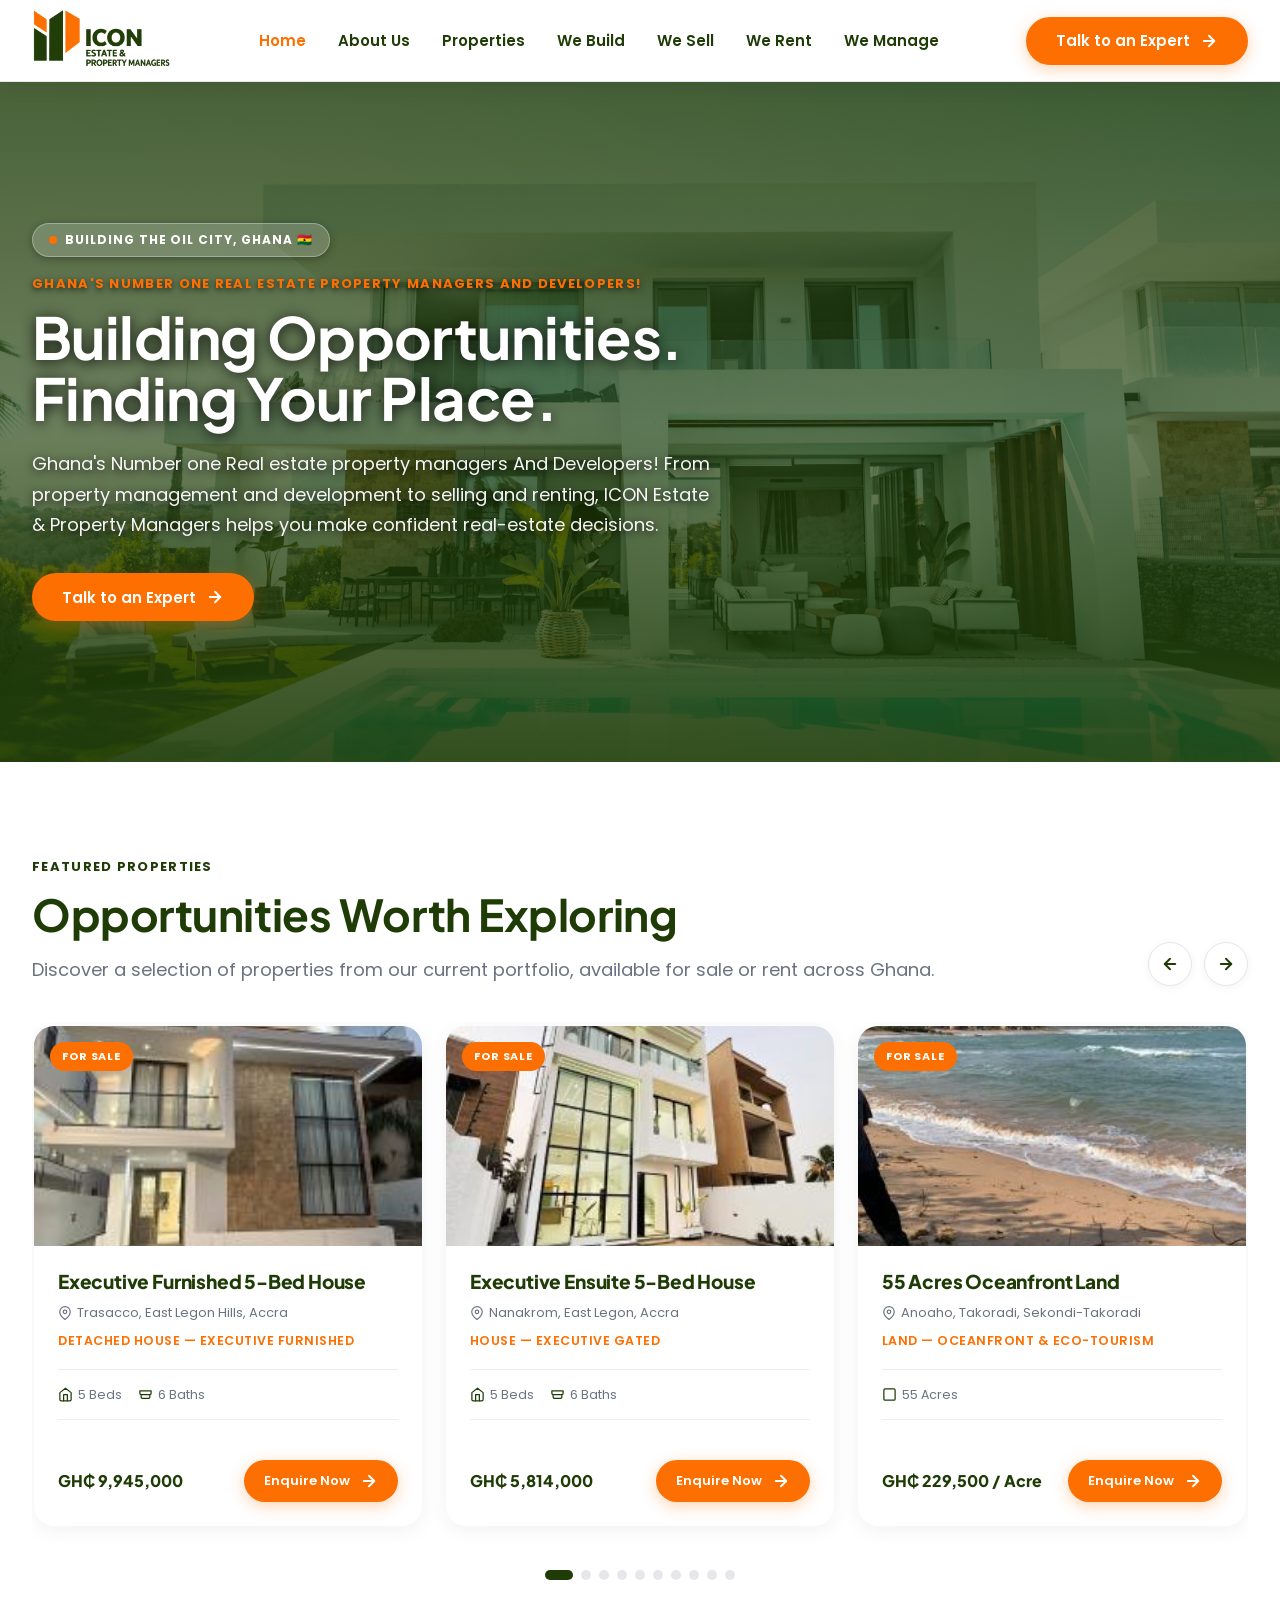
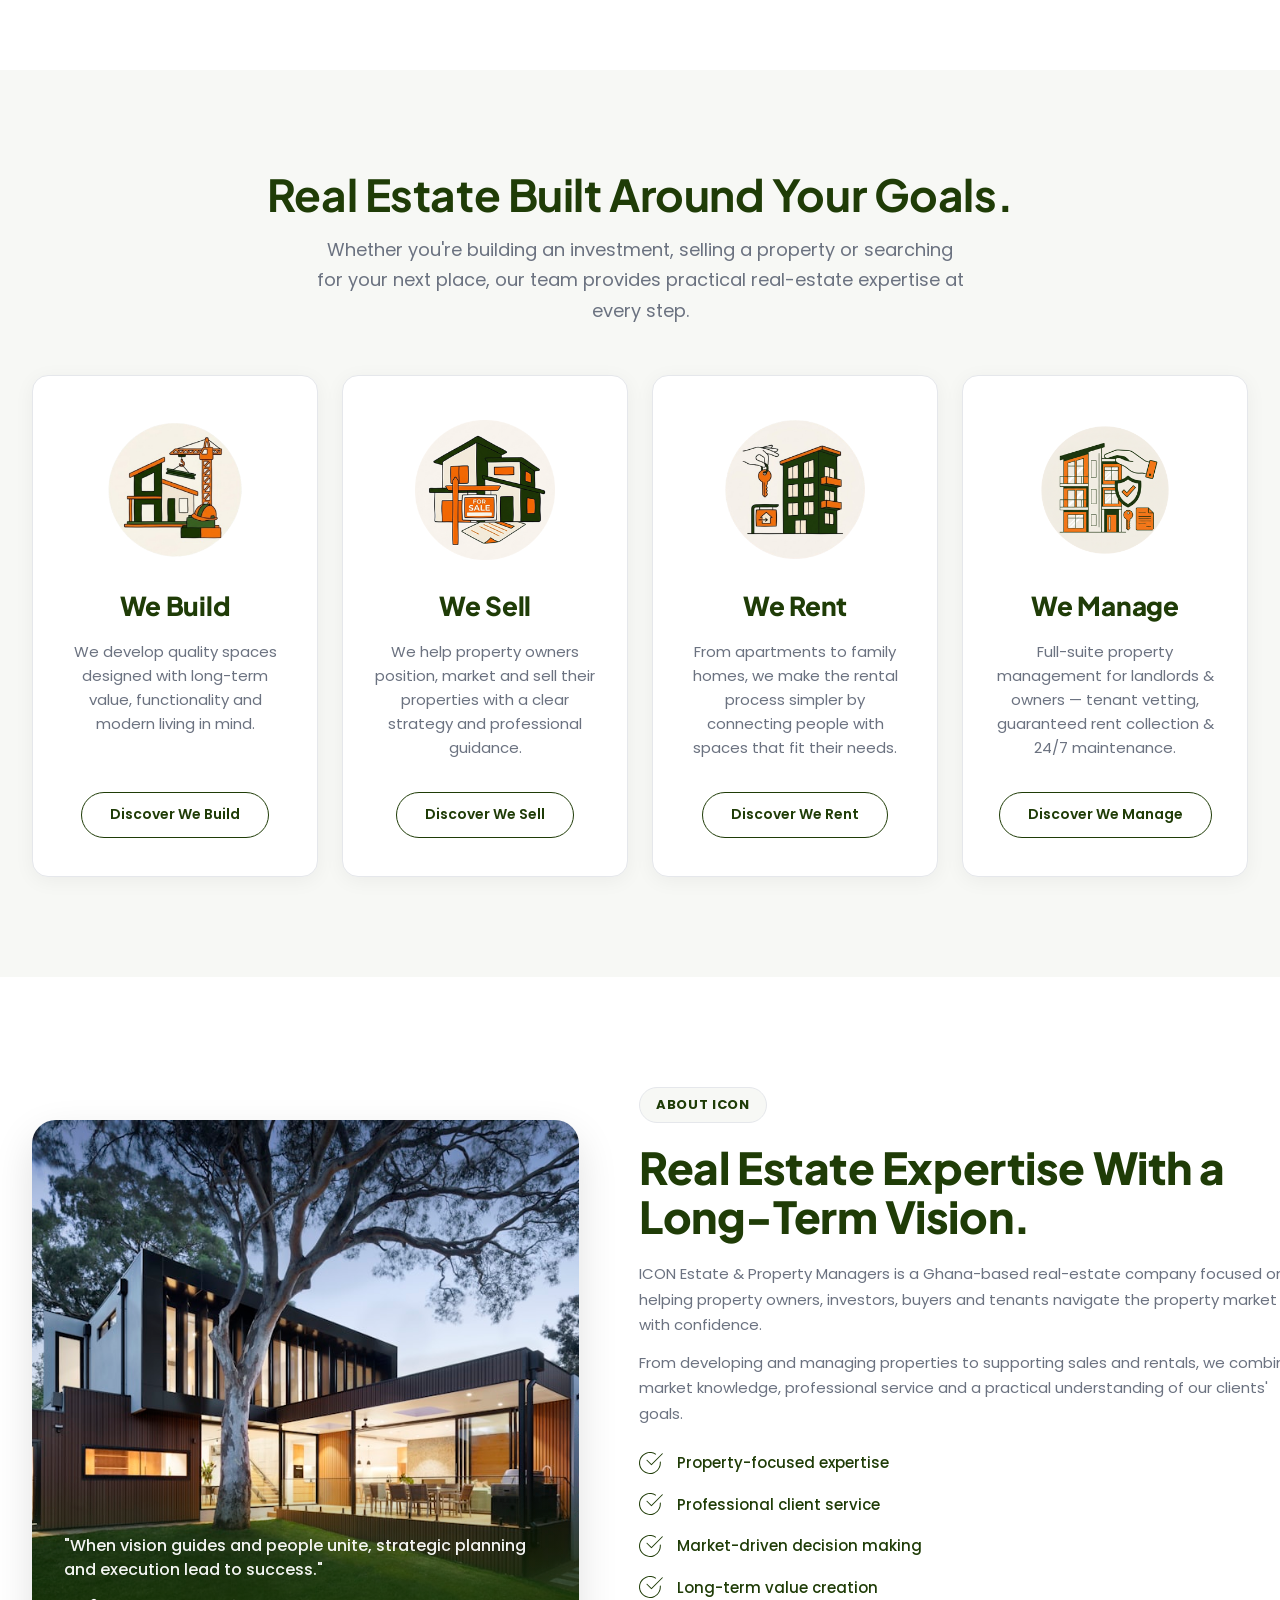
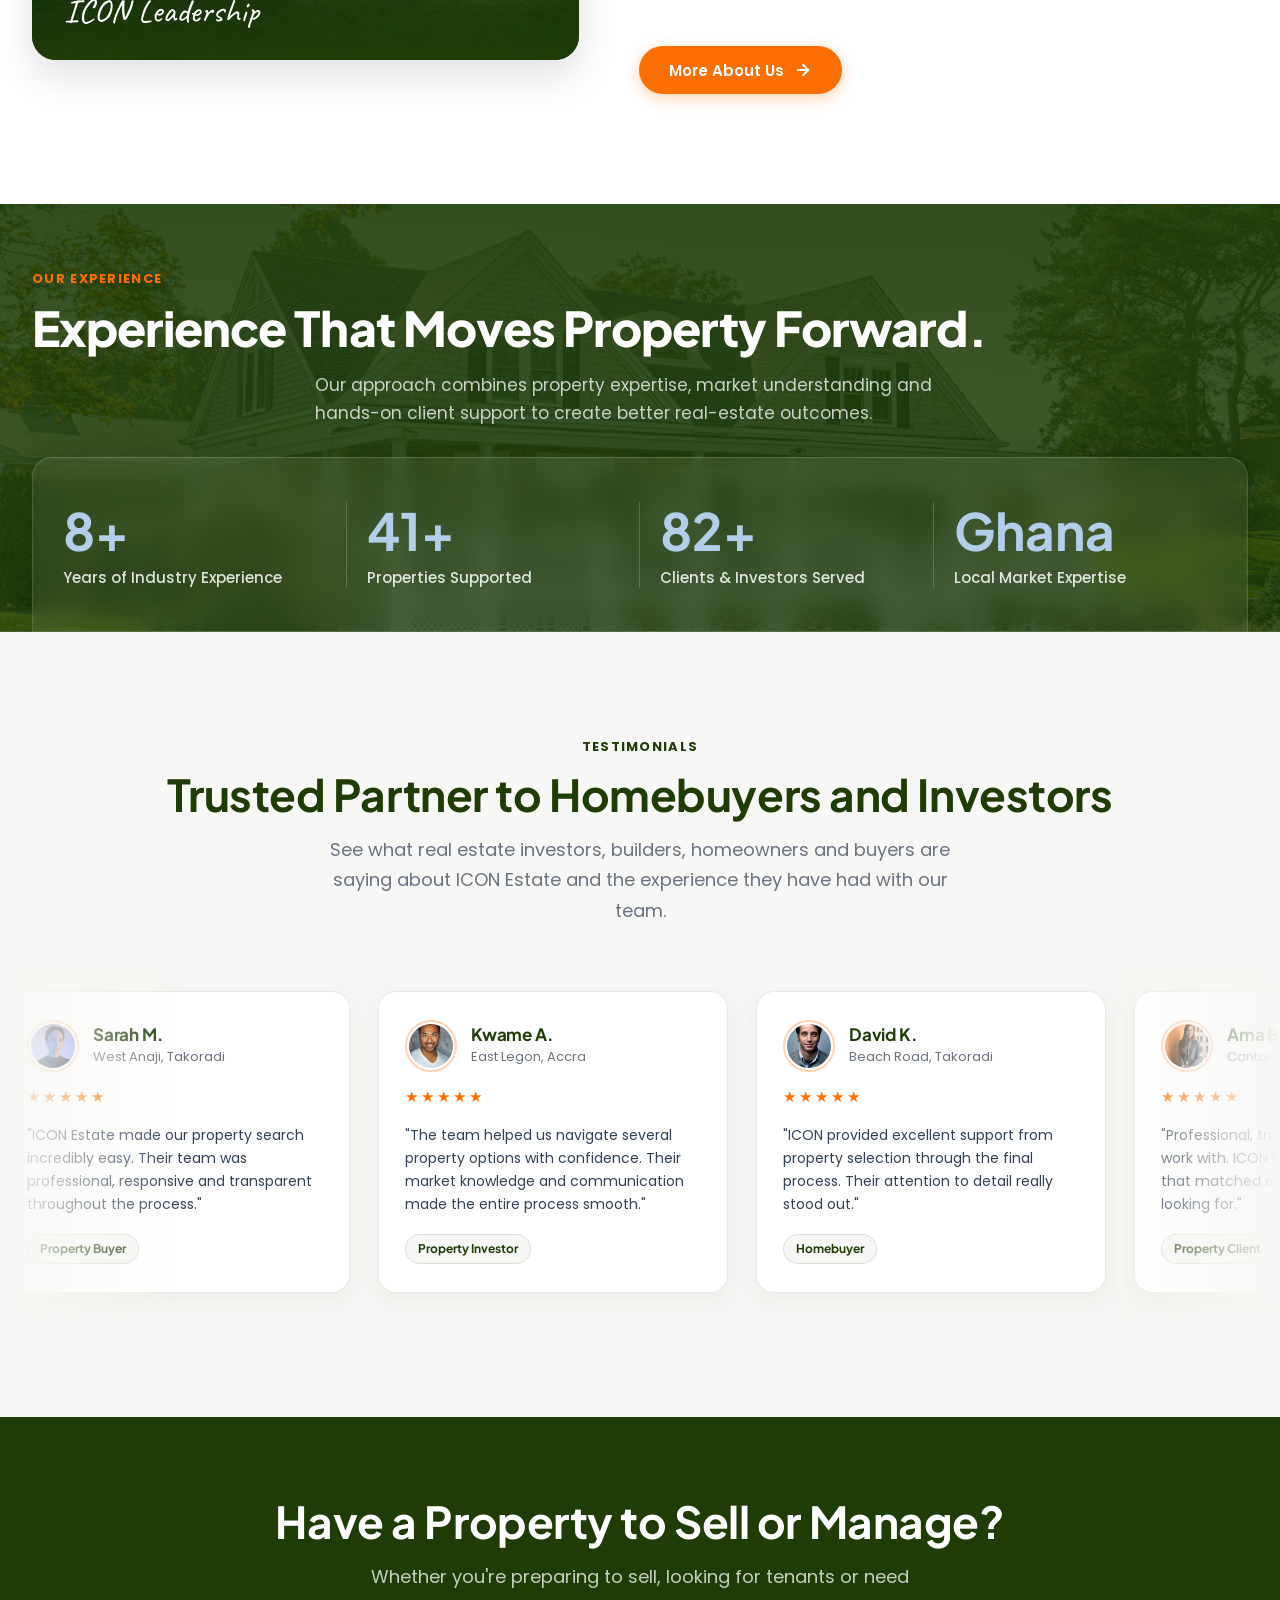
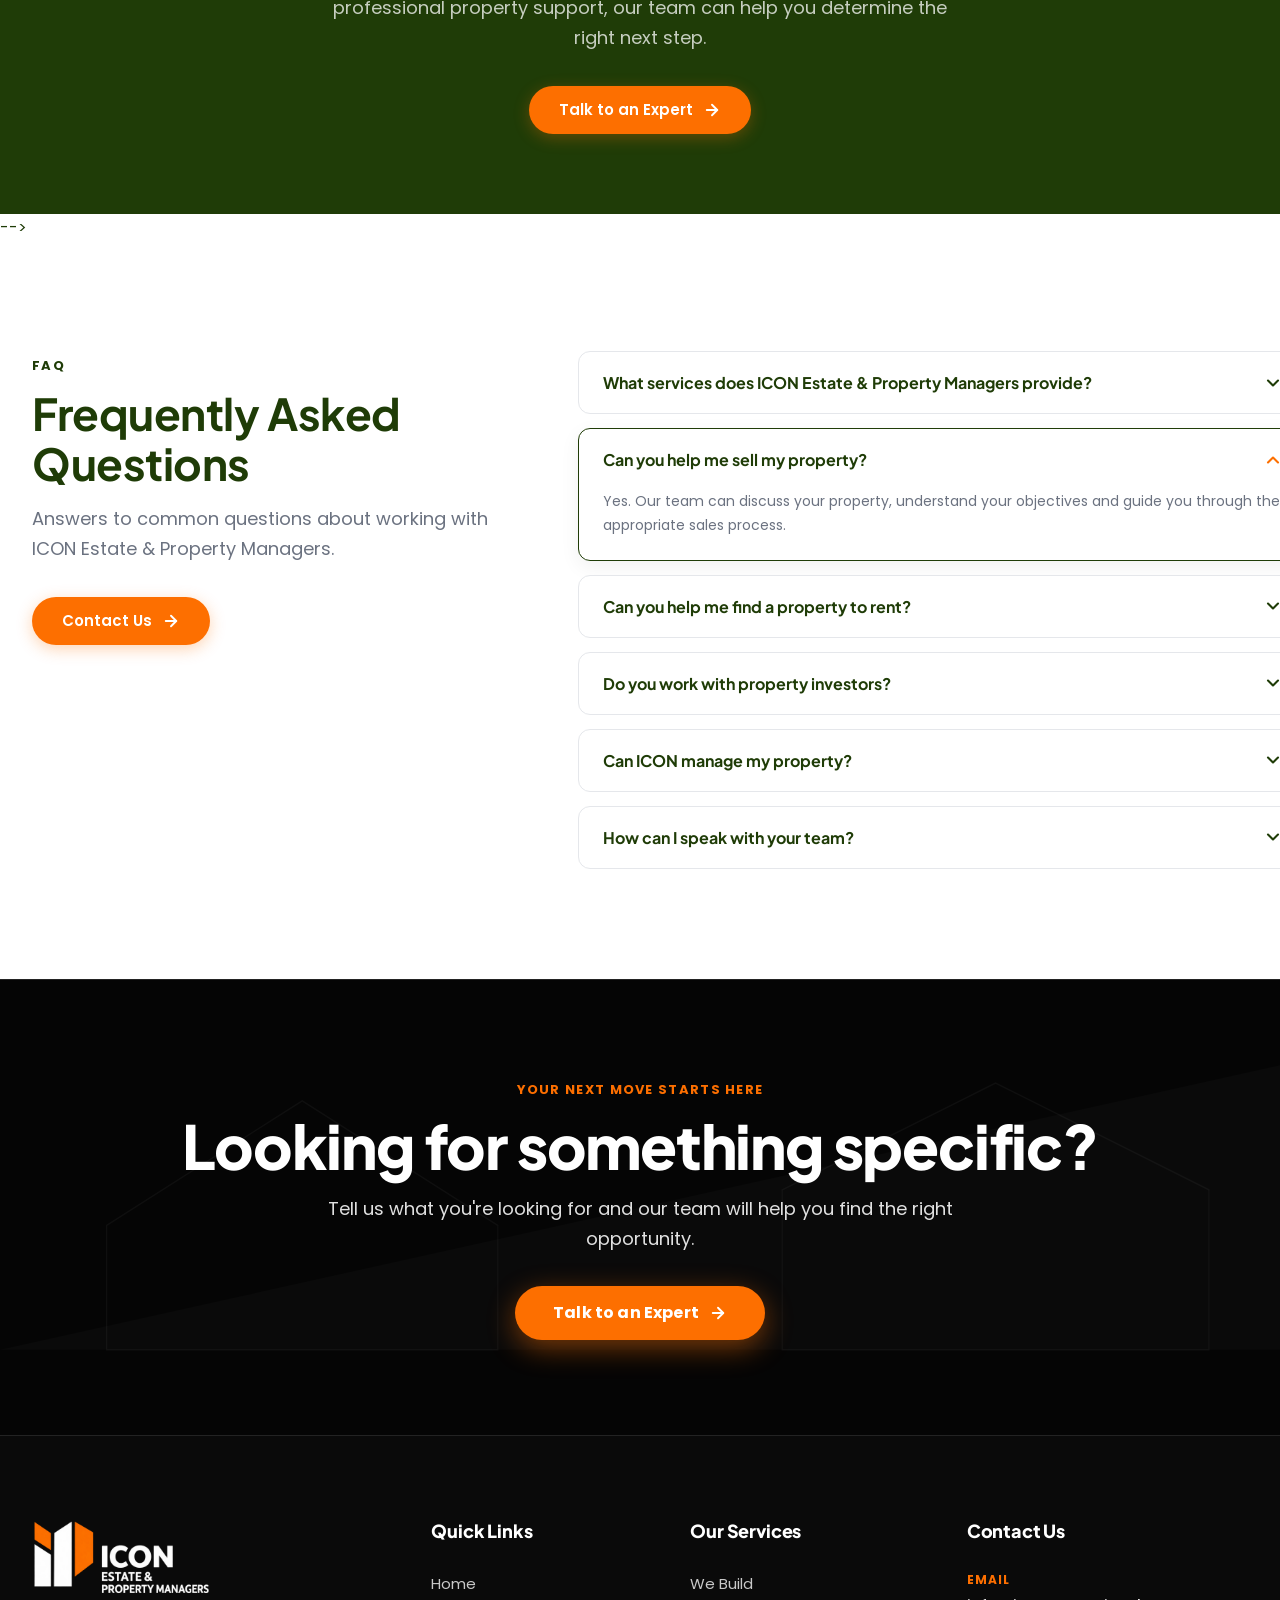
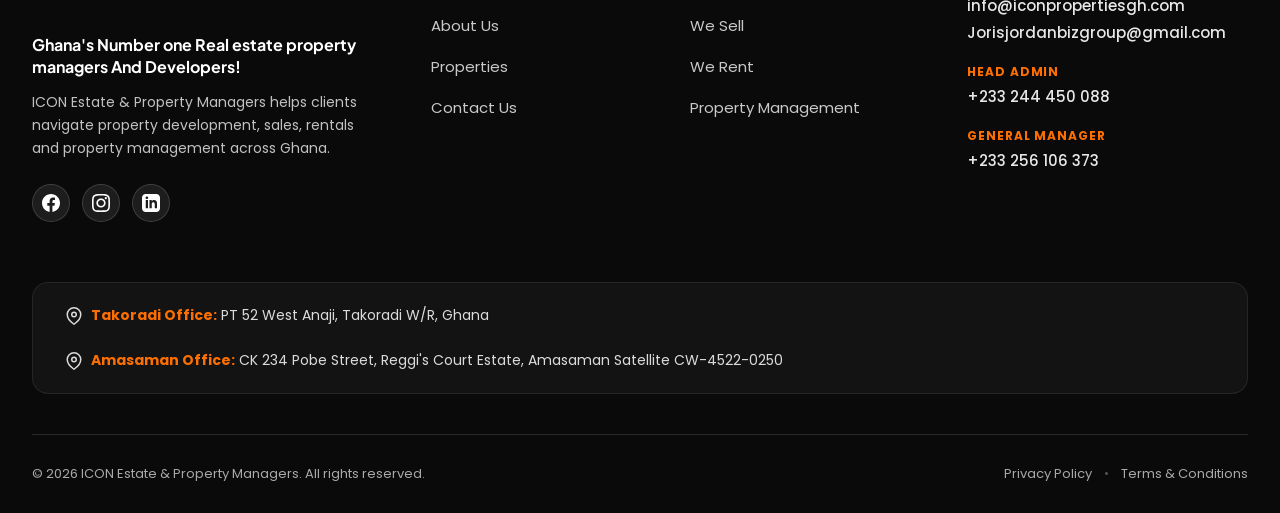
<file: index.html>
<!DOCTYPE html>
<html lang="en">

<head>
    <meta charset="UTF-8">
    <meta name="viewport" content="width=device-width, initial-scale=1.0">
    <title>ICON Estate & Property Managers | We Manage, We Build, We Sell, We Rent</title>
    <meta name="description"
        content="ICON Estate & Property Managers provides trusted, professional real-estate solutions for property management, development, sales and luxury rentals in Accra, Ghana.">

    <!-- Canonical URL -->
    <link rel="canonical" href="https://IconpropertiesGh.com/">

    <!-- Robots Directive -->
    <meta name="robots" content="index, follow">

    <!-- Favicon & Web Manifest -->
    <link rel="icon" type="image/png" href="images/Fave-icon-logo.png">
    <link rel="manifest" href="site.webmanifest">
    <meta name="theme-color" content="#fd6f00">

    <!-- Open Graph / Facebook -->
    <meta property="og:site_name" content="ICON Properties Ghana">
    <meta property="og:title" content="ICON Estate & Property Managers | We Manage, We Build, We Sell, We Rent">
    <meta property="og:description" content="ICON Estate & Property Managers provides trusted, professional real-estate solutions for property development, sales and luxury rentals in Accra, Ghana.">
    <meta property="og:type" content="website">
    <meta property="og:url" content="https://IconpropertiesGh.com/">
    <meta property="og:image" content="images/unsplash-5404-dd60a5c2.jpg">
    <meta property="og:locale" content="en_US">

    <!-- Twitter / X -->
    <meta name="twitter:card" content="summary_large_image">
    <meta name="twitter:title" content="ICON Estate & Property Managers | Ghana Real Estate">
    <meta name="twitter:description" content="Trusted professional real-estate solutions for property development, sales and luxury rentals in Ghana.">
    <meta name="twitter:image" content="images/unsplash-5404-dd60a5c2.jpg">

    <!-- Google Fonts: Poppins (Body/Buttons), Plus Jakarta Sans & Caveat (Signature) -->
    <link rel="preconnect" href="https://fonts.googleapis.com">
    <link rel="preconnect" href="https://fonts.gstatic.com" crossorigin>
    <link
        href="https://fonts.googleapis.com/css2?family=Caveat:wght@600;700&family=Plus+Jakarta+Sans:wght@600;700;800&family=Poppins:wght@400;500;600;700&display=swap"
        rel="stylesheet">

    <!-- CSS Stylesheet -->
    <link rel="stylesheet" href="css/style.css">

    <!-- JSON-LD Structured Data -->
    <script type="application/ld+json">
    {
      "@context": "https://schema.org",
      "@graph": [
        {
          "@type": "WebSite",
          "@id": "https://IconpropertiesGh.com/#website",
          "url": "https://IconpropertiesGh.com/",
          "name": "ICON Properties Ghana",
          "description": "Trusted real estate development, property sales and rental managers in Ghana.",
          "publisher": {
            "@id": "https://IconpropertiesGh.com/#organization"
          },
          "inLanguage": "en-US"
        },
        {
          "@type": "RealEstateAgent",
          "@id": "https://IconpropertiesGh.com/#organization",
          "name": "ICON Estate & Property Managers",
          "url": "https://IconpropertiesGh.com/",
          "logo": "https://IconpropertiesGh.com/images/Property-Logo.png",
          "image": "https://IconpropertiesGh.com/images/Property-Logo.png",
          "description": "Premier real estate company in Ghana specializing in property development (We Build), brokerage (We Sell), and residential & commercial property management (We Rent).",
          "email": "info@iconpropertiesgh.com",
          "slogan": "Building the Oil city, Ghana 🇬🇭",
          "address": {
            "@type": "PostalAddress",
            "streetAddress": "PT 52 West Anaji",
            "addressLocality": "Takoradi",
            "addressRegion": "Western Region",
            "addressCountry": "GH"
          },
          "areaServed": {
            "@type": "Country",
            "name": "Ghana"
          },
          "knowsAbout": ["Real Estate Development", "Property Sales", "Property Rentals", "Property Management Ghana"]
        }
      ]
    }
    </script>
</head>

<body>

    <!-- 1. HEADER SECTION (Clean Solid Sticky Header) -->
    <header class="site-header" id="site-header">
        <div class="container header-container">
            <!-- Official Brand Logo -->
            <a href="index.html" class="brand-logo" aria-label="ICON Estate & Property Managers Home">
                <img src="images/Property-Logo.png" alt="ICON Estate & Property Managers Logo" class="header-logo-img">
            </a>

            <!-- Desktop Navigation Links -->
            <nav class="nav-menu" id="nav-menu" aria-label="Main Navigation">
                <ul class="nav-list">
                    <li><a href="index.html" class="nav-link active">Home</a></li>
                    <li><a href="about.html" class="nav-link">About Us</a></li>
                    <li><a href="listings.html" class="nav-link">Properties</a></li>
                    <li><a href="we-build.html" class="nav-link">We Build</a></li>
                    <li><a href="we-sell.html" class="nav-link">We Sell</a></li>
                    <li><a href="we-rent.html" class="nav-link">We Rent</a></li>
                    <li><a href="we-manage.html" class="nav-link">We Manage</a></li>
                </ul>
            </nav>

            <!-- Header Action CTA Button -->
            <div class="header-actions">
                <a href="contact.html" class="btn btn-primary nav-cta">
                    <span>Talk to an Expert</span>
                    <svg class="btn-arrow" width="18" height="18" viewBox="0 0 24 24" fill="none" stroke="currentColor"
                        stroke-width="2.5" stroke-linecap="round" stroke-linejoin="round">
                        <line x1="5" y1="12" x2="19" y2="12"></line>
                        <polyline points="12 5 19 12 12 19"></polyline>
                    </svg>
                </a>

                <!-- Mobile Hamburger Button -->
                <button class="hamburger-toggle" id="hamburger-toggle" aria-expanded="false"
                    aria-controls="mobile-nav-overlay" aria-label="Open Navigation Menu">
                    <span class="hamburger-bar"></span>
                    <span class="hamburger-bar"></span>
                    <span class="hamburger-bar"></span>
                </button>
            </div>
        </div>
    </header>

    <!-- Mobile Navigation Drawer Overlay -->
    <div class="mobile-nav-overlay" id="mobile-nav-overlay" aria-hidden="true">
        <div class="mobile-nav-content">
            <div class="mobile-nav-header">
                <a href="index.html" class="brand-logo">
                    <img src="images/Property-Logo.png" alt="ICON Estate & Property Managers Logo"
                        class="mobile-logo-img">
                </a>
                <button class="mobile-nav-close" id="mobile-nav-close"
                    aria-label="Close Navigation Menu">&times;</button>
            </div>
            <nav class="mobile-nav-links">
                <a href="index.html" class="mobile-link active">Home</a>
                <a href="about.html" class="mobile-link">About Us</a>
                <a href="listings.html" class="mobile-link">Properties</a>
                <a href="we-build.html" class="mobile-link">We Build</a>
                <a href="we-sell.html" class="mobile-link">We Sell</a>
                <a href="we-rent.html" class="mobile-link">We Rent</a>
                <a href="we-manage.html" class="mobile-link">We Manage</a>
            </nav>
            <div class="mobile-nav-footer">
                <a href="contact.html" class="btn btn-primary btn-full mobile-cta">
                    <span>Talk to an Expert</span>
                    <svg class="btn-arrow" width="18" height="18" viewBox="0 0 24 24" fill="none" stroke="currentColor"
                        stroke-width="2.5" stroke-linecap="round" stroke-linejoin="round">
                        <line x1="5" y1="12" x2="19" y2="12"></line>
                        <polyline points="12 5 19 12 12 19"></polyline>
                    </svg>
                </a>
            </div>
        </div>
    </div>

    <!-- MAIN CONTENT WRAPPER -->
    <main>

        <!-- 1. HERO SECTION WITH BACKGROUND VIDEO -->
        <section class="hero-section" id="hero">
            <div class="hero-bg-wrapper">
                <video class="hero-bg-video" autoplay loop muted playsinline
                    poster="images/unsplash-5404-2801cff5.jpg">
                    <source src="images/Hero-short.mp4" type="video/mp4">
                </video>
                <div class="hero-overlay"></div>
            </div>

            <div class="container hero-container">
                <div class="hero-content-box">
                    <div class="hero-badge-pill">
                        <span class="badge-dot"></span>
                        <span class="badge-text">BUILDING THE OIL CITY, GHANA 🇬🇭</span>
                    </div>

                    <span class="hero-eyebrow">GHANA'S NUMBER ONE REAL ESTATE PROPERTY MANAGERS AND DEVELOPERS!</span>

                    <h1 class="hero-heading">
                        Building Opportunities.<br>Finding Your Place.
                    </h1>

                    <p class="hero-description">
                        Ghana's Number one Real estate property managers And Developers! From property management and development to selling and renting, ICON Estate & Property Managers helps you make confident real-estate decisions.
                    </p>

                    <div class="hero-actions">
                        <a href="contact.html" class="btn btn-primary">
                            <span>Talk to an Expert</span>
                            <svg class="btn-arrow" width="18" height="18" viewBox="0 0 24 24" fill="none"
                                stroke="currentColor" stroke-width="2.5" stroke-linecap="round" stroke-linejoin="round">
                                <line x1="5" y1="12" x2="19" y2="12"></line>
                                <polyline points="12 5 19 12 12 19"></polyline>
                            </svg>
                        </a>
                    </div>
                </div>
            </div>
        </section>

        <!-- 2. FEATURED PROPERTIES SLIDER SECTION -->
        <section class="popular-section" id="popular-properties">
            <div class="container">
                <div class="popular-header-flex">
                    <div class="reveal-on-scroll">
                        <span class="section-eyebrow">FEATURED PROPERTIES</span>
                        <h2 class="section-title">Opportunities Worth Exploring</h2>
                        <p class="section-description">Discover a selection of properties from our current portfolio,
                            available for sale or rent across Ghana.</p>
                    </div>

                    <!-- Carousel Navigation Controls -->
                    <div class="carousel-nav-btns">
                        <button class="carousel-arrow-btn" id="popular-prev-btn" aria-label="Previous property">
                            <svg width="18" height="18" viewBox="0 0 24 24" fill="none" stroke="currentColor"
                                stroke-width="2.5" stroke-linecap="round" stroke-linejoin="round">
                                <line x1="19" y1="12" x2="5" y2="12"></line>
                                <polyline points="12 19 5 12 12 5"></polyline>
                            </svg>
                        </button>
                        <button class="carousel-arrow-btn" id="popular-next-btn" aria-label="Next property">
                            <svg width="18" height="18" viewBox="0 0 24 24" fill="none" stroke="currentColor"
                                stroke-width="2.5" stroke-linecap="round" stroke-linejoin="round">
                                <line x1="5" y1="12" x2="19" y2="12"></line>
                                <polyline points="12 5 19 12 12 19"></polyline>
                            </svg>
                        </button>
                    </div>
                </div>

                <!-- Slider Track Container -->
                <div class="popular-slider-wrapper">
                    <div class="popular-cards-track" id="popular-cards-track">


                        <!-- Sale Card 1: Executive Furnished 5-Bed House [FOR SALE] -->
                        <article class="ws-prop-card" aria-label="Property listing">
                            <div class="ws-prop-img-wrap">
                                <img src="images/ppg-sale-trasacco-5bed.jpg" alt="Executive Furnished 5 Bedroom House in Trasacco, Accra" class="ws-prop-img" loading="lazy" draggable="false">
                                <span class="ws-prop-badge">FOR SALE</span>
                            </div>
                            <div class="ws-prop-body">
                                <h3 class="ws-prop-title">Executive Furnished 5-Bed House</h3>
                                <p class="ws-prop-location">
                                    <svg width="14" height="14" viewBox="0 0 24 24" fill="none" stroke="currentColor" stroke-width="2" stroke-linecap="round" stroke-linejoin="round" aria-hidden="true"><path d="M21 10c0 7-9 13-9 13s-9-6-9-13a9 9 0 0 1 18 0z"></path><circle cx="12" cy="10" r="3"></circle></svg>
                                    Trasacco, East Legon Hills, Accra
                                </p>
                                <p class="ws-prop-type">Detached House — Executive Furnished</p>
                                <div class="ws-prop-specs">
                                    <span class="ws-spec-item"><svg width="15" height="15" viewBox="0 0 24 24" fill="none" stroke="currentColor" stroke-width="2" stroke-linecap="round" stroke-linejoin="round" aria-hidden="true"><path d="M3 9l9-7 9 7v11a2 2 0 0 1-2 2H5a2 2 0 0 1-2-2z"></path><polyline points="9 22 9 12 15 12 15 22"></polyline></svg> 5 Beds</span>
                                    <span class="ws-spec-item"><svg width="15" height="15" viewBox="0 0 24 24" fill="none" stroke="currentColor" stroke-width="2" stroke-linecap="round" stroke-linejoin="round" aria-hidden="true"><path d="M5 12H19M5 12a2 2 0 0 1-2-2V6h18v4a2 2 0 0 1-2 2M5 12v4a2 2 0 0 0 2 2h10a2 2 0 0 0 2-2v-4"></path></svg> 6 Baths</span>
                                </div>
                                <div class="ws-prop-footer">
                                    <span class="ws-prop-price">GH₵ 9,945,000</span>
                                    <a href="we-sell.html#ws-seller-form" class="btn btn-primary ws-prop-cta">
                                        <span>Enquire Now</span>
                                        <svg class="btn-arrow" width="16" height="16" viewBox="0 0 24 24" fill="none" stroke="currentColor" stroke-width="2.5" stroke-linecap="round" stroke-linejoin="round"><line x1="5" y1="12" x2="19" y2="12"></line><polyline points="12 5 19 12 12 19"></polyline></svg>
                                    </a>
                                </div>
                            </div>
                        </article>

                        <!-- Sale Card 2: Executive Ensuite 5-Bed House [FOR SALE] -->
                        <article class="ws-prop-card" aria-label="Property listing">
                            <div class="ws-prop-img-wrap">
                                <img src="images/ppg-sale-nanakrom-5bed.jpg" alt="Executive Ensuite 5 Bedroom House in Nanakrom, Accra" class="ws-prop-img" loading="lazy" draggable="false">
                                <span class="ws-prop-badge">FOR SALE</span>
                            </div>
                            <div class="ws-prop-body">
                                <h3 class="ws-prop-title">Executive Ensuite 5-Bed House</h3>
                                <p class="ws-prop-location">
                                    <svg width="14" height="14" viewBox="0 0 24 24" fill="none" stroke="currentColor" stroke-width="2" stroke-linecap="round" stroke-linejoin="round" aria-hidden="true"><path d="M21 10c0 7-9 13-9 13s-9-6-9-13a9 9 0 0 1 18 0z"></path><circle cx="12" cy="10" r="3"></circle></svg>
                                    Nanakrom, East Legon, Accra
                                </p>
                                <p class="ws-prop-type">House — Executive Gated</p>
                                <div class="ws-prop-specs">
                                    <span class="ws-spec-item"><svg width="15" height="15" viewBox="0 0 24 24" fill="none" stroke="currentColor" stroke-width="2" stroke-linecap="round" stroke-linejoin="round" aria-hidden="true"><path d="M3 9l9-7 9 7v11a2 2 0 0 1-2 2H5a2 2 0 0 1-2-2z"></path><polyline points="9 22 9 12 15 12 15 22"></polyline></svg> 5 Beds</span>
                                    <span class="ws-spec-item"><svg width="15" height="15" viewBox="0 0 24 24" fill="none" stroke="currentColor" stroke-width="2" stroke-linecap="round" stroke-linejoin="round" aria-hidden="true"><path d="M5 12H19M5 12a2 2 0 0 1-2-2V6h18v4a2 2 0 0 1-2 2M5 12v4a2 2 0 0 0 2 2h10a2 2 0 0 0 2-2v-4"></path></svg> 6 Baths</span>
                                </div>
                                <div class="ws-prop-footer">
                                    <span class="ws-prop-price">GH₵ 5,814,000</span>
                                    <a href="we-sell.html#ws-seller-form" class="btn btn-primary ws-prop-cta">
                                        <span>Enquire Now</span>
                                        <svg class="btn-arrow" width="16" height="16" viewBox="0 0 24 24" fill="none" stroke="currentColor" stroke-width="2.5" stroke-linecap="round" stroke-linejoin="round"><line x1="5" y1="12" x2="19" y2="12"></line><polyline points="12 5 19 12 12 19"></polyline></svg>
                                    </a>
                                </div>
                            </div>
                        </article>

                        <!-- Sekondi-Takoradi Card 1: 55 Acres Oceanfront & Lagoon Land -->
                        <article class="ws-prop-card" aria-label="Property listing">
                            <div class="ws-prop-img-wrap">
                                <img src="images/gpc-sale-takoradi-ocean55.jpg" alt="55 Acres Beachside Land by the Ocean in Takoradi, Sekondi-Takoradi" class="ws-prop-img" loading="lazy" draggable="false">
                                <span class="ws-prop-badge">FOR SALE</span>
                            </div>
                            <div class="ws-prop-body">
                                <h3 class="ws-prop-title">55 Acres Oceanfront Land</h3>
                                <p class="ws-prop-location">
                                    <svg width="14" height="14" viewBox="0 0 24 24" fill="none" stroke="currentColor" stroke-width="2" stroke-linecap="round" stroke-linejoin="round" aria-hidden="true"><path d="M21 10c0 7-9 13-9 13s-9-6-9-13a9 9 0 0 1 18 0z"></path><circle cx="12" cy="10" r="3"></circle></svg>
                                    Anoaho, Takoradi, Sekondi-Takoradi
                                </p>
                                <p class="ws-prop-type">Land — Oceanfront & Eco-Tourism</p>
                                <div class="ws-prop-specs">
                                    <span class="ws-spec-item"><svg width="15" height="15" viewBox="0 0 24 24" fill="none" stroke="currentColor" stroke-width="2" stroke-linecap="round" stroke-linejoin="round" aria-hidden="true"><rect x="3" y="3" width="18" height="18" rx="2" ry="2"></rect></svg> 55 Acres</span>
                                </div>
                                <div class="ws-prop-footer">
                                    <span class="ws-prop-price">GH₵ 229,500 / Acre</span>
                                    <a href="we-sell.html#ws-seller-form" class="btn btn-primary ws-prop-cta">
                                        <span>Enquire Now</span>
                                        <svg class="btn-arrow" width="16" height="16" viewBox="0 0 24 24" fill="none" stroke="currentColor" stroke-width="2.5" stroke-linecap="round" stroke-linejoin="round"><line x1="5" y1="12" x2="19" y2="12"></line><polyline points="12 5 19 12 12 19"></polyline></svg>
                                    </a>
                                </div>
                            </div>
                        </article>

                        <!-- Sekondi-Takoradi Card 2: 3-Bed Off-Grid Solar House -->
                        <article class="ws-prop-card" aria-label="Property listing">
                            <div class="ws-prop-img-wrap">
                                <img src="images/gpc-sale-takoradi-shama3bed.jpg" alt="3 Bedrooms House in Shama Yabiw, Takoradi, Sekondi-Takoradi" class="ws-prop-img" loading="lazy" draggable="false">
                                <span class="ws-prop-badge">FOR SALE</span>
                            </div>
                            <div class="ws-prop-body">
                                <h3 class="ws-prop-title">3-Bed Off-Grid Solar House</h3>
                                <p class="ws-prop-location">
                                    <svg width="14" height="14" viewBox="0 0 24 24" fill="none" stroke="currentColor" stroke-width="2" stroke-linecap="round" stroke-linejoin="round" aria-hidden="true"><path d="M21 10c0 7-9 13-9 13s-9-6-9-13a9 9 0 0 1 18 0z"></path><circle cx="12" cy="10" r="3"></circle></svg>
                                    Shama Yabiw, Takoradi, Sekondi-Takoradi
                                </p>
                                <p class="ws-prop-type">Detached House — Full Solar & Borehole</p>
                                <div class="ws-prop-specs">
                                    <span class="ws-spec-item"><svg width="15" height="15" viewBox="0 0 24 24" fill="none" stroke="currentColor" stroke-width="2" stroke-linecap="round" stroke-linejoin="round" aria-hidden="true"><path d="M3 9l9-7 9 7v11a2 2 0 0 1-2 2H5a2 2 0 0 1-2-2z"></path><polyline points="9 22 9 12 15 12 15 22"></polyline></svg> 3 Beds</span>
                                    <span class="ws-spec-item"><svg width="15" height="15" viewBox="0 0 24 24" fill="none" stroke="currentColor" stroke-width="2" stroke-linecap="round" stroke-linejoin="round" aria-hidden="true"><path d="M5 12H19M5 12a2 2 0 0 1-2-2V6h18v4a2 2 0 0 1-2 2M5 12v4a2 2 0 0 0 2 2h10a2 2 0 0 0 2-2v-4"></path></svg> 3 Baths</span>
                                </div>
                                <div class="ws-prop-footer">
                                    <span class="ws-prop-price">GH₵ 420,000</span>
                                    <a href="we-sell.html#ws-seller-form" class="btn btn-primary ws-prop-cta">
                                        <span>Enquire Now</span>
                                        <svg class="btn-arrow" width="16" height="16" viewBox="0 0 24 24" fill="none" stroke="currentColor" stroke-width="2.5" stroke-linecap="round" stroke-linejoin="round"><line x1="5" y1="12" x2="19" y2="12"></line><polyline points="12 5 19 12 12 19"></polyline></svg>
                                    </a>
                                </div>
                            </div>
                        </article>

                        <!-- Rental Card 1: Dzorwulu Fully Furnished 2-Bed [FOR RENT] -->
                        <article class="ws-prop-card" aria-label="Property listing">
                            <div class="ws-prop-img-wrap">
                                <img src="images/ppg-fully-furnished-apartment-lfb8IQ5WSm1NCvfIKFrU-451df6ea.jpg"
                                    alt="Fully Furnished 2 Bedroom Apartment in Dzorwulu, Accra" class="ws-prop-img"
                                    loading="lazy" draggable="false">
                                <span class="ws-prop-badge">FOR RENT</span>
                            </div>
                            <div class="ws-prop-body">
                                <h3 class="ws-prop-title">Fully Furnished 2-Bed Apartment</h3>
                                <p class="ws-prop-location">
                                    <svg width="14" height="14" viewBox="0 0 24 24" fill="none" stroke="currentColor" stroke-width="2" stroke-linecap="round" stroke-linejoin="round" aria-hidden="true"><path d="M21 10c0 7-9 13-9 13s-9-6-9-13a9 9 0 0 1 18 0z"></path><circle cx="12" cy="10" r="3"></circle></svg>
                                    Odotei Tsui St., Dzorwulu, Accra
                                </p>
                                <p class="ws-prop-type">Apartment — Fully Furnished, Move-in Ready</p>
                                <div class="ws-prop-specs">
                                    <span class="ws-spec-item">
                                        <svg width="15" height="15" viewBox="0 0 24 24" fill="none" stroke="currentColor" stroke-width="2" stroke-linecap="round" stroke-linejoin="round" aria-hidden="true"><path d="M3 9l9-7 9 7v11a2 2 0 0 1-2 2H5a2 2 0 0 1-2-2z"></path><polyline points="9 22 9 12 15 12 15 22"></polyline></svg>
                                        2 Beds
                                    </span>
                                    <span class="ws-spec-item">
                                        <svg width="15" height="15" viewBox="0 0 24 24" fill="none" stroke="currentColor" stroke-width="2" stroke-linecap="round" stroke-linejoin="round" aria-hidden="true"><path d="M5 12H19M5 12a2 2 0 0 1-2-2V6h18v4a2 2 0 0 1-2 2M5 12v4a2 2 0 0 0 2 2h10a2 2 0 0 0 2-2v-4"></path></svg>
                                        2 Baths
                                    </span>
                                </div>
                                <div class="ws-prop-footer">
                                    <span class="ws-prop-price">GH₵ 27,500 / Mo</span>
                                    <a href="we-rent.html#wr-requirements" class="btn btn-primary ws-prop-cta">
                                        <span>Enquire Now</span>
                                        <svg class="btn-arrow" width="16" height="16" viewBox="0 0 24 24" fill="none" stroke="currentColor" stroke-width="2.5" stroke-linecap="round" stroke-linejoin="round"><line x1="5" y1="12" x2="19" y2="12"></line><polyline points="12 5 19 12 12 19"></polyline></svg>
                                    </a>
                                </div>
                            </div>
                        </article>

                        <!-- Rental Card 2: East Airport 4-Bed House [FOR RENT] -->
                        <article class="ws-prop-card" aria-label="Property listing">
                            <div class="ws-prop-img-wrap">
                                <img src="images/ppg-4-bedroom-house-for-rent-in-a-serene-neighborhood-U4JJfLkJZ86Le1WLnzXu-fae55781.jpg"
                                    alt="4 Bedroom House For Rent in East Airport, Accra" class="ws-prop-img"
                                    loading="lazy" draggable="false">
                                <span class="ws-prop-badge">FOR RENT</span>
                            </div>
                            <div class="ws-prop-body">
                                <h3 class="ws-prop-title">4-Bed House in Serene Area</h3>
                                <p class="ws-prop-location">
                                    <svg width="14" height="14" viewBox="0 0 24 24" fill="none" stroke="currentColor" stroke-width="2" stroke-linecap="round" stroke-linejoin="round" aria-hidden="true"><path d="M21 10c0 7-9 13-9 13s-9-6-9-13a9 9 0 0 1 18 0z"></path><circle cx="12" cy="10" r="3"></circle></svg>
                                    East Airport, Airport Residential, Accra
                                </p>
                                <p class="ws-prop-type">Detached House — Quiet Residential</p>
                                <div class="ws-prop-specs">
                                    <span class="ws-spec-item">
                                        <svg width="15" height="15" viewBox="0 0 24 24" fill="none" stroke="currentColor" stroke-width="2" stroke-linecap="round" stroke-linejoin="round" aria-hidden="true"><path d="M3 9l9-7 9 7v11a2 2 0 0 1-2 2H5a2 2 0 0 1-2-2z"></path><polyline points="9 22 9 12 15 12 15 22"></polyline></svg>
                                        4 Beds
                                    </span>
                                    <span class="ws-spec-item">
                                        <svg width="15" height="15" viewBox="0 0 24 24" fill="none" stroke="currentColor" stroke-width="2" stroke-linecap="round" stroke-linejoin="round" aria-hidden="true"><path d="M5 12H19M5 12a2 2 0 0 1-2-2V6h18v4a2 2 0 0 1-2 2M5 12v4a2 2 0 0 0 2 2h10a2 2 0 0 0 2-2v-4"></path></svg>
                                        4 Baths
                                    </span>
                                </div>
                                <div class="ws-prop-footer">
                                    <span class="ws-prop-price">GH₵ 27,500 / Mo</span>
                                    <a href="we-rent.html#wr-requirements" class="btn btn-primary ws-prop-cta">
                                        <span>Enquire Now</span>
                                        <svg class="btn-arrow" width="16" height="16" viewBox="0 0 24 24" fill="none" stroke="currentColor" stroke-width="2.5" stroke-linecap="round" stroke-linejoin="round"><line x1="5" y1="12" x2="19" y2="12"></line><polyline points="12 5 19 12 12 19"></polyline></svg>
                                    </a>
                                </div>
                            </div>
                        </article>

                        <!-- Rental Card 3: Labone Executive Furnished 2-Bed Suite [FOR RENT] -->
                        <article class="ws-prop-card" aria-label="Property listing">
                            <div class="ws-prop-img-wrap">
                                <img src="images/ppg-executive-furnished-2-bedroom-V8gJgbfZeUgDrKTVPjzB-fff43358.jpg"
                                    alt="Executive Furnished 2 Bedroom Apartment in Labone, Cantonments, Accra" class="ws-prop-img"
                                    loading="lazy" draggable="false">
                                <span class="ws-prop-badge">FOR RENT</span>
                            </div>
                            <div class="ws-prop-body">
                                <h3 class="ws-prop-title">Executive Furnished 2-Bed Suite</h3>
                                <p class="ws-prop-location">
                                    <svg width="14" height="14" viewBox="0 0 24 24" fill="none" stroke="currentColor" stroke-width="2" stroke-linecap="round" stroke-linejoin="round" aria-hidden="true"><path d="M21 10c0 7-9 13-9 13s-9-6-9-13a9 9 0 0 1 18 0z"></path><circle cx="12" cy="10" r="3"></circle></svg>
                                    Labone, Cantonments Area, Accra
                                </p>
                                <p class="ws-prop-type">Luxury Suite — Prime Location</p>
                                <div class="ws-prop-specs">
                                    <span class="ws-spec-item">
                                        <svg width="15" height="15" viewBox="0 0 24 24" fill="none" stroke="currentColor" stroke-width="2" stroke-linecap="round" stroke-linejoin="round" aria-hidden="true"><path d="M3 9l9-7 9 7v11a2 2 0 0 1-2 2H5a2 2 0 0 1-2-2z"></path><polyline points="9 22 9 12 15 12 15 22"></polyline></svg>
                                        2 Beds
                                    </span>
                                    <span class="ws-spec-item">
                                        <svg width="15" height="15" viewBox="0 0 24 24" fill="none" stroke="currentColor" stroke-width="2" stroke-linecap="round" stroke-linejoin="round" aria-hidden="true"><path d="M5 12H19M5 12a2 2 0 0 1-2-2V6h18v4a2 2 0 0 1-2 2M5 12v4a2 2 0 0 0 2 2h10a2 2 0 0 0 2-2v-4"></path></svg>
                                        3 Baths
                                    </span>
                                </div>
                                <div class="ws-prop-footer">
                                    <span class="ws-prop-price">GH₵ 30,600 / Mo</span>
                                    <a href="we-rent.html#wr-requirements" class="btn btn-primary ws-prop-cta">
                                        <span>Enquire Now</span>
                                        <svg class="btn-arrow" width="16" height="16" viewBox="0 0 24 24" fill="none" stroke="currentColor" stroke-width="2.5" stroke-linecap="round" stroke-linejoin="round"><line x1="5" y1="12" x2="19" y2="12"></line><polyline points="12 5 19 12 12 19"></polyline></svg>
                                    </a>
                                </div>
                            </div>
                        </article>

                        <!-- Card 5: East Legon Executive Penthouse [FOR SALE] -->
                        <article class="ws-prop-card" aria-label="Property listing">
                            <div class="ws-prop-img-wrap">
                                <img src="images/prop-eastlegon-ph.jpg"
                                    alt="Luxury Executive Penthouse in East Legon, Accra" class="ws-prop-img" loading="lazy"
                                    draggable="false">
                                <span class="ws-prop-badge">FOR SALE</span>
                            </div>
                            <div class="ws-prop-body">
                                <h3 class="ws-prop-title">East Legon Executive Penthouse</h3>
                                <p class="ws-prop-location">
                                    <svg width="14" height="14" viewBox="0 0 24 24" fill="none" stroke="currentColor"
                                        stroke-width="2" stroke-linecap="round" stroke-linejoin="round" aria-hidden="true">
                                        <path d="M21 10c0 7-9 13-9 13s-9-6-9-13a9 9 0 0 1 18 0z"></path>
                                        <circle cx="12" cy="10" r="3"></circle>
                                    </svg>
                                    East Legon, Accra
                                </p>
                                <p class="ws-prop-type">Luxury Penthouse — Private Pool & Terrace</p>
                                <div class="ws-prop-specs">
                                    <span class="ws-spec-item">
                                        <svg width="15" height="15" viewBox="0 0 24 24" fill="none" stroke="currentColor" stroke-width="2" stroke-linecap="round" stroke-linejoin="round" aria-hidden="true">
                                            <path d="M3 9l9-7 9 7v11a2 2 0 0 1-2 2H5a2 2 0 0 1-2-2z"></path>
                                            <polyline points="9 22 9 12 15 12 15 22"></polyline>
                                        </svg>
                                        5 Beds
                                    </span>
                                    <span class="ws-spec-item">
                                        <svg width="15" height="15" viewBox="0 0 24 24" fill="none" stroke="currentColor" stroke-width="2" stroke-linecap="round" stroke-linejoin="round" aria-hidden="true">
                                            <path d="M5 12H19M5 12a2 2 0 0 1-2-2V6h18v4a2 2 0 0 1-2 2M5 12v4a2 2 0 0 0 2 2h10a2 2 0 0 0 2-2v-4"></path>
                                        </svg>
                                        5 Baths
                                    </span>
                                </div>
                                <div class="ws-prop-footer">
                                    <span class="ws-prop-price">GH₵ 12,500,000</span>
                                    <a href="we-sell.html#ws-seller-form" class="btn btn-primary ws-prop-cta">
                                        <span>Enquire Now</span>
                                        <svg class="btn-arrow" width="16" height="16" viewBox="0 0 24 24" fill="none" stroke="currentColor" stroke-width="2.5" stroke-linecap="round" stroke-linejoin="round">
                                            <line x1="5" y1="12" x2="19" y2="12"></line>
                                            <polyline points="12 5 19 12 12 19"></polyline>
                                        </svg>
                                    </a>
                                </div>
                            </div>
                        </article>

                        <!-- Card 6: Trasacco Luxury Detached Villa [FOR SALE] -->
                        <article class="ws-prop-card" aria-label="Property listing">
                            <div class="ws-prop-img-wrap">
                                <img src="images/prop-trasacco-det.jpg"
                                    alt="Trasacco Valley Detached Luxury Residence" class="ws-prop-img" loading="lazy"
                                    draggable="false">
                                <span class="ws-prop-badge">FOR SALE</span>
                            </div>
                            <div class="ws-prop-body">
                                <h3 class="ws-prop-title">Trasacco Valley Detached Villa</h3>
                                <p class="ws-prop-location">
                                    <svg width="14" height="14" viewBox="0 0 24 24" fill="none" stroke="currentColor" stroke-width="2" stroke-linecap="round" stroke-linejoin="round" aria-hidden="true">
                                        <path d="M21 10c0 7-9 13-9 13s-9-6-9-13a9 9 0 0 1 18 0z"></path>
                                        <circle cx="12" cy="10" r="3"></circle>
                                    </svg>
                                    Trasacco Valley, Accra
                                </p>
                                <p class="ws-prop-type">Gated Estate — 2-Car Garage</p>
                                <div class="ws-prop-specs">
                                    <span class="ws-spec-item">
                                        <svg width="15" height="15" viewBox="0 0 24 24" fill="none" stroke="currentColor" stroke-width="2" stroke-linecap="round" stroke-linejoin="round" aria-hidden="true">
                                            <path d="M3 9l9-7 9 7v11a2 2 0 0 1-2 2H5a2 2 0 0 1-2-2z"></path>
                                            <polyline points="9 22 9 12 15 12 15 22"></polyline>
                                        </svg>
                                        6 Beds
                                    </span>
                                    <span class="ws-spec-item">
                                        <svg width="15" height="15" viewBox="0 0 24 24" fill="none" stroke="currentColor" stroke-width="2" stroke-linecap="round" stroke-linejoin="round" aria-hidden="true">
                                            <path d="M5 12H19M5 12a2 2 0 0 1-2-2V6h18v4a2 2 0 0 1-2 2M5 12v4a2 2 0 0 0 2 2h10a2 2 0 0 0 2-2v-4"></path>
                                        </svg>
                                        6 Baths
                                    </span>
                                </div>
                                <div class="ws-prop-footer">
                                    <span class="ws-prop-price">GH₵ 18,200,000</span>
                                    <a href="we-sell.html#ws-seller-form" class="btn btn-primary ws-prop-cta">
                                        <span>Enquire Now</span>
                                        <svg class="btn-arrow" width="16" height="16" viewBox="0 0 24 24" fill="none" stroke="currentColor" stroke-width="2.5" stroke-linecap="round" stroke-linejoin="round">
                                            <line x1="5" y1="12" x2="19" y2="12"></line>
                                            <polyline points="12 5 19 12 12 19"></polyline>
                                        </svg>
                                    </a>
                                </div>
                            </div>
                        </article>

                        <!-- Card 7: Akosombo Waterfront Estate [FOR SALE] -->
                        <article class="ws-prop-card" aria-label="Property listing">
                            <div class="ws-prop-img-wrap">
                                <img src="images/prop-akosombo-estate.jpg"
                                    alt="Akosombo Waterfront Luxury Estate" class="ws-prop-img" loading="lazy"
                                    draggable="false">
                                <span class="ws-prop-badge">FOR SALE</span>
                            </div>
                            <div class="ws-prop-body">
                                <h3 class="ws-prop-title">Akosombo Waterfront Villa</h3>
                                <p class="ws-prop-location">
                                    <svg width="14" height="14" viewBox="0 0 24 24" fill="none" stroke="currentColor" stroke-width="2" stroke-linecap="round" stroke-linejoin="round" aria-hidden="true">
                                        <path d="M21 10c0 7-9 13-9 13s-9-6-9-13a9 9 0 0 1 18 0z"></path>
                                        <circle cx="12" cy="10" r="3"></circle>
                                    </svg>
                                    Lake Volta View, Akosombo
                                </p>
                                <p class="ws-prop-type">Resort Living — Lake View Plot</p>
                                <div class="ws-prop-specs">
                                    <span class="ws-spec-item">
                                        <svg width="15" height="15" viewBox="0 0 24 24" fill="none" stroke="currentColor" stroke-width="2" stroke-linecap="round" stroke-linejoin="round" aria-hidden="true">
                                            <path d="M3 9l9-7 9 7v11a2 2 0 0 1-2 2H5a2 2 0 0 1-2-2z"></path>
                                            <polyline points="9 22 9 12 15 12 15 22"></polyline>
                                        </svg>
                                        4 Beds
                                    </span>
                                    <span class="ws-spec-item">
                                        <svg width="15" height="15" viewBox="0 0 24 24" fill="none" stroke="currentColor" stroke-width="2" stroke-linecap="round" stroke-linejoin="round" aria-hidden="true">
                                            <path d="M5 12H19M5 12a2 2 0 0 1-2-2V6h18v4a2 2 0 0 1-2 2M5 12v4a2 2 0 0 0 2 2h10a2 2 0 0 0 2-2v-4"></path>
                                        </svg>
                                        4 Baths
                                    </span>
                                </div>
                                <div class="ws-prop-footer">
                                    <span class="ws-prop-price">GH₵ 4,500,000</span>
                                    <a href="we-sell.html#ws-seller-form" class="btn btn-primary ws-prop-cta">
                                        <span>Enquire Now</span>
                                        <svg class="btn-arrow" width="16" height="16" viewBox="0 0 24 24" fill="none" stroke="currentColor" stroke-width="2.5" stroke-linecap="round" stroke-linejoin="round">
                                            <line x1="5" y1="12" x2="19" y2="12"></line>
                                            <polyline points="12 5 19 12 12 19"></polyline>
                                        </svg>
                                    </a>
                                </div>
                            </div>
                        </article>

                    </div>
                </div>

                <!-- Interactive Dots Navigation Wrapper -->
                <div class="carousel-dots-wrapper" id="popular-dots-wrapper">
                    <!-- Dots generated dynamically via script.js -->
                </div>
            </div>
        </section>

        <!-- 3. SERVICES SECTION (WE BUILD, WE SELL, WE RENT) -->
        <section class="services-3card-section" id="services">
            <div class="container">

                <div class="services-header text-center reveal-on-scroll">
                    <h2 class="section-title">Real Estate Built Around Your Goals.</h2>
                    <p class="section-description max-w-650">
                        Whether you're building an investment, selling a property or searching for your next place, our
                        team provides practical real-estate expertise at every step.
                    </p>
                </div>

                <div class="services-3card-grid reveal-grid">

                    <!-- Card 1: We Build -->
                    <article class="service-arch-card reveal-card">
                        <div class="icon-arch-wrap">
                            <img src="images/We-build.png" alt="We Build Icon" class="service-card-icon-img">
                        </div>
                        <h3 class="arch-card-title">We Build</h3>
                        <p class="arch-card-desc">
                            We develop quality spaces designed with long-term value, functionality and modern living in
                            mind.
                        </p>
                        <a href="we-build.html" class="arch-pill-btn">Discover We Build</a>
                    </article>

                    <!-- Card 2: We Sell -->
                    <article class="service-arch-card reveal-card">
                        <div class="icon-arch-wrap">
                            <img src="images/we-sell.png" alt="We Sell Icon" class="service-card-icon-img">
                        </div>
                        <h3 class="arch-card-title">We Sell</h3>
                        <p class="arch-card-desc">
                            We help property owners position, market and sell their properties with a clear strategy and
                            professional guidance.
                        </p>
                        <a href="we-sell.html" class="arch-pill-btn">Discover We Sell</a>
                    </article>

                    <!-- Card 3: We Rent -->
                    <article class="service-arch-card reveal-card">
                        <div class="icon-arch-wrap">
                            <img src="images/We-Rent.png" alt="We Rent Icon" class="service-card-icon-img">
                        </div>
                        <h3 class="arch-card-title">We Rent</h3>
                        <p class="arch-card-desc">
                            From apartments to family homes, we make the rental process simpler by connecting people
                            with spaces that fit their needs.
                        </p>
                        <a href="we-rent.html" class="arch-pill-btn">Discover We Rent</a>
                    </article>

                    <!-- Card 4: We Manage -->
                    <article class="service-arch-card reveal-card">
                        <div class="icon-arch-wrap">
                            <img src="images/Buyer-holding-property.png" alt="We Manage Icon" class="service-card-icon-img">
                        </div>
                        <h3 class="arch-card-title">We Manage</h3>
                        <p class="arch-card-desc">
                            Full-suite property management for landlords & owners — tenant vetting, guaranteed rent collection & 24/7 maintenance.
                        </p>
                        <a href="we-manage.html" class="arch-pill-btn">Discover We Manage</a>
                    </article>

                </div>

            </div>
        </section>

        <!-- 4. ABOUT US SECTION -->
        <section class="about-section" id="about">
            <div class="container">
                <div class="about-exact-grid">

                    <!-- Left Column: Luxury Modern Real Estate Architecture Image with Overlay -->
                    <div class="about-portrait-col">
                        <div class="about-portrait-card">
                            <img src="images/unsplash-5404-494e0a16.jpg"
                                alt="ICON Modern Luxury Real Estate Architecture" class="about-portrait-img"
                                loading="lazy">
                            <div class="about-quote-overlay">
                                <p class="about-quote-text">
                                    "When vision guides and people unite, strategic planning and execution lead to
                                    success."
                                </p>
                                <div class="about-signature-text">ICON Leadership</div>
                            </div>
                        </div>
                    </div>

                    <!-- Right Column: About Details, Custom SVG Checklist & Global Orange Button -->
                    <div class="about-exact-content">
                        <div class="about-pill-tag">ABOUT ICON</div>

                        <h2 class="about-exact-title">
                            Real Estate Expertise With a Long-Term Vision.
                        </h2>

                        <p class="about-exact-desc mb-12">
                            ICON Estate & Property Managers is a Ghana-based real-estate company focused on helping
                            property owners, investors, buyers and tenants navigate the property market with confidence.
                        </p>

                        <p class="about-exact-desc mb-24">
                            From developing and managing properties to supporting sales and rentals, we combine market
                            knowledge, professional service and a practical understanding of our clients' goals.
                        </p>

                        <!-- Checklist with Custom SVG Checkmarks -->
                        <ul class="about-checklist">
                            <li class="check-item">
                                <span class="custom-check-svg-wrap">
                                    <svg xmlns="http://www.w3.org/2000/svg" width="24" height="22" viewBox="0 0 37 34"
                                        fill="none">
                                        <path fill-rule="evenodd" clip-rule="evenodd"
                                            d="M16.8399 34.0002C11.5399 34.0002 6.53992 31.4802 3.36992 27.2002C1.79734 25.0814 0.735461 22.628 0.267119 20.0313C-0.201223 17.4346 -0.0633711 14.7649 0.669923 12.2302C1.3975 9.70141 2.70453 7.37702 4.48726 5.44154C6.26998 3.50605 8.47933 2.01277 10.9399 1.08021C13.3888 0.152141 16.0218 -0.186611 18.6259 0.091343C21.2299 0.369297 23.7321 1.25616 25.9299 2.68021C26.1099 2.79021 26.2299 2.97021 26.2899 3.18021C26.3134 3.28139 26.3165 3.38625 26.2989 3.48863C26.2814 3.59101 26.2435 3.68885 26.1876 3.77641C26.1318 3.86397 26.0589 3.93949 25.9735 3.99852C25.888 4.05756 25.7916 4.09893 25.6899 4.12021C25.4899 4.16021 25.2699 4.12021 25.0899 3.99021C23.198 2.76473 21.0567 1.97629 18.8218 1.68222C16.5869 1.38815 14.3145 1.59585 12.1699 2.29021C10.0172 2.99398 8.04658 4.16482 6.39909 5.71896C4.7516 7.2731 3.46793 9.17213 2.63992 11.2802C1.80598 13.3978 1.44547 15.6721 1.58367 17.9438C1.72187 20.2155 2.35544 22.4294 3.43992 24.4302C4.50376 26.4261 5.99985 28.1591 7.81898 29.503C9.63812 30.8468 11.7344 31.7675 13.9547 32.1978C16.1751 32.628 18.4635 32.5571 20.653 31.99C22.8424 31.423 24.8776 30.3742 26.6099 28.9202C28.3462 27.4583 29.7404 25.6331 30.6942 23.5734C31.648 21.5138 32.1381 19.2699 32.1299 17.0002V15.4502C32.1103 15.2463 32.1716 15.0429 32.3007 14.8838C32.4298 14.7248 32.6163 14.6229 32.8199 14.6002C33.2399 14.5602 33.6199 14.8702 33.6599 15.3002V17.0002C33.6599 21.5002 31.8899 25.8302 28.7299 29.0202C27.1755 30.5949 25.3244 31.8458 23.2835 32.7006C21.2426 33.5554 19.0526 33.9971 16.8399 34.0002Z"
                                            fill="currentColor"></path>
                                        <path fill-rule="evenodd" clip-rule="evenodd"
                                            d="M19.1401 20.4805C18.9401 20.4805 18.7401 20.3905 18.6001 20.2505L11.7201 13.2905C11.4201 12.9905 11.4201 12.4905 11.7201 12.1905C12.0201 11.8905 12.5001 11.8905 12.8001 12.1905L19.1401 18.5505L35.4401 2.16055C35.7301 1.86055 36.2201 1.86055 36.5201 2.16055C36.8201 2.46055 36.8201 2.96055 36.5201 3.26055L19.6901 20.2605C19.6178 20.3322 19.5319 20.3885 19.4374 20.4263C19.343 20.4641 19.2419 20.4826 19.1401 20.4805Z"
                                            fill="currentColor"></path>
                                    </svg>
                                </span>
                                <span class="check-text">Property-focused expertise</span>
                            </li>

                            <li class="check-item">
                                <span class="custom-check-svg-wrap">
                                    <svg xmlns="http://www.w3.org/2000/svg" width="24" height="22" viewBox="0 0 37 34"
                                        fill="none">
                                        <path fill-rule="evenodd" clip-rule="evenodd"
                                            d="M16.8399 34.0002C11.5399 34.0002 6.53992 31.4802 3.36992 27.2002C1.79734 25.0814 0.735461 22.628 0.267119 20.0313C-0.201223 17.4346 -0.0633711 14.7649 0.669923 12.2302C1.3975 9.70141 2.70453 7.37702 4.48726 5.44154C6.26998 3.50605 8.47933 2.01277 10.9399 1.08021C13.3888 0.152141 16.0218 -0.186611 18.6259 0.091343C21.2299 0.369297 23.7321 1.25616 25.9299 2.68021C26.1099 2.79021 26.2299 2.97021 26.2899 3.18021C26.3134 3.28139 26.3165 3.38625 26.2989 3.48863C26.2814 3.59101 26.2435 3.68885 26.1876 3.77641C26.1318 3.86397 26.0589 3.93949 25.9735 3.99852C25.888 4.05756 25.7916 4.09893 25.6899 4.12021C25.4899 4.16021 25.2699 4.12021 25.0899 3.99021C23.198 2.76473 21.0567 1.97629 18.8218 1.68222C16.5869 1.38815 14.3145 1.59585 12.1699 2.29021C10.0172 2.99398 8.04658 4.16482 6.39909 5.71896C4.7516 7.2731 3.46793 9.17213 2.63992 11.2802C1.80598 13.3978 1.44547 15.6721 1.58367 17.9438C1.72187 20.2155 2.35544 22.4294 3.43992 24.4302C4.50376 26.4261 5.99985 28.1591 7.81898 29.503C9.63812 30.8468 11.7344 31.7675 13.9547 32.1978C16.1751 32.628 18.4635 32.5571 20.653 31.99C22.8424 31.423 24.8776 30.3742 26.6099 28.9202C28.3462 27.4583 29.7404 25.6331 30.6942 23.5734C31.648 21.5138 32.1381 19.2699 32.1299 17.0002V15.4502C32.1103 15.2463 32.1716 15.0429 32.3007 14.8838C32.4298 14.7248 32.6163 14.6229 32.8199 14.6002C33.2399 14.5602 33.6199 14.8702 33.6599 15.3002V17.0002C33.6599 21.5002 31.8899 25.8302 28.7299 29.0202C27.1755 30.5949 25.3244 31.8458 23.2835 32.7006C21.2426 33.5554 19.0526 33.9971 16.8399 34.0002Z"
                                            fill="currentColor"></path>
                                        <path fill-rule="evenodd" clip-rule="evenodd"
                                            d="M19.1401 20.4805C18.9401 20.4805 18.7401 20.3905 18.6001 20.2505L11.7201 13.2905C11.4201 12.9905 11.4201 12.4905 11.7201 12.1905C12.0201 11.8905 12.5001 11.8905 12.8001 12.1905L19.1401 18.5505L35.4401 2.16055C35.7301 1.86055 36.2201 1.86055 36.5201 2.16055C36.8201 2.46055 36.8201 2.96055 36.5201 3.26055L19.6901 20.2605C19.6178 20.3322 19.5319 20.3885 19.4374 20.4263C19.343 20.4641 19.2419 20.4826 19.1401 20.4805Z"
                                            fill="currentColor"></path>
                                    </svg>
                                </span>
                                <span class="check-text">Professional client service</span>
                            </li>

                            <li class="check-item">
                                <span class="custom-check-svg-wrap">
                                    <svg xmlns="http://www.w3.org/2000/svg" width="24" height="22" viewBox="0 0 37 34"
                                        fill="none">
                                        <path fill-rule="evenodd" clip-rule="evenodd"
                                            d="M16.8399 34.0002C11.5399 34.0002 6.53992 31.4802 3.36992 27.2002C1.79734 25.0814 0.735461 22.628 0.267119 20.0313C-0.201223 17.4346 -0.0633711 14.7649 0.669923 12.2302C1.3975 9.70141 2.70453 7.37702 4.48726 5.44154C6.26998 3.50605 8.47933 2.01277 10.9399 1.08021C13.3888 0.152141 16.0218 -0.186611 18.6259 0.091343C21.2299 0.369297 23.7321 1.25616 25.9299 2.68021C26.1099 2.79021 26.2299 2.97021 26.2899 3.18021C26.3134 3.28139 26.3165 3.38625 26.2989 3.48863C26.2814 3.59101 26.2435 3.68885 26.1876 3.77641C26.1318 3.86397 26.0589 3.93949 25.9735 3.99852C25.888 4.05756 25.7916 4.09893 25.6899 4.12021C25.4899 4.16021 25.2699 4.12021 25.0899 3.99021C23.198 2.76473 21.0567 1.97629 18.8218 1.68222C16.5869 1.38815 14.3145 1.59585 12.1699 2.29021C10.0172 2.99398 8.04658 4.16482 6.39909 5.71896C4.7516 7.2731 3.46793 9.17213 2.63992 11.2802C1.80598 13.3978 1.44547 15.6721 1.58367 17.9438C1.72187 20.2155 2.35544 22.4294 3.43992 24.4302C4.50376 26.4261 5.99985 28.1591 7.81898 29.503C9.63812 30.8468 11.7344 31.7675 13.9547 32.1978C16.1751 32.628 18.4635 32.5571 20.653 31.99C22.8424 31.423 24.8776 30.3742 26.6099 28.9202C28.3462 27.4583 29.7404 25.6331 30.6942 23.5734C31.648 21.5138 32.1381 19.2699 32.1299 17.0002V15.4502C32.1103 15.2463 32.1716 15.0429 32.3007 14.8838C32.4298 14.7248 32.6163 14.6229 32.8199 14.6002C33.2399 14.5602 33.6199 14.8702 33.6599 15.3002V17.0002C33.6599 21.5002 31.8899 25.8302 28.7299 29.0202C27.1755 30.5949 25.3244 31.8458 23.2835 32.7006C21.2426 33.5554 19.0526 33.9971 16.8399 34.0002Z"
                                            fill="currentColor"></path>
                                        <path fill-rule="evenodd" clip-rule="evenodd"
                                            d="M19.1401 20.4805C18.9401 20.4805 18.7401 20.3905 18.6001 20.2505L11.7201 13.2905C11.4201 12.9905 11.4201 12.4905 11.7201 12.1905C12.0201 11.8905 12.5001 11.8905 12.8001 12.1905L19.1401 18.5505L35.4401 2.16055C35.7301 1.86055 36.2201 1.86055 36.5201 2.16055C36.8201 2.46055 36.8201 2.96055 36.5201 3.26055L19.6901 20.2605C19.6178 20.3322 19.5319 20.3885 19.4374 20.4263C19.343 20.4641 19.2419 20.4826 19.1401 20.4805Z"
                                            fill="currentColor"></path>
                                    </svg>
                                </span>
                                <span class="check-text">Market-driven decision making</span>
                            </li>

                            <li class="check-item">
                                <span class="custom-check-svg-wrap">
                                    <svg xmlns="http://www.w3.org/2000/svg" width="24" height="22" viewBox="0 0 37 34"
                                        fill="none">
                                        <path fill-rule="evenodd" clip-rule="evenodd"
                                            d="M16.8399 34.0002C11.5399 34.0002 6.53992 31.4802 3.36992 27.2002C1.79734 25.0814 0.735461 22.628 0.267119 20.0313C-0.201223 17.4346 -0.0633711 14.7649 0.669923 12.2302C1.3975 9.70141 2.70453 7.37702 4.48726 5.44154C6.26998 3.50605 8.47933 2.01277 10.9399 1.08021C13.3888 0.152141 16.0218 -0.186611 18.6259 0.091343C21.2299 0.369297 23.7321 1.25616 25.9299 2.68021C26.1099 2.79021 26.2299 2.97021 26.2899 3.18021C26.3134 3.28139 26.3165 3.38625 26.2989 3.48863C26.2814 3.59101 26.2435 3.68885 26.1876 3.77641C26.1318 3.86397 26.0589 3.93949 25.9735 3.99852C25.888 4.05756 25.7916 4.09893 25.6899 4.12021C25.4899 4.16021 25.2699 4.12021 25.0899 3.99021C23.198 2.76473 21.0567 1.97629 18.8218 1.68222C16.5869 1.38815 14.3145 1.59585 12.1699 2.29021C10.0172 2.99398 8.04658 4.16482 6.39909 5.71896C4.7516 7.2731 3.46793 9.17213 2.63992 11.2802C1.80598 13.3978 1.44547 15.6721 1.58367 17.9438C1.72187 20.2155 2.35544 22.4294 3.43992 24.4302C4.50376 26.4261 5.99985 28.1591 7.81898 29.503C9.63812 30.8468 11.7344 31.7675 13.9547 32.1978C16.1751 32.628 18.4635 32.5571 20.653 31.99C22.8424 31.423 24.8776 30.3742 26.6099 28.9202C28.3462 27.4583 29.7404 25.6331 30.6942 23.5734C31.648 21.5138 32.1381 19.2699 32.1299 17.0002V15.4502C32.1103 15.2463 32.1716 15.0429 32.3007 14.8838C32.4298 14.7248 32.6163 14.6229 32.8199 14.6002C33.2399 14.5602 33.6199 14.8702 33.6599 15.3002V17.0002C33.6599 21.5002 31.8899 25.8302 28.7299 29.0202C27.1755 30.5949 25.3244 31.8458 23.2835 32.7006C21.2426 33.5554 19.0526 33.9971 16.8399 34.0002Z"
                                            fill="currentColor"></path>
                                        <path fill-rule="evenodd" clip-rule="evenodd"
                                            d="M19.1401 20.4805C18.9401 20.4805 18.7401 20.3905 18.6001 20.2505L11.7201 13.2905C11.4201 12.9905 11.4201 12.4905 11.7201 12.1905C12.0201 11.8905 12.5001 11.8905 12.8001 12.1905L19.1401 18.5505L35.4401 2.16055C35.7301 1.86055 36.2201 1.86055 36.5201 2.16055C36.8201 2.46055 36.8201 2.96055 36.5201 3.26055L19.6901 20.2605C19.6178 20.3322 19.5319 20.3885 19.4374 20.4263C19.343 20.4641 19.2419 20.4826 19.1401 20.4805Z"
                                            fill="currentColor"></path>
                                    </svg>
                                </span>
                                <span class="check-text">Long-term value creation</span>
                            </li>
                        </ul>

                        <!-- Global Orange Pill CTA Button -->
                        <div class="about-action-wrap">
                            <a href="contact.html" class="btn btn-primary">
                                <span>More About Us</span>
                                <svg class="btn-arrow" width="18" height="18" viewBox="0 0 24 24" fill="none"
                                    stroke="currentColor" stroke-width="2.5" stroke-linecap="round"
                                    stroke-linejoin="round">
                                    <line x1="5" y1="12" x2="19" y2="12"></line>
                                    <polyline points="12 5 19 12 12 19"></polyline>
                                </svg>
                            </a>
                        </div>
                    </div>

                </div>
            </div>
        </section>

        <!-- 5. OUR EXPERIENCE SECTION (FOUNDERS BG VIDEO & STAT COUNTERS) -->
        <section class="about-stats-section">
            <div class="about-stats-bg">
                <video class="about-stats-video" autoplay loop muted playsinline
                    poster="images/unsplash-5404-434af354.jpg">
                    <source
                        src="images/founders-bg-video.mov"
                        type="video/mp4">
                </video>
                <div class="about-stats-overlay"></div>
            </div>

            <div class="container about-stats-container">
                <div class="about-stats-header reveal-on-scroll">
                    <span class="section-eyebrow eyebrow-orange">OUR EXPERIENCE</span>
                    <h2 class="about-stats-heading text-white">Experience That Moves Property Forward.</h2>
                    <p class="about-stats-desc text-white-muted max-w-650">
                        Our approach combines property expertise, market understanding and hands-on client support to
                        create better real-estate outcomes.
                    </p>
                </div>

                <!-- 4-Column Glassmorphism Stats Grid -->
                <div class="stats-glass-card reveal-on-scroll">
                    <div class="stat-box">
                        <div class="stat-number aw-stat-val aw-count" data-count="10" data-suffix="+">10+</div>
                        <div class="stat-label">Years of Industry Experience</div>
                    </div>

                    <div class="stat-box">
                        <div class="stat-number aw-stat-val aw-count" data-count="50" data-suffix="+">50+</div>
                        <div class="stat-label">Properties Supported</div>
                    </div>

                    <div class="stat-box">
                        <div class="stat-number aw-stat-val aw-count" data-count="100" data-suffix="+">100+</div>
                        <div class="stat-label">Clients & Investors Served</div>
                    </div>

                    <div class="stat-box">
                        <div class="stat-number aw-stat-val">Ghana</div>
                        <div class="stat-label">Local Market Expertise</div>
                    </div>
                </div>
            </div>
        </section>

        <!-- 6. PREMIUM INFINITE TESTIMONIAL CAROUSEL SECTION -->
        <section class="testimonials-section" id="testimonials" aria-labelledby="testimonials-heading">
            <div class="container">
                <div class="testimonials-header text-center">
                    <span class="section-eyebrow">TESTIMONIALS</span>
                    <h2 class="section-title" id="testimonials-heading">Trusted Partner to Homebuyers and Investors</h2>
                    <p class="section-description max-w-650">
                        See what real estate investors, builders, homeowners and buyers are saying about ICON Estate and
                        the experience they have had with our team.
                    </p>
                </div>
            </div>

            <!-- Full Width Infinite Carousel Container with Edge Masks -->
            <div class="marquee-carousel-wrapper" id="marquee-carousel-wrapper">
                <div class="marquee-edge-mask mask-left" aria-hidden="true"></div>
                <div class="marquee-edge-mask mask-right" aria-hidden="true"></div>

                <div class="marquee-track-container">
                    <div class="marquee-track" id="marquee-track">

                        <!-- ORIGINAL CARD SEQUENCE (1 to 8) -->

                        <!-- Card 1 -->
                        <article class="testi-marquee-card">
                            <div class="testi-card-header">
                                <div class="testi-avatar-ring">
                                    <img src="images/unsplash-5404-a25bf0fc.jpg"
                                        alt="Sarah M." class="testi-avatar-img" loading="lazy">
                                </div>
                                <div class="testi-author-info">
                                    <h4 class="testi-name">Sarah M.</h4>
                                    <p class="testi-location">West Anaji, Takoradi</p>
                                </div>
                            </div>
                            <div class="testi-star-rating" aria-label="5 out of 5 stars">
                                <span class="star">★</span><span class="star">★</span><span class="star">★</span><span
                                    class="star">★</span><span class="star">★</span>
                            </div>
                            <p class="testi-quote-text">
                                "ICON Estate made our property search incredibly easy. Their team was professional,
                                responsive and transparent throughout the process."
                            </p>
                            <div class="testi-badge-tag">Property Buyer</div>
                        </article>

                        <!-- Card 2 -->
                        <article class="testi-marquee-card">
                            <div class="testi-card-header">
                                <div class="testi-avatar-ring">
                                    <img src="images/unsplash-5404-b7119856.jpg"
                                        alt="Kwame A." class="testi-avatar-img" loading="lazy">
                                </div>
                                <div class="testi-author-info">
                                    <h4 class="testi-name">Kwame A.</h4>
                                    <p class="testi-location">East Legon, Accra</p>
                                </div>
                            </div>
                            <div class="testi-star-rating" aria-label="5 out of 5 stars">
                                <span class="star">★</span><span class="star">★</span><span class="star">★</span><span
                                    class="star">★</span><span class="star">★</span>
                            </div>
                            <p class="testi-quote-text">
                                "The team helped us navigate several property options with confidence. Their market
                                knowledge and communication made the entire process smooth."
                            </p>
                            <div class="testi-badge-tag">Property Investor</div>
                        </article>

                        <!-- Card 3 -->
                        <article class="testi-marquee-card">
                            <div class="testi-card-header">
                                <div class="testi-avatar-ring">
                                    <img src="images/unsplash-5404-e8dd8eab.jpg"
                                        alt="David K." class="testi-avatar-img" loading="lazy">
                                </div>
                                <div class="testi-author-info">
                                    <h4 class="testi-name">David K.</h4>
                                    <p class="testi-location">Beach Road, Takoradi</p>
                                </div>
                            </div>
                            <div class="testi-star-rating" aria-label="5 out of 5 stars">
                                <span class="star">★</span><span class="star">★</span><span class="star">★</span><span
                                    class="star">★</span><span class="star">★</span>
                            </div>
                            <p class="testi-quote-text">
                                "ICON provided excellent support from property selection through the final process.
                                Their attention to detail really stood out."
                            </p>
                            <div class="testi-badge-tag">Homebuyer</div>
                        </article>

                        <!-- Card 4 -->
                        <article class="testi-marquee-card">
                            <div class="testi-card-header">
                                <div class="testi-avatar-ring">
                                    <img src="images/unsplash-5404-ff4eb878.jpg"
                                        alt="Ama B." class="testi-avatar-img" loading="lazy">
                                </div>
                                <div class="testi-author-info">
                                    <h4 class="testi-name">Ama B.</h4>
                                    <p class="testi-location">Cantonments, Accra</p>
                                </div>
                            </div>
                            <div class="testi-star-rating" aria-label="5 out of 5 stars">
                                <span class="star">★</span><span class="star">★</span><span class="star">★</span><span
                                    class="star">★</span><span class="star">★</span>
                            </div>
                            <p class="testi-quote-text">
                                "Professional, transparent and easy to work with. ICON helped us find a property that
                                matched exactly what we were looking for."
                            </p>
                            <div class="testi-badge-tag">Property Client</div>
                        </article>

                        <!-- Card 5 -->
                        <article class="testi-marquee-card">
                            <div class="testi-card-header">
                                <div class="testi-avatar-ring">
                                    <img src="images/unsplash-5404-f06bc35b.jpg"
                                        alt="Emmanuel T." class="testi-avatar-img" loading="lazy">
                                </div>
                                <div class="testi-author-info">
                                    <h4 class="testi-name">Emmanuel T.</h4>
                                    <p class="testi-location">Airport Ridge, Takoradi</p>
                                </div>
                            </div>
                            <div class="testi-star-rating" aria-label="5 out of 5 stars">
                                <span class="star">★</span><span class="star">★</span><span class="star">★</span><span
                                    class="star">★</span><span class="star">★</span>
                            </div>
                            <p class="testi-quote-text">
                                "Outstanding service for real estate investors. The team's insights on high-yield
                                developments helped us make the right investment."
                            </p>
                            <div class="testi-badge-tag">Real Estate Investor</div>
                        </article>

                        <!-- Card 6 -->
                        <article class="testi-marquee-card">
                            <div class="testi-card-header">
                                <div class="testi-avatar-ring">
                                    <img src="images/unsplash-5404-17fdf1bf.jpg"
                                        alt="Grace O." class="testi-avatar-img" loading="lazy">
                                </div>
                                <div class="testi-author-info">
                                    <h4 class="testi-name">Grace O.</h4>
                                    <p class="testi-location">Spintex, Accra</p>
                                </div>
                            </div>
                            <div class="testi-star-rating" aria-label="5 out of 5 stars">
                                <span class="star">★</span><span class="star">★</span><span class="star">★</span><span
                                    class="star">★</span><span class="star">★</span>
                            </div>
                            <p class="testi-quote-text">
                                "Renting through ICON was seamless. They verified every detail and ensured we moved in
                                comfortably without any delays."
                            </p>
                            <div class="testi-badge-tag">Rental Client</div>
                        </article>

                        <!-- Card 7 -->
                        <article class="testi-marquee-card">
                            <div class="testi-card-header">
                                <div class="testi-avatar-ring">
                                    <img src="images/unsplash-5404-e57e1606.jpg"
                                        alt="Kofi M." class="testi-avatar-img" loading="lazy">
                                </div>
                                <div class="testi-author-info">
                                    <h4 class="testi-name">Kofi M.</h4>
                                    <p class="testi-location">Takoradi Oil City</p>
                                </div>
                            </div>
                            <div class="testi-star-rating" aria-label="5 out of 5 stars">
                                <span class="star">★</span><span class="star">★</span><span class="star">★</span><span
                                    class="star">★</span><span class="star">★</span>
                            </div>
                            <p class="testi-quote-text">
                                "From initial architectural consultation to final construction handoff, their
                                professionalism exceeded our highest expectations."
                            </p>
                            <div class="testi-badge-tag">Property Developer</div>
                        </article>

                        <!-- Card 8 -->
                        <article class="testi-marquee-card">
                            <div class="testi-card-header">
                                <div class="testi-avatar-ring">
                                    <img src="images/unsplash-5404-e9ab249e.jpg"
                                        alt="Abena S." class="testi-avatar-img" loading="lazy">
                                </div>
                                <div class="testi-author-info">
                                    <h4 class="testi-name">Abena S.</h4>
                                    <p class="testi-location">Tse Addo, Accra</p>
                                </div>
                            </div>
                            <div class="testi-star-rating" aria-label="5 out of 5 stars">
                                <span class="star">★</span><span class="star">★</span><span class="star">★</span><span
                                    class="star">★</span><span class="star">★</span>
                            </div>
                            <p class="testi-quote-text">
                                "Trustworthy and reliable team. Selling our villa in Accra through ICON yielded
                                excellent results in record time."
                            </p>
                            <div class="testi-badge-tag">Homeowner</div>
                        </article>

                        <!-- DUPLICATE SEQUENCE FOR SEAMLESS 100% INFINITE MARQUEE LOOP -->

                        <!-- Card 1 Duplicate -->
                        <article class="testi-marquee-card" aria-hidden="true">
                            <div class="testi-card-header">
                                <div class="testi-avatar-ring">
                                    <img src="images/unsplash-5404-a25bf0fc.jpg"
                                        alt="" class="testi-avatar-img" loading="lazy">
                                </div>
                                <div class="testi-author-info">
                                    <h4 class="testi-name">Sarah M.</h4>
                                    <p class="testi-location">Cantonments, Accra</p>
                                </div>
                            </div>
                            <div class="testi-star-rating">
                                <span class="star">★</span><span class="star">★</span><span class="star">★</span><span
                                    class="star">★</span><span class="star">★</span>
                            </div>
                            <p class="testi-quote-text">
                                "ICON Estate made our property search incredibly easy. Their team was professional,
                                responsive and transparent throughout the process."
                            </p>
                            <div class="testi-badge-tag">Property Buyer</div>
                        </article>

                        <!-- Card 2 Duplicate -->
                        <article class="testi-marquee-card" aria-hidden="true">
                            <div class="testi-card-header">
                                <div class="testi-avatar-ring">
                                    <img src="images/unsplash-5404-b7119856.jpg"
                                        alt="" class="testi-avatar-img" loading="lazy">
                                </div>
                                <div class="testi-author-info">
                                    <h4 class="testi-name">Kwame A.</h4>
                                    <p class="testi-location">East Legon, Accra</p>
                                </div>
                            </div>
                            <div class="testi-star-rating">
                                <span class="star">★</span><span class="star">★</span><span class="star">★</span><span
                                    class="star">★</span><span class="star">★</span>
                            </div>
                            <p class="testi-quote-text">
                                "The team helped us navigate several property options with confidence. Their market
                                knowledge and communication made the entire process smooth."
                            </p>
                            <div class="testi-badge-tag">Property Investor</div>
                        </article>

                        <!-- Card 3 Duplicate -->
                        <article class="testi-marquee-card" aria-hidden="true">
                            <div class="testi-card-header">
                                <div class="testi-avatar-ring">
                                    <img src="images/unsplash-5404-e8dd8eab.jpg"
                                        alt="" class="testi-avatar-img" loading="lazy">
                                </div>
                                <div class="testi-author-info">
                                    <h4 class="testi-name">David K.</h4>
                                    <p class="testi-location">Airport Residential, Accra</p>
                                </div>
                            </div>
                            <div class="testi-star-rating">
                                <span class="star">★</span><span class="star">★</span><span class="star">★</span><span
                                    class="star">★</span><span class="star">★</span>
                            </div>
                            <p class="testi-quote-text">
                                "ICON provided excellent support from property selection through the final process.
                                Their attention to detail really stood out."
                            </p>
                            <div class="testi-badge-tag">Homebuyer</div>
                        </article>

                        <!-- Card 4 Duplicate -->
                        <article class="testi-marquee-card" aria-hidden="true">
                            <div class="testi-card-header">
                                <div class="testi-avatar-ring">
                                    <img src="images/unsplash-5404-ff4eb878.jpg"
                                        alt="" class="testi-avatar-img" loading="lazy">
                                </div>
                                <div class="testi-author-info">
                                    <h4 class="testi-name">Ama B.</h4>
                                    <p class="testi-location">Labone, Accra</p>
                                </div>
                            </div>
                            <div class="testi-star-rating">
                                <span class="star">★</span><span class="star">★</span><span class="star">★</span><span
                                    class="star">★</span><span class="star">★</span>
                            </div>
                            <p class="testi-quote-text">
                                "Professional, transparent and easy to work with. ICON helped us find a property that
                                matched exactly what we were looking for."
                            </p>
                            <div class="testi-badge-tag">Property Client</div>
                        </article>

                        <!-- Card 5 Duplicate -->
                        <article class="testi-marquee-card" aria-hidden="true">
                            <div class="testi-card-header">
                                <div class="testi-avatar-ring">
                                    <img src="images/unsplash-5404-f06bc35b.jpg"
                                        alt="" class="testi-avatar-img" loading="lazy">
                                </div>
                                <div class="testi-author-info">
                                    <h4 class="testi-name">Emmanuel T.</h4>
                                    <p class="testi-location">Ridge, Accra</p>
                                </div>
                            </div>
                            <div class="testi-star-rating">
                                <span class="star">★</span><span class="star">★</span><span class="star">★</span><span
                                    class="star">★</span><span class="star">★</span>
                            </div>
                            <p class="testi-quote-text">
                                "Outstanding service for real estate investors. The team's insights on high-yield
                                developments helped us make the right investment."
                            </p>
                            <div class="testi-badge-tag">Real Estate Investor</div>
                        </article>

                        <!-- Card 6 Duplicate -->
                        <article class="testi-marquee-card" aria-hidden="true">
                            <div class="testi-card-header">
                                <div class="testi-avatar-ring">
                                    <img src="images/unsplash-5404-17fdf1bf.jpg"
                                        alt="" class="testi-avatar-img" loading="lazy">
                                </div>
                                <div class="testi-author-info">
                                    <h4 class="testi-name">Grace O.</h4>
                                    <p class="testi-location">Spintex, Accra</p>
                                </div>
                            </div>
                            <div class="testi-star-rating">
                                <span class="star">★</span><span class="star">★</span><span class="star">★</span><span
                                    class="star">★</span><span class="star">★</span>
                            </div>
                            <p class="testi-quote-text">
                                "Renting through ICON was seamless. They verified every detail and ensured we moved in
                                comfortably without any delays."
                            </p>
                            <div class="testi-badge-tag">Rental Client</div>
                        </article>

                        <!-- Card 7 Duplicate -->
                        <article class="testi-marquee-card" aria-hidden="true">
                            <div class="testi-card-header">
                                <div class="testi-avatar-ring">
                                    <img src="images/unsplash-5404-e57e1606.jpg"
                                        alt="" class="testi-avatar-img" loading="lazy">
                                </div>
                                <div class="testi-author-info">
                                    <h4 class="testi-name">Kofi M.</h4>
                                    <p class="testi-location">Roman Ridge, Accra</p>
                                </div>
                            </div>
                            <div class="testi-star-rating">
                                <span class="star">★</span><span class="star">★</span><span class="star">★</span><span
                                    class="star">★</span><span class="star">★</span>
                            </div>
                            <p class="testi-quote-text">
                                "From initial architectural consultation to final construction handoff, their
                                professionalism exceeded our highest expectations."
                            </p>
                            <div class="testi-badge-tag">Property Developer</div>
                        </article>

                        <!-- Card 8 Duplicate -->
                        <article class="testi-marquee-card" aria-hidden="true">
                            <div class="testi-card-header">
                                <div class="testi-avatar-ring">
                                    <img src="images/unsplash-5404-e9ab249e.jpg"
                                        alt="" class="testi-avatar-img" loading="lazy">
                                </div>
                                <div class="testi-author-info">
                                    <h4 class="testi-name">Abena S.</h4>
                                    <p class="testi-location">Tse Addo, Accra</p>
                                </div>
                            </div>
                            <div class="testi-star-rating">
                                <span class="star">★</span><span class="star">★</span><span class="star">★</span><span
                                    class="star">★</span><span class="star">★</span>
                            </div>
                            <p class="testi-quote-text">
                                "Trustworthy and reliable team. Selling our villa in Accra through ICON yielded
                                excellent results in record time."
                            </p>
                            <div class="testi-badge-tag">Homeowner</div>
                        </article>

                    </div>
                </div>
            </div>
        </section>

        <section class="pre-faq-cta-section text-center bg-dark-green text-white py-80">
            <div class="container text-center">
                <h2 class="section-title text-white mb-16">Have a Property to Sell or Manage?
                </h2>
                <p class="section-description text-white-muted max-w-650 mx-auto mb-32">
                    Whether you're preparing to sell, looking for tenants or need professional property support, our
                    team can help you determine the right next step.
                </p>
                <a href="contact.html" class="btn btn-primary">
                    <span>Talk to an Expert</span>
                    <svg class="btn-arrow" width="18" height="18" viewBox="0 0 24 24" fill="none" stroke="currentColor"
                        stroke-width="2.5" stroke-linecap="round" stroke-linejoin="round">
                        <line x1="5" y1="12" x2="19" y2="12"></line>
                        <polyline points="12 5 19 12 12 19"></polyline>
                    </svg>
                </a>
            </div>
        </section> -->

        <!-- 7. FAQ ACCORDION SECTION -->
        <section class="faq-section" id="faq">
            <div class="container">
                <div class="faq-grid">

                    <!-- Left Column: FAQ Header & Action Button -->
                    <div class="faq-info-col">
                        <span class="section-eyebrow">FAQ</span>
                        <h2 class="section-title reveal-on-scroll">Frequently Asked Questions</h2>
                        <p class="section-description">
                            Answers to common questions about working with ICON Estate & Property Managers.
                        </p>
                        <div class="faq-action-wrap">
                            <a href="#faq" class="btn btn-primary">
                                <span>Contact Us</span>
                                <svg class="btn-arrow" width="18" height="18" viewBox="0 0 24 24" fill="none"
                                    stroke="currentColor" stroke-width="2.5" stroke-linecap="round"
                                    stroke-linejoin="round">
                                    <line x1="5" y1="12" x2="19" y2="12"></line>
                                    <polyline points="12 5 19 12 12 19"></polyline>
                                </svg>
                            </a>
                        </div>
                    </div>

                    <!-- Right Column: Accordion Items -->
                    <div class="faq-accordion-col">

                        <!-- Accordion Item 1 -->
                        <div class="faq-item">
                            <button class="faq-question-btn" aria-expanded="false">
                                <span>What services does ICON Estate & Property Managers provide?</span>
                                <svg class="faq-chevron" width="20" height="20" viewBox="0 0 24 24" fill="none"
                                    stroke="currentColor" stroke-width="2.5" stroke-linecap="round"
                                    stroke-linejoin="round">
                                    <polyline points="6 9 12 15 18 9"></polyline>
                                </svg>
                            </button>
                            <div class="faq-answer-panel">
                                <p>ICON provides real-estate services focused on property development, property sales,
                                    rentals and property management.</p>
                            </div>
                        </div>

                        <!-- Accordion Item 2 (Active Highlighted) -->
                        <div class="faq-item active">
                            <button class="faq-question-btn" aria-expanded="true">
                                <span>Can you help me sell my property?</span>
                                <svg class="faq-chevron" width="20" height="20" viewBox="0 0 24 24" fill="none"
                                    stroke="currentColor" stroke-width="2.5" stroke-linecap="round"
                                    stroke-linejoin="round">
                                    <polyline points="6 9 12 15 18 9"></polyline>
                                </svg>
                            </button>
                            <div class="faq-answer-panel">
                                <p>Yes. Our team can discuss your property, understand your objectives and guide you
                                    through the appropriate sales process.</p>
                            </div>
                        </div>

                        <!-- Accordion Item 3 -->
                        <div class="faq-item">
                            <button class="faq-question-btn" aria-expanded="false">
                                <span>Can you help me find a property to rent?</span>
                                <svg class="faq-chevron" width="20" height="20" viewBox="0 0 24 24" fill="none"
                                    stroke="currentColor" stroke-width="2.5" stroke-linecap="round"
                                    stroke-linejoin="round">
                                    <polyline points="6 9 12 15 18 9"></polyline>
                                </svg>
                            </button>
                            <div class="faq-answer-panel">
                                <p>Yes. Tell us your preferred location, property type and requirements and our team can
                                    help identify suitable rental opportunities.</p>
                            </div>
                        </div>

                        <!-- Accordion Item 4 -->
                        <div class="faq-item">
                            <button class="faq-question-btn" aria-expanded="false">
                                <span>Do you work with property investors?</span>
                                <svg class="faq-chevron" width="20" height="20" viewBox="0 0 24 24" fill="none"
                                    stroke="currentColor" stroke-width="2.5" stroke-linecap="round"
                                    stroke-linejoin="round">
                                    <polyline points="6 9 12 15 18 9"></polyline>
                                </svg>
                            </button>
                            <div class="faq-answer-panel">
                                <p>Yes. We work with property owners and investors looking for opportunities and
                                    professional real-estate guidance.</p>
                            </div>
                        </div>

                        <!-- Accordion Item 5 -->
                        <div class="faq-item">
                            <button class="faq-question-btn" aria-expanded="false">
                                <span>Can ICON manage my property?</span>
                                <svg class="faq-chevron" width="20" height="20" viewBox="0 0 24 24" fill="none"
                                    stroke="currentColor" stroke-width="2.5" stroke-linecap="round"
                                    stroke-linejoin="round">
                                    <polyline points="6 9 12 15 18 9"></polyline>
                                </svg>
                            </button>
                            <div class="faq-answer-panel">
                                <p>We can discuss your property management requirements and recommend the appropriate
                                    services based on your property and objectives.</p>
                            </div>
                        </div>

                        <!-- Accordion Item 6 -->
                        <div class="faq-item">
                            <button class="faq-question-btn" aria-expanded="false">
                                <span>How can I speak with your team?</span>
                                <svg class="faq-chevron" width="20" height="20" viewBox="0 0 24 24" fill="none"
                                    stroke="currentColor" stroke-width="2.5" stroke-linecap="round"
                                    stroke-linejoin="round">
                                    <polyline points="6 9 12 15 18 9"></polyline>
                                </svg>
                            </button>
                            <div class="faq-answer-panel">
                                <p>Simply use the Talk to an Expert button or contact us directly through our Contact Us
                                    page.</p>
                            </div>
                        </div>

                    </div>

                </div>
            </div>
        </section>

    </main>

    <!-- 8. LUXURY ARCHITECTURAL FOOTER -->
    <footer class="site-footer" id="site-footer">

        <!-- SECTION 1 — LARGE CTA BLOCK WITH REVEAL SEARCH & ZIP CODE FORM -->
        <div class="footer-cta-block">
            <div class="footer-cta-bg-pattern" aria-hidden="true">
                <svg width="100%" height="100%" viewBox="0 0 1440 320" fill="none" xmlns="http://www.w3.org/2000/svg">
                    <path d="M0 320L1440 0V320H0Z" fill="rgba(255, 255, 255, 0.02)" />
                    <path d="M120 180L340 40L560 180V320H120V180Z" stroke="rgba(255, 255, 255, 0.04)" stroke-width="1.5"
                        fill="none" />
                    <path d="M880 140L1120 20L1360 140V320H880V140Z" stroke="rgba(255, 255, 255, 0.04)"
                        stroke-width="1.5" fill="none" />
                </svg>
            </div>

            <div class="container footer-cta-container">
                <div class="footer-cta-content text-center">
                    <span class="section-eyebrow eyebrow-orange">YOUR NEXT MOVE STARTS HERE</span>
                    <h2 class="footer-cta-heading">Looking for something specific?</h2>
                    <p class="footer-cta-subtext max-w-650">
                        Tell us what you're looking for and our team will help you find the right opportunity.
                    </p>

                    <!-- SINGLE CTA BUTTON -->
                    <div class="footer-cta-actions">
                        <a href="contact.html" class="btn btn-primary footer-agent-btn">
                            <span>Talk to an Expert</span>
                            <svg class="btn-arrow" width="18" height="18" viewBox="0 0 24 24" fill="none"
                                stroke="currentColor" stroke-width="2.5" stroke-linecap="round" stroke-linejoin="round">
                                <line x1="5" y1="12" x2="19" y2="12"></line>
                                <polyline points="12 5 19 12 12 19"></polyline>
                            </svg>
                        </a>
                    </div>
                </div>
            </div>
        </div>

        <div class="container footer-main-container">

            <!-- SECTION 2 — MAIN FOOTER 4-COLUMN GRID -->
            <div class="footer-main-grid">

                <!-- COLUMN 1 — BRAND -->
                <div class="footer-brand-col">
                    <a href="index.html" class="footer-brand-logo-link" aria-label="ICON Estate & Property Managers Home">
                        <img src="images/Property-white-Logo.png" alt="ICON Estate Logo" class="footer-white-logo-img">
                    </a>
                    <p class="footer-tagline-text">Ghana's Number one Real estate property managers And Developers!</p>
                    <p class="footer-brand-desc">ICON Estate & Property Managers helps clients navigate property development, sales, rentals and property management across Ghana.</p>

                    <!-- Social Icons -->
                    <div class="footer-social-links" aria-label="Social Media Links">
                        <a href="#" class="social-icon-btn" aria-label="Facebook">
                            <svg width="18" height="18" viewBox="0 0 24 24" fill="currentColor">
                                <path d="M24 12.073c0-6.627-5.373-12-12-12s-12 5.373-12 12c0 5.99 4.388 10.954 10.125 11.854v-8.385H7.078v-3.47h3.047V9.43c0-3.007 1.792-4.669 4.533-4.669 1.312 0 2.686.235 2.686.235v2.953H15.83c-1.491 0-1.956.925-1.956 1.874v2.25h3.328l-.532 3.47h-2.796v8.385C19.612 23.027 24 18.062 24 12.073z" />
                            </svg>
                        </a>
                        <a href="#" class="social-icon-btn" aria-label="Instagram">
                            <svg width="18" height="18" viewBox="0 0 24 24" fill="currentColor">
                                <path d="M12 2.163c3.204 0 3.584.012 4.85.07 3.252.148 4.771 1.691 4.919 4.919.058 1.265.069 1.645.069 4.849 0 3.205-.012 3.584-.069 4.849-.149 3.225-1.664 4.771-4.919 4.919-1.266.058-1.644.07-4.85.07-3.204 0-3.584-.012-4.849-.07-3.26-.149-4.771-1.699-4.919-4.92-.058-1.265-.07-1.644-.07-4.849 0-3.204.013-3.583.07-4.849.149-3.227 1.664-4.771 4.919-4.919 1.266-.057 1.645-.069 4.849-.069zm0-2.163c-3.259 0-3.667.014-4.947.072-4.358.2-6.78 2.618-6.98 6.98-.059 1.281-.073 1.689-.073 4.948 0 3.259.014 3.668.072 4.948.2 4.358 2.618 6.78 6.98 6.98 1.281.058 1.689.072 4.948.072 3.259 0 3.668-.014 4.948-.072 4.354-.2 6.782-2.618 6.979-6.98.059-1.28.073-1.689.073-4.948 0-3.259-.014-3.667-.072-4.947-.196-4.354-2.617-6.78-6.979-6.98-1.281-.059-1.69-.073-4.949-.073zm0 5.838c-3.403 0-6.162 2.759-6.162 6.162s2.759 6.163 6.162 6.163 6.162-2.759 6.162-6.163c0-3.403-2.759-6.162-6.162-6.162zm0 10.162c-2.209 0-4-1.79-4-4 0-2.209 1.791-4 4-4s4 1.791 4 4c0 2.21-1.791 4-4 4zm6.406-11.845c-.796 0-1.441.645-1.441 1.44s.645 1.44 1.441 1.44c.795 0 1.439-.645 1.439-1.44s-.644-1.44-1.439-1.44z" />
                            </svg>
                        </a>
                        <a href="#" class="social-icon-btn" aria-label="LinkedIn">
                            <svg width="18" height="18" viewBox="0 0 24 24" fill="currentColor">
                                <path d="M19 0h-14c-2.761 0-5 2.239-5 5v14c0 2.761 2.239 5 5 5h14c2.762 0 5-2.239 5-5v-14c0-2.761-2.238-5-5-5zm-11 19h-3v-11h3v11zm-1.5-12.268c-.966 0-1.75-.79-1.75-1.764s.784-1.764 1.75-1.764 1.75.79 1.75 1.764-.783 1.764-1.75 1.764zm13.5 12.268h-3v-5.604c0-3.368-4-3.113-4 0v5.604h-3v-11h3v1.765c1.396-2.586 7-2.777 7 2.476v6.759z" />
                            </svg>
                        </a>
                    </div>
                </div>

                <!-- COLUMN 2 — QUICK LINKS -->
                <div class="footer-links-col">
                    <h4 class="footer-col-title">Quick Links</h4>
                    <ul class="footer-links-list">
                        <li><a href="index.html">Home</a></li>
                        <li><a href="about.html">About Us</a></li>
                        <li><a href="listings.html">Properties</a></li>
                        <li><a href="contact.html">Contact Us</a></li>
                    </ul>
                </div>

                <!-- COLUMN 3 — OUR SERVICES -->
                <div class="footer-links-col">
                    <h4 class="footer-col-title">Our Services</h4>
                    <ul class="footer-links-list">
                        <li><a href="we-build.html">We Build</a></li>
                        <li><a href="we-sell.html">We Sell</a></li>
                        <li><a href="we-rent.html">We Rent</a></li>
                        <li><a href="we-manage.html">Property Management</a></li>
                    </ul>
                </div>

                <!-- COLUMN 4 — CONTACT US (No addresses) -->
                <div class="footer-contact-col">
                    <h4 class="footer-col-title">Contact Us</h4>
                    <div class="footer-contact-block">
                        <span class="footer-contact-label">Email</span>
                        <a href="mailto:info@iconpropertiesgh.com" class="footer-contact-val">info@iconpropertiesgh.com</a>
                        <a href="mailto:Jorisjordanbizgroup@gmail.com" class="footer-contact-val">Jorisjordanbizgroup@gmail.com</a>
                    </div>
                    <div class="footer-contact-block">
                        <span class="footer-contact-label">Head Admin</span>
                        <a href="tel:+233244450088" class="footer-contact-val">+233 244 450 088</a>
                    </div>
                    <div class="footer-contact-block">
                        <span class="footer-contact-label">General Manager</span>
                        <a href="tel:+233256106373" class="footer-contact-val">+233 256 106 373</a>
                    </div>
                </div>

            </div>

            <!-- DEDICATED SEPARATE ADDRESS BAR BELOW GRID -->
            <div class="footer-address-bar">
                <div class="footer-addr-item">
                    <svg width="18" height="18" viewBox="0 0 24 24" fill="none" stroke="currentColor" stroke-width="2" stroke-linecap="round" stroke-linejoin="round" aria-hidden="true"><path d="M21 10c0 7-9 13-9 13s-9-6-9-13a9 9 0 0 1 18 0z"></path><circle cx="12" cy="10" r="3"></circle></svg>
                    <span><strong>Takoradi Office:</strong> PT 52 West Anaji, Takoradi W/R, Ghana</span>
                </div>
                <div class="footer-addr-item">
                    <svg width="18" height="18" viewBox="0 0 24 24" fill="none" stroke="currentColor" stroke-width="2" stroke-linecap="round" stroke-linejoin="round" aria-hidden="true"><path d="M21 10c0 7-9 13-9 13s-9-6-9-13a9 9 0 0 1 18 0z"></path><circle cx="12" cy="10" r="3"></circle></svg>
                    <span><strong>Amasaman Office:</strong> CK 234 Pobe Street, Reggi's Court Estate, Amasaman Satellite CW-4522-0250</span>
                </div>
            </div>

            <!-- SECTION 4 — BOTTOM LEGAL BAR -->
            <div class="footer-bottom-strip">
                <p class="footer-copyright">&copy; 2026 ICON Estate & Property Managers. All rights reserved.</p>
                <div class="footer-legal-links">
                    <a href="privacy-policy.html">Privacy Policy</a>
                    <span class="legal-divider">&bull;</span>
                    <a href="terms-and-conditions.html">Terms & Conditions</a>
                </div>
            </div>

        </div>
    </footer>

    <!-- Floating Back to Top Button -->
    <button class="back-to-top-btn" id="back-to-top-btn" aria-label="Back to Top">
        <svg width="20" height="20" viewBox="0 0 24 24" fill="none" stroke="currentColor" stroke-width="2.5"
            stroke-linecap="round" stroke-linejoin="round">
            <line x1="12" y1="19" x2="12" y2="5"></line>
            <polyline points="5 12 12 5 19 12"></polyline>
        </svg>
    </button>

    <!-- JavaScript Script -->
    <script src="js/script.js"></script>
</body>

</html>
</file>
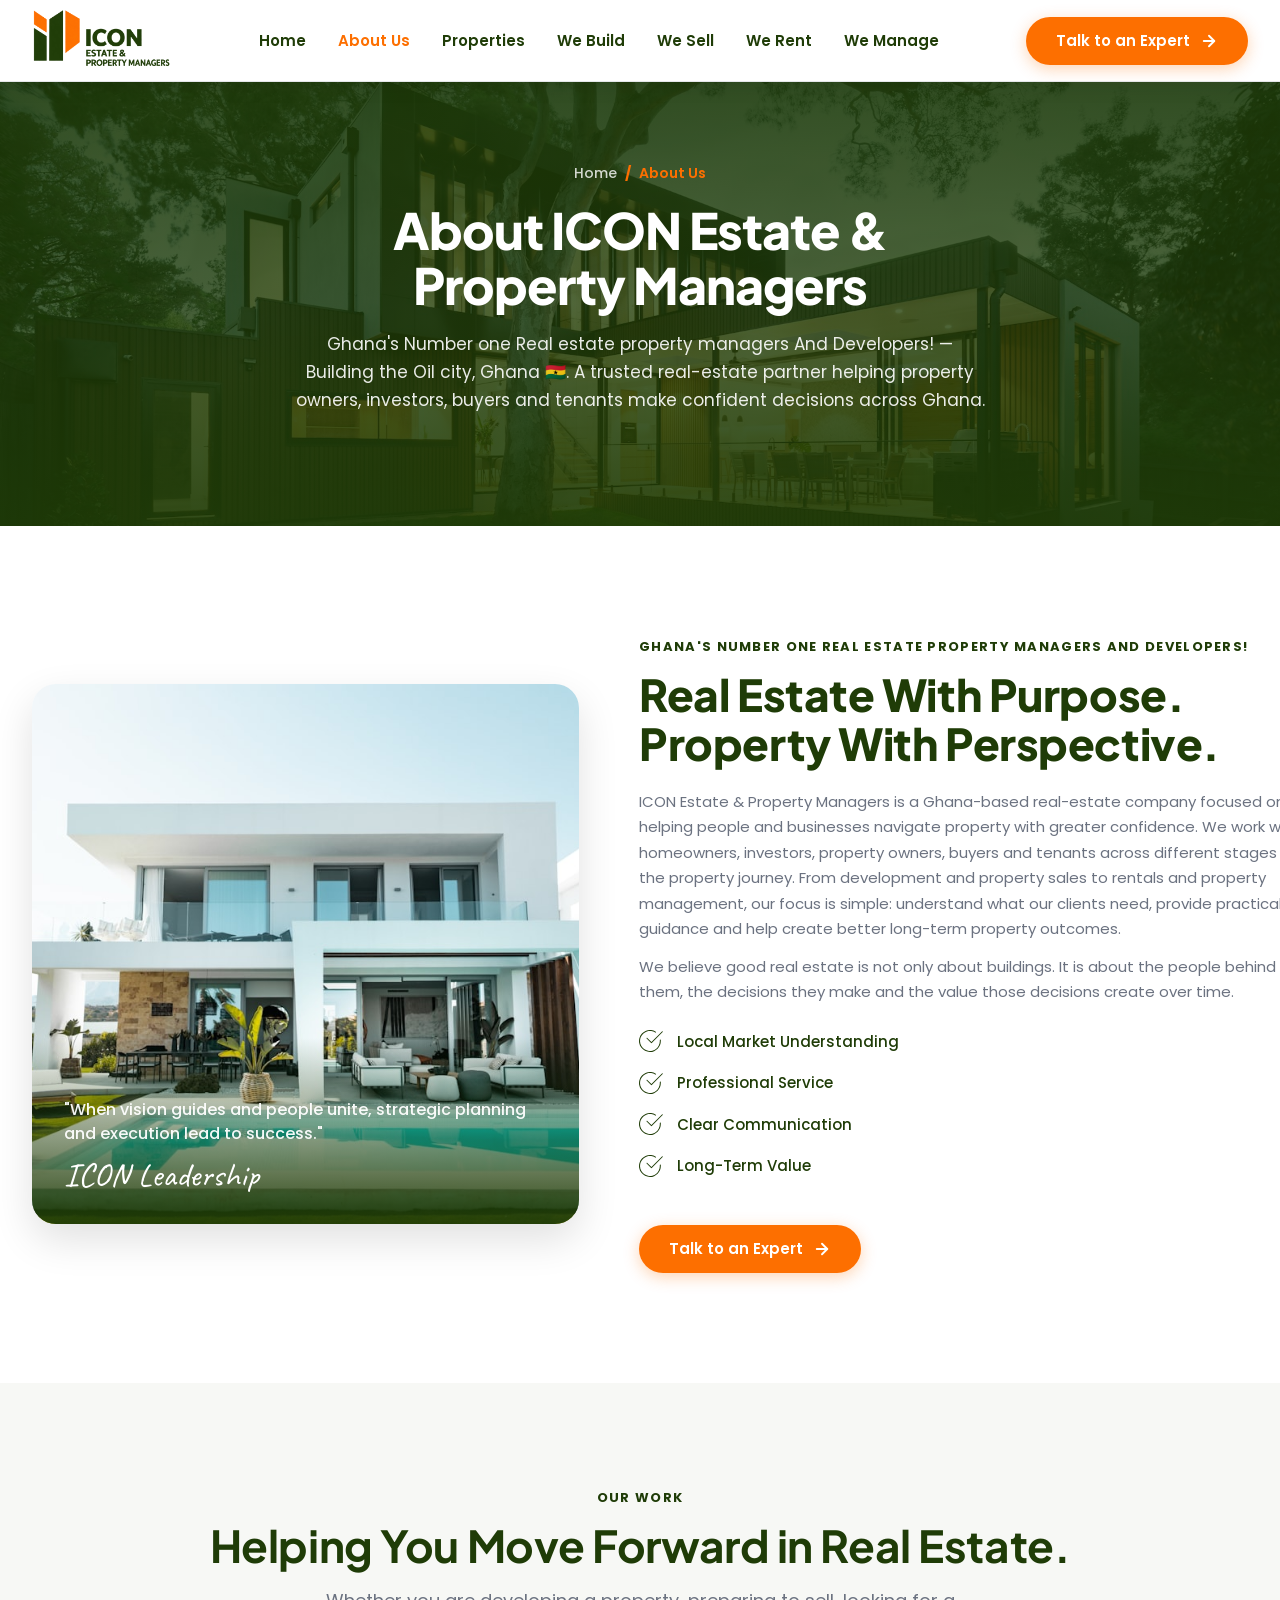
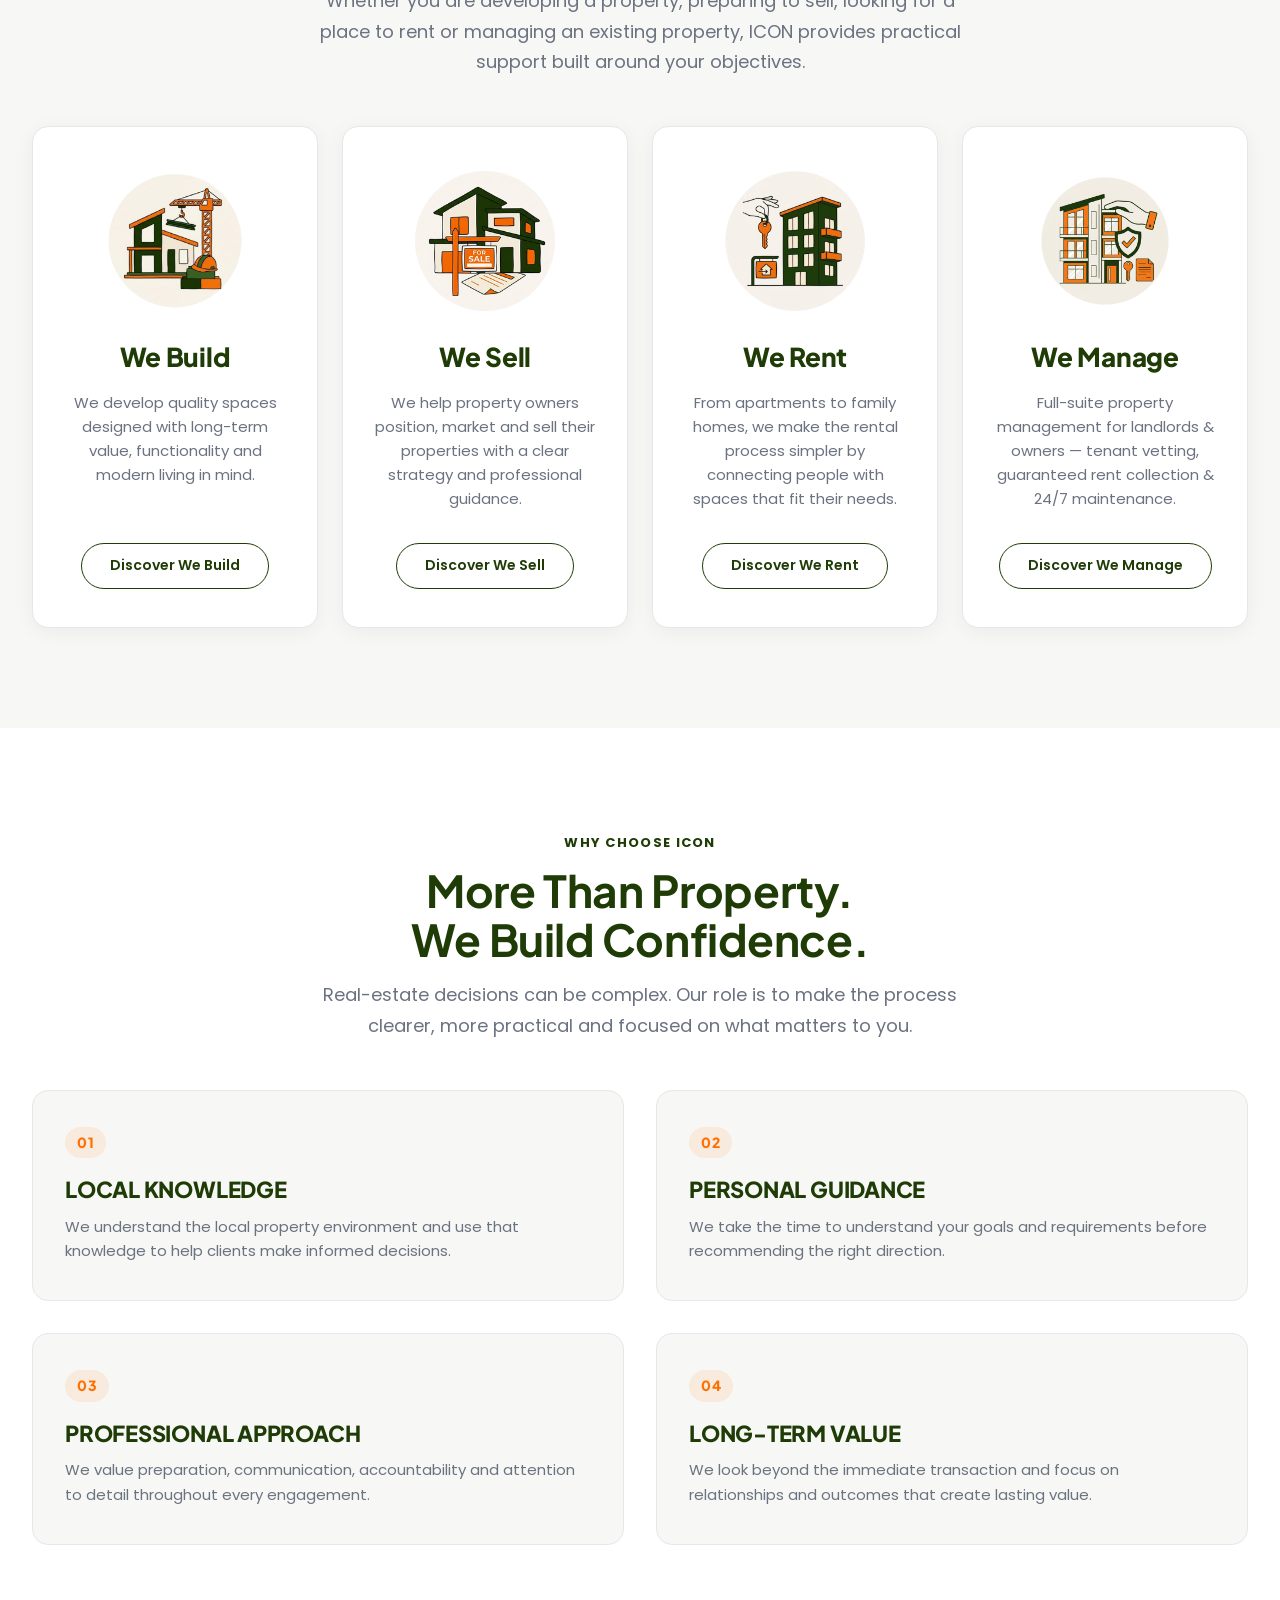
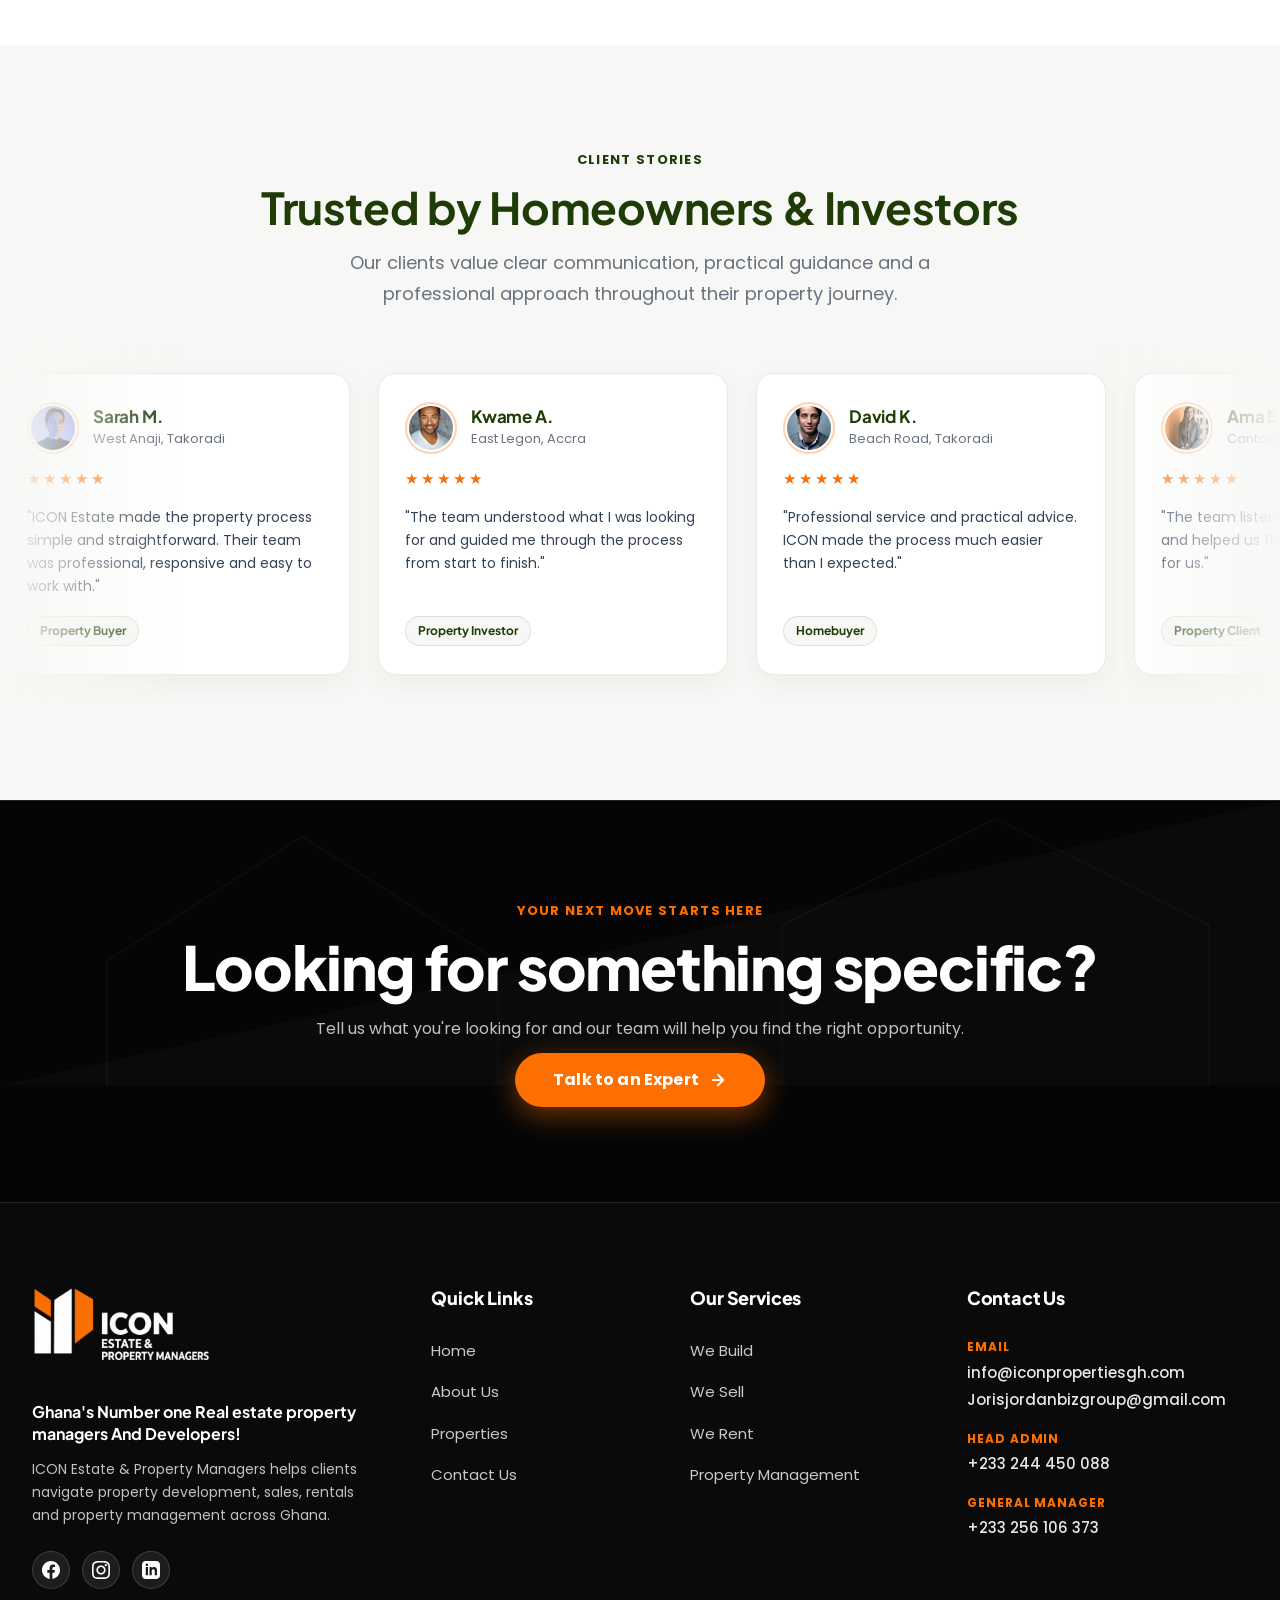
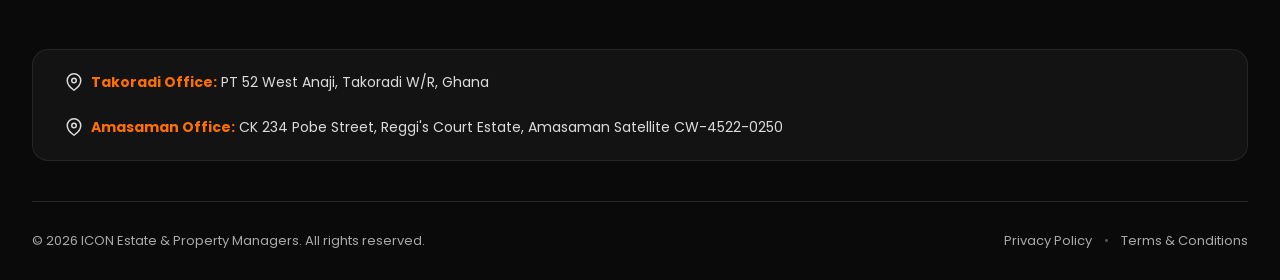
<file: about.html>
﻿<!DOCTYPE html>
<html lang="en">

<head>
    <meta charset="UTF-8">
    <meta name="viewport" content="width=device-width, initial-scale=1.0">
    <title>About Us | ICON Estate & Property Managers | Ghana Real Estate</title>
    <meta name="description"
        content="Learn about ICON Estate & Property Managers — a trusted Ghana-based real-estate partner helping property owners, investors, buyers and tenants make confident decisions across Ghana.">

    <!-- Canonical URL -->
    <link rel="canonical" href="https://IconpropertiesGh.com/about.html">

    <!-- Robots Directive -->
    <meta name="robots" content="index, follow">

    <!-- Favicon & Web Manifest -->
    <link rel="icon" type="image/png" href="images/Fave-icon-logo.png">
    <link rel="manifest" href="site.webmanifest">
    <meta name="theme-color" content="#fd6f00">

    <!-- Open Graph / Facebook -->
    <meta property="og:site_name" content="ICON Properties Ghana">
    <meta property="og:title" content="About Us | ICON Estate & Property Managers Ghana">
    <meta property="og:description" content="Learn about ICON Estate & Property Managers — a trusted Ghana-based real-estate partner helping property owners, investors, buyers and tenants across Ghana.">
    <meta property="og:type" content="website">
    <meta property="og:url" content="https://IconpropertiesGh.com/about.html">
    <meta property="og:image" content="images/unsplash-5404-c7bdcf94.jpg">
    <meta property="og:locale" content="en_US">

    <!-- Twitter / X -->
    <meta name="twitter:card" content="summary_large_image">
    <meta name="twitter:title" content="About ICON Estate & Property Managers Ghana">
    <meta name="twitter:description" content="A trusted real-estate partner helping property owners, investors, buyers and tenants make confident decisions across Ghana.">
    <meta name="twitter:image" content="images/unsplash-5404-c7bdcf94.jpg">

    <!-- Google Fonts: Poppins (Body/Buttons), Plus Jakarta Sans & Caveat (Signature) -->
    <link rel="preconnect" href="https://fonts.googleapis.com">
    <link rel="preconnect" href="https://fonts.gstatic.com" crossorigin>
    <link
        href="https://fonts.googleapis.com/css2?family=Caveat:wght@600;700&family=Plus+Jakarta+Sans:wght@600;700;800&family=Poppins:wght@400;500;600;700&display=swap"
        rel="stylesheet">

    <!-- CSS Stylesheet -->
    <link rel="stylesheet" href="css/style.css">

    <!-- JSON-LD Structured Data -->
    <script type="application/ld+json">
    {
      "@context": "https://schema.org",
      "@graph": [
        {
          "@type": "AboutPage",
          "@id": "https://IconpropertiesGh.com/about.html#webpage",
          "url": "https://IconpropertiesGh.com/about.html",
          "name": "About Us | ICON Estate & Property Managers",
          "description": "Learn about ICON Estate & Property Managers — a trusted Ghana-based real-estate partner.",
          "isPartOf": {
            "@type": "WebSite",
            "@id": "https://IconpropertiesGh.com/#website",
            "name": "ICON Properties Ghana",
            "url": "https://IconpropertiesGh.com/"
          }
        },
        {
          "@type": "BreadcrumbList",
          "@id": "https://IconpropertiesGh.com/about.html#breadcrumb",
          "itemListElement": [
            {
              "@type": "ListItem",
              "position": 1,
              "name": "Home",
              "item": "https://IconpropertiesGh.com/"
            },
            {
              "@type": "ListItem",
              "position": 2,
              "name": "About Us",
              "item": "https://IconpropertiesGh.com/about.html"
            }
          ]
        }
      ]
    }
    </script>
</head>

<body>

    <!-- 1. HEADER SECTION (Clean Solid Sticky Header) -->
    <header class="site-header" id="site-header">
        <div class="container header-container">
            <!-- Official Brand Logo -->
            <a href="index.html" class="brand-logo" aria-label="ICON Estate & Property Managers Home">
                <img src="images/Property-Logo.png" alt="ICON Estate & Property Managers Logo" class="header-logo-img">
            </a>

            <!-- Desktop Navigation Links -->
            <nav class="nav-menu" id="nav-menu" aria-label="Main Navigation">
                <ul class="nav-list">
                    <li><a href="index.html" class="nav-link">Home</a></li>
                    <li><a href="about.html" class="nav-link active">About Us</a></li>
                    <li><a href="listings.html" class="nav-link">Properties</a></li>
                    <li><a href="we-build.html" class="nav-link">We Build</a></li>
                    <li><a href="we-sell.html" class="nav-link">We Sell</a></li>
                    <li><a href="we-rent.html" class="nav-link">We Rent</a></li>
                    <li><a href="we-manage.html" class="nav-link">We Manage</a></li>
                </ul>
            </nav>

            <!-- Header Action CTA Button -->
            <div class="header-actions">
                <a href="contact.html" class="btn btn-primary nav-cta">
                    <span>Talk to an Expert</span>
                    <svg class="btn-arrow" width="18" height="18" viewBox="0 0 24 24" fill="none" stroke="currentColor"
                        stroke-width="2.5" stroke-linecap="round" stroke-linejoin="round">
                        <line x1="5" y1="12" x2="19" y2="12"></line>
                        <polyline points="12 5 19 12 12 19"></polyline>
                    </svg>
                </a>

                <!-- Mobile Hamburger Button -->
                <button class="hamburger-toggle" id="hamburger-toggle" aria-expanded="false"
                    aria-controls="mobile-nav-overlay" aria-label="Open Navigation Menu">
                    <span class="hamburger-bar"></span>
                    <span class="hamburger-bar"></span>
                    <span class="hamburger-bar"></span>
                </button>
            </div>
        </div>
    </header>

    <!-- Mobile Navigation Drawer Overlay -->
    <div class="mobile-nav-overlay" id="mobile-nav-overlay" aria-hidden="true">
        <div class="mobile-nav-content">
            <div class="mobile-nav-header">
                <a href="index.html" class="brand-logo">
                    <img src="images/Property-Logo.png" alt="ICON Estate & Property Managers Logo"
                        class="mobile-logo-img">
                </a>
                <button class="mobile-nav-close" id="mobile-nav-close"
                    aria-label="Close Navigation Menu">&times;</button>
            </div>
            <nav class="mobile-nav-links">
                <a href="index.html" class="mobile-link">Home</a>
                <a href="about.html" class="mobile-link active">About Us</a>
                <a href="listings.html" class="mobile-link">Properties</a>
                <a href="we-build.html" class="mobile-link">We Build</a>
                <a href="we-sell.html" class="mobile-link">We Sell</a>
                <a href="we-rent.html" class="mobile-link">We Rent</a>
                <a href="we-manage.html" class="mobile-link">We Manage</a>
            </nav>
            <div class="mobile-nav-footer">
                <a href="contact.html" class="btn btn-primary btn-full mobile-cta">
                    <span>Talk to an Expert</span>
                    <svg class="btn-arrow" width="18" height="18" viewBox="0 0 24 24" fill="none" stroke="currentColor"
                        stroke-width="2.5" stroke-linecap="round" stroke-linejoin="round">
                        <line x1="5" y1="12" x2="19" y2="12"></line>
                        <polyline points="12 5 19 12 12 19"></polyline>
                    </svg>
                </a>
            </div>
        </div>
    </div>

    <!-- MAIN CONTENT WRAPPER -->
    <main>

        <!-- SECTION 1 — BREADCRUMB HERO -->
        <section class="about-hero-banner" id="about-hero">
            <img src="images/unsplash-5404-144b5fa8.jpg"
                alt="Modern Architecture in Accra Ghana" class="about-hero-bg-img">
            <div class="about-hero-overlay"></div>

            <div class="container about-hero-container">
                <!-- Breadcrumb Navigation -->
                <nav class="breadcrumb-nav" aria-label="Breadcrumb">
                    <a href="index.html" class="breadcrumb-link">Home</a>
                    <span class="breadcrumb-separator">/</span>
                    <span class="breadcrumb-current">About Us</span>
                </nav>

                <h1 class="about-hero-title">
                    About ICON Estate & Property Managers
                </h1>

                <p class="about-hero-subtext">
                    Ghana's Number one Real estate property managers And Developers! — Building the Oil city, Ghana 🇬🇭. A trusted real-estate partner helping property owners, investors, buyers and tenants make confident decisions across Ghana.
                </p>
            </div>
        </section>

        <!-- SECTION 2 — ABOUT US (WHO WE ARE) -->
        <section class="about-section" id="about">
            <div class="container">
                <div class="about-exact-grid">

                    <!-- Left Column: Luxury Modern Real Estate Architecture Image -->
                    <div class="about-portrait-col">
                        <div class="about-portrait-card">
                            <img src="images/unsplash-5404-3164d422.jpg"
                                alt="ICON Modern Luxury Real Estate Architecture in Accra" class="about-portrait-img"
                                loading="lazy">
                            <div class="about-quote-overlay">
                                <p class="about-quote-text">
                                    "When vision guides and people unite, strategic planning and execution lead to
                                    success."
                                </p>
                                <div class="about-signature-text">ICON Leadership</div>
                            </div>
                        </div>
                    </div>

                    <!-- Right Column: Content, SVG Checklist & Global Primary CTA Button -->
                    <div class="about-exact-content">
                        <span class="section-eyebrow">GHANA'S NUMBER ONE REAL ESTATE PROPERTY MANAGERS AND DEVELOPERS!</span>

                        <h2 class="about-exact-title">
                            Real Estate With Purpose.<br>Property With Perspective.
                        </h2>

                        <p class="about-exact-desc mb-12">
                            ICON Estate & Property Managers is a Ghana-based real-estate company focused on helping
                            people and businesses navigate property with greater confidence. We work with homeowners,
                            investors, property owners, buyers and tenants across different stages of the property
                            journey. From development and property sales to rentals and property management, our focus
                            is simple: understand what our clients need, provide practical guidance and help create
                            better long-term property outcomes.
                        </p>

                        <p class="about-exact-desc mb-24">
                            We believe good real estate is not only about buildings. It is about the people behind them,
                            the decisions they make and the value those decisions create over time.
                        </p>

                        <!-- Checklist with Custom SVG Checkmarks -->
                        <ul class="about-checklist">
                            <li class="check-item">
                                <span class="custom-check-svg-wrap">
                                    <svg xmlns="http://www.w3.org/2000/svg" width="24" height="22" viewBox="0 0 37 34"
                                        fill="none">
                                        <path fill-rule="evenodd" clip-rule="evenodd"
                                            d="M16.8399 34.0002C11.5399 34.0002 6.53992 31.4802 3.36992 27.2002C1.79734 25.0814 0.735461 22.628 0.267119 20.0313C-0.201223 17.4346 -0.0633711 14.7649 0.669923 12.2302C1.3975 9.70141 2.70453 7.37702 4.48726 5.44154C6.26998 3.50605 8.47933 2.01277 10.9399 1.08021C13.3888 0.152141 16.0218 -0.186611 18.6259 0.091343C21.2299 0.369297 23.7321 1.25616 25.9299 2.68021C26.1099 2.79021 26.2299 2.97021 26.2899 3.18021C26.3134 3.28139 26.3165 3.38625 26.2989 3.48863C26.2814 3.59101 26.2435 3.68885 26.1876 3.77641C26.1318 3.86397 26.0589 3.93949 25.9735 3.99852C25.888 4.05756 25.7916 4.09893 25.6899 4.12021C25.4899 4.16021 25.2699 4.12021 25.0899 3.99021C23.198 2.76473 21.0567 1.97629 18.8218 1.68222C16.5869 1.38815 14.3145 1.59585 12.1699 2.29021C10.0172 2.99398 8.04658 4.16482 6.39909 5.71896C4.7516 7.2731 3.46793 9.17213 2.63992 11.2802C1.80598 13.3978 1.44547 15.6721 1.58367 17.9438C1.72187 20.2155 2.35544 22.4294 3.43992 24.4302C4.50376 26.4261 5.99985 28.1591 7.81898 29.503C9.63812 30.8468 11.7344 31.7675 13.9547 32.1978C16.1751 32.628 18.4635 32.5571 20.653 31.99C22.8424 31.423 24.8776 30.3742 26.6099 28.9202C28.3462 27.4583 29.7404 25.6331 30.6942 23.5734C31.648 21.5138 32.1381 19.2699 32.1299 17.0002V15.4502C32.1103 15.2463 32.1716 15.0429 32.3007 14.8838C32.4298 14.7248 32.6163 14.6229 32.8199 14.6002C33.2399 14.5602 33.6199 14.8702 33.6599 15.3002V17.0002C33.6599 21.5002 31.8899 25.8302 28.7299 29.0202C27.1755 30.5949 25.3244 31.8458 23.2835 32.7006C21.2426 33.5554 19.0526 33.9971 16.8399 34.0002Z"
                                            fill="currentColor"></path>
                                        <path fill-rule="evenodd" clip-rule="evenodd"
                                            d="M19.1401 20.4805C18.9401 20.4805 18.7401 20.3905 18.6001 20.2505L11.7201 13.2905C11.4201 12.9905 11.4201 12.4905 11.7201 12.1905C12.0201 11.8905 12.5001 11.8905 12.8001 12.1905L19.1401 18.5505L35.4401 2.16055C35.7301 1.86055 36.2201 1.86055 36.5201 2.16055C36.8201 2.46055 36.8201 2.96055 36.5201 3.26055L19.6901 20.2605C19.6178 20.3322 19.5319 20.3885 19.4374 20.4263C19.343 20.4641 19.2419 20.4826 19.1401 20.4805Z"
                                            fill="currentColor"></path>
                                    </svg>
                                </span>
                                <span class="check-text">Local Market Understanding</span>
                            </li>

                            <li class="check-item">
                                <span class="custom-check-svg-wrap">
                                    <svg xmlns="http://www.w3.org/2000/svg" width="24" height="22" viewBox="0 0 37 34"
                                        fill="none">
                                        <path fill-rule="evenodd" clip-rule="evenodd"
                                            d="M16.8399 34.0002C11.5399 34.0002 6.53992 31.4802 3.36992 27.2002C1.79734 25.0814 0.735461 22.628 0.267119 20.0313C-0.201223 17.4346 -0.0633711 14.7649 0.669923 12.2302C1.3975 9.70141 2.70453 7.37702 4.48726 5.44154C6.26998 3.50605 8.47933 2.01277 10.9399 1.08021C13.3888 0.152141 16.0218 -0.186611 18.6259 0.091343C21.2299 0.369297 23.7321 1.25616 25.9299 2.68021C26.1099 2.79021 26.2299 2.97021 26.2899 3.18021C26.3134 3.28139 26.3165 3.38625 26.2989 3.48863C26.2814 3.59101 26.2435 3.68885 26.1876 3.77641C26.1318 3.86397 26.0589 3.93949 25.9735 3.99852C25.888 4.05756 25.7916 4.09893 25.6899 4.12021C25.4899 4.16021 25.2699 4.12021 25.0899 3.99021C23.198 2.76473 21.0567 1.97629 18.8218 1.68222C16.5869 1.38815 14.3145 1.59585 12.1699 2.29021C10.0172 2.99398 8.04658 4.16482 6.39909 5.71896C4.7516 7.2731 3.46793 9.17213 2.63992 11.2802C1.80598 13.3978 1.44547 15.6721 1.58367 17.9438C1.72187 20.2155 2.35544 22.4294 3.43992 24.4302C4.50376 26.4261 5.99985 28.1591 7.81898 29.503C9.63812 30.8468 11.7344 31.7675 13.9547 32.1978C16.1751 32.628 18.4635 32.5571 20.653 31.99C22.8424 31.423 24.8776 30.3742 26.6099 28.9202C28.3462 27.4583 29.7404 25.6331 30.6942 23.5734C31.648 21.5138 32.1381 19.2699 32.1299 17.0002V15.4502C32.1103 15.2463 32.1716 15.0429 32.3007 14.8838C32.4298 14.7248 32.6163 14.6229 32.8199 14.6002C33.2399 14.5602 33.6199 14.8702 33.6599 15.3002V17.0002C33.6599 21.5002 31.8899 25.8302 28.7299 29.0202C27.1755 30.5949 25.3244 31.8458 23.2835 32.7006C21.2426 33.5554 19.0526 33.9971 16.8399 34.0002Z"
                                            fill="currentColor"></path>
                                        <path fill-rule="evenodd" clip-rule="evenodd"
                                            d="M19.1401 20.4805C18.9401 20.4805 18.7401 20.3905 18.6001 20.2505L11.7201 13.2905C11.4201 12.9905 11.4201 12.4905 11.7201 12.1905C12.0201 11.8905 12.5001 11.8905 12.8001 12.1905L19.1401 18.5505L35.4401 2.16055C35.7301 1.86055 36.2201 1.86055 36.5201 2.16055C36.8201 2.46055 36.8201 2.96055 36.5201 3.26055L19.6901 20.2605C19.6178 20.3322 19.5319 20.3885 19.4374 20.4263C19.343 20.4641 19.2419 20.4826 19.1401 20.4805Z"
                                            fill="currentColor"></path>
                                    </svg>
                                </span>
                                <span class="check-text">Professional Service</span>
                            </li>

                            <li class="check-item">
                                <span class="custom-check-svg-wrap">
                                    <svg xmlns="http://www.w3.org/2000/svg" width="24" height="22" viewBox="0 0 37 34"
                                        fill="none">
                                        <path fill-rule="evenodd" clip-rule="evenodd"
                                            d="M16.8399 34.0002C11.5399 34.0002 6.53992 31.4802 3.36992 27.2002C1.79734 25.0814 0.735461 22.628 0.267119 20.0313C-0.201223 17.4346 -0.0633711 14.7649 0.669923 12.2302C1.3975 9.70141 2.70453 7.37702 4.48726 5.44154C6.26998 3.50605 8.47933 2.01277 10.9399 1.08021C13.3888 0.152141 16.0218 -0.186611 18.6259 0.091343C21.2299 0.369297 23.7321 1.25616 25.9299 2.68021C26.1099 2.79021 26.2299 2.97021 26.2899 3.18021C26.3134 3.28139 26.3165 3.38625 26.2989 3.48863C26.2814 3.59101 26.2435 3.68885 26.1876 3.77641C26.1318 3.86397 26.0589 3.93949 25.9735 3.99852C25.888 4.05756 25.7916 4.09893 25.6899 4.12021C25.4899 4.16021 25.2699 4.12021 25.0899 3.99021C23.198 2.76473 21.0567 1.97629 18.8218 1.68222C16.5869 1.38815 14.3145 1.59585 12.1699 2.29021C10.0172 2.99398 8.04658 4.16482 6.39909 5.71896C4.7516 7.2731 3.46793 9.17213 2.63992 11.2802C1.80598 13.3978 1.44547 15.6721 1.58367 17.9438C1.72187 20.2155 2.35544 22.4294 3.43992 24.4302C4.50376 26.4261 5.99985 28.1591 7.81898 29.503C9.63812 30.8468 11.7344 31.7675 13.9547 32.1978C16.1751 32.628 18.4635 32.5571 20.653 31.99C22.8424 31.423 24.8776 30.3742 26.6099 28.9202C28.3462 27.4583 29.7404 25.6331 30.6942 23.5734C31.648 21.5138 32.1381 19.2699 32.1299 17.0002V15.4502C32.1103 15.2463 32.1716 15.0429 32.3007 14.8838C32.4298 14.7248 32.6163 14.6229 32.8199 14.6002C33.2399 14.5602 33.6199 14.8702 33.6599 15.3002V17.0002C33.6599 21.5002 31.8899 25.8302 28.7299 29.0202C27.1755 30.5949 25.3244 31.8458 23.2835 32.7006C21.2426 33.5554 19.0526 33.9971 16.8399 34.0002Z"
                                            fill="currentColor"></path>
                                        <path fill-rule="evenodd" clip-rule="evenodd"
                                            d="M19.1401 20.4805C18.9401 20.4805 18.7401 20.3905 18.6001 20.2505L11.7201 13.2905C11.4201 12.9905 11.4201 12.4905 11.7201 12.1905C12.0201 11.8905 12.5001 11.8905 12.8001 12.1905L19.1401 18.5505L35.4401 2.16055C35.7301 1.86055 36.2201 1.86055 36.5201 2.16055C36.8201 2.46055 36.8201 2.96055 36.5201 3.26055L19.6901 20.2605C19.6178 20.3322 19.5319 20.3885 19.4374 20.4263C19.343 20.4641 19.2419 20.4826 19.1401 20.4805Z"
                                            fill="currentColor"></path>
                                    </svg>
                                </span>
                                <span class="check-text">Clear Communication</span>
                            </li>

                            <li class="check-item">
                                <span class="custom-check-svg-wrap">
                                    <svg xmlns="http://www.w3.org/2000/svg" width="24" height="22" viewBox="0 0 37 34"
                                        fill="none">
                                        <path fill-rule="evenodd" clip-rule="evenodd"
                                            d="M16.8399 34.0002C11.5399 34.0002 6.53992 31.4802 3.36992 27.2002C1.79734 25.0814 0.735461 22.628 0.267119 20.0313C-0.201223 17.4346 -0.0633711 14.7649 0.669923 12.2302C1.3975 9.70141 2.70453 7.37702 4.48726 5.44154C6.26998 3.50605 8.47933 2.01277 10.9399 1.08021C13.3888 0.152141 16.0218 -0.186611 18.6259 0.091343C21.2299 0.369297 23.7321 1.25616 25.9299 2.68021C26.1099 2.79021 26.2299 2.97021 26.2899 3.18021C26.3134 3.28139 26.3165 3.38625 26.2989 3.48863C26.2814 3.59101 26.2435 3.68885 26.1876 3.77641C26.1318 3.86397 26.0589 3.93949 25.9735 3.99852C25.888 4.05756 25.7916 4.09893 25.6899 4.12021C25.4899 4.16021 25.2699 4.12021 25.0899 3.99021C23.198 2.76473 21.0567 1.97629 18.8218 1.68222C16.5869 1.38815 14.3145 1.59585 12.1699 2.29021C10.0172 2.99398 8.04658 4.16482 6.39909 5.71896C4.7516 7.2731 3.46793 9.17213 2.63992 11.2802C1.80598 13.3978 1.44547 15.6721 1.58367 17.9438C1.72187 20.2155 2.35544 22.4294 3.43992 24.4302C4.50376 26.4261 5.99985 28.1591 7.81898 29.503C9.63812 30.8468 11.7344 31.7675 13.9547 32.1978C16.1751 32.628 18.4635 32.5571 20.653 31.99C22.8424 31.423 24.8776 30.3742 26.6099 28.9202C28.3462 27.4583 29.7404 25.6331 30.6942 23.5734C31.648 21.5138 32.1381 19.2699 32.1299 17.0002V15.4502C32.1103 15.2463 32.1716 15.0429 32.3007 14.8838C32.4298 14.7248 32.6163 14.6229 32.8199 14.6002C33.2399 14.5602 33.6199 14.8702 33.6599 15.3002V17.0002C33.6599 21.5002 31.8899 25.8302 28.7299 29.0202C27.1755 30.5949 25.3244 31.8458 23.2835 32.7006C21.2426 33.5554 19.0526 33.9971 16.8399 34.0002Z"
                                            fill="currentColor"></path>
                                        <path fill-rule="evenodd" clip-rule="evenodd"
                                            d="M19.1401 20.4805C18.9401 20.4805 18.7401 20.3905 18.6001 20.2505L11.7201 13.2905C11.4201 12.9905 11.4201 12.4905 11.7201 12.1905C12.0201 11.8905 12.5001 11.8905 12.8001 12.1905L19.1401 18.5505L35.4401 2.16055C35.7301 1.86055 36.2201 1.86055 36.5201 2.16055C36.8201 2.46055 36.8201 2.96055 36.5201 3.26055L19.6901 20.2605C19.6178 20.3322 19.5319 20.3885 19.4374 20.4263C19.343 20.4641 19.2419 20.4826 19.1401 20.4805Z"
                                            fill="currentColor"></path>
                                    </svg>
                                </span>
                                <span class="check-text">Long-Term Value</span>
                            </li>
                        </ul>

                        <!-- Global Orange Pill CTA Button -->
                        <div class="about-action-wrap">
                            <a href="contact.html" class="btn btn-primary">
                                <span>Talk to an Expert</span>
                                <svg class="btn-arrow" width="18" height="18" viewBox="0 0 24 24" fill="none"
                                    stroke="currentColor" stroke-width="2.5" stroke-linecap="round"
                                    stroke-linejoin="round">
                                    <line x1="5" y1="12" x2="19" y2="12"></line>
                                    <polyline points="12 5 19 12 12 19"></polyline>
                                </svg>
                            </a>
                        </div>
                    </div>

                </div>
            </div>
        </section>

        <!-- SECTION 3 — OUR WORK (WE BUILD, WE SELL, WE RENT, WE MANAGE) -->
        <section class="services-3card-section" id="our-work">
            <div class="container">

                <div class="services-header text-center reveal-on-scroll">
                    <span class="section-eyebrow">OUR WORK</span>
                    <h2 class="section-title">Helping You Move Forward in Real Estate.</h2>
                    <p class="section-description max-w-650">
                        Whether you are developing a property, preparing to sell, looking for a place to rent or
                        managing an existing property, ICON provides practical support built around your objectives.
                    </p>
                </div>

                <div class="services-3card-grid reveal-grid">

                    <!-- Card 1: We Build -->
                    <article class="service-arch-card reveal-card">
                        <div class="icon-arch-wrap">
                            <img src="images/We-build.png" alt="We Build Icon" class="service-card-icon-img">
                        </div>
                        <h3 class="arch-card-title">We Build</h3>
                        <p class="arch-card-desc">
                            We develop quality spaces designed with long-term value, functionality and modern living in
                            mind.
                        </p>
                        <a href="we-build.html" class="arch-pill-btn">Discover We Build</a>
                    </article>

                    <!-- Card 2: We Sell -->
                    <article class="service-arch-card reveal-card">
                        <div class="icon-arch-wrap">
                            <img src="images/we-sell.png" alt="We Sell Icon" class="service-card-icon-img">
                        </div>
                        <h3 class="arch-card-title">We Sell</h3>
                        <p class="arch-card-desc">
                            We help property owners position, market and sell their properties with a clear strategy and
                            professional guidance.
                        </p>
                        <a href="we-sell.html" class="arch-pill-btn">Discover We Sell</a>
                    </article>

                    <!-- Card 3: We Rent -->
                    <article class="service-arch-card reveal-card">
                        <div class="icon-arch-wrap">
                            <img src="images/We-Rent.png" alt="We Rent Icon" class="service-card-icon-img">
                        </div>
                        <h3 class="arch-card-title">We Rent</h3>
                        <p class="arch-card-desc">
                            From apartments to family homes, we make the rental process simpler by connecting people
                            with spaces that fit their needs.
                        </p>
                        <a href="we-rent.html" class="arch-pill-btn">Discover We Rent</a>
                    </article>

                    <!-- Card 4: We Manage -->
                    <article class="service-arch-card reveal-card">
                        <div class="icon-arch-wrap">
                            <img src="images/Buyer-holding-property.png" alt="We Manage Icon" class="service-card-icon-img">
                        </div>
                        <h3 class="arch-card-title">We Manage</h3>
                        <p class="arch-card-desc">
                            Full-suite property management for landlords & owners — tenant vetting, guaranteed rent collection & 24/7 maintenance.
                        </p>
                        <a href="we-manage.html" class="arch-pill-btn">Discover We Manage</a>
                    </article>

                </div>

            </div>
        </section>

        <!-- SECTION 4 — WHY CHOOSE ICON -->
        <section class="why-icon-section" id="why-choose-icon">
            <div class="container">

                <div class="text-center reveal-on-scroll">
                    <span class="section-eyebrow">WHY CHOOSE ICON</span>
                    <h2 class="section-title">More Than Property.<br>We Build Confidence.</h2>
                    <p class="section-description max-w-650">
                        Real-estate decisions can be complex. Our role is to make the process clearer, more practical
                        and focused on what matters to you.
                    </p>
                </div>

                <div class="why-icon-grid reveal-grid">

                    <!-- Feature 01 -->
                    <article class="why-feature-card reveal-card">
                        <span class="why-feature-num">01</span>
                        <h3 class="why-feature-title">LOCAL KNOWLEDGE</h3>
                        <p class="why-feature-desc">
                            We understand the local property environment and use that knowledge to help clients make
                            informed decisions.
                        </p>
                    </article>

                    <!-- Feature 02 -->
                    <article class="why-feature-card reveal-card">
                        <span class="why-feature-num">02</span>
                        <h3 class="why-feature-title">PERSONAL GUIDANCE</h3>
                        <p class="why-feature-desc">
                            We take the time to understand your goals and requirements before recommending the right
                            direction.
                        </p>
                    </article>

                    <!-- Feature 03 -->
                    <article class="why-feature-card reveal-card">
                        <span class="why-feature-num">03</span>
                        <h3 class="why-feature-title">PROFESSIONAL APPROACH</h3>
                        <p class="why-feature-desc">
                            We value preparation, communication, accountability and attention to detail throughout every
                            engagement.
                        </p>
                    </article>

                    <!-- Feature 04 -->
                    <article class="why-feature-card reveal-card">
                        <span class="why-feature-num">04</span>
                        <h3 class="why-feature-title">LONG-TERM VALUE</h3>
                        <p class="why-feature-desc">
                            We look beyond the immediate transaction and focus on relationships and outcomes that create
                            lasting value.
                        </p>
                    </article>

                </div>

            </div>
        </section>

        <!-- SECTION 5 — CLIENT REVIEWS (TESTIMONIALS) -->
        <section class="testimonials-section" id="testimonials" aria-labelledby="testimonials-heading">
            <div class="container">
                <div class="testimonials-header text-center">
                    <span class="section-eyebrow">CLIENT STORIES</span>
                    <h2 class="section-title" id="testimonials-heading">Trusted by Homeowners & Investors</h2>
                    <p class="section-description max-w-650">
                        Our clients value clear communication, practical guidance and a professional approach throughout
                        their property journey.
                    </p>
                </div>
            </div>

            <!-- Full Width Infinite Carousel Container with Edge Masks -->
            <div class="marquee-carousel-wrapper" id="marquee-carousel-wrapper">
                <div class="marquee-edge-mask mask-left" aria-hidden="true"></div>
                <div class="marquee-edge-mask mask-right" aria-hidden="true"></div>

                <div class="marquee-track-container">
                    <div class="marquee-track" id="marquee-track">

                        <!-- ORIGINAL CARD SEQUENCE (1 to 5) -->

                        <!-- Card 1 -->
                        <article class="testi-marquee-card">
                            <div class="testi-card-header">
                                <div class="testi-avatar-ring">
                                    <img src="images/unsplash-5404-a25bf0fc.jpg"
                                        alt="Sarah M." class="testi-avatar-img" loading="lazy">
                                </div>
                                <div class="testi-author-info">
                                    <h4 class="testi-name">Sarah M.</h4>
                                    <p class="testi-location">West Anaji, Takoradi</p>
                                </div>
                            </div>
                            <div class="testi-star-rating" aria-label="5 out of 5 stars">
                                <span class="star">★</span><span class="star">★</span><span class="star">★</span><span
                                    class="star">★</span><span class="star">★</span>
                            </div>
                            <p class="testi-quote-text">
                                "ICON Estate made the property process simple and straightforward. Their team was
                                professional, responsive and easy to work with."
                            </p>
                            <div class="testi-badge-tag">Property Buyer</div>
                        </article>

                        <!-- Card 2 -->
                        <article class="testi-marquee-card">
                            <div class="testi-card-header">
                                <div class="testi-avatar-ring">
                                    <img src="images/unsplash-5404-b7119856.jpg"
                                        alt="Kwame A." class="testi-avatar-img" loading="lazy">
                                </div>
                                <div class="testi-author-info">
                                    <h4 class="testi-name">Kwame A.</h4>
                                    <p class="testi-location">East Legon, Accra</p>
                                </div>
                            </div>
                            <div class="testi-star-rating" aria-label="5 out of 5 stars">
                                <span class="star">★</span><span class="star">★</span><span class="star">★</span><span
                                    class="star">★</span><span class="star">★</span>
                            </div>
                            <p class="testi-quote-text">
                                "The team understood what I was looking for and guided me through the process from start
                                to finish."
                            </p>
                            <div class="testi-badge-tag">Property Investor</div>
                        </article>

                        <!-- Card 3 -->
                        <article class="testi-marquee-card">
                            <div class="testi-card-header">
                                <div class="testi-avatar-ring">
                                    <img src="images/unsplash-5404-e8dd8eab.jpg"
                                        alt="David K." class="testi-avatar-img" loading="lazy">
                                </div>
                                <div class="testi-author-info">
                                    <h4 class="testi-name">David K.</h4>
                                    <p class="testi-location">Beach Road, Takoradi</p>
                                </div>
                            </div>
                            <div class="testi-star-rating" aria-label="5 out of 5 stars">
                                <span class="star">★</span><span class="star">★</span><span class="star">★</span><span
                                    class="star">★</span><span class="star">★</span>
                            </div>
                            <p class="testi-quote-text">
                                "Professional service and practical advice. ICON made the process much easier than I
                                expected."
                            </p>
                            <div class="testi-badge-tag">Homebuyer</div>
                        </article>

                        <!-- Card 4 -->
                        <article class="testi-marquee-card">
                            <div class="testi-card-header">
                                <div class="testi-avatar-ring">
                                    <img src="images/unsplash-5404-ff4eb878.jpg"
                                        alt="Ama B." class="testi-avatar-img" loading="lazy">
                                </div>
                                <div class="testi-author-info">
                                    <h4 class="testi-name">Ama B.</h4>
                                    <p class="testi-location">Cantonments, Accra</p>
                                </div>
                            </div>
                            <div class="testi-star-rating" aria-label="5 out of 5 stars">
                                <span class="star">★</span><span class="star">★</span><span class="star">★</span><span
                                    class="star">★</span><span class="star">★</span>
                            </div>
                            <p class="testi-quote-text">
                                "The team listened to our requirements and helped us find a solution that worked for
                                us."
                            </p>
                            <div class="testi-badge-tag">Property Client</div>
                        </article>

                        <!-- Card 5 -->
                        <article class="testi-marquee-card">
                            <div class="testi-card-header">
                                <div class="testi-avatar-ring">
                                    <img src="images/unsplash-5404-f06bc35b.jpg"
                                        alt="Emmanuel T." class="testi-avatar-img" loading="lazy">
                                </div>
                                <div class="testi-author-info">
                                    <h4 class="testi-name">Emmanuel T.</h4>
                                    <p class="testi-location">Accra, Ghana</p>
                                </div>
                            </div>
                            <div class="testi-star-rating" aria-label="5 out of 5 stars">
                                <span class="star">★</span><span class="star">★</span><span class="star">★</span><span
                                    class="star">★</span><span class="star">★</span>
                            </div>
                            <p class="testi-quote-text">
                                "A professional team with a clear understanding of the property market and client
                                needs."
                            </p>
                            <div class="testi-badge-tag">Real Estate Investor</div>
                        </article>

                        <!-- DUPLICATE SEQUENCE FOR SEAMLESS 100% INFINITE MARQUEE LOOP -->

                        <!-- Card 1 Duplicate -->
                        <article class="testi-marquee-card" aria-hidden="true">
                            <div class="testi-card-header">
                                <div class="testi-avatar-ring">
                                    <img src="images/unsplash-5404-a25bf0fc.jpg"
                                        alt="" class="testi-avatar-img" loading="lazy">
                                </div>
                                <div class="testi-author-info">
                                    <h4 class="testi-name">Sarah M.</h4>
                                    <p class="testi-location">East Legon, Accra</p>
                                </div>
                            </div>
                            <div class="testi-star-rating">
                                <span class="star">★</span><span class="star">★</span><span class="star">★</span><span
                                    class="star">★</span><span class="star">★</span>
                            </div>
                            <p class="testi-quote-text">
                                "ICON Estate made the property process simple and straightforward. Their team was
                                professional, responsive and easy to work with."
                            </p>
                            <div class="testi-badge-tag">Property Buyer</div>
                        </article>

                        <!-- Card 2 Duplicate -->
                        <article class="testi-marquee-card" aria-hidden="true">
                            <div class="testi-card-header">
                                <div class="testi-avatar-ring">
                                    <img src="images/unsplash-5404-b7119856.jpg"
                                        alt="" class="testi-avatar-img" loading="lazy">
                                </div>
                                <div class="testi-author-info">
                                    <h4 class="testi-name">Kwame A.</h4>
                                    <p class="testi-location">Accra, Ghana</p>
                                </div>
                            </div>
                            <div class="testi-star-rating">
                                <span class="star">★</span><span class="star">★</span><span class="star">★</span><span
                                    class="star">★</span><span class="star">★</span>
                            </div>
                            <p class="testi-quote-text">
                                "The team understood what I was looking for and guided me through the process from start
                                to finish."
                            </p>
                            <div class="testi-badge-tag">Property Investor</div>
                        </article>

                        <!-- Card 3 Duplicate -->
                        <article class="testi-marquee-card" aria-hidden="true">
                            <div class="testi-card-header">
                                <div class="testi-avatar-ring">
                                    <img src="images/unsplash-5404-e8dd8eab.jpg"
                                        alt="" class="testi-avatar-img" loading="lazy">
                                </div>
                                <div class="testi-author-info">
                                    <h4 class="testi-name">David K.</h4>
                                    <p class="testi-location">Airport Residential, Accra</p>
                                </div>
                            </div>
                            <div class="testi-star-rating">
                                <span class="star">★</span><span class="star">★</span><span class="star">★</span><span
                                    class="star">★</span><span class="star">★</span>
                            </div>
                            <p class="testi-quote-text">
                                "Professional service and practical advice. ICON made the process much easier than I
                                expected."
                            </p>
                            <div class="testi-badge-tag">Homebuyer</div>
                        </article>

                        <!-- Card 4 Duplicate -->
                        <article class="testi-marquee-card" aria-hidden="true">
                            <div class="testi-card-header">
                                <div class="testi-avatar-ring">
                                    <img src="images/unsplash-5404-ff4eb878.jpg"
                                        alt="" class="testi-avatar-img" loading="lazy">
                                </div>
                                <div class="testi-author-info">
                                    <h4 class="testi-name">Ama B.</h4>
                                    <p class="testi-location">Cantonments, Accra</p>
                                </div>
                            </div>
                            <div class="testi-star-rating">
                                <span class="star">★</span><span class="star">★</span><span class="star">★</span><span
                                    class="star">★</span><span class="star">★</span>
                            </div>
                            <p class="testi-quote-text">
                                "The team listened to our requirements and helped us find a solution that worked for
                                us."
                            </p>
                            <div class="testi-badge-tag">Property Client</div>
                        </article>

                        <!-- Card 5 Duplicate -->
                        <article class="testi-marquee-card" aria-hidden="true">
                            <div class="testi-card-header">
                                <div class="testi-avatar-ring">
                                    <img src="images/unsplash-5404-f06bc35b.jpg"
                                        alt="" class="testi-avatar-img" loading="lazy">
                                </div>
                                <div class="testi-author-info">
                                    <h4 class="testi-name">Emmanuel T.</h4>
                                    <p class="testi-location">Accra, Ghana</p>
                                </div>
                            </div>
                            <div class="testi-star-rating">
                                <span class="star">★</span><span class="star">★</span><span class="star">★</span><span
                                    class="star">★</span><span class="star">★</span>
                            </div>
                            <p class="testi-quote-text">
                                "A professional team with a clear understanding of the property market and client
                                needs."
                            </p>
                            <div class="testi-badge-tag">Real Estate Investor</div>
                        </article>

                    </div>
                </div>
            </div>
        </section>

    </main>

    <!-- GLOBAL FOOTER -->
    <footer class="site-footer" id="site-footer">

        <!-- SECTION 1 — LARGE CTA BLOCK WITH REVEAL SEARCH & ZIP CODE FORM -->
        <div class="footer-cta-block">
            <div class="footer-cta-bg-pattern" aria-hidden="true">
                <svg viewBox="0 0 1440 320" preserveAspectRatio="none">
                    <path d="M0 320L1440 0V320H0Z" fill="rgba(255, 255, 255, 0.02)" />
                    <path d="M120 180L340 40L560 180V320H120V180Z" stroke="rgba(255, 255, 255, 0.04)" stroke-width="1.5"
                        fill="none" />
                    <path d="M880 140L1120 20L1360 140V320H880V140Z" stroke="rgba(255, 255, 255, 0.04)"
                        stroke-width="1.5" fill="none" />
                </svg>
            </div>

            <div class="container footer-cta-container">
                <div class="footer-cta-content text-center">
                    <span class="section-eyebrow eyebrow-orange">YOUR NEXT MOVE STARTS HERE</span>
                    <h2 class="footer-cta-heading text-white">Looking for something specific?</h2>
                    <p class="footer-cta-desc text-white-muted max-w-650">
                        Tell us what you're looking for and our team will help you find the right opportunity.
                    </p>

                    <div class="footer-cta-actions">
                        <a href="contact.html" class="btn btn-primary footer-agent-btn">
                            <span>Talk to an Expert</span>
                            <svg class="btn-arrow" width="18" height="18" viewBox="0 0 24 24" fill="none"
                                stroke="currentColor" stroke-width="2.5" stroke-linecap="round" stroke-linejoin="round">
                                <line x1="5" y1="12" x2="19" y2="12"></line>
                                <polyline points="12 5 19 12 12 19"></polyline>
                            </svg>
                        </a>
                    </div>
                </div>
            </div>
        </div>

        <div class="container footer-main-container">

            <!-- SECTION 2 — MAIN FOOTER 4-COLUMN GRID -->
            <div class="footer-main-grid">

                <!-- COLUMN 1 — BRAND -->
                <div class="footer-brand-col">
                    <a href="index.html" class="footer-brand-logo-link" aria-label="ICON Estate & Property Managers Home">
                        <img src="images/Property-white-Logo.png" alt="ICON Estate Logo" class="footer-white-logo-img">
                    </a>
                    <p class="footer-tagline-text">Ghana's Number one Real estate property managers And Developers!</p>
                    <p class="footer-brand-desc">ICON Estate & Property Managers helps clients navigate property development, sales, rentals and property management across Ghana.</p>

                    <!-- Social Icons -->
                    <div class="footer-social-links" aria-label="Social Media Links">
                        <a href="#" class="social-icon-btn" aria-label="Facebook">
                            <svg width="18" height="18" viewBox="0 0 24 24" fill="currentColor">
                                <path d="M24 12.073c0-6.627-5.373-12-12-12s-12 5.373-12 12c0 5.99 4.388 10.954 10.125 11.854v-8.385H7.078v-3.47h3.047V9.43c0-3.007 1.792-4.669 4.533-4.669 1.312 0 2.686.235 2.686.235v2.953H15.83c-1.491 0-1.956.925-1.956 1.874v2.25h3.328l-.532 3.47h-2.796v8.385C19.612 23.027 24 18.062 24 12.073z" />
                            </svg>
                        </a>
                        <a href="#" class="social-icon-btn" aria-label="Instagram">
                            <svg width="18" height="18" viewBox="0 0 24 24" fill="currentColor">
                                <path d="M12 2.163c3.204 0 3.584.012 4.85.07 3.252.148 4.771 1.691 4.919 4.919.058 1.265.069 1.645.069 4.849 0 3.205-.012 3.584-.069 4.849-.149 3.225-1.664 4.771-4.919 4.919-1.266.058-1.644.07-4.85.07-3.204 0-3.584-.012-4.849-.07-3.26-.149-4.771-1.699-4.919-4.92-.058-1.265-.07-1.644-.07-4.849 0-3.204.013-3.583.07-4.849.149-3.227 1.664-4.771 4.919-4.919 1.266-.057 1.645-.069 4.849-.069zm0-2.163c-3.259 0-3.667.014-4.947.072-4.358.2-6.78 2.618-6.98 6.98-.059 1.281-.073 1.689-.073 4.948 0 3.259.014 3.668.072 4.948.2 4.358 2.618 6.78 6.98 6.98 1.281.058 1.689.072 4.948.072 3.259 0 3.668-.014 4.948-.072 4.354-.2 6.782-2.618 6.979-6.98.059-1.28.073-1.689.073-4.948 0-3.259-.014-3.667-.072-4.947-.196-4.354-2.617-6.78-6.979-6.98-1.281-.059-1.69-.073-4.949-.073zm0 5.838c-3.403 0-6.162 2.759-6.162 6.162s2.759 6.163 6.162 6.163 6.162-2.759 6.162-6.163c0-3.403-2.759-6.162-6.162-6.162zm0 10.162c-2.209 0-4-1.79-4-4 0-2.209 1.791-4 4-4s4 1.791 4 4c0 2.21-1.791 4-4 4zm6.406-11.845c-.796 0-1.441.645-1.441 1.44s.645 1.44 1.441 1.44c.795 0 1.439-.645 1.439-1.44s-.644-1.44-1.439-1.44z" />
                            </svg>
                        </a>
                        <a href="#" class="social-icon-btn" aria-label="LinkedIn">
                            <svg width="18" height="18" viewBox="0 0 24 24" fill="currentColor">
                                <path d="M19 0h-14c-2.761 0-5 2.239-5 5v14c0 2.761 2.239 5 5 5h14c2.762 0 5-2.239 5-5v-14c0-2.761-2.238-5-5-5zm-11 19h-3v-11h3v11zm-1.5-12.268c-.966 0-1.75-.79-1.75-1.764s.784-1.764 1.75-1.764 1.75.79 1.75 1.764-.783 1.764-1.75 1.764zm13.5 12.268h-3v-5.604c0-3.368-4-3.113-4 0v5.604h-3v-11h3v1.765c1.396-2.586 7-2.777 7 2.476v6.759z" />
                            </svg>
                        </a>
                    </div>
                </div>

                <!-- COLUMN 2 — QUICK LINKS -->
                <div class="footer-links-col">
                    <h4 class="footer-col-title">Quick Links</h4>
                    <ul class="footer-links-list">
                        <li><a href="index.html">Home</a></li>
                        <li><a href="about.html">About Us</a></li>
                        <li><a href="listings.html">Properties</a></li>
                        <li><a href="contact.html">Contact Us</a></li>
                    </ul>
                </div>

                <!-- COLUMN 3 — OUR SERVICES -->
                <div class="footer-links-col">
                    <h4 class="footer-col-title">Our Services</h4>
                    <ul class="footer-links-list">
                        <li><a href="we-build.html">We Build</a></li>
                        <li><a href="we-sell.html">We Sell</a></li>
                        <li><a href="we-rent.html">We Rent</a></li>
                        <li><a href="we-manage.html">Property Management</a></li>
                    </ul>
                </div>

                <!-- COLUMN 4 — CONTACT US (No addresses) -->
                <div class="footer-contact-col">
                    <h4 class="footer-col-title">Contact Us</h4>
                    <div class="footer-contact-block">
                        <span class="footer-contact-label">Email</span>
                        <a href="mailto:info@iconpropertiesgh.com" class="footer-contact-val">info@iconpropertiesgh.com</a>
                        <a href="mailto:Jorisjordanbizgroup@gmail.com" class="footer-contact-val">Jorisjordanbizgroup@gmail.com</a>
                    </div>
                    <div class="footer-contact-block">
                        <span class="footer-contact-label">Head Admin</span>
                        <a href="tel:+233244450088" class="footer-contact-val">+233 244 450 088</a>
                    </div>
                    <div class="footer-contact-block">
                        <span class="footer-contact-label">General Manager</span>
                        <a href="tel:+233256106373" class="footer-contact-val">+233 256 106 373</a>
                    </div>
                </div>

            </div>

            <!-- DEDICATED SEPARATE ADDRESS BAR BELOW GRID -->
            <div class="footer-address-bar">
                <div class="footer-addr-item">
                    <svg width="18" height="18" viewBox="0 0 24 24" fill="none" stroke="currentColor" stroke-width="2" stroke-linecap="round" stroke-linejoin="round" aria-hidden="true"><path d="M21 10c0 7-9 13-9 13s-9-6-9-13a9 9 0 0 1 18 0z"></path><circle cx="12" cy="10" r="3"></circle></svg>
                    <span><strong>Takoradi Office:</strong> PT 52 West Anaji, Takoradi W/R, Ghana</span>
                </div>
                <div class="footer-addr-item">
                    <svg width="18" height="18" viewBox="0 0 24 24" fill="none" stroke="currentColor" stroke-width="2" stroke-linecap="round" stroke-linejoin="round" aria-hidden="true"><path d="M21 10c0 7-9 13-9 13s-9-6-9-13a9 9 0 0 1 18 0z"></path><circle cx="12" cy="10" r="3"></circle></svg>
                    <span><strong>Amasaman Office:</strong> CK 234 Pobe Street, Reggi's Court Estate, Amasaman Satellite CW-4522-0250</span>
                </div>
            </div>

            <!-- SECTION 4 — BOTTOM LEGAL BAR -->
            <div class="footer-bottom-strip">
                <p class="footer-copyright">&copy; 2026 ICON Estate & Property Managers. All rights reserved.</p>
                <div class="footer-legal-links">
                    <a href="privacy-policy.html">Privacy Policy</a>
                    <span class="legal-divider">&bull;</span>
                    <a href="terms-and-conditions.html">Terms & Conditions</a>
                </div>
            </div>

        </div>
    </footer>

    <!-- Floating Back to Top Button -->
    <button class="back-to-top-btn" id="back-to-top-btn" aria-label="Back to Top">
        <svg width="20" height="20" viewBox="0 0 24 24" fill="none" stroke="currentColor" stroke-width="2.5"
            stroke-linecap="round" stroke-linejoin="round">
            <line x1="12" y1="19" x2="12" y2="5"></line>
            <polyline points="5 12 12 5 19 12"></polyline>
        </svg>
    </button>

    <!-- JavaScript Script -->
    <script src="js/script.js"></script>
</body>

</html>
</file>
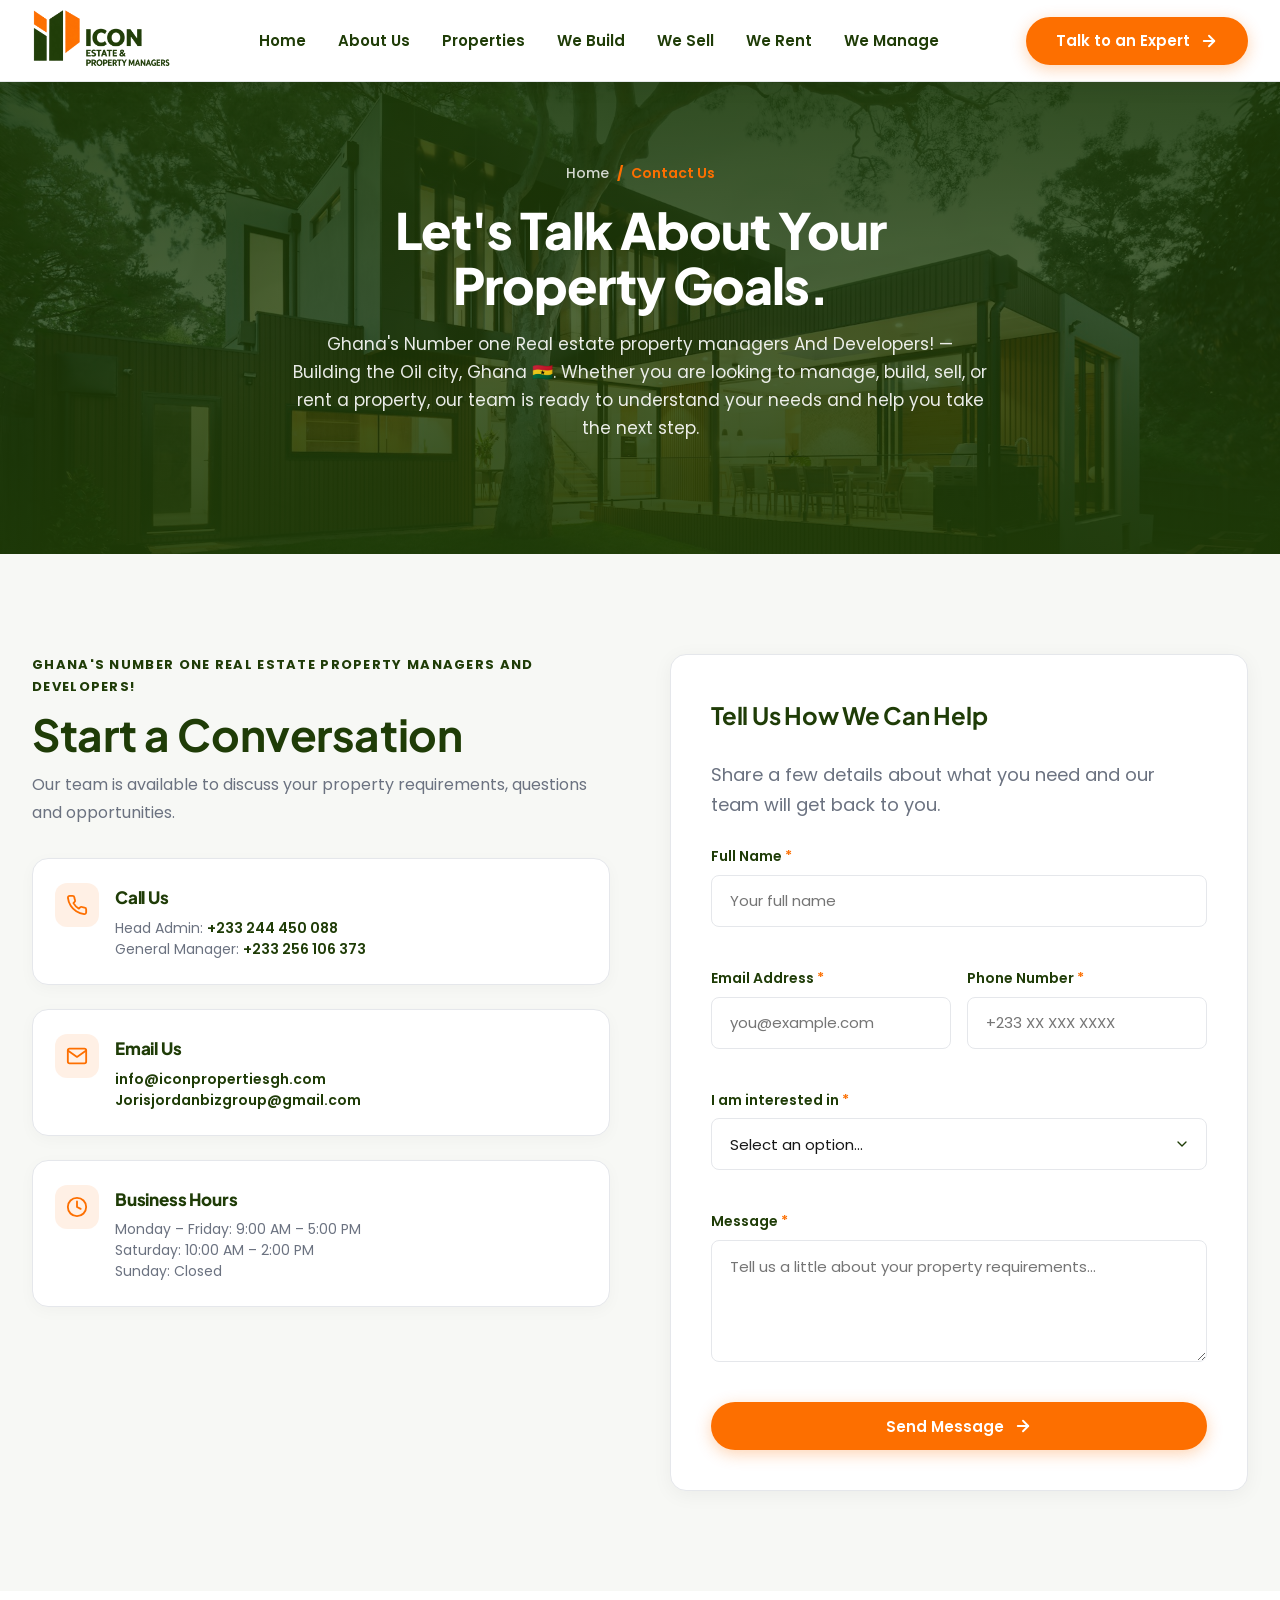
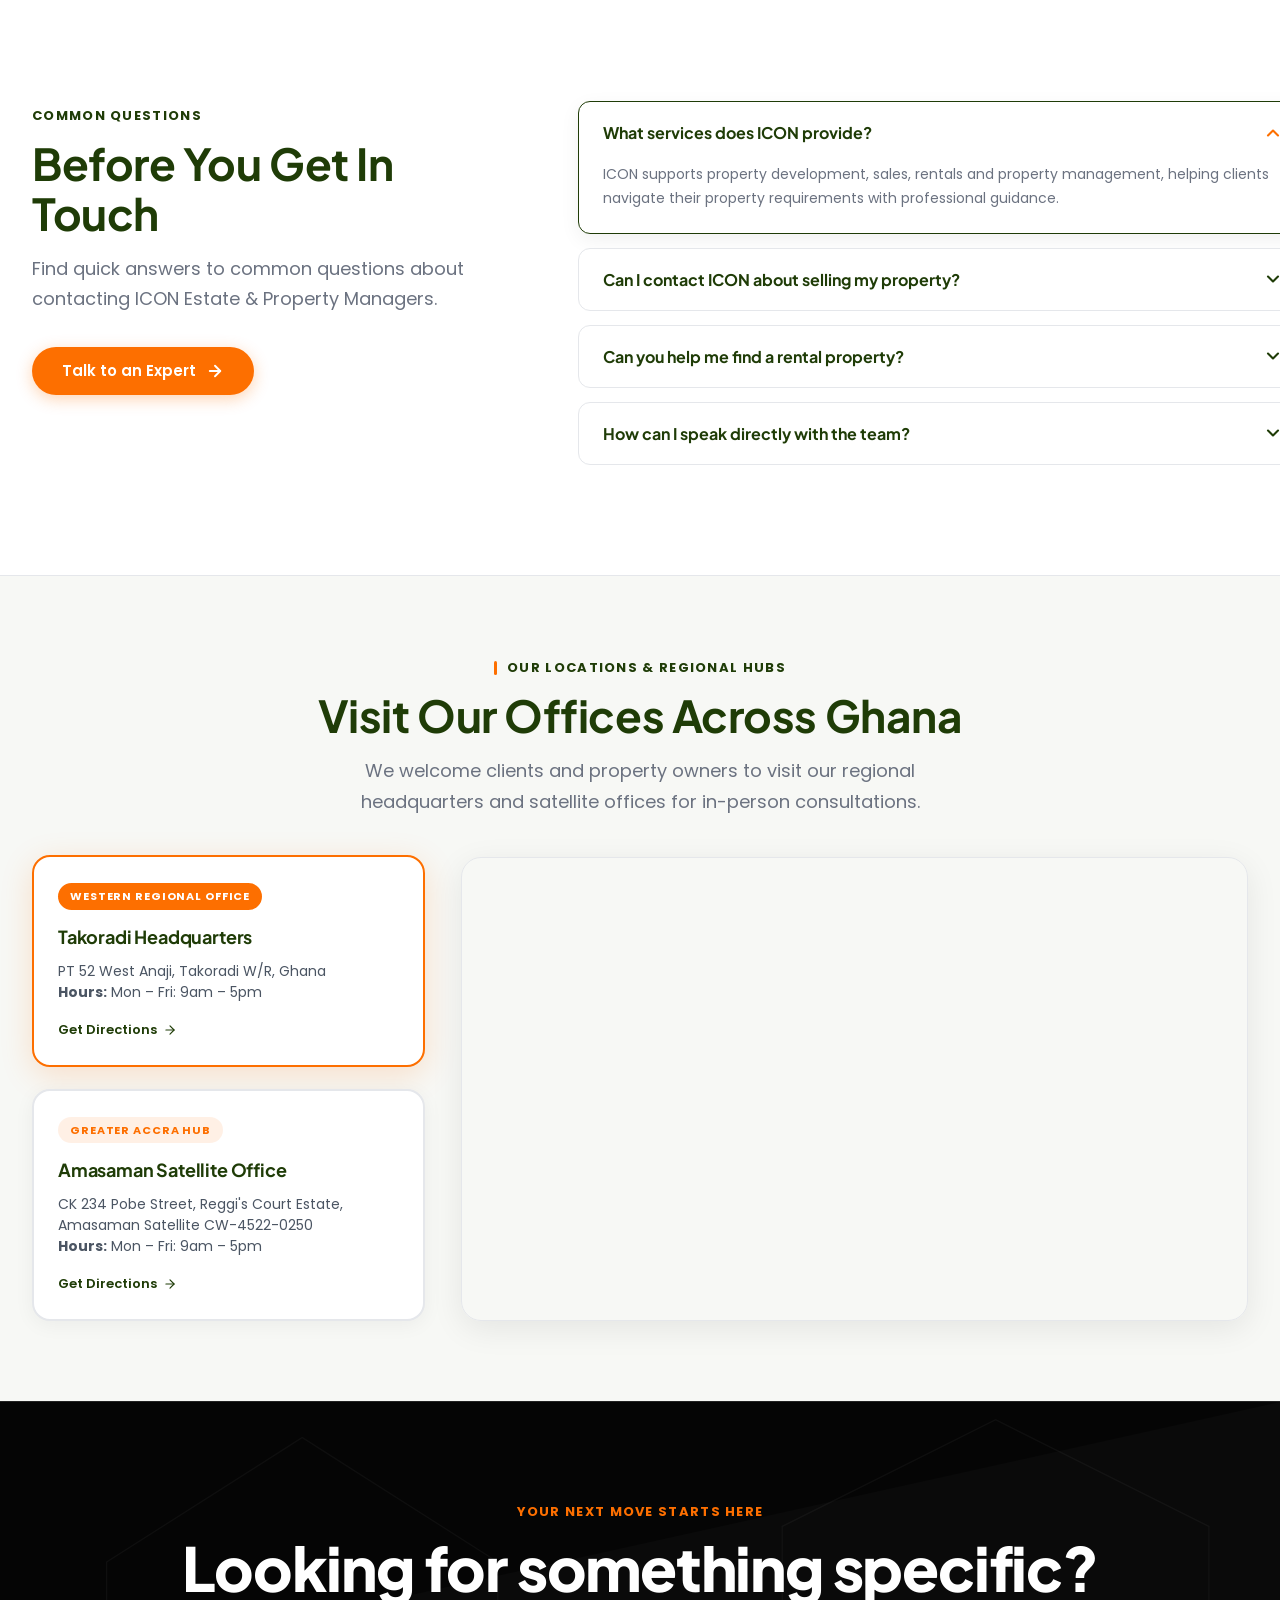
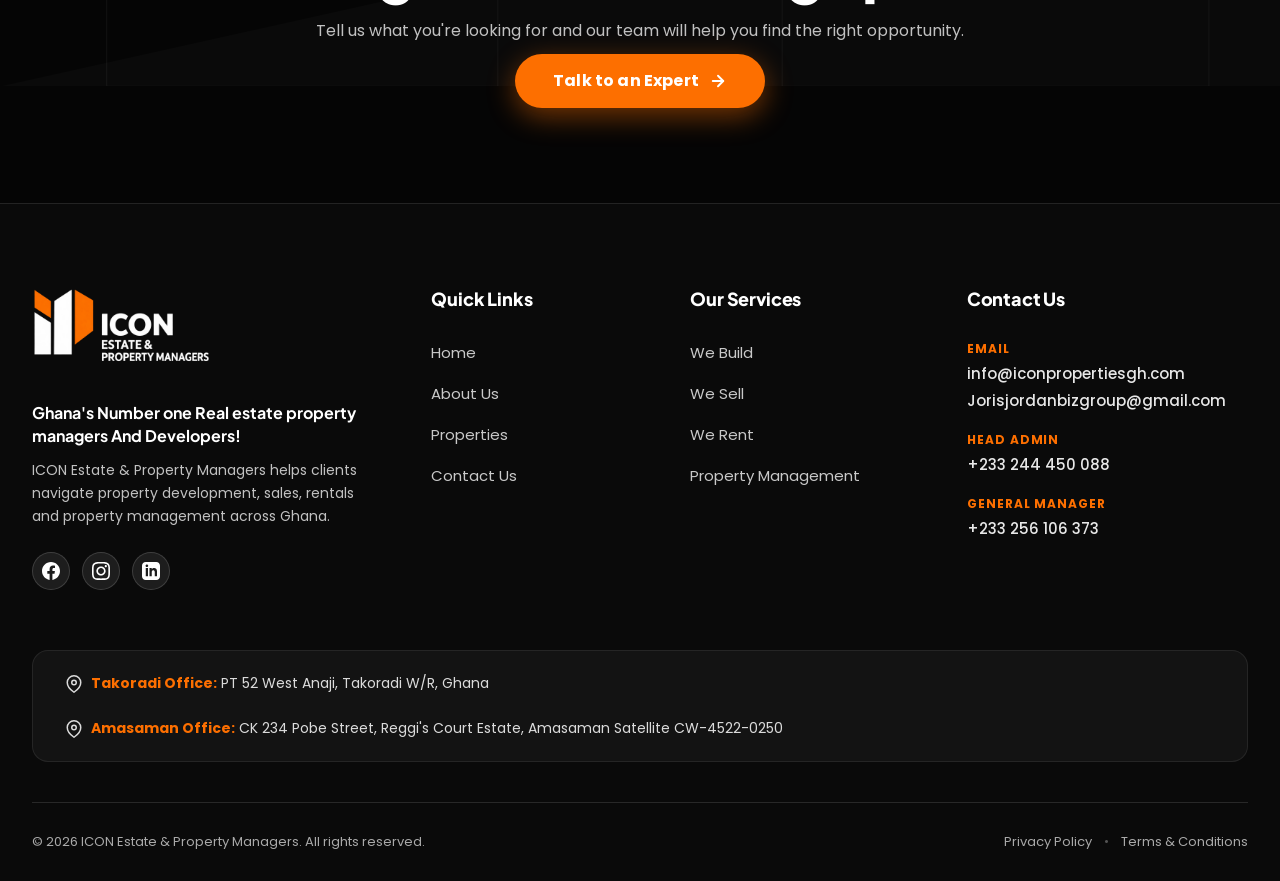
<file: contact.html>
﻿<!DOCTYPE html>
<html lang="en">

<head>
    <meta charset="UTF-8">
    <meta name="viewport" content="width=device-width, initial-scale=1.0">
    <title>Contact ICON Estate & Property Managers | Ghana</title>
    <meta name="description"
        content="Contact ICON Estate & Property Managers for professional support with property development, sales, rentals and property management in Ghana.">

    <!-- Canonical URL -->
    <link rel="canonical" href="https://IconpropertiesGh.com/contact.html">

    <!-- Robots Directive -->
    <meta name="robots" content="index, follow">

    <!-- Favicon & Web Manifest -->
    <link rel="icon" type="image/png" href="images/Fave-icon-logo.png">
    <link rel="manifest" href="site.webmanifest">
    <meta name="theme-color" content="#fd6f00">

    <!-- Open Graph / Facebook -->
    <meta property="og:site_name" content="ICON Properties Ghana">
    <meta property="og:title" content="Contact ICON Estate & Property Managers | Ghana">
    <meta property="og:description"
        content="Get in touch with ICON Estate & Property Managers in Accra, Ghana for property inquiries, sales, rentals, and management.">
    <meta property="og:type" content="website">
    <meta property="og:url" content="https://IconpropertiesGh.com/contact.html">
    <meta property="og:image"
        content="images/unsplash-5404-5123c8f6.jpg">
    <meta property="og:locale" content="en_US">

    <!-- Twitter / X -->
    <meta name="twitter:card" content="summary_large_image">
    <meta name="twitter:title" content="Contact ICON Estate & Property Managers Ghana">
    <meta name="twitter:description"
        content="Get in touch with ICON Estate & Property Managers in Ghana for property inquiries, sales, rentals, and management.">
    <meta name="twitter:image"
        content="images/unsplash-5404-5123c8f6.jpg">

    <!-- Google Fonts: Poppins (Body/Buttons), Plus Jakarta Sans -->
    <link rel="preconnect" href="https://fonts.googleapis.com">
    <link rel="preconnect" href="https://fonts.gstatic.com" crossorigin>
    <link
        href="https://fonts.googleapis.com/css2?family=Plus+Jakarta+Sans:wght@600;700;800&family=Poppins:wght@400;500;600;700&display=swap"
        rel="stylesheet">

    <!-- CSS Stylesheet -->
    <link rel="stylesheet" href="css/style.css">

    <!-- JSON-LD Structured Data -->
    <script type="application/ld+json">
    {
      "@context": "https://schema.org",
      "@graph": [
        {
          "@type": "ContactPage",
          "@id": "https://IconpropertiesGh.com/contact.html#webpage",
          "url": "https://IconpropertiesGh.com/contact.html",
          "name": "Contact ICON Estate & Property Managers Ghana",
          "description": "Contact ICON Estate & Property Managers for real estate consultation in Ghana.",
          "isPartOf": {
            "@type": "WebSite",
            "@id": "https://IconpropertiesGh.com/#website",
            "name": "ICON Properties Ghana",
            "url": "https://IconpropertiesGh.com/"
          }
        },
        {
          "@type": "BreadcrumbList",
          "@id": "https://IconpropertiesGh.com/contact.html#breadcrumb",
          "itemListElement": [
            {
              "@type": "ListItem",
              "position": 1,
              "name": "Home",
              "item": "https://IconpropertiesGh.com/"
            },
            {
              "@type": "ListItem",
              "position": 2,
              "name": "Contact Us",
              "item": "https://IconpropertiesGh.com/contact.html"
            }
          ]
        }
      ]
    }
    </script>
</head>

<body>

    <!-- 1. HEADER SECTION (Clean Solid Sticky Header) -->
    <header class="site-header" id="site-header">
        <div class="container header-container">
            <!-- Official Brand Logo -->
            <a href="index.html" class="brand-logo" aria-label="ICON Estate & Property Managers Home">
                <img src="images/Property-Logo.png" alt="ICON Estate & Property Managers Logo" class="header-logo-img">
            </a>

            <!-- Desktop Navigation Links -->
            <nav class="nav-menu" id="nav-menu" aria-label="Main Navigation">
                <ul class="nav-list">
                    <li><a href="index.html" class="nav-link">Home</a></li>
                    <li><a href="about.html" class="nav-link">About Us</a></li>
                    <li><a href="listings.html" class="nav-link">Properties</a></li>
                    <li><a href="we-build.html" class="nav-link">We Build</a></li>
                    <li><a href="we-sell.html" class="nav-link">We Sell</a></li>
                    <li><a href="we-rent.html" class="nav-link">We Rent</a></li>
                    <li><a href="we-manage.html" class="nav-link">We Manage</a></li>
                </ul>
            </nav>

            <!-- Header Action CTA Button -->
            <div class="header-actions">
                <a href="contact.html" class="btn btn-primary nav-cta">
                    <span>Talk to an Expert</span>
                    <svg class="btn-arrow" width="18" height="18" viewBox="0 0 24 24" fill="none" stroke="currentColor"
                        stroke-width="2.5" stroke-linecap="round" stroke-linejoin="round">
                        <line x1="5" y1="12" x2="19" y2="12"></line>
                        <polyline points="12 5 19 12 12 19"></polyline>
                    </svg>
                </a>

                <!-- Mobile Hamburger Button -->
                <button class="hamburger-toggle" id="hamburger-toggle" aria-expanded="false"
                    aria-controls="mobile-nav-overlay" aria-label="Open Navigation Menu">
                    <span class="hamburger-bar"></span>
                    <span class="hamburger-bar"></span>
                    <span class="hamburger-bar"></span>
                </button>
            </div>
        </div>
    </header>

    <!-- Mobile Navigation Drawer Overlay -->
    <div class="mobile-nav-overlay" id="mobile-nav-overlay" aria-hidden="true">
        <div class="mobile-nav-content">
            <div class="mobile-nav-header">
                <a href="index.html" class="brand-logo">
                    <img src="images/Property-Logo.png" alt="ICON Estate & Property Managers Logo"
                        class="mobile-logo-img">
                </a>
                <button class="mobile-nav-close" id="mobile-nav-close"
                    aria-label="Close Navigation Menu">&times;</button>
            </div>
            <nav class="mobile-nav-links">
                <a href="index.html" class="mobile-link">Home</a>
                <a href="about.html" class="mobile-link">About Us</a>
                <a href="listings.html" class="mobile-link">Properties</a>
                <a href="we-build.html" class="mobile-link">We Build</a>
                <a href="we-sell.html" class="mobile-link">We Sell</a>
                <a href="we-rent.html" class="mobile-link">We Rent</a>
                <a href="we-manage.html" class="mobile-link">We Manage</a>
            </nav>
            <div class="mobile-nav-footer">
                <a href="contact.html" class="btn btn-primary btn-full mobile-cta">
                    <span>Talk to an Expert</span>
                    <svg class="btn-arrow" width="18" height="18" viewBox="0 0 24 24" fill="none" stroke="currentColor"
                        stroke-width="2.5" stroke-linecap="round" stroke-linejoin="round">
                        <line x1="5" y1="12" x2="19" y2="12"></line>
                        <polyline points="12 5 19 12 12 19"></polyline>
                    </svg>
                </a>
            </div>
        </div>
    </div>

    <!-- MAIN CONTENT WRAPPER -->
    <main>

        <!-- SECTION 1 — BREADCRUMB HERO -->
        <section class="about-hero-banner" id="contact-hero">
            <img src="images/unsplash-5404-144b5fa8.jpg"
                alt="Modern Architecture in Accra Ghana" class="about-hero-bg-img">
            <div class="about-hero-overlay"></div>

            <div class="container about-hero-container">
                <!-- Breadcrumb Navigation -->
                <nav class="breadcrumb-nav" aria-label="Breadcrumb">
                    <a href="index.html" class="breadcrumb-link">Home</a>
                    <span class="breadcrumb-separator">/</span>
                    <span class="breadcrumb-current">Contact Us</span>
                </nav>

                <!-- <span class="about-hero-eyebrow">GET IN TOUCH</span> -->

                <h1 class="about-hero-title">
                    Let's Talk About Your Property Goals.
                </h1>

                <p class="about-hero-subtext">
                    Ghana's Number one Real estate property managers And Developers! — Building the Oil city, Ghana
                    🇬🇭. Whether you are looking
                    to manage, build, sell, or rent a property, our team is ready to understand your needs and help
                    you take the next step.
                </p>

                <!-- <div class="hero-actions flex-center">
                    <a href="#contact-section" class="btn btn-primary">
                        <span>Talk to an Expert</span>
                        <svg class="btn-arrow" width="18" height="18" viewBox="0 0 24 24" fill="none"
                            stroke="currentColor" stroke-width="2.5" stroke-linecap="round" stroke-linejoin="round">
                            <line x1="5" y1="12" x2="19" y2="12"></line>
                            <polyline points="12 5 19 12 12 19"></polyline>
                        </svg>
                    </a>
                </div> -->
            </div>
        </section>


        <!-- SECTION 3 — CONTACT INFORMATION + CONTACT FORM -->
        <section class="contact-section" id="contact-section">
            <div class="container">
                <div class="contact-grid">

                    <!-- LEFT SIDE — CONTACT INFORMATION -->
                    <div class="contact-info-column">
                        <span class="section-eyebrow">GHANA'S NUMBER ONE REAL ESTATE PROPERTY MANAGERS AND
                            DEVELOPERS!</span>
                        <h2 class="section-title mb-12">Start a Conversation</h2>
                        <p class="contact-info-desc">
                            Our team is available to discuss your property requirements, questions and opportunities.
                        </p>

                        <div class="contact-methods-list mt-28">

                            <!-- ITEM 01: Phone -->
                            <div class="contact-info-card">
                                <div class="contact-icon-box" aria-hidden="true">
                                    <svg width="22" height="22" viewBox="0 0 24 24" fill="none" stroke="currentColor"
                                        stroke-width="2" stroke-linecap="round" stroke-linejoin="round">
                                        <path
                                            d="M22 16.92v3a2 2 0 0 1-2.18 2 19.79 19.79 0 0 1-8.63-3.07 19.5 19.5 0 0 1-6-6 19.79 19.79 0 0 1-3.07-8.67A2 2 0 0 1 4.11 2h3a2 2 0 0 1 2 1.72c.127.96.361 1.903.7 2.81a2 2 0 0 1-.45 2.11L8.09 9.91a16 16 0 0 0 6 6l1.27-1.27a2 2 0 0 1 2.11-.45c.907.339 1.85.573 2.81.7A2 2 0 0 1 22 16.92z">
                                        </path>
                                    </svg>
                                </div>
                                <div>
                                    <h3 class="contact-item-title">Call Us</h3>
                                    <p class="contact-item-detail">
                                        Head Admin: <a href="tel:+233244450088">+233 244 450 088</a><br>
                                        General Manager: <a href="tel:+233256106373">+233 256 106 373</a>
                                    </p>
                                </div>
                            </div>

                            <!-- ITEM 02: Email -->
                            <div class="contact-info-card">
                                <div class="contact-icon-box" aria-hidden="true">
                                    <svg width="22" height="22" viewBox="0 0 24 24" fill="none" stroke="currentColor"
                                        stroke-width="2" stroke-linecap="round" stroke-linejoin="round">
                                        <path
                                            d="M4 4h16c1.1 0 2 .9 2 2v12c0 1.1-.9 2-2 2H4c-1.1 0-2-.9-2-2V6c0-1.1.9-2 2-2z">
                                        </path>
                                        <polyline points="22,6 12,13 2,6"></polyline>
                                    </svg>
                                </div>
                                <div>
                                    <h3 class="contact-item-title">Email Us</h3>
                                    <p class="contact-item-detail">
                                        <a href="mailto:info@iconpropertiesgh.com">info@iconpropertiesgh.com</a><br>
                                        <a href="mailto:Jorisjordanbizgroup@gmail.com">Jorisjordanbizgroup@gmail.com</a>
                                    </p>
                                </div>
                            </div>



                            <!-- ITEM 04: Business Hours -->
                            <div class="contact-info-card">
                                <div class="contact-icon-box" aria-hidden="true">
                                    <svg width="22" height="22" viewBox="0 0 24 24" fill="none" stroke="currentColor"
                                        stroke-width="2" stroke-linecap="round" stroke-linejoin="round">
                                        <circle cx="12" cy="12" r="10"></circle>
                                        <polyline points="12 6 12 12 16 14"></polyline>
                                    </svg>
                                </div>
                                <div>
                                    <h3 class="contact-item-title">Business Hours</h3>
                                    <p class="contact-item-detail">
                                        Monday – Friday: 9:00 AM – 5:00 PM<br>
                                        Saturday: 10:00 AM – 2:00 PM<br>
                                        Sunday: Closed
                                    </p>
                                </div>
                            </div>

                        </div>
                    </div>

                    <!-- RIGHT SIDE — CONTACT FORM -->
                    <div class="contact-form-column">
                        <div class="contact-form-card" id="contact-form-card">
                            <h3 class="form-title">Tell Us How We Can Help</h3>
                            <p class="section-description mb-24">
                                Share a few details about what you need and our team will get back to you.
                            </p>

                            <form class="inquiry-form" id="inquiry-form" action="#" method="POST" novalidate>

                                <!-- Honeypot anti-spam field -->
                                <input type="text" name="website_hp" class="hidden" tabindex="-1" autocomplete="off"
                                    aria-hidden="true">

                                <!-- Full Name -->
                                <div class="form-group" id="group-name">
                                    <label for="full-name">Full Name <span class="required-star">*</span></label>
                                    <input type="text" id="full-name" name="full-name" placeholder="Your full name"
                                        required autocomplete="name">
                                    <span class="error-msg">Please enter your full name.</span>
                                </div>

                                <!-- Email & Phone Grid -->
                                <div class="grid-2col">
                                    <div class="form-group" id="group-email">
                                        <label for="email">Email Address <span class="required-star">*</span></label>
                                        <input type="email" id="email" name="email" placeholder="you@example.com"
                                            required autocomplete="email">
                                        <span class="error-msg">Please enter a valid email address.</span>
                                    </div>

                                    <div class="form-group" id="group-phone">
                                        <label for="phone">Phone Number <span class="required-star">*</span></label>
                                        <input type="tel" id="phone" name="phone" placeholder="+233 XX XXX XXXX"
                                            required autocomplete="tel">
                                        <span class="error-msg">Please enter your phone number.</span>
                                    </div>
                                </div>

                                <!-- Dropdown: I am interested in -->
                                <div class="form-group" id="group-interest">
                                    <label for="interest">I am interested in <span
                                            class="required-star">*</span></label>
                                    <select id="interest" name="interest" required>
                                        <option value="" disabled selected>Select an option...</option>
                                        <option value="building">Building a Property</option>
                                        <option value="selling">Selling a Property</option>
                                        <option value="renting">Renting a Property</option>
                                        <option value="management">Property Management</option>
                                        <option value="enquiry">General Enquiry</option>
                                    </select>
                                    <span class="error-msg">Please select what you are interested in.</span>
                                </div>

                                <!-- Message -->
                                <div class="form-group" id="group-message">
                                    <label for="message">Message <span class="required-star">*</span></label>
                                    <textarea id="message" name="message" rows="4"
                                        placeholder="Tell us a little about your property requirements..." required
                                        class="form-textarea"></textarea>
                                    <span class="error-msg">Please enter your message details.</span>
                                </div>

                                <!-- Submit Button -->
                                <button type="submit" id="form-submit-btn" class="btn btn-primary btn-full">
                                    <span>Send Message</span>
                                    <svg class="btn-arrow" width="18" height="18" viewBox="0 0 24 24" fill="none"
                                        stroke="currentColor" stroke-width="2.5" stroke-linecap="round"
                                        stroke-linejoin="round">
                                        <line x1="5" y1="12" x2="19" y2="12"></line>
                                        <polyline points="12 5 19 12 12 19"></polyline>
                                    </svg>
                                </button>

                                <!-- Alerts -->
                                <div class="form-status-alert success hidden" id="form-success-alert">
                                    Thank You for Reaching Out. Your inquiry has been received. A member of our team
                                    will get back to you shortly.
                                </div>

                                <div class="form-status-alert error hidden" id="form-error-alert">
                                    Something went wrong. Please check your details and try again.
                                </div>

                            </form>
                        </div>
                    </div>

                </div>
            </div>
        </section>

        <!-- SECTION 6 — FAQ -->
        <section class="faq-section" id="faq">
            <div class="container">
                <div class="faq-grid">
                    <div>
                        <span class="section-eyebrow">COMMON QUESTIONS</span>
                        <h2 class="section-title">Before You Get In Touch</h2>
                        <p class="section-description">
                            Find quick answers to common questions about contacting ICON Estate & Property Managers.
                        </p>
                        <div class="faq-action-wrap">
                            <a href="#contact-section" class="btn btn-primary">
                                <span>Talk to an Expert</span>
                                <svg class="btn-arrow" width="18" height="18" viewBox="0 0 24 24" fill="none"
                                    stroke="currentColor" stroke-width="2.5" stroke-linecap="round"
                                    stroke-linejoin="round">
                                    <line x1="5" y1="12" x2="19" y2="12"></line>
                                    <polyline points="12 5 19 12 12 19"></polyline>
                                </svg>
                            </a>
                        </div>
                    </div>

                    <div class="faq-accordion-col">

                        <!-- FAQ 01 -->
                        <div class="faq-item active">
                            <button class="faq-question-btn" aria-expanded="true">
                                <span>What services does ICON provide?</span>
                                <svg class="faq-chevron" width="20" height="20" viewBox="0 0 24 24" fill="none"
                                    stroke="currentColor" stroke-width="2.5" stroke-linecap="round"
                                    stroke-linejoin="round">
                                    <polyline points="6 9 12 15 18 9"></polyline>
                                </svg>
                            </button>
                            <div class="faq-answer-panel">
                                <p>
                                    ICON supports property development, sales, rentals and property management,
                                    helping
                                    clients navigate their property requirements with professional guidance.
                                </p>
                            </div>
                        </div>

                        <!-- FAQ 02 -->
                        <div class="faq-item">
                            <button class="faq-question-btn" aria-expanded="false">
                                <span>Can I contact ICON about selling my property?</span>
                                <svg class="faq-chevron" width="20" height="20" viewBox="0 0 24 24" fill="none"
                                    stroke="currentColor" stroke-width="2.5" stroke-linecap="round"
                                    stroke-linejoin="round">
                                    <polyline points="6 9 12 15 18 9"></polyline>
                                </svg>
                            </button>
                            <div class="faq-answer-panel">
                                <p>
                                    Yes. Contact our team with your property details and requirements so we can
                                    understand how best to assist you.
                                </p>
                            </div>
                        </div>

                        <!-- FAQ 03 -->
                        <div class="faq-item">
                            <button class="faq-question-btn" aria-expanded="false">
                                <span>Can you help me find a rental property?</span>
                                <svg class="faq-chevron" width="20" height="20" viewBox="0 0 24 24" fill="none"
                                    stroke="currentColor" stroke-width="2.5" stroke-linecap="round"
                                    stroke-linejoin="round">
                                    <polyline points="6 9 12 15 18 9"></polyline>
                                </svg>
                            </button>
                            <div class="faq-answer-panel">
                                <p>
                                    Yes. Share your preferred location, property type and requirements with our team
                                    and
                                    we can discuss suitable options.
                                </p>
                            </div>
                        </div>

                        <!-- FAQ 04 -->
                        <div class="faq-item">
                            <button class="faq-question-btn" aria-expanded="false">
                                <span>How can I speak directly with the team?</span>
                                <svg class="faq-chevron" width="20" height="20" viewBox="0 0 24 24" fill="none"
                                    stroke="currentColor" stroke-width="2.5" stroke-linecap="round"
                                    stroke-linejoin="round">
                                    <polyline points="6 9 12 15 18 9"></polyline>
                                </svg>
                            </button>
                            <div class="faq-answer-panel">
                                <p>
                                    You can call us directly, send an email or submit the contact form on this page.
                                </p>
                            </div>
                        </div>

                    </div>
                </div>
            </div>
        </section>



        <!-- DEDICATED INTERACTIVE MAP SECTION -->
        <section class="contact-map-section" id="office-map-section">
            <div class="container">
                <div class="text-center mb-48">
                    <span class="section-eyebrow eyebrow-rule">OUR LOCATIONS & REGIONAL HUBS</span>
                    <h2 class="section-title">Visit Our Offices Across Ghana</h2>
                    <p class="section-description max-w-650">
                        We welcome clients and property owners to visit our regional headquarters and satellite offices
                        for in-person consultations.
                    </p>
                </div>

                <div class="map-grid-layout">
                    <div class="map-info-cards-col">
                        <!-- Hub 1: Takoradi -->
                        <div class="map-hub-card active" data-map-src="https://www.google.com/maps/embed?pb=!1m18!1m12!1m3!1d7950.094523540125!2d-1.7866301807684013!3d4.9317489182875365!2m3!1f0!2f0!3f0!3m2!1i1024!2i768!4f13.1!3m3!1m2!1s0xfe779a095d732e1%3A0xa779dbe0aba9b96e!2sAnaji%2C%20Takoradi%2C%20Ghana!5e0!3m2!1sen!2s!4v1786651731802!5m2!1sen!2s">
                            <span class="map-hub-badge">Western Regional Office</span>
                            <h3 class="map-hub-title">Takoradi Headquarters</h3>
                            <p class="map-hub-address">
                                PT 52 West Anaji, Takoradi W/R, Ghana<br>
                                <strong>Hours:</strong> Mon – Fri: 9am – 5pm
                            </p>
                            <div class="map-hub-actions">
                                <a href="https://maps.google.com/?q=West+Anaji+Takoradi+Ghana" target="_blank" rel="noopener" class="map-btn-link">
                                    <span>Get Directions</span>
                                    <svg width="14" height="14" viewBox="0 0 24 24" fill="none" stroke="currentColor" stroke-width="2" stroke-linecap="round" stroke-linejoin="round">
                                        <line x1="5" y1="12" x2="19" y2="12"></line>
                                        <polyline points="12 5 19 12 12 19"></polyline>
                                    </svg>
                                </a>
                            </div>
                        </div>

                        <!-- Hub 2: Amasaman -->
                        <div class="map-hub-card" data-map-src="https://www.google.com/maps/embed?pb=!1m18!1m12!1m3!1d1984.8978552955557!2d-0.32481973461695435!3d5.7425290629209!2m3!1f0!2f0!3f0!3m2!1i1024!2i768!4f13.1!3m3!1m2!1s0xfdf0b3d6d1ea8e5%3A0x60bd730f510e6ab0!2sReggies%20Court!5e0!3m2!1sen!2s!4v1786651668402!5m2!1sen!2s">
                            <span class="map-hub-badge">Greater Accra Hub</span>
                            <h3 class="map-hub-title">Amasaman Satellite Office</h3>
                            <p class="map-hub-address">
                                CK 234 Pobe Street, Reggi's Court Estate, Amasaman Satellite CW-4522-0250<br>
                                <strong>Hours:</strong> Mon – Fri: 9am – 5pm
                            </p>
                            <div class="map-hub-actions">
                                <a href="https://maps.google.com/?q=Reggies+Court+Amasaman+Ghana" target="_blank" rel="noopener" class="map-btn-link">
                                    <span>Get Directions</span>
                                    <svg width="14" height="14" viewBox="0 0 24 24" fill="none" stroke="currentColor" stroke-width="2" stroke-linecap="round" stroke-linejoin="round">
                                        <line x1="5" y1="12" x2="19" y2="12"></line>
                                        <polyline points="12 5 19 12 12 19"></polyline>
                                    </svg>
                                </a>
                            </div>
                        </div>
                    </div>

                    <!-- Google Maps Iframe Container -->
                    <div class="map-frame-box">
                        <iframe title="ICON Estate Ghana Office Location Map"
                            src="https://www.google.com/maps/embed?pb=!1m18!1m12!1m3!1d7950.094523540125!2d-1.7866301807684013!3d4.9317489182875365!2m3!1f0!2f0!3f0!3m2!1i1024!2i768!4f13.1!3m3!1m2!1s0xfe779a095d732e1%3A0xa779dbe0aba9b96e!2sAnaji%2C%20Takoradi%2C%20Ghana!5e0!3m2!1sen!2s!4v1786651731802!5m2!1sen!2s"
                            allowfullscreen="" loading="lazy" referrerpolicy="strict-origin-when-cross-origin"></iframe>
                    </div>
                </div>
            </div>
        </section>
    </main>

    <!-- GLOBAL FOOTER -->
    <footer class="site-footer" id="site-footer">

        <!-- SECTION 1 — LARGE CTA BLOCK WITH REVEAL SEARCH & ZIP CODE FORM -->
        <div class="footer-cta-block">
            <div class="footer-cta-bg-pattern" aria-hidden="true">
                <svg viewBox="0 0 1440 320" preserveAspectRatio="none">
                    <path d="M0 320L1440 0V320H0Z" fill="rgba(255, 255, 255, 0.02)" />
                    <path d="M120 180L340 40L560 180V320H120V180Z" stroke="rgba(255, 255, 255, 0.04)" stroke-width="1.5"
                        fill="none" />
                    <path d="M880 140L1120 20L1360 140V320H880V140Z" stroke="rgba(255, 255, 255, 0.04)"
                        stroke-width="1.5" fill="none" />
                </svg>
            </div>

            <div class="container footer-cta-container">
                <div class="footer-cta-content text-center">
                    <span class="section-eyebrow eyebrow-orange">YOUR NEXT MOVE STARTS HERE</span>
                    <h2 class="footer-cta-heading text-white">Looking for something specific?</h2>
                    <p class="footer-cta-desc text-white-muted max-w-650">
                        Tell us what you're looking for and our team will help you find the right opportunity.
                    </p>

                    <div class="footer-cta-actions">
                        <a href="contact.html" class="btn btn-primary footer-agent-btn">
                            <span>Talk to an Expert</span>
                            <svg class="btn-arrow" width="18" height="18" viewBox="0 0 24 24" fill="none"
                                stroke="currentColor" stroke-width="2.5" stroke-linecap="round" stroke-linejoin="round">
                                <line x1="5" y1="12" x2="19" y2="12"></line>
                                <polyline points="12 5 19 12 12 19"></polyline>
                            </svg>
                        </a>
                    </div>
                </div>
            </div>
        </div>

        <div class="container footer-main-container">

            <!-- SECTION 2 — MAIN FOOTER 4-COLUMN GRID -->
            <div class="footer-main-grid">

                <!-- COLUMN 1 — BRAND -->
                <div class="footer-brand-col">
                    <a href="index.html" class="footer-brand-logo-link" aria-label="ICON Estate & Property Managers Home">
                        <img src="images/Property-white-Logo.png" alt="ICON Estate Logo" class="footer-white-logo-img">
                    </a>
                    <p class="footer-tagline-text">Ghana's Number one Real estate property managers And Developers!</p>
                    <p class="footer-brand-desc">ICON Estate & Property Managers helps clients navigate property development, sales, rentals and property management across Ghana.</p>

                    <!-- Social Icons -->
                    <div class="footer-social-links" aria-label="Social Media Links">
                        <a href="#" class="social-icon-btn" aria-label="Facebook">
                            <svg width="18" height="18" viewBox="0 0 24 24" fill="currentColor">
                                <path d="M24 12.073c0-6.627-5.373-12-12-12s-12 5.373-12 12c0 5.99 4.388 10.954 10.125 11.854v-8.385H7.078v-3.47h3.047V9.43c0-3.007 1.792-4.669 4.533-4.669 1.312 0 2.686.235 2.686.235v2.953H15.83c-1.491 0-1.956.925-1.956 1.874v2.25h3.328l-.532 3.47h-2.796v8.385C19.612 23.027 24 18.062 24 12.073z" />
                            </svg>
                        </a>
                        <a href="#" class="social-icon-btn" aria-label="Instagram">
                            <svg width="18" height="18" viewBox="0 0 24 24" fill="currentColor">
                                <path d="M12 2.163c3.204 0 3.584.012 4.85.07 3.252.148 4.771 1.691 4.919 4.919.058 1.265.069 1.645.069 4.849 0 3.205-.012 3.584-.069 4.849-.149 3.225-1.664 4.771-4.919 4.919-1.266.058-1.644.07-4.85.07-3.204 0-3.584-.012-4.849-.07-3.26-.149-4.771-1.699-4.919-4.92-.058-1.265-.07-1.644-.07-4.849 0-3.204.013-3.583.07-4.849.149-3.227 1.664-4.771 4.919-4.919 1.266-.057 1.645-.069 4.849-.069zm0-2.163c-3.259 0-3.667.014-4.947.072-4.358.2-6.78 2.618-6.98 6.98-.059 1.281-.073 1.689-.073 4.948 0 3.259.014 3.668.072 4.948.2 4.358 2.618 6.78 6.98 6.98 1.281.058 1.689.072 4.948.072 3.259 0 3.668-.014 4.948-.072 4.354-.2 6.782-2.618 6.979-6.98.059-1.28.073-1.689.073-4.948 0-3.259-.014-3.667-.072-4.947-.196-4.354-2.617-6.78-6.979-6.98-1.281-.059-1.69-.073-4.949-.073zm0 5.838c-3.403 0-6.162 2.759-6.162 6.162s2.759 6.163 6.162 6.163 6.162-2.759 6.162-6.163c0-3.403-2.759-6.162-6.162-6.162zm0 10.162c-2.209 0-4-1.79-4-4 0-2.209 1.791-4 4-4s4 1.791 4 4c0 2.21-1.791 4-4 4zm6.406-11.845c-.796 0-1.441.645-1.441 1.44s.645 1.44 1.441 1.44c.795 0 1.439-.645 1.439-1.44s-.644-1.44-1.439-1.44z" />
                            </svg>
                        </a>
                        <a href="#" class="social-icon-btn" aria-label="LinkedIn">
                            <svg width="18" height="18" viewBox="0 0 24 24" fill="currentColor">
                                <path d="M19 0h-14c-2.761 0-5 2.239-5 5v14c0 2.761 2.239 5 5 5h14c2.762 0 5-2.239 5-5v-14c0-2.761-2.238-5-5-5zm-11 19h-3v-11h3v11zm-1.5-12.268c-.966 0-1.75-.79-1.75-1.764s.784-1.764 1.75-1.764 1.75.79 1.75 1.764-.783 1.764-1.75 1.764zm13.5 12.268h-3v-5.604c0-3.368-4-3.113-4 0v5.604h-3v-11h3v1.765c1.396-2.586 7-2.777 7 2.476v6.759z" />
                            </svg>
                        </a>
                    </div>
                </div>

                <!-- COLUMN 2 — QUICK LINKS -->
                <div class="footer-links-col">
                    <h4 class="footer-col-title">Quick Links</h4>
                    <ul class="footer-links-list">
                        <li><a href="index.html">Home</a></li>
                        <li><a href="about.html">About Us</a></li>
                        <li><a href="listings.html">Properties</a></li>
                        <li><a href="contact.html">Contact Us</a></li>
                    </ul>
                </div>

                <!-- COLUMN 3 — OUR SERVICES -->
                <div class="footer-links-col">
                    <h4 class="footer-col-title">Our Services</h4>
                    <ul class="footer-links-list">
                        <li><a href="we-build.html">We Build</a></li>
                        <li><a href="we-sell.html">We Sell</a></li>
                        <li><a href="we-rent.html">We Rent</a></li>
                        <li><a href="we-manage.html">Property Management</a></li>
                    </ul>
                </div>

                <!-- COLUMN 4 — CONTACT US (No addresses) -->
                <div class="footer-contact-col">
                    <h4 class="footer-col-title">Contact Us</h4>
                    <div class="footer-contact-block">
                        <span class="footer-contact-label">Email</span>
                        <a href="mailto:info@iconpropertiesgh.com" class="footer-contact-val">info@iconpropertiesgh.com</a>
                        <a href="mailto:Jorisjordanbizgroup@gmail.com" class="footer-contact-val">Jorisjordanbizgroup@gmail.com</a>
                    </div>
                    <div class="footer-contact-block">
                        <span class="footer-contact-label">Head Admin</span>
                        <a href="tel:+233244450088" class="footer-contact-val">+233 244 450 088</a>
                    </div>
                    <div class="footer-contact-block">
                        <span class="footer-contact-label">General Manager</span>
                        <a href="tel:+233256106373" class="footer-contact-val">+233 256 106 373</a>
                    </div>
                </div>

            </div>

            <!-- DEDICATED SEPARATE ADDRESS BAR BELOW GRID -->
            <div class="footer-address-bar">
                <div class="footer-addr-item">
                    <svg width="18" height="18" viewBox="0 0 24 24" fill="none" stroke="currentColor" stroke-width="2" stroke-linecap="round" stroke-linejoin="round" aria-hidden="true"><path d="M21 10c0 7-9 13-9 13s-9-6-9-13a9 9 0 0 1 18 0z"></path><circle cx="12" cy="10" r="3"></circle></svg>
                    <span><strong>Takoradi Office:</strong> PT 52 West Anaji, Takoradi W/R, Ghana</span>
                </div>
                <div class="footer-addr-item">
                    <svg width="18" height="18" viewBox="0 0 24 24" fill="none" stroke="currentColor" stroke-width="2" stroke-linecap="round" stroke-linejoin="round" aria-hidden="true"><path d="M21 10c0 7-9 13-9 13s-9-6-9-13a9 9 0 0 1 18 0z"></path><circle cx="12" cy="10" r="3"></circle></svg>
                    <span><strong>Amasaman Office:</strong> CK 234 Pobe Street, Reggi's Court Estate, Amasaman Satellite CW-4522-0250</span>
                </div>
            </div>

            <!-- SECTION 4 — BOTTOM LEGAL BAR -->
            <div class="footer-bottom-strip">
                <p class="footer-copyright">&copy; 2026 ICON Estate & Property Managers. All rights reserved.</p>
                <div class="footer-legal-links">
                    <a href="privacy-policy.html">Privacy Policy</a>
                    <span class="legal-divider">&bull;</span>
                    <a href="terms-and-conditions.html">Terms & Conditions</a>
                </div>
            </div>

        </div>
    </footer>

    <!-- Floating Back to Top Button -->
    <button class="back-to-top-btn" id="back-to-top-btn" aria-label="Back to Top">
        <svg width="20" height="20" viewBox="0 0 24 24" fill="none" stroke="currentColor" stroke-width="2.5"
            stroke-linecap="round" stroke-linejoin="round">
            <line x1="12" y1="19" x2="12" y2="5"></line>
            <polyline points="5 12 12 5 19 12"></polyline>
        </svg>
    </button>

    <!-- JavaScript Script -->
    <script src="js/script.js"></script>
</body>

</html>
</file>
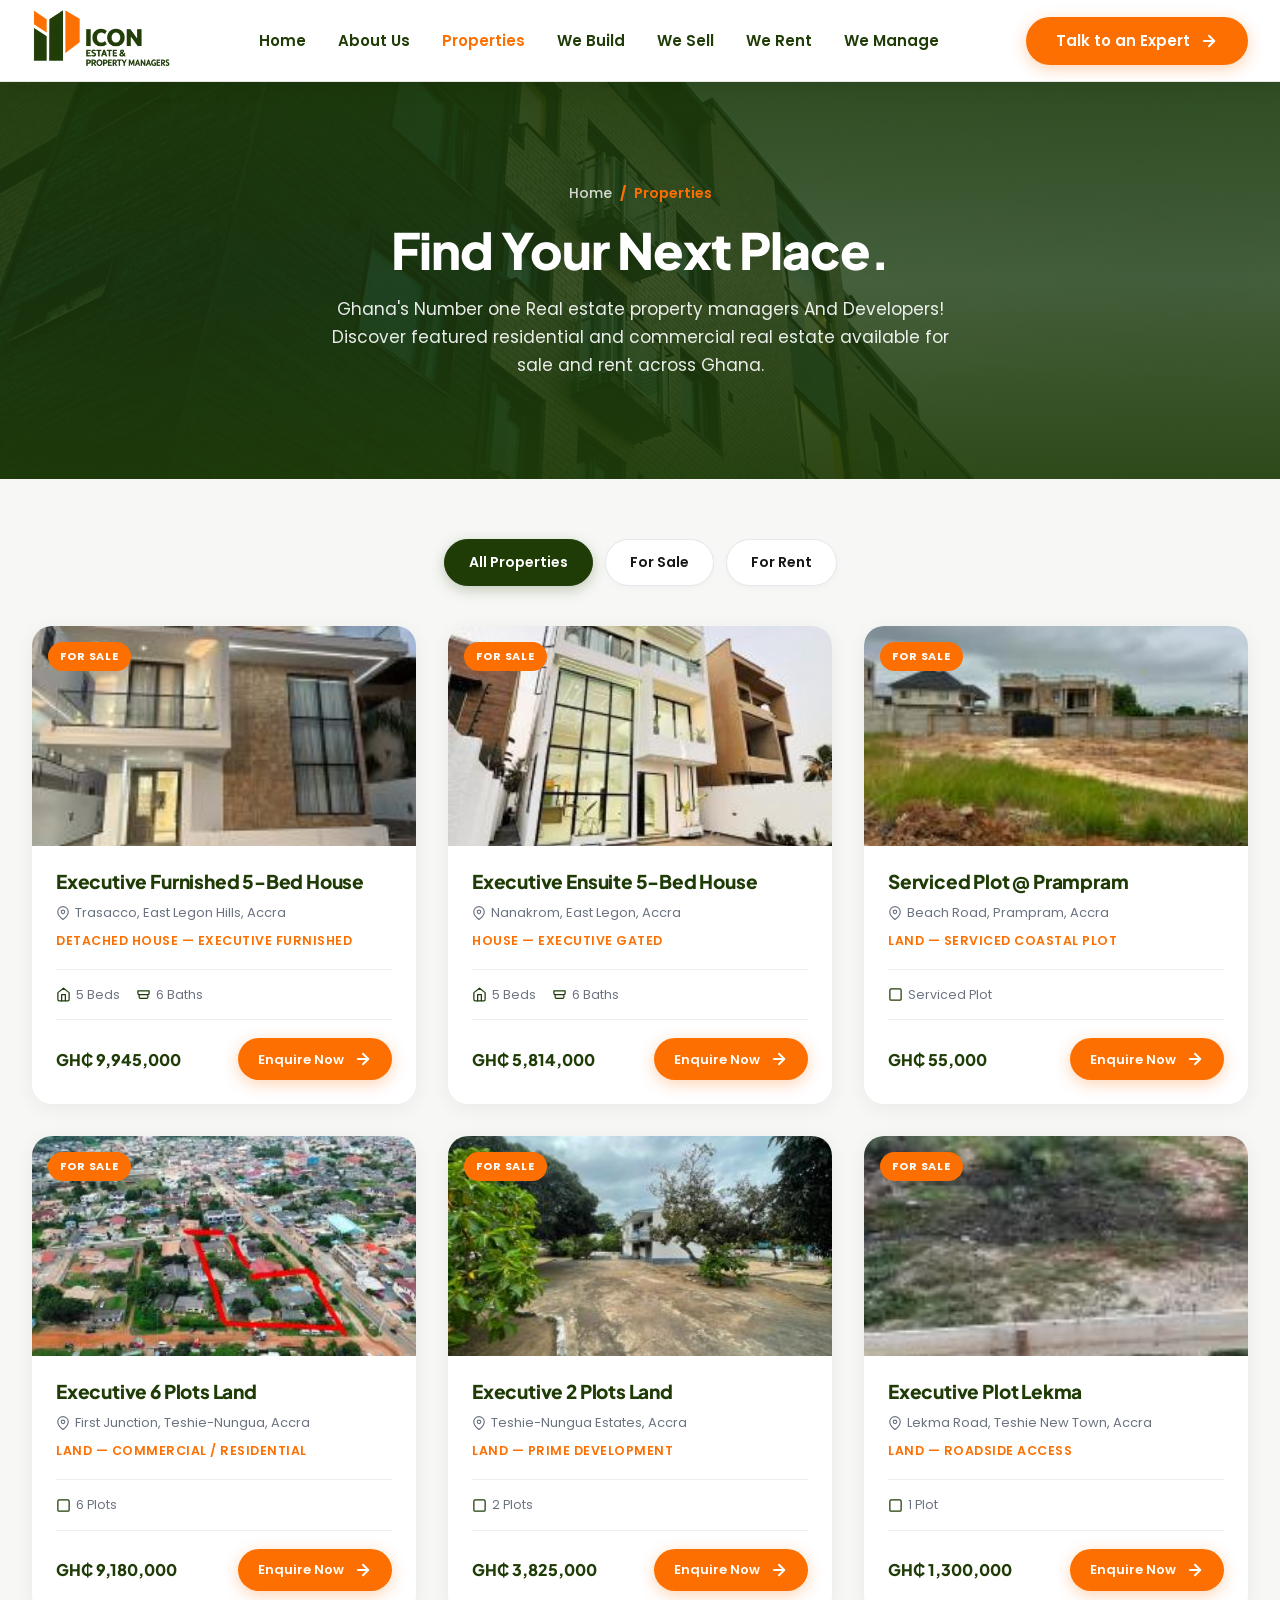
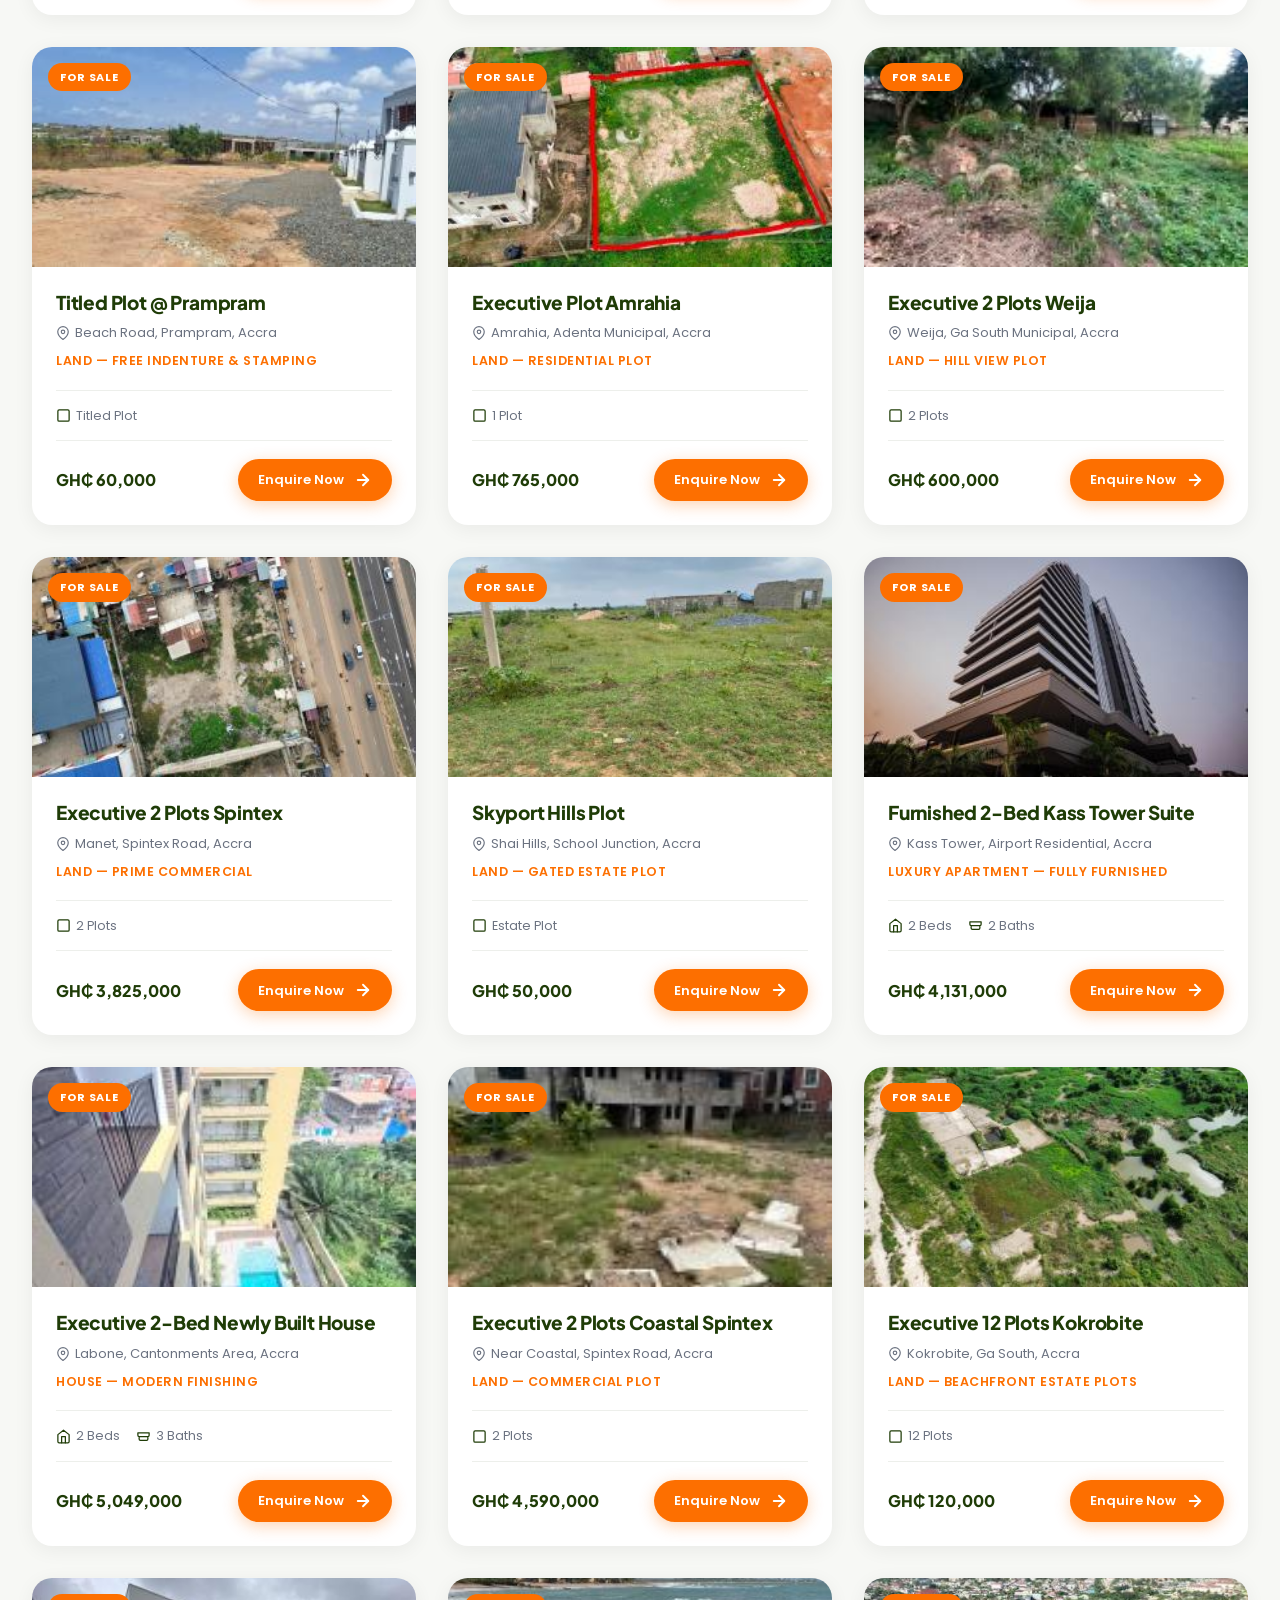
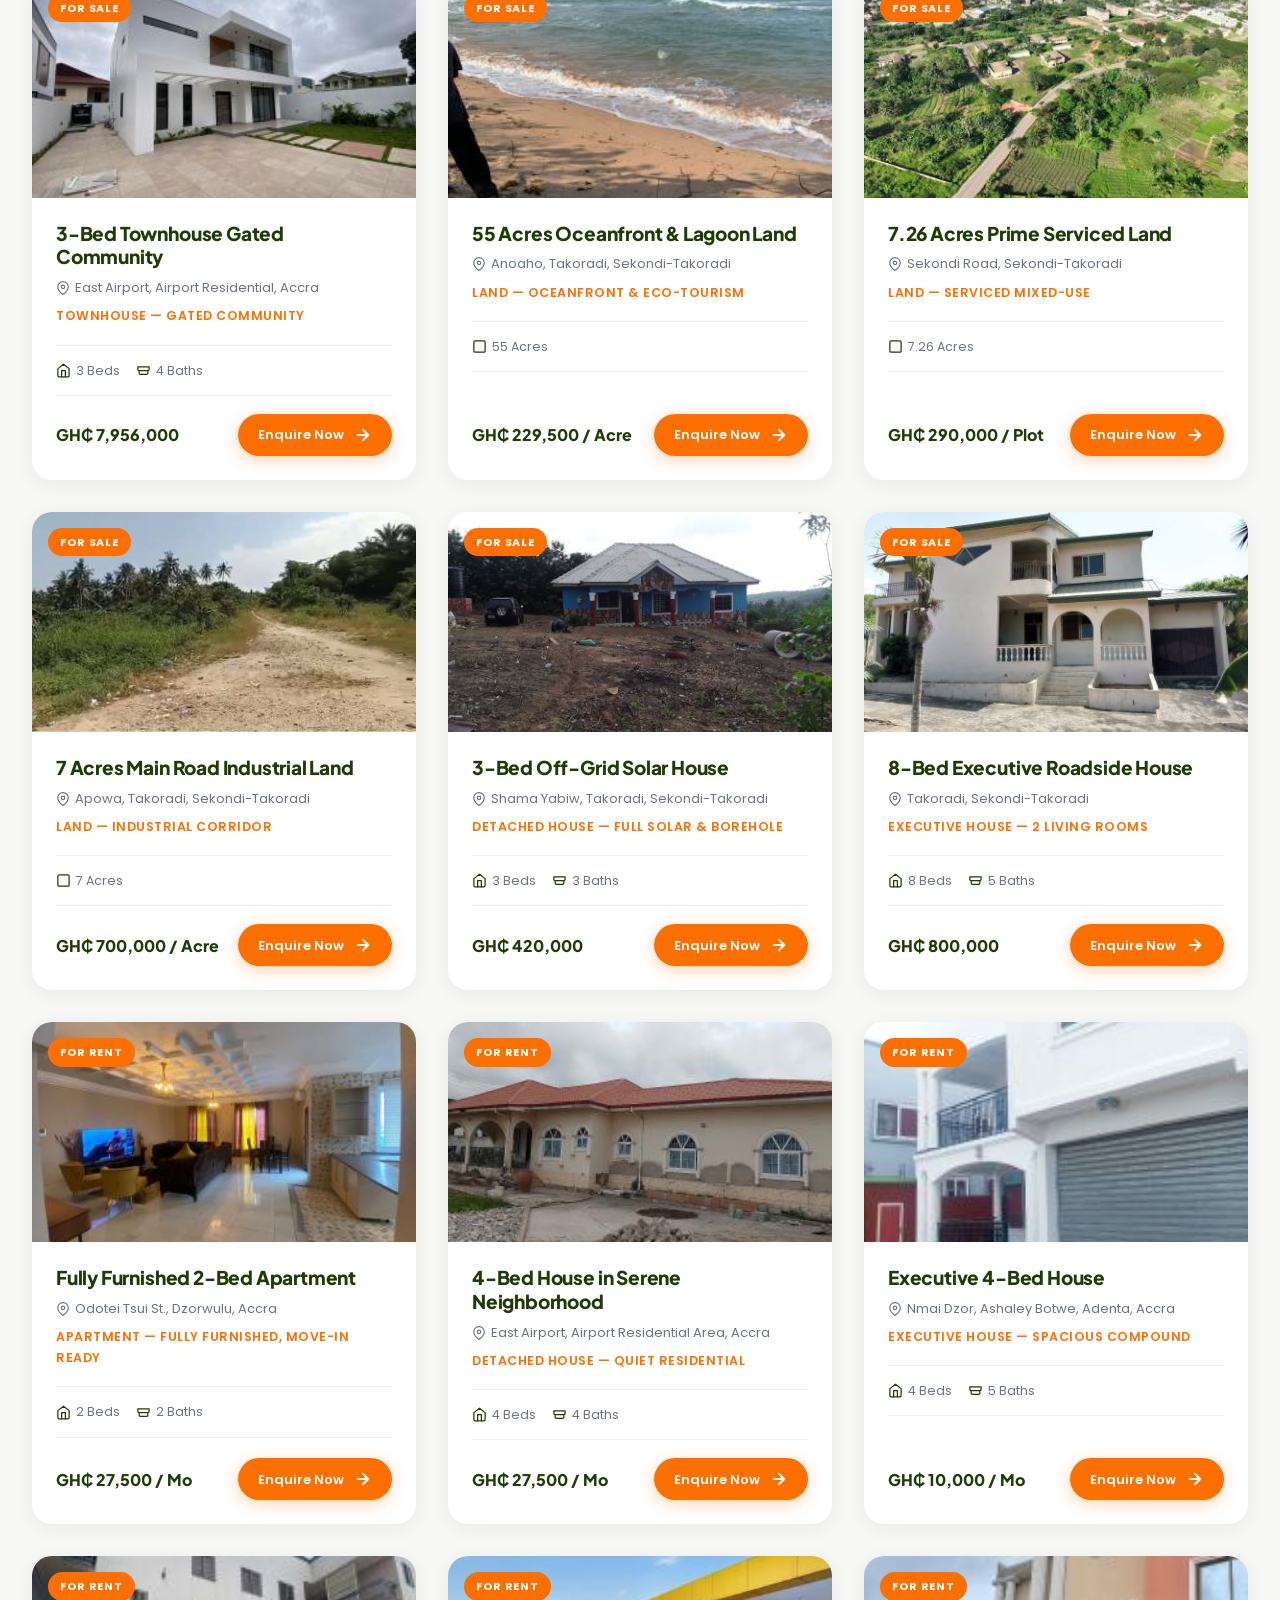
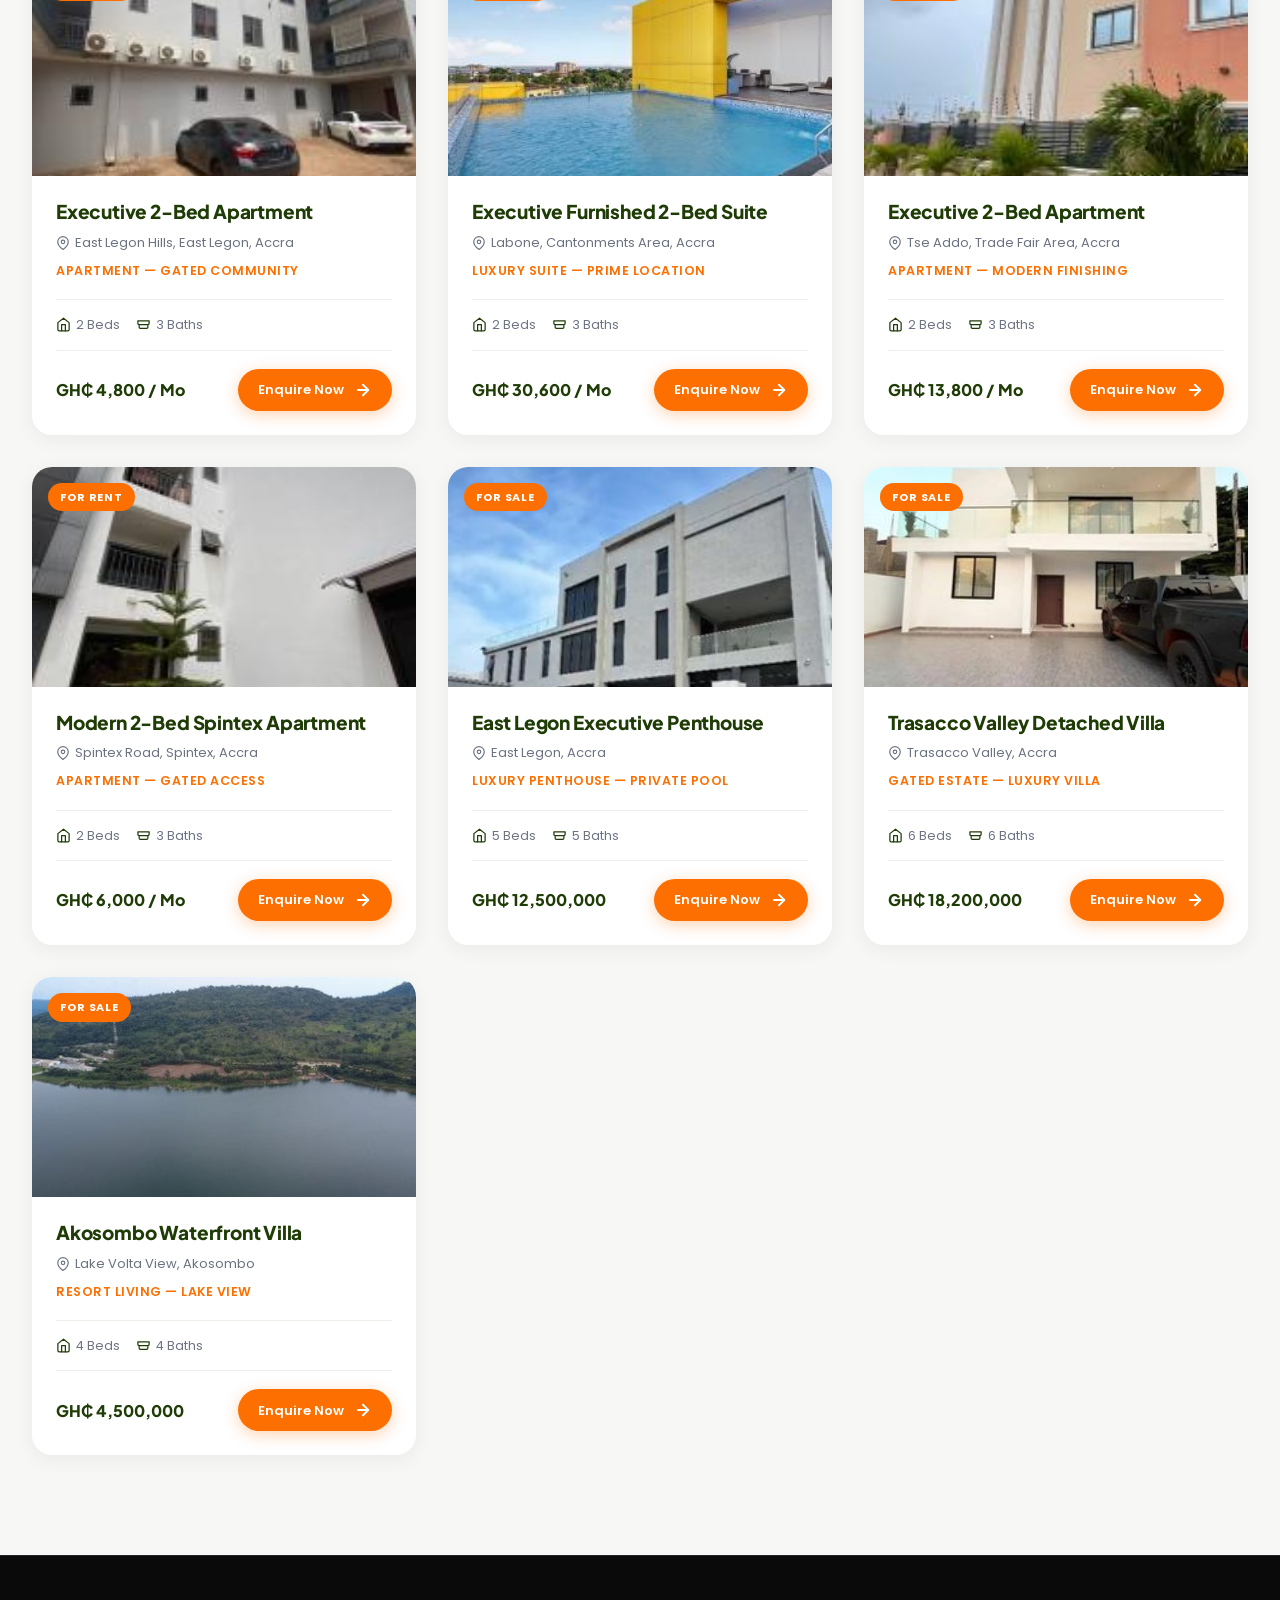
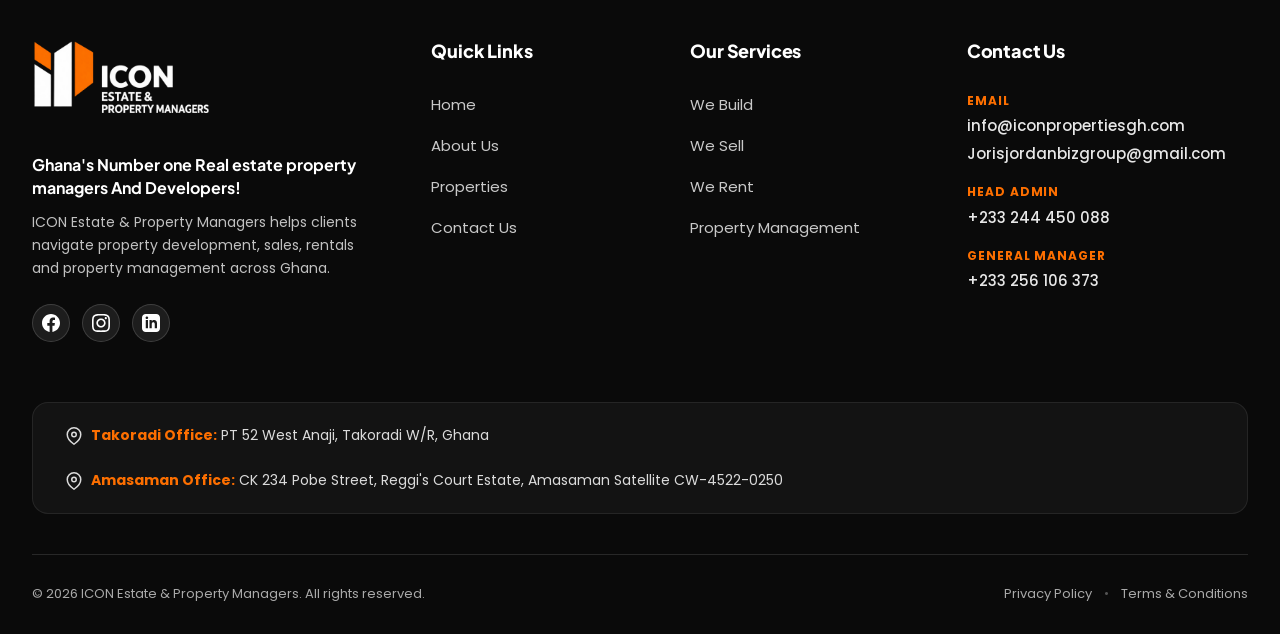
<file: listings.html>
<!DOCTYPE html>
<html lang="en">

<head>
    <meta charset="UTF-8">
    <meta name="viewport" content="width=device-width, initial-scale=1.0">
    <title>Properties & Real Estate Portfolio | ICON Estate & Property Managers Ghana</title>
    <meta name="description"
        content="Ghana's Number one Real estate property managers And Developers! Discover featured residential and commercial real estate available for sale and rent across Ghana.">
    <link rel="canonical" href="https://IconpropertiesGh.com/listings.html">

    <!-- Open Graph Metadata -->
    <meta property="og:site_name" content="ICON Properties Ghana">
    <meta property="og:title" content="Properties | ICON Estate & Property Managers">
    <meta property="og:description"
        content="Discover prime residential and commercial real estate for sale and rent across Ghana.">
    <meta property="og:type" content="website">
    <meta property="og:url" content="https://IconpropertiesGh.com/listings.html">

    <!-- Google Fonts: Poppins (Body/Buttons), Plus Jakarta Sans & Caveat (Signature) -->
    <link rel="preconnect" href="https://fonts.googleapis.com">
    <link rel="preconnect" href="https://fonts.gstatic.com" crossorigin>
    <link href="https://fonts.googleapis.com/css2?family=Caveat:wght@600;700&family=Plus+Jakarta+Sans:wght@600;700;800&family=Poppins:wght@400;500;600;700&display=swap" rel="stylesheet">

    <!-- CSS Stylesheet -->
    <link rel="stylesheet" href="css/style.css">
    <link rel="icon" type="image/png" href="images/Fave-icon-logo.png">
</head>

<body>

    <!-- 1. HEADER SECTION -->
    <header class="site-header" id="site-header">
        <div class="container header-container">
            <a href="index.html" class="brand-logo" aria-label="ICON Estate & Property Managers Home">
                <img src="images/Property-Logo.png" alt="ICON Estate & Property Managers Logo" class="header-logo-img">
            </a>

            <nav class="nav-menu" id="nav-menu" aria-label="Main Navigation">
                <ul class="nav-list">
                    <li><a href="index.html" class="nav-link">Home</a></li>
                    <li><a href="about.html" class="nav-link">About Us</a></li>
                    <li><a href="listings.html" class="nav-link active">Properties</a></li>
                    <li><a href="we-build.html" class="nav-link">We Build</a></li>
                    <li><a href="we-sell.html" class="nav-link">We Sell</a></li>
                    <li><a href="we-rent.html" class="nav-link">We Rent</a></li>
                    <li><a href="we-manage.html" class="nav-link">We Manage</a></li>
                </ul>
            </nav>

            <div class="header-actions">
                <a href="contact.html" class="btn btn-primary nav-cta">
                    <span>Talk to an Expert</span>
                    <svg class="btn-arrow" width="18" height="18" viewBox="0 0 24 24" fill="none" stroke="currentColor"
                        stroke-width="2.5" stroke-linecap="round" stroke-linejoin="round">
                        <line x1="5" y1="12" x2="19" y2="12"></line>
                        <polyline points="12 5 19 12 12 19"></polyline>
                    </svg>
                </a>

                <button class="hamburger-toggle" id="hamburger-toggle" aria-expanded="false"
                    aria-controls="mobile-nav-overlay" aria-label="Open Navigation Menu">
                    <span class="hamburger-bar"></span>
                    <span class="hamburger-bar"></span>
                    <span class="hamburger-bar"></span>
                </button>
            </div>
        </div>
    </header>

    <!-- Mobile Navigation Drawer Overlay -->
    <div class="mobile-nav-overlay" id="mobile-nav-overlay" aria-hidden="true">
        <div class="mobile-nav-content">
            <div class="mobile-nav-header">
                <a href="index.html" class="brand-logo">
                    <img src="images/Property-Logo.png" alt="ICON Estate & Property Managers Logo" class="mobile-logo-img">
                </a>
                <button class="mobile-nav-close" id="mobile-nav-close" aria-label="Close Navigation Menu">&times;</button>
            </div>
            <nav class="mobile-nav-links">
                <a href="index.html" class="mobile-link">Home</a>
                <a href="about.html" class="mobile-link">About Us</a>
                <a href="listings.html" class="mobile-link active">Properties</a>
                <a href="we-build.html" class="mobile-link">We Build</a>
                <a href="we-sell.html" class="mobile-link">We Sell</a>
                <a href="we-rent.html" class="mobile-link">We Rent</a>
                <a href="we-manage.html" class="mobile-link">We Manage</a>
            </nav>
            <div class="mobile-nav-footer">
                <a href="contact.html" class="btn btn-primary btn-full mobile-cta">
                    <span>Talk to an Expert</span>
                </a>
            </div>
        </div>
    </div>

    <!-- MAIN CONTENT -->
    <main id="main-content">

        <!-- 2. HERO SECTION (Identical to we-rent.html compact hero with background overlay) -->
        <section class="about-hero-section" id="listings-hero">
            <img src="images/unsplash-5404-07a9c7bb.jpg"
                alt="Properties and Real Estate Portfolio in Ghana" class="about-hero-bg-img">
            <div class="about-hero-overlay"></div>

            <div class="container about-hero-container text-center">
                <nav class="breadcrumb-nav" aria-label="Breadcrumb">
                    <a href="index.html" class="breadcrumb-link">Home</a>
                    <span class="breadcrumb-separator">/</span>
                    <span class="breadcrumb-current">Properties</span>
                </nav>

                <h1 class="about-hero-title">Find Your Next Place.</h1>

                <p class="about-hero-subtext max-w-650" style="margin: 0 auto;">
                    Ghana's Number one Real estate property managers And Developers! Discover featured residential and commercial real estate available for sale and rent across Ghana.
                </p>
            </div>
        </section>

        <!-- 3. PROPERTIES SECTION WITH EXACT 3 TABS -->
        <section class="ws-listings-section" id="listings-section" style="padding: 60px 0 100px 0;">
            <div class="container">

                <!-- Filter Tabs: All, For Sale, For Rent -->
                <div class="listings-tabs-wrapper mb-40 text-center">
                    <button class="listing-tab-btn active" data-filter="all">
                        <span>All Properties</span>
                    </button>
                    <button class="listing-tab-btn" data-filter="for-sale">
                        <span>For Sale</span>
                    </button>
                    <button class="listing-tab-btn" data-filter="for-rent">
                        <span>For Rent</span>
                    </button>
                </div>

                <!-- Property Grid Layout (Identical to we-rent.html ws-property-grid) -->
                <div class="ws-property-grid listings-grid-container">

                    <!-- CARD 01 — Executive Furnished 5-Bed House [FOR SALE] -->
                    <article class="ws-prop-card" data-category="for-sale" aria-label="Property listing">
                        <div class="ws-prop-img-wrap">
                            <img src="images/ppg-sale-trasacco-5bed.jpg" alt="Executive Furnished 5 Bedroom House in Trasacco, Accra" class="ws-prop-img" loading="lazy">
                            <span class="ws-prop-badge">FOR SALE</span>
                        </div>
                        <div class="ws-prop-body">
                            <h3 class="ws-prop-title">Executive Furnished 5-Bed House</h3>
                            <p class="ws-prop-location">
                                <svg width="14" height="14" viewBox="0 0 24 24" fill="none" stroke="currentColor" stroke-width="2" stroke-linecap="round" stroke-linejoin="round" aria-hidden="true"><path d="M21 10c0 7-9 13-9 13s-9-6-9-13a9 9 0 0 1 18 0z"></path><circle cx="12" cy="10" r="3"></circle></svg>
                                Trasacco, East Legon Hills, Accra
                            </p>
                            <p class="ws-prop-type">Detached House — Executive Furnished</p>
                            <div class="ws-prop-specs">
                                <span class="ws-spec-item"><svg width="15" height="15" viewBox="0 0 24 24" fill="none" stroke="currentColor" stroke-width="2" stroke-linecap="round" stroke-linejoin="round" aria-hidden="true"><path d="M3 9l9-7 9 7v11a2 2 0 0 1-2 2H5a2 2 0 0 1-2-2z"></path><polyline points="9 22 9 12 15 12 15 22"></polyline></svg> 5 Beds</span>
                                <span class="ws-spec-item"><svg width="15" height="15" viewBox="0 0 24 24" fill="none" stroke="currentColor" stroke-width="2" stroke-linecap="round" stroke-linejoin="round" aria-hidden="true"><path d="M5 12H19M5 12a2 2 0 0 1-2-2V6h18v4a2 2 0 0 1-2 2M5 12v4a2 2 0 0 0 2 2h10a2 2 0 0 0 2-2v-4"></path></svg> 6 Baths</span>
                            </div>
                            <div class="ws-prop-footer">
                                <span class="ws-prop-price">GH₵ 9,945,000</span>
                                <a href="we-sell.html#ws-seller-form" class="btn btn-primary ws-prop-cta">
                                    <span>Enquire Now</span>
                                    <svg class="btn-arrow" width="16" height="16" viewBox="0 0 24 24" fill="none" stroke="currentColor" stroke-width="2.5" stroke-linecap="round" stroke-linejoin="round"><line x1="5" y1="12" x2="19" y2="12"></line><polyline points="12 5 19 12 12 19"></polyline></svg>
                                </a>
                            </div>
                        </div>
                    </article>

                    <!-- CARD 02 — Executive Ensuite 5-Bed House [FOR SALE] -->
                    <article class="ws-prop-card" data-category="for-sale" aria-label="Property listing">
                        <div class="ws-prop-img-wrap">
                            <img src="images/ppg-sale-nanakrom-5bed.jpg" alt="Executive Ensuite 5 Bedroom House in Nanakrom, Accra" class="ws-prop-img" loading="lazy">
                            <span class="ws-prop-badge">FOR SALE</span>
                        </div>
                        <div class="ws-prop-body">
                            <h3 class="ws-prop-title">Executive Ensuite 5-Bed House</h3>
                            <p class="ws-prop-location">
                                <svg width="14" height="14" viewBox="0 0 24 24" fill="none" stroke="currentColor" stroke-width="2" stroke-linecap="round" stroke-linejoin="round" aria-hidden="true"><path d="M21 10c0 7-9 13-9 13s-9-6-9-13a9 9 0 0 1 18 0z"></path><circle cx="12" cy="10" r="3"></circle></svg>
                                Nanakrom, East Legon, Accra
                            </p>
                            <p class="ws-prop-type">House — Executive Gated</p>
                            <div class="ws-prop-specs">
                                <span class="ws-spec-item"><svg width="15" height="15" viewBox="0 0 24 24" fill="none" stroke="currentColor" stroke-width="2" stroke-linecap="round" stroke-linejoin="round" aria-hidden="true"><path d="M3 9l9-7 9 7v11a2 2 0 0 1-2 2H5a2 2 0 0 1-2-2z"></path><polyline points="9 22 9 12 15 12 15 22"></polyline></svg> 5 Beds</span>
                                <span class="ws-spec-item"><svg width="15" height="15" viewBox="0 0 24 24" fill="none" stroke="currentColor" stroke-width="2" stroke-linecap="round" stroke-linejoin="round" aria-hidden="true"><path d="M5 12H19M5 12a2 2 0 0 1-2-2V6h18v4a2 2 0 0 1-2 2M5 12v4a2 2 0 0 0 2 2h10a2 2 0 0 0 2-2v-4"></path></svg> 6 Baths</span>
                            </div>
                            <div class="ws-prop-footer">
                                <span class="ws-prop-price">GH₵ 5,814,000</span>
                                <a href="we-sell.html#ws-seller-form" class="btn btn-primary ws-prop-cta">
                                    <span>Enquire Now</span>
                                    <svg class="btn-arrow" width="16" height="16" viewBox="0 0 24 24" fill="none" stroke="currentColor" stroke-width="2.5" stroke-linecap="round" stroke-linejoin="round"><line x1="5" y1="12" x2="19" y2="12"></line><polyline points="12 5 19 12 12 19"></polyline></svg>
                                </a>
                            </div>
                        </div>
                    </article>

                    <!-- CARD 03 — Serviced Plot Prampram [FOR SALE] -->
                    <article class="ws-prop-card" data-category="for-sale" aria-label="Property listing">
                        <div class="ws-prop-img-wrap">
                            <img src="images/ppg-sale-prampram-land.jpg" alt="Land For Sale at Beach Road Prampram, Accra" class="ws-prop-img" loading="lazy">
                            <span class="ws-prop-badge">FOR SALE</span>
                        </div>
                        <div class="ws-prop-body">
                            <h3 class="ws-prop-title">Serviced Plot @ Prampram</h3>
                            <p class="ws-prop-location">
                                <svg width="14" height="14" viewBox="0 0 24 24" fill="none" stroke="currentColor" stroke-width="2" stroke-linecap="round" stroke-linejoin="round" aria-hidden="true"><path d="M21 10c0 7-9 13-9 13s-9-6-9-13a9 9 0 0 1 18 0z"></path><circle cx="12" cy="10" r="3"></circle></svg>
                                Beach Road, Prampram, Accra
                            </p>
                            <p class="ws-prop-type">Land — Serviced Coastal Plot</p>
                            <div class="ws-prop-specs">
                                <span class="ws-spec-item"><svg width="15" height="15" viewBox="0 0 24 24" fill="none" stroke="currentColor" stroke-width="2" stroke-linecap="round" stroke-linejoin="round" aria-hidden="true"><rect x="3" y="3" width="18" height="18" rx="2" ry="2"></rect></svg> Serviced Plot</span>
                            </div>
                            <div class="ws-prop-footer">
                                <span class="ws-prop-price">GH₵ 55,000</span>
                                <a href="we-sell.html#ws-seller-form" class="btn btn-primary ws-prop-cta">
                                    <span>Enquire Now</span>
                                    <svg class="btn-arrow" width="16" height="16" viewBox="0 0 24 24" fill="none" stroke="currentColor" stroke-width="2.5" stroke-linecap="round" stroke-linejoin="round"><line x1="5" y1="12" x2="19" y2="12"></line><polyline points="12 5 19 12 12 19"></polyline></svg>
                                </a>
                            </div>
                        </div>
                    </article>

                    <!-- CARD 04 — Executive 6 Plots Teshie [FOR SALE] -->
                    <article class="ws-prop-card" data-category="for-sale" aria-label="Property listing">
                        <div class="ws-prop-img-wrap">
                            <img src="images/ppg-sale-teshie-6plots.jpg" alt="Executive 6 Plots Land For Sale in Teshie, Accra" class="ws-prop-img" loading="lazy">
                            <span class="ws-prop-badge">FOR SALE</span>
                        </div>
                        <div class="ws-prop-body">
                            <h3 class="ws-prop-title">Executive 6 Plots Land</h3>
                            <p class="ws-prop-location">
                                <svg width="14" height="14" viewBox="0 0 24 24" fill="none" stroke="currentColor" stroke-width="2" stroke-linecap="round" stroke-linejoin="round" aria-hidden="true"><path d="M21 10c0 7-9 13-9 13s-9-6-9-13a9 9 0 0 1 18 0z"></path><circle cx="12" cy="10" r="3"></circle></svg>
                                First Junction, Teshie-Nungua, Accra
                            </p>
                            <p class="ws-prop-type">Land — Commercial / Residential</p>
                            <div class="ws-prop-specs">
                                <span class="ws-spec-item"><svg width="15" height="15" viewBox="0 0 24 24" fill="none" stroke="currentColor" stroke-width="2" stroke-linecap="round" stroke-linejoin="round" aria-hidden="true"><rect x="3" y="3" width="18" height="18" rx="2" ry="2"></rect></svg> 6 Plots</span>
                            </div>
                            <div class="ws-prop-footer">
                                <span class="ws-prop-price">GH₵ 9,180,000</span>
                                <a href="we-sell.html#ws-seller-form" class="btn btn-primary ws-prop-cta">
                                    <span>Enquire Now</span>
                                    <svg class="btn-arrow" width="16" height="16" viewBox="0 0 24 24" fill="none" stroke="currentColor" stroke-width="2.5" stroke-linecap="round" stroke-linejoin="round"><line x1="5" y1="12" x2="19" y2="12"></line><polyline points="12 5 19 12 12 19"></polyline></svg>
                                </a>
                            </div>
                        </div>
                    </article>

                    <!-- CARD 05 — Executive 2 Plots Teshie [FOR SALE] -->
                    <article class="ws-prop-card" data-category="for-sale" aria-label="Property listing">
                        <div class="ws-prop-img-wrap">
                            <img src="images/ppg-sale-teshie-2plots.jpg" alt="Executive 2 Plots Land in Teshie-Nungua, Accra" class="ws-prop-img" loading="lazy">
                            <span class="ws-prop-badge">FOR SALE</span>
                        </div>
                        <div class="ws-prop-body">
                            <h3 class="ws-prop-title">Executive 2 Plots Land</h3>
                            <p class="ws-prop-location">
                                <svg width="14" height="14" viewBox="0 0 24 24" fill="none" stroke="currentColor" stroke-width="2" stroke-linecap="round" stroke-linejoin="round" aria-hidden="true"><path d="M21 10c0 7-9 13-9 13s-9-6-9-13a9 9 0 0 1 18 0z"></path><circle cx="12" cy="10" r="3"></circle></svg>
                                Teshie-Nungua Estates, Accra
                            </p>
                            <p class="ws-prop-type">Land — Prime Development</p>
                            <div class="ws-prop-specs">
                                <span class="ws-spec-item"><svg width="15" height="15" viewBox="0 0 24 24" fill="none" stroke="currentColor" stroke-width="2" stroke-linecap="round" stroke-linejoin="round" aria-hidden="true"><rect x="3" y="3" width="18" height="18" rx="2" ry="2"></rect></svg> 2 Plots</span>
                            </div>
                            <div class="ws-prop-footer">
                                <span class="ws-prop-price">GH₵ 3,825,000</span>
                                <a href="we-sell.html#ws-seller-form" class="btn btn-primary ws-prop-cta">
                                    <span>Enquire Now</span>
                                    <svg class="btn-arrow" width="16" height="16" viewBox="0 0 24 24" fill="none" stroke="currentColor" stroke-width="2.5" stroke-linecap="round" stroke-linejoin="round"><line x1="5" y1="12" x2="19" y2="12"></line><polyline points="12 5 19 12 12 19"></polyline></svg>
                                </a>
                            </div>
                        </div>
                    </article>

                    <!-- CARD 06 — Executive Plot Lekma [FOR SALE] -->
                    <article class="ws-prop-card" data-category="for-sale" aria-label="Property listing">
                        <div class="ws-prop-img-wrap">
                            <img src="images/ppg-sale-lekma-plot.jpg" alt="Executive Plot Land For Sale on Lekma Road, Accra" class="ws-prop-img" loading="lazy">
                            <span class="ws-prop-badge">FOR SALE</span>
                        </div>
                        <div class="ws-prop-body">
                            <h3 class="ws-prop-title">Executive Plot Lekma</h3>
                            <p class="ws-prop-location">
                                <svg width="14" height="14" viewBox="0 0 24 24" fill="none" stroke="currentColor" stroke-width="2" stroke-linecap="round" stroke-linejoin="round" aria-hidden="true"><path d="M21 10c0 7-9 13-9 13s-9-6-9-13a9 9 0 0 1 18 0z"></path><circle cx="12" cy="10" r="3"></circle></svg>
                                Lekma Road, Teshie New Town, Accra
                            </p>
                            <p class="ws-prop-type">Land — Roadside Access</p>
                            <div class="ws-prop-specs">
                                <span class="ws-spec-item"><svg width="15" height="15" viewBox="0 0 24 24" fill="none" stroke="currentColor" stroke-width="2" stroke-linecap="round" stroke-linejoin="round" aria-hidden="true"><rect x="3" y="3" width="18" height="18" rx="2" ry="2"></rect></svg> 1 Plot</span>
                            </div>
                            <div class="ws-prop-footer">
                                <span class="ws-prop-price">GH₵ 1,300,000</span>
                                <a href="we-sell.html#ws-seller-form" class="btn btn-primary ws-prop-cta">
                                    <span>Enquire Now</span>
                                    <svg class="btn-arrow" width="16" height="16" viewBox="0 0 24 24" fill="none" stroke="currentColor" stroke-width="2.5" stroke-linecap="round" stroke-linejoin="round"><line x1="5" y1="12" x2="19" y2="12"></line><polyline points="12 5 19 12 12 19"></polyline></svg>
                                </a>
                            </div>
                        </div>
                    </article>

                    <!-- CARD 07 — Titled Lands Prampram [FOR SALE] -->
                    <article class="ws-prop-card" data-category="for-sale" aria-label="Property listing">
                        <div class="ws-prop-img-wrap">
                            <img src="images/ppg-sale-prampram-indenture.jpg" alt="Free Indenture & Court Stamping Land in Prampram, Accra" class="ws-prop-img" loading="lazy">
                            <span class="ws-prop-badge">FOR SALE</span>
                        </div>
                        <div class="ws-prop-body">
                            <h3 class="ws-prop-title">Titled Plot @ Prampram</h3>
                            <p class="ws-prop-location">
                                <svg width="14" height="14" viewBox="0 0 24 24" fill="none" stroke="currentColor" stroke-width="2" stroke-linecap="round" stroke-linejoin="round" aria-hidden="true"><path d="M21 10c0 7-9 13-9 13s-9-6-9-13a9 9 0 0 1 18 0z"></path><circle cx="12" cy="10" r="3"></circle></svg>
                                Beach Road, Prampram, Accra
                            </p>
                            <p class="ws-prop-type">Land — Free Indenture & Stamping</p>
                            <div class="ws-prop-specs">
                                <span class="ws-spec-item"><svg width="15" height="15" viewBox="0 0 24 24" fill="none" stroke="currentColor" stroke-width="2" stroke-linecap="round" stroke-linejoin="round" aria-hidden="true"><rect x="3" y="3" width="18" height="18" rx="2" ry="2"></rect></svg> Titled Plot</span>
                            </div>
                            <div class="ws-prop-footer">
                                <span class="ws-prop-price">GH₵ 60,000</span>
                                <a href="we-sell.html#ws-seller-form" class="btn btn-primary ws-prop-cta">
                                    <span>Enquire Now</span>
                                    <svg class="btn-arrow" width="16" height="16" viewBox="0 0 24 24" fill="none" stroke="currentColor" stroke-width="2.5" stroke-linecap="round" stroke-linejoin="round"><line x1="5" y1="12" x2="19" y2="12"></line><polyline points="12 5 19 12 12 19"></polyline></svg>
                                </a>
                            </div>
                        </div>
                    </article>

                    <!-- CARD 08 — Executive Plot Amrahia [FOR SALE] -->
                    <article class="ws-prop-card" data-category="for-sale" aria-label="Property listing">
                        <div class="ws-prop-img-wrap">
                            <img src="images/ppg-sale-amrahia-plot.jpg" alt="Executive Plot Land For Sale in Amrahia, Accra" class="ws-prop-img" loading="lazy">
                            <span class="ws-prop-badge">FOR SALE</span>
                        </div>
                        <div class="ws-prop-body">
                            <h3 class="ws-prop-title">Executive Plot Amrahia</h3>
                            <p class="ws-prop-location">
                                <svg width="14" height="14" viewBox="0 0 24 24" fill="none" stroke="currentColor" stroke-width="2" stroke-linecap="round" stroke-linejoin="round" aria-hidden="true"><path d="M21 10c0 7-9 13-9 13s-9-6-9-13a9 9 0 0 1 18 0z"></path><circle cx="12" cy="10" r="3"></circle></svg>
                                Amrahia, Adenta Municipal, Accra
                            </p>
                            <p class="ws-prop-type">Land — Residential Plot</p>
                            <div class="ws-prop-specs">
                                <span class="ws-spec-item"><svg width="15" height="15" viewBox="0 0 24 24" fill="none" stroke="currentColor" stroke-width="2" stroke-linecap="round" stroke-linejoin="round" aria-hidden="true"><rect x="3" y="3" width="18" height="18" rx="2" ry="2"></rect></svg> 1 Plot</span>
                            </div>
                            <div class="ws-prop-footer">
                                <span class="ws-prop-price">GH₵ 765,000</span>
                                <a href="we-sell.html#ws-seller-form" class="btn btn-primary ws-prop-cta">
                                    <span>Enquire Now</span>
                                    <svg class="btn-arrow" width="16" height="16" viewBox="0 0 24 24" fill="none" stroke="currentColor" stroke-width="2.5" stroke-linecap="round" stroke-linejoin="round"><line x1="5" y1="12" x2="19" y2="12"></line><polyline points="12 5 19 12 12 19"></polyline></svg>
                                </a>
                            </div>
                        </div>
                    </article>

                    <!-- CARD 09 — Executive 2 Plots Weija [FOR SALE] -->
                    <article class="ws-prop-card" data-category="for-sale" aria-label="Property listing">
                        <div class="ws-prop-img-wrap">
                            <img src="images/ppg-sale-weija-2plots.jpg" alt="Executive 2 Plots Land in Weija, Accra" class="ws-prop-img" loading="lazy">
                            <span class="ws-prop-badge">FOR SALE</span>
                        </div>
                        <div class="ws-prop-body">
                            <h3 class="ws-prop-title">Executive 2 Plots Weija</h3>
                            <p class="ws-prop-location">
                                <svg width="14" height="14" viewBox="0 0 24 24" fill="none" stroke="currentColor" stroke-width="2" stroke-linecap="round" stroke-linejoin="round" aria-hidden="true"><path d="M21 10c0 7-9 13-9 13s-9-6-9-13a9 9 0 0 1 18 0z"></path><circle cx="12" cy="10" r="3"></circle></svg>
                                Weija, Ga South Municipal, Accra
                            </p>
                            <p class="ws-prop-type">Land — Hill View Plot</p>
                            <div class="ws-prop-specs">
                                <span class="ws-spec-item"><svg width="15" height="15" viewBox="0 0 24 24" fill="none" stroke="currentColor" stroke-width="2" stroke-linecap="round" stroke-linejoin="round" aria-hidden="true"><rect x="3" y="3" width="18" height="18" rx="2" ry="2"></rect></svg> 2 Plots</span>
                            </div>
                            <div class="ws-prop-footer">
                                <span class="ws-prop-price">GH₵ 600,000</span>
                                <a href="we-sell.html#ws-seller-form" class="btn btn-primary ws-prop-cta">
                                    <span>Enquire Now</span>
                                    <svg class="btn-arrow" width="16" height="16" viewBox="0 0 24 24" fill="none" stroke="currentColor" stroke-width="2.5" stroke-linecap="round" stroke-linejoin="round"><line x1="5" y1="12" x2="19" y2="12"></line><polyline points="12 5 19 12 12 19"></polyline></svg>
                                </a>
                            </div>
                        </div>
                    </article>

                    <!-- CARD 10 — Executive 2 Plots Spintex [FOR SALE] -->
                    <article class="ws-prop-card" data-category="for-sale" aria-label="Property listing">
                        <div class="ws-prop-img-wrap">
                            <img src="images/ppg-sale-spintex-2plots.jpg" alt="Executive 2 Plots Land in Spintex, Accra" class="ws-prop-img" loading="lazy">
                            <span class="ws-prop-badge">FOR SALE</span>
                        </div>
                        <div class="ws-prop-body">
                            <h3 class="ws-prop-title">Executive 2 Plots Spintex</h3>
                            <p class="ws-prop-location">
                                <svg width="14" height="14" viewBox="0 0 24 24" fill="none" stroke="currentColor" stroke-width="2" stroke-linecap="round" stroke-linejoin="round" aria-hidden="true"><path d="M21 10c0 7-9 13-9 13s-9-6-9-13a9 9 0 0 1 18 0z"></path><circle cx="12" cy="10" r="3"></circle></svg>
                                Manet, Spintex Road, Accra
                            </p>
                            <p class="ws-prop-type">Land — Prime Commercial</p>
                            <div class="ws-prop-specs">
                                <span class="ws-spec-item"><svg width="15" height="15" viewBox="0 0 24 24" fill="none" stroke="currentColor" stroke-width="2" stroke-linecap="round" stroke-linejoin="round" aria-hidden="true"><rect x="3" y="3" width="18" height="18" rx="2" ry="2"></rect></svg> 2 Plots</span>
                            </div>
                            <div class="ws-prop-footer">
                                <span class="ws-prop-price">GH₵ 3,825,000</span>
                                <a href="we-sell.html#ws-seller-form" class="btn btn-primary ws-prop-cta">
                                    <span>Enquire Now</span>
                                    <svg class="btn-arrow" width="16" height="16" viewBox="0 0 24 24" fill="none" stroke="currentColor" stroke-width="2.5" stroke-linecap="round" stroke-linejoin="round"><line x1="5" y1="12" x2="19" y2="12"></line><polyline points="12 5 19 12 12 19"></polyline></svg>
                                </a>
                            </div>
                        </div>
                    </article>

                    <!-- CARD 11 — Skyport Hills Residence Land [FOR SALE] -->
                    <article class="ws-prop-card" data-category="for-sale" aria-label="Property listing">
                        <div class="ws-prop-img-wrap">
                            <img src="images/ppg-sale-shaihills-land.jpg" alt="Skyport Hills Residence Land in Shai Hills, Accra" class="ws-prop-img" loading="lazy">
                            <span class="ws-prop-badge">FOR SALE</span>
                        </div>
                        <div class="ws-prop-body">
                            <h3 class="ws-prop-title">Skyport Hills Plot</h3>
                            <p class="ws-prop-location">
                                <svg width="14" height="14" viewBox="0 0 24 24" fill="none" stroke="currentColor" stroke-width="2" stroke-linecap="round" stroke-linejoin="round" aria-hidden="true"><path d="M21 10c0 7-9 13-9 13s-9-6-9-13a9 9 0 0 1 18 0z"></path><circle cx="12" cy="10" r="3"></circle></svg>
                                Shai Hills, School Junction, Accra
                            </p>
                            <p class="ws-prop-type">Land — Gated Estate Plot</p>
                            <div class="ws-prop-specs">
                                <span class="ws-spec-item"><svg width="15" height="15" viewBox="0 0 24 24" fill="none" stroke="currentColor" stroke-width="2" stroke-linecap="round" stroke-linejoin="round" aria-hidden="true"><rect x="3" y="3" width="18" height="18" rx="2" ry="2"></rect></svg> Estate Plot</span>
                            </div>
                            <div class="ws-prop-footer">
                                <span class="ws-prop-price">GH₵ 50,000</span>
                                <a href="we-sell.html#ws-seller-form" class="btn btn-primary ws-prop-cta">
                                    <span>Enquire Now</span>
                                    <svg class="btn-arrow" width="16" height="16" viewBox="0 0 24 24" fill="none" stroke="currentColor" stroke-width="2.5" stroke-linecap="round" stroke-linejoin="round"><line x1="5" y1="12" x2="19" y2="12"></line><polyline points="12 5 19 12 12 19"></polyline></svg>
                                </a>
                            </div>
                        </div>
                    </article>

                    <!-- CARD 12 — Furnished 2-Bed Kass Tower Apartment [FOR SALE] -->
                    <article class="ws-prop-card" data-category="for-sale" aria-label="Property listing">
                        <div class="ws-prop-img-wrap">
                            <img src="images/ppg-sale-kass-tower-2bed.jpg" alt="2 Bedroom Furnished Apartment at Kass Tower, Airport, Accra" class="ws-prop-img" loading="lazy">
                            <span class="ws-prop-badge">FOR SALE</span>
                        </div>
                        <div class="ws-prop-body">
                            <h3 class="ws-prop-title">Furnished 2-Bed Kass Tower Suite</h3>
                            <p class="ws-prop-location">
                                <svg width="14" height="14" viewBox="0 0 24 24" fill="none" stroke="currentColor" stroke-width="2" stroke-linecap="round" stroke-linejoin="round" aria-hidden="true"><path d="M21 10c0 7-9 13-9 13s-9-6-9-13a9 9 0 0 1 18 0z"></path><circle cx="12" cy="10" r="3"></circle></svg>
                                Kass Tower, Airport Residential, Accra
                            </p>
                            <p class="ws-prop-type">Luxury Apartment — Fully Furnished</p>
                            <div class="ws-prop-specs">
                                <span class="ws-spec-item"><svg width="15" height="15" viewBox="0 0 24 24" fill="none" stroke="currentColor" stroke-width="2" stroke-linecap="round" stroke-linejoin="round" aria-hidden="true"><path d="M3 9l9-7 9 7v11a2 2 0 0 1-2 2H5a2 2 0 0 1-2-2z"></path><polyline points="9 22 9 12 15 12 15 22"></polyline></svg> 2 Beds</span>
                                <span class="ws-spec-item"><svg width="15" height="15" viewBox="0 0 24 24" fill="none" stroke="currentColor" stroke-width="2" stroke-linecap="round" stroke-linejoin="round" aria-hidden="true"><path d="M5 12H19M5 12a2 2 0 0 1-2-2V6h18v4a2 2 0 0 1-2 2M5 12v4a2 2 0 0 0 2 2h10a2 2 0 0 0 2-2v-4"></path></svg> 2 Baths</span>
                            </div>
                            <div class="ws-prop-footer">
                                <span class="ws-prop-price">GH₵ 4,131,000</span>
                                <a href="we-sell.html#ws-seller-form" class="btn btn-primary ws-prop-cta">
                                    <span>Enquire Now</span>
                                    <svg class="btn-arrow" width="16" height="16" viewBox="0 0 24 24" fill="none" stroke="currentColor" stroke-width="2.5" stroke-linecap="round" stroke-linejoin="round"><line x1="5" y1="12" x2="19" y2="12"></line><polyline points="12 5 19 12 12 19"></polyline></svg>
                                </a>
                            </div>
                        </div>
                    </article>

                    <!-- CARD 13 — Executive Newly Built 2-Bed House [FOR SALE] -->
                    <article class="ws-prop-card" data-category="for-sale" aria-label="Property listing">
                        <div class="ws-prop-img-wrap">
                            <img src="images/ppg-sale-labone-2bed.jpg" alt="Newly Built 2 Bedroom House in Labone, Cantonments, Accra" class="ws-prop-img" loading="lazy">
                            <span class="ws-prop-badge">FOR SALE</span>
                        </div>
                        <div class="ws-prop-body">
                            <h3 class="ws-prop-title">Executive 2-Bed Newly Built House</h3>
                            <p class="ws-prop-location">
                                <svg width="14" height="14" viewBox="0 0 24 24" fill="none" stroke="currentColor" stroke-width="2" stroke-linecap="round" stroke-linejoin="round" aria-hidden="true"><path d="M21 10c0 7-9 13-9 13s-9-6-9-13a9 9 0 0 1 18 0z"></path><circle cx="12" cy="10" r="3"></circle></svg>
                                Labone, Cantonments Area, Accra
                            </p>
                            <p class="ws-prop-type">House — Modern Finishing</p>
                            <div class="ws-prop-specs">
                                <span class="ws-spec-item"><svg width="15" height="15" viewBox="0 0 24 24" fill="none" stroke="currentColor" stroke-width="2" stroke-linecap="round" stroke-linejoin="round" aria-hidden="true"><path d="M3 9l9-7 9 7v11a2 2 0 0 1-2 2H5a2 2 0 0 1-2-2z"></path><polyline points="9 22 9 12 15 12 15 22"></polyline></svg> 2 Beds</span>
                                <span class="ws-spec-item"><svg width="15" height="15" viewBox="0 0 24 24" fill="none" stroke="currentColor" stroke-width="2" stroke-linecap="round" stroke-linejoin="round" aria-hidden="true"><path d="M5 12H19M5 12a2 2 0 0 1-2-2V6h18v4a2 2 0 0 1-2 2M5 12v4a2 2 0 0 0 2 2h10a2 2 0 0 0 2-2v-4"></path></svg> 3 Baths</span>
                            </div>
                            <div class="ws-prop-footer">
                                <span class="ws-prop-price">GH₵ 5,049,000</span>
                                <a href="we-sell.html#ws-seller-form" class="btn btn-primary ws-prop-cta">
                                    <span>Enquire Now</span>
                                    <svg class="btn-arrow" width="16" height="16" viewBox="0 0 24 24" fill="none" stroke="currentColor" stroke-width="2.5" stroke-linecap="round" stroke-linejoin="round"><line x1="5" y1="12" x2="19" y2="12"></line><polyline points="12 5 19 12 12 19"></polyline></svg>
                                </a>
                            </div>
                        </div>
                    </article>

                    <!-- CARD 14 — Executive 2 Plots Coastal Spintex [FOR SALE] -->
                    <article class="ws-prop-card" data-category="for-sale" aria-label="Property listing">
                        <div class="ws-prop-img-wrap">
                            <img src="images/ppg-sale-coastal-2plots.jpg" alt="Executive 2 Plots Land Near Coastal Spintex, Accra" class="ws-prop-img" loading="lazy">
                            <span class="ws-prop-badge">FOR SALE</span>
                        </div>
                        <div class="ws-prop-body">
                            <h3 class="ws-prop-title">Executive 2 Plots Coastal Spintex</h3>
                            <p class="ws-prop-location">
                                <svg width="14" height="14" viewBox="0 0 24 24" fill="none" stroke="currentColor" stroke-width="2" stroke-linecap="round" stroke-linejoin="round" aria-hidden="true"><path d="M21 10c0 7-9 13-9 13s-9-6-9-13a9 9 0 0 1 18 0z"></path><circle cx="12" cy="10" r="3"></circle></svg>
                                Near Coastal, Spintex Road, Accra
                            </p>
                            <p class="ws-prop-type">Land — Commercial Plot</p>
                            <div class="ws-prop-specs">
                                <span class="ws-spec-item"><svg width="15" height="15" viewBox="0 0 24 24" fill="none" stroke="currentColor" stroke-width="2" stroke-linecap="round" stroke-linejoin="round" aria-hidden="true"><rect x="3" y="3" width="18" height="18" rx="2" ry="2"></rect></svg> 2 Plots</span>
                            </div>
                            <div class="ws-prop-footer">
                                <span class="ws-prop-price">GH₵ 4,590,000</span>
                                <a href="we-sell.html#ws-seller-form" class="btn btn-primary ws-prop-cta">
                                    <span>Enquire Now</span>
                                    <svg class="btn-arrow" width="16" height="16" viewBox="0 0 24 24" fill="none" stroke="currentColor" stroke-width="2.5" stroke-linecap="round" stroke-linejoin="round"><line x1="5" y1="12" x2="19" y2="12"></line><polyline points="12 5 19 12 12 19"></polyline></svg>
                                </a>
                            </div>
                        </div>
                    </article>

                    <!-- CARD 15 — Executive 12 Plots Kokrobite [FOR SALE] -->
                    <article class="ws-prop-card" data-category="for-sale" aria-label="Property listing">
                        <div class="ws-prop-img-wrap">
                            <img src="images/ppg-sale-kokrobite-12plots.jpg" alt="Executive 12 Plots Land in Kokrobite, Accra" class="ws-prop-img" loading="lazy">
                            <span class="ws-prop-badge">FOR SALE</span>
                        </div>
                        <div class="ws-prop-body">
                            <h3 class="ws-prop-title">Executive 12 Plots Kokrobite</h3>
                            <p class="ws-prop-location">
                                <svg width="14" height="14" viewBox="0 0 24 24" fill="none" stroke="currentColor" stroke-width="2" stroke-linecap="round" stroke-linejoin="round" aria-hidden="true"><path d="M21 10c0 7-9 13-9 13s-9-6-9-13a9 9 0 0 1 18 0z"></path><circle cx="12" cy="10" r="3"></circle></svg>
                                Kokrobite, Ga South, Accra
                            </p>
                            <p class="ws-prop-type">Land — Beachfront Estate Plots</p>
                            <div class="ws-prop-specs">
                                <span class="ws-spec-item"><svg width="15" height="15" viewBox="0 0 24 24" fill="none" stroke="currentColor" stroke-width="2" stroke-linecap="round" stroke-linejoin="round" aria-hidden="true"><rect x="3" y="3" width="18" height="18" rx="2" ry="2"></rect></svg> 12 Plots</span>
                            </div>
                            <div class="ws-prop-footer">
                                <span class="ws-prop-price">GH₵ 120,000</span>
                                <a href="we-sell.html#ws-seller-form" class="btn btn-primary ws-prop-cta">
                                    <span>Enquire Now</span>
                                    <svg class="btn-arrow" width="16" height="16" viewBox="0 0 24 24" fill="none" stroke="currentColor" stroke-width="2.5" stroke-linecap="round" stroke-linejoin="round"><line x1="5" y1="12" x2="19" y2="12"></line><polyline points="12 5 19 12 12 19"></polyline></svg>
                                </a>
                            </div>
                        </div>
                    </article>

                    <!-- CARD 16 — 3-Bed Townhouse East Airport [FOR SALE] -->
                    <article class="ws-prop-card" data-category="for-sale" aria-label="Property listing">
                        <div class="ws-prop-img-wrap">
                            <img src="images/ppg-sale-eastairport-townhouse.jpg" alt="3 Bedroom Townhouse For Sale in East Airport, Accra" class="ws-prop-img" loading="lazy">
                            <span class="ws-prop-badge">FOR SALE</span>
                        </div>
                        <div class="ws-prop-body">
                            <h3 class="ws-prop-title">3-Bed Townhouse Gated Community</h3>
                            <p class="ws-prop-location">
                                <svg width="14" height="14" viewBox="0 0 24 24" fill="none" stroke="currentColor" stroke-width="2" stroke-linecap="round" stroke-linejoin="round" aria-hidden="true"><path d="M21 10c0 7-9 13-9 13s-9-6-9-13a9 9 0 0 1 18 0z"></path><circle cx="12" cy="10" r="3"></circle></svg>
                                East Airport, Airport Residential, Accra
                            </p>
                            <p class="ws-prop-type">Townhouse — Gated Community</p>
                            <div class="ws-prop-specs">
                                <span class="ws-spec-item"><svg width="15" height="15" viewBox="0 0 24 24" fill="none" stroke="currentColor" stroke-width="2" stroke-linecap="round" stroke-linejoin="round" aria-hidden="true"><path d="M3 9l9-7 9 7v11a2 2 0 0 1-2 2H5a2 2 0 0 1-2-2z"></path><polyline points="9 22 9 12 15 12 15 22"></polyline></svg> 3 Beds</span>
                                <span class="ws-spec-item"><svg width="15" height="15" viewBox="0 0 24 24" fill="none" stroke="currentColor" stroke-width="2" stroke-linecap="round" stroke-linejoin="round" aria-hidden="true"><path d="M5 12H19M5 12a2 2 0 0 1-2-2V6h18v4a2 2 0 0 1-2 2M5 12v4a2 2 0 0 0 2 2h10a2 2 0 0 0 2-2v-4"></path></svg> 4 Baths</span>
                            </div>
                            <div class="ws-prop-footer">
                                <span class="ws-prop-price">GH₵ 7,956,000</span>
                                <a href="we-sell.html#ws-seller-form" class="btn btn-primary ws-prop-cta">
                                    <span>Enquire Now</span>
                                    <svg class="btn-arrow" width="16" height="16" viewBox="0 0 24 24" fill="none" stroke="currentColor" stroke-width="2.5" stroke-linecap="round" stroke-linejoin="round"><line x1="5" y1="12" x2="19" y2="12"></line><polyline points="12 5 19 12 12 19"></polyline></svg>
                                </a>
                            </div>
                        </div>
                    </article>

                    <!-- CARD 17 — 55 Acres Oceanfront Land [FOR SALE - Sekondi-Takoradi] -->
                    <article class="ws-prop-card" data-category="for-sale" aria-label="Property listing">
                        <div class="ws-prop-img-wrap">
                            <img src="images/gpc-sale-takoradi-ocean55.jpg" alt="55 Acres Beachside Land by the Ocean in Takoradi, Sekondi-Takoradi" class="ws-prop-img" loading="lazy">
                            <span class="ws-prop-badge">FOR SALE</span>
                        </div>
                        <div class="ws-prop-body">
                            <h3 class="ws-prop-title">55 Acres Oceanfront & Lagoon Land</h3>
                            <p class="ws-prop-location">
                                <svg width="14" height="14" viewBox="0 0 24 24" fill="none" stroke="currentColor" stroke-width="2" stroke-linecap="round" stroke-linejoin="round" aria-hidden="true"><path d="M21 10c0 7-9 13-9 13s-9-6-9-13a9 9 0 0 1 18 0z"></path><circle cx="12" cy="10" r="3"></circle></svg>
                                Anoaho, Takoradi, Sekondi-Takoradi
                            </p>
                            <p class="ws-prop-type">Land — Oceanfront & Eco-Tourism</p>
                            <div class="ws-prop-specs">
                                <span class="ws-spec-item"><svg width="15" height="15" viewBox="0 0 24 24" fill="none" stroke="currentColor" stroke-width="2" stroke-linecap="round" stroke-linejoin="round" aria-hidden="true"><rect x="3" y="3" width="18" height="18" rx="2" ry="2"></rect></svg> 55 Acres</span>
                            </div>
                            <div class="ws-prop-footer">
                                <span class="ws-prop-price">GH₵ 229,500 / Acre</span>
                                <a href="we-sell.html#ws-seller-form" class="btn btn-primary ws-prop-cta">
                                    <span>Enquire Now</span>
                                    <svg class="btn-arrow" width="16" height="16" viewBox="0 0 24 24" fill="none" stroke="currentColor" stroke-width="2.5" stroke-linecap="round" stroke-linejoin="round"><line x1="5" y1="12" x2="19" y2="12"></line><polyline points="12 5 19 12 12 19"></polyline></svg>
                                </a>
                            </div>
                        </div>
                    </article>

                    <!-- CARD 18 — 7.26 Acres Serviced Land [FOR SALE - Sekondi-Takoradi] -->
                    <article class="ws-prop-card" data-category="for-sale" aria-label="Property listing">
                        <div class="ws-prop-img-wrap">
                            <img src="images/gpc-sale-takoradi-serviced.jpg" alt="7.26 Acres Prime Serviced Land in Sekondi-Takoradi" class="ws-prop-img" loading="lazy">
                            <span class="ws-prop-badge">FOR SALE</span>
                        </div>
                        <div class="ws-prop-body">
                            <h3 class="ws-prop-title">7.26 Acres Prime Serviced Land</h3>
                            <p class="ws-prop-location">
                                <svg width="14" height="14" viewBox="0 0 24 24" fill="none" stroke="currentColor" stroke-width="2" stroke-linecap="round" stroke-linejoin="round" aria-hidden="true"><path d="M21 10c0 7-9 13-9 13s-9-6-9-13a9 9 0 0 1 18 0z"></path><circle cx="12" cy="10" r="3"></circle></svg>
                                Sekondi Road, Sekondi-Takoradi
                            </p>
                            <p class="ws-prop-type">Land — Serviced Mixed-Use</p>
                            <div class="ws-prop-specs">
                                <span class="ws-spec-item"><svg width="15" height="15" viewBox="0 0 24 24" fill="none" stroke="currentColor" stroke-width="2" stroke-linecap="round" stroke-linejoin="round" aria-hidden="true"><rect x="3" y="3" width="18" height="18" rx="2" ry="2"></rect></svg> 7.26 Acres</span>
                            </div>
                            <div class="ws-prop-footer">
                                <span class="ws-prop-price">GH₵ 290,000 / Plot</span>
                                <a href="we-sell.html#ws-seller-form" class="btn btn-primary ws-prop-cta">
                                    <span>Enquire Now</span>
                                    <svg class="btn-arrow" width="16" height="16" viewBox="0 0 24 24" fill="none" stroke="currentColor" stroke-width="2.5" stroke-linecap="round" stroke-linejoin="round"><line x1="5" y1="12" x2="19" y2="12"></line><polyline points="12 5 19 12 12 19"></polyline></svg>
                                </a>
                            </div>
                        </div>
                    </article>

                    <!-- CARD 19 — 7 Acres Apowa Industrial Land [FOR SALE - Sekondi-Takoradi] -->
                    <article class="ws-prop-card" data-category="for-sale" aria-label="Property listing">
                        <div class="ws-prop-img-wrap">
                            <img src="images/gpc-sale-takoradi-apowa7.jpg" alt="7 Acres Land Available in Apowa, Takoradi, Sekondi-Takoradi" class="ws-prop-img" loading="lazy">
                            <span class="ws-prop-badge">FOR SALE</span>
                        </div>
                        <div class="ws-prop-body">
                            <h3 class="ws-prop-title">7 Acres Main Road Industrial Land</h3>
                            <p class="ws-prop-location">
                                <svg width="14" height="14" viewBox="0 0 24 24" fill="none" stroke="currentColor" stroke-width="2" stroke-linecap="round" stroke-linejoin="round" aria-hidden="true"><path d="M21 10c0 7-9 13-9 13s-9-6-9-13a9 9 0 0 1 18 0z"></path><circle cx="12" cy="10" r="3"></circle></svg>
                                Apowa, Takoradi, Sekondi-Takoradi
                            </p>
                            <p class="ws-prop-type">Land — Industrial Corridor</p>
                            <div class="ws-prop-specs">
                                <span class="ws-spec-item"><svg width="15" height="15" viewBox="0 0 24 24" fill="none" stroke="currentColor" stroke-width="2" stroke-linecap="round" stroke-linejoin="round" aria-hidden="true"><rect x="3" y="3" width="18" height="18" rx="2" ry="2"></rect></svg> 7 Acres</span>
                            </div>
                            <div class="ws-prop-footer">
                                <span class="ws-prop-price">GH₵ 700,000 / Acre</span>
                                <a href="we-sell.html#ws-seller-form" class="btn btn-primary ws-prop-cta">
                                    <span>Enquire Now</span>
                                    <svg class="btn-arrow" width="16" height="16" viewBox="0 0 24 24" fill="none" stroke="currentColor" stroke-width="2.5" stroke-linecap="round" stroke-linejoin="round"><line x1="5" y1="12" x2="19" y2="12"></line><polyline points="12 5 19 12 12 19"></polyline></svg>
                                </a>
                            </div>
                        </div>
                    </article>

                    <!-- CARD 20 — 3-Bed Off-Grid Solar House [FOR SALE - Sekondi-Takoradi] -->
                    <article class="ws-prop-card" data-category="for-sale" aria-label="Property listing">
                        <div class="ws-prop-img-wrap">
                            <img src="images/gpc-sale-takoradi-shama3bed.jpg" alt="3 Bedrooms House in Shama Yabiw, Takoradi, Sekondi-Takoradi" class="ws-prop-img" loading="lazy">
                            <span class="ws-prop-badge">FOR SALE</span>
                        </div>
                        <div class="ws-prop-body">
                            <h3 class="ws-prop-title">3-Bed Off-Grid Solar House</h3>
                            <p class="ws-prop-location">
                                <svg width="14" height="14" viewBox="0 0 24 24" fill="none" stroke="currentColor" stroke-width="2" stroke-linecap="round" stroke-linejoin="round" aria-hidden="true"><path d="M21 10c0 7-9 13-9 13s-9-6-9-13a9 9 0 0 1 18 0z"></path><circle cx="12" cy="10" r="3"></circle></svg>
                                Shama Yabiw, Takoradi, Sekondi-Takoradi
                            </p>
                            <p class="ws-prop-type">Detached House — Full Solar & Borehole</p>
                            <div class="ws-prop-specs">
                                <span class="ws-spec-item"><svg width="15" height="15" viewBox="0 0 24 24" fill="none" stroke="currentColor" stroke-width="2" stroke-linecap="round" stroke-linejoin="round" aria-hidden="true"><path d="M3 9l9-7 9 7v11a2 2 0 0 1-2 2H5a2 2 0 0 1-2-2z"></path><polyline points="9 22 9 12 15 12 15 22"></polyline></svg> 3 Beds</span>
                                <span class="ws-spec-item"><svg width="15" height="15" viewBox="0 0 24 24" fill="none" stroke="currentColor" stroke-width="2" stroke-linecap="round" stroke-linejoin="round" aria-hidden="true"><path d="M5 12H19M5 12a2 2 0 0 1-2-2V6h18v4a2 2 0 0 1-2 2M5 12v4a2 2 0 0 0 2 2h10a2 2 0 0 0 2-2v-4"></path></svg> 3 Baths</span>
                            </div>
                            <div class="ws-prop-footer">
                                <span class="ws-prop-price">GH₵ 420,000</span>
                                <a href="we-sell.html#ws-seller-form" class="btn btn-primary ws-prop-cta">
                                    <span>Enquire Now</span>
                                    <svg class="btn-arrow" width="16" height="16" viewBox="0 0 24 24" fill="none" stroke="currentColor" stroke-width="2.5" stroke-linecap="round" stroke-linejoin="round"><line x1="5" y1="12" x2="19" y2="12"></line><polyline points="12 5 19 12 12 19"></polyline></svg>
                                </a>
                            </div>
                        </div>
                    </article>

                    <!-- CARD 21 — 8 Bedrooms Executive House [FOR SALE - Sekondi-Takoradi] -->
                    <article class="ws-prop-card" data-category="for-sale" aria-label="Property listing">
                        <div class="ws-prop-img-wrap">
                            <img src="images/gpc-sale-takoradi-8bedhouse.jpg" alt="8 Bedrooms House for sale at Takoradi, Sekondi-Takoradi" class="ws-prop-img" loading="lazy">
                            <span class="ws-prop-badge">FOR SALE</span>
                        </div>
                        <div class="ws-prop-body">
                            <h3 class="ws-prop-title">8-Bed Executive Roadside House</h3>
                            <p class="ws-prop-location">
                                <svg width="14" height="14" viewBox="0 0 24 24" fill="none" stroke="currentColor" stroke-width="2" stroke-linecap="round" stroke-linejoin="round" aria-hidden="true"><path d="M21 10c0 7-9 13-9 13s-9-6-9-13a9 9 0 0 1 18 0z"></path><circle cx="12" cy="10" r="3"></circle></svg>
                                Takoradi, Sekondi-Takoradi
                            </p>
                            <p class="ws-prop-type">Executive House — 2 Living Rooms</p>
                            <div class="ws-prop-specs">
                                <span class="ws-spec-item"><svg width="15" height="15" viewBox="0 0 24 24" fill="none" stroke="currentColor" stroke-width="2" stroke-linecap="round" stroke-linejoin="round" aria-hidden="true"><path d="M3 9l9-7 9 7v11a2 2 0 0 1-2 2H5a2 2 0 0 1-2-2z"></path><polyline points="9 22 9 12 15 12 15 22"></polyline></svg> 8 Beds</span>
                                <span class="ws-spec-item"><svg width="15" height="15" viewBox="0 0 24 24" fill="none" stroke="currentColor" stroke-width="2" stroke-linecap="round" stroke-linejoin="round" aria-hidden="true"><path d="M5 12H19M5 12a2 2 0 0 1-2-2V6h18v4a2 2 0 0 1-2 2M5 12v4a2 2 0 0 0 2 2h10a2 2 0 0 0 2-2v-4"></path></svg> 5 Baths</span>
                            </div>
                            <div class="ws-prop-footer">
                                <span class="ws-prop-price">GH₵ 800,000</span>
                                <a href="we-sell.html#ws-seller-form" class="btn btn-primary ws-prop-cta">
                                    <span>Enquire Now</span>
                                    <svg class="btn-arrow" width="16" height="16" viewBox="0 0 24 24" fill="none" stroke="currentColor" stroke-width="2.5" stroke-linecap="round" stroke-linejoin="round"><line x1="5" y1="12" x2="19" y2="12"></line><polyline points="12 5 19 12 12 19"></polyline></svg>
                                </a>
                            </div>
                        </div>
                    </article>

                    <!-- CARD 02 — Odotei Tsui St., Dzorwulu, Accra [FOR RENT] -->
                    <article class="ws-prop-card" data-category="for-rent" aria-label="Property listing">
                        <div class="ws-prop-img-wrap">
                            <img src="images/ppg-fully-furnished-apartment-lfb8IQ5WSm1NCvfIKFrU-451df6ea.jpg" alt="Fully Furnished 2 Bedroom Apartment in Dzorwulu, Accra" class="ws-prop-img" loading="lazy">
                            <span class="ws-prop-badge badge-hot">FOR RENT</span>
                        </div>
                        <div class="ws-prop-body">
                            <h3 class="ws-prop-title">Fully Furnished 2-Bed Apartment</h3>
                            <p class="ws-prop-location">
                                <svg width="14" height="14" viewBox="0 0 24 24" fill="none" stroke="currentColor" stroke-width="2" stroke-linecap="round" stroke-linejoin="round" aria-hidden="true"><path d="M21 10c0 7-9 13-9 13s-9-6-9-13a9 9 0 0 1 18 0z"></path><circle cx="12" cy="10" r="3"></circle></svg>
                                Odotei Tsui St., Dzorwulu, Accra
                            </p>
                            <p class="ws-prop-type">Apartment — Fully Furnished, Move-in Ready</p>
                            <div class="ws-prop-specs">
                                <span class="ws-spec-item">
                                    <svg width="15" height="15" viewBox="0 0 24 24" fill="none" stroke="currentColor" stroke-width="2" stroke-linecap="round" stroke-linejoin="round" aria-hidden="true"><path d="M3 9l9-7 9 7v11a2 2 0 0 1-2 2H5a2 2 0 0 1-2-2z"></path><polyline points="9 22 9 12 15 12 15 22"></polyline></svg>
                                    2 Beds
                                </span>
                                <span class="ws-spec-item">
                                    <svg width="15" height="15" viewBox="0 0 24 24" fill="none" stroke="currentColor" stroke-width="2" stroke-linecap="round" stroke-linejoin="round" aria-hidden="true"><path d="M5 12H19M5 12a2 2 0 0 1-2-2V6h18v4a2 2 0 0 1-2 2M5 12v4a2 2 0 0 0 2 2h10a2 2 0 0 0 2-2v-4"></path></svg>
                                    2 Baths
                                </span>
                            </div>
                            <div class="ws-prop-footer">
                                <span class="ws-prop-price">GH₵ 27,500 / Mo</span>
                                <a href="we-rent.html#wr-requirements" class="btn btn-primary ws-prop-cta">
                                    <span>Enquire Now</span>
                                    <svg class="btn-arrow" width="16" height="16" viewBox="0 0 24 24" fill="none" stroke="currentColor" stroke-width="2.5" stroke-linecap="round" stroke-linejoin="round"><line x1="5" y1="12" x2="19" y2="12"></line><polyline points="12 5 19 12 12 19"></polyline></svg>
                                </a>
                            </div>
                        </div>
                    </article>

                    <!-- CARD 03 — East Airport, Accra [FOR RENT] -->
                    <article class="ws-prop-card" data-category="for-rent" aria-label="Property listing">
                        <div class="ws-prop-img-wrap">
                            <img src="images/ppg-4-bedroom-house-for-rent-in-a-serene-neighborhood-U4JJfLkJZ86Le1WLnzXu-fae55781.jpg" alt="4 Bedroom House For Rent in East Airport, Accra" class="ws-prop-img" loading="lazy">
                            <span class="ws-prop-badge badge-hot">FOR RENT</span>
                        </div>
                        <div class="ws-prop-body">
                            <h3 class="ws-prop-title">4-Bed House in Serene Neighborhood</h3>
                            <p class="ws-prop-location">
                                <svg width="14" height="14" viewBox="0 0 24 24" fill="none" stroke="currentColor" stroke-width="2" stroke-linecap="round" stroke-linejoin="round" aria-hidden="true"><path d="M21 10c0 7-9 13-9 13s-9-6-9-13a9 9 0 0 1 18 0z"></path><circle cx="12" cy="10" r="3"></circle></svg>
                                East Airport, Airport Residential Area, Accra
                            </p>
                            <p class="ws-prop-type">Detached House — Quiet Residential</p>
                            <div class="ws-prop-specs">
                                <span class="ws-spec-item">
                                    <svg width="15" height="15" viewBox="0 0 24 24" fill="none" stroke="currentColor" stroke-width="2" stroke-linecap="round" stroke-linejoin="round" aria-hidden="true"><path d="M3 9l9-7 9 7v11a2 2 0 0 1-2 2H5a2 2 0 0 1-2-2z"></path><polyline points="9 22 9 12 15 12 15 22"></polyline></svg>
                                    4 Beds
                                </span>
                                <span class="ws-spec-item">
                                    <svg width="15" height="15" viewBox="0 0 24 24" fill="none" stroke="currentColor" stroke-width="2" stroke-linecap="round" stroke-linejoin="round" aria-hidden="true"><path d="M5 12H19M5 12a2 2 0 0 1-2-2V6h18v4a2 2 0 0 1-2 2M5 12v4a2 2 0 0 0 2 2h10a2 2 0 0 0 2-2v-4"></path></svg>
                                    4 Baths
                                </span>
                            </div>
                            <div class="ws-prop-footer">
                                <span class="ws-prop-price">GH₵ 27,500 / Mo</span>
                                <a href="we-rent.html#wr-requirements" class="btn btn-primary ws-prop-cta">
                                    <span>Enquire Now</span>
                                    <svg class="btn-arrow" width="16" height="16" viewBox="0 0 24 24" fill="none" stroke="currentColor" stroke-width="2.5" stroke-linecap="round" stroke-linejoin="round"><line x1="5" y1="12" x2="19" y2="12"></line><polyline points="12 5 19 12 12 19"></polyline></svg>
                                </a>
                            </div>
                        </div>
                    </article>

                    <!-- CARD 04 — Nmai Dzor, Ashaley Botwe, Adenta, Accra [FOR RENT] -->
                    <article class="ws-prop-card" data-category="for-rent" aria-label="Property listing">
                        <div class="ws-prop-img-wrap">
                            <img src="images/ppg-executive-4-bedroom-b1eu0mjvDalJqxxYvzAj-7f8f0491.jpg" alt="Executive 4 Bedroom House in Ashaley Botwe, Accra" class="ws-prop-img" loading="lazy">
                            <span class="ws-prop-badge badge-hot">FOR RENT</span>
                        </div>
                        <div class="ws-prop-body">
                            <h3 class="ws-prop-title">Executive 4-Bed House</h3>
                            <p class="ws-prop-location">
                                <svg width="14" height="14" viewBox="0 0 24 24" fill="none" stroke="currentColor" stroke-width="2" stroke-linecap="round" stroke-linejoin="round" aria-hidden="true"><path d="M21 10c0 7-9 13-9 13s-9-6-9-13a9 9 0 0 1 18 0z"></path><circle cx="12" cy="10" r="3"></circle></svg>
                                Nmai Dzor, Ashaley Botwe, Adenta, Accra
                            </p>
                            <p class="ws-prop-type">Executive House — Spacious Compound</p>
                            <div class="ws-prop-specs">
                                <span class="ws-spec-item">
                                    <svg width="15" height="15" viewBox="0 0 24 24" fill="none" stroke="currentColor" stroke-width="2" stroke-linecap="round" stroke-linejoin="round" aria-hidden="true"><path d="M3 9l9-7 9 7v11a2 2 0 0 1-2 2H5a2 2 0 0 1-2-2z"></path><polyline points="9 22 9 12 15 12 15 22"></polyline></svg>
                                    4 Beds
                                </span>
                                <span class="ws-spec-item">
                                    <svg width="15" height="15" viewBox="0 0 24 24" fill="none" stroke="currentColor" stroke-width="2" stroke-linecap="round" stroke-linejoin="round" aria-hidden="true"><path d="M5 12H19M5 12a2 2 0 0 1-2-2V6h18v4a2 2 0 0 1-2 2M5 12v4a2 2 0 0 0 2 2h10a2 2 0 0 0 2-2v-4"></path></svg>
                                    5 Baths
                                </span>
                            </div>
                            <div class="ws-prop-footer">
                                <span class="ws-prop-price">GH₵ 10,000 / Mo</span>
                                <a href="we-rent.html#wr-requirements" class="btn btn-primary ws-prop-cta">
                                    <span>Enquire Now</span>
                                    <svg class="btn-arrow" width="16" height="16" viewBox="0 0 24 24" fill="none" stroke="currentColor" stroke-width="2.5" stroke-linecap="round" stroke-linejoin="round"><line x1="5" y1="12" x2="19" y2="12"></line><polyline points="12 5 19 12 12 19"></polyline></svg>
                                </a>
                            </div>
                        </div>
                    </article>

                    <!-- CARD 05 — East Legon Hills, Accra [FOR RENT] -->
                    <article class="ws-prop-card" data-category="for-rent" aria-label="Property listing">
                        <div class="ws-prop-img-wrap">
                            <img src="images/ppg-executive-2-bedroom-o57yHts9IGtwmB4zWtsO-bd076123.jpg" alt="Executive 2 Bedroom Apartment in East Legon Hills, Accra" class="ws-prop-img" loading="lazy">
                            <span class="ws-prop-badge badge-hot">FOR RENT</span>
                        </div>
                        <div class="ws-prop-body">
                            <h3 class="ws-prop-title">Executive 2-Bed Apartment</h3>
                            <p class="ws-prop-location">
                                <svg width="14" height="14" viewBox="0 0 24 24" fill="none" stroke="currentColor" stroke-width="2" stroke-linecap="round" stroke-linejoin="round" aria-hidden="true"><path d="M21 10c0 7-9 13-9 13s-9-6-9-13a9 9 0 0 1 18 0z"></path><circle cx="12" cy="10" r="3"></circle></svg>
                                East Legon Hills, East Legon, Accra
                            </p>
                            <p class="ws-prop-type">Apartment — Gated Community</p>
                            <div class="ws-prop-specs">
                                <span class="ws-spec-item">
                                    <svg width="15" height="15" viewBox="0 0 24 24" fill="none" stroke="currentColor" stroke-width="2" stroke-linecap="round" stroke-linejoin="round" aria-hidden="true"><path d="M3 9l9-7 9 7v11a2 2 0 0 1-2 2H5a2 2 0 0 1-2-2z"></path><polyline points="9 22 9 12 15 12 15 22"></polyline></svg>
                                    2 Beds
                                </span>
                                <span class="ws-spec-item">
                                    <svg width="15" height="15" viewBox="0 0 24 24" fill="none" stroke="currentColor" stroke-width="2" stroke-linecap="round" stroke-linejoin="round" aria-hidden="true"><path d="M5 12H19M5 12a2 2 0 0 1-2-2V6h18v4a2 2 0 0 1-2 2M5 12v4a2 2 0 0 0 2 2h10a2 2 0 0 0 2-2v-4"></path></svg>
                                    3 Baths
                                </span>
                            </div>
                            <div class="ws-prop-footer">
                                <span class="ws-prop-price">GH₵ 4,800 / Mo</span>
                                <a href="we-rent.html#wr-requirements" class="btn btn-primary ws-prop-cta">
                                    <span>Enquire Now</span>
                                    <svg class="btn-arrow" width="16" height="16" viewBox="0 0 24 24" fill="none" stroke="currentColor" stroke-width="2.5" stroke-linecap="round" stroke-linejoin="round"><line x1="5" y1="12" x2="19" y2="12"></line><polyline points="12 5 19 12 12 19"></polyline></svg>
                                </a>
                            </div>
                        </div>
                    </article>

                    <!-- CARD 06 — Labone, Cantonments, Accra [FOR RENT] -->
                    <article class="ws-prop-card" data-category="for-rent" aria-label="Property listing">
                        <div class="ws-prop-img-wrap">
                            <img src="images/ppg-executive-furnished-2-bedroom-V8gJgbfZeUgDrKTVPjzB-fff43358.jpg" alt="Executive Furnished 2 Bedroom Apartment in Labone, Cantonments, Accra" class="ws-prop-img" loading="lazy">
                            <span class="ws-prop-badge badge-hot">FOR RENT</span>
                        </div>
                        <div class="ws-prop-body">
                            <h3 class="ws-prop-title">Executive Furnished 2-Bed Suite</h3>
                            <p class="ws-prop-location">
                                <svg width="14" height="14" viewBox="0 0 24 24" fill="none" stroke="currentColor" stroke-width="2" stroke-linecap="round" stroke-linejoin="round" aria-hidden="true"><path d="M21 10c0 7-9 13-9 13s-9-6-9-13a9 9 0 0 1 18 0z"></path><circle cx="12" cy="10" r="3"></circle></svg>
                                Labone, Cantonments Area, Accra
                            </p>
                            <p class="ws-prop-type">Luxury Suite — Prime Location</p>
                            <div class="ws-prop-specs">
                                <span class="ws-spec-item">
                                    <svg width="15" height="15" viewBox="0 0 24 24" fill="none" stroke="currentColor" stroke-width="2" stroke-linecap="round" stroke-linejoin="round" aria-hidden="true"><path d="M3 9l9-7 9 7v11a2 2 0 0 1-2 2H5a2 2 0 0 1-2-2z"></path><polyline points="9 22 9 12 15 12 15 22"></polyline></svg>
                                    2 Beds
                                </span>
                                <span class="ws-spec-item">
                                    <svg width="15" height="15" viewBox="0 0 24 24" fill="none" stroke="currentColor" stroke-width="2" stroke-linecap="round" stroke-linejoin="round" aria-hidden="true"><path d="M5 12H19M5 12a2 2 0 0 1-2-2V6h18v4a2 2 0 0 1-2 2M5 12v4a2 2 0 0 0 2 2h10a2 2 0 0 0 2-2v-4"></path></svg>
                                    3 Baths
                                </span>
                            </div>
                            <div class="ws-prop-footer">
                                <span class="ws-prop-price">GH₵ 30,600 / Mo</span>
                                <a href="we-rent.html#wr-requirements" class="btn btn-primary ws-prop-cta">
                                    <span>Enquire Now</span>
                                    <svg class="btn-arrow" width="16" height="16" viewBox="0 0 24 24" fill="none" stroke="currentColor" stroke-width="2.5" stroke-linecap="round" stroke-linejoin="round"><line x1="5" y1="12" x2="19" y2="12"></line><polyline points="12 5 19 12 12 19"></polyline></svg>
                                </a>
                            </div>
                        </div>
                    </article>

                    <!-- CARD 07 — Tse Addo, Accra [FOR RENT] -->
                    <article class="ws-prop-card" data-category="for-rent" aria-label="Property listing">
                        <div class="ws-prop-img-wrap">
                            <img src="images/ppg-executive-2-bedroom-ckchJiiQu6XqSGKUFUaf-5a28ac9a.jpg" alt="Executive 2 Bedroom Apartment in Tse Addo, Accra" class="ws-prop-img" loading="lazy">
                            <span class="ws-prop-badge badge-hot">FOR RENT</span>
                        </div>
                        <div class="ws-prop-body">
                            <h3 class="ws-prop-title">Executive 2-Bed Apartment</h3>
                            <p class="ws-prop-location">
                                <svg width="14" height="14" viewBox="0 0 24 24" fill="none" stroke="currentColor" stroke-width="2" stroke-linecap="round" stroke-linejoin="round" aria-hidden="true"><path d="M21 10c0 7-9 13-9 13s-9-6-9-13a9 9 0 0 1 18 0z"></path><circle cx="12" cy="10" r="3"></circle></svg>
                                Tse Addo, Trade Fair Area, Accra
                            </p>
                            <p class="ws-prop-type">Apartment — Modern Finishing</p>
                            <div class="ws-prop-specs">
                                <span class="ws-spec-item">
                                    <svg width="15" height="15" viewBox="0 0 24 24" fill="none" stroke="currentColor" stroke-width="2" stroke-linecap="round" stroke-linejoin="round" aria-hidden="true"><path d="M3 9l9-7 9 7v11a2 2 0 0 1-2 2H5a2 2 0 0 1-2-2z"></path><polyline points="9 22 9 12 15 12 15 22"></polyline></svg>
                                    2 Beds
                                </span>
                                <span class="ws-spec-item">
                                    <svg width="15" height="15" viewBox="0 0 24 24" fill="none" stroke="currentColor" stroke-width="2" stroke-linecap="round" stroke-linejoin="round" aria-hidden="true"><path d="M5 12H19M5 12a2 2 0 0 1-2-2V6h18v4a2 2 0 0 1-2 2M5 12v4a2 2 0 0 0 2 2h10a2 2 0 0 0 2-2v-4"></path></svg>
                                    3 Baths
                                </span>
                            </div>
                            <div class="ws-prop-footer">
                                <span class="ws-prop-price">GH₵ 13,800 / Mo</span>
                                <a href="we-rent.html#wr-requirements" class="btn btn-primary ws-prop-cta">
                                    <span>Enquire Now</span>
                                    <svg class="btn-arrow" width="16" height="16" viewBox="0 0 24 24" fill="none" stroke="currentColor" stroke-width="2.5" stroke-linecap="round" stroke-linejoin="round"><line x1="5" y1="12" x2="19" y2="12"></line><polyline points="12 5 19 12 12 19"></polyline></svg>
                                </a>
                            </div>
                        </div>
                    </article>

                    <!-- CARD 08 — Spintex Road, Accra [FOR RENT] -->
                    <article class="ws-prop-card" data-category="for-rent" aria-label="Property listing">
                        <div class="ws-prop-img-wrap">
                            <img src="images/ppg-two-2-bedroom-apartment-for-rent-at-spintex-eFmcviPCguRUGC6ERVRN-92c7da6c.jpg" alt="Two Bedroom Apartment For Rent At Spintex, Accra" class="ws-prop-img" loading="lazy">
                            <span class="ws-prop-badge badge-hot">FOR RENT</span>
                        </div>
                        <div class="ws-prop-body">
                            <h3 class="ws-prop-title">Modern 2-Bed Spintex Apartment</h3>
                            <p class="ws-prop-location">
                                <svg width="14" height="14" viewBox="0 0 24 24" fill="none" stroke="currentColor" stroke-width="2" stroke-linecap="round" stroke-linejoin="round" aria-hidden="true"><path d="M21 10c0 7-9 13-9 13s-9-6-9-13a9 9 0 0 1 18 0z"></path><circle cx="12" cy="10" r="3"></circle></svg>
                                Spintex Road, Spintex, Accra
                            </p>
                            <p class="ws-prop-type">Apartment — Gated Access</p>
                            <div class="ws-prop-specs">
                                <span class="ws-spec-item">
                                    <svg width="15" height="15" viewBox="0 0 24 24" fill="none" stroke="currentColor" stroke-width="2" stroke-linecap="round" stroke-linejoin="round" aria-hidden="true"><path d="M3 9l9-7 9 7v11a2 2 0 0 1-2 2H5a2 2 0 0 1-2-2z"></path><polyline points="9 22 9 12 15 12 15 22"></polyline></svg>
                                    2 Beds
                                </span>
                                <span class="ws-spec-item">
                                    <svg width="15" height="15" viewBox="0 0 24 24" fill="none" stroke="currentColor" stroke-width="2" stroke-linecap="round" stroke-linejoin="round" aria-hidden="true"><path d="M5 12H19M5 12a2 2 0 0 1-2-2V6h18v4a2 2 0 0 1-2 2M5 12v4a2 2 0 0 0 2 2h10a2 2 0 0 0 2-2v-4"></path></svg>
                                    3 Baths
                                </span>
                            </div>
                            <div class="ws-prop-footer">
                                <span class="ws-prop-price">GH₵ 6,000 / Mo</span>
                                <a href="we-rent.html#wr-requirements" class="btn btn-primary ws-prop-cta">
                                    <span>Enquire Now</span>
                                    <svg class="btn-arrow" width="16" height="16" viewBox="0 0 24 24" fill="none" stroke="currentColor" stroke-width="2.5" stroke-linecap="round" stroke-linejoin="round"><line x1="5" y1="12" x2="19" y2="12"></line><polyline points="12 5 19 12 12 19"></polyline></svg>
                                </a>
                            </div>
                        </div>
                    </article>

                    <!-- CARD 04 — East Legon Executive Penthouse [FOR SALE] -->
                    <article class="ws-prop-card" data-category="for-sale" aria-label="Property listing">
                        <div class="ws-prop-img-wrap">
                            <img src="images/prop-eastlegon-ph.jpg" alt="East Legon Executive Penthouse" class="ws-prop-img" loading="lazy">
                            <span class="ws-prop-badge">FOR SALE</span>
                        </div>
                        <div class="ws-prop-body">
                            <h3 class="ws-prop-title">East Legon Executive Penthouse</h3>
                            <p class="ws-prop-location">
                                <svg width="14" height="14" viewBox="0 0 24 24" fill="none" stroke="currentColor"
                                    stroke-width="2" stroke-linecap="round" stroke-linejoin="round" aria-hidden="true">
                                    <path d="M21 10c0 7-9 13-9 13s-9-6-9-13a9 9 0 0 1 18 0z"></path>
                                    <circle cx="12" cy="10" r="3"></circle>
                                </svg>
                                East Legon, Accra
                            </p>
                            <p class="ws-prop-type">Luxury Penthouse — Private Pool</p>
                            <div class="ws-prop-specs">
                                <span class="ws-spec-item">
                                    <svg width="15" height="15" viewBox="0 0 24 24" fill="none" stroke="currentColor"
                                        stroke-width="2" stroke-linecap="round" stroke-linejoin="round" aria-hidden="true">
                                        <path d="M3 9l9-7 9 7v11a2 2 0 0 1-2 2H5a2 2 0 0 1-2-2z"></path>
                                        <polyline points="9 22 9 12 15 12 15 22"></polyline>
                                    </svg>
                                    5 Beds
                                </span>
                                <span class="ws-spec-item">
                                    <svg width="15" height="15" viewBox="0 0 24 24" fill="none" stroke="currentColor"
                                        stroke-width="2" stroke-linecap="round" stroke-linejoin="round" aria-hidden="true">
                                        <path d="M5 12H19M5 12a2 2 0 0 1-2-2V6h18v4a2 2 0 0 1-2 2M5 12v4a2 2 0 0 0 2 2h10a2 2 0 0 0 2-2v-4"></path>
                                    </svg>
                                    5 Baths
                                </span>
                            </div>
                            <div class="ws-prop-footer">
                                <span class="ws-prop-price">GH₵ 12,500,000</span>
                                <a href="we-sell.html#ws-seller-form" class="btn btn-primary ws-prop-cta">
                                    <span>Enquire Now</span>
                                    <svg class="btn-arrow" width="16" height="16" viewBox="0 0 24 24" fill="none" stroke="currentColor" stroke-width="2.5" stroke-linecap="round" stroke-linejoin="round">
                                        <line x1="5" y1="12" x2="19" y2="12"></line>
                                        <polyline points="12 5 19 12 12 19"></polyline>
                                    </svg>
                                </a>
                            </div>
                        </div>
                    </article>

                    <!-- CARD 05 — Trasacco Valley Detached Villa [FOR SALE] -->
                    <article class="ws-prop-card" data-category="for-sale" aria-label="Property listing">
                        <div class="ws-prop-img-wrap">
                            <img src="images/prop-trasacco-det.jpg" alt="Trasacco Valley Detached Villa" class="ws-prop-img" loading="lazy">
                            <span class="ws-prop-badge">FOR SALE</span>
                        </div>
                        <div class="ws-prop-body">
                            <h3 class="ws-prop-title">Trasacco Valley Detached Villa</h3>
                            <p class="ws-prop-location">
                                <svg width="14" height="14" viewBox="0 0 24 24" fill="none" stroke="currentColor"
                                    stroke-width="2" stroke-linecap="round" stroke-linejoin="round" aria-hidden="true">
                                    <path d="M21 10c0 7-9 13-9 13s-9-6-9-13a9 9 0 0 1 18 0z"></path>
                                    <circle cx="12" cy="10" r="3"></circle>
                                </svg>
                                Trasacco Valley, Accra
                            </p>
                            <p class="ws-prop-type">Gated Estate — Luxury Villa</p>
                            <div class="ws-prop-specs">
                                <span class="ws-spec-item">
                                    <svg width="15" height="15" viewBox="0 0 24 24" fill="none" stroke="currentColor"
                                        stroke-width="2" stroke-linecap="round" stroke-linejoin="round" aria-hidden="true">
                                        <path d="M3 9l9-7 9 7v11a2 2 0 0 1-2 2H5a2 2 0 0 1-2-2z"></path>
                                        <polyline points="9 22 9 12 15 12 15 22"></polyline>
                                    </svg>
                                    6 Beds
                                </span>
                                <span class="ws-spec-item">
                                    <svg width="15" height="15" viewBox="0 0 24 24" fill="none" stroke="currentColor"
                                        stroke-width="2" stroke-linecap="round" stroke-linejoin="round" aria-hidden="true">
                                        <path d="M5 12H19M5 12a2 2 0 0 1-2-2V6h18v4a2 2 0 0 1-2 2M5 12v4a2 2 0 0 0 2 2h10a2 2 0 0 0 2-2v-4"></path>
                                    </svg>
                                    6 Baths
                                </span>
                            </div>
                            <div class="ws-prop-footer">
                                <span class="ws-prop-price">GH₵ 18,200,000</span>
                                <a href="we-sell.html#ws-seller-form" class="btn btn-primary ws-prop-cta">
                                    <span>Enquire Now</span>
                                    <svg class="btn-arrow" width="16" height="16" viewBox="0 0 24 24" fill="none" stroke="currentColor" stroke-width="2.5" stroke-linecap="round" stroke-linejoin="round">
                                        <line x1="5" y1="12" x2="19" y2="12"></line>
                                        <polyline points="12 5 19 12 12 19"></polyline>
                                    </svg>
                                </a>
                            </div>
                        </div>
                    </article>

                    <!-- CARD 06 — Akosombo Waterfront Villa [FOR SALE] -->
                    <article class="ws-prop-card" data-category="for-sale" aria-label="Property listing">
                        <div class="ws-prop-img-wrap">
                            <img src="images/prop-akosombo-estate.jpg" alt="Akosombo Waterfront Villa" class="ws-prop-img" loading="lazy">
                            <span class="ws-prop-badge">FOR SALE</span>
                        </div>
                        <div class="ws-prop-body">
                            <h3 class="ws-prop-title">Akosombo Waterfront Villa</h3>
                            <p class="ws-prop-location">
                                <svg width="14" height="14" viewBox="0 0 24 24" fill="none" stroke="currentColor"
                                    stroke-width="2" stroke-linecap="round" stroke-linejoin="round" aria-hidden="true">
                                    <path d="M21 10c0 7-9 13-9 13s-9-6-9-13a9 9 0 0 1 18 0z"></path>
                                    <circle cx="12" cy="10" r="3"></circle>
                                </svg>
                                Lake Volta View, Akosombo
                            </p>
                            <p class="ws-prop-type">Resort Living — Lake View</p>
                            <div class="ws-prop-specs">
                                <span class="ws-spec-item">
                                    <svg width="15" height="15" viewBox="0 0 24 24" fill="none" stroke="currentColor"
                                        stroke-width="2" stroke-linecap="round" stroke-linejoin="round" aria-hidden="true">
                                        <path d="M3 9l9-7 9 7v11a2 2 0 0 1-2 2H5a2 2 0 0 1-2-2z"></path>
                                        <polyline points="9 22 9 12 15 12 15 22"></polyline>
                                    </svg>
                                    4 Beds
                                </span>
                                <span class="ws-spec-item">
                                    <svg width="15" height="15" viewBox="0 0 24 24" fill="none" stroke="currentColor"
                                        stroke-width="2" stroke-linecap="round" stroke-linejoin="round" aria-hidden="true">
                                        <path d="M5 12H19M5 12a2 2 0 0 1-2-2V6h18v4a2 2 0 0 1-2 2M5 12v4a2 2 0 0 0 2 2h10a2 2 0 0 0 2-2v-4"></path>
                                    </svg>
                                    4 Baths
                                </span>
                            </div>
                            <div class="ws-prop-footer">
                                <span class="ws-prop-price">GH₵ 4,500,000</span>
                                <a href="we-sell.html#ws-seller-form" class="btn btn-primary ws-prop-cta">
                                    <span>Enquire Now</span>
                                    <svg class="btn-arrow" width="16" height="16" viewBox="0 0 24 24" fill="none" stroke="currentColor" stroke-width="2.5" stroke-linecap="round" stroke-linejoin="round">
                                        <line x1="5" y1="12" x2="19" y2="12"></line>
                                        <polyline points="12 5 19 12 12 19"></polyline>
                                    </svg>
                                </a>
                            </div>
                        </div>
                    </article>

                </div>
            </div>
        </section>

    </main>

    <!-- 4. PERFECT FOOTER SECTION -->
    <footer class="site-footer" id="site-footer">
        <div class="container footer-main-container">
            <div class="footer-main-grid">

                <!-- COL 1: BRAND + LOGO + TAGLINE + DESC + SOCIAL -->
                <div class="footer-brand-col">
                    <a href="index.html" class="footer-brand-logo-link" aria-label="ICON Estate & Property Managers Home">
                        <img src="images/Property-white-Logo.png" alt="ICON Estate Logo" class="footer-white-logo-img">
                    </a>
                    <p class="footer-tagline-text">Ghana's Number one Real estate property managers And Developers!</p>
                    <p class="footer-brand-desc">ICON Estate & Property Managers helps clients navigate property development, sales, rentals and property management across Ghana.</p>

                    <!-- Social Icons -->
                    <div class="footer-social-links" aria-label="Social Media Links">
                        <a href="#" class="social-icon-btn" aria-label="Facebook">
                            <svg width="18" height="18" viewBox="0 0 24 24" fill="currentColor">
                                <path d="M24 12.073c0-6.627-5.373-12-12-12s-12 5.373-12 12c0 5.99 4.388 10.954 10.125 11.854v-8.385H7.078v-3.47h3.047V9.43c0-3.007 1.792-4.669 4.533-4.669 1.312 0 2.686.235 2.686.235v2.953H15.83c-1.491 0-1.956.925-1.956 1.874v2.25h3.328l-.532 3.47h-2.796v8.385C19.612 23.027 24 18.062 24 12.073z" />
                            </svg>
                        </a>
                        <a href="#" class="social-icon-btn" aria-label="Instagram">
                            <svg width="18" height="18" viewBox="0 0 24 24" fill="currentColor">
                                <path d="M12 2.163c3.204 0 3.584.012 4.85.07 3.252.148 4.771 1.691 4.919 4.919.058 1.265.069 1.645.069 4.849 0 3.205-.012 3.584-.069 4.849-.149 3.225-1.664 4.771-4.919 4.919-1.266.058-1.644.07-4.85.07-3.204 0-3.584-.012-4.849-.07-3.26-.149-4.771-1.699-4.919-4.92-.058-1.265-.07-1.644-.07-4.849 0-3.204.013-3.583.07-4.849.149-3.227 1.664-4.771 4.919-4.919 1.266-.057 1.645-.069 4.849-.069zm0-2.163c-3.259 0-3.667.014-4.947.072-4.358.2-6.78 2.618-6.98 6.98-.059 1.281-.073 1.689-.073 4.948 0 3.259.014 3.668.072 4.948.2 4.358 2.618 6.78 6.98 6.98 1.281.058 1.689.072 4.948.072 3.259 0 3.668-.014 4.948-.072 4.354-.2 6.782-2.618 6.979-6.98.059-1.28.073-1.689.073-4.948 0-3.259-.014-3.667-.072-4.947-.196-4.354-2.617-6.78-6.979-6.98-1.281-.059-1.69-.073-4.949-.073zm0 5.838c-3.403 0-6.162 2.759-6.162 6.162s2.759 6.163 6.162 6.163 6.162-2.759 6.162-6.163c0-3.403-2.759-6.162-6.162-6.162zm0 10.162c-2.209 0-4-1.79-4-4 0-2.209 1.791-4 4-4s4 1.791 4 4c0 2.21-1.791 4-4 4zm6.406-11.845c-.796 0-1.441.645-1.441 1.44s.645 1.44 1.441 1.44c.795 0 1.439-.645 1.439-1.44s-.644-1.44-1.439-1.44z" />
                            </svg>
                        </a>
                        <a href="#" class="social-icon-btn" aria-label="LinkedIn">
                            <svg width="18" height="18" viewBox="0 0 24 24" fill="currentColor">
                                <path d="M19 0h-14c-2.761 0-5 2.239-5 5v14c0 2.761 2.239 5 5 5h14c2.762 0 5-2.239 5-5v-14c0-2.761-2.238-5-5-5zm-11 19h-3v-11h3v11zm-1.5-12.268c-.966 0-1.75-.79-1.75-1.764s.784-1.764 1.75-1.764 1.75.79 1.75 1.764-.783 1.764-1.75 1.764zm13.5 12.268h-3v-5.604c0-3.368-4-3.113-4 0v5.604h-3v-11h3v1.765c1.396-2.586 7-2.777 7 2.476v6.759z" />
                            </svg>
                        </a>
                    </div>
                </div>

                <!-- COL 2: QUICK LINKS -->
                <div class="footer-links-col">
                    <h4 class="footer-col-title">Quick Links</h4>
                    <ul class="footer-links-list">
                        <li><a href="index.html">Home</a></li>
                        <li><a href="about.html">About Us</a></li>
                        <li><a href="listings.html">Properties</a></li>
                        <li><a href="contact.html">Contact Us</a></li>
                    </ul>
                </div>

                <!-- COL 3: OUR SERVICES -->
                <div class="footer-links-col">
                    <h4 class="footer-col-title">Our Services</h4>
                    <ul class="footer-links-list">
                        <li><a href="we-build.html">We Build</a></li>
                        <li><a href="we-sell.html">We Sell</a></li>
                        <li><a href="we-rent.html">We Rent</a></li>
                        <li><a href="we-manage.html">Property Management</a></li>
                    </ul>
                </div>

                <!-- COL 4: CONTACT US (Clean, no addresses inside column 4) -->
                <div class="footer-contact-col">
                    <h4 class="footer-col-title">Contact Us</h4>
                    <div class="footer-contact-block">
                        <span class="footer-contact-label">Email</span>
                        <a href="mailto:info@iconpropertiesgh.com" class="footer-contact-val">info@iconpropertiesgh.com</a>
                        <a href="mailto:Jorisjordanbizgroup@gmail.com" class="footer-contact-val">Jorisjordanbizgroup@gmail.com</a>
                    </div>
                    <div class="footer-contact-block">
                        <span class="footer-contact-label">Head Admin</span>
                        <a href="tel:+233244450088" class="footer-contact-val">+233 244 450 088</a>
                    </div>
                    <div class="footer-contact-block">
                        <span class="footer-contact-label">General Manager</span>
                        <a href="tel:+233256106373" class="footer-contact-val">+233 256 106 373</a>
                    </div>
                </div>

            </div>

            <!-- DEDICATED SEPARATE ADDRESS BAR BELOW GRID -->
            <div class="footer-address-bar">
                <div class="footer-addr-item">
                    <svg width="18" height="18" viewBox="0 0 24 24" fill="none" stroke="currentColor" stroke-width="2" stroke-linecap="round" stroke-linejoin="round" aria-hidden="true"><path d="M21 10c0 7-9 13-9 13s-9-6-9-13a9 9 0 0 1 18 0z"></path><circle cx="12" cy="10" r="3"></circle></svg>
                    <span><strong>Takoradi Office:</strong> PT 52 West Anaji, Takoradi W/R, Ghana</span>
                </div>
                <div class="footer-addr-item">
                    <svg width="18" height="18" viewBox="0 0 24 24" fill="none" stroke="currentColor" stroke-width="2" stroke-linecap="round" stroke-linejoin="round" aria-hidden="true"><path d="M21 10c0 7-9 13-9 13s-9-6-9-13a9 9 0 0 1 18 0z"></path><circle cx="12" cy="10" r="3"></circle></svg>
                    <span><strong>Amasaman Office:</strong> CK 234 Pobe Street, Reggi's Court Estate, Amasaman Satellite CW-4522-0250</span>
                </div>
            </div>

            <!-- BOTTOM LEGAL BAR -->
            <div class="footer-bottom-strip">
                <p class="footer-copyright">&copy; 2026 ICON Estate & Property Managers. All rights reserved.</p>
                <div class="footer-legal-links">
                    <a href="privacy-policy.html">Privacy Policy</a>
                    <span class="legal-divider">&bull;</span>
                    <a href="terms-and-conditions.html">Terms & Conditions</a>
                </div>
            </div>
        </div>
    </footer>

    <script src="js/script.js"></script>
</body>

</html>
</file>
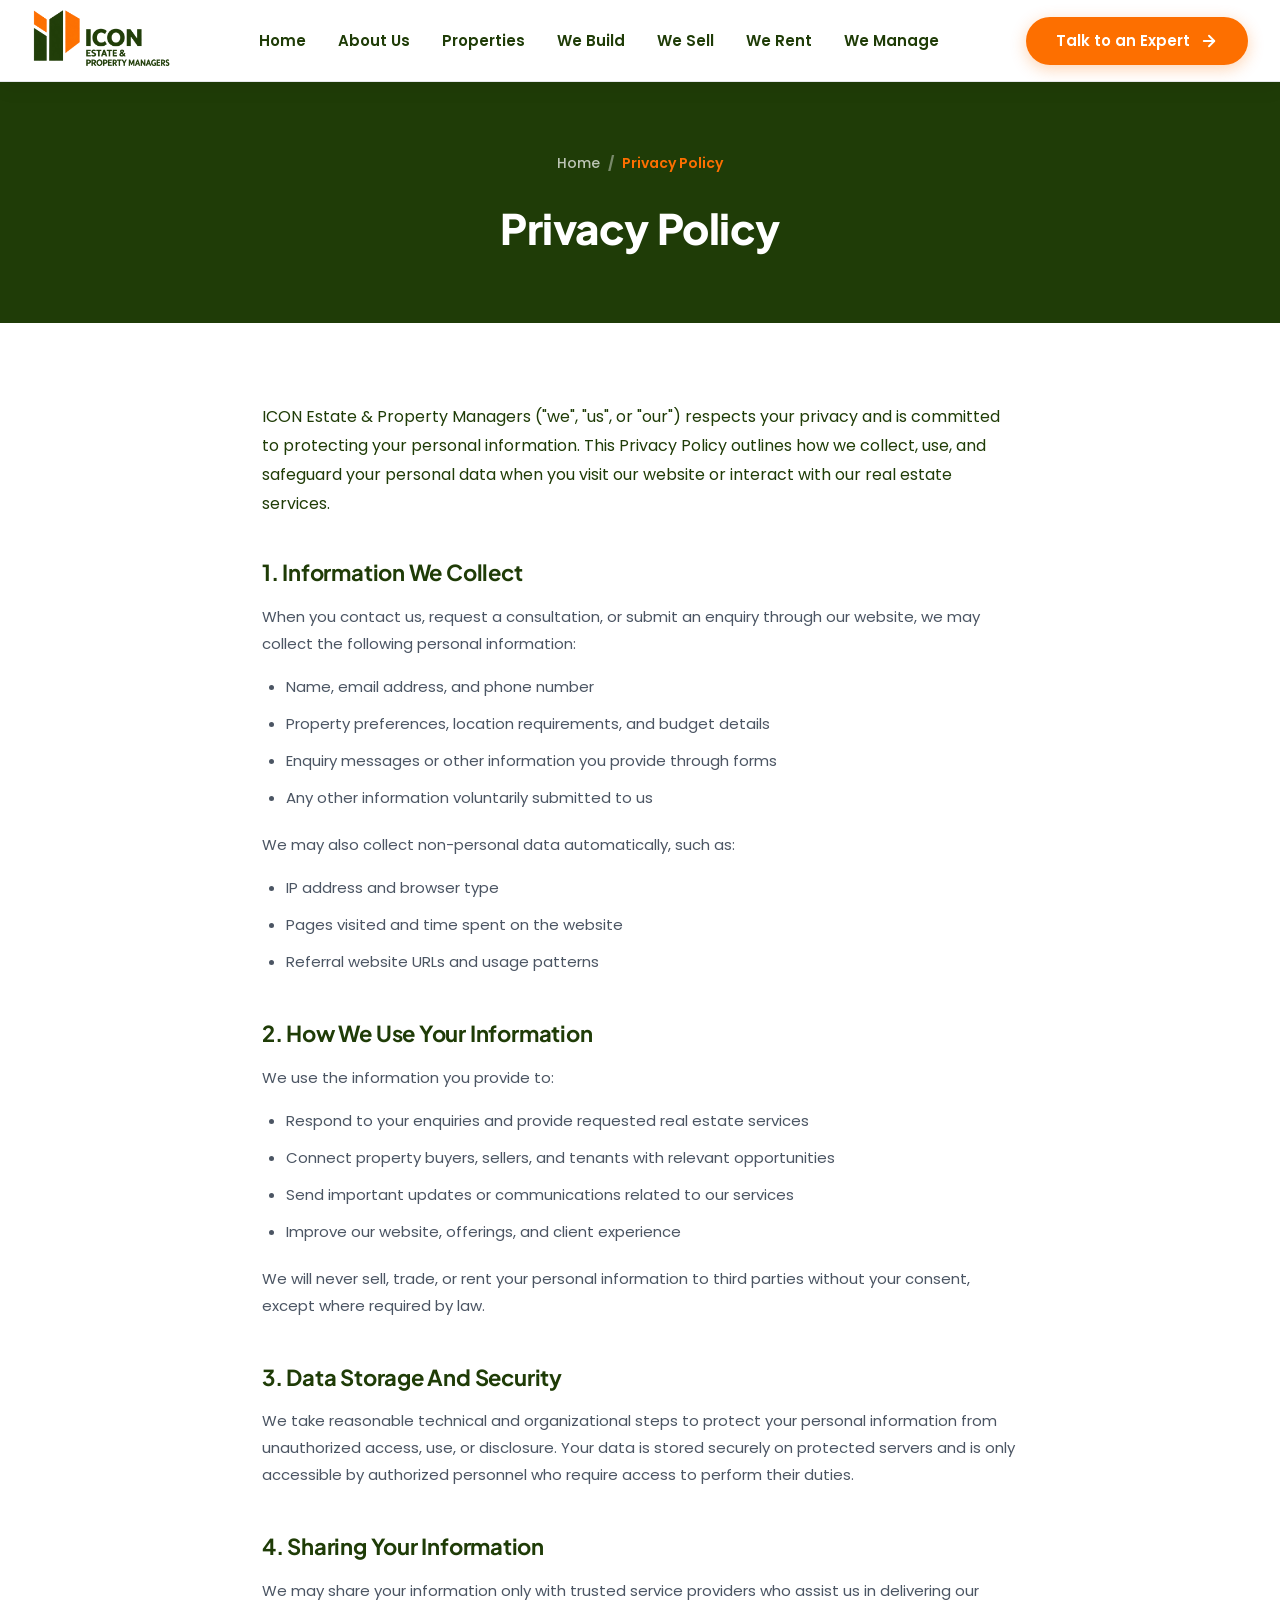
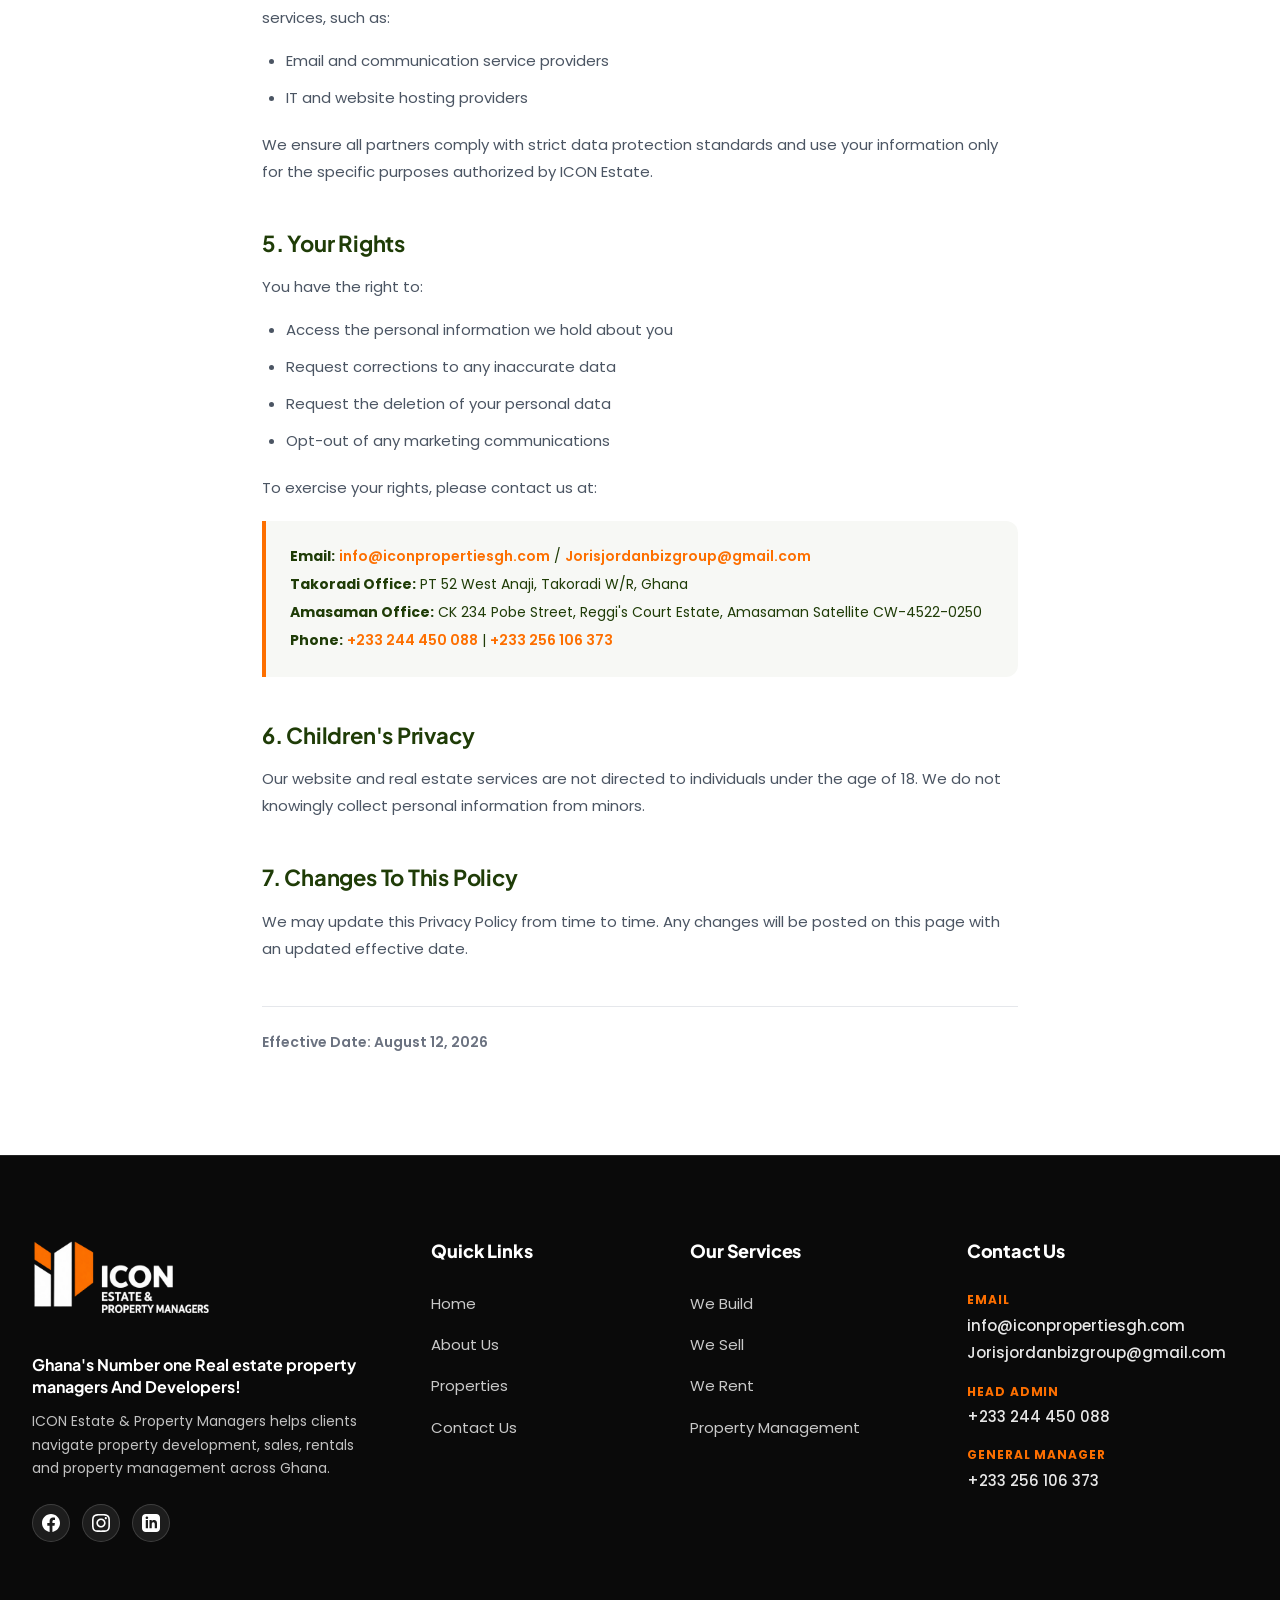
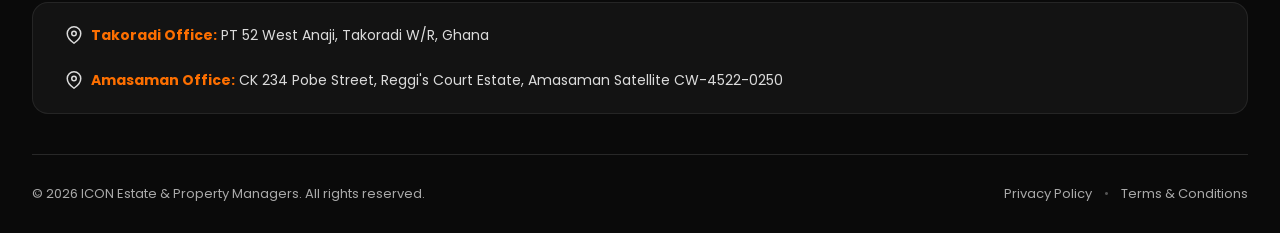
<file: privacy-policy.html>
﻿<!DOCTYPE html>
<html lang="en">

<head>
    <meta charset="UTF-8">
    <meta name="viewport" content="width=device-width, initial-scale=1.0">
    <title>Privacy Policy | ICON Estate & Property Managers Ghana</title>
    <meta name="description"
        content="Read the Privacy Policy of ICON Estate & Property Managers in Ghana to understand how we collect, use, and protect your personal information.">

    <!-- Canonical URL -->
    <link rel="canonical" href="https://IconpropertiesGh.com/privacy-policy.html">

    <!-- Robots Directive -->
    <meta name="robots" content="index, follow">

    <!-- Favicon & Web Manifest -->
    <link rel="icon" type="image/png" href="images/Fave-icon-logo.png">
    <link rel="manifest" href="site.webmanifest">
    <meta name="theme-color" content="#fd6f00">

    <!-- Open Graph / Facebook -->
    <meta property="og:site_name" content="ICON Properties Ghana">
    <meta property="og:title" content="Privacy Policy | ICON Estate & Property Managers Ghana">
    <meta property="og:description" content="Privacy Policy for ICON Estate & Property Managers Ghana. Learn how we safeguard your data and respect your privacy.">
    <meta property="og:type" content="website">
    <meta property="og:url" content="https://IconpropertiesGh.com/privacy-policy.html">
    <meta property="og:locale" content="en_US">

    <!-- Twitter / X -->
    <meta name="twitter:card" content="summary">
    <meta name="twitter:title" content="Privacy Policy | ICON Estate & Property Managers Ghana">
    <meta name="twitter:description" content="Privacy Policy for ICON Estate & Property Managers Ghana. Learn how we safeguard your data.">

    <!-- Google Fonts -->
    <link rel="preconnect" href="https://fonts.googleapis.com">
    <link rel="preconnect" href="https://fonts.gstatic.com" crossorigin>
    <link
        href="https://fonts.googleapis.com/css2?family=Plus+Jakarta+Sans:wght@600;700;800&family=Poppins:wght@400;500;600;700&display=swap"
        rel="stylesheet">

    <!-- Stylesheet -->
    <link rel="stylesheet" href="css/style.css">
    <style>
        /* Dedicated Legal Page Banner & Content Styling */
        .legal-hero-banner {
            background-color: var(--color-dark-green);
            padding: 70px 0 60px 0;
            text-align: center;
            color: var(--color-white);
            position: relative;
        }

        .legal-hero-banner .breadcrumb-nav {
            margin-bottom: 16px;
            justify-content: center;
        }

        .legal-hero-banner .breadcrumb-link {
            color: rgba(255, 255, 255, 0.7);
        }

        .legal-hero-banner .breadcrumb-link:hover {
            color: var(--color-orange);
        }

        .legal-hero-banner .breadcrumb-separator {
            color: rgba(255, 255, 255, 0.4);
        }

        .legal-hero-banner .breadcrumb-current {
            color: var(--color-orange);
        }

        .legal-page-title {
            font-family: var(--font-heading);
            font-size: 42px;
            font-weight: 800;
            color: var(--color-white);
            margin: 0;
        }

        .legal-content-section {
            padding: 80px 0 100px 0;
            background-color: var(--color-white);
        }

        .legal-container {
            max-width: 820px;
            margin: 0 auto;
            color: var(--color-dark-green);
        }

        .legal-intro-lead {
            font-size: 16px;
            line-height: 1.8;
            color: var(--color-dark-green);
            margin-bottom: 40px;
        }

        .legal-block {
            margin-bottom: 44px;
        }

        .legal-heading {
            font-family: var(--font-heading);
            font-size: 22px;
            font-weight: 700;
            color: var(--color-dark-green);
            margin-bottom: 16px;
            line-height: 1.3;
        }

        .legal-text {
            font-size: 15px;
            line-height: 1.8;
            color: #4b5563;
            margin-bottom: 16px;
        }

        .legal-list {
            margin: 16px 0 20px 24px;
            padding: 0;
            color: #4b5563;
        }

        .legal-list li {
            font-size: 15px;
            line-height: 1.8;
            margin-bottom: 10px;
        }

        .legal-contact-info {
            background-color: var(--color-bg-light);
            border-left: 4px solid var(--color-orange);
            padding: 20px 24px;
            border-radius: 0 12px 12px 0;
            margin-top: 20px;
        }

        .legal-contact-info p {
            margin: 4px 0;
            font-size: 14px;
            color: var(--color-dark-green);
        }

        .legal-contact-info a {
            color: var(--color-orange);
            font-weight: 600;
        }

        .legal-meta-date {
            font-size: 14px;
            font-weight: 600;
            color: var(--color-text-muted);
            border-top: 1px solid var(--color-border);
            padding-top: 24px;
            margin-top: 40px;
        }
    </style>
</head>

<body>

    <!-- GLOBAL HEADER -->
    <header class="site-header" id="site-header">
        <div class="container header-container">
            <a href="index.html" class="brand-logo" aria-label="ICON Estate & Property Managers Home">
                <img src="images/Property-Logo.png" alt="ICON Estate & Property Managers Logo" class="header-logo-img">
            </a>

            <nav class="nav-menu" id="nav-menu" aria-label="Main Navigation">
                <ul class="nav-list">
                    <li><a href="index.html" class="nav-link">Home</a></li>
                    <li><a href="about.html" class="nav-link">About Us</a></li>
                    <li><a href="listings.html" class="nav-link">Properties</a></li>
                    <li><a href="we-build.html" class="nav-link">We Build</a></li>
                    <li><a href="we-sell.html" class="nav-link">We Sell</a></li>
                    <li><a href="we-rent.html" class="nav-link">We Rent</a></li>
                    <li><a href="we-manage.html" class="nav-link">We Manage</a></li>
                </ul>
            </nav>

            <div class="header-actions">
                <a href="contact.html" class="btn btn-primary nav-cta">
                    <span>Talk to an Expert</span>
                    <svg class="btn-arrow" width="18" height="18" viewBox="0 0 24 24" fill="none" stroke="currentColor"
                        stroke-width="2.5" stroke-linecap="round" stroke-linejoin="round">
                        <line x1="5" y1="12" x2="19" y2="12"></line>
                        <polyline points="12 5 19 12 12 19"></polyline>
                    </svg>
                </a>
                <button class="hamburger-toggle" id="hamburger-toggle" aria-expanded="false"
                    aria-controls="mobile-nav-overlay" aria-label="Open Navigation Menu">
                    <span class="hamburger-bar"></span>
                    <span class="hamburger-bar"></span>
                    <span class="hamburger-bar"></span>
                </button>
            </div>
        </div>
    </header>

    <!-- MOBILE NAV DRAWER -->
    <div class="mobile-nav-overlay" id="mobile-nav-overlay" aria-hidden="true">
        <div class="mobile-nav-content">
            <div class="mobile-nav-header">
                <a href="index.html" class="brand-logo">
                    <img src="images/Property-Logo.png" alt="ICON Estate & Property Managers Logo"
                        class="mobile-logo-img">
                </a>
                <button class="mobile-nav-close" id="mobile-nav-close"
                    aria-label="Close Navigation Menu">&times;</button>
            </div>
            <nav class="mobile-nav-links">
                <a href="index.html" class="mobile-link">Home</a>
                <a href="about.html" class="mobile-link">About Us</a>
                <a href="listings.html" class="mobile-link">Properties</a>
                <a href="we-build.html" class="mobile-link">We Build</a>
                <a href="we-sell.html" class="mobile-link">We Sell</a>
                <a href="we-rent.html" class="mobile-link">We Rent</a>
                <a href="we-manage.html" class="mobile-link">We Manage</a>
            </nav>
            <div class="mobile-nav-footer">
                <a href="contact.html" class="btn btn-primary btn-full mobile-cta">
                    <span>Talk to an Expert</span>
                    <svg class="btn-arrow" width="18" height="18" viewBox="0 0 24 24" fill="none" stroke="currentColor"
                        stroke-width="2.5" stroke-linecap="round" stroke-linejoin="round">
                        <line x1="5" y1="12" x2="19" y2="12"></line>
                        <polyline points="12 5 19 12 12 19"></polyline>
                    </svg>
                </a>
            </div>
        </div>
    </div>

    <main>

        <!-- LEGAL HERO BANNER -->
        <section class="legal-hero-banner">
            <div class="container">
                <nav class="breadcrumb-nav" aria-label="Breadcrumb">
                    <a href="index.html" class="breadcrumb-link">Home</a>
                    <span class="breadcrumb-separator">/</span>
                    <span class="breadcrumb-current">Privacy Policy</span>
                </nav>
                <h1 class="legal-page-title">Privacy Policy</h1>
            </div>
        </section>

        <!-- PRIVACY POLICY CONTENT SECTION -->
        <section class="legal-content-section">
            <div class="container legal-container">

                <p class="legal-intro-lead">
                    ICON Estate & Property Managers ("we", "us", or "our") respects your privacy and is committed to protecting your personal information. This Privacy Policy outlines how we collect, use, and safeguard your personal data when you visit our website or interact with our real estate services.
                </p>

                <!-- SECTION 1 -->
                <div class="legal-block">
                    <h2 class="legal-heading">1. Information We Collect</h2>
                    <p class="legal-text">
                        When you contact us, request a consultation, or submit an enquiry through our website, we may collect the following personal information:
                    </p>
                    <ul class="legal-list">
                        <li>Name, email address, and phone number</li>
                        <li>Property preferences, location requirements, and budget details</li>
                        <li>Enquiry messages or other information you provide through forms</li>
                        <li>Any other information voluntarily submitted to us</li>
                    </ul>
                    <p class="legal-text">
                        We may also collect non-personal data automatically, such as:
                    </p>
                    <ul class="legal-list">
                        <li>IP address and browser type</li>
                        <li>Pages visited and time spent on the website</li>
                        <li>Referral website URLs and usage patterns</li>
                    </ul>
                </div>

                <!-- SECTION 2 -->
                <div class="legal-block">
                    <h2 class="legal-heading">2. How We Use Your Information</h2>
                    <p class="legal-text">We use the information you provide to:</p>
                    <ul class="legal-list">
                        <li>Respond to your enquiries and provide requested real estate services</li>
                        <li>Connect property buyers, sellers, and tenants with relevant opportunities</li>
                        <li>Send important updates or communications related to our services</li>
                        <li>Improve our website, offerings, and client experience</li>
                    </ul>
                    <p class="legal-text">
                        We will never sell, trade, or rent your personal information to third parties without your consent, except where required by law.
                    </p>
                </div>

                <!-- SECTION 3 -->
                <div class="legal-block">
                    <h2 class="legal-heading">3. Data Storage And Security</h2>
                    <p class="legal-text">
                        We take reasonable technical and organizational steps to protect your personal information from unauthorized access, use, or disclosure. Your data is stored securely on protected servers and is only accessible by authorized personnel who require access to perform their duties.
                    </p>
                </div>

                <!-- SECTION 4 -->
                <div class="legal-block">
                    <h2 class="legal-heading">4. Sharing Your Information</h2>
                    <p class="legal-text">
                        We may share your information only with trusted service providers who assist us in delivering our services, such as:
                    </p>
                    <ul class="legal-list">
                        <li>Email and communication service providers</li>
                        <li>IT and website hosting providers</li>
                    </ul>
                    <p class="legal-text">
                        We ensure all partners comply with strict data protection standards and use your information only for the specific purposes authorized by ICON Estate.
                    </p>
                </div>

                <!-- SECTION 5 -->
                <div class="legal-block">
                    <h2 class="legal-heading">5. Your Rights</h2>
                    <p class="legal-text">You have the right to:</p>
                    <ul class="legal-list">
                        <li>Access the personal information we hold about you</li>
                        <li>Request corrections to any inaccurate data</li>
                        <li>Request the deletion of your personal data</li>
                        <li>Opt-out of any marketing communications</li>
                    </ul>
                    <p class="legal-text">To exercise your rights, please contact us at:</p>
                    <div class="legal-contact-info">
                        <p><strong>Email:</strong> <a href="mailto:info@iconpropertiesgh.com">info@iconpropertiesgh.com</a> / <a href="mailto:Jorisjordanbizgroup@gmail.com">Jorisjordanbizgroup@gmail.com</a></p>
                        <p><strong>Takoradi Office:</strong> PT 52 West Anaji, Takoradi W/R, Ghana</p>
                        <p><strong>Amasaman Office:</strong> CK 234 Pobe Street, Reggi's Court Estate, Amasaman Satellite CW-4522-0250</p>
                        <p><strong>Phone:</strong> <a href="tel:+233244450088">+233 244 450 088</a> | <a href="tel:+233256106373">+233 256 106 373</a></p>
                    </div>
                </div>

                <!-- SECTION 6 -->
                <div class="legal-block">
                    <h2 class="legal-heading">6. Children's Privacy</h2>
                    <p class="legal-text">
                        Our website and real estate services are not directed to individuals under the age of 18. We do not knowingly collect personal information from minors.
                    </p>
                </div>

                <!-- SECTION 7 -->
                <div class="legal-block">
                    <h2 class="legal-heading">7. Changes To This Policy</h2>
                    <p class="legal-text">
                        We may update this Privacy Policy from time to time. Any changes will be posted on this page with an updated effective date.
                    </p>
                </div>

                <div class="legal-meta-date">
                    Effective Date: August 12, 2026
                </div>

            </div>
        </section>

    </main>

    <!-- GLOBAL FOOTER -->
    <footer class="site-footer" id="site-footer">
        <div class="container footer-main-container">
            <!-- SECTION 2 — MAIN FOOTER 4-COLUMN GRID -->
            <div class="footer-main-grid">

                <!-- COLUMN 1 — BRAND -->
                <div class="footer-brand-col">
                    <a href="index.html" class="footer-brand-logo-link" aria-label="ICON Estate & Property Managers Home">
                        <img src="images/Property-white-Logo.png" alt="ICON Estate Logo" class="footer-white-logo-img">
                    </a>
                    <p class="footer-tagline-text">Ghana's Number one Real estate property managers And Developers!</p>
                    <p class="footer-brand-desc">ICON Estate & Property Managers helps clients navigate property development, sales, rentals and property management across Ghana.</p>

                    <!-- Social Icons -->
                    <div class="footer-social-links" aria-label="Social Media Links">
                        <a href="#" class="social-icon-btn" aria-label="Facebook">
                            <svg width="18" height="18" viewBox="0 0 24 24" fill="currentColor">
                                <path d="M24 12.073c0-6.627-5.373-12-12-12s-12 5.373-12 12c0 5.99 4.388 10.954 10.125 11.854v-8.385H7.078v-3.47h3.047V9.43c0-3.007 1.792-4.669 4.533-4.669 1.312 0 2.686.235 2.686.235v2.953H15.83c-1.491 0-1.956.925-1.956 1.874v2.25h3.328l-.532 3.47h-2.796v8.385C19.612 23.027 24 18.062 24 12.073z" />
                            </svg>
                        </a>
                        <a href="#" class="social-icon-btn" aria-label="Instagram">
                            <svg width="18" height="18" viewBox="0 0 24 24" fill="currentColor">
                                <path d="M12 2.163c3.204 0 3.584.012 4.85.07 3.252.148 4.771 1.691 4.919 4.919.058 1.265.069 1.645.069 4.849 0 3.205-.012 3.584-.069 4.849-.149 3.225-1.664 4.771-4.919 4.919-1.266.058-1.644.07-4.85.07-3.204 0-3.584-.012-4.849-.07-3.26-.149-4.771-1.699-4.919-4.92-.058-1.265-.07-1.644-.07-4.849 0-3.204.013-3.583.07-4.849.149-3.227 1.664-4.771 4.919-4.919 1.266-.057 1.645-.069 4.849-.069zm0-2.163c-3.259 0-3.667.014-4.947.072-4.358.2-6.78 2.618-6.98 6.98-.059 1.281-.073 1.689-.073 4.948 0 3.259.014 3.668.072 4.948.2 4.358 2.618 6.78 6.98 6.98 1.281.058 1.689.072 4.948.072 3.259 0 3.668-.014 4.948-.072 4.354-.2 6.782-2.618 6.979-6.98.059-1.28.073-1.689.073-4.948 0-3.259-.014-3.667-.072-4.947-.196-4.354-2.617-6.78-6.979-6.98-1.281-.059-1.69-.073-4.949-.073zm0 5.838c-3.403 0-6.162 2.759-6.162 6.162s2.759 6.163 6.162 6.163 6.162-2.759 6.162-6.163c0-3.403-2.759-6.162-6.162-6.162zm0 10.162c-2.209 0-4-1.79-4-4 0-2.209 1.791-4 4-4s4 1.791 4 4c0 2.21-1.791 4-4 4zm6.406-11.845c-.796 0-1.441.645-1.441 1.44s.645 1.44 1.441 1.44c.795 0 1.439-.645 1.439-1.44s-.644-1.44-1.439-1.44z" />
                            </svg>
                        </a>
                        <a href="#" class="social-icon-btn" aria-label="LinkedIn">
                            <svg width="18" height="18" viewBox="0 0 24 24" fill="currentColor">
                                <path d="M19 0h-14c-2.761 0-5 2.239-5 5v14c0 2.761 2.239 5 5 5h14c2.762 0 5-2.239 5-5v-14c0-2.761-2.238-5-5-5zm-11 19h-3v-11h3v11zm-1.5-12.268c-.966 0-1.75-.79-1.75-1.764s.784-1.764 1.75-1.764 1.75.79 1.75 1.764-.783 1.764-1.75 1.764zm13.5 12.268h-3v-5.604c0-3.368-4-3.113-4 0v5.604h-3v-11h3v1.765c1.396-2.586 7-2.777 7 2.476v6.759z" />
                            </svg>
                        </a>
                    </div>
                </div>

                <!-- COLUMN 2 — QUICK LINKS -->
                <div class="footer-links-col">
                    <h4 class="footer-col-title">Quick Links</h4>
                    <ul class="footer-links-list">
                        <li><a href="index.html">Home</a></li>
                        <li><a href="about.html">About Us</a></li>
                        <li><a href="listings.html">Properties</a></li>
                        <li><a href="contact.html">Contact Us</a></li>
                    </ul>
                </div>

                <!-- COLUMN 3 — OUR SERVICES -->
                <div class="footer-links-col">
                    <h4 class="footer-col-title">Our Services</h4>
                    <ul class="footer-links-list">
                        <li><a href="we-build.html">We Build</a></li>
                        <li><a href="we-sell.html">We Sell</a></li>
                        <li><a href="we-rent.html">We Rent</a></li>
                        <li><a href="we-manage.html">Property Management</a></li>
                    </ul>
                </div>

                <!-- COLUMN 4 — CONTACT US (No addresses) -->
                <div class="footer-contact-col">
                    <h4 class="footer-col-title">Contact Us</h4>
                    <div class="footer-contact-block">
                        <span class="footer-contact-label">Email</span>
                        <a href="mailto:info@iconpropertiesgh.com" class="footer-contact-val">info@iconpropertiesgh.com</a>
                        <a href="mailto:Jorisjordanbizgroup@gmail.com" class="footer-contact-val">Jorisjordanbizgroup@gmail.com</a>
                    </div>
                    <div class="footer-contact-block">
                        <span class="footer-contact-label">Head Admin</span>
                        <a href="tel:+233244450088" class="footer-contact-val">+233 244 450 088</a>
                    </div>
                    <div class="footer-contact-block">
                        <span class="footer-contact-label">General Manager</span>
                        <a href="tel:+233256106373" class="footer-contact-val">+233 256 106 373</a>
                    </div>
                </div>

            </div>

            <!-- DEDICATED SEPARATE ADDRESS BAR BELOW GRID -->
            <div class="footer-address-bar">
                <div class="footer-addr-item">
                    <svg width="18" height="18" viewBox="0 0 24 24" fill="none" stroke="currentColor" stroke-width="2" stroke-linecap="round" stroke-linejoin="round" aria-hidden="true"><path d="M21 10c0 7-9 13-9 13s-9-6-9-13a9 9 0 0 1 18 0z"></path><circle cx="12" cy="10" r="3"></circle></svg>
                    <span><strong>Takoradi Office:</strong> PT 52 West Anaji, Takoradi W/R, Ghana</span>
                </div>
                <div class="footer-addr-item">
                    <svg width="18" height="18" viewBox="0 0 24 24" fill="none" stroke="currentColor" stroke-width="2" stroke-linecap="round" stroke-linejoin="round" aria-hidden="true"><path d="M21 10c0 7-9 13-9 13s-9-6-9-13a9 9 0 0 1 18 0z"></path><circle cx="12" cy="10" r="3"></circle></svg>
                    <span><strong>Amasaman Office:</strong> CK 234 Pobe Street, Reggi's Court Estate, Amasaman Satellite CW-4522-0250</span>
                </div>
            </div>

            <div class="footer-bottom-strip">
                <p class="footer-copyright">&copy; 2026 ICON Estate & Property Managers. All rights reserved.</p>
                <div class="footer-legal-links">
                    <a href="privacy-policy.html">Privacy Policy</a>
                    <span class="legal-divider">&bull;</span>
                    <a href="terms-and-conditions.html">Terms & Conditions</a>
                </div>
            </div>
        </div>
    </footer>

    <!-- Back to Top -->
    <button class="back-to-top-btn" id="back-to-top-btn" aria-label="Back to Top">
        <svg width="20" height="20" viewBox="0 0 24 24" fill="none" stroke="currentColor" stroke-width="2.5"
            stroke-linecap="round" stroke-linejoin="round">
            <line x1="12" y1="19" x2="12" y2="5"></line>
            <polyline points="5 12 12 5 19 12"></polyline>
        </svg>
    </button>

    <script src="js/script.js"></script>
</body>

</html>
</file>
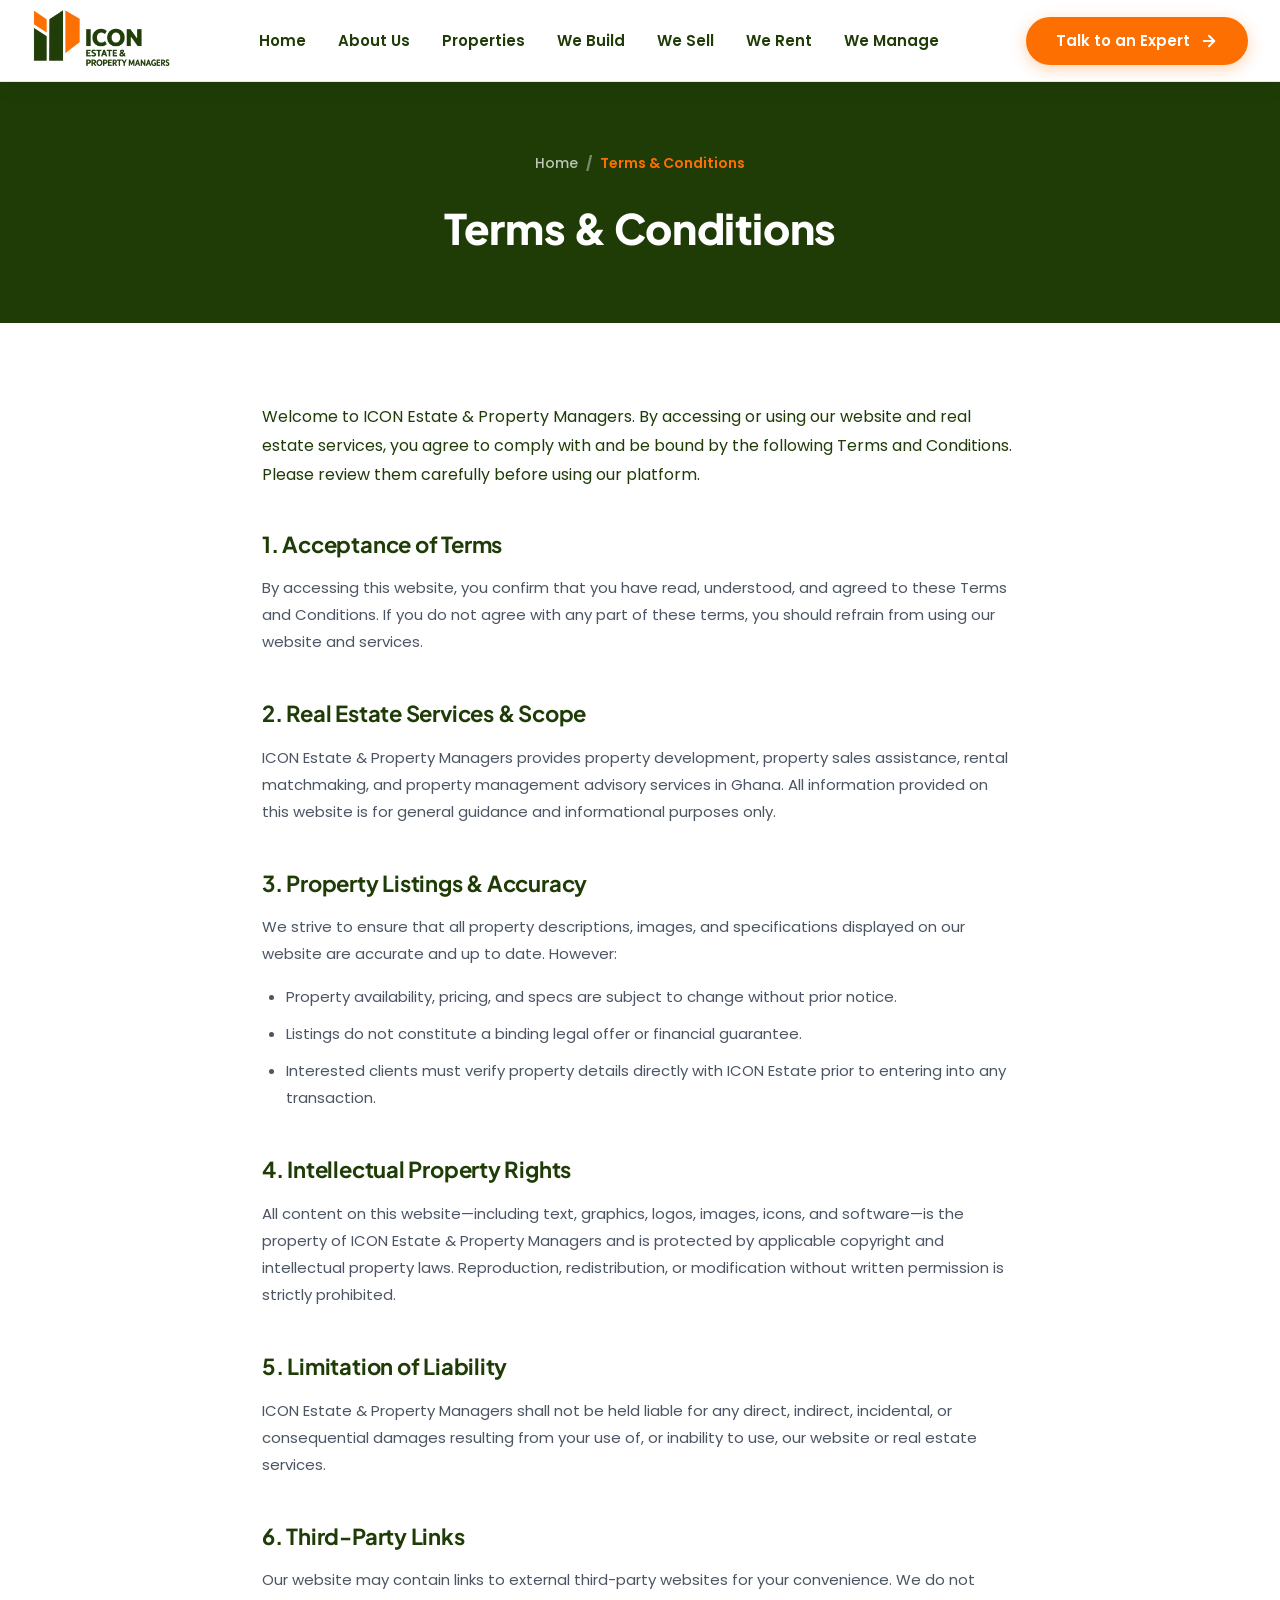
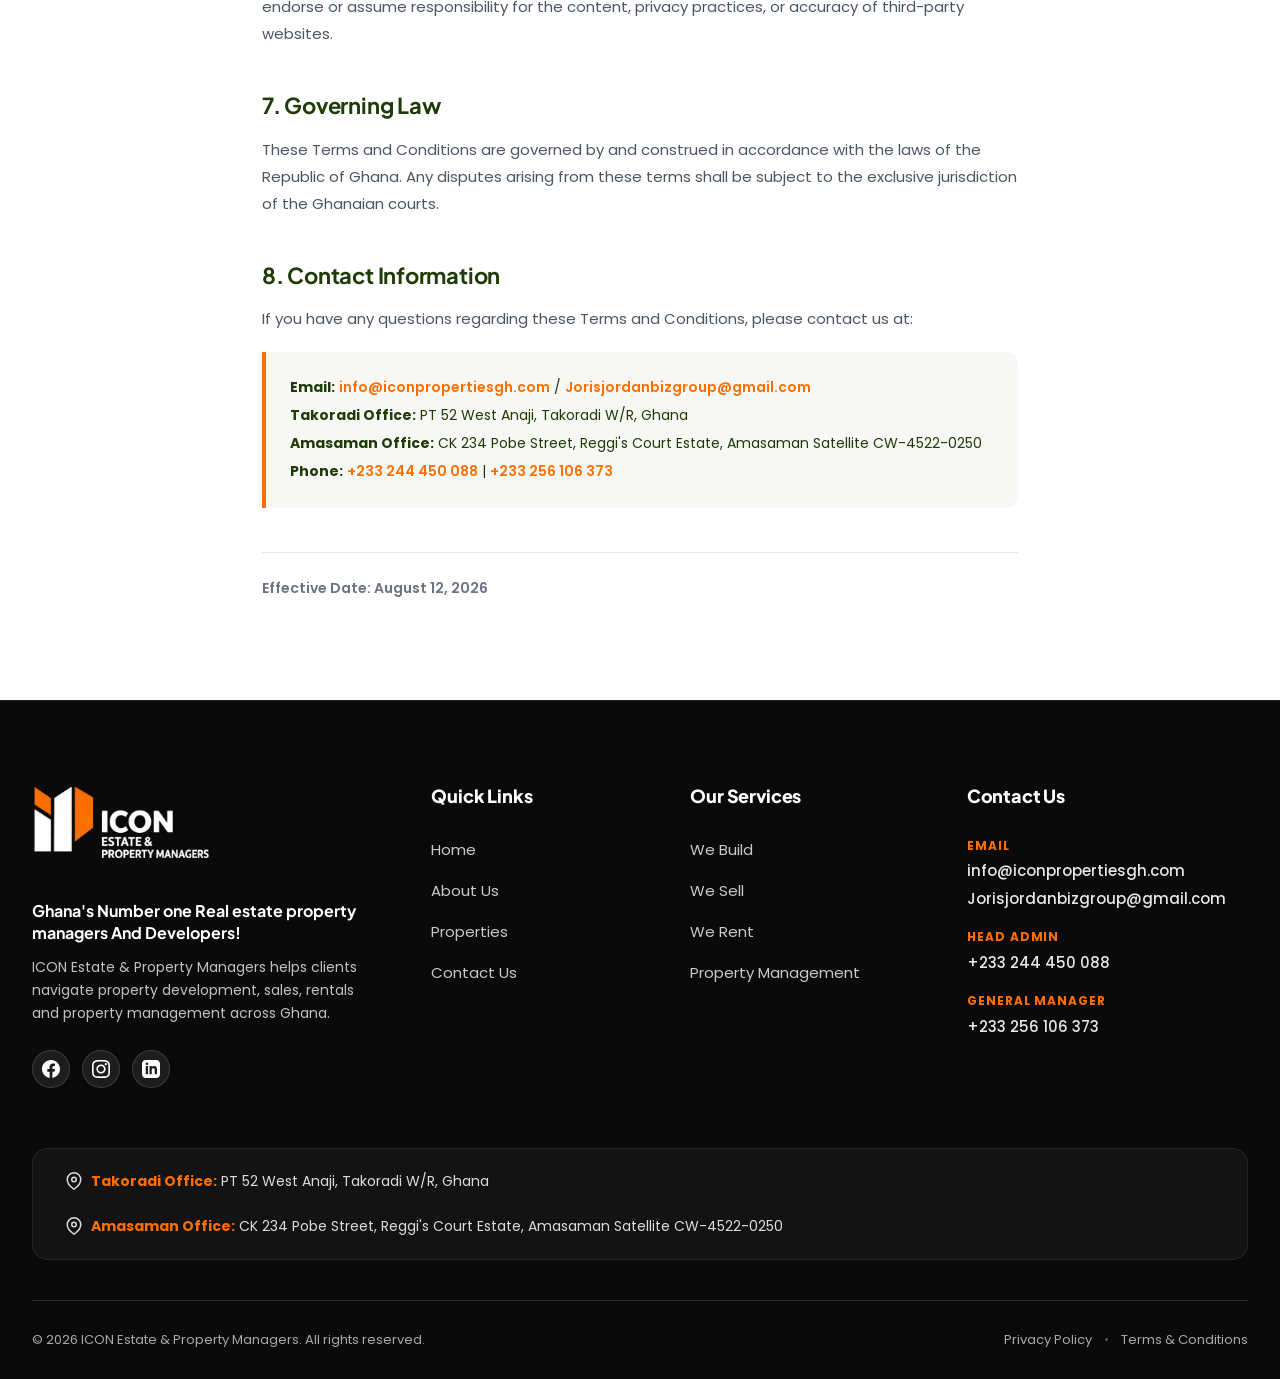
<file: terms-and-conditions.html>
﻿<!DOCTYPE html>
<html lang="en">

<head>
    <meta charset="UTF-8">
    <meta name="viewport" content="width=device-width, initial-scale=1.0">
    <title>Terms & Conditions | ICON Estate & Property Managers Ghana</title>
    <meta name="description"
        content="Read the Terms and Conditions for using ICON Estate & Property Managers website and real estate services in Ghana.">

    <!-- Canonical URL -->
    <link rel="canonical" href="https://IconpropertiesGh.com/terms-and-conditions.html">

    <!-- Robots Directive -->
    <meta name="robots" content="index, follow">

    <!-- Favicon & Web Manifest -->
    <link rel="icon" type="image/png" href="images/Fave-icon-logo.png">
    <link rel="manifest" href="site.webmanifest">
    <meta name="theme-color" content="#fd6f00">

    <!-- Open Graph / Facebook -->
    <meta property="og:site_name" content="ICON Properties Ghana">
    <meta property="og:title" content="Terms & Conditions | ICON Estate & Property Managers Ghana">
    <meta property="og:description" content="Terms & Conditions for ICON Estate & Property Managers Ghana. Review the rules and guidelines for using our website and services.">
    <meta property="og:type" content="website">
    <meta property="og:url" content="https://IconpropertiesGh.com/terms-and-conditions.html">
    <meta property="og:locale" content="en_US">

    <!-- Twitter / X -->
    <meta name="twitter:card" content="summary">
    <meta name="twitter:title" content="Terms & Conditions | ICON Estate & Property Managers Ghana">
    <meta name="twitter:description" content="Terms & Conditions for ICON Estate & Property Managers Ghana. Review our service terms.">

    <!-- Google Fonts -->
    <link rel="preconnect" href="https://fonts.googleapis.com">
    <link rel="preconnect" href="https://fonts.gstatic.com" crossorigin>
    <link
        href="https://fonts.googleapis.com/css2?family=Plus+Jakarta+Sans:wght@600;700;800&family=Poppins:wght@400;500;600;700&display=swap"
        rel="stylesheet">

    <!-- Stylesheet -->
    <link rel="stylesheet" href="css/style.css">
    <style>
        /* Dedicated Legal Page Banner & Content Styling */
        .legal-hero-banner {
            background-color: var(--color-dark-green);
            padding: 70px 0 60px 0;
            text-align: center;
            color: var(--color-white);
            position: relative;
        }

        .legal-hero-banner .breadcrumb-nav {
            margin-bottom: 16px;
            justify-content: center;
        }

        .legal-hero-banner .breadcrumb-link {
            color: rgba(255, 255, 255, 0.7);
        }

        .legal-hero-banner .breadcrumb-link:hover {
            color: var(--color-orange);
        }

        .legal-hero-banner .breadcrumb-separator {
            color: rgba(255, 255, 255, 0.4);
        }

        .legal-hero-banner .breadcrumb-current {
            color: var(--color-orange);
        }

        .legal-page-title {
            font-family: var(--font-heading);
            font-size: 42px;
            font-weight: 800;
            color: var(--color-white);
            margin: 0;
        }

        .legal-content-section {
            padding: 80px 0 100px 0;
            background-color: var(--color-white);
        }

        .legal-container {
            max-width: 820px;
            margin: 0 auto;
            color: var(--color-dark-green);
        }

        .legal-intro-lead {
            font-size: 16px;
            line-height: 1.8;
            color: var(--color-dark-green);
            margin-bottom: 40px;
        }

        .legal-block {
            margin-bottom: 44px;
        }

        .legal-heading {
            font-family: var(--font-heading);
            font-size: 22px;
            font-weight: 700;
            color: var(--color-dark-green);
            margin-bottom: 16px;
            line-height: 1.3;
        }

        .legal-text {
            font-size: 15px;
            line-height: 1.8;
            color: #4b5563;
            margin-bottom: 16px;
        }

        .legal-list {
            margin: 16px 0 20px 24px;
            padding: 0;
            color: #4b5563;
        }

        .legal-list li {
            font-size: 15px;
            line-height: 1.8;
            margin-bottom: 10px;
        }

        .legal-contact-info {
            background-color: var(--color-bg-light);
            border-left: 4px solid var(--color-orange);
            padding: 20px 24px;
            border-radius: 0 12px 12px 0;
            margin-top: 20px;
        }

        .legal-contact-info p {
            margin: 4px 0;
            font-size: 14px;
            color: var(--color-dark-green);
        }

        .legal-contact-info a {
            color: var(--color-orange);
            font-weight: 600;
        }

        .legal-meta-date {
            font-size: 14px;
            font-weight: 600;
            color: var(--color-text-muted);
            border-top: 1px solid var(--color-border);
            padding-top: 24px;
            margin-top: 40px;
        }
    </style>
</head>

<body>

    <!-- GLOBAL HEADER -->
    <header class="site-header" id="site-header">
        <div class="container header-container">
            <a href="index.html" class="brand-logo" aria-label="ICON Estate & Property Managers Home">
                <img src="images/Property-Logo.png" alt="ICON Estate & Property Managers Logo" class="header-logo-img">
            </a>

            <nav class="nav-menu" id="nav-menu" aria-label="Main Navigation">
                <ul class="nav-list">
                    <li><a href="index.html" class="nav-link">Home</a></li>
                    <li><a href="about.html" class="nav-link">About Us</a></li>
                    <li><a href="listings.html" class="nav-link">Properties</a></li>
                    <li><a href="we-build.html" class="nav-link">We Build</a></li>
                    <li><a href="we-sell.html" class="nav-link">We Sell</a></li>
                    <li><a href="we-rent.html" class="nav-link">We Rent</a></li>
                    <li><a href="we-manage.html" class="nav-link">We Manage</a></li>
                </ul>
            </nav>

            <div class="header-actions">
                <a href="contact.html" class="btn btn-primary nav-cta">
                    <span>Talk to an Expert</span>
                    <svg class="btn-arrow" width="18" height="18" viewBox="0 0 24 24" fill="none" stroke="currentColor"
                        stroke-width="2.5" stroke-linecap="round" stroke-linejoin="round">
                        <line x1="5" y1="12" x2="19" y2="12"></line>
                        <polyline points="12 5 19 12 12 19"></polyline>
                    </svg>
                </a>
                <button class="hamburger-toggle" id="hamburger-toggle" aria-expanded="false"
                    aria-controls="mobile-nav-overlay" aria-label="Open Navigation Menu">
                    <span class="hamburger-bar"></span>
                    <span class="hamburger-bar"></span>
                    <span class="hamburger-bar"></span>
                </button>
            </div>
        </div>
    </header>

    <!-- MOBILE NAV DRAWER -->
    <div class="mobile-nav-overlay" id="mobile-nav-overlay" aria-hidden="true">
        <div class="mobile-nav-content">
            <div class="mobile-nav-header">
                <a href="index.html" class="brand-logo">
                    <img src="images/Property-Logo.png" alt="ICON Estate & Property Managers Logo"
                        class="mobile-logo-img">
                </a>
                <button class="mobile-nav-close" id="mobile-nav-close"
                    aria-label="Close Navigation Menu">&times;</button>
            </div>
            <nav class="mobile-nav-links">
                <a href="index.html" class="mobile-link">Home</a>
                <a href="about.html" class="mobile-link">About Us</a>
                <a href="listings.html" class="mobile-link">Properties</a>
                <a href="we-build.html" class="mobile-link">We Build</a>
                <a href="we-sell.html" class="mobile-link">We Sell</a>
                <a href="we-rent.html" class="mobile-link">We Rent</a>
                <a href="we-manage.html" class="mobile-link">We Manage</a>
            </nav>
            <div class="mobile-nav-footer">
                <a href="contact.html" class="btn btn-primary btn-full mobile-cta">
                    <span>Talk to an Expert</span>
                    <svg class="btn-arrow" width="18" height="18" viewBox="0 0 24 24" fill="none" stroke="currentColor"
                        stroke-width="2.5" stroke-linecap="round" stroke-linejoin="round">
                        <line x1="5" y1="12" x2="19" y2="12"></line>
                        <polyline points="12 5 19 12 12 19"></polyline>
                    </svg>
                </a>
            </div>
        </div>
    </div>

    <main>

        <!-- LEGAL HERO BANNER -->
        <section class="legal-hero-banner">
            <div class="container">
                <nav class="breadcrumb-nav" aria-label="Breadcrumb">
                    <a href="index.html" class="breadcrumb-link">Home</a>
                    <span class="breadcrumb-separator">/</span>
                    <span class="breadcrumb-current">Terms & Conditions</span>
                </nav>
                <h1 class="legal-page-title">Terms & Conditions</h1>
            </div>
        </section>

        <!-- TERMS & CONDITIONS CONTENT SECTION -->
        <section class="legal-content-section">
            <div class="container legal-container">

                <p class="legal-intro-lead">
                    Welcome to ICON Estate & Property Managers. By accessing or using our website and real estate services, you agree to comply with and be bound by the following Terms and Conditions. Please review them carefully before using our platform.
                </p>

                <!-- SECTION 1 -->
                <div class="legal-block">
                    <h2 class="legal-heading">1. Acceptance of Terms</h2>
                    <p class="legal-text">
                        By accessing this website, you confirm that you have read, understood, and agreed to these Terms and Conditions. If you do not agree with any part of these terms, you should refrain from using our website and services.
                    </p>
                </div>

                <!-- SECTION 2 -->
                <div class="legal-block">
                    <h2 class="legal-heading">2. Real Estate Services & Scope</h2>
                    <p class="legal-text">
                        ICON Estate & Property Managers provides property development, property sales assistance, rental matchmaking, and property management advisory services in Ghana. All information provided on this website is for general guidance and informational purposes only.
                    </p>
                </div>

                <!-- SECTION 3 -->
                <div class="legal-block">
                    <h2 class="legal-heading">3. Property Listings & Accuracy</h2>
                    <p class="legal-text">
                        We strive to ensure that all property descriptions, images, and specifications displayed on our website are accurate and up to date. However:
                    </p>
                    <ul class="legal-list">
                        <li>Property availability, pricing, and specs are subject to change without prior notice.</li>
                        <li>Listings do not constitute a binding legal offer or financial guarantee.</li>
                        <li>Interested clients must verify property details directly with ICON Estate prior to entering into any transaction.</li>
                    </ul>
                </div>

                <!-- SECTION 4 -->
                <div class="legal-block">
                    <h2 class="legal-heading">4. Intellectual Property Rights</h2>
                    <p class="legal-text">
                        All content on this website—including text, graphics, logos, images, icons, and software—is the property of ICON Estate & Property Managers and is protected by applicable copyright and intellectual property laws. Reproduction, redistribution, or modification without written permission is strictly prohibited.
                    </p>
                </div>

                <!-- SECTION 5 -->
                <div class="legal-block">
                    <h2 class="legal-heading">5. Limitation of Liability</h2>
                    <p class="legal-text">
                        ICON Estate & Property Managers shall not be held liable for any direct, indirect, incidental, or consequential damages resulting from your use of, or inability to use, our website or real estate services.
                    </p>
                </div>

                <!-- SECTION 6 -->
                <div class="legal-block">
                    <h2 class="legal-heading">6. Third-Party Links</h2>
                    <p class="legal-text">
                        Our website may contain links to external third-party websites for your convenience. We do not endorse or assume responsibility for the content, privacy practices, or accuracy of third-party websites.
                    </p>
                </div>

                <!-- SECTION 7 -->
                <div class="legal-block">
                    <h2 class="legal-heading">7. Governing Law</h2>
                    <p class="legal-text">
                        These Terms and Conditions are governed by and construed in accordance with the laws of the Republic of Ghana. Any disputes arising from these terms shall be subject to the exclusive jurisdiction of the Ghanaian courts.
                    </p>
                </div>

                <!-- SECTION 8 -->
                <div class="legal-block">
                    <h2 class="legal-heading">8. Contact Information</h2>
                    <p class="legal-text">
                        If you have any questions regarding these Terms and Conditions, please contact us at:
                    </p>
                    <div class="legal-contact-info">
                        <p><strong>Email:</strong> <a href="mailto:info@iconpropertiesgh.com">info@iconpropertiesgh.com</a> / <a href="mailto:Jorisjordanbizgroup@gmail.com">Jorisjordanbizgroup@gmail.com</a></p>
                        <p><strong>Takoradi Office:</strong> PT 52 West Anaji, Takoradi W/R, Ghana</p>
                        <p><strong>Amasaman Office:</strong> CK 234 Pobe Street, Reggi's Court Estate, Amasaman Satellite CW-4522-0250</p>
                        <p><strong>Phone:</strong> <a href="tel:+233244450088">+233 244 450 088</a> | <a href="tel:+233256106373">+233 256 106 373</a></p>
                    </div>
                </div>

                <div class="legal-meta-date">
                    Effective Date: August 12, 2026
                </div>

            </div>
        </section>

    </main>

    <!-- GLOBAL FOOTER -->
    <footer class="site-footer" id="site-footer">
        <div class="container footer-main-container">
            <!-- SECTION 2 — MAIN FOOTER 4-COLUMN GRID -->
            <div class="footer-main-grid">

                <!-- COLUMN 1 — BRAND -->
                <div class="footer-brand-col">
                    <a href="index.html" class="footer-brand-logo-link" aria-label="ICON Estate & Property Managers Home">
                        <img src="images/Property-white-Logo.png" alt="ICON Estate Logo" class="footer-white-logo-img">
                    </a>
                    <p class="footer-tagline-text">Ghana's Number one Real estate property managers And Developers!</p>
                    <p class="footer-brand-desc">ICON Estate & Property Managers helps clients navigate property development, sales, rentals and property management across Ghana.</p>

                    <!-- Social Icons -->
                    <div class="footer-social-links" aria-label="Social Media Links">
                        <a href="#" class="social-icon-btn" aria-label="Facebook">
                            <svg width="18" height="18" viewBox="0 0 24 24" fill="currentColor">
                                <path d="M24 12.073c0-6.627-5.373-12-12-12s-12 5.373-12 12c0 5.99 4.388 10.954 10.125 11.854v-8.385H7.078v-3.47h3.047V9.43c0-3.007 1.792-4.669 4.533-4.669 1.312 0 2.686.235 2.686.235v2.953H15.83c-1.491 0-1.956.925-1.956 1.874v2.25h3.328l-.532 3.47h-2.796v8.385C19.612 23.027 24 18.062 24 12.073z" />
                            </svg>
                        </a>
                        <a href="#" class="social-icon-btn" aria-label="Instagram">
                            <svg width="18" height="18" viewBox="0 0 24 24" fill="currentColor">
                                <path d="M12 2.163c3.204 0 3.584.012 4.85.07 3.252.148 4.771 1.691 4.919 4.919.058 1.265.069 1.645.069 4.849 0 3.205-.012 3.584-.069 4.849-.149 3.225-1.664 4.771-4.919 4.919-1.266.058-1.644.07-4.85.07-3.204 0-3.584-.012-4.849-.07-3.26-.149-4.771-1.699-4.919-4.92-.058-1.265-.07-1.644-.07-4.849 0-3.204.013-3.583.07-4.849.149-3.227 1.664-4.771 4.919-4.919 1.266-.057 1.645-.069 4.849-.069zm0-2.163c-3.259 0-3.667.014-4.947.072-4.358.2-6.78 2.618-6.98 6.98-.059 1.281-.073 1.689-.073 4.948 0 3.259.014 3.668.072 4.948.2 4.358 2.618 6.78 6.98 6.98 1.281.058 1.689.072 4.948.072 3.259 0 3.668-.014 4.948-.072 4.354-.2 6.782-2.618 6.979-6.98.059-1.28.073-1.689.073-4.948 0-3.259-.014-3.667-.072-4.947-.196-4.354-2.617-6.78-6.979-6.98-1.281-.059-1.69-.073-4.949-.073zm0 5.838c-3.403 0-6.162 2.759-6.162 6.162s2.759 6.163 6.162 6.163 6.162-2.759 6.162-6.163c0-3.403-2.759-6.162-6.162-6.162zm0 10.162c-2.209 0-4-1.79-4-4 0-2.209 1.791-4 4-4s4 1.791 4 4c0 2.21-1.791 4-4 4zm6.406-11.845c-.796 0-1.441.645-1.441 1.44s.645 1.44 1.441 1.44c.795 0 1.439-.645 1.439-1.44s-.644-1.44-1.439-1.44z" />
                            </svg>
                        </a>
                        <a href="#" class="social-icon-btn" aria-label="LinkedIn">
                            <svg width="18" height="18" viewBox="0 0 24 24" fill="currentColor">
                                <path d="M19 0h-14c-2.761 0-5 2.239-5 5v14c0 2.761 2.239 5 5 5h14c2.762 0 5-2.239 5-5v-14c0-2.761-2.238-5-5-5zm-11 19h-3v-11h3v11zm-1.5-12.268c-.966 0-1.75-.79-1.75-1.764s.784-1.764 1.75-1.764 1.75.79 1.75 1.764-.783 1.764-1.75 1.764zm13.5 12.268h-3v-5.604c0-3.368-4-3.113-4 0v5.604h-3v-11h3v1.765c1.396-2.586 7-2.777 7 2.476v6.759z" />
                            </svg>
                        </a>
                    </div>
                </div>

                <!-- COLUMN 2 — QUICK LINKS -->
                <div class="footer-links-col">
                    <h4 class="footer-col-title">Quick Links</h4>
                    <ul class="footer-links-list">
                        <li><a href="index.html">Home</a></li>
                        <li><a href="about.html">About Us</a></li>
                        <li><a href="listings.html">Properties</a></li>
                        <li><a href="contact.html">Contact Us</a></li>
                    </ul>
                </div>

                <!-- COLUMN 3 — OUR SERVICES -->
                <div class="footer-links-col">
                    <h4 class="footer-col-title">Our Services</h4>
                    <ul class="footer-links-list">
                        <li><a href="we-build.html">We Build</a></li>
                        <li><a href="we-sell.html">We Sell</a></li>
                        <li><a href="we-rent.html">We Rent</a></li>
                        <li><a href="we-manage.html">Property Management</a></li>
                    </ul>
                </div>

                <!-- COLUMN 4 — CONTACT US (No addresses) -->
                <div class="footer-contact-col">
                    <h4 class="footer-col-title">Contact Us</h4>
                    <div class="footer-contact-block">
                        <span class="footer-contact-label">Email</span>
                        <a href="mailto:info@iconpropertiesgh.com" class="footer-contact-val">info@iconpropertiesgh.com</a>
                        <a href="mailto:Jorisjordanbizgroup@gmail.com" class="footer-contact-val">Jorisjordanbizgroup@gmail.com</a>
                    </div>
                    <div class="footer-contact-block">
                        <span class="footer-contact-label">Head Admin</span>
                        <a href="tel:+233244450088" class="footer-contact-val">+233 244 450 088</a>
                    </div>
                    <div class="footer-contact-block">
                        <span class="footer-contact-label">General Manager</span>
                        <a href="tel:+233256106373" class="footer-contact-val">+233 256 106 373</a>
                    </div>
                </div>

            </div>

            <!-- DEDICATED SEPARATE ADDRESS BAR BELOW GRID -->
            <div class="footer-address-bar">
                <div class="footer-addr-item">
                    <svg width="18" height="18" viewBox="0 0 24 24" fill="none" stroke="currentColor" stroke-width="2" stroke-linecap="round" stroke-linejoin="round" aria-hidden="true"><path d="M21 10c0 7-9 13-9 13s-9-6-9-13a9 9 0 0 1 18 0z"></path><circle cx="12" cy="10" r="3"></circle></svg>
                    <span><strong>Takoradi Office:</strong> PT 52 West Anaji, Takoradi W/R, Ghana</span>
                </div>
                <div class="footer-addr-item">
                    <svg width="18" height="18" viewBox="0 0 24 24" fill="none" stroke="currentColor" stroke-width="2" stroke-linecap="round" stroke-linejoin="round" aria-hidden="true"><path d="M21 10c0 7-9 13-9 13s-9-6-9-13a9 9 0 0 1 18 0z"></path><circle cx="12" cy="10" r="3"></circle></svg>
                    <span><strong>Amasaman Office:</strong> CK 234 Pobe Street, Reggi's Court Estate, Amasaman Satellite CW-4522-0250</span>
                </div>
            </div>

            <div class="footer-bottom-strip">
                <p class="footer-copyright">&copy; 2026 ICON Estate & Property Managers. All rights reserved.</p>
                <div class="footer-legal-links">
                    <a href="privacy-policy.html">Privacy Policy</a>
                    <span class="legal-divider">&bull;</span>
                    <a href="terms-and-conditions.html">Terms & Conditions</a>
                </div>
            </div>
        </div>
    </footer>

    <!-- Back to Top -->
    <button class="back-to-top-btn" id="back-to-top-btn" aria-label="Back to Top">
        <svg width="20" height="20" viewBox="0 0 24 24" fill="none" stroke="currentColor" stroke-width="2.5"
            stroke-linecap="round" stroke-linejoin="round">
            <line x1="12" y1="19" x2="12" y2="5"></line>
            <polyline points="5 12 12 5 19 12"></polyline>
        </svg>
    </button>

    <script src="js/script.js"></script>
</body>

</html>
</file>
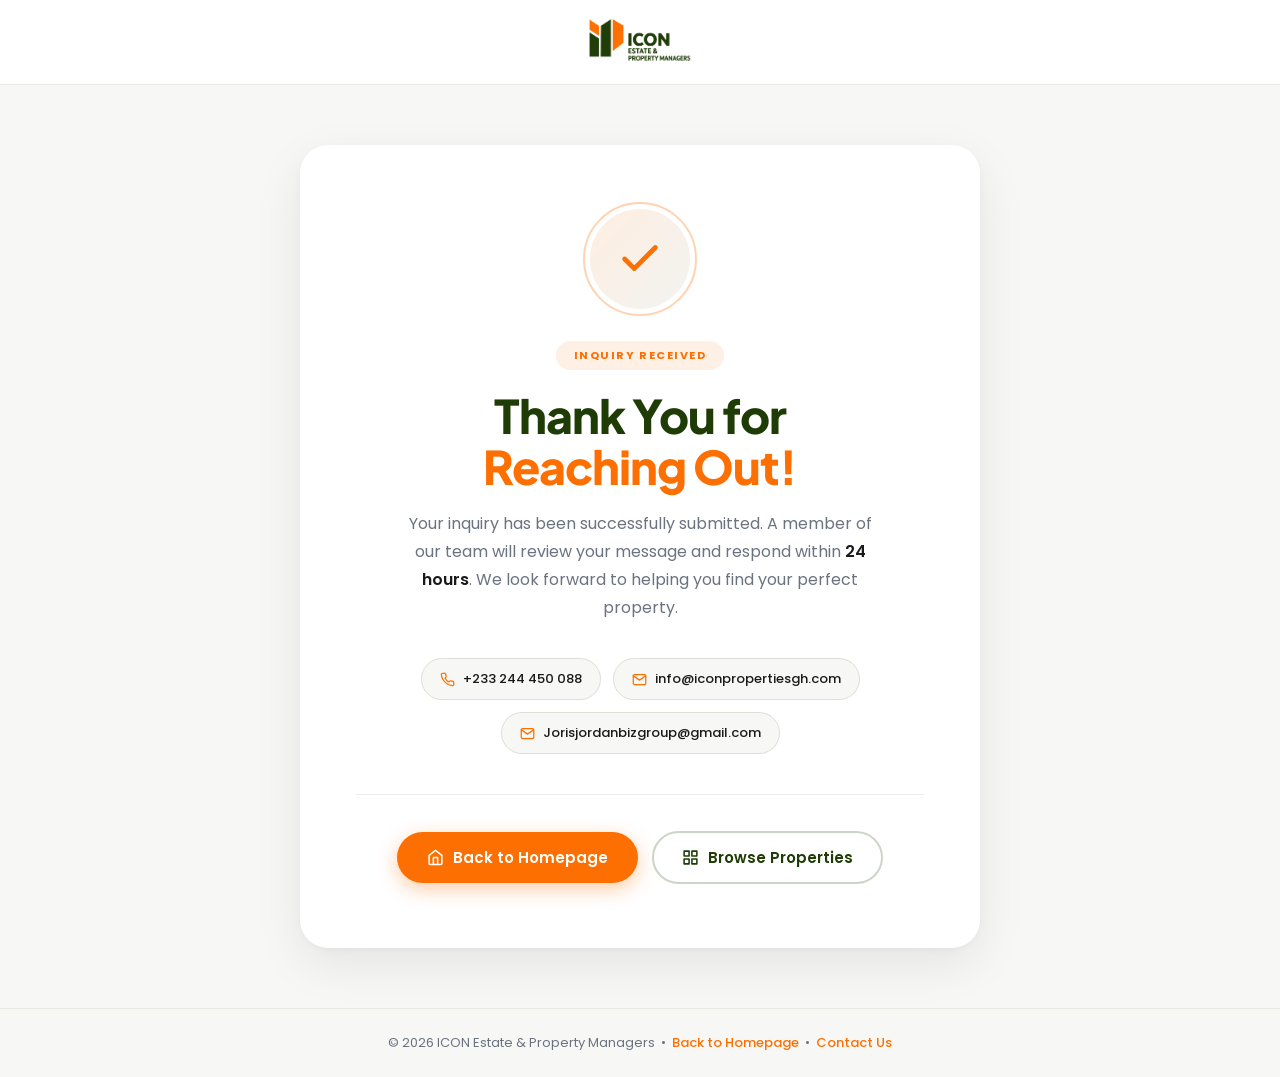
<file: thank-you.html>
﻿<!DOCTYPE html>
<html lang="en">
<head>
    <meta charset="UTF-8">
    <meta name="viewport" content="width=device-width, initial-scale=1.0">
    <title>Thank You | ICON Estate & Property Managers Ghana</title>
    <meta name="description" content="Thank you for reaching out to ICON Estate & Property Managers. Our team will contact you shortly.">
    <!-- Canonical URL -->
    <link rel="canonical" href="https://IconpropertiesGh.com/thank-you.html">

    <!-- Robots Directive -->
    <meta name="robots" content="noindex, nofollow">

    <!-- Favicon & Web Manifest -->
    <link rel="icon" type="image/png" href="images/Fave-icon-logo.png">
    <link rel="manifest" href="site.webmanifest">
    <meta name="theme-color" content="#fd6f00">

    <!-- Google Fonts -->
    <link rel="preconnect" href="https://fonts.googleapis.com">
    <link rel="preconnect" href="https://fonts.gstatic.com" crossorigin>
    <link href="https://fonts.googleapis.com/css2?family=Plus+Jakarta+Sans:wght@600;700;800&family=Poppins:wght@400;500;600;700&display=swap" rel="stylesheet">

    <style>
        *, *::before, *::after { box-sizing: border-box; margin: 0; padding: 0; }

        :root {
            --orange: #fd6f00;
            --green: #1f3c07;
            --white: #ffffff;
            --bg: #f7f8f5;
            --text: #1a1a1a;
            --muted: #6b7280;
            --font-head: 'Plus Jakarta Sans', sans-serif;
            --font-body: 'Poppins', sans-serif;
        }

        html { scroll-behavior: smooth; }

        body {
            font-family: var(--font-body);
            background: var(--bg);
            color: var(--text);
            min-height: 100vh;
            display: flex;
            flex-direction: column;
        }

        /* HEADER */
        .ty-header {
            background: var(--white);
            border-bottom: 1px solid rgba(31,60,7,0.1);
            padding: 16px 24px;
            display: flex;
            align-items: center;
            justify-content: center;
        }

        .ty-logo img {
            height: 52px;
            width: auto;
            display: block;
        }

        /* MAIN */
        .ty-main {
            flex: 1;
            display: flex;
            align-items: center;
            justify-content: center;
            padding: 60px 24px;
        }

        .ty-card {
            background: var(--white);
            border-radius: 28px;
            padding: 64px 56px;
            max-width: 680px;
            width: 100%;
            text-align: center;
            box-shadow: 0 2px 8px rgba(0,0,0,0.04), 0 16px 48px rgba(0,0,0,0.08);
            animation: cardFadeUp 0.6s ease-out both;
        }

        @keyframes cardFadeUp {
            from { opacity: 0; transform: translateY(32px); }
            to   { opacity: 1; transform: translateY(0); }
        }

        /* Icon */
        .ty-icon-wrap {
            width: 100px;
            height: 100px;
            border-radius: 50%;
            background: linear-gradient(135deg, rgba(253,111,0,0.12), rgba(31,60,7,0.06));
            display: flex;
            align-items: center;
            justify-content: center;
            margin: 0 auto 32px auto;
            position: relative;
            animation: iconPop 0.55s 0.25s cubic-bezier(0.34,1.56,0.64,1) both;
        }

        @keyframes iconPop {
            from { opacity: 0; transform: scale(0.4); }
            to   { opacity: 1; transform: scale(1); }
        }

        .ty-icon-wrap::before {
            content: '';
            position: absolute;
            inset: -7px;
            border-radius: 50%;
            border: 2px solid rgba(253,111,0,0.3);
            animation: ripple 2s ease-out 0.9s infinite;
        }

        @keyframes ripple {
            0%   { opacity: 1; transform: scale(1); }
            100% { opacity: 0; transform: scale(1.45); }
        }

        .ty-check-svg { color: var(--orange); }

        /* Eyebrow */
        .ty-eyebrow {
            display: inline-block;
            font-size: 11px;
            font-weight: 700;
            letter-spacing: 0.14em;
            text-transform: uppercase;
            color: var(--orange);
            background: rgba(253,111,0,0.10);
            padding: 6px 18px;
            border-radius: 999px;
            margin-bottom: 20px;
            animation: cardFadeUp 0.5s 0.4s ease-out both;
        }

        /* Heading */
        .ty-heading {
            font-family: var(--font-head);
            font-size: clamp(2rem, 5vw, 2.9rem);
            font-weight: 800;
            color: var(--green);
            line-height: 1.1;
            letter-spacing: -0.02em;
            margin-bottom: 18px;
            animation: cardFadeUp 0.5s 0.5s ease-out both;
        }

        .ty-heading span { color: var(--orange); }

        /* Subtext */
        .ty-subtext {
            font-size: 16px;
            color: var(--muted);
            line-height: 1.75;
            max-width: 480px;
            margin: 0 auto 36px auto;
            animation: cardFadeUp 0.5s 0.6s ease-out both;
        }

        .ty-subtext strong { color: var(--text); font-weight: 600; }

        /* Info Pills */
        .ty-info-row {
            display: flex;
            align-items: center;
            justify-content: center;
            gap: 12px;
            flex-wrap: wrap;
            margin-bottom: 40px;
            animation: cardFadeUp 0.5s 0.7s ease-out both;
        }

        .ty-info-pill {
            display: inline-flex;
            align-items: center;
            gap: 8px;
            background: var(--bg);
            border: 1px solid rgba(31,60,7,0.12);
            border-radius: 999px;
            padding: 10px 18px;
            font-size: 13px;
            font-weight: 500;
            color: var(--text);
        }

        .ty-info-pill svg { color: var(--orange); flex-shrink: 0; }

        /* Divider */
        .ty-divider {
            border: none;
            border-top: 1px solid rgba(31,60,7,0.08);
            margin: 0 0 36px 0;
            animation: cardFadeUp 0.5s 0.75s ease-out both;
        }

        /* Actions */
        .ty-actions {
            display: flex;
            align-items: center;
            justify-content: center;
            gap: 14px;
            flex-wrap: wrap;
            animation: cardFadeUp 0.5s 0.8s ease-out both;
        }

        .ty-btn-primary {
            display: inline-flex;
            align-items: center;
            gap: 9px;
            background: var(--orange);
            color: var(--white);
            font-family: var(--font-body);
            font-size: 15px;
            font-weight: 600;
            padding: 14px 30px;
            border-radius: 999px;
            text-decoration: none;
            transition: background 0.2s, transform 0.2s, box-shadow 0.2s;
            box-shadow: 0 6px 20px rgba(253,111,0,0.35);
        }

        .ty-btn-primary:hover {
            background: #e05e00;
            transform: translateY(-2px);
            box-shadow: 0 10px 28px rgba(253,111,0,0.45);
        }

        .ty-btn-secondary {
            display: inline-flex;
            align-items: center;
            gap: 9px;
            background: transparent;
            color: var(--green);
            font-family: var(--font-body);
            font-size: 15px;
            font-weight: 600;
            padding: 13px 28px;
            border-radius: 999px;
            border: 2px solid rgba(31,60,7,0.22);
            text-decoration: none;
            transition: border-color 0.2s, background 0.2s, transform 0.2s;
        }

        .ty-btn-secondary:hover {
            border-color: var(--green);
            background: rgba(31,60,7,0.04);
            transform: translateY(-2px);
        }

        /* FOOTER STRIP */
        .ty-footer {
            text-align: center;
            padding: 24px;
            font-size: 13px;
            color: var(--muted);
            border-top: 1px solid rgba(31,60,7,0.08);
        }

        .ty-footer a {
            color: var(--orange);
            text-decoration: none;
            font-weight: 500;
        }

        /* RESPONSIVE */
        @media (max-width: 600px) {
            .ty-card {
                padding: 44px 24px;
                border-radius: 20px;
            }

            .ty-heading { font-size: 1.75rem; }

            .ty-actions {
                flex-direction: column;
                align-items: stretch;
            }

            .ty-btn-primary,
            .ty-btn-secondary {
                justify-content: center;
                padding: 15px 20px;
            }

            .ty-info-row {
                flex-direction: column;
                align-items: stretch;
            }

            .ty-info-pill { justify-content: center; }
        }
    </style>
</head>
<body>

    <!-- Minimal Header -->
    <header class="ty-header">
        <a href="index.html" class="ty-logo" aria-label="ICON Estate & Property Managers Home">
            <img src="images/Property-Logo.png" alt="ICON Estate & Property Managers">
        </a>
    </header>

    <!-- Thank You Content -->
    <main class="ty-main">
        <div class="ty-card">

            <!-- Animated Check Icon -->
            <div class="ty-icon-wrap" aria-hidden="true">
                <svg class="ty-check-svg" width="46" height="46" viewBox="0 0 24 24" fill="none" stroke="currentColor" stroke-width="2.5" stroke-linecap="round" stroke-linejoin="round">
                    <polyline points="20 6 9 17 4 12"></polyline>
                </svg>
            </div>

            <!-- Eyebrow Label -->
            <span class="ty-eyebrow">Inquiry Received</span>

            <!-- Heading -->
            <h1 class="ty-heading">Thank You for<br><span>Reaching Out!</span></h1>

            <!-- Subtext -->
            <p class="ty-subtext">
                Your inquiry has been successfully submitted. A member of our team will review your message and respond within <strong>24 hours</strong>. We look forward to helping you find your perfect property.
            </p>

            <!-- Contact Info Pills -->
            <div class="ty-info-row">
                <div class="ty-info-pill">
                    <svg width="15" height="15" viewBox="0 0 24 24" fill="none" stroke="currentColor" stroke-width="2" stroke-linecap="round" stroke-linejoin="round">
                        <path d="M22 16.92v3a2 2 0 0 1-2.18 2 19.79 19.79 0 0 1-8.63-3.07 19.5 19.5 0 0 1-6-6 19.79 19.79 0 0 1-3.07-8.67A2 2 0 0 1 4.11 2h3a2 2 0 0 1 2 1.72c.127.96.361 1.903.7 2.81a2 2 0 0 1-.45 2.11L8.09 9.91a16 16 0 0 0 6 6l1.27-1.27a2 2 0 0 1 2.11-.45c.907.339 1.85.573 2.81.7A2 2 0 0 1 22 16.92z"></path>
                    </svg>
                    +233 244 450 088
                </div>
                <div class="ty-info-pill">
                    <svg width="15" height="15" viewBox="0 0 24 24" fill="none" stroke="currentColor" stroke-width="2" stroke-linecap="round" stroke-linejoin="round">
                        <path d="M4 4h16c1.1 0 2 .9 2 2v12c0 1.1-.9 2-2 2H4c-1.1 0-2-.9-2-2V6c0-1.1.9-2 2-2z"></path>
                        <polyline points="22,6 12,13 2,6"></polyline>
                    </svg>
                    info@iconpropertiesgh.com
                </div>
                <div class="ty-info-pill">
                    <svg width="15" height="15" viewBox="0 0 24 24" fill="none" stroke="currentColor" stroke-width="2" stroke-linecap="round" stroke-linejoin="round">
                        <path d="M4 4h16c1.1 0 2 .9 2 2v12c0 1.1-.9 2-2 2H4c-1.1 0-2-.9-2-2V6c0-1.1.9-2 2-2z"></path>
                        <polyline points="22,6 12,13 2,6"></polyline>
                    </svg>
                    Jorisjordanbizgroup@gmail.com
                </div>
            </div>

            <hr class="ty-divider">

            <!-- CTA Buttons -->
            <div class="ty-actions">
                <a href="index.html" class="ty-btn-primary">
                    <svg width="17" height="17" viewBox="0 0 24 24" fill="none" stroke="currentColor" stroke-width="2.2" stroke-linecap="round" stroke-linejoin="round">
                        <path d="M3 9l9-7 9 7v11a2 2 0 0 1-2 2H5a2 2 0 0 1-2-2z"></path>
                        <polyline points="9 22 9 12 15 12 15 22"></polyline>
                    </svg>
                    Back to Homepage
                </a>
                <a href="index.html#popular-properties" class="ty-btn-secondary">
                    <svg width="17" height="17" viewBox="0 0 24 24" fill="none" stroke="currentColor" stroke-width="2.2" stroke-linecap="round" stroke-linejoin="round">
                        <rect x="3" y="3" width="7" height="7"></rect>
                        <rect x="14" y="3" width="7" height="7"></rect>
                        <rect x="14" y="14" width="7" height="7"></rect>
                        <rect x="3" y="14" width="7" height="7"></rect>
                    </svg>
                    Browse Properties
                </a>
            </div>

        </div>
    </main>

    <!-- Minimal Footer -->
    <footer class="ty-footer">
        <p>&copy; 2026 ICON Estate &amp; Property Managers &nbsp;&bull;&nbsp; <a href="index.html">Back to Homepage</a> &nbsp;&bull;&nbsp; <a href="contact.html">Contact Us</a></p>
    </footer>

</body>
</html>
</file>
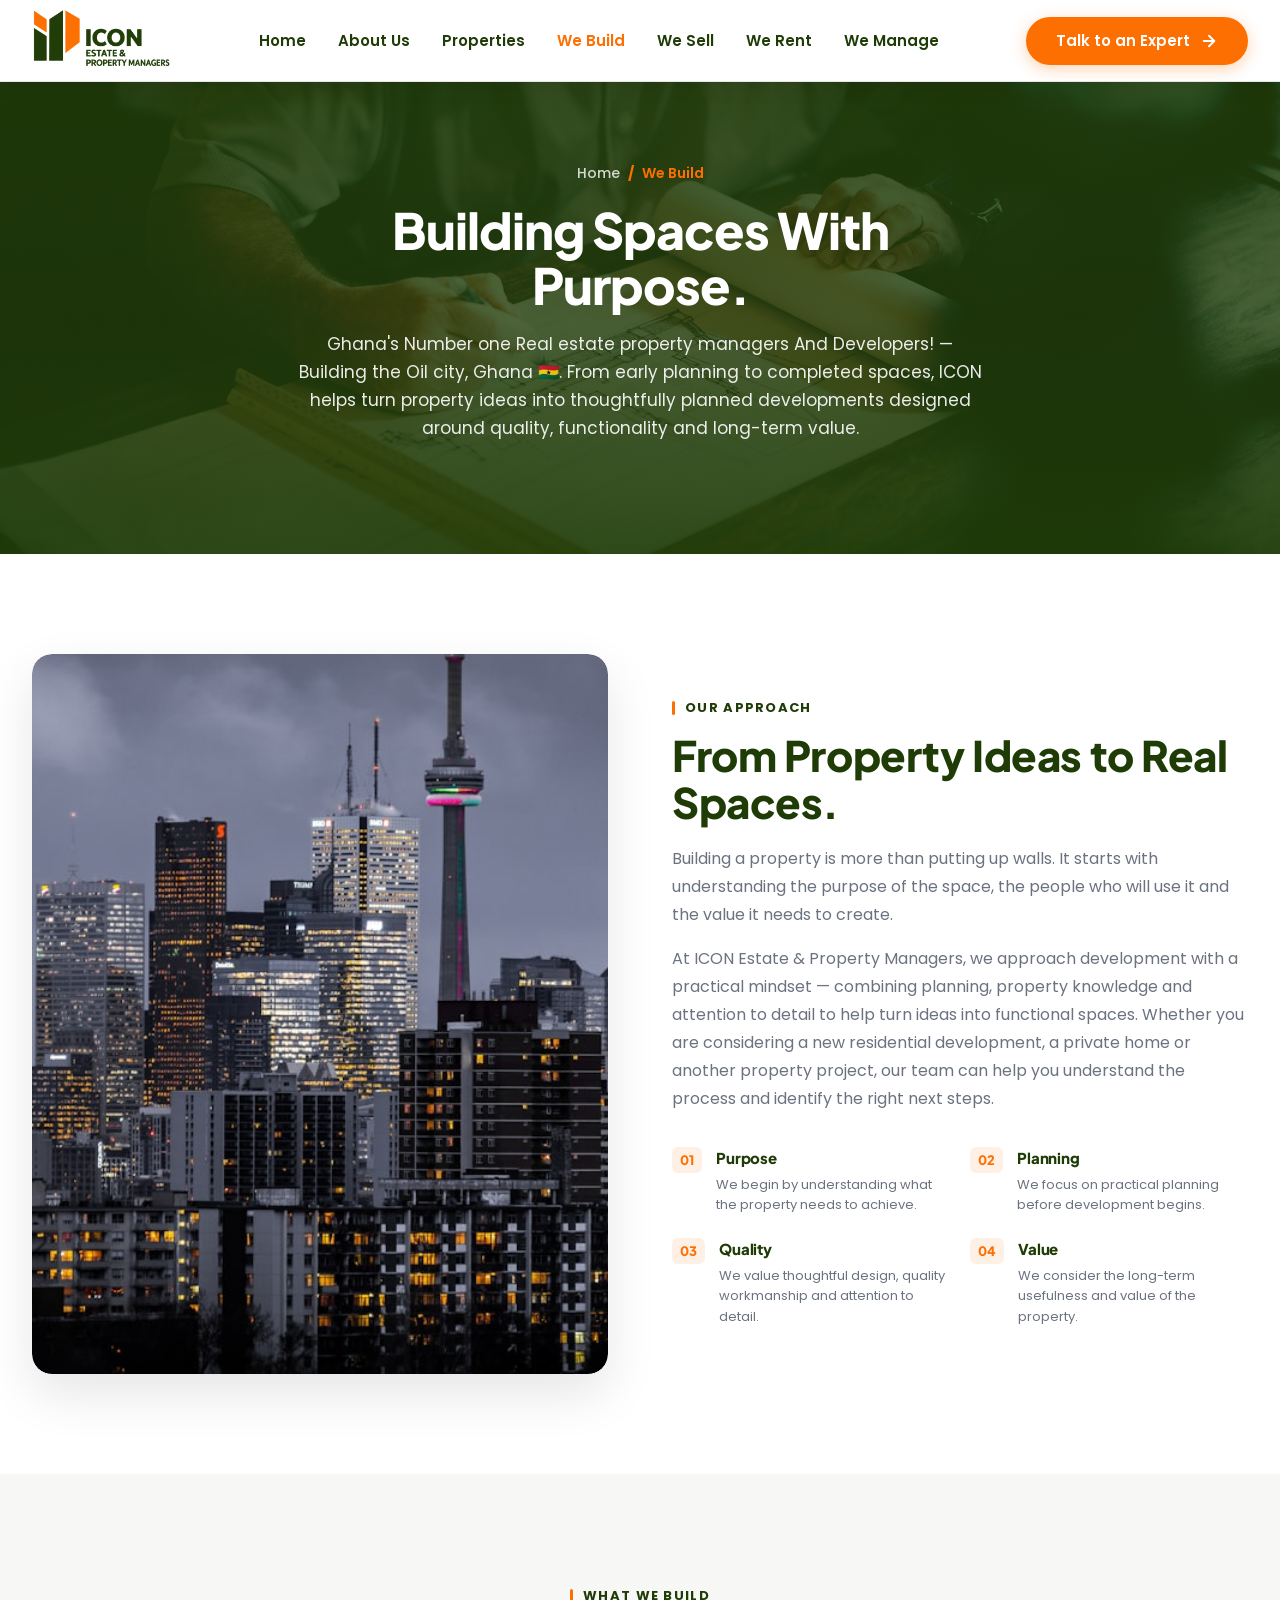
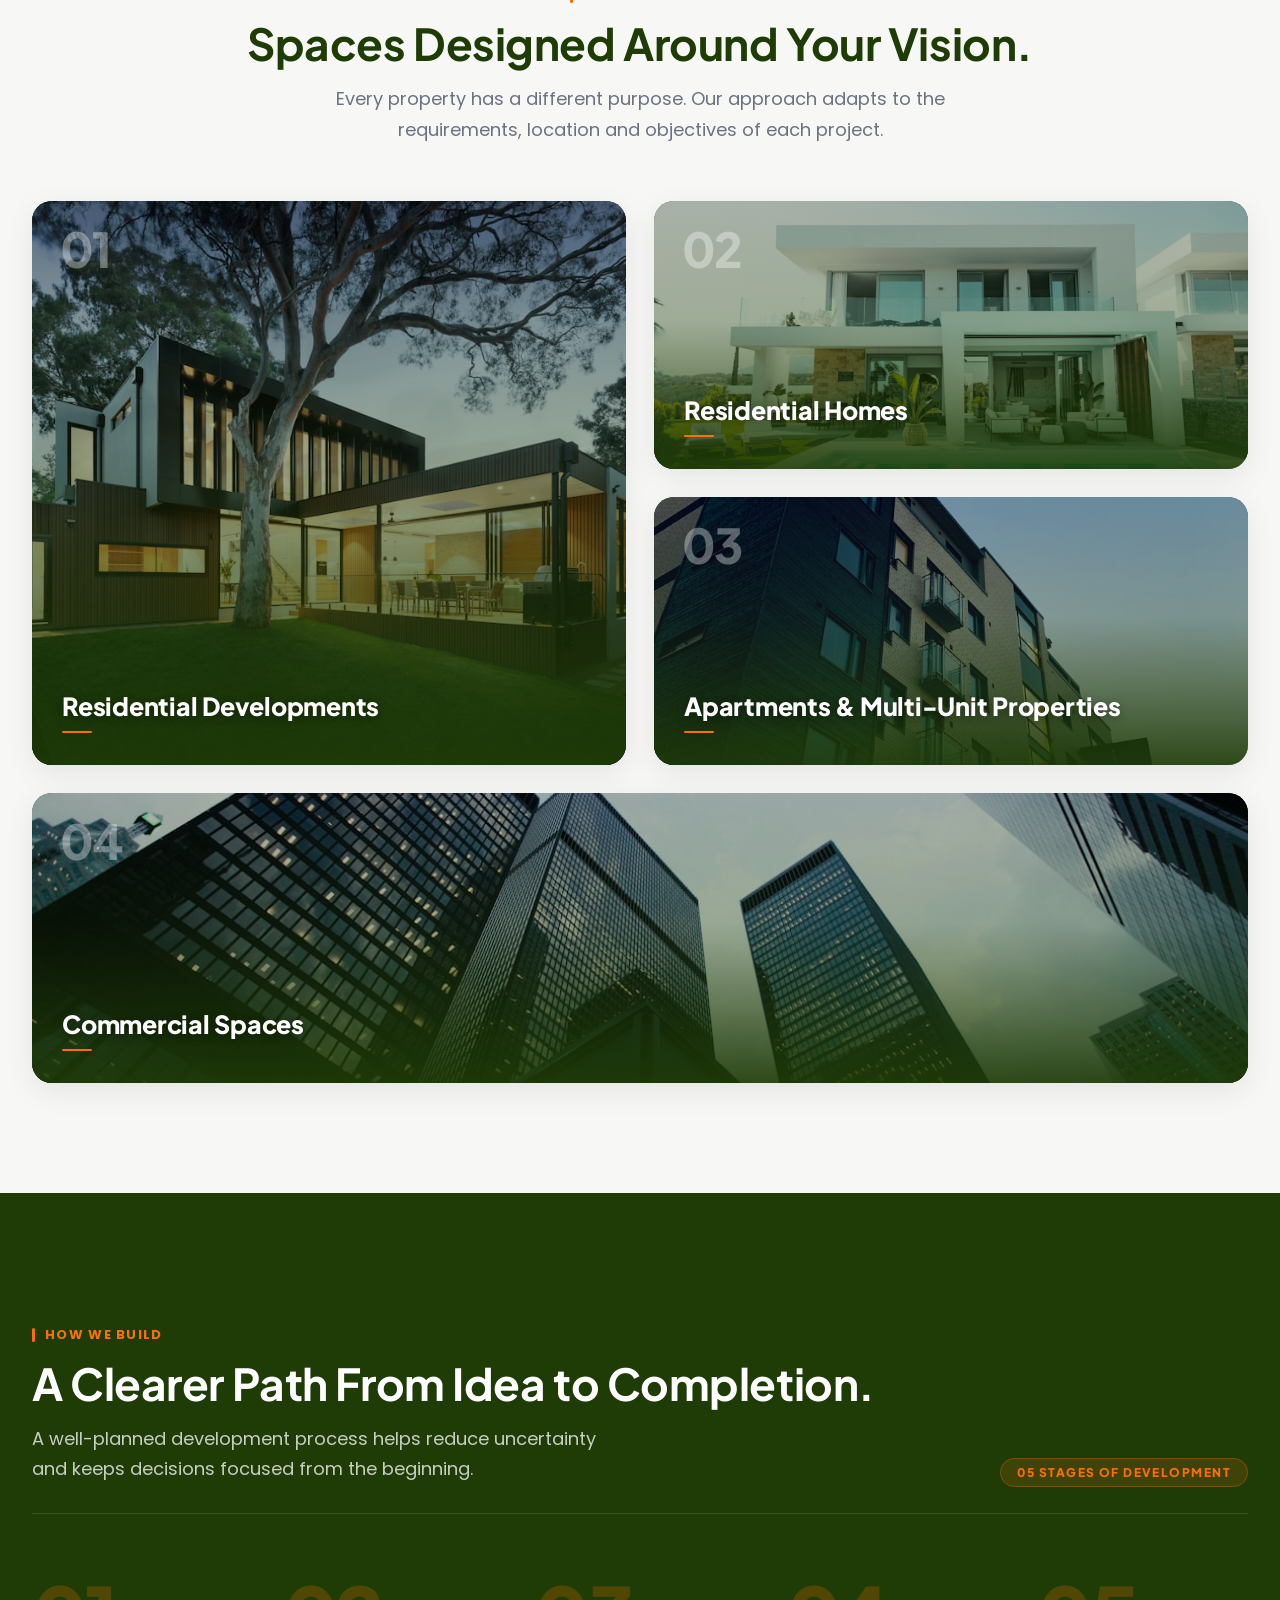
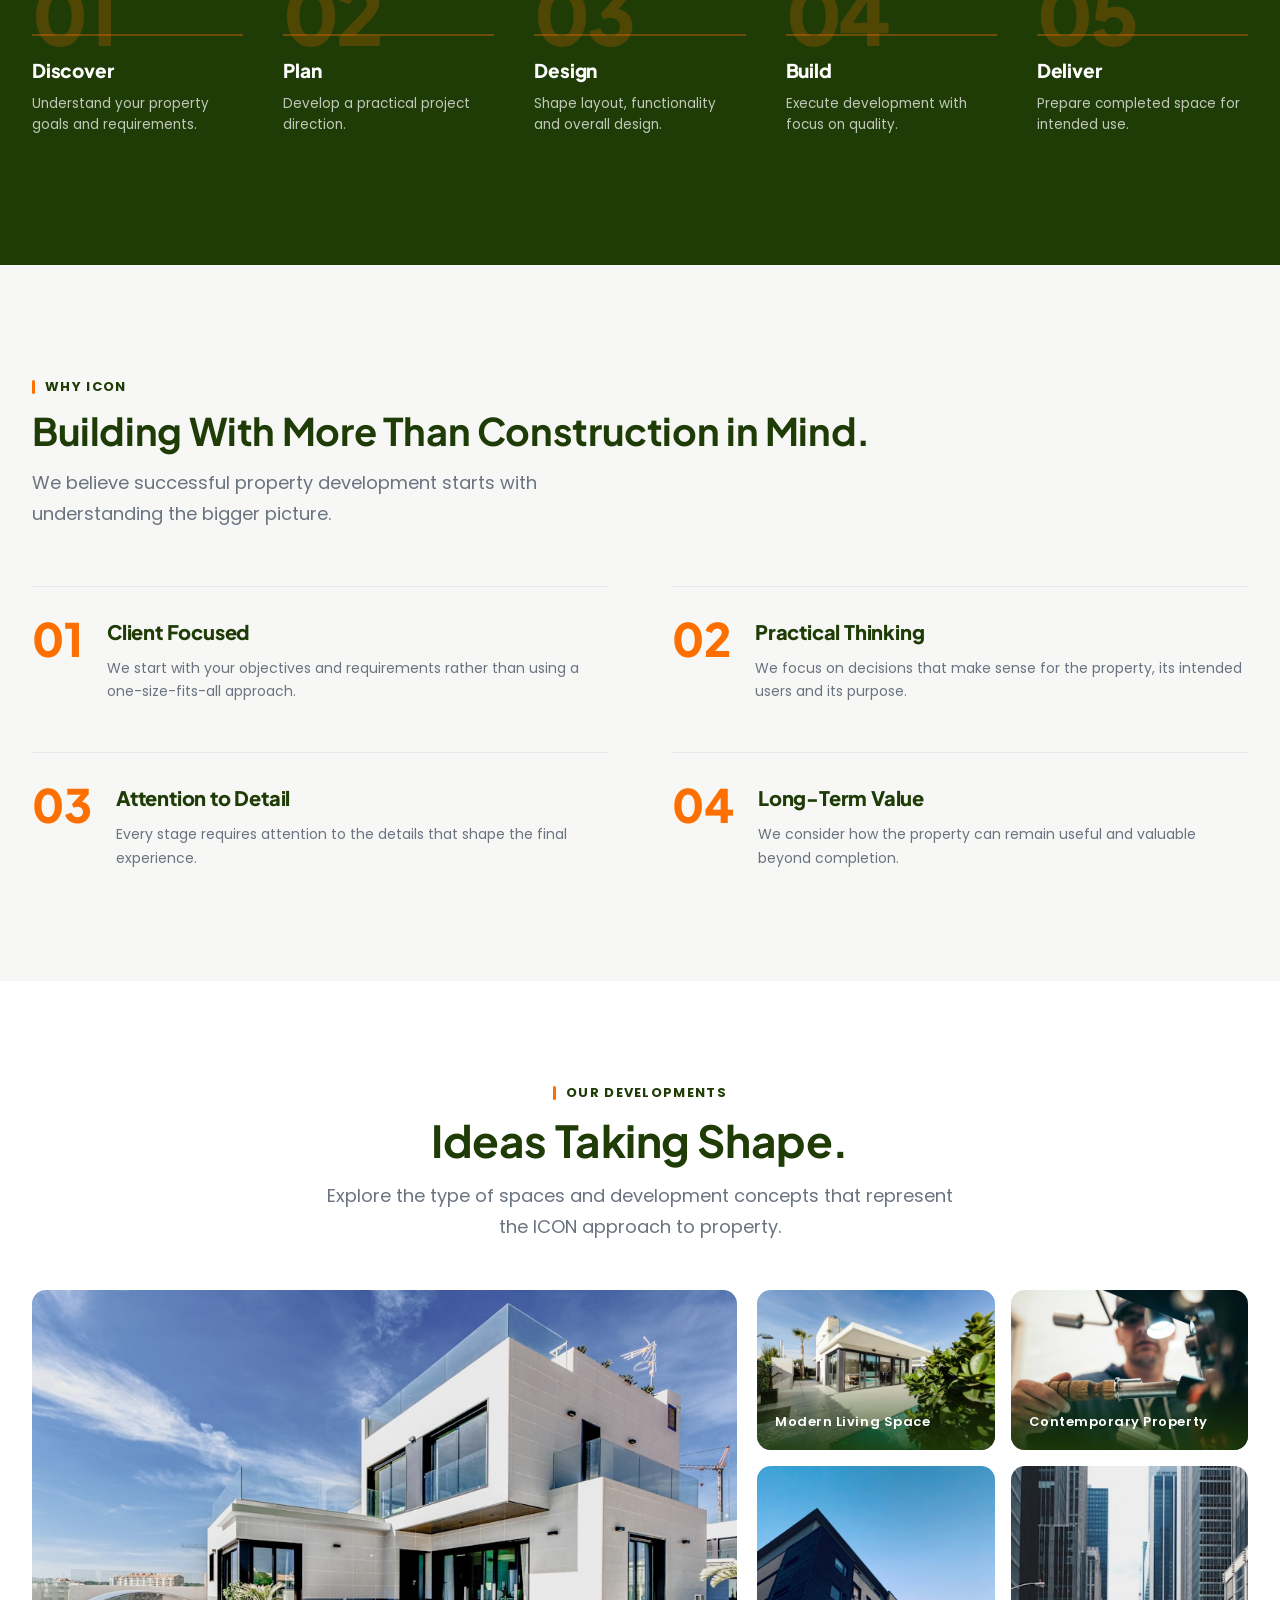
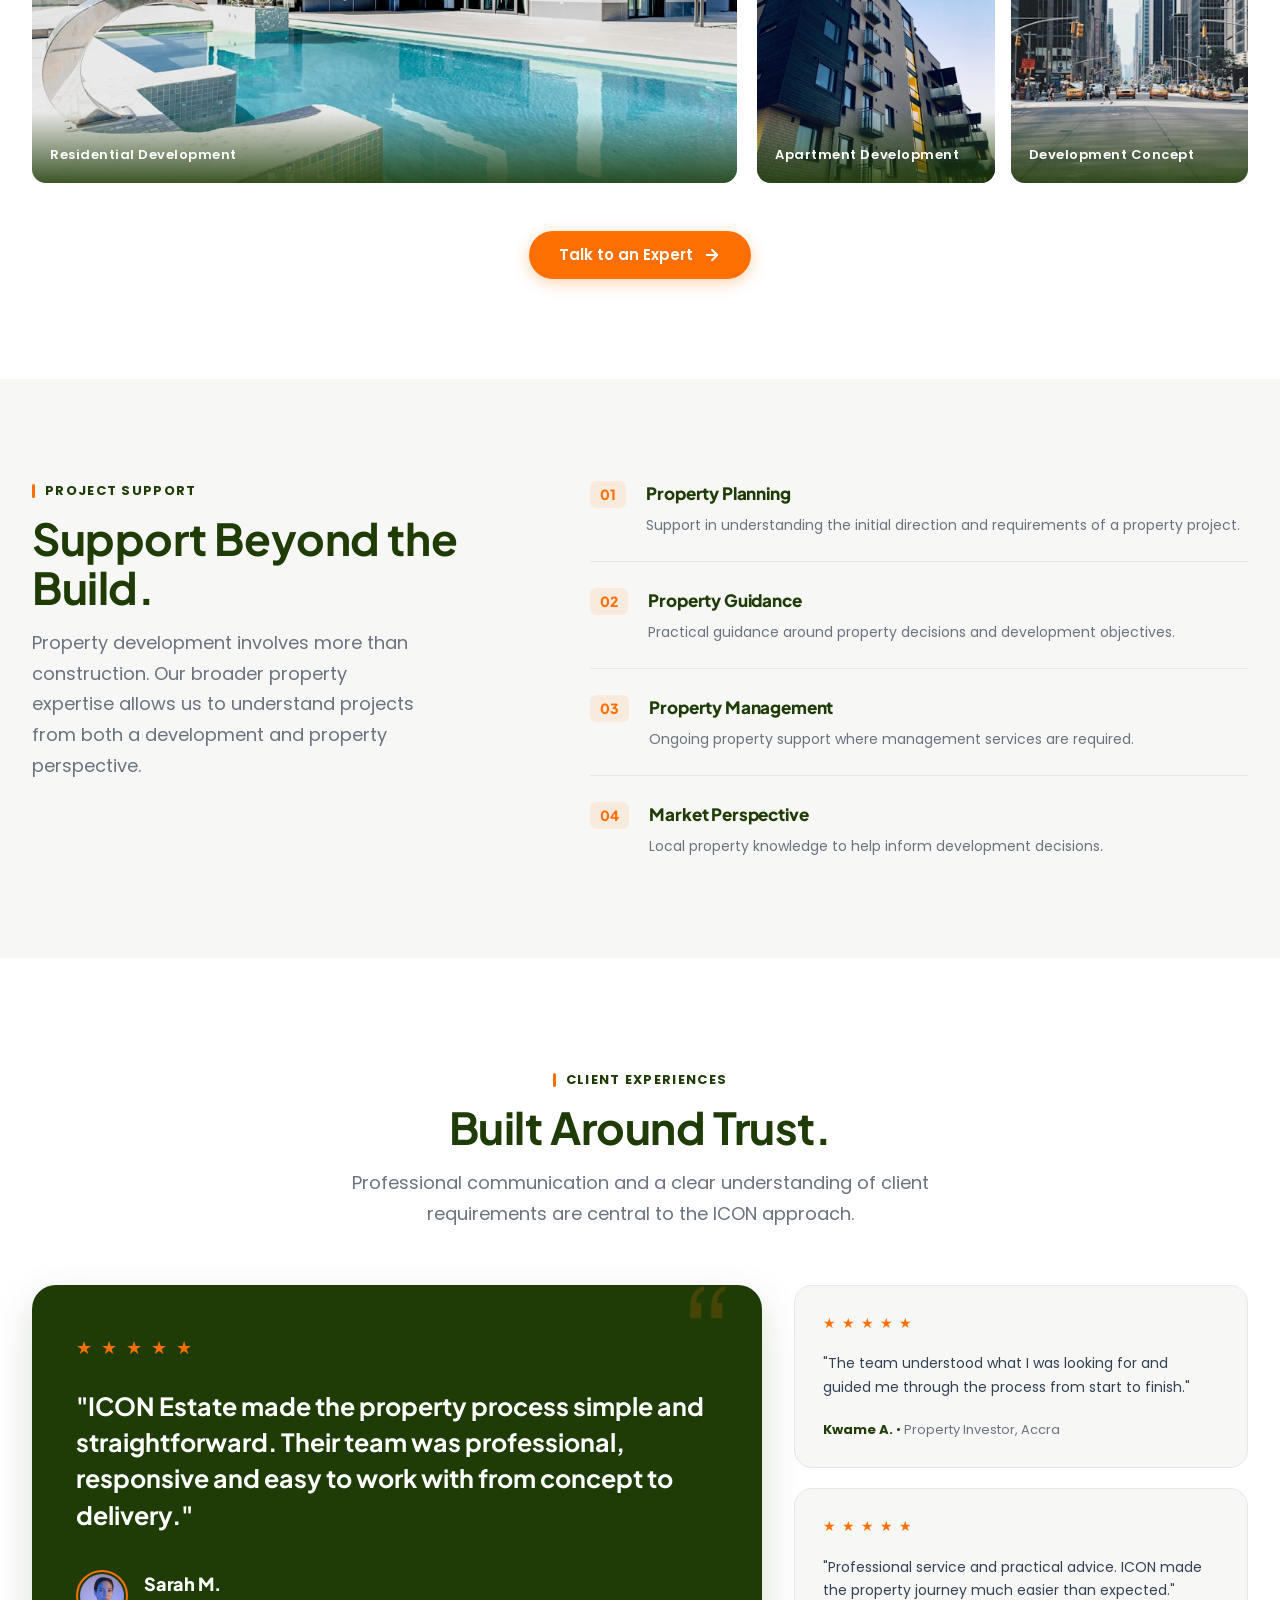
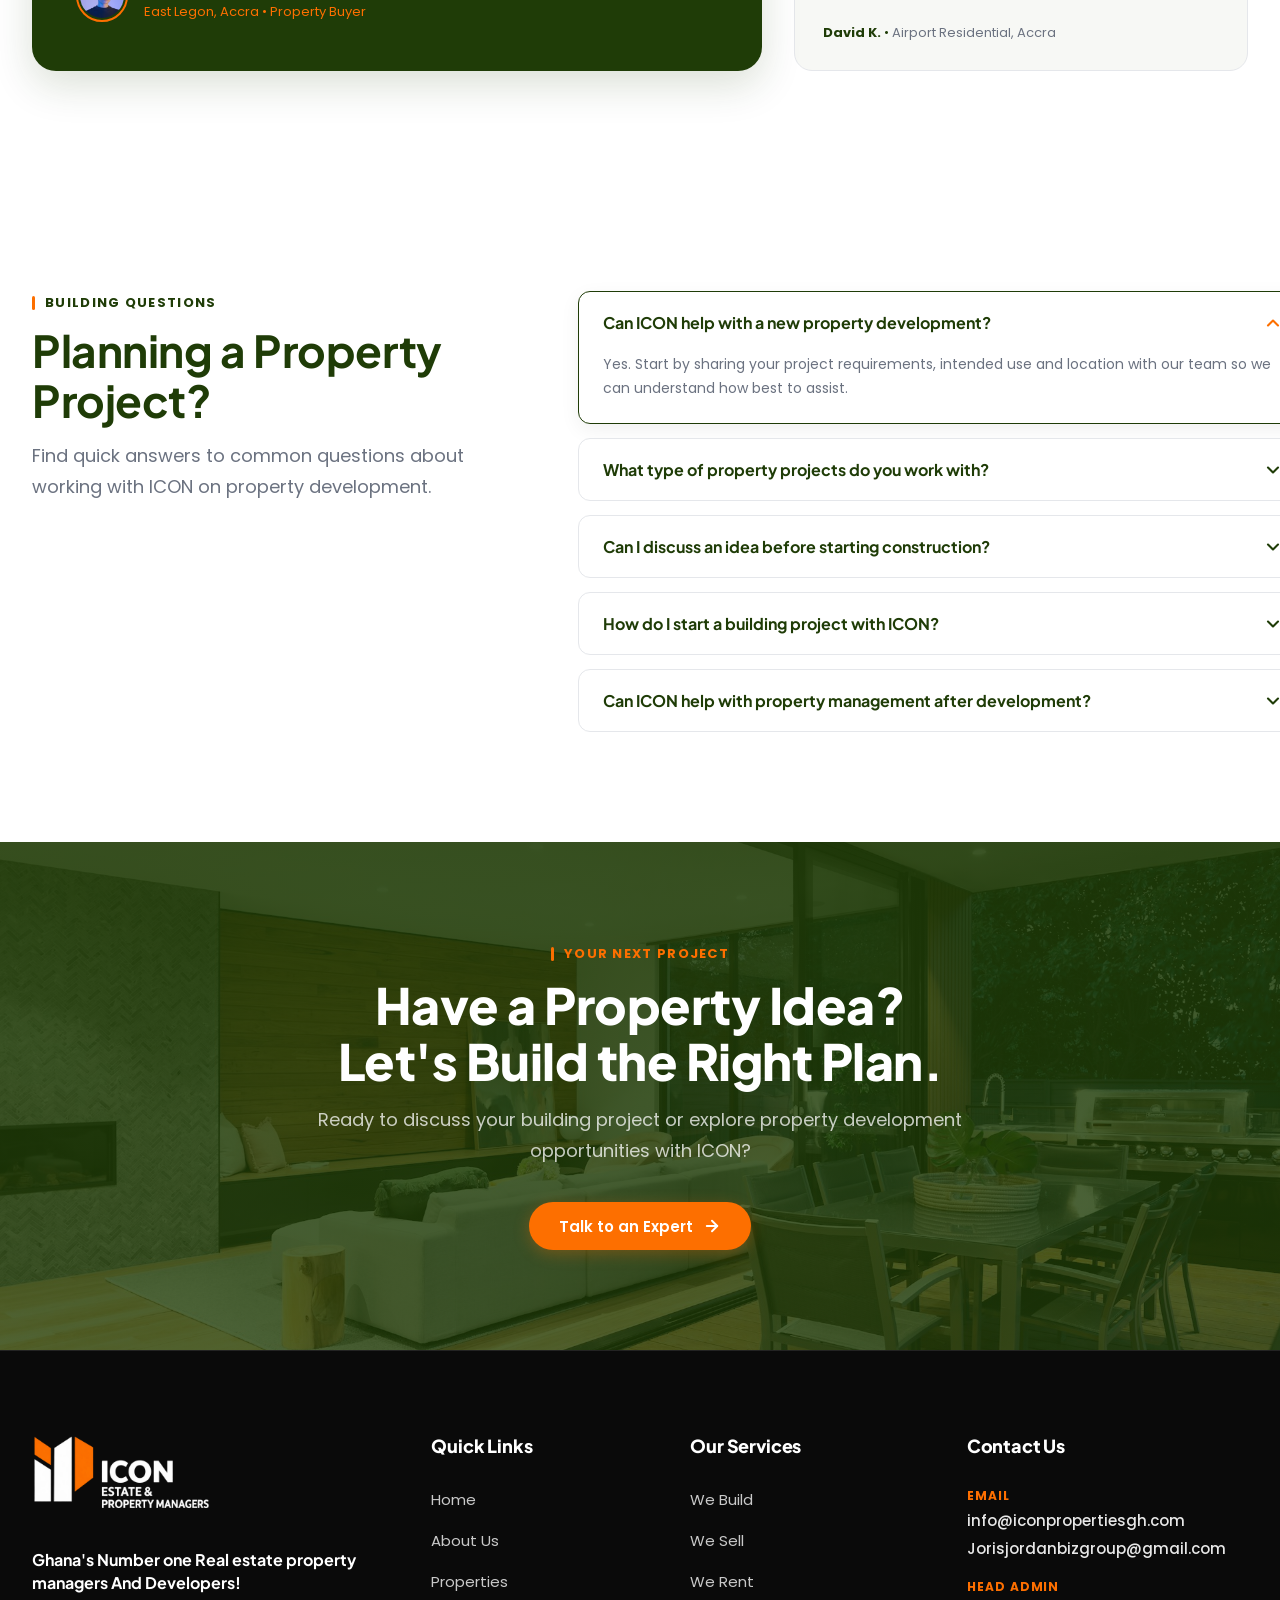
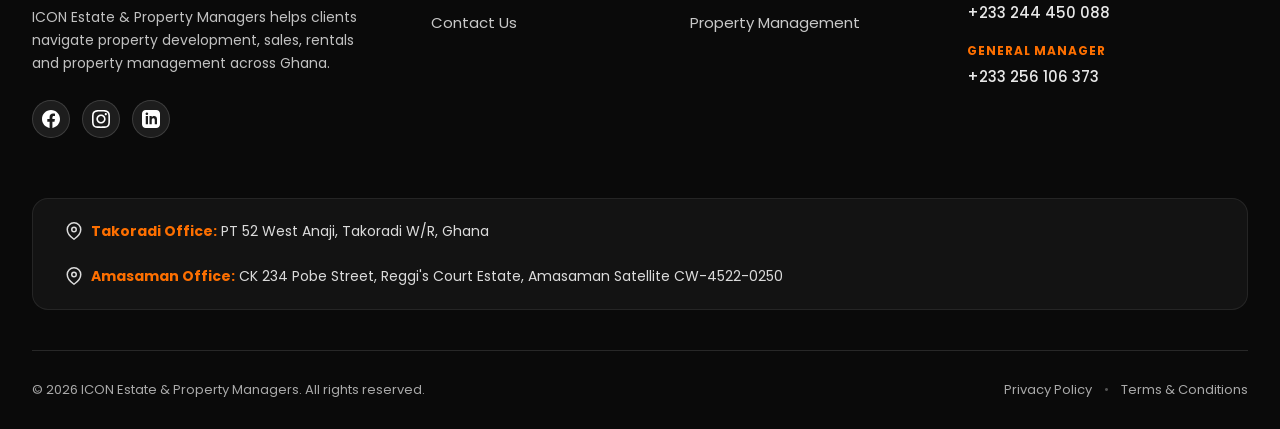
<file: we-build.html>
﻿<!DOCTYPE html>
<html lang="en">

<head>
    <meta charset="UTF-8">
    <meta name="viewport" content="width=device-width, initial-scale=1.0">
    <title>We Build | ICON Estate & Property Managers Ghana</title>
    <meta name="description"
        content="Discover how ICON Estate & Property Managers approaches property development, building and project support in Ghana.">

    <!-- Canonical URL -->
    <link rel="canonical" href="https://IconpropertiesGh.com/we-build.html">

    <!-- Robots Directive -->
    <meta name="robots" content="index, follow">

    <!-- Favicon & Web Manifest -->
    <link rel="icon" type="image/png" href="images/Fave-icon-logo.png">
    <link rel="manifest" href="site.webmanifest">
    <meta name="theme-color" content="#fd6f00">

    <!-- Open Graph / Facebook -->
    <meta property="og:site_name" content="ICON Properties Ghana">
    <meta property="og:title" content="We Build | Property Development Ghana | ICON Estate">
    <meta property="og:description" content="From early planning to completed spaces, ICON helps turn property ideas into thoughtfully planned developments across Ghana.">
    <meta property="og:type" content="website">
    <meta property="og:url" content="https://IconpropertiesGh.com/we-build.html">
    <meta property="og:image" content="images/unsplash-5404-f85b6e46.jpg">
    <meta property="og:locale" content="en_US">

    <!-- Twitter / X -->
    <meta name="twitter:card" content="summary_large_image">
    <meta name="twitter:title" content="Property Development Ghana | ICON Estate We Build">
    <meta name="twitter:description" content="Discover how ICON Estate & Property Managers approaches property development, building and project support in Ghana.">
    <meta name="twitter:image" content="images/unsplash-5404-f85b6e46.jpg">

    <!-- Google Fonts -->
    <link rel="preconnect" href="https://fonts.googleapis.com">
    <link rel="preconnect" href="https://fonts.gstatic.com" crossorigin>
    <link
        href="https://fonts.googleapis.com/css2?family=Plus+Jakarta+Sans:wght@600;700;800&family=Poppins:wght@400;500;600;700&display=swap"
        rel="stylesheet">

    <!-- Stylesheet -->
    <link rel="stylesheet" href="css/style.css">

    <!-- JSON-LD Structured Data -->
    <script type="application/ld+json">
    {
      "@context": "https://schema.org",
      "@graph": [
        {
          "@type": "Service",
          "@id": "https://IconpropertiesGh.com/we-build.html#service",
          "name": "Property Development & Construction Support",
          "serviceType": "Real Estate Development",
          "provider": {
            "@type": "RealEstateAgent",
            "name": "ICON Estate & Property Managers",
            "url": "https://IconpropertiesGh.com/"
          },
          "areaServed": {
            "@type": "Country",
            "name": "Ghana"
          },
          "description": "Comprehensive property development, construction management, and architectural planning support in Ghana."
        },
        {
          "@type": "BreadcrumbList",
          "@id": "https://IconpropertiesGh.com/we-build.html#breadcrumb",
          "itemListElement": [
            {
              "@type": "ListItem",
              "position": 1,
              "name": "Home",
              "item": "https://IconpropertiesGh.com/"
            },
            {
              "@type": "ListItem",
              "position": 2,
              "name": "We Build",
              "item": "https://IconpropertiesGh.com/we-build.html"
            }
          ]
        }
      ]
    }
    </script>
</head>

<body>

    <!-- GLOBAL HEADER (UNCHANGED) -->
    <header class="site-header" id="site-header">
        <div class="container header-container">
            <a href="index.html" class="brand-logo" aria-label="ICON Estate & Property Managers Home">
                <img src="images/Property-Logo.png" alt="ICON Estate & Property Managers Logo" class="header-logo-img">
            </a>

            <nav class="nav-menu" id="nav-menu" aria-label="Main Navigation">
                <ul class="nav-list">
                    <li><a href="index.html" class="nav-link">Home</a></li>
                    <li><a href="about.html" class="nav-link">About Us</a></li>
                    <li><a href="listings.html" class="nav-link">Properties</a></li>
                    <li><a href="we-build.html" class="nav-link active">We Build</a></li>
                    <li><a href="we-sell.html" class="nav-link">We Sell</a></li>
                    <li><a href="we-rent.html" class="nav-link">We Rent</a></li>
                    <li><a href="we-manage.html" class="nav-link">We Manage</a></li>
                </ul>
            </nav>

            <div class="header-actions">
                <a href="contact.html" class="btn btn-primary nav-cta">
                    <span>Talk to an Expert</span>
                    <svg class="btn-arrow" width="18" height="18" viewBox="0 0 24 24" fill="none" stroke="currentColor"
                        stroke-width="2.5" stroke-linecap="round" stroke-linejoin="round">
                        <line x1="5" y1="12" x2="19" y2="12"></line>
                        <polyline points="12 5 19 12 12 19"></polyline>
                    </svg>
                </a>
                <button class="hamburger-toggle" id="hamburger-toggle" aria-expanded="false"
                    aria-controls="mobile-nav-overlay" aria-label="Open Navigation Menu">
                    <span class="hamburger-bar"></span>
                    <span class="hamburger-bar"></span>
                    <span class="hamburger-bar"></span>
                </button>
            </div>
        </div>
    </header>

    <!-- MOBILE NAV DRAWER OVERLAY -->
    <div class="mobile-nav-overlay" id="mobile-nav-overlay" aria-hidden="true">
        <div class="mobile-nav-content">
            <div class="mobile-nav-header">
                <a href="index.html" class="brand-logo">
                    <img src="images/Property-Logo.png" alt="ICON Estate & Property Managers Logo"
                        class="mobile-logo-img">
                </a>
                <button class="mobile-nav-close" id="mobile-nav-close"
                    aria-label="Close Navigation Menu">&times;</button>
            </div>
            <nav class="mobile-nav-links">
                <a href="index.html" class="mobile-link">Home</a>
                <a href="about.html" class="mobile-link">About Us</a>
                <a href="listings.html" class="mobile-link">Properties</a>
                <a href="we-build.html" class="mobile-link active">We Build</a>
                <a href="we-sell.html" class="mobile-link">We Sell</a>
                <a href="we-rent.html" class="mobile-link">We Rent</a>
                <a href="we-manage.html" class="mobile-link">We Manage</a>
            </nav>
            <div class="mobile-nav-footer">
                <a href="contact.html" class="btn btn-primary btn-full mobile-cta">
                    <span>Talk to an Expert</span>
                    <svg class="btn-arrow" width="18" height="18" viewBox="0 0 24 24" fill="none" stroke="currentColor"
                        stroke-width="2.5" stroke-linecap="round" stroke-linejoin="round">
                        <line x1="5" y1="12" x2="19" y2="12"></line>
                        <polyline points="12 5 19 12 12 19"></polyline>
                    </svg>
                </a>
            </div>
        </div>
    </div>

    <main>

        <!-- SECTION 01 — BREADCRUMB HERO (CTA LOCATION #1) -->
        <section class="about-hero-banner" id="we-build-hero">
            <img src="images/unsplash-5404-26756de0.jpg"
                alt="Modern property development and construction in Ghana" class="about-hero-bg-img">
            <div class="about-hero-overlay"></div>

            <div class="container about-hero-container">
                <nav class="breadcrumb-nav" aria-label="Breadcrumb">
                    <a href="index.html" class="breadcrumb-link">Home</a>
                    <span class="breadcrumb-separator">/</span>
                    <span class="breadcrumb-current">We Build</span>
                </nav>

                <h1 class="about-hero-title">Building Spaces With Purpose.</h1>

                <p class="about-hero-subtext">
                    Ghana's Number one Real estate property managers And Developers! — Building the Oil city, Ghana 🇬🇭. From early planning to completed spaces, ICON helps turn property ideas into thoughtfully planned developments designed around quality, functionality and long-term value.
                </p>


            </div>
        </section>

        <!-- SECTION 02 — INTRODUCTION: EDITORIAL TWO-COLUMN (NO CTA BUTTON) -->
        <section class="wb-intro-section" id="wb-intro">
            <div class="container">
                <div class="wb-intro-grid">

                    <!-- LEFT: Image (Clean Editorial Picture) -->
                    <div class="wb-intro-img-col">
                        <div class="wb-intro-img-wrap">
                            <img src="images/unsplash-5404-5d8cab08.jpg"
                                alt="Contemporary residential property development in Accra Ghana" class="wb-intro-img"
                                loading="lazy">
                        </div>
                    </div>

                    <!-- RIGHT: Content (No CTA button per Rule 1) -->
                    <div class="wb-intro-content-col">
                        <span class="section-eyebrow eyebrow-rule">OUR APPROACH</span>
                        <h2 class="wb-intro-title">From Property Ideas to Real Spaces.</h2>

                        <p class="wb-intro-desc">
                            Building a property is more than putting up walls. It starts with understanding the purpose
                            of the space, the people who will use it and the value it needs to create.
                        </p>
                        <p class="wb-intro-desc mb-32">
                            At ICON Estate & Property Managers, we approach development with a practical mindset —
                            combining planning, property knowledge and attention to detail to help turn ideas into
                            functional spaces. Whether you are considering a new residential development, a private home
                            or another property project, our team can help you understand the process and identify the
                            right next steps.
                        </p>

                        <!-- 4 Feature Points -->
                        <div class="wb-intro-points">

                            <div class="wb-point-item">
                                <span class="wb-point-num">01</span>
                                <div>
                                    <h3 class="wb-point-title">Purpose</h3>
                                    <p class="wb-point-desc">We begin by understanding what the property needs to
                                        achieve.</p>
                                </div>
                            </div>

                            <div class="wb-point-item">
                                <span class="wb-point-num">02</span>
                                <div>
                                    <h3 class="wb-point-title">Planning</h3>
                                    <p class="wb-point-desc">We focus on practical planning before development begins.
                                    </p>
                                </div>
                            </div>

                            <div class="wb-point-item">
                                <span class="wb-point-num">03</span>
                                <div>
                                    <h3 class="wb-point-title">Quality</h3>
                                    <p class="wb-point-desc">We value thoughtful design, quality workmanship and
                                        attention to detail.</p>
                                </div>
                            </div>

                            <div class="wb-point-item">
                                <span class="wb-point-num">04</span>
                                <div>
                                    <h3 class="wb-point-title">Value</h3>
                                    <p class="wb-point-desc">We consider the long-term usefulness and value of the
                                        property.</p>
                                </div>
                            </div>

                        </div>
                    </div>

                </div>
            </div>
        </section>

        <!-- SECTION 03 — WHAT WE BUILD: NUMBERED EDITORIAL PHOTO TILES (NO CAPTION BARS / NO ARROWS) -->
        <section class="wb-types-section" id="wb-types">
            <div class="container">
                <div class="text-center wb-types-header">
                    <span class="section-eyebrow eyebrow-rule">WHAT WE BUILD</span>
                    <h2 class="section-title">Spaces Designed Around Your Vision.</h2>
                    <p class="section-description max-w-650">
                        Every property has a different purpose. Our approach adapts to the requirements, location and
                        objectives of each project.
                    </p>
                </div>

                <!-- Numbered Editorial Image Tiles Grid (Clickable, Clean Duotone Photos, Direct-on-Image Captions) -->
                <div class="wb-types-asymmetric-grid">

                    <!-- TILE 01 (Residential Developments - Large Tile) -->
                    <a href="contact.html#inquiry-form" class="wb-tile-card wb-tile-large"
                        aria-label="Explore Residential Developments">
                        <div class="wb-tile-img-container">
                            <img src="images/unsplash-5404-494e0a16.jpg"
                                alt="Residential Developments luxury modern architecture in Ghana"
                                class="wb-tile-bg-img" loading="lazy">
                            <div class="wb-tile-duotone-filter"></div>
                            <div class="wb-tile-scrim-gradient"></div>
                        </div>

                        <!-- Top-Left Translucent Large Ghost Numeral -->
                        <span class="wb-tile-ghost-num" aria-hidden="true">01</span>

                        <!-- Bottom-Left Direct-on-Image Caption with Orange Accent Underline -->
                        <div class="wb-tile-editorial-caption">
                            <h3 class="wb-tile-title">Residential Developments</h3>
                            <span class="wb-tile-underline-accent" aria-hidden="true"></span>
                        </div>
                    </a>

                    <!-- TILE 02 (Residential Homes - Medium Tile) -->
                    <a href="contact.html#inquiry-form" class="wb-tile-card wb-tile-medium" aria-label="Explore Residential Homes">
                        <div class="wb-tile-img-container">
                            <img src="images/unsplash-5404-ff778e83.jpg"
                                alt="Residential Homes luxury private villa in Accra" class="wb-tile-bg-img"
                                loading="lazy">
                            <div class="wb-tile-duotone-filter"></div>
                            <div class="wb-tile-scrim-gradient"></div>
                        </div>

                        <!-- Top-Left Translucent Large Ghost Numeral -->
                        <span class="wb-tile-ghost-num" aria-hidden="true">02</span>

                        <!-- Bottom-Left Direct-on-Image Caption with Orange Accent Underline -->
                        <div class="wb-tile-editorial-caption">
                            <h3 class="wb-tile-title">Residential Homes</h3>
                            <span class="wb-tile-underline-accent" aria-hidden="true"></span>
                        </div>
                    </a>

                    <!-- TILE 03 (Apartments & Multi-Unit - Medium Tile) -->
                    <a href="contact.html#inquiry-form" class="wb-tile-card wb-tile-medium"
                        aria-label="Explore Apartments and Multi-Unit Properties">
                        <div class="wb-tile-img-container">
                            <img src="images/unsplash-5404-07b899d7.jpg"
                                alt="Apartments and Multi-Unit residential developments in Ghana"
                                class="wb-tile-bg-img" loading="lazy">
                            <div class="wb-tile-duotone-filter"></div>
                            <div class="wb-tile-scrim-gradient"></div>
                        </div>

                        <!-- Top-Left Translucent Large Ghost Numeral -->
                        <span class="wb-tile-ghost-num" aria-hidden="true">03</span>

                        <!-- Bottom-Left Direct-on-Image Caption with Orange Accent Underline -->
                        <div class="wb-tile-editorial-caption">
                            <h3 class="wb-tile-title">Apartments & Multi-Unit Properties</h3>
                            <span class="wb-tile-underline-accent" aria-hidden="true"></span>
                        </div>
                    </a>

                    <!-- TILE 04 (Commercial Spaces - Wide Tile) -->
                    <a href="contact.html#inquiry-form" class="wb-tile-card wb-tile-wide" aria-label="Explore Commercial Spaces">
                        <div class="wb-tile-img-container">
                            <img src="images/unsplash-5404-89b08768.jpg"
                                alt="Commercial Spaces modern office building in Accra Ghana" class="wb-tile-bg-img"
                                loading="lazy">
                            <div class="wb-tile-duotone-filter"></div>
                            <div class="wb-tile-scrim-gradient"></div>
                        </div>

                        <!-- Top-Left Translucent Large Ghost Numeral -->
                        <span class="wb-tile-ghost-num" aria-hidden="true">04</span>

                        <!-- Bottom-Left Direct-on-Image Caption with Orange Accent Underline -->
                        <div class="wb-tile-editorial-caption">
                            <h3 class="wb-tile-title">Commercial Spaces</h3>
                            <span class="wb-tile-underline-accent" aria-hidden="true"></span>
                        </div>
                    </a>

                </div>
            </div>
        </section>

        <!-- SECTION 04 — DEVELOPMENT PROCESS: LEFT-ALIGNED EDITORIAL HEADER (FIX 2) -->
        <section class="wb-process-section" id="wb-process">
            <div class="container">

                <!-- Left-Aligned Editorial Row Header -->
                <div class="wb-process-header-editorial">
                    <div class="wb-process-header-left">
                        <span class="section-eyebrow eyebrow-orange eyebrow-rule">HOW WE BUILD</span>
                        <h2 class="section-title text-white">A Clearer Path From Idea to Completion.</h2>
                        <p class="section-description text-white-muted max-w-580">
                            A well-planned development process helps reduce uncertainty and keeps decisions focused from
                            the beginning.
                        </p>
                    </div>
                    <div class="wb-process-header-right">
                        <span class="wb-process-counter-tag">05 STAGES OF DEVELOPMENT</span>
                    </div>
                </div>

                <!-- 5 Steps with Oversized Ghost Numerals -->
                <div class="wb-ghost-process-grid">

                    <!-- STEP 01 -->
                    <div class="wb-ghost-step">
                        <span class="wb-ghost-num" aria-hidden="true">01</span>
                        <div class="wb-ghost-step-body">
                            <h3 class="wb-ghost-title">Discover</h3>
                            <p class="wb-ghost-desc">Understand your property goals and requirements.</p>
                        </div>
                    </div>

                    <!-- STEP 02 -->
                    <div class="wb-ghost-step">
                        <span class="wb-ghost-num" aria-hidden="true">02</span>
                        <div class="wb-ghost-step-body">
                            <h3 class="wb-ghost-title">Plan</h3>
                            <p class="wb-ghost-desc">Develop a practical project direction.</p>
                        </div>
                    </div>

                    <!-- STEP 03 -->
                    <div class="wb-ghost-step">
                        <span class="wb-ghost-num" aria-hidden="true">03</span>
                        <div class="wb-ghost-step-body">
                            <h3 class="wb-ghost-title">Design</h3>
                            <p class="wb-ghost-desc">Shape layout, functionality and overall design.</p>
                        </div>
                    </div>

                    <!-- STEP 04 -->
                    <div class="wb-ghost-step">
                        <span class="wb-ghost-num" aria-hidden="true">04</span>
                        <div class="wb-ghost-step-body">
                            <h3 class="wb-ghost-title">Build</h3>
                            <p class="wb-ghost-desc">Execute development with focus on quality.</p>
                        </div>
                    </div>

                    <!-- STEP 05 -->
                    <div class="wb-ghost-step">
                        <span class="wb-ghost-num" aria-hidden="true">05</span>
                        <div class="wb-ghost-step-body">
                            <h3 class="wb-ghost-title">Deliver</h3>
                            <p class="wb-ghost-desc">Prepare completed space for intended use.</p>
                        </div>
                    </div>

                </div>
            </div>
        </section>

        <!-- SECTION 05 — WHY BUILD WITH ICON: LEFT-ALIGNED MANIFESTO HEADER + LIGHT BACKGROUND (FIX 2 & RULE 4) -->
        <section class="wb-why-section" id="wb-why">
            <div class="container">

                <!-- Left-Aligned Manifesto Header -->
                <div class="wb-why-header-manifesto">
                    <span class="section-eyebrow eyebrow-rule">WHY ICON</span>
                    <h2 class="section-title font-38">Building With More Than Construction in Mind.</h2>
                    <p class="section-description max-w-580">
                        We believe successful property development starts with understanding the bigger picture.
                    </p>
                </div>

                <div class="wb-why-rule-grid">

                    <div class="wb-why-rule-item">
                        <span class="wb-why-ghost-num" aria-hidden="true">01</span>
                        <div>
                            <h3 class="wb-why-title">Client Focused</h3>
                            <p class="wb-why-desc">
                                We start with your objectives and requirements rather than using a one-size-fits-all
                                approach.
                            </p>
                        </div>
                    </div>

                    <div class="wb-why-rule-item">
                        <span class="wb-why-ghost-num" aria-hidden="true">02</span>
                        <div>
                            <h3 class="wb-why-title">Practical Thinking</h3>
                            <p class="wb-why-desc">
                                We focus on decisions that make sense for the property, its intended users and its
                                purpose.
                            </p>
                        </div>
                    </div>

                    <div class="wb-why-rule-item">
                        <span class="wb-why-ghost-num" aria-hidden="true">03</span>
                        <div>
                            <h3 class="wb-why-title">Attention to Detail</h3>
                            <p class="wb-why-desc">
                                Every stage requires attention to the details that shape the final experience.
                            </p>
                        </div>
                    </div>

                    <div class="wb-why-rule-item">
                        <span class="wb-why-ghost-num" aria-hidden="true">04</span>
                        <div>
                            <h3 class="wb-why-title">Long-Term Value</h3>
                            <p class="wb-why-desc">
                                We consider how the property can remain useful and valuable beyond completion.
                            </p>
                        </div>
                    </div>

                </div>
            </div>
        </section>

        <!-- SECTION 06 — DEVELOPMENT SHOWCASE (WITH MID-PAGE CTA LOCATION #2) -->
        <section class="wb-showcase-section" id="wb-showcase">
            <div class="container">
                <div class="text-center wb-showcase-header">
                    <span class="section-eyebrow eyebrow-rule">OUR DEVELOPMENTS</span>
                    <h2 class="section-title">Ideas Taking Shape.</h2>
                    <p class="section-description max-w-650">
                        Explore the type of spaces and development concepts that represent the ICON approach to
                        property.
                    </p>
                </div>

                <div class="wb-showcase-layout">

                    <!-- LARGE FEATURED IMAGE -->
                    <div class="wb-showcase-main">
                        <div class="wb-showcase-img-wrap">
                            <img src="images/unsplash-5404-e7a79464.jpg"
                                alt="Residential Development" class="wb-showcase-img" loading="lazy">
                            <div class="wb-showcase-caption">
                                <span>Residential Development</span>
                            </div>
                        </div>
                    </div>

                    <!-- SUPPORTING IMAGE GRID -->
                    <div class="wb-showcase-grid">

                        <div class="wb-showcase-img-wrap">
                            <img src="images/unsplash-5404-80dd74e9.jpg"
                                alt="Modern Living Space" class="wb-showcase-img" loading="lazy">
                            <div class="wb-showcase-caption">
                                <span>Modern Living Space</span>
                            </div>
                        </div>

                        <div class="wb-showcase-img-wrap">
                            <img src="images/unsplash-5404-c329b272.jpg"
                                alt="Contemporary Property" class="wb-showcase-img" loading="lazy">
                            <div class="wb-showcase-caption">
                                <span>Contemporary Property</span>
                            </div>
                        </div>

                        <div class="wb-showcase-img-wrap">
                            <img src="images/unsplash-5404-afb24760.jpg"
                                alt="Apartment Development" class="wb-showcase-img" loading="lazy">
                            <div class="wb-showcase-caption">
                                <span>Apartment Development</span>
                            </div>
                        </div>

                        <div class="wb-showcase-img-wrap">
                            <img src="images/unsplash-5404-6f4ac8b6.jpg"
                                alt="Development Concept" class="wb-showcase-img" loading="lazy">
                            <div class="wb-showcase-caption">
                                <span>Development Concept</span>
                            </div>
                        </div>

                    </div>

                </div>

                <!-- MID-PAGE CTA LOCATION #2 (PLACED ONLY AFTER SHOWCASE PER RULE 1) -->
                <div class="text-center mt-48">
                    <a href="contact.html#inquiry-form" class="btn btn-primary">
                        <span>Talk to an Expert</span>
                        <svg class="btn-arrow" width="18" height="18" viewBox="0 0 24 24" fill="none"
                            stroke="currentColor" stroke-width="2.5" stroke-linecap="round" stroke-linejoin="round">
                            <line x1="5" y1="12" x2="19" y2="12"></line>
                            <polyline points="12 5 19 12 12 19"></polyline>
                        </svg>
                    </a>
                </div>
            </div>
        </section>

        <!-- SECTION 07 — BUILDING SUPPORT SERVICES: COMPACT LIST (NO CTA BUTTON) -->
        <section class="wb-services-section" id="wb-services">
            <div class="container">
                <div class="wb-services-inner">

                    <!-- LEFT: Header -->
                    <div class="wb-services-header-col">
                        <span class="section-eyebrow eyebrow-rule">PROJECT SUPPORT</span>
                        <h2 class="section-title">Support Beyond the Build.</h2>
                        <p class="section-description max-w-400">
                            Property development involves more than construction. Our broader property expertise
                            allows us to understand projects from both a development and property perspective.
                        </p>
                    </div>

                    <!-- RIGHT: Compact List with Orange Numerals & Dividers -->
                    <div class="wb-services-list-col">

                        <div class="wb-service-item">
                            <span class="wb-service-num">01</span>
                            <div>
                                <h3 class="wb-service-title">Property Planning</h3>
                                <p class="wb-service-desc">
                                    Support in understanding the initial direction and requirements of a property
                                    project.
                                </p>
                            </div>
                        </div>

                        <div class="wb-service-item">
                            <span class="wb-service-num">02</span>
                            <div>
                                <h3 class="wb-service-title">Property Guidance</h3>
                                <p class="wb-service-desc">
                                    Practical guidance around property decisions and development objectives.
                                </p>
                            </div>
                        </div>

                        <div class="wb-service-item">
                            <span class="wb-service-num">03</span>
                            <div>
                                <h3 class="wb-service-title">Property Management</h3>
                                <p class="wb-service-desc">
                                    Ongoing property support where management services are required.
                                </p>
                            </div>
                        </div>

                        <div class="wb-service-item">
                            <span class="wb-service-num">04</span>
                            <div>
                                <h3 class="wb-service-title">Market Perspective</h3>
                                <p class="wb-service-desc">
                                    Local property knowledge to help inform development decisions.
                                </p>
                            </div>
                        </div>

                    </div>

                </div>
            </div>
        </section>

        <!-- SECTION 08 — TRUST / TESTIMONIALS: REBUILT ASYMMETRIC FEATURED-QUOTE LAYOUT (FIX 1) -->
        <section class="wb-testi-section" id="wb-testimonials">
            <div class="container">
                <div class="text-center wb-testi-header">
                    <span class="section-eyebrow eyebrow-rule">CLIENT EXPERIENCES</span>
                    <h2 class="section-title">Built Around Trust.</h2>
                    <p class="section-description max-w-650">
                        Professional communication and a clear understanding of client requirements are central to the
                        ICON approach.
                    </p>
                </div>

                <!-- Asymmetric 60/40 Featured Quote Layout (No dead whitespace, zero column stacking bugs) -->
                <div class="wb-testi-asymmetric-grid">

                    <!-- LEFT (~60%): Large Featured Testimonial Card -->
                    <div class="wb-testi-featured-card">
                        <div class="wb-testi-ghost-quote" aria-hidden="true">&ldquo;</div>
                        <div class="wb-testi-star-rating" aria-label="5 out of 5 stars">
                            ★ ★ ★ ★ ★
                        </div>
                        <blockquote class="wb-testi-featured-quote">
                            "ICON Estate made the property process simple and straightforward. Their team was
                            professional, responsive and easy to work with from concept to delivery."
                        </blockquote>
                        <div class="wb-testi-author-block">
                            <div class="wb-testi-avatar-wrap">
                                <img src="images/unsplash-5404-a25bf0fc.jpg"
                                    alt="Sarah M." class="wb-testi-avatar" loading="lazy">
                            </div>
                            <div>
                                <h3 class="wb-testi-author-name">Sarah M.</h3>
                                <p class="wb-testi-author-role">East Legon, Accra &bull; Property Buyer</p>
                            </div>
                        </div>
                    </div>

                    <!-- RIGHT (~40%): Compact Vertical Stack of Supporting Quotes -->
                    <div class="wb-testi-sub-stack">

                        <div class="wb-testi-sub-card">
                            <div class="wb-testi-star-rating-sm" aria-label="5 out of 5 stars">★ ★ ★ ★ ★</div>
                            <p class="wb-testi-sub-quote">
                                "The team understood what I was looking for and guided me through the process from start
                                to finish."
                            </p>
                            <div class="wb-testi-sub-author">
                                <span class="wb-testi-sub-name">Kwame A.</span> &bull; <span
                                    class="wb-testi-sub-tag">Property Investor, Accra</span>
                            </div>
                        </div>

                        <div class="wb-testi-sub-card">
                            <div class="wb-testi-star-rating-sm" aria-label="5 out of 5 stars">★ ★ ★ ★ ★</div>
                            <p class="wb-testi-sub-quote">
                                "Professional service and practical advice. ICON made the property journey much easier
                                than expected."
                            </p>
                            <div class="wb-testi-sub-author">
                                <span class="wb-testi-sub-name">David K.</span> &bull; <span
                                    class="wb-testi-sub-tag">Airport Residential, Accra</span>
                            </div>
                        </div>

                    </div>

                </div>
            </div>
        </section>

        <!-- SECTION 09 — FAQ (CLEAN LINE-BASED STYLE, NO CTA BUTTON IN LEFT COL) -->
        <section class="faq-section" id="wb-faq">
            <div class="container">
                <div class="faq-grid">

                    <div>
                        <span class="section-eyebrow eyebrow-rule">BUILDING QUESTIONS</span>
                        <h2 class="section-title">Planning a Property Project?</h2>
                        <p class="section-description">
                            Find quick answers to common questions about working with ICON on property development.
                        </p>
                    </div>

                    <div class="faq-accordion-col">

                        <!-- FAQ 01 -->
                        <div class="faq-item active">
                            <button class="faq-question-btn" aria-expanded="true">
                                <span>Can ICON help with a new property development?</span>
                                <svg class="faq-chevron" width="20" height="20" viewBox="0 0 24 24" fill="none"
                                    stroke="currentColor" stroke-width="2.5" stroke-linecap="round"
                                    stroke-linejoin="round">
                                    <polyline points="6 9 12 15 18 9"></polyline>
                                </svg>
                            </button>
                            <div class="faq-answer-panel">
                                <p>
                                    Yes. Start by sharing your project requirements, intended use and location with our
                                    team so we can understand how best to assist.
                                </p>
                            </div>
                        </div>

                        <!-- FAQ 02 -->
                        <div class="faq-item">
                            <button class="faq-question-btn" aria-expanded="false">
                                <span>What type of property projects do you work with?</span>
                                <svg class="faq-chevron" width="20" height="20" viewBox="0 0 24 24" fill="none"
                                    stroke="currentColor" stroke-width="2.5" stroke-linecap="round"
                                    stroke-linejoin="round">
                                    <polyline points="6 9 12 15 18 9"></polyline>
                                </svg>
                            </button>
                            <div class="faq-answer-panel">
                                <p>
                                    ICON can discuss residential homes, residential developments, multi-unit properties
                                    and selected commercial projects depending on the project's requirements.
                                </p>
                            </div>
                        </div>

                        <!-- FAQ 03 -->
                        <div class="faq-item">
                            <button class="faq-question-btn" aria-expanded="false">
                                <span>Can I discuss an idea before starting construction?</span>
                                <svg class="faq-chevron" width="20" height="20" viewBox="0 0 24 24" fill="none"
                                    stroke="currentColor" stroke-width="2.5" stroke-linecap="round"
                                    stroke-linejoin="round">
                                    <polyline points="6 9 12 15 18 9"></polyline>
                                </svg>
                            </button>
                            <div class="faq-answer-panel">
                                <p>
                                    Yes. We encourage clients to discuss their property goals and requirements before
                                    making major decisions.
                                </p>
                            </div>
                        </div>

                        <!-- FAQ 04 -->
                        <div class="faq-item">
                            <button class="faq-question-btn" aria-expanded="false">
                                <span>How do I start a building project with ICON?</span>
                                <svg class="faq-chevron" width="20" height="20" viewBox="0 0 24 24" fill="none"
                                    stroke="currentColor" stroke-width="2.5" stroke-linecap="round"
                                    stroke-linejoin="round">
                                    <polyline points="6 9 12 15 18 9"></polyline>
                                </svg>
                            </button>
                            <div class="faq-answer-panel">
                                <p>
                                    Contact our team and share your project goals, location and requirements. We can
                                    then discuss the appropriate next steps.
                                </p>
                            </div>
                        </div>

                        <!-- FAQ 05 -->
                        <div class="faq-item">
                            <button class="faq-question-btn" aria-expanded="false">
                                <span>Can ICON help with property management after development?</span>
                                <svg class="faq-chevron" width="20" height="20" viewBox="0 0 24 24" fill="none"
                                    stroke="currentColor" stroke-width="2.5" stroke-linecap="round"
                                    stroke-linejoin="round">
                                    <polyline points="6 9 12 15 18 9"></polyline>
                                </svg>
                            </button>
                            <div class="faq-answer-panel">
                                <p>
                                    Property management is one of ICON's broader service areas. Discuss your
                                    requirements with the team to understand the available support.
                                </p>
                            </div>
                        </div>

                    </div>
                </div>
            </div>
        </section>

        <!-- SECTION 10 — FINAL CTA (CTA LOCATION #3 - FLOWS DIRECTLY INTO FOOTER) -->
        <section class="wb-final-cta-section" id="wb-final-cta" aria-label="Call To Action">
            <img src="images/unsplash-5404-da75b7ea.jpg"
                alt="Premium architectural development in Ghana" class="wb-cta-bg-img">
            <div class="wb-cta-overlay"></div>

            <div class="container wb-cta-content text-center">
                <span class="section-eyebrow eyebrow-orange eyebrow-rule">YOUR NEXT PROJECT</span>
                <h2 class="wb-cta-heading text-white">
                    Have a Property Idea?<br>Let's Build the Right Plan.
                </h2>
                <p class="section-description text-white-muted max-w-650 mb-36">
                    Ready to discuss your building project or explore property development opportunities with ICON?
                </p>
                <div class="hero-actions flex-center">
                    <a href="contact.html#inquiry-form" class="btn btn-primary">
                        <span>Talk to an Expert</span>
                        <svg class="btn-arrow" width="18" height="18" viewBox="0 0 24 24" fill="none"
                            stroke="currentColor" stroke-width="2.5" stroke-linecap="round" stroke-linejoin="round">
                            <line x1="5" y1="12" x2="19" y2="12"></line>
                            <polyline points="12 5 19 12 12 19"></polyline>
                        </svg>
                    </a>
                </div>
            </div>
        </section>

    </main>

    <!-- GLOBAL FOOTER (NO STRAY BLACK BOX BETWEEN FINAL CTA AND FOOTER) -->
    <footer class="site-footer" id="site-footer">
        <div class="container footer-main-container">
            <!-- SECTION 2 — MAIN FOOTER 4-COLUMN GRID -->
            <div class="footer-main-grid">

                <!-- COLUMN 1 — BRAND -->
                <div class="footer-brand-col">
                    <a href="index.html" class="footer-brand-logo-link" aria-label="ICON Estate & Property Managers Home">
                        <img src="images/Property-white-Logo.png" alt="ICON Estate Logo" class="footer-white-logo-img">
                    </a>
                    <p class="footer-tagline-text">Ghana's Number one Real estate property managers And Developers!</p>
                    <p class="footer-brand-desc">ICON Estate & Property Managers helps clients navigate property development, sales, rentals and property management across Ghana.</p>

                    <!-- Social Icons -->
                    <div class="footer-social-links" aria-label="Social Media Links">
                        <a href="#" class="social-icon-btn" aria-label="Facebook">
                            <svg width="18" height="18" viewBox="0 0 24 24" fill="currentColor">
                                <path d="M24 12.073c0-6.627-5.373-12-12-12s-12 5.373-12 12c0 5.99 4.388 10.954 10.125 11.854v-8.385H7.078v-3.47h3.047V9.43c0-3.007 1.792-4.669 4.533-4.669 1.312 0 2.686.235 2.686.235v2.953H15.83c-1.491 0-1.956.925-1.956 1.874v2.25h3.328l-.532 3.47h-2.796v8.385C19.612 23.027 24 18.062 24 12.073z" />
                            </svg>
                        </a>
                        <a href="#" class="social-icon-btn" aria-label="Instagram">
                            <svg width="18" height="18" viewBox="0 0 24 24" fill="currentColor">
                                <path d="M12 2.163c3.204 0 3.584.012 4.85.07 3.252.148 4.771 1.691 4.919 4.919.058 1.265.069 1.645.069 4.849 0 3.205-.012 3.584-.069 4.849-.149 3.225-1.664 4.771-4.919 4.919-1.266.058-1.644.07-4.85.07-3.204 0-3.584-.012-4.849-.07-3.26-.149-4.771-1.699-4.919-4.92-.058-1.265-.07-1.644-.07-4.849 0-3.204.013-3.583.07-4.849.149-3.227 1.664-4.771 4.919-4.919 1.266-.057 1.645-.069 4.849-.069zm0-2.163c-3.259 0-3.667.014-4.947.072-4.358.2-6.78 2.618-6.98 6.98-.059 1.281-.073 1.689-.073 4.948 0 3.259.014 3.668.072 4.948.2 4.358 2.618 6.78 6.98 6.98 1.281.058 1.689.072 4.948.072 3.259 0 3.668-.014 4.948-.072 4.354-.2 6.782-2.618 6.979-6.98.059-1.28.073-1.689.073-4.948 0-3.259-.014-3.667-.072-4.947-.196-4.354-2.617-6.78-6.979-6.98-1.281-.059-1.69-.073-4.949-.073zm0 5.838c-3.403 0-6.162 2.759-6.162 6.162s2.759 6.163 6.162 6.163 6.162-2.759 6.162-6.163c0-3.403-2.759-6.162-6.162-6.162zm0 10.162c-2.209 0-4-1.79-4-4 0-2.209 1.791-4 4-4s4 1.791 4 4c0 2.21-1.791 4-4 4zm6.406-11.845c-.796 0-1.441.645-1.441 1.44s.645 1.44 1.441 1.44c.795 0 1.439-.645 1.439-1.44s-.644-1.44-1.439-1.44z" />
                            </svg>
                        </a>
                        <a href="#" class="social-icon-btn" aria-label="LinkedIn">
                            <svg width="18" height="18" viewBox="0 0 24 24" fill="currentColor">
                                <path d="M19 0h-14c-2.761 0-5 2.239-5 5v14c0 2.761 2.239 5 5 5h14c2.762 0 5-2.239 5-5v-14c0-2.761-2.238-5-5-5zm-11 19h-3v-11h3v11zm-1.5-12.268c-.966 0-1.75-.79-1.75-1.764s.784-1.764 1.75-1.764 1.75.79 1.75 1.764-.783 1.764-1.75 1.764zm13.5 12.268h-3v-5.604c0-3.368-4-3.113-4 0v5.604h-3v-11h3v1.765c1.396-2.586 7-2.777 7 2.476v6.759z" />
                            </svg>
                        </a>
                    </div>
                </div>

                <!-- COLUMN 2 — QUICK LINKS -->
                <div class="footer-links-col">
                    <h4 class="footer-col-title">Quick Links</h4>
                    <ul class="footer-links-list">
                        <li><a href="index.html">Home</a></li>
                        <li><a href="about.html">About Us</a></li>
                        <li><a href="listings.html">Properties</a></li>
                        <li><a href="contact.html">Contact Us</a></li>
                    </ul>
                </div>

                <!-- COLUMN 3 — OUR SERVICES -->
                <div class="footer-links-col">
                    <h4 class="footer-col-title">Our Services</h4>
                    <ul class="footer-links-list">
                        <li><a href="we-build.html">We Build</a></li>
                        <li><a href="we-sell.html">We Sell</a></li>
                        <li><a href="we-rent.html">We Rent</a></li>
                        <li><a href="we-manage.html">Property Management</a></li>
                    </ul>
                </div>

                <!-- COLUMN 4 — CONTACT US (No addresses) -->
                <div class="footer-contact-col">
                    <h4 class="footer-col-title">Contact Us</h4>
                    <div class="footer-contact-block">
                        <span class="footer-contact-label">Email</span>
                        <a href="mailto:info@iconpropertiesgh.com" class="footer-contact-val">info@iconpropertiesgh.com</a>
                        <a href="mailto:Jorisjordanbizgroup@gmail.com" class="footer-contact-val">Jorisjordanbizgroup@gmail.com</a>
                    </div>
                    <div class="footer-contact-block">
                        <span class="footer-contact-label">Head Admin</span>
                        <a href="tel:+233244450088" class="footer-contact-val">+233 244 450 088</a>
                    </div>
                    <div class="footer-contact-block">
                        <span class="footer-contact-label">General Manager</span>
                        <a href="tel:+233256106373" class="footer-contact-val">+233 256 106 373</a>
                    </div>
                </div>

            </div>

            <!-- DEDICATED SEPARATE ADDRESS BAR BELOW GRID -->
            <div class="footer-address-bar">
                <div class="footer-addr-item">
                    <svg width="18" height="18" viewBox="0 0 24 24" fill="none" stroke="currentColor" stroke-width="2" stroke-linecap="round" stroke-linejoin="round" aria-hidden="true"><path d="M21 10c0 7-9 13-9 13s-9-6-9-13a9 9 0 0 1 18 0z"></path><circle cx="12" cy="10" r="3"></circle></svg>
                    <span><strong>Takoradi Office:</strong> PT 52 West Anaji, Takoradi W/R, Ghana</span>
                </div>
                <div class="footer-addr-item">
                    <svg width="18" height="18" viewBox="0 0 24 24" fill="none" stroke="currentColor" stroke-width="2" stroke-linecap="round" stroke-linejoin="round" aria-hidden="true"><path d="M21 10c0 7-9 13-9 13s-9-6-9-13a9 9 0 0 1 18 0z"></path><circle cx="12" cy="10" r="3"></circle></svg>
                    <span><strong>Amasaman Office:</strong> CK 234 Pobe Street, Reggi's Court Estate, Amasaman Satellite CW-4522-0250</span>
                </div>
            </div>

            <div class="footer-bottom-strip">
                <p class="footer-copyright">&copy; 2026 ICON Estate & Property Managers. All rights reserved.</p>
                <div class="footer-legal-links">
                    <a href="privacy-policy.html">Privacy Policy</a>
                    <span class="legal-divider">&bull;</span>
                    <a href="terms-and-conditions.html">Terms & Conditions</a>
                </div>
            </div>
        </div>
    </footer>

    <!-- Back to Top -->
    <button class="back-to-top-btn" id="back-to-top-btn" aria-label="Back to Top">
        <svg width="20" height="20" viewBox="0 0 24 24" fill="none" stroke="currentColor" stroke-width="2.5"
            stroke-linecap="round" stroke-linejoin="round">
            <line x1="12" y1="19" x2="12" y2="5"></line>
            <polyline points="5 12 12 5 19 12"></polyline>
        </svg>
    </button>

    <script src="js/script.js"></script>
</body>

</html>
</file>
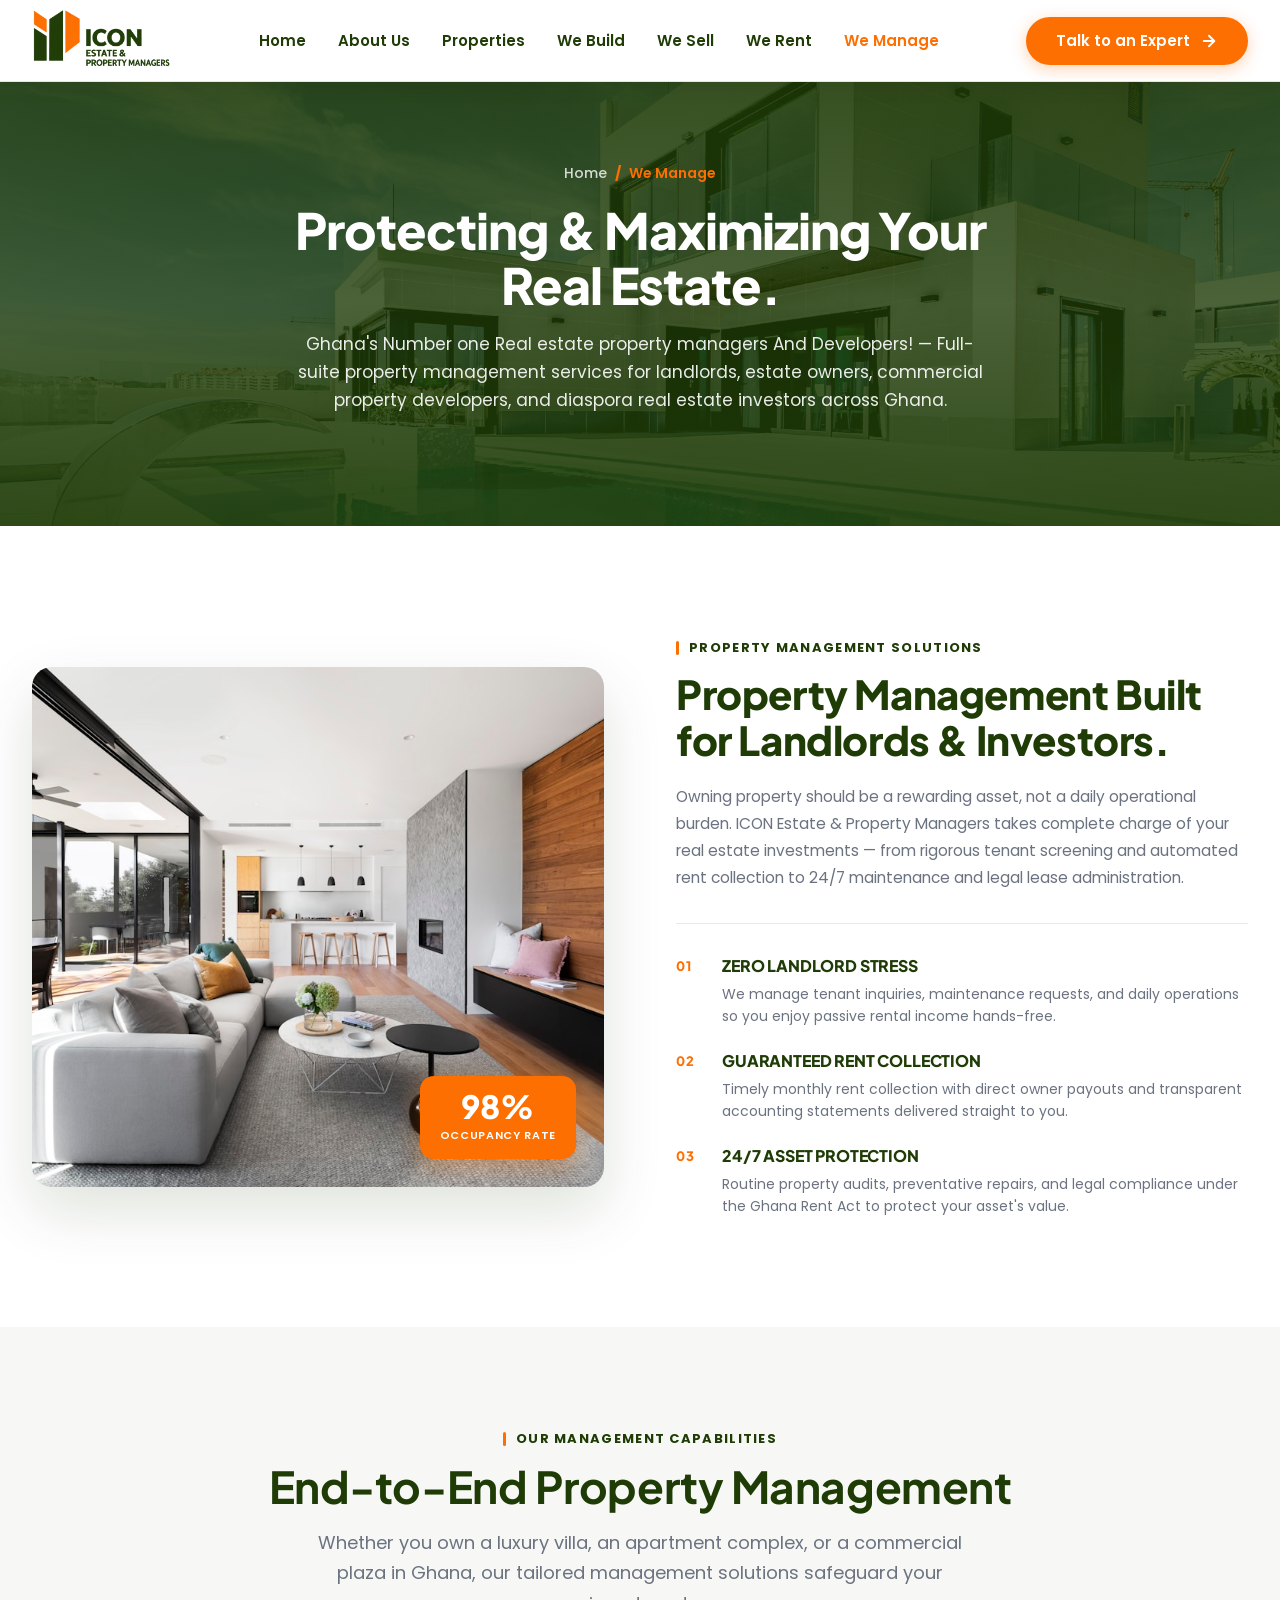
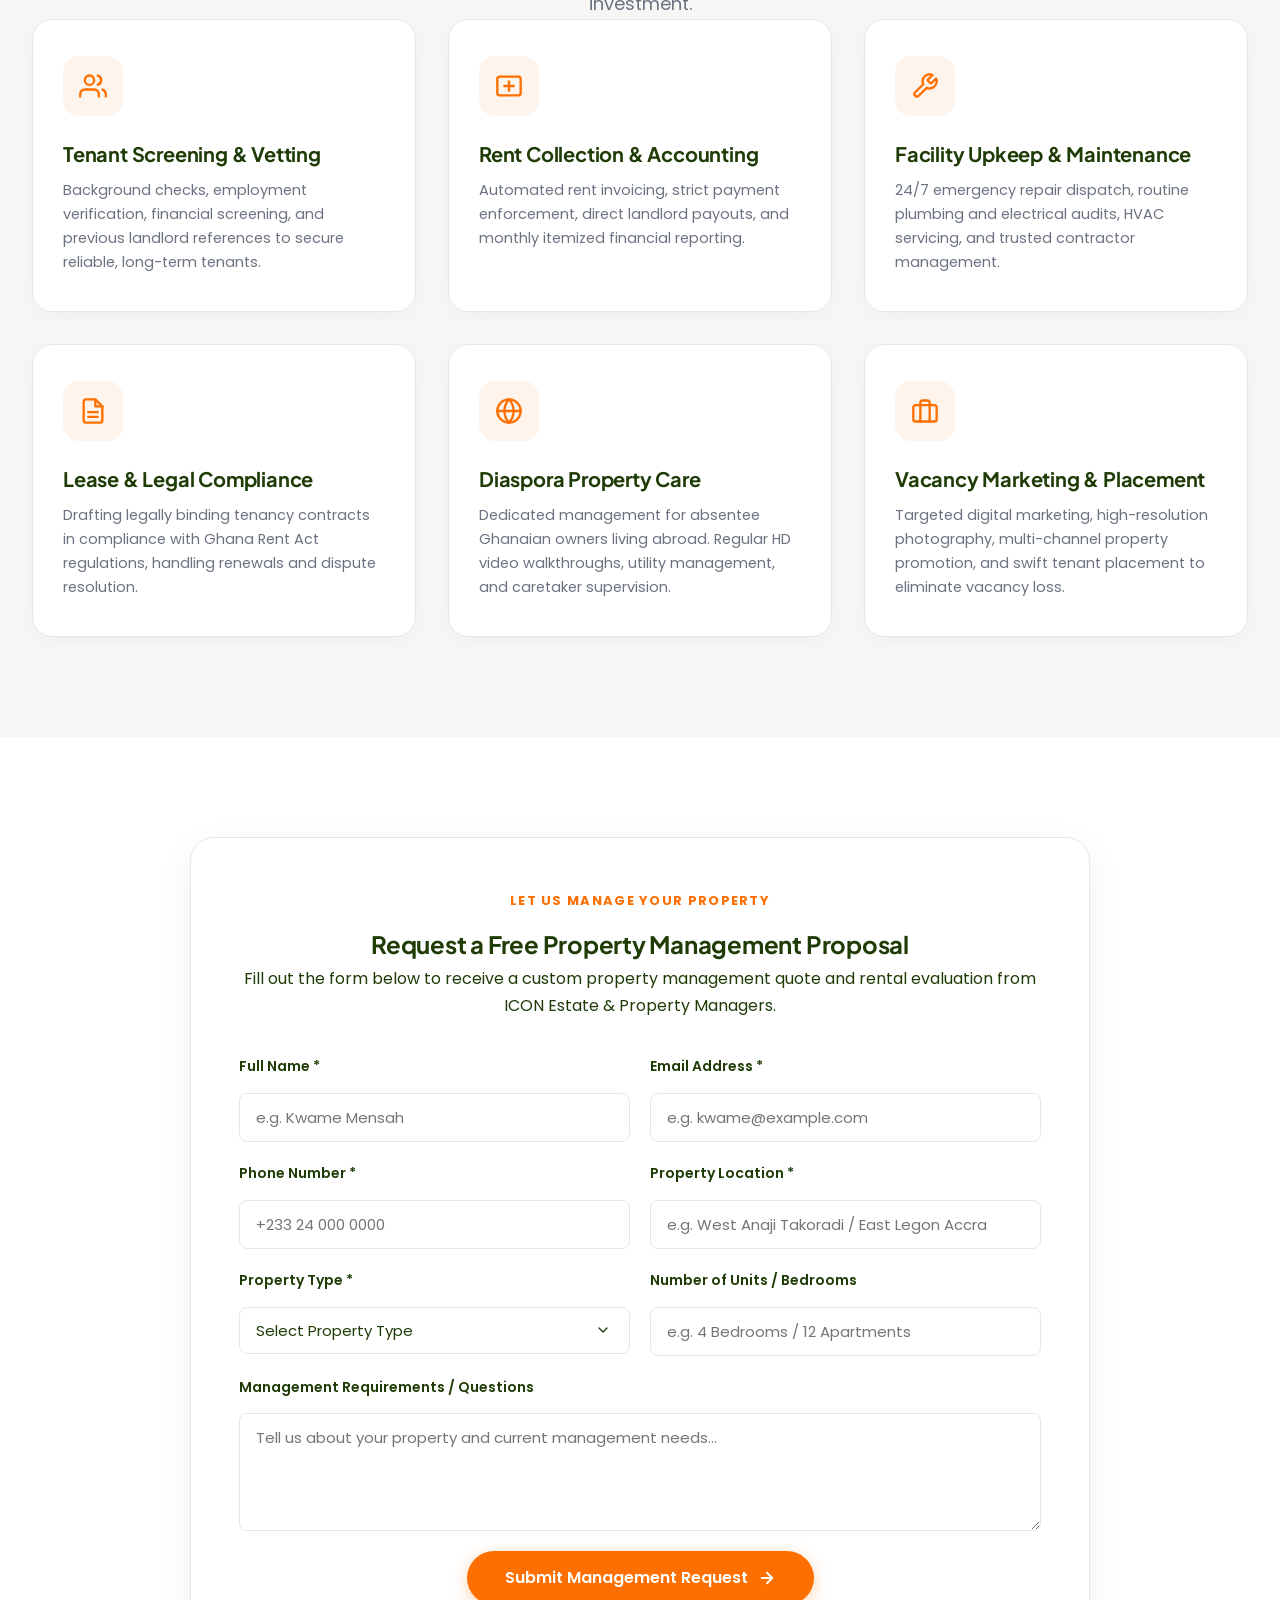
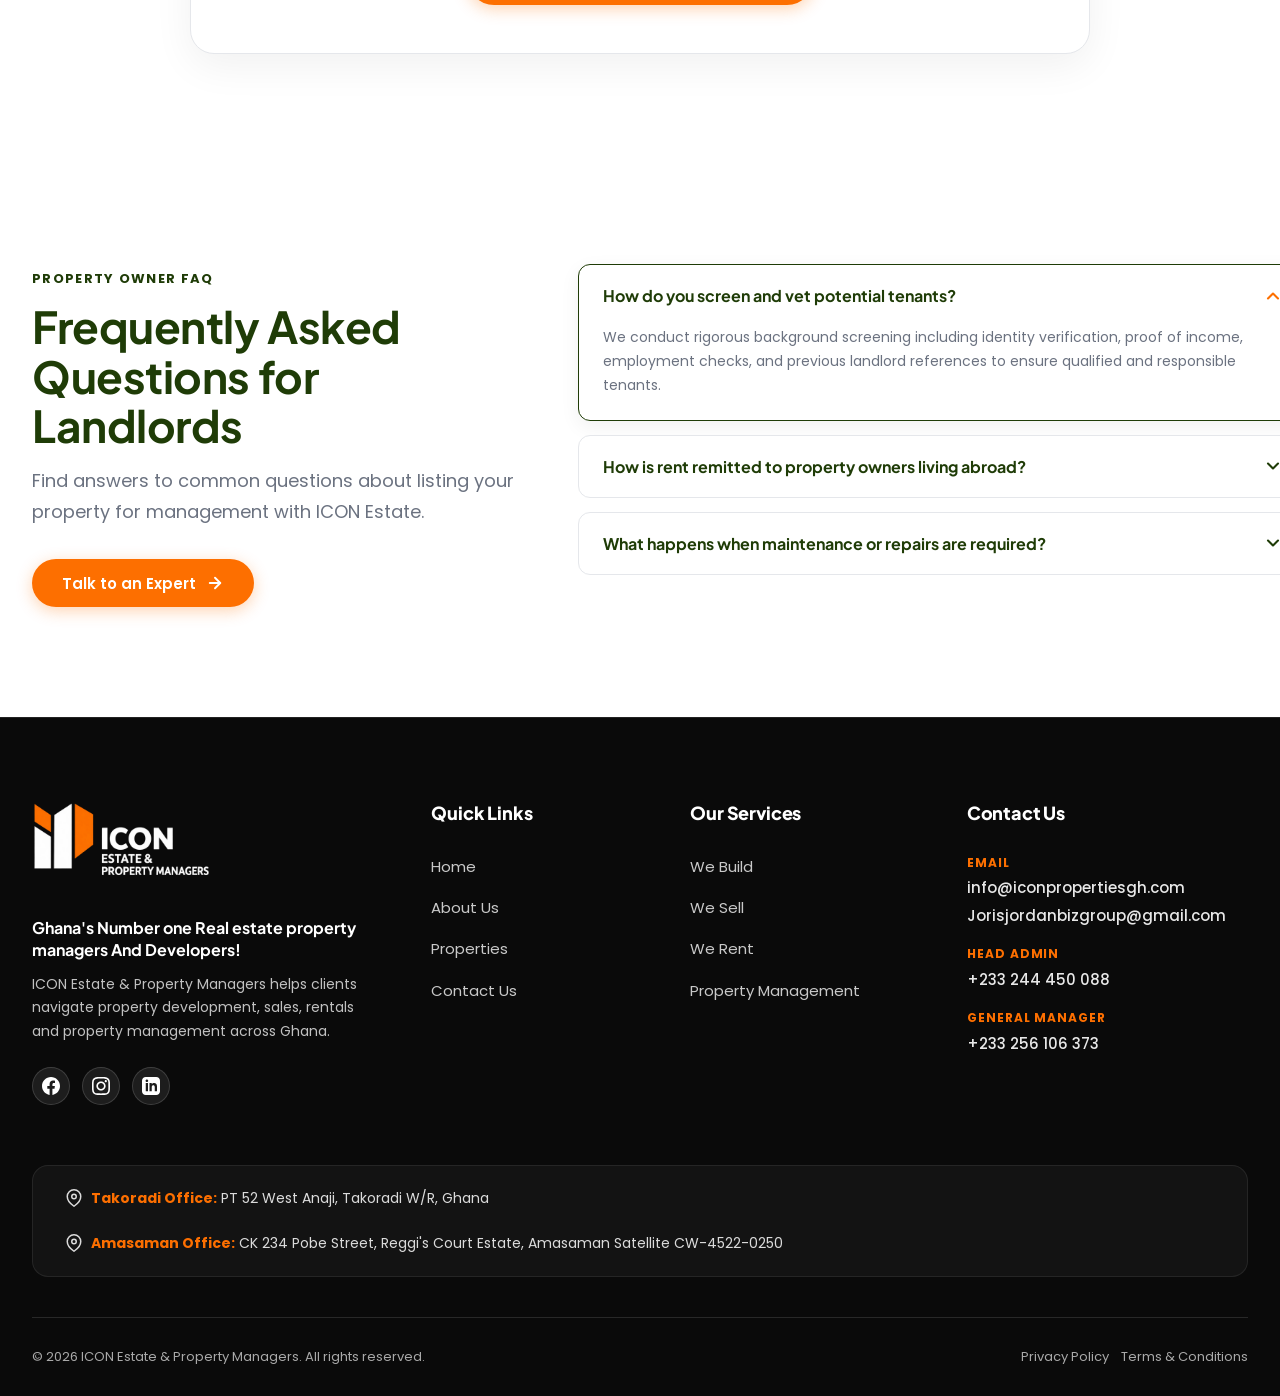
<file: we-manage.html>
﻿<!DOCTYPE html>
<html lang="en">

<head>
    <meta charset="UTF-8">
    <meta name="viewport" content="width=device-width, initial-scale=1.0">
    <title>Property Management Ghana | Landlord Services & Estate Management | ICON Estate</title>
    <meta name="description"
        content="Professional property management, landlord support, rent collection, tenant vetting, and estate administration in Ghana by ICON Estate & Property Managers.">

    <!-- Canonical URL -->
    <link rel="canonical" href="https://IconpropertiesGh.com/we-manage.html">

    <!-- Robots Directive -->
    <meta name="robots" content="index, follow">

    <!-- Favicon & Web Manifest -->
    <link rel="icon" type="image/png" href="images/Fave-icon-logo.png">
    <link rel="manifest" href="site.webmanifest">
    <meta name="theme-color" content="#fd6f00">

    <!-- Open Graph / Facebook -->
    <meta property="og:site_name" content="ICON Properties Ghana">
    <meta property="og:title" content="Property Management Ghana | Landlord Services | ICON Estate">
    <meta property="og:description" content="Full-suite property management, landlord support, tenant vetting, and rent collection across Ghana.">
    <meta property="og:type" content="website">
    <meta property="og:url" content="https://IconpropertiesGh.com/we-manage.html">
    <meta property="og:image" content="images/unsplash-5404-5123c8f6.jpg">
    <meta property="og:locale" content="en_US">

    <!-- Twitter / X -->
    <meta name="twitter:card" content="summary_large_image">
    <meta name="twitter:title" content="Landlord Property Management Ghana | ICON Estate We Manage">
    <meta name="twitter:description" content="Hassle-free property management, rent collection, and facility upkeep for landlords & property owners in Ghana.">
    <meta name="twitter:image" content="images/unsplash-5404-5123c8f6.jpg">

    <!-- Google Fonts -->
    <link rel="preconnect" href="https://fonts.googleapis.com">
    <link rel="preconnect" href="https://fonts.gstatic.com" crossorigin>
    <link href="https://fonts.googleapis.com/css2?family=Caveat:wght@600;700&family=Plus+Jakarta+Sans:wght@600;700;800&family=Poppins:wght@400;500;600;700&display=swap" rel="stylesheet">

    <!-- Stylesheet -->
    <link rel="stylesheet" href="css/style.css">

    <!-- JSON-LD Structured Data -->
    <script type="application/ld+json">
    {
      "@context": "https://schema.org",
      "@graph": [
        {
          "@type": "Service",
          "@id": "https://IconpropertiesGh.com/we-manage.html#service",
          "name": "Property Management & Estate Administration",
          "serviceType": "Landlord & Property Management Services",
          "provider": {
            "@type": "RealEstateAgent",
            "name": "ICON Estate & Property Managers",
            "url": "https://IconpropertiesGh.com/"
          },
          "areaServed": {
            "@type": "Country",
            "name": "Ghana"
          },
          "description": "Comprehensive property management, rent collection, tenant vetting, maintenance, and facility administration across Ghana."
        },
        {
          "@type": "BreadcrumbList",
          "@id": "https://IconpropertiesGh.com/we-manage.html#breadcrumb",
          "itemListElement": [
            {
              "@type": "ListItem",
              "position": 1,
              "name": "Home",
              "item": "https://IconpropertiesGh.com/"
            },
            {
              "@type": "ListItem",
              "position": 2,
              "name": "We Manage",
              "item": "https://IconpropertiesGh.com/we-manage.html"
            }
          ]
        }
      ]
    }
    </script>
</head>

<body>

    <!-- GLOBAL HEADER -->
    <header class="site-header" id="site-header">
        <div class="container header-container">
            <a href="index.html" class="brand-logo" aria-label="ICON Estate & Property Managers Home">
                <img src="images/Property-Logo.png" alt="ICON Estate & Property Managers Logo" class="header-logo-img">
            </a>

            <nav class="nav-menu" id="nav-menu" aria-label="Main Navigation">
                <ul class="nav-list">
                    <li><a href="index.html" class="nav-link">Home</a></li>
                    <li><a href="about.html" class="nav-link">About Us</a></li>
                    <li><a href="listings.html" class="nav-link">Properties</a></li>
                    <li><a href="we-build.html" class="nav-link">We Build</a></li>
                    <li><a href="we-sell.html" class="nav-link">We Sell</a></li>
                    <li><a href="we-rent.html" class="nav-link">We Rent</a></li>
                    <li><a href="we-manage.html" class="nav-link active">We Manage</a></li>
                </ul>
            </nav>

            <div class="header-actions">
                <a href="contact.html" class="btn btn-primary nav-cta">
                    <span>Talk to an Expert</span>
                    <svg class="btn-arrow" width="18" height="18" viewBox="0 0 24 24" fill="none" stroke="currentColor"
                        stroke-width="2.5" stroke-linecap="round" stroke-linejoin="round">
                        <line x1="5" y1="12" x2="19" y2="12"></line>
                        <polyline points="12 5 19 12 12 19"></polyline>
                    </svg>
                </a>
                <button class="hamburger-toggle" id="hamburger-toggle" aria-expanded="false"
                    aria-controls="mobile-nav-overlay" aria-label="Open Navigation Menu">
                    <span class="hamburger-bar"></span>
                    <span class="hamburger-bar"></span>
                    <span class="hamburger-bar"></span>
                </button>
            </div>
        </div>
    </header>

    <!-- MOBILE NAV DRAWER -->
    <div class="mobile-nav-overlay" id="mobile-nav-overlay" aria-hidden="true">
        <div class="mobile-nav-content">
            <div class="mobile-nav-header">
                <a href="index.html" class="brand-logo">
                    <img src="images/Property-Logo.png" alt="ICON Estate & Property Managers Logo"
                        class="mobile-logo-img">
                </a>
                <button class="mobile-nav-close" id="mobile-nav-close"
                    aria-label="Close Navigation Menu">&times;</button>
            </div>
            <nav class="mobile-nav-links">
                <a href="index.html" class="mobile-link">Home</a>
                <a href="about.html" class="mobile-link">About Us</a>
                <a href="listings.html" class="mobile-link">Properties</a>
                <a href="we-build.html" class="mobile-link">We Build</a>
                <a href="we-sell.html" class="mobile-link">We Sell</a>
                <a href="we-rent.html" class="mobile-link">We Rent</a>
                <a href="we-manage.html" class="mobile-link active">We Manage</a>
            </nav>
            <div class="mobile-nav-footer">
                <a href="contact.html" class="btn btn-primary btn-full mobile-cta">
                    <span>Talk to an Expert</span>
                    <svg class="btn-arrow" width="18" height="18" viewBox="0 0 24 24" fill="none" stroke="currentColor"
                        stroke-width="2.5" stroke-linecap="round" stroke-linejoin="round">
                        <line x1="5" y1="12" x2="19" y2="12"></line>
                        <polyline points="12 5 19 12 12 19"></polyline>
                    </svg>
                </a>
            </div>
        </div>
    </div>

    <main>

        <!-- ==========================================================
             SECTION 01 — BREADCRUMB HERO
        ========================================================== -->
        <section class="about-hero-banner" id="we-manage-hero">
            <img src="images/unsplash-5404-c31b1ae6.jpg"
                alt="Luxury property management and landlord services in Ghana" class="about-hero-bg-img">
            <div class="about-hero-overlay"></div>

            <div class="container about-hero-container">
                <nav class="breadcrumb-nav" aria-label="Breadcrumb">
                    <a href="index.html" class="breadcrumb-link">Home</a>
                    <span class="breadcrumb-separator">/</span>
                    <span class="breadcrumb-current">We Manage</span>
                </nav>

                <h1 class="about-hero-title">Protecting & Maximizing Your Real Estate.</h1>

                <p class="about-hero-subtext">
                    Ghana's Number one Real estate property managers And Developers! — Full-suite property management services for landlords, estate owners, commercial property developers, and diaspora real estate investors across Ghana.
                </p>
            </div>
        </section>

        <!-- ==========================================================
             SECTION 02 — INTRODUCTORY OVERVIEW FOR LANDLORDS
        ========================================================== -->
        <section class="ws-intro-section" id="wm-intro">
            <div class="container">
                <div class="ws-intro-grid">

                    <!-- LEFT: Image with Floating Stats Badge -->
                    <div class="ws-intro-img-col">
                        <div class="ws-intro-img-wrap">
                            <img src="images/unsplash-5404-159440bf.jpg"
                                alt="Modern luxury estate management and property administration in Ghana" class="ws-intro-img" loading="lazy">
                            <div class="ws-intro-img-badge">
                                <span class="ws-badge-num">98%</span>
                                <span class="ws-badge-label">Occupancy Rate</span>
                            </div>
                        </div>
                    </div>

                    <!-- RIGHT: Content -->
                    <div class="ws-intro-content-col">
                        <span class="section-eyebrow eyebrow-rule">PROPERTY MANAGEMENT SOLUTIONS</span>
                        <h2 class="ws-intro-title">Property Management Built for Landlords & Investors.</h2>

                        <p class="ws-intro-desc">
                            Owning property should be a rewarding asset, not a daily operational burden. ICON Estate & Property Managers takes complete charge of your real estate investments — from rigorous tenant screening and automated rent collection to 24/7 maintenance and legal lease administration.
                        </p>

                        <!-- 3 Approach Points -->
                        <div class="ws-approach-points">

                            <div class="ws-approach-item">
                                <span class="ws-approach-num">01</span>
                                <div class="ws-approach-body">
                                    <h3 class="ws-approach-title">ZERO LANDLORD STRESS</h3>
                                    <p class="ws-approach-desc">We manage tenant inquiries, maintenance requests, and daily operations so you enjoy passive rental income hands-free.</p>
                                </div>
                            </div>

                            <div class="ws-approach-item">
                                <span class="ws-approach-num">02</span>
                                <div class="ws-approach-body">
                                    <h3 class="ws-approach-title">GUARANTEED RENT COLLECTION</h3>
                                    <p class="ws-approach-desc">Timely monthly rent collection with direct owner payouts and transparent accounting statements delivered straight to you.</p>
                                </div>
                            </div>

                            <div class="ws-approach-item">
                                <span class="ws-approach-num">03</span>
                                <div class="ws-approach-body">
                                    <h3 class="ws-approach-title">24/7 ASSET PROTECTION</h3>
                                    <p class="ws-approach-desc">Routine property audits, preventative repairs, and legal compliance under the Ghana Rent Act to protect your asset's value.</p>
                                </div>
                            </div>

                        </div>

                    </div>

                </div>
            </div>
        </section>

        <!-- ==========================================================
             SECTION 03 — CORE SERVICES GRID FOR LANDLORDS
        ========================================================== -->
        <section class="services-section bg-light" id="wm-services-grid">
            <div class="container">
                <div class="text-center mb-48">
                    <span class="section-eyebrow eyebrow-rule">OUR MANAGEMENT CAPABILITIES</span>
                    <h2 class="section-title">End-to-End Property Management</h2>
                    <p class="section-description max-w-650">
                        Whether you own a luxury villa, an apartment complex, or a commercial plaza in Ghana, our tailored management solutions safeguard your investment.
                    </p>
                </div>

                <div class="wm-services-grid">

                    <!-- Service 1 -->
                    <div class="wm-service-card">
                        <div class="wm-service-icon">
                            <svg width="28" height="28" viewBox="0 0 24 24" fill="none" stroke="currentColor" stroke-width="2" stroke-linecap="round" stroke-linejoin="round"><path d="M17 21v-2a4 4 0 0 0-4-4H5a4 4 0 0 0-4 4v2"></path><circle cx="9" cy="7" r="4"></circle><path d="M23 21v-2a4 4 0 0 0-3-3.87"></path><path d="M16 3.13a4 4 0 0 1 0 7.75"></path></svg>
                        </div>
                        <h3 class="wm-service-title">Tenant Screening & Vetting</h3>
                        <p class="wm-service-desc">Background checks, employment verification, financial screening, and previous landlord references to secure reliable, long-term tenants.</p>
                    </div>

                    <!-- Service 2 -->
                    <div class="wm-service-card">
                        <div class="wm-service-icon">
                            <svg width="28" height="28" viewBox="0 0 24 24" fill="none" stroke="currentColor" stroke-width="2" stroke-linecap="round" stroke-linejoin="round"><rect x="2" y="4" width="20" height="16" rx="2"></rect><line x1="12" y1="8" x2="12" y2="16"></line><line x1="8" y1="12" x2="16" y2="12"></line></svg>
                        </div>
                        <h3 class="wm-service-title">Rent Collection & Accounting</h3>
                        <p class="wm-service-desc">Automated rent invoicing, strict payment enforcement, direct landlord payouts, and monthly itemized financial reporting.</p>
                    </div>

                    <!-- Service 3 -->
                    <div class="wm-service-card">
                        <div class="wm-service-icon">
                            <svg width="28" height="28" viewBox="0 0 24 24" fill="none" stroke="currentColor" stroke-width="2" stroke-linecap="round" stroke-linejoin="round"><path d="M14.7 6.3a1 1 0 0 0 0 1.4l1.6 1.6a1 1 0 0 0 1.4 0l3.77-3.77a6 6 0 0 1-7.94 7.94l-6.91 6.91a2.12 2.12 0 0 1-3-3l6.91-6.91a6 6 0 0 1 7.94-7.94l-3.76 3.76z"></path></svg>
                        </div>
                        <h3 class="wm-service-title">Facility Upkeep & Maintenance</h3>
                        <p class="wm-service-desc">24/7 emergency repair dispatch, routine plumbing and electrical audits, HVAC servicing, and trusted contractor management.</p>
                    </div>

                    <!-- Service 4 -->
                    <div class="wm-service-card">
                        <div class="wm-service-icon">
                            <svg width="28" height="28" viewBox="0 0 24 24" fill="none" stroke="currentColor" stroke-width="2" stroke-linecap="round" stroke-linejoin="round"><path d="M14 2H6a2 2 0 0 0-2 2v16a2 2 0 0 0 2 2h12a2 2 0 0 0 2-2V8z"></path><polyline points="14 2 14 8 20 8"></polyline><line x1="16" y1="13" x2="8" y2="13"></line><line x1="16" y1="17" x2="8" y2="17"></line></svg>
                        </div>
                        <h3 class="wm-service-title">Lease & Legal Compliance</h3>
                        <p class="wm-service-desc">Drafting legally binding tenancy contracts in compliance with Ghana Rent Act regulations, handling renewals and dispute resolution.</p>
                    </div>

                    <!-- Service 5 -->
                    <div class="wm-service-card">
                        <div class="wm-service-icon">
                            <svg width="28" height="28" viewBox="0 0 24 24" fill="none" stroke="currentColor" stroke-width="2" stroke-linecap="round" stroke-linejoin="round"><circle cx="12" cy="12" r="10"></circle><line x1="2" y1="12" x2="22" y2="12"></line><path d="M12 2a15.3 15.3 0 0 1 4 10 15.3 15.3 0 0 1-4 10 15.3 15.3 0 0 1-4-10 15.3 15.3 0 0 1 4-10z"></path></svg>
                        </div>
                        <h3 class="wm-service-title">Diaspora Property Care</h3>
                        <p class="wm-service-desc">Dedicated management for absentee Ghanaian owners living abroad. Regular HD video walkthroughs, utility management, and caretaker supervision.</p>
                    </div>

                    <!-- Service 6 -->
                    <div class="wm-service-card">
                        <div class="wm-service-icon">
                            <svg width="28" height="28" viewBox="0 0 24 24" fill="none" stroke="currentColor" stroke-width="2" stroke-linecap="round" stroke-linejoin="round"><rect x="2" y="7" width="20" height="14" rx="2" ry="2"></rect><path d="M16 21V5a2 2 0 0 0-2-2h-4a2 2 0 0 0-2 2v16"></path></svg>
                        </div>
                        <h3 class="wm-service-title">Vacancy Marketing & Placement</h3>
                        <p class="wm-service-desc">Targeted digital marketing, high-resolution photography, multi-channel property promotion, and swift tenant placement to eliminate vacancy loss.</p>
                    </div>

                </div>
            </div>
        </section>

        <!-- ==========================================================
             SECTION 04 — LANDLORD PROPOSAL FORM
        ========================================================== -->
        <section class="contact-form-section" id="wm-proposal-form">
            <div class="container">
                <div class="form-container-card">
                    <div class="text-center mb-36">
                        <span class="section-eyebrow eyebrow-orange">LET US MANAGE YOUR PROPERTY</span>
                        <h2 class="form-card-title">Request a Free Property Management Proposal</h2>
                        <p class="form-card-desc">
                            Fill out the form below to receive a custom property management quote and rental evaluation from ICON Estate & Property Managers.
                        </p>
                    </div>

                    <form action="#" method="POST" id="wm-landlord-form" class="ws-form">
                        <!-- Honeypot -->
                        <div style="display:none;" aria-hidden="true">
                            <input type="text" name="website_hp" tabindex="-1" autocomplete="off">
                        </div>

                        <div class="form-grid-2">
                            <div class="form-group">
                                <label for="landlord-name" class="form-label">Full Name *</label>
                                <input type="text" id="landlord-name" name="name" class="form-input" placeholder="e.g. Kwame Mensah" required>
                            </div>
                            <div class="form-group">
                                <label for="landlord-email" class="form-label">Email Address *</label>
                                <input type="email" id="landlord-email" name="email" class="form-input" placeholder="e.g. kwame@example.com" required>
                            </div>
                        </div>

                        <div class="form-grid-2">
                            <div class="form-group">
                                <label for="landlord-phone" class="form-label">Phone Number *</label>
                                <input type="tel" id="landlord-phone" name="phone" class="form-input" placeholder="+233 24 000 0000" required>
                            </div>
                            <div class="form-group">
                                <label for="property-location" class="form-label">Property Location *</label>
                                <input type="text" id="property-location" name="location" class="form-input" placeholder="e.g. West Anaji Takoradi / East Legon Accra" required>
                            </div>
                        </div>

                        <div class="form-grid-2">
                            <div class="form-group">
                                <label for="property-type" class="form-label">Property Type *</label>
                                <select id="property-type" name="property_type" class="form-input" required>
                                    <option value="">Select Property Type</option>
                                    <option value="Residential Villa / House">Residential Villa / House</option>
                                    <option value="Apartment Complex / Multi-Unit">Apartment Complex / Multi-Unit</option>
                                    <option value="Commercial Office / Plaza">Commercial Office / Plaza</option>
                                    <option value="Land / Estate Compound">Land / Estate Compound</option>
                                </select>
                            </div>
                            <div class="form-group">
                                <label for="unit-count" class="form-label">Number of Units / Bedrooms</label>
                                <input type="text" id="unit-count" name="units" class="form-input" placeholder="e.g. 4 Bedrooms / 12 Apartments">
                            </div>
                        </div>

                        <div class="form-group">
                            <label for="management-notes" class="form-label">Management Requirements / Questions</label>
                            <textarea id="management-notes" name="message" class="form-textarea" rows="4" placeholder="Tell us about your property and current management needs..."></textarea>
                        </div>

                        <div class="text-center mt-24">
                            <button type="submit" class="btn btn-primary btn-lg">
                                <span>Submit Management Request</span>
                                <svg class="btn-arrow" width="18" height="18" viewBox="0 0 24 24" fill="none" stroke="currentColor" stroke-width="2.5" stroke-linecap="round" stroke-linejoin="round">
                                    <line x1="5" y1="12" x2="19" y2="12"></line>
                                    <polyline points="12 5 19 12 12 19"></polyline>
                                </svg>
                            </button>
                        </div>
                    </form>
                </div>
            </div>
        </section>

        <!-- ==========================================================
             SECTION 05 — LANDLORD FAQ ACCORDION
        ========================================================== -->
        <section class="faq-section" id="wm-faq">
            <div class="container">
                <div class="faq-grid">
                    <div>
                        <span class="section-eyebrow">PROPERTY OWNER FAQ</span>
                        <h2 class="section-title">Frequently Asked Questions for Landlords</h2>
                        <p class="section-description">
                            Find answers to common questions about listing your property for management with ICON Estate.
                        </p>
                        <div class="faq-action-wrap">
                            <a href="contact.html" class="btn btn-primary">
                                <span>Talk to an Expert</span>
                                <svg class="btn-arrow" width="18" height="18" viewBox="0 0 24 24" fill="none" stroke="currentColor" stroke-width="2.5" stroke-linecap="round" stroke-linejoin="round">
                                    <line x1="5" y1="12" x2="19" y2="12"></line>
                                    <polyline points="12 5 19 12 12 19"></polyline>
                                </svg>
                            </a>
                        </div>
                    </div>

                    <div class="faq-accordion-col">
                        <!-- FAQ 01 -->
                        <div class="faq-item active">
                            <button class="faq-question-btn" aria-expanded="true">
                                <span>How do you screen and vet potential tenants?</span>
                                <svg class="faq-chevron" width="20" height="20" viewBox="0 0 24 24" fill="none" stroke="currentColor" stroke-width="2.5" stroke-linecap="round" stroke-linejoin="round"><polyline points="6 9 12 15 18 9"></polyline></svg>
                            </button>
                            <div class="faq-answer-panel">
                                <p>We conduct rigorous background screening including identity verification, proof of income, employment checks, and previous landlord references to ensure qualified and responsible tenants.</p>
                            </div>
                        </div>

                        <!-- FAQ 02 -->
                        <div class="faq-item">
                            <button class="faq-question-btn" aria-expanded="false">
                                <span>How is rent remitted to property owners living abroad?</span>
                                <svg class="faq-chevron" width="20" height="20" viewBox="0 0 24 24" fill="none" stroke="currentColor" stroke-width="2.5" stroke-linecap="round" stroke-linejoin="round"><polyline points="6 9 12 15 18 9"></polyline></svg>
                            </button>
                            <div class="faq-answer-panel">
                                <p>For diaspora owners, rent collected is remitted directly into your international or Ghanaian bank account via secure wire transfers, accompanied by itemized digital financial statements.</p>
                            </div>
                        </div>

                        <!-- FAQ 03 -->
                        <div class="faq-item">
                            <button class="faq-question-btn" aria-expanded="false">
                                <span>What happens when maintenance or repairs are required?</span>
                                <svg class="faq-chevron" width="20" height="20" viewBox="0 0 24 24" fill="none" stroke="currentColor" stroke-width="2.5" stroke-linecap="round" stroke-linejoin="round"><polyline points="6 9 12 15 18 9"></polyline></svg>
                            </button>
                            <div class="faq-answer-panel">
                                <p>Our 24/7 maintenance team handles repair requests promptly using pre-vetted contractors. Minor repairs are handled under agreed approval thresholds, while major work requires prior owner approval.</p>
                            </div>
                        </div>
                    </div>
                </div>
            </div>
        </section>

    </main>

    <!-- GLOBAL FOOTER -->
    <footer class="site-footer" id="site-footer">
        <div class="container footer-main-container">
            <!-- SECTION 2 — MAIN FOOTER 4-COLUMN GRID -->
            <div class="footer-main-grid">

                <!-- COLUMN 1 — BRAND -->
                <div class="footer-brand-col">
                    <a href="index.html" class="footer-brand-logo-link" aria-label="ICON Estate & Property Managers Home">
                        <img src="images/Property-white-Logo.png" alt="ICON Estate Logo" class="footer-white-logo-img">
                    </a>
                    <p class="footer-tagline-text">Ghana's Number one Real estate property managers And Developers!</p>
                    <p class="footer-brand-desc">ICON Estate & Property Managers helps clients navigate property development, sales, rentals and property management across Ghana.</p>

                    <!-- Social Icons -->
                    <div class="footer-social-links" aria-label="Social Media Links">
                        <a href="#" class="social-icon-btn" aria-label="Facebook">
                            <svg width="18" height="18" viewBox="0 0 24 24" fill="currentColor">
                                <path d="M24 12.073c0-6.627-5.373-12-12-12s-12 5.373-12 12c0 5.99 4.388 10.954 10.125 11.854v-8.385H7.078v-3.47h3.047V9.43c0-3.007 1.792-4.669 4.533-4.669 1.312 0 2.686.235 2.686.235v2.953H15.83c-1.491 0-1.956.925-1.956 1.874v2.25h3.328l-.532 3.47h-2.796v8.385C19.612 23.027 24 18.062 24 12.073z" />
                            </svg>
                        </a>
                        <a href="#" class="social-icon-btn" aria-label="Instagram">
                            <svg width="18" height="18" viewBox="0 0 24 24" fill="currentColor">
                                <path d="M12 2.163c3.204 0 3.584.012 4.85.07 3.252.148 4.771 1.691 4.919 4.919.058 1.265.069 1.645.069 4.849 0 3.205-.012 3.584-.069 4.849-.149 3.225-1.664 4.771-4.919 4.919-1.266.058-1.644.07-4.85.07-3.204 0-3.584-.012-4.849-.07-3.26-.149-4.771-1.699-4.919-4.92-.058-1.265-.07-1.644-.07-4.849 0-3.204.013-3.583.07-4.849.149-3.227 1.664-4.771 4.919-4.919 1.266-.057 1.645-.069 4.849-.069zm0-2.163c-3.259 0-3.667.014-4.947.072-4.358.2-6.78 2.618-6.98 6.98-.059 1.281-.073 1.689-.073 4.948 0 3.259.014 3.668.072 4.948.2 4.358 2.618 6.78 6.98 6.98 1.281.058 1.689.072 4.948.072 3.259 0 3.668-.014 4.948-.072 4.354-.2 6.782-2.618 6.979-6.98.059-1.28.073-1.689.073-4.948 0-3.259-.014-3.667-.072-4.947-.196-4.354-2.617-6.78-6.979-6.98-1.281-.059-1.69-.073-4.949-.073zm0 5.838c-3.403 0-6.162 2.759-6.162 6.162s2.759 6.163 6.162 6.163 6.162-2.759 6.162-6.163c0-3.403-2.759-6.162-6.162-6.162zm0 10.162c-2.209 0-4-1.79-4-4 0-2.209 1.791-4 4-4s4 1.791 4 4c0 2.21-1.791 4-4 4zm6.406-11.845c-.796 0-1.441.645-1.441 1.44s.645 1.44 1.441 1.44c.795 0 1.439-.645 1.439-1.44s-.644-1.44-1.439-1.44z" />
                            </svg>
                        </a>
                        <a href="#" class="social-icon-btn" aria-label="LinkedIn">
                            <svg width="18" height="18" viewBox="0 0 24 24" fill="currentColor">
                                <path d="M19 0h-14c-2.761 0-5 2.239-5 5v14c0 2.761 2.239 5 5 5h14c2.762 0 5-2.239 5-5v-14c0-2.761-2.238-5-5-5zm-11 19h-3v-11h3v11zm-1.5-12.268c-.966 0-1.75-.79-1.75-1.764s.784-1.764 1.75-1.764 1.75.79 1.75 1.764-.783 1.764-1.75 1.764zm13.5 12.268h-3v-5.604c0-3.368-4-3.113-4 0v5.604h-3v-11h3v1.765c1.396-2.586 7-2.777 7 2.476v6.759z" />
                            </svg>
                        </a>
                    </div>
                </div>

                <!-- COLUMN 2 — QUICK LINKS -->
                <div class="footer-links-col">
                    <h4 class="footer-col-title">Quick Links</h4>
                    <ul class="footer-links-list">
                        <li><a href="index.html">Home</a></li>
                        <li><a href="about.html">About Us</a></li>
                        <li><a href="listings.html">Properties</a></li>
                        <li><a href="contact.html">Contact Us</a></li>
                    </ul>
                </div>

                <!-- COLUMN 3 — OUR SERVICES -->
                <div class="footer-links-col">
                    <h4 class="footer-col-title">Our Services</h4>
                    <ul class="footer-links-list">
                        <li><a href="we-build.html">We Build</a></li>
                        <li><a href="we-sell.html">We Sell</a></li>
                        <li><a href="we-rent.html">We Rent</a></li>
                        <li><a href="we-manage.html">Property Management</a></li>
                    </ul>
                </div>

                <!-- COLUMN 4 — CONTACT US (No addresses) -->
                <div class="footer-contact-col">
                    <h4 class="footer-col-title">Contact Us</h4>
                    <div class="footer-contact-block">
                        <span class="footer-contact-label">Email</span>
                        <a href="mailto:info@iconpropertiesgh.com" class="footer-contact-val">info@iconpropertiesgh.com</a>
                        <a href="mailto:Jorisjordanbizgroup@gmail.com" class="footer-contact-val">Jorisjordanbizgroup@gmail.com</a>
                    </div>
                    <div class="footer-contact-block">
                        <span class="footer-contact-label">Head Admin</span>
                        <a href="tel:+233244450088" class="footer-contact-val">+233 244 450 088</a>
                    </div>
                    <div class="footer-contact-block">
                        <span class="footer-contact-label">General Manager</span>
                        <a href="tel:+233256106373" class="footer-contact-val">+233 256 106 373</a>
                    </div>
                </div>

            </div>

            <!-- DEDICATED SEPARATE ADDRESS BAR BELOW GRID -->
            <div class="footer-address-bar">
                <div class="footer-addr-item">
                    <svg width="18" height="18" viewBox="0 0 24 24" fill="none" stroke="currentColor" stroke-width="2" stroke-linecap="round" stroke-linejoin="round" aria-hidden="true"><path d="M21 10c0 7-9 13-9 13s-9-6-9-13a9 9 0 0 1 18 0z"></path><circle cx="12" cy="10" r="3"></circle></svg>
                    <span><strong>Takoradi Office:</strong> PT 52 West Anaji, Takoradi W/R, Ghana</span>
                </div>
                <div class="footer-addr-item">
                    <svg width="18" height="18" viewBox="0 0 24 24" fill="none" stroke="currentColor" stroke-width="2" stroke-linecap="round" stroke-linejoin="round" aria-hidden="true"><path d="M21 10c0 7-9 13-9 13s-9-6-9-13a9 9 0 0 1 18 0z"></path><circle cx="12" cy="10" r="3"></circle></svg>
                    <span><strong>Amasaman Office:</strong> CK 234 Pobe Street, Reggi's Court Estate, Amasaman Satellite CW-4522-0250</span>
                </div>
            </div>

            <div class="footer-bottom-strip">
                <p class="footer-copyright">&copy; 2026 ICON Estate & Property Managers. All rights reserved.</p>
                <div class="footer-legal-links">
                    <a href="privacy-policy.html">Privacy Policy</a>
                    <a href="terms-and-conditions.html">Terms &amp; Conditions</a>
                </div>
            </div>
        </div>
    </footer>

    <!-- JavaScript -->
    <script src="js/script.js"></script>
</body>

</html>
</file>
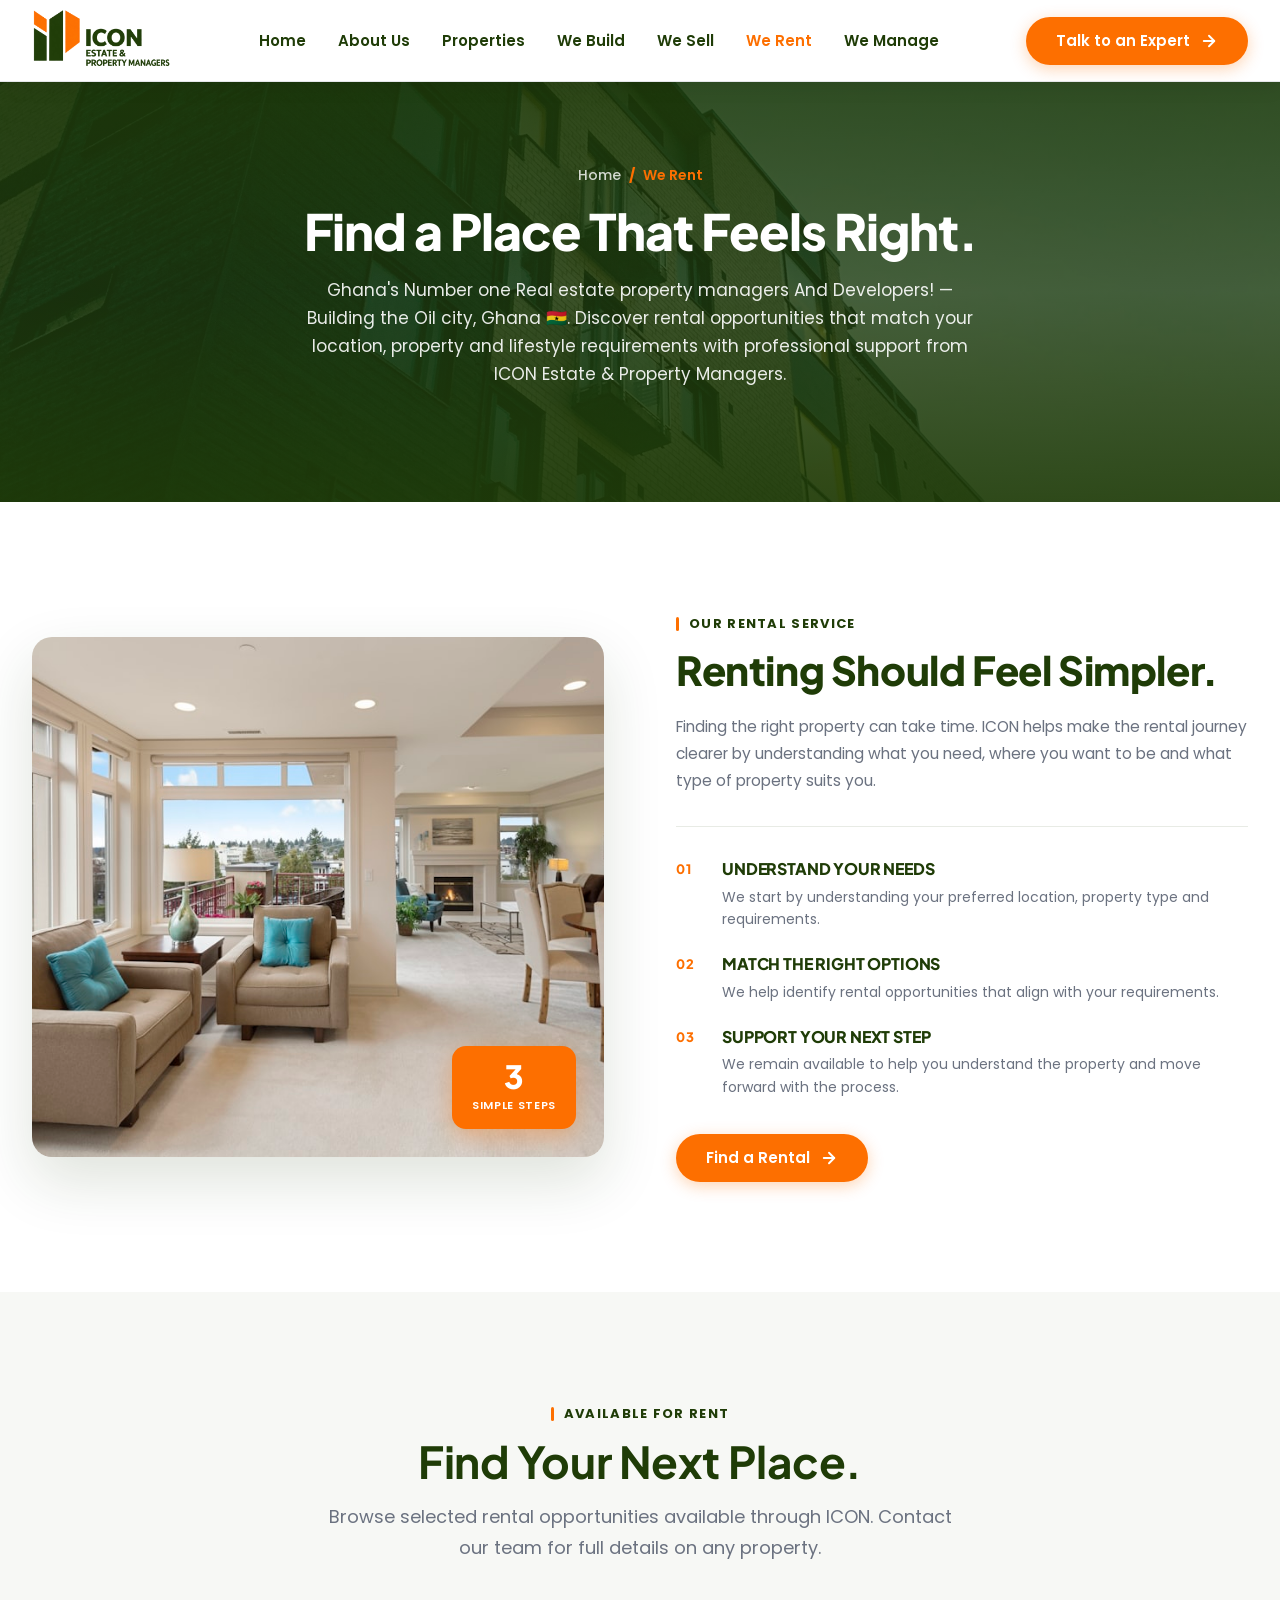
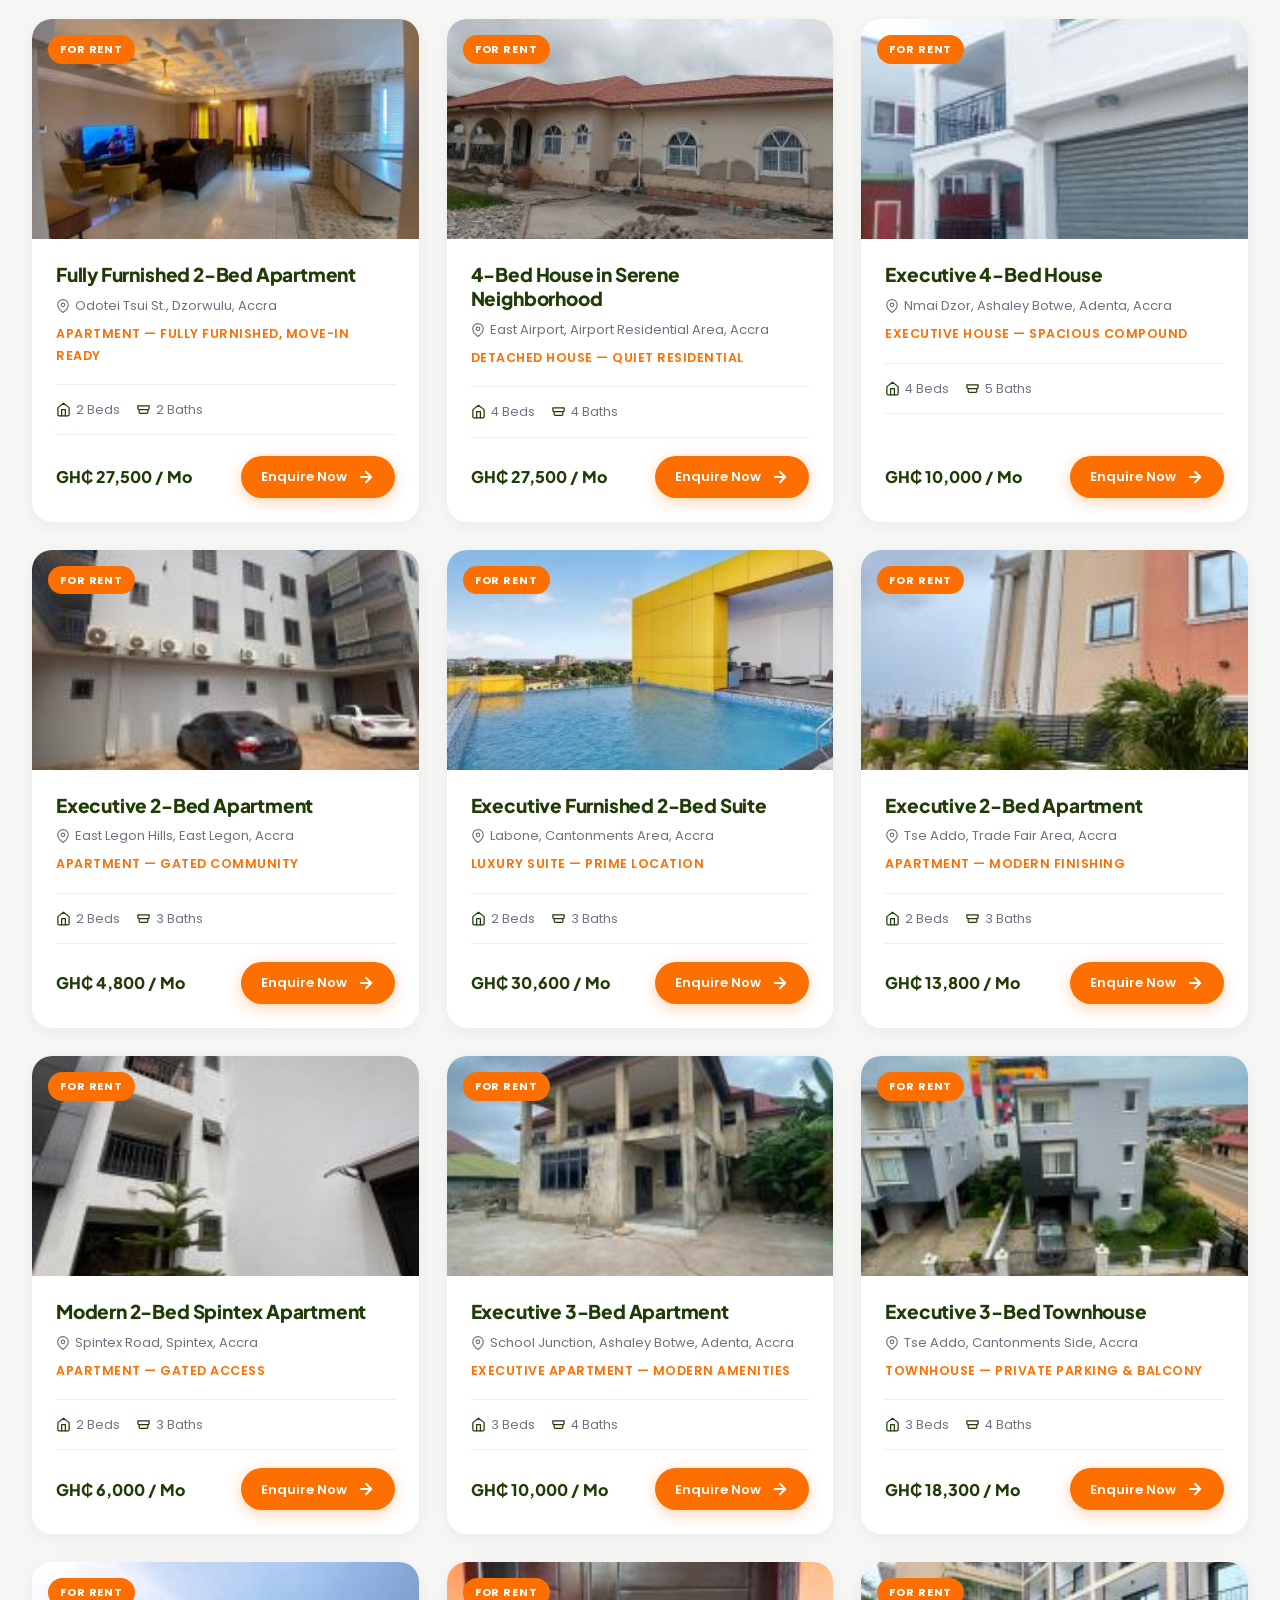
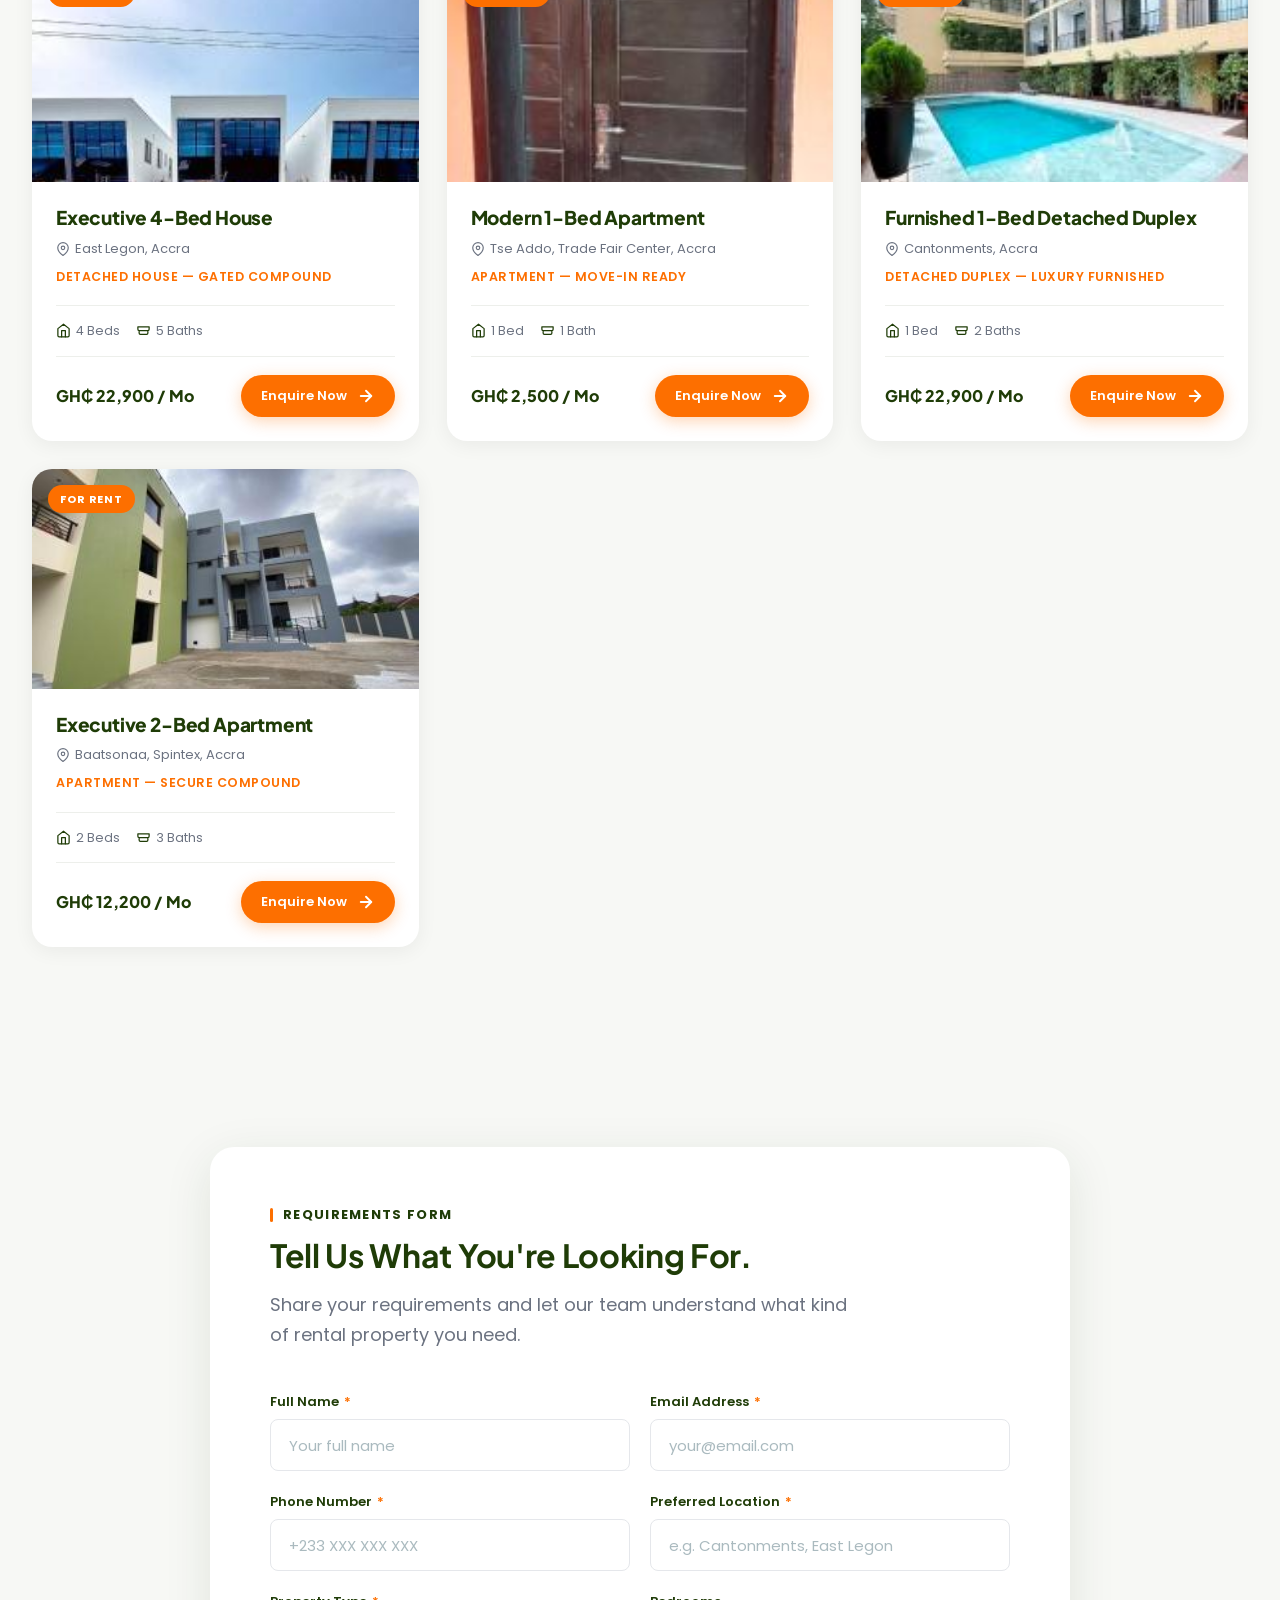
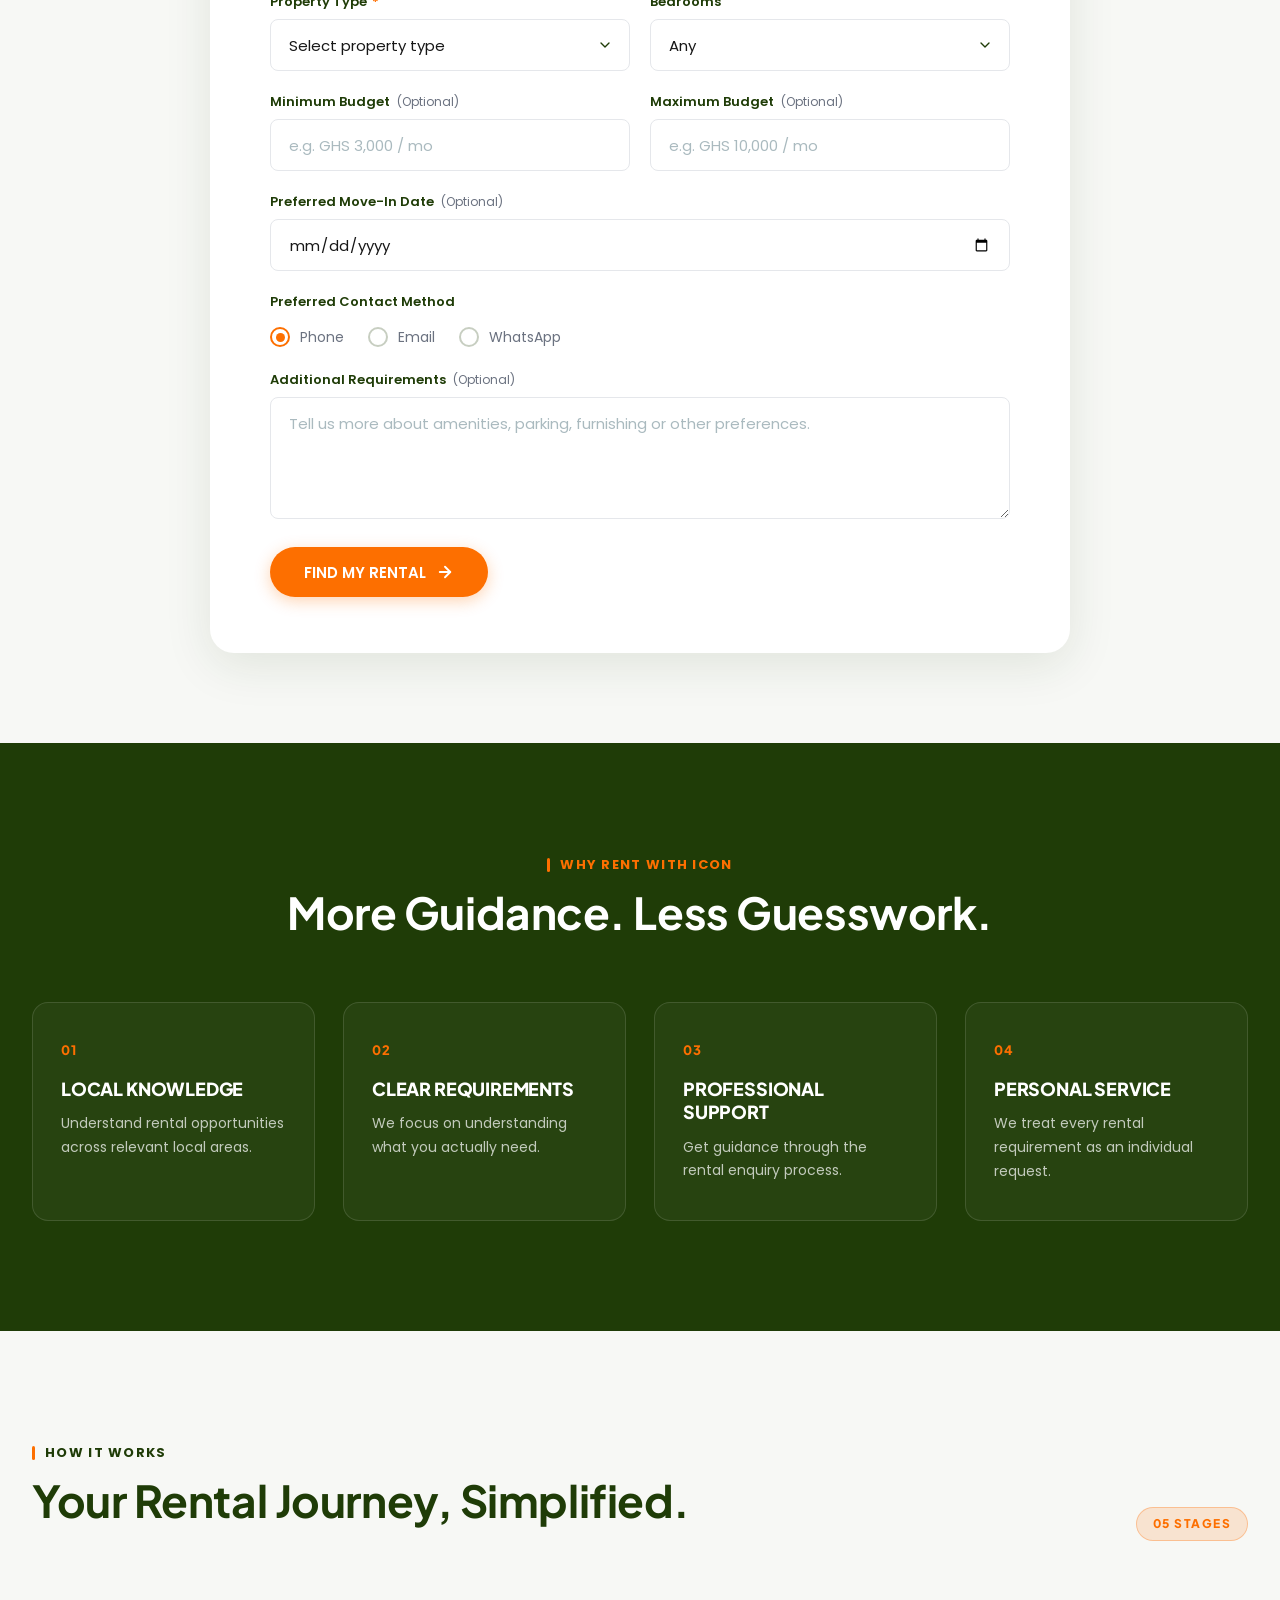
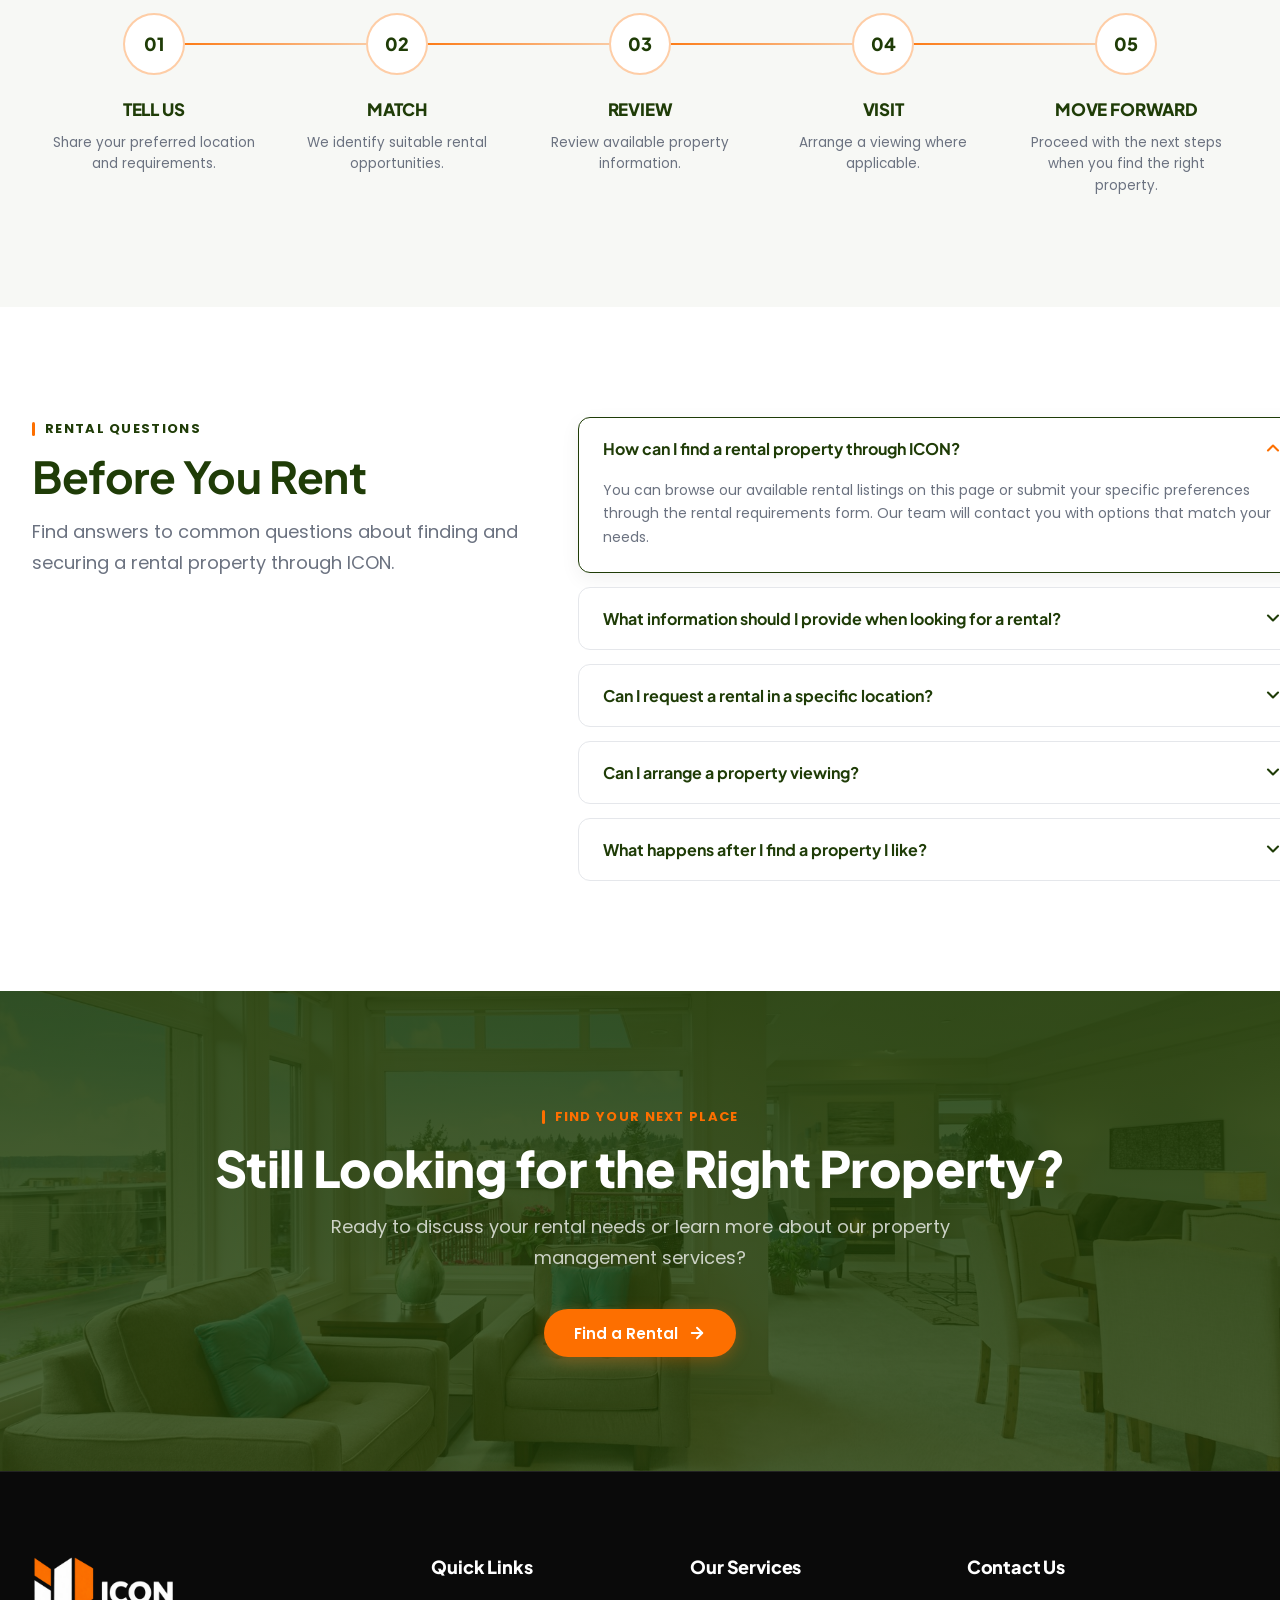
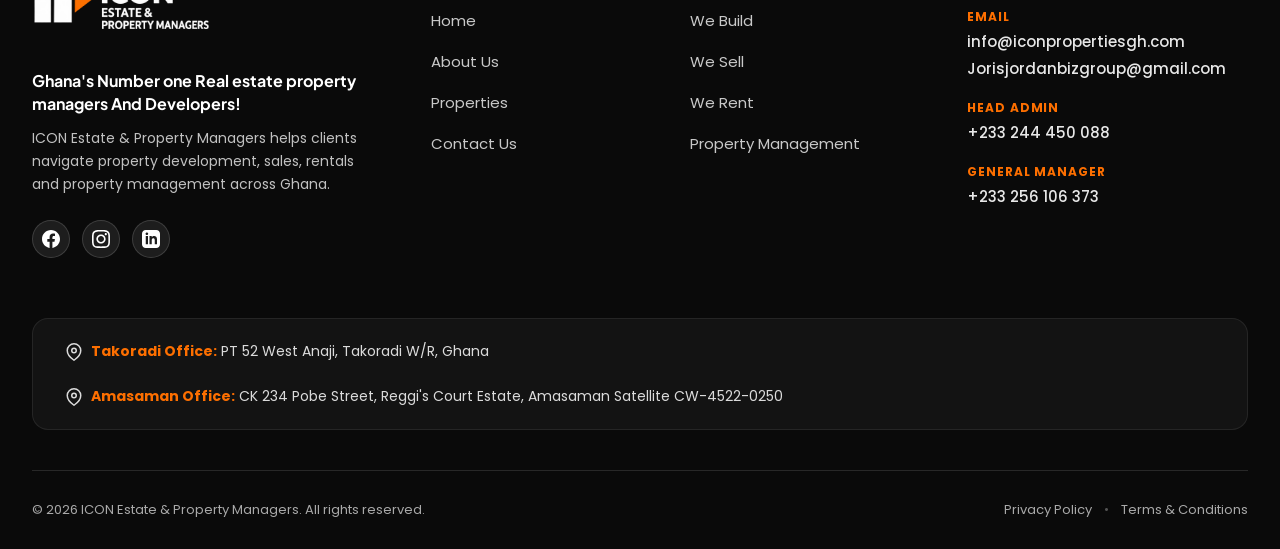
<file: we-rent.html>
﻿<!DOCTYPE html>
<html lang="en">

<head>
    <meta charset="UTF-8">
    <meta name="viewport" content="width=device-width, initial-scale=1.0">
    <title>Rental Properties | ICON Estate & Property Managers Ghana</title>
    <meta name="description"
        content="Find rental properties and get professional rental support from ICON Estate & Property Managers in Ghana.">

    <!-- Canonical URL -->
    <link rel="canonical" href="https://IconpropertiesGh.com/we-rent.html">

    <!-- Robots Directive -->
    <meta name="robots" content="index, follow">

    <!-- Favicon & Web Manifest -->
    <link rel="icon" type="image/png" href="images/Fave-icon-logo.png">
    <link rel="manifest" href="site.webmanifest">
    <meta name="theme-color" content="#fd6f00">

    <!-- Open Graph / Facebook -->
    <meta property="og:site_name" content="ICON Properties Ghana">
    <meta property="og:title" content="Rental Properties | Property Rentals Ghana | ICON Estate">
    <meta property="og:description" content="Find rental properties and get professional rental management support from ICON Estate & Property Managers in Ghana.">
    <meta property="og:type" content="website">
    <meta property="og:url" content="https://IconpropertiesGh.com/we-rent.html">
    <meta property="og:image" content="images/unsplash-5404-19c1ebcd.jpg">
    <meta property="og:locale" content="en_US">

    <!-- Twitter / X -->
    <meta name="twitter:card" content="summary_large_image">
    <meta name="twitter:title" content="Properties For Rent Ghana | ICON Estate We Rent">
    <meta name="twitter:description" content="Find rental properties and get professional rental support from ICON Estate & Property Managers in Ghana.">
    <meta name="twitter:image" content="images/unsplash-5404-19c1ebcd.jpg">

    <!-- Google Fonts -->
    <link rel="preconnect" href="https://fonts.googleapis.com">
    <link rel="preconnect" href="https://fonts.gstatic.com" crossorigin>
    <link
        href="https://fonts.googleapis.com/css2?family=Plus+Jakarta+Sans:wght@600;700;800&family=Poppins:wght@400;500;600;700&display=swap"
        rel="stylesheet">

    <!-- Stylesheet -->
    <link rel="stylesheet" href="css/style.css">

    <!-- JSON-LD Structured Data -->
    <script type="application/ld+json">
    {
      "@context": "https://schema.org",
      "@graph": [
        {
          "@type": "Service",
          "@id": "https://IconpropertiesGh.com/we-rent.html#service",
          "name": "Property Rentals & Leasing Management",
          "serviceType": "Property Leasing & Rental Management",
          "provider": {
            "@type": "RealEstateAgent",
            "name": "ICON Estate & Property Managers",
            "url": "https://IconpropertiesGh.com/"
          },
          "areaServed": {
            "@type": "Country",
            "name": "Ghana"
          },
          "description": "Residential and commercial property rental listing and leasing management services across Ghana."
        },
        {
          "@type": "BreadcrumbList",
          "@id": "https://IconpropertiesGh.com/we-rent.html#breadcrumb",
          "itemListElement": [
            {
              "@type": "ListItem",
              "position": 1,
              "name": "Home",
              "item": "https://IconpropertiesGh.com/"
            },
            {
              "@type": "ListItem",
              "position": 2,
              "name": "We Rent",
              "item": "https://IconpropertiesGh.com/we-rent.html"
            }
          ]
        }
      ]
    }
    </script>
</head>

<body>

    <!-- GLOBAL HEADER -->
    <header class="site-header" id="site-header">
        <div class="container header-container">
            <a href="index.html" class="brand-logo" aria-label="ICON Estate & Property Managers Home">
                <img src="images/Property-Logo.png" alt="ICON Estate & Property Managers Logo" class="header-logo-img">
            </a>

            <nav class="nav-menu" id="nav-menu" aria-label="Main Navigation">
                <ul class="nav-list">
                    <li><a href="index.html" class="nav-link">Home</a></li>
                    <li><a href="about.html" class="nav-link">About Us</a></li>
                    <li><a href="listings.html" class="nav-link">Properties</a></li>
                    <li><a href="we-build.html" class="nav-link">We Build</a></li>
                    <li><a href="we-sell.html" class="nav-link">We Sell</a></li>
                    <li><a href="we-rent.html" class="nav-link active">We Rent</a></li>
                    <li><a href="we-manage.html" class="nav-link">We Manage</a></li>
                </ul>
            </nav>

            <div class="header-actions">
                <a href="contact.html" class="btn btn-primary nav-cta">
                    <span>Talk to an Expert</span>
                    <svg class="btn-arrow" width="18" height="18" viewBox="0 0 24 24" fill="none" stroke="currentColor"
                        stroke-width="2.5" stroke-linecap="round" stroke-linejoin="round">
                        <line x1="5" y1="12" x2="19" y2="12"></line>
                        <polyline points="12 5 19 12 12 19"></polyline>
                    </svg>
                </a>
                <button class="hamburger-toggle" id="hamburger-toggle" aria-expanded="false"
                    aria-controls="mobile-nav-overlay" aria-label="Open Navigation Menu">
                    <span class="hamburger-bar"></span>
                    <span class="hamburger-bar"></span>
                    <span class="hamburger-bar"></span>
                </button>
            </div>
        </div>
    </header>

    <!-- MOBILE NAV DRAWER -->
    <div class="mobile-nav-overlay" id="mobile-nav-overlay" aria-hidden="true">
        <div class="mobile-nav-content">
            <div class="mobile-nav-header">
                <a href="index.html" class="brand-logo">
                    <img src="images/Property-Logo.png" alt="ICON Estate & Property Managers Logo"
                        class="mobile-logo-img">
                </a>
                <button class="mobile-nav-close" id="mobile-nav-close"
                    aria-label="Close Navigation Menu">&times;</button>
            </div>
            <nav class="mobile-nav-links">
                <a href="index.html" class="mobile-link">Home</a>
                <a href="about.html" class="mobile-link">About Us</a>
                <a href="listings.html" class="mobile-link">Properties</a>
                <a href="we-build.html" class="mobile-link">We Build</a>
                <a href="we-sell.html" class="mobile-link">We Sell</a>
                <a href="we-rent.html" class="mobile-link active">We Rent</a>
                <a href="we-manage.html" class="mobile-link">We Manage</a>
            </nav>
            <div class="mobile-nav-footer">
                <a href="contact.html" class="btn btn-primary btn-full mobile-cta">
                    <span>Talk to an Expert</span>
                    <svg class="btn-arrow" width="18" height="18" viewBox="0 0 24 24" fill="none" stroke="currentColor"
                        stroke-width="2.5" stroke-linecap="round" stroke-linejoin="round">
                        <line x1="5" y1="12" x2="19" y2="12"></line>
                        <polyline points="12 5 19 12 12 19"></polyline>
                    </svg>
                </a>
            </div>
        </div>
    </div>

    <main>

        <!-- ==========================================================
             SECTION 01 — BREADCRUMB HERO
        ========================================================== -->
        <section class="about-hero-banner" id="we-rent-hero">
            <img src="images/unsplash-5404-07a9c7bb.jpg"
                alt="Premium rental apartments and homes in Ghana" class="about-hero-bg-img">
            <div class="about-hero-overlay"></div>

            <div class="container about-hero-container">
                <nav class="breadcrumb-nav" aria-label="Breadcrumb">
                    <a href="index.html" class="breadcrumb-link">Home</a>
                    <span class="breadcrumb-separator">/</span>
                    <span class="breadcrumb-current">We Rent</span>
                </nav>

                <h1 class="about-hero-title">Find a Place That Feels Right.</h1>

                <p class="about-hero-subtext">
                    Ghana's Number one Real estate property managers And Developers! — Building the Oil city, Ghana 🇬🇭. Discover rental opportunities that match your location, property and lifestyle requirements with professional support from ICON Estate & Property Managers.
                </p>


            </div>
        </section>

        <!-- ==========================================================
             SECTION 02 — INTRODUCTION: OUR RENTAL SERVICE
        ========================================================== -->
        <section class="ws-intro-section" id="wr-intro">
            <div class="container">
                <div class="ws-intro-grid">

                    <!-- LEFT: Image -->
                    <div class="ws-intro-img-col">
                        <div class="ws-intro-img-wrap">
                            <img src="images/unsplash-5404-a6d4afcf.jpg"
                                alt="Modern luxury rental living space in Accra" class="ws-intro-img" loading="lazy">
                            <div class="ws-intro-img-badge">
                                <span class="ws-badge-num">3</span>
                                <span class="ws-badge-label">Simple Steps</span>
                            </div>
                        </div>
                    </div>

                    <!-- RIGHT: Content -->
                    <div class="ws-intro-content-col">
                        <span class="section-eyebrow eyebrow-rule">OUR RENTAL SERVICE</span>
                        <h2 class="ws-intro-title">Renting Should Feel Simpler.</h2>

                        <p class="ws-intro-desc">
                            Finding the right property can take time. ICON helps make the rental journey clearer by
                            understanding what you need, where you want to be and what type of property suits you.
                        </p>

                        <!-- 3 Points -->
                        <div class="ws-approach-points">

                            <div class="ws-approach-item">
                                <span class="ws-approach-num">01</span>
                                <div class="ws-approach-body">
                                    <h3 class="ws-approach-title">UNDERSTAND YOUR NEEDS</h3>
                                    <p class="ws-approach-desc">We start by understanding your preferred location,
                                        property type and requirements.</p>
                                </div>
                            </div>

                            <div class="ws-approach-item">
                                <span class="ws-approach-num">02</span>
                                <div class="ws-approach-body">
                                    <h3 class="ws-approach-title">MATCH THE RIGHT OPTIONS</h3>
                                    <p class="ws-approach-desc">We help identify rental opportunities that align with
                                        your requirements.</p>
                                </div>
                            </div>

                            <div class="ws-approach-item">
                                <span class="ws-approach-num">03</span>
                                <div class="ws-approach-body">
                                    <h3 class="ws-approach-title">SUPPORT YOUR NEXT STEP</h3>
                                    <p class="ws-approach-desc">We remain available to help you understand the property
                                        and move forward with the process.</p>
                                </div>
                            </div>

                        </div>

                        <a href="#wr-requirements" class="btn btn-primary mt-36">
                            <span>Find a Rental</span>
                            <svg class="btn-arrow" width="18" height="18" viewBox="0 0 24 24" fill="none"
                                stroke="currentColor" stroke-width="2.5" stroke-linecap="round" stroke-linejoin="round">
                                <line x1="5" y1="12" x2="19" y2="12"></line>
                                <polyline points="12 5 19 12 12 19"></polyline>
                            </svg>
                        </a>
                    </div>

                </div>
            </div>
        </section>

        <!-- ==========================================================
             SECTION 03 — RENTAL PROPERTY LISTINGS
        ========================================================== -->
        <section class="ws-listings-section" id="wr-listings">
            <div class="container">
                <div class="text-center ws-listings-header">
                    <span class="section-eyebrow eyebrow-rule">AVAILABLE FOR RENT</span>
                    <h2 class="section-title">Find Your Next Place.</h2>
                    <p class="section-description max-w-650">
                        Browse selected rental opportunities available through ICON. Contact our team for full details
                        on any property.
                    </p>
                </div>

                <!-- Rental Property Grid (3-col desktop / 2-col tablet / 1-col mobile) -->
                <div class="ws-property-grid">

                    <!-- CARD 01 — Odotei Tsui St., Dzorwulu, Accra -->
                    <article class="ws-prop-card" aria-label="Property listing">
                        <div class="ws-prop-img-wrap">
                            <img src="images/ppg-fully-furnished-apartment-lfb8IQ5WSm1NCvfIKFrU-451df6ea.jpg"
                                alt="Fully Furnished 2 Bedroom Apartment in Dzorwulu, Accra" class="ws-prop-img" loading="lazy">
                            <span class="ws-prop-badge badge-hot">FOR RENT</span>
                        </div>
                        <div class="ws-prop-body">
                            <h3 class="ws-prop-title">Fully Furnished 2-Bed Apartment</h3>
                            <p class="ws-prop-location">
                                <svg width="14" height="14" viewBox="0 0 24 24" fill="none" stroke="currentColor" stroke-width="2" stroke-linecap="round" stroke-linejoin="round" aria-hidden="true"><path d="M21 10c0 7-9 13-9 13s-9-6-9-13a9 9 0 0 1 18 0z"></path><circle cx="12" cy="10" r="3"></circle></svg>
                                Odotei Tsui St., Dzorwulu, Accra
                            </p>
                            <p class="ws-prop-type">Apartment — Fully Furnished, Move-in Ready</p>
                            <div class="ws-prop-specs">
                                <span class="ws-spec-item">
                                    <svg width="15" height="15" viewBox="0 0 24 24" fill="none" stroke="currentColor" stroke-width="2" stroke-linecap="round" stroke-linejoin="round" aria-hidden="true"><path d="M3 9l9-7 9 7v11a2 2 0 0 1-2 2H5a2 2 0 0 1-2-2z"></path><polyline points="9 22 9 12 15 12 15 22"></polyline></svg>
                                    2 Beds
                                </span>
                                <span class="ws-spec-item">
                                    <svg width="15" height="15" viewBox="0 0 24 24" fill="none" stroke="currentColor" stroke-width="2" stroke-linecap="round" stroke-linejoin="round" aria-hidden="true"><path d="M5 12H19M5 12a2 2 0 0 1-2-2V6h18v4a2 2 0 0 1-2 2M5 12v4a2 2 0 0 0 2 2h10a2 2 0 0 0 2-2v-4"></path></svg>
                                    2 Baths
                                </span>
                            </div>
                            <div class="ws-prop-footer">
                                <span class="ws-prop-price">GH₵ 27,500 / Mo</span>
                                <a href="#wr-requirements" class="btn btn-primary ws-prop-cta">
                                    <span>Enquire Now</span>
                                    <svg class="btn-arrow" width="16" height="16" viewBox="0 0 24 24" fill="none" stroke="currentColor" stroke-width="2.5" stroke-linecap="round" stroke-linejoin="round"><line x1="5" y1="12" x2="19" y2="12"></line><polyline points="12 5 19 12 12 19"></polyline></svg>
                                </a>
                            </div>
                        </div>
                    </article>

                    <!-- CARD 02 — East Airport, Accra -->
                    <article class="ws-prop-card" aria-label="Property listing">
                        <div class="ws-prop-img-wrap">
                            <img src="images/ppg-4-bedroom-house-for-rent-in-a-serene-neighborhood-U4JJfLkJZ86Le1WLnzXu-fae55781.jpg"
                                alt="4 Bedroom House For Rent in East Airport, Accra" class="ws-prop-img" loading="lazy">
                            <span class="ws-prop-badge badge-hot">FOR RENT</span>
                        </div>
                        <div class="ws-prop-body">
                            <h3 class="ws-prop-title">4-Bed House in Serene Neighborhood</h3>
                            <p class="ws-prop-location">
                                <svg width="14" height="14" viewBox="0 0 24 24" fill="none" stroke="currentColor" stroke-width="2" stroke-linecap="round" stroke-linejoin="round" aria-hidden="true"><path d="M21 10c0 7-9 13-9 13s-9-6-9-13a9 9 0 0 1 18 0z"></path><circle cx="12" cy="10" r="3"></circle></svg>
                                East Airport, Airport Residential Area, Accra
                            </p>
                            <p class="ws-prop-type">Detached House — Quiet Residential</p>
                            <div class="ws-prop-specs">
                                <span class="ws-spec-item">
                                    <svg width="15" height="15" viewBox="0 0 24 24" fill="none" stroke="currentColor" stroke-width="2" stroke-linecap="round" stroke-linejoin="round" aria-hidden="true"><path d="M3 9l9-7 9 7v11a2 2 0 0 1-2 2H5a2 2 0 0 1-2-2z"></path><polyline points="9 22 9 12 15 12 15 22"></polyline></svg>
                                    4 Beds
                                </span>
                                <span class="ws-spec-item">
                                    <svg width="15" height="15" viewBox="0 0 24 24" fill="none" stroke="currentColor" stroke-width="2" stroke-linecap="round" stroke-linejoin="round" aria-hidden="true"><path d="M5 12H19M5 12a2 2 0 0 1-2-2V6h18v4a2 2 0 0 1-2 2M5 12v4a2 2 0 0 0 2 2h10a2 2 0 0 0 2-2v-4"></path></svg>
                                    4 Baths
                                </span>
                            </div>
                            <div class="ws-prop-footer">
                                <span class="ws-prop-price">GH₵ 27,500 / Mo</span>
                                <a href="#wr-requirements" class="btn btn-primary ws-prop-cta">
                                    <span>Enquire Now</span>
                                    <svg class="btn-arrow" width="16" height="16" viewBox="0 0 24 24" fill="none" stroke="currentColor" stroke-width="2.5" stroke-linecap="round" stroke-linejoin="round"><line x1="5" y1="12" x2="19" y2="12"></line><polyline points="12 5 19 12 12 19"></polyline></svg>
                                </a>
                            </div>
                        </div>
                    </article>

                    <!-- CARD 03 — Nmai Dzor, Ashaley Botwe, Adenta, Accra -->
                    <article class="ws-prop-card" aria-label="Property listing">
                        <div class="ws-prop-img-wrap">
                            <img src="images/ppg-executive-4-bedroom-b1eu0mjvDalJqxxYvzAj-7f8f0491.jpg"
                                alt="Executive 4 Bedroom House in Ashaley Botwe, Accra" class="ws-prop-img" loading="lazy">
                            <span class="ws-prop-badge badge-hot">FOR RENT</span>
                        </div>
                        <div class="ws-prop-body">
                            <h3 class="ws-prop-title">Executive 4-Bed House</h3>
                            <p class="ws-prop-location">
                                <svg width="14" height="14" viewBox="0 0 24 24" fill="none" stroke="currentColor" stroke-width="2" stroke-linecap="round" stroke-linejoin="round" aria-hidden="true"><path d="M21 10c0 7-9 13-9 13s-9-6-9-13a9 9 0 0 1 18 0z"></path><circle cx="12" cy="10" r="3"></circle></svg>
                                Nmai Dzor, Ashaley Botwe, Adenta, Accra
                            </p>
                            <p class="ws-prop-type">Executive House — Spacious Compound</p>
                            <div class="ws-prop-specs">
                                <span class="ws-spec-item">
                                    <svg width="15" height="15" viewBox="0 0 24 24" fill="none" stroke="currentColor" stroke-width="2" stroke-linecap="round" stroke-linejoin="round" aria-hidden="true"><path d="M3 9l9-7 9 7v11a2 2 0 0 1-2 2H5a2 2 0 0 1-2-2z"></path><polyline points="9 22 9 12 15 12 15 22"></polyline></svg>
                                    4 Beds
                                </span>
                                <span class="ws-spec-item">
                                    <svg width="15" height="15" viewBox="0 0 24 24" fill="none" stroke="currentColor" stroke-width="2" stroke-linecap="round" stroke-linejoin="round" aria-hidden="true"><path d="M5 12H19M5 12a2 2 0 0 1-2-2V6h18v4a2 2 0 0 1-2 2M5 12v4a2 2 0 0 0 2 2h10a2 2 0 0 0 2-2v-4"></path></svg>
                                    5 Baths
                                </span>
                            </div>
                            <div class="ws-prop-footer">
                                <span class="ws-prop-price">GH₵ 10,000 / Mo</span>
                                <a href="#wr-requirements" class="btn btn-primary ws-prop-cta">
                                    <span>Enquire Now</span>
                                    <svg class="btn-arrow" width="16" height="16" viewBox="0 0 24 24" fill="none" stroke="currentColor" stroke-width="2.5" stroke-linecap="round" stroke-linejoin="round"><line x1="5" y1="12" x2="19" y2="12"></line><polyline points="12 5 19 12 12 19"></polyline></svg>
                                </a>
                            </div>
                        </div>
                    </article>

                    <!-- CARD 04 — East Legon Hills, Accra -->
                    <article class="ws-prop-card" aria-label="Property listing">
                        <div class="ws-prop-img-wrap">
                            <img src="images/ppg-executive-2-bedroom-o57yHts9IGtwmB4zWtsO-bd076123.jpg"
                                alt="Executive 2 Bedroom Apartment in East Legon Hills, Accra" class="ws-prop-img" loading="lazy">
                            <span class="ws-prop-badge badge-hot">FOR RENT</span>
                        </div>
                        <div class="ws-prop-body">
                            <h3 class="ws-prop-title">Executive 2-Bed Apartment</h3>
                            <p class="ws-prop-location">
                                <svg width="14" height="14" viewBox="0 0 24 24" fill="none" stroke="currentColor" stroke-width="2" stroke-linecap="round" stroke-linejoin="round" aria-hidden="true"><path d="M21 10c0 7-9 13-9 13s-9-6-9-13a9 9 0 0 1 18 0z"></path><circle cx="12" cy="10" r="3"></circle></svg>
                                East Legon Hills, East Legon, Accra
                            </p>
                            <p class="ws-prop-type">Apartment — Gated Community</p>
                            <div class="ws-prop-specs">
                                <span class="ws-spec-item">
                                    <svg width="15" height="15" viewBox="0 0 24 24" fill="none" stroke="currentColor" stroke-width="2" stroke-linecap="round" stroke-linejoin="round" aria-hidden="true"><path d="M3 9l9-7 9 7v11a2 2 0 0 1-2 2H5a2 2 0 0 1-2-2z"></path><polyline points="9 22 9 12 15 12 15 22"></polyline></svg>
                                    2 Beds
                                </span>
                                <span class="ws-spec-item">
                                    <svg width="15" height="15" viewBox="0 0 24 24" fill="none" stroke="currentColor" stroke-width="2" stroke-linecap="round" stroke-linejoin="round" aria-hidden="true"><path d="M5 12H19M5 12a2 2 0 0 1-2-2V6h18v4a2 2 0 0 1-2 2M5 12v4a2 2 0 0 0 2 2h10a2 2 0 0 0 2-2v-4"></path></svg>
                                    3 Baths
                                </span>
                            </div>
                            <div class="ws-prop-footer">
                                <span class="ws-prop-price">GH₵ 4,800 / Mo</span>
                                <a href="#wr-requirements" class="btn btn-primary ws-prop-cta">
                                    <span>Enquire Now</span>
                                    <svg class="btn-arrow" width="16" height="16" viewBox="0 0 24 24" fill="none" stroke="currentColor" stroke-width="2.5" stroke-linecap="round" stroke-linejoin="round"><line x1="5" y1="12" x2="19" y2="12"></line><polyline points="12 5 19 12 12 19"></polyline></svg>
                                </a>
                            </div>
                        </div>
                    </article>

                    <!-- CARD 05 — Labone, Cantonments, Accra -->
                    <article class="ws-prop-card" aria-label="Property listing">
                        <div class="ws-prop-img-wrap">
                            <img src="images/ppg-executive-furnished-2-bedroom-V8gJgbfZeUgDrKTVPjzB-fff43358.jpg"
                                alt="Executive Furnished 2 Bedroom Apartment in Labone, Cantonments, Accra" class="ws-prop-img" loading="lazy">
                            <span class="ws-prop-badge badge-hot">FOR RENT</span>
                        </div>
                        <div class="ws-prop-body">
                            <h3 class="ws-prop-title">Executive Furnished 2-Bed Suite</h3>
                            <p class="ws-prop-location">
                                <svg width="14" height="14" viewBox="0 0 24 24" fill="none" stroke="currentColor" stroke-width="2" stroke-linecap="round" stroke-linejoin="round" aria-hidden="true"><path d="M21 10c0 7-9 13-9 13s-9-6-9-13a9 9 0 0 1 18 0z"></path><circle cx="12" cy="10" r="3"></circle></svg>
                                Labone, Cantonments Area, Accra
                            </p>
                            <p class="ws-prop-type">Luxury Suite — Prime Location</p>
                            <div class="ws-prop-specs">
                                <span class="ws-spec-item">
                                    <svg width="15" height="15" viewBox="0 0 24 24" fill="none" stroke="currentColor" stroke-width="2" stroke-linecap="round" stroke-linejoin="round" aria-hidden="true"><path d="M3 9l9-7 9 7v11a2 2 0 0 1-2 2H5a2 2 0 0 1-2-2z"></path><polyline points="9 22 9 12 15 12 15 22"></polyline></svg>
                                    2 Beds
                                </span>
                                <span class="ws-spec-item">
                                    <svg width="15" height="15" viewBox="0 0 24 24" fill="none" stroke="currentColor" stroke-width="2" stroke-linecap="round" stroke-linejoin="round" aria-hidden="true"><path d="M5 12H19M5 12a2 2 0 0 1-2-2V6h18v4a2 2 0 0 1-2 2M5 12v4a2 2 0 0 0 2 2h10a2 2 0 0 0 2-2v-4"></path></svg>
                                    3 Baths
                                </span>
                            </div>
                            <div class="ws-prop-footer">
                                <span class="ws-prop-price">GH₵ 30,600 / Mo</span>
                                <a href="#wr-requirements" class="btn btn-primary ws-prop-cta">
                                    <span>Enquire Now</span>
                                    <svg class="btn-arrow" width="16" height="16" viewBox="0 0 24 24" fill="none" stroke="currentColor" stroke-width="2.5" stroke-linecap="round" stroke-linejoin="round"><line x1="5" y1="12" x2="19" y2="12"></line><polyline points="12 5 19 12 12 19"></polyline></svg>
                                </a>
                            </div>
                        </div>
                    </article>

                    <!-- CARD 06 — Tse Addo, Accra -->
                    <article class="ws-prop-card" aria-label="Property listing">
                        <div class="ws-prop-img-wrap">
                            <img src="images/ppg-executive-2-bedroom-ckchJiiQu6XqSGKUFUaf-5a28ac9a.jpg"
                                alt="Executive 2 Bedroom Apartment in Tse Addo, Accra" class="ws-prop-img" loading="lazy">
                            <span class="ws-prop-badge badge-hot">FOR RENT</span>
                        </div>
                        <div class="ws-prop-body">
                            <h3 class="ws-prop-title">Executive 2-Bed Apartment</h3>
                            <p class="ws-prop-location">
                                <svg width="14" height="14" viewBox="0 0 24 24" fill="none" stroke="currentColor" stroke-width="2" stroke-linecap="round" stroke-linejoin="round" aria-hidden="true"><path d="M21 10c0 7-9 13-9 13s-9-6-9-13a9 9 0 0 1 18 0z"></path><circle cx="12" cy="10" r="3"></circle></svg>
                                Tse Addo, Trade Fair Area, Accra
                            </p>
                            <p class="ws-prop-type">Apartment — Modern Finishing</p>
                            <div class="ws-prop-specs">
                                <span class="ws-spec-item">
                                    <svg width="15" height="15" viewBox="0 0 24 24" fill="none" stroke="currentColor" stroke-width="2" stroke-linecap="round" stroke-linejoin="round" aria-hidden="true"><path d="M3 9l9-7 9 7v11a2 2 0 0 1-2 2H5a2 2 0 0 1-2-2z"></path><polyline points="9 22 9 12 15 12 15 22"></polyline></svg>
                                    2 Beds
                                </span>
                                <span class="ws-spec-item">
                                    <svg width="15" height="15" viewBox="0 0 24 24" fill="none" stroke="currentColor" stroke-width="2" stroke-linecap="round" stroke-linejoin="round" aria-hidden="true"><path d="M5 12H19M5 12a2 2 0 0 1-2-2V6h18v4a2 2 0 0 1-2 2M5 12v4a2 2 0 0 0 2 2h10a2 2 0 0 0 2-2v-4"></path></svg>
                                    3 Baths
                                </span>
                            </div>
                            <div class="ws-prop-footer">
                                <span class="ws-prop-price">GH₵ 13,800 / Mo</span>
                                <a href="#wr-requirements" class="btn btn-primary ws-prop-cta">
                                    <span>Enquire Now</span>
                                    <svg class="btn-arrow" width="16" height="16" viewBox="0 0 24 24" fill="none" stroke="currentColor" stroke-width="2.5" stroke-linecap="round" stroke-linejoin="round"><line x1="5" y1="12" x2="19" y2="12"></line><polyline points="12 5 19 12 12 19"></polyline></svg>
                                </a>
                            </div>
                        </div>
                    </article>

                    <!-- CARD 07 — Spintex Road, Accra -->
                    <article class="ws-prop-card" aria-label="Property listing">
                        <div class="ws-prop-img-wrap">
                            <img src="images/ppg-two-2-bedroom-apartment-for-rent-at-spintex-eFmcviPCguRUGC6ERVRN-92c7da6c.jpg"
                                alt="Two Bedroom Apartment For Rent At Spintex, Accra" class="ws-prop-img" loading="lazy">
                            <span class="ws-prop-badge badge-hot">FOR RENT</span>
                        </div>
                        <div class="ws-prop-body">
                            <h3 class="ws-prop-title">Modern 2-Bed Spintex Apartment</h3>
                            <p class="ws-prop-location">
                                <svg width="14" height="14" viewBox="0 0 24 24" fill="none" stroke="currentColor" stroke-width="2" stroke-linecap="round" stroke-linejoin="round" aria-hidden="true"><path d="M21 10c0 7-9 13-9 13s-9-6-9-13a9 9 0 0 1 18 0z"></path><circle cx="12" cy="10" r="3"></circle></svg>
                                Spintex Road, Spintex, Accra
                            </p>
                            <p class="ws-prop-type">Apartment — Gated Access</p>
                            <div class="ws-prop-specs">
                                <span class="ws-spec-item">
                                    <svg width="15" height="15" viewBox="0 0 24 24" fill="none" stroke="currentColor" stroke-width="2" stroke-linecap="round" stroke-linejoin="round" aria-hidden="true"><path d="M3 9l9-7 9 7v11a2 2 0 0 1-2 2H5a2 2 0 0 1-2-2z"></path><polyline points="9 22 9 12 15 12 15 22"></polyline></svg>
                                    2 Beds
                                </span>
                                <span class="ws-spec-item">
                                    <svg width="15" height="15" viewBox="0 0 24 24" fill="none" stroke="currentColor" stroke-width="2" stroke-linecap="round" stroke-linejoin="round" aria-hidden="true"><path d="M5 12H19M5 12a2 2 0 0 1-2-2V6h18v4a2 2 0 0 1-2 2M5 12v4a2 2 0 0 0 2 2h10a2 2 0 0 0 2-2v-4"></path></svg>
                                    3 Baths
                                </span>
                            </div>
                            <div class="ws-prop-footer">
                                <span class="ws-prop-price">GH₵ 6,000 / Mo</span>
                                <a href="#wr-requirements" class="btn btn-primary ws-prop-cta">
                                    <span>Enquire Now</span>
                                    <svg class="btn-arrow" width="16" height="16" viewBox="0 0 24 24" fill="none" stroke="currentColor" stroke-width="2.5" stroke-linecap="round" stroke-linejoin="round"><line x1="5" y1="12" x2="19" y2="12"></line><polyline points="12 5 19 12 12 19"></polyline></svg>
                                </a>
                            </div>
                        </div>
                    </article>

                    <!-- CARD 08 — School Junction, Ashaley Botwe, Accra -->
                    <article class="ws-prop-card" aria-label="Property listing">
                        <div class="ws-prop-img-wrap">
                            <img src="images/ppg-executive-3-bedrooms-WyKCK1A74n4XGvlxoDtu-874b7620.jpg"
                                alt="Executive 3 Bedroom Apartment in Ashaley Botwe, Accra" class="ws-prop-img" loading="lazy">
                            <span class="ws-prop-badge badge-hot">FOR RENT</span>
                        </div>
                        <div class="ws-prop-body">
                            <h3 class="ws-prop-title">Executive 3-Bed Apartment</h3>
                            <p class="ws-prop-location">
                                <svg width="14" height="14" viewBox="0 0 24 24" fill="none" stroke="currentColor" stroke-width="2" stroke-linecap="round" stroke-linejoin="round" aria-hidden="true"><path d="M21 10c0 7-9 13-9 13s-9-6-9-13a9 9 0 0 1 18 0z"></path><circle cx="12" cy="10" r="3"></circle></svg>
                                School Junction, Ashaley Botwe, Adenta, Accra
                            </p>
                            <p class="ws-prop-type">Executive Apartment — Modern Amenities</p>
                            <div class="ws-prop-specs">
                                <span class="ws-spec-item">
                                    <svg width="15" height="15" viewBox="0 0 24 24" fill="none" stroke="currentColor" stroke-width="2" stroke-linecap="round" stroke-linejoin="round" aria-hidden="true"><path d="M3 9l9-7 9 7v11a2 2 0 0 1-2 2H5a2 2 0 0 1-2-2z"></path><polyline points="9 22 9 12 15 12 15 22"></polyline></svg>
                                    3 Beds
                                </span>
                                <span class="ws-spec-item">
                                    <svg width="15" height="15" viewBox="0 0 24 24" fill="none" stroke="currentColor" stroke-width="2" stroke-linecap="round" stroke-linejoin="round" aria-hidden="true"><path d="M5 12H19M5 12a2 2 0 0 1-2-2V6h18v4a2 2 0 0 1-2 2M5 12v4a2 2 0 0 0 2 2h10a2 2 0 0 0 2-2v-4"></path></svg>
                                    4 Baths
                                </span>
                            </div>
                            <div class="ws-prop-footer">
                                <span class="ws-prop-price">GH₵ 10,000 / Mo</span>
                                <a href="#wr-requirements" class="btn btn-primary ws-prop-cta">
                                    <span>Enquire Now</span>
                                    <svg class="btn-arrow" width="16" height="16" viewBox="0 0 24 24" fill="none" stroke="currentColor" stroke-width="2.5" stroke-linecap="round" stroke-linejoin="round"><line x1="5" y1="12" x2="19" y2="12"></line><polyline points="12 5 19 12 12 19"></polyline></svg>
                                </a>
                            </div>
                        </div>
                    </article>

                    <!-- CARD 09 — Tse Addo Townhouse, Accra -->
                    <article class="ws-prop-card" aria-label="Property listing">
                        <div class="ws-prop-img-wrap">
                            <img src="images/ppg-executive-3-bedroom-2tOvq3QXxtksmbWIsBxx-4b044987.jpg"
                                alt="Executive 3 Bedroom Townhouse in Tse Addo, Accra" class="ws-prop-img" loading="lazy">
                            <span class="ws-prop-badge badge-hot">FOR RENT</span>
                        </div>
                        <div class="ws-prop-body">
                            <h3 class="ws-prop-title">Executive 3-Bed Townhouse</h3>
                            <p class="ws-prop-location">
                                <svg width="14" height="14" viewBox="0 0 24 24" fill="none" stroke="currentColor" stroke-width="2" stroke-linecap="round" stroke-linejoin="round" aria-hidden="true"><path d="M21 10c0 7-9 13-9 13s-9-6-9-13a9 9 0 0 1 18 0z"></path><circle cx="12" cy="10" r="3"></circle></svg>
                                Tse Addo, Cantonments Side, Accra
                            </p>
                            <p class="ws-prop-type">Townhouse — Private Parking & Balcony</p>
                            <div class="ws-prop-specs">
                                <span class="ws-spec-item">
                                    <svg width="15" height="15" viewBox="0 0 24 24" fill="none" stroke="currentColor" stroke-width="2" stroke-linecap="round" stroke-linejoin="round" aria-hidden="true"><path d="M3 9l9-7 9 7v11a2 2 0 0 1-2 2H5a2 2 0 0 1-2-2z"></path><polyline points="9 22 9 12 15 12 15 22"></polyline></svg>
                                    3 Beds
                                </span>
                                <span class="ws-spec-item">
                                    <svg width="15" height="15" viewBox="0 0 24 24" fill="none" stroke="currentColor" stroke-width="2" stroke-linecap="round" stroke-linejoin="round" aria-hidden="true"><path d="M5 12H19M5 12a2 2 0 0 1-2-2V6h18v4a2 2 0 0 1-2 2M5 12v4a2 2 0 0 0 2 2h10a2 2 0 0 0 2-2v-4"></path></svg>
                                    4 Baths
                                </span>
                            </div>
                            <div class="ws-prop-footer">
                                <span class="ws-prop-price">GH₵ 18,300 / Mo</span>
                                <a href="#wr-requirements" class="btn btn-primary ws-prop-cta">
                                    <span>Enquire Now</span>
                                    <svg class="btn-arrow" width="16" height="16" viewBox="0 0 24 24" fill="none" stroke="currentColor" stroke-width="2.5" stroke-linecap="round" stroke-linejoin="round"><line x1="5" y1="12" x2="19" y2="12"></line><polyline points="12 5 19 12 12 19"></polyline></svg>
                                </a>
                            </div>
                        </div>
                    </article>

                    <!-- CARD 10 — East Legon House, Accra -->
                    <article class="ws-prop-card" aria-label="Property listing">
                        <div class="ws-prop-img-wrap">
                            <img src="images/ppg-executive-4-bedroom-IZGpsBO46gZQwQ90FmuY-5d7abb49.jpg"
                                alt="Executive 4 Bedroom House in East Legon, Accra" class="ws-prop-img" loading="lazy">
                            <span class="ws-prop-badge badge-hot">FOR RENT</span>
                        </div>
                        <div class="ws-prop-body">
                            <h3 class="ws-prop-title">Executive 4-Bed House</h3>
                            <p class="ws-prop-location">
                                <svg width="14" height="14" viewBox="0 0 24 24" fill="none" stroke="currentColor" stroke-width="2" stroke-linecap="round" stroke-linejoin="round" aria-hidden="true"><path d="M21 10c0 7-9 13-9 13s-9-6-9-13a9 9 0 0 1 18 0z"></path><circle cx="12" cy="10" r="3"></circle></svg>
                                East Legon, Accra
                            </p>
                            <p class="ws-prop-type">Detached House — Gated Compound</p>
                            <div class="ws-prop-specs">
                                <span class="ws-spec-item">
                                    <svg width="15" height="15" viewBox="0 0 24 24" fill="none" stroke="currentColor" stroke-width="2" stroke-linecap="round" stroke-linejoin="round" aria-hidden="true"><path d="M3 9l9-7 9 7v11a2 2 0 0 1-2 2H5a2 2 0 0 1-2-2z"></path><polyline points="9 22 9 12 15 12 15 22"></polyline></svg>
                                    4 Beds
                                </span>
                                <span class="ws-spec-item">
                                    <svg width="15" height="15" viewBox="0 0 24 24" fill="none" stroke="currentColor" stroke-width="2" stroke-linecap="round" stroke-linejoin="round" aria-hidden="true"><path d="M5 12H19M5 12a2 2 0 0 1-2-2V6h18v4a2 2 0 0 1-2 2M5 12v4a2 2 0 0 0 2 2h10a2 2 0 0 0 2-2v-4"></path></svg>
                                    5 Baths
                                </span>
                            </div>
                            <div class="ws-prop-footer">
                                <span class="ws-prop-price">GH₵ 22,900 / Mo</span>
                                <a href="#wr-requirements" class="btn btn-primary ws-prop-cta">
                                    <span>Enquire Now</span>
                                    <svg class="btn-arrow" width="16" height="16" viewBox="0 0 24 24" fill="none" stroke="currentColor" stroke-width="2.5" stroke-linecap="round" stroke-linejoin="round"><line x1="5" y1="12" x2="19" y2="12"></line><polyline points="12 5 19 12 12 19"></polyline></svg>
                                </a>
                            </div>
                        </div>
                    </article>

                    <!-- CARD 11 — Tse Addo Trade Fair Area, Accra -->
                    <article class="ws-prop-card" aria-label="Property listing">
                        <div class="ws-prop-img-wrap">
                            <img src="images/ppg-one-bedroom-apartment-AFaV7fVvYLufBK8LZU3a-ffb11463.jpg"
                                alt="One Bedroom Apartment in Tse Addo, Accra" class="ws-prop-img" loading="lazy">
                            <span class="ws-prop-badge badge-hot">FOR RENT</span>
                        </div>
                        <div class="ws-prop-body">
                            <h3 class="ws-prop-title">Modern 1-Bed Apartment</h3>
                            <p class="ws-prop-location">
                                <svg width="14" height="14" viewBox="0 0 24 24" fill="none" stroke="currentColor" stroke-width="2" stroke-linecap="round" stroke-linejoin="round" aria-hidden="true"><path d="M21 10c0 7-9 13-9 13s-9-6-9-13a9 9 0 0 1 18 0z"></path><circle cx="12" cy="10" r="3"></circle></svg>
                                Tse Addo, Trade Fair Center, Accra
                            </p>
                            <p class="ws-prop-type">Apartment — Move-in Ready</p>
                            <div class="ws-prop-specs">
                                <span class="ws-spec-item">
                                    <svg width="15" height="15" viewBox="0 0 24 24" fill="none" stroke="currentColor" stroke-width="2" stroke-linecap="round" stroke-linejoin="round" aria-hidden="true"><path d="M3 9l9-7 9 7v11a2 2 0 0 1-2 2H5a2 2 0 0 1-2-2z"></path><polyline points="9 22 9 12 15 12 15 22"></polyline></svg>
                                    1 Bed
                                </span>
                                <span class="ws-spec-item">
                                    <svg width="15" height="15" viewBox="0 0 24 24" fill="none" stroke="currentColor" stroke-width="2" stroke-linecap="round" stroke-linejoin="round" aria-hidden="true"><path d="M5 12H19M5 12a2 2 0 0 1-2-2V6h18v4a2 2 0 0 1-2 2M5 12v4a2 2 0 0 0 2 2h10a2 2 0 0 0 2-2v-4"></path></svg>
                                    1 Bath
                                </span>
                            </div>
                            <div class="ws-prop-footer">
                                <span class="ws-prop-price">GH₵ 2,500 / Mo</span>
                                <a href="#wr-requirements" class="btn btn-primary ws-prop-cta">
                                    <span>Enquire Now</span>
                                    <svg class="btn-arrow" width="16" height="16" viewBox="0 0 24 24" fill="none" stroke="currentColor" stroke-width="2.5" stroke-linecap="round" stroke-linejoin="round"><line x1="5" y1="12" x2="19" y2="12"></line><polyline points="12 5 19 12 12 19"></polyline></svg>
                                </a>
                            </div>
                        </div>
                    </article>

                    <!-- CARD 12 — Cantonments, Accra -->
                    <article class="ws-prop-card" aria-label="Property listing">
                        <div class="ws-prop-img-wrap">
                            <img src="images/ppg-furnished-1-bedroom-sRYJg4b8sty3tKhSR54T-eff91ba1.jpg"
                                alt="Furnished 1 Bedroom Detached Duplex in Cantonments, Accra" class="ws-prop-img" loading="lazy">
                            <span class="ws-prop-badge badge-hot">FOR RENT</span>
                        </div>
                        <div class="ws-prop-body">
                            <h3 class="ws-prop-title">Furnished 1-Bed Detached Duplex</h3>
                            <p class="ws-prop-location">
                                <svg width="14" height="14" viewBox="0 0 24 24" fill="none" stroke="currentColor" stroke-width="2" stroke-linecap="round" stroke-linejoin="round" aria-hidden="true"><path d="M21 10c0 7-9 13-9 13s-9-6-9-13a9 9 0 0 1 18 0z"></path><circle cx="12" cy="10" r="3"></circle></svg>
                                Cantonments, Accra
                            </p>
                            <p class="ws-prop-type">Detached Duplex — Luxury Furnished</p>
                            <div class="ws-prop-specs">
                                <span class="ws-spec-item">
                                    <svg width="15" height="15" viewBox="0 0 24 24" fill="none" stroke="currentColor" stroke-width="2" stroke-linecap="round" stroke-linejoin="round" aria-hidden="true"><path d="M3 9l9-7 9 7v11a2 2 0 0 1-2 2H5a2 2 0 0 1-2-2z"></path><polyline points="9 22 9 12 15 12 15 22"></polyline></svg>
                                    1 Bed
                                </span>
                                <span class="ws-spec-item">
                                    <svg width="15" height="15" viewBox="0 0 24 24" fill="none" stroke="currentColor" stroke-width="2" stroke-linecap="round" stroke-linejoin="round" aria-hidden="true"><path d="M5 12H19M5 12a2 2 0 0 1-2-2V6h18v4a2 2 0 0 1-2 2M5 12v4a2 2 0 0 0 2 2h10a2 2 0 0 0 2-2v-4"></path></svg>
                                    2 Baths
                                </span>
                            </div>
                            <div class="ws-prop-footer">
                                <span class="ws-prop-price">GH₵ 22,900 / Mo</span>
                                <a href="#wr-requirements" class="btn btn-primary ws-prop-cta">
                                    <span>Enquire Now</span>
                                    <svg class="btn-arrow" width="16" height="16" viewBox="0 0 24 24" fill="none" stroke="currentColor" stroke-width="2.5" stroke-linecap="round" stroke-linejoin="round"><line x1="5" y1="12" x2="19" y2="12"></line><polyline points="12 5 19 12 12 19"></polyline></svg>
                                </a>
                            </div>
                        </div>
                    </article>

                    <!-- CARD 13 — Baatsonaa, Spintex, Accra -->
                    <article class="ws-prop-card" aria-label="Property listing">
                        <div class="ws-prop-img-wrap">
                            <img src="images/ppg-executive-2-bedroom-qodOKTVwfvnDNZCySnRk-1c4a5c37.jpg"
                                alt="Executive 2 Bedroom Apartment in Baatsonaa, Spintex, Accra" class="ws-prop-img" loading="lazy">
                            <span class="ws-prop-badge badge-hot">FOR RENT</span>
                        </div>
                        <div class="ws-prop-body">
                            <h3 class="ws-prop-title">Executive 2-Bed Apartment</h3>
                            <p class="ws-prop-location">
                                <svg width="14" height="14" viewBox="0 0 24 24" fill="none" stroke="currentColor" stroke-width="2" stroke-linecap="round" stroke-linejoin="round" aria-hidden="true"><path d="M21 10c0 7-9 13-9 13s-9-6-9-13a9 9 0 0 1 18 0z"></path><circle cx="12" cy="10" r="3"></circle></svg>
                                Baatsonaa, Spintex, Accra
                            </p>
                            <p class="ws-prop-type">Apartment — Secure Compound</p>
                            <div class="ws-prop-specs">
                                <span class="ws-spec-item">
                                    <svg width="15" height="15" viewBox="0 0 24 24" fill="none" stroke="currentColor" stroke-width="2" stroke-linecap="round" stroke-linejoin="round" aria-hidden="true"><path d="M3 9l9-7 9 7v11a2 2 0 0 1-2 2H5a2 2 0 0 1-2-2z"></path><polyline points="9 22 9 12 15 12 15 22"></polyline></svg>
                                    2 Beds
                                </span>
                                <span class="ws-spec-item">
                                    <svg width="15" height="15" viewBox="0 0 24 24" fill="none" stroke="currentColor" stroke-width="2" stroke-linecap="round" stroke-linejoin="round" aria-hidden="true"><path d="M5 12H19M5 12a2 2 0 0 1-2-2V6h18v4a2 2 0 0 1-2 2M5 12v4a2 2 0 0 0 2 2h10a2 2 0 0 0 2-2v-4"></path></svg>
                                    3 Baths
                                </span>
                            </div>
                            <div class="ws-prop-footer">
                                <span class="ws-prop-price">GH₵ 12,200 / Mo</span>
                                <a href="#wr-requirements" class="btn btn-primary ws-prop-cta">
                                    <span>Enquire Now</span>
                                    <svg class="btn-arrow" width="16" height="16" viewBox="0 0 24 24" fill="none" stroke="currentColor" stroke-width="2.5" stroke-linecap="round" stroke-linejoin="round"><line x1="5" y1="12" x2="19" y2="12"></line><polyline points="12 5 19 12 12 19"></polyline></svg>
                                </a>
                            </div>
                        </div>
                    </article>

            </div>
        </section>

        <!-- ==========================================================
             SECTION 04 — RENTAL REQUIREMENTS FORM
        ========================================================== -->
        <section class="ws-form-section bg-light py-90" id="wr-requirements">
            <div class="container">
                <div class="ws-form-inner">
                    <div class="ws-form-header mb-40">
                        <span class="section-eyebrow eyebrow-rule">REQUIREMENTS FORM</span>
                        <h2 class="section-title font-32">Tell Us What You're Looking For.</h2>
                        <p class="section-description max-w-580">
                            Share your requirements and let our team understand what kind of rental property you need.
                        </p>
                    </div>

                    <form class="ws-enquiry-form" id="wr-requirements-form" novalidate aria-label="Rental requirements form">

                        <!-- Honeypot anti-spam field -->
                        <input type="text" name="website_hp" class="hidden" tabindex="-1" autocomplete="off" aria-hidden="true">

                        <!-- Row 1: Name + Email -->
                        <div class="ws-form-row">
                            <div class="ws-field-group">
                                <label for="rent-name" class="ws-field-label">Full Name <span class="ws-required" aria-label="required">*</span></label>
                                <input type="text" id="rent-name" name="rent_name" class="ws-field-input" placeholder="Your full name" required autocomplete="name">
                                <span class="ws-field-error" id="rent-name-error" role="alert" aria-live="polite"></span>
                            </div>
                            <div class="ws-field-group">
                                <label for="rent-email" class="ws-field-label">Email Address <span class="ws-required" aria-label="required">*</span></label>
                                <input type="email" id="rent-email" name="rent_email" class="ws-field-input" placeholder="your@email.com" required autocomplete="email">
                                <span class="ws-field-error" id="rent-email-error" role="alert" aria-live="polite"></span>
                            </div>
                        </div>

                        <!-- Row 2: Phone + Location -->
                        <div class="ws-form-row">
                            <div class="ws-field-group">
                                <label for="rent-phone" class="ws-field-label">Phone Number <span class="ws-required" aria-label="required">*</span></label>
                                <input type="tel" id="rent-phone" name="rent_phone" class="ws-field-input" placeholder="+233 XXX XXX XXX" required autocomplete="tel">
                                <span class="ws-field-error" id="rent-phone-error" role="alert" aria-live="polite"></span>
                            </div>
                            <div class="ws-field-group">
                                <label for="rent-location" class="ws-field-label">Preferred Location <span class="ws-required" aria-label="required">*</span></label>
                                <input type="text" id="rent-location" name="preferred_location" class="ws-field-input" placeholder="e.g. Cantonments, East Legon" required>
                                <span class="ws-field-error" id="rent-location-error" role="alert" aria-live="polite"></span>
                            </div>
                        </div>

                        <!-- Row 3: Property Type + Bedrooms -->
                        <div class="ws-form-row">
                            <div class="ws-field-group">
                                <label for="rent-type" class="ws-field-label">Property Type <span class="ws-required" aria-label="required">*</span></label>
                                <select id="rent-type" name="property_type" class="ws-field-select" required>
                                    <option value="" disabled selected>Select property type</option>
                                    <option value="apartment">Apartment</option>
                                    <option value="house">House</option>
                                    <option value="townhouse">Townhouse</option>
                                    <option value="commercial">Commercial</option>
                                    <option value="other">Other</option>
                                </select>
                                <span class="ws-field-error" id="rent-type-error" role="alert" aria-live="polite"></span>
                            </div>
                            <div class="ws-field-group">
                                <label for="rent-beds" class="ws-field-label">Bedrooms</label>
                                <select id="rent-beds" name="bedrooms" class="ws-field-select">
                                    <option value="any">Any</option>
                                    <option value="1">1 Bedroom</option>
                                    <option value="2">2 Bedrooms</option>
                                    <option value="3">3 Bedrooms</option>
                                    <option value="4+">4+ Bedrooms</option>
                                </select>
                            </div>
                        </div>

                        <!-- Row 4: Budget Min + Max -->
                        <div class="ws-form-row">
                            <div class="ws-field-group">
                                <label for="rent-budget-min" class="ws-field-label">Minimum Budget <span class="ws-optional">(Optional)</span></label>
                                <input type="text" id="rent-budget-min" name="budget_min" class="ws-field-input" placeholder="e.g. GHS 3,000 / mo">
                            </div>
                            <div class="ws-field-group">
                                <label for="rent-budget-max" class="ws-field-label">Maximum Budget <span class="ws-optional">(Optional)</span></label>
                                <input type="text" id="rent-budget-max" name="budget_max" class="ws-field-input" placeholder="e.g. GHS 10,000 / mo">
                            </div>
                        </div>

                        <!-- Row 5: Move-In Date -->
                        <div class="ws-form-row ws-form-row--single">
                            <div class="ws-field-group">
                                <label for="rent-move-date" class="ws-field-label">Preferred Move-In Date <span class="ws-optional">(Optional)</span></label>
                                <input type="date" id="rent-move-date" name="move_in_date" class="ws-field-input">
                            </div>
                        </div>

                        <!-- Preferred Contact Method -->
                        <fieldset class="ws-contact-method-group">
                            <legend class="ws-field-label">Preferred Contact Method</legend>
                            <div class="ws-contact-method-options">
                                <label class="ws-radio-label">
                                    <input type="radio" name="rent_contact_method" value="phone" class="ws-radio" checked>
                                    <span class="ws-radio-custom" aria-hidden="true"></span>
                                    Phone
                                </label>
                                <label class="ws-radio-label">
                                    <input type="radio" name="rent_contact_method" value="email" class="ws-radio">
                                    <span class="ws-radio-custom" aria-hidden="true"></span>
                                    Email
                                </label>
                                <label class="ws-radio-label">
                                    <input type="radio" name="rent_contact_method" value="whatsapp" class="ws-radio">
                                    <span class="ws-radio-custom" aria-hidden="true"></span>
                                    WhatsApp
                                </label>
                            </div>
                        </fieldset>

                        <!-- Additional Requirements -->
                        <div class="ws-field-group ws-field-group--full">
                            <label for="rent-message" class="ws-field-label">Additional Requirements <span class="ws-optional">(Optional)</span></label>
                            <textarea id="rent-message" name="additional_requirements" class="ws-field-textarea" rows="4" placeholder="Tell us more about amenities, parking, furnishing or other preferences."></textarea>
                        </div>

                        <!-- Submit Button -->
                        <div class="ws-form-submit-row">
                            <button type="submit" class="btn btn-primary ws-submit-btn" id="wr-submit-btn">
                                <span>FIND MY RENTAL</span>
                                <svg class="btn-arrow" width="18" height="18" viewBox="0 0 24 24" fill="none" stroke="currentColor" stroke-width="2.5" stroke-linecap="round" stroke-linejoin="round">
                                    <line x1="5" y1="12" x2="19" y2="12"></line>
                                    <polyline points="12 5 19 12 12 19"></polyline>
                                </svg>
                            </button>
                        </div>

                        <!-- Success Alert -->
                        <div class="ws-form-success hidden" id="wr-form-success" role="alert" aria-live="polite">
                            <svg width="28" height="28" viewBox="0 0 24 24" fill="none" stroke="currentColor" stroke-width="2" stroke-linecap="round" stroke-linejoin="round" aria-hidden="true">
                                <path d="M22 11.08V12a10 10 0 1 1-5.93-9.14"></path>
                                <polyline points="22 4 12 14.01 9 11.01"></polyline>
                            </svg>
                            <div>
                                <strong>Thank you. Your rental requirements have been received.</strong>
                                <p>Our team will review your request and contact you shortly.</p>
                            </div>
                        </div>

                    </form>
                </div>
            </div>
        </section>

        <!-- ==========================================================
             SECTION 05 — WHY RENT WITH ICON (DARK GREEN)
        ========================================================== -->
        <section class="ws-why-section" id="wr-why">
            <div class="container">
                <div class="text-center ws-why-header">
                    <span class="section-eyebrow eyebrow-orange eyebrow-rule">WHY RENT WITH ICON</span>
                    <h2 class="section-title text-white">More Guidance. Less Guesswork.</h2>
                </div>

                <div class="ws-why-grid">

                    <div class="ws-why-card">
                        <span class="ws-why-num">01</span>
                        <h3 class="ws-why-title">LOCAL KNOWLEDGE</h3>
                        <p class="ws-why-desc">Understand rental opportunities across relevant local areas.</p>
                    </div>

                    <div class="ws-why-card">
                        <span class="ws-why-num">02</span>
                        <h3 class="ws-why-title">CLEAR REQUIREMENTS</h3>
                        <p class="ws-why-desc">We focus on understanding what you actually need.</p>
                    </div>

                    <div class="ws-why-card">
                        <span class="ws-why-num">03</span>
                        <h3 class="ws-why-title">PROFESSIONAL SUPPORT</h3>
                        <p class="ws-why-desc">Get guidance through the rental enquiry process.</p>
                    </div>

                    <div class="ws-why-card">
                        <span class="ws-why-num">04</span>
                        <h3 class="ws-why-title">PERSONAL SERVICE</h3>
                        <p class="ws-why-desc">We treat every rental requirement as an individual request.</p>
                    </div>

                </div>
            </div>
        </section>

        <!-- ==========================================================
             SECTION 06 — RENTING PROCESS: HOW IT WORKS
        ========================================================== -->
        <section class="ws-process-section" id="wr-process">
            <div class="container">
                <div class="ws-process-header">
                    <div>
                        <span class="section-eyebrow eyebrow-rule">HOW IT WORKS</span>
                        <h2 class="section-title">Your Rental Journey, Simplified.</h2>
                    </div>
                    <span class="wb-process-counter-tag">05 STAGES</span>
                </div>

                <div class="ws-process-timeline" role="list">

                    <div class="ws-process-step" role="listitem">
                        <div class="ws-step-connector" aria-hidden="true"></div>
                        <div class="ws-step-circle" aria-hidden="true">
                            <span class="ws-step-ghost-num">01</span>
                        </div>
                        <div class="ws-step-body">
                            <h3 class="ws-step-title">TELL US</h3>
                            <p class="ws-step-desc">Share your preferred location and requirements.</p>
                        </div>
                    </div>

                    <div class="ws-process-step" role="listitem">
                        <div class="ws-step-connector" aria-hidden="true"></div>
                        <div class="ws-step-circle" aria-hidden="true">
                            <span class="ws-step-ghost-num">02</span>
                        </div>
                        <div class="ws-step-body">
                            <h3 class="ws-step-title">MATCH</h3>
                            <p class="ws-step-desc">We identify suitable rental opportunities.</p>
                        </div>
                    </div>

                    <div class="ws-process-step" role="listitem">
                        <div class="ws-step-connector" aria-hidden="true"></div>
                        <div class="ws-step-circle" aria-hidden="true">
                            <span class="ws-step-ghost-num">03</span>
                        </div>
                        <div class="ws-step-body">
                            <h3 class="ws-step-title">REVIEW</h3>
                            <p class="ws-step-desc">Review available property information.</p>
                        </div>
                    </div>

                    <div class="ws-process-step" role="listitem">
                        <div class="ws-step-connector" aria-hidden="true"></div>
                        <div class="ws-step-circle" aria-hidden="true">
                            <span class="ws-step-ghost-num">04</span>
                        </div>
                        <div class="ws-step-body">
                            <h3 class="ws-step-title">VISIT</h3>
                            <p class="ws-step-desc">Arrange a viewing where applicable.</p>
                        </div>
                    </div>

                    <div class="ws-process-step ws-process-step--last" role="listitem">
                        <div class="ws-step-circle" aria-hidden="true">
                            <span class="ws-step-ghost-num">05</span>
                        </div>
                        <div class="ws-step-body">
                            <h3 class="ws-step-title">MOVE FORWARD</h3>
                            <p class="ws-step-desc">Proceed with the next steps when you find the right property.</p>
                        </div>
                    </div>

                </div>
            </div>
        </section>



        <!-- ==========================================================
             SECTION 09 — RENTAL FAQ
        ========================================================== -->
        <section class="faq-section" id="wr-faq">
            <div class="container">
                <div class="faq-grid">

                    <div>
                        <span class="section-eyebrow eyebrow-rule">RENTAL QUESTIONS</span>
                        <h2 class="section-title">Before You Rent</h2>
                        <p class="section-description">
                            Find answers to common questions about finding and securing a rental property through ICON.
                        </p>
                    </div>

                    <div class="faq-accordion-col">

                        <div class="faq-item active">
                            <button class="faq-question-btn" aria-expanded="true">
                                <span>How can I find a rental property through ICON?</span>
                                <svg class="faq-chevron" width="20" height="20" viewBox="0 0 24 24" fill="none"
                                    stroke="currentColor" stroke-width="2.5" stroke-linecap="round" stroke-linejoin="round">
                                    <polyline points="6 9 12 15 18 9"></polyline>
                                </svg>
                            </button>
                            <div class="faq-answer-panel">
                                <p>You can browse our available rental listings on this page or submit your specific preferences through the rental requirements form. Our team will contact you with options that match your needs.</p>
                            </div>
                        </div>

                        <div class="faq-item">
                            <button class="faq-question-btn" aria-expanded="false">
                                <span>What information should I provide when looking for a rental?</span>
                                <svg class="faq-chevron" width="20" height="20" viewBox="0 0 24 24" fill="none"
                                    stroke="currentColor" stroke-width="2.5" stroke-linecap="round" stroke-linejoin="round">
                                    <polyline points="6 9 12 15 18 9"></polyline>
                                </svg>
                            </button>
                            <div class="faq-answer-panel">
                                <p>Sharing your preferred location, property type, bedroom requirement, budget range and intended move-in timeline helps us identify suitable properties faster.</p>
                            </div>
                        </div>

                        <div class="faq-item">
                            <button class="faq-question-btn" aria-expanded="false">
                                <span>Can I request a rental in a specific location?</span>
                                <svg class="faq-chevron" width="20" height="20" viewBox="0 0 24 24" fill="none"
                                    stroke="currentColor" stroke-width="2.5" stroke-linecap="round" stroke-linejoin="round">
                                    <polyline points="6 9 12 15 18 9"></polyline>
                                </svg>
                            </button>
                            <div class="faq-answer-panel">
                                <p>Yes. Specify your preferred location or neighborhood in your request and our team will explore options in that area.</p>
                            </div>
                        </div>

                        <div class="faq-item">
                            <button class="faq-question-btn" aria-expanded="false">
                                <span>Can I arrange a property viewing?</span>
                                <svg class="faq-chevron" width="20" height="20" viewBox="0 0 24 24" fill="none"
                                    stroke="currentColor" stroke-width="2.5" stroke-linecap="round" stroke-linejoin="round">
                                    <polyline points="6 9 12 15 18 9"></polyline>
                                </svg>
                            </button>
                            <div class="faq-answer-panel">
                                <p>Yes. Once a suitable property is identified, our team can coordinate a viewing appointment at a convenient time.</p>
                            </div>
                        </div>

                        <div class="faq-item">
                            <button class="faq-question-btn" aria-expanded="false">
                                <span>What happens after I find a property I like?</span>
                                <svg class="faq-chevron" width="20" height="20" viewBox="0 0 24 24" fill="none"
                                    stroke="currentColor" stroke-width="2.5" stroke-linecap="round" stroke-linejoin="round">
                                    <polyline points="6 9 12 15 18 9"></polyline>
                                </svg>
                            </button>
                            <div class="faq-answer-panel">
                                <p>Our team will guide you through the property review, agreement terms and next steps required to finalize the rental process smoothly.</p>
                            </div>
                        </div>

                    </div>
                </div>
            </div>
        </section>

        <!-- ==========================================================
             SECTION 10 — FINAL CTA
        ========================================================== -->
        <section class="wb-final-cta-section" id="wr-final-cta" aria-label="Final Call to Action">
            <img src="images/unsplash-5404-85497f26.jpg"
                alt="Find your next place with ICON Estate" class="wb-cta-bg-img">
            <div class="wb-cta-overlay"></div>

            <div class="container wb-cta-content text-center">
                <span class="section-eyebrow eyebrow-orange eyebrow-rule">FIND YOUR NEXT PLACE</span>
                <h2 class="wb-cta-heading text-white">Still Looking for the Right Property?</h2>
                <p class="section-description text-white-muted max-w-650 mb-36">
                    Ready to discuss your rental needs or learn more about our property management services?
                </p>
                <div class="hero-actions flex-center">
                    <a href="#wr-requirements" class="btn btn-primary">
                        <span>Find a Rental</span>
                        <svg class="btn-arrow" width="18" height="18" viewBox="0 0 24 24" fill="none"
                            stroke="currentColor" stroke-width="2.5" stroke-linecap="round" stroke-linejoin="round">
                            <line x1="5" y1="12" x2="19" y2="12"></line>
                            <polyline points="12 5 19 12 12 19"></polyline>
                        </svg>
                    </a>
                </div>
            </div>
        </section>

    </main>

    <!-- GLOBAL FOOTER -->
    <footer class="site-footer" id="site-footer">
        <div class="container footer-main-container">
            <!-- SECTION 2 — MAIN FOOTER 4-COLUMN GRID -->
            <div class="footer-main-grid">

                <!-- COLUMN 1 — BRAND -->
                <div class="footer-brand-col">
                    <a href="index.html" class="footer-brand-logo-link" aria-label="ICON Estate & Property Managers Home">
                        <img src="images/Property-white-Logo.png" alt="ICON Estate Logo" class="footer-white-logo-img">
                    </a>
                    <p class="footer-tagline-text">Ghana's Number one Real estate property managers And Developers!</p>
                    <p class="footer-brand-desc">ICON Estate & Property Managers helps clients navigate property development, sales, rentals and property management across Ghana.</p>

                    <!-- Social Icons -->
                    <div class="footer-social-links" aria-label="Social Media Links">
                        <a href="#" class="social-icon-btn" aria-label="Facebook">
                            <svg width="18" height="18" viewBox="0 0 24 24" fill="currentColor">
                                <path d="M24 12.073c0-6.627-5.373-12-12-12s-12 5.373-12 12c0 5.99 4.388 10.954 10.125 11.854v-8.385H7.078v-3.47h3.047V9.43c0-3.007 1.792-4.669 4.533-4.669 1.312 0 2.686.235 2.686.235v2.953H15.83c-1.491 0-1.956.925-1.956 1.874v2.25h3.328l-.532 3.47h-2.796v8.385C19.612 23.027 24 18.062 24 12.073z" />
                            </svg>
                        </a>
                        <a href="#" class="social-icon-btn" aria-label="Instagram">
                            <svg width="18" height="18" viewBox="0 0 24 24" fill="currentColor">
                                <path d="M12 2.163c3.204 0 3.584.012 4.85.07 3.252.148 4.771 1.691 4.919 4.919.058 1.265.069 1.645.069 4.849 0 3.205-.012 3.584-.069 4.849-.149 3.225-1.664 4.771-4.919 4.919-1.266.058-1.644.07-4.85.07-3.204 0-3.584-.012-4.849-.07-3.26-.149-4.771-1.699-4.919-4.92-.058-1.265-.07-1.644-.07-4.849 0-3.204.013-3.583.07-4.849.149-3.227 1.664-4.771 4.919-4.919 1.266-.057 1.645-.069 4.849-.069zm0-2.163c-3.259 0-3.667.014-4.947.072-4.358.2-6.78 2.618-6.98 6.98-.059 1.281-.073 1.689-.073 4.948 0 3.259.014 3.668.072 4.948.2 4.358 2.618 6.78 6.98 6.98 1.281.058 1.689.072 4.948.072 3.259 0 3.668-.014 4.948-.072 4.354-.2 6.782-2.618 6.979-6.98.059-1.28.073-1.689.073-4.948 0-3.259-.014-3.667-.072-4.947-.196-4.354-2.617-6.78-6.979-6.98-1.281-.059-1.69-.073-4.949-.073zm0 5.838c-3.403 0-6.162 2.759-6.162 6.162s2.759 6.163 6.162 6.163 6.162-2.759 6.162-6.163c0-3.403-2.759-6.162-6.162-6.162zm0 10.162c-2.209 0-4-1.79-4-4 0-2.209 1.791-4 4-4s4 1.791 4 4c0 2.21-1.791 4-4 4zm6.406-11.845c-.796 0-1.441.645-1.441 1.44s.645 1.44 1.441 1.44c.795 0 1.439-.645 1.439-1.44s-.644-1.44-1.439-1.44z" />
                            </svg>
                        </a>
                        <a href="#" class="social-icon-btn" aria-label="LinkedIn">
                            <svg width="18" height="18" viewBox="0 0 24 24" fill="currentColor">
                                <path d="M19 0h-14c-2.761 0-5 2.239-5 5v14c0 2.761 2.239 5 5 5h14c2.762 0 5-2.239 5-5v-14c0-2.761-2.238-5-5-5zm-11 19h-3v-11h3v11zm-1.5-12.268c-.966 0-1.75-.79-1.75-1.764s.784-1.764 1.75-1.764 1.75.79 1.75 1.764-.783 1.764-1.75 1.764zm13.5 12.268h-3v-5.604c0-3.368-4-3.113-4 0v5.604h-3v-11h3v1.765c1.396-2.586 7-2.777 7 2.476v6.759z" />
                            </svg>
                        </a>
                    </div>
                </div>

                <!-- COLUMN 2 — QUICK LINKS -->
                <div class="footer-links-col">
                    <h4 class="footer-col-title">Quick Links</h4>
                    <ul class="footer-links-list">
                        <li><a href="index.html">Home</a></li>
                        <li><a href="about.html">About Us</a></li>
                        <li><a href="listings.html">Properties</a></li>
                        <li><a href="contact.html">Contact Us</a></li>
                    </ul>
                </div>

                <!-- COLUMN 3 — OUR SERVICES -->
                <div class="footer-links-col">
                    <h4 class="footer-col-title">Our Services</h4>
                    <ul class="footer-links-list">
                        <li><a href="we-build.html">We Build</a></li>
                        <li><a href="we-sell.html">We Sell</a></li>
                        <li><a href="we-rent.html">We Rent</a></li>
                        <li><a href="we-manage.html">Property Management</a></li>
                    </ul>
                </div>

                <!-- COLUMN 4 — CONTACT US (No addresses) -->
                <div class="footer-contact-col">
                    <h4 class="footer-col-title">Contact Us</h4>
                    <div class="footer-contact-block">
                        <span class="footer-contact-label">Email</span>
                        <a href="mailto:info@iconpropertiesgh.com" class="footer-contact-val">info@iconpropertiesgh.com</a>
                        <a href="mailto:Jorisjordanbizgroup@gmail.com" class="footer-contact-val">Jorisjordanbizgroup@gmail.com</a>
                    </div>
                    <div class="footer-contact-block">
                        <span class="footer-contact-label">Head Admin</span>
                        <a href="tel:+233244450088" class="footer-contact-val">+233 244 450 088</a>
                    </div>
                    <div class="footer-contact-block">
                        <span class="footer-contact-label">General Manager</span>
                        <a href="tel:+233256106373" class="footer-contact-val">+233 256 106 373</a>
                    </div>
                </div>

            </div>

            <!-- DEDICATED SEPARATE ADDRESS BAR BELOW GRID -->
            <div class="footer-address-bar">
                <div class="footer-addr-item">
                    <svg width="18" height="18" viewBox="0 0 24 24" fill="none" stroke="currentColor" stroke-width="2" stroke-linecap="round" stroke-linejoin="round" aria-hidden="true"><path d="M21 10c0 7-9 13-9 13s-9-6-9-13a9 9 0 0 1 18 0z"></path><circle cx="12" cy="10" r="3"></circle></svg>
                    <span><strong>Takoradi Office:</strong> PT 52 West Anaji, Takoradi W/R, Ghana</span>
                </div>
                <div class="footer-addr-item">
                    <svg width="18" height="18" viewBox="0 0 24 24" fill="none" stroke="currentColor" stroke-width="2" stroke-linecap="round" stroke-linejoin="round" aria-hidden="true"><path d="M21 10c0 7-9 13-9 13s-9-6-9-13a9 9 0 0 1 18 0z"></path><circle cx="12" cy="10" r="3"></circle></svg>
                    <span><strong>Amasaman Office:</strong> CK 234 Pobe Street, Reggi's Court Estate, Amasaman Satellite CW-4522-0250</span>
                </div>
            </div>

            <div class="footer-bottom-strip">
                <p class="footer-copyright">&copy; 2026 ICON Estate & Property Managers. All rights reserved.</p>
                <div class="footer-legal-links">
                    <a href="privacy-policy.html">Privacy Policy</a>
                    <span class="legal-divider">&bull;</span>
                    <a href="terms-and-conditions.html">Terms & Conditions</a>
                </div>
            </div>
        </div>
    </footer>

    <!-- Back to Top -->
    <button class="back-to-top-btn" id="back-to-top-btn" aria-label="Back to Top">
        <svg width="20" height="20" viewBox="0 0 24 24" fill="none" stroke="currentColor" stroke-width="2.5"
            stroke-linecap="round" stroke-linejoin="round">
            <line x1="12" y1="19" x2="12" y2="5"></line>
            <polyline points="5 12 12 5 19 12"></polyline>
        </svg>
    </button>

    <script src="js/script.js"></script>
    <script>
        /* â”€â”€ We Rent Page — Rental Requirements Form Handling â”€â”€ */
        (function () {
            var form = document.getElementById('wr-requirements-form');
            var successMsg = document.getElementById('wr-form-success');
            var submitted = false;

            if (form) {
                form.addEventListener('submit', function (e) {
                    e.preventDefault();
                    if (submitted) return; // Prevent duplicate submission

                    var valid = true;

                    function validateField(id, errorId, msg) {
                        var field = document.getElementById(id);
                        var errEl = document.getElementById(errorId);
                        if (!field || !errEl) return;
                        if (!field.value.trim()) {
                            errEl.textContent = msg;
                            field.setAttribute('aria-invalid', 'true');
                            valid = false;
                        } else {
                            errEl.textContent = '';
                            field.removeAttribute('aria-invalid');
                        }
                    }

                    validateField('rent-name', 'rent-name-error', 'Please enter your full name.');
                    validateField('rent-email', 'rent-email-error', 'Please enter your email address.');
                    validateField('rent-phone', 'rent-phone-error', 'Please enter your phone number.');
                    validateField('rent-location', 'rent-location-error', 'Please enter your preferred location.');
                    validateField('rent-type', 'rent-type-error', 'Please select a property type.');

                    // Email format check
                    var emailField = document.getElementById('rent-email');
                    var emailErr = document.getElementById('rent-email-error');
                    if (emailField && emailField.value.trim() && !/^[^\s@]+@[^\s@]+\.[^\s@]+$/.test(emailField.value.trim())) {
                        if (emailErr) emailErr.textContent = 'Please enter a valid email address.';
                        emailField.setAttribute('aria-invalid', 'true');
                        valid = false;
                    }

                    if (!valid) return;

                    submitted = true;

                    // Show success state
                    form.style.display = 'none';
                    if (successMsg) {
                        successMsg.removeAttribute('hidden');
                        successMsg.style.display = 'flex';
                        successMsg.focus();
                    }
                });
            }
        }());
    </script>
</body>

</html>
</file>
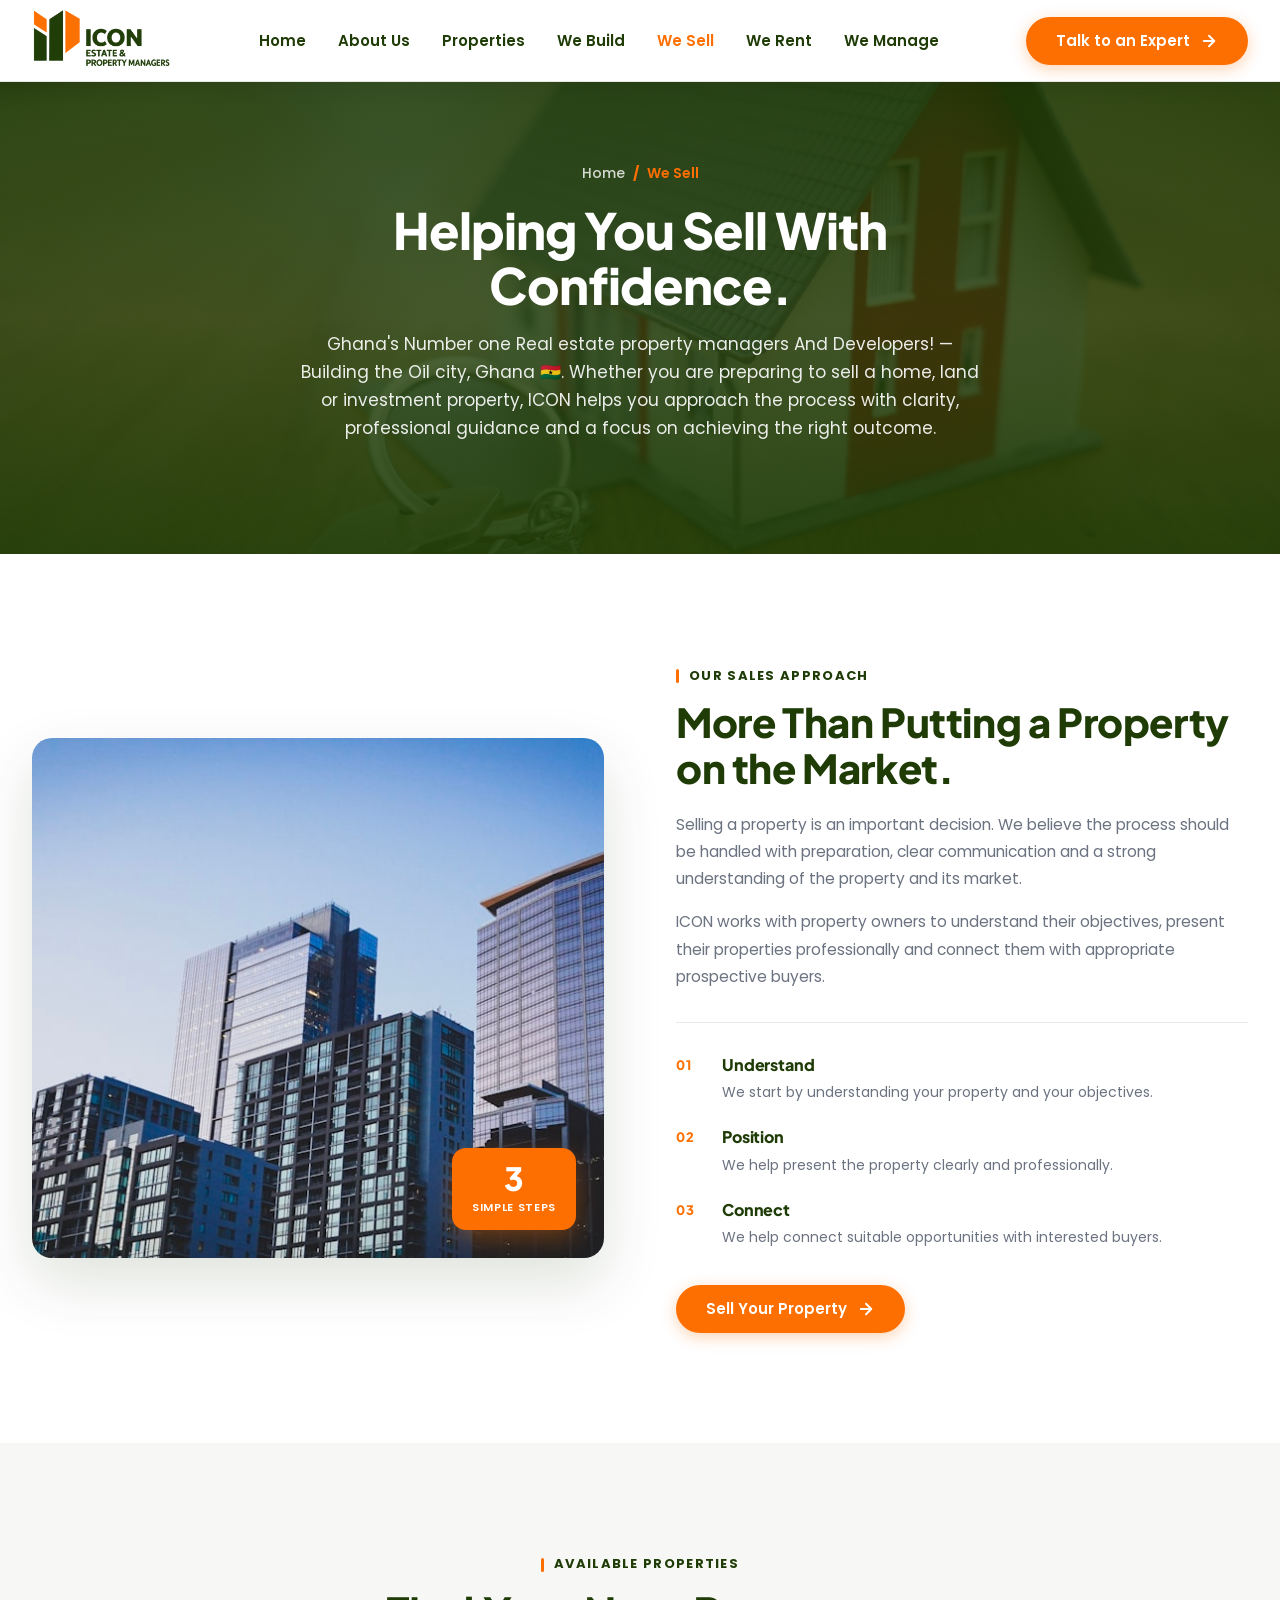
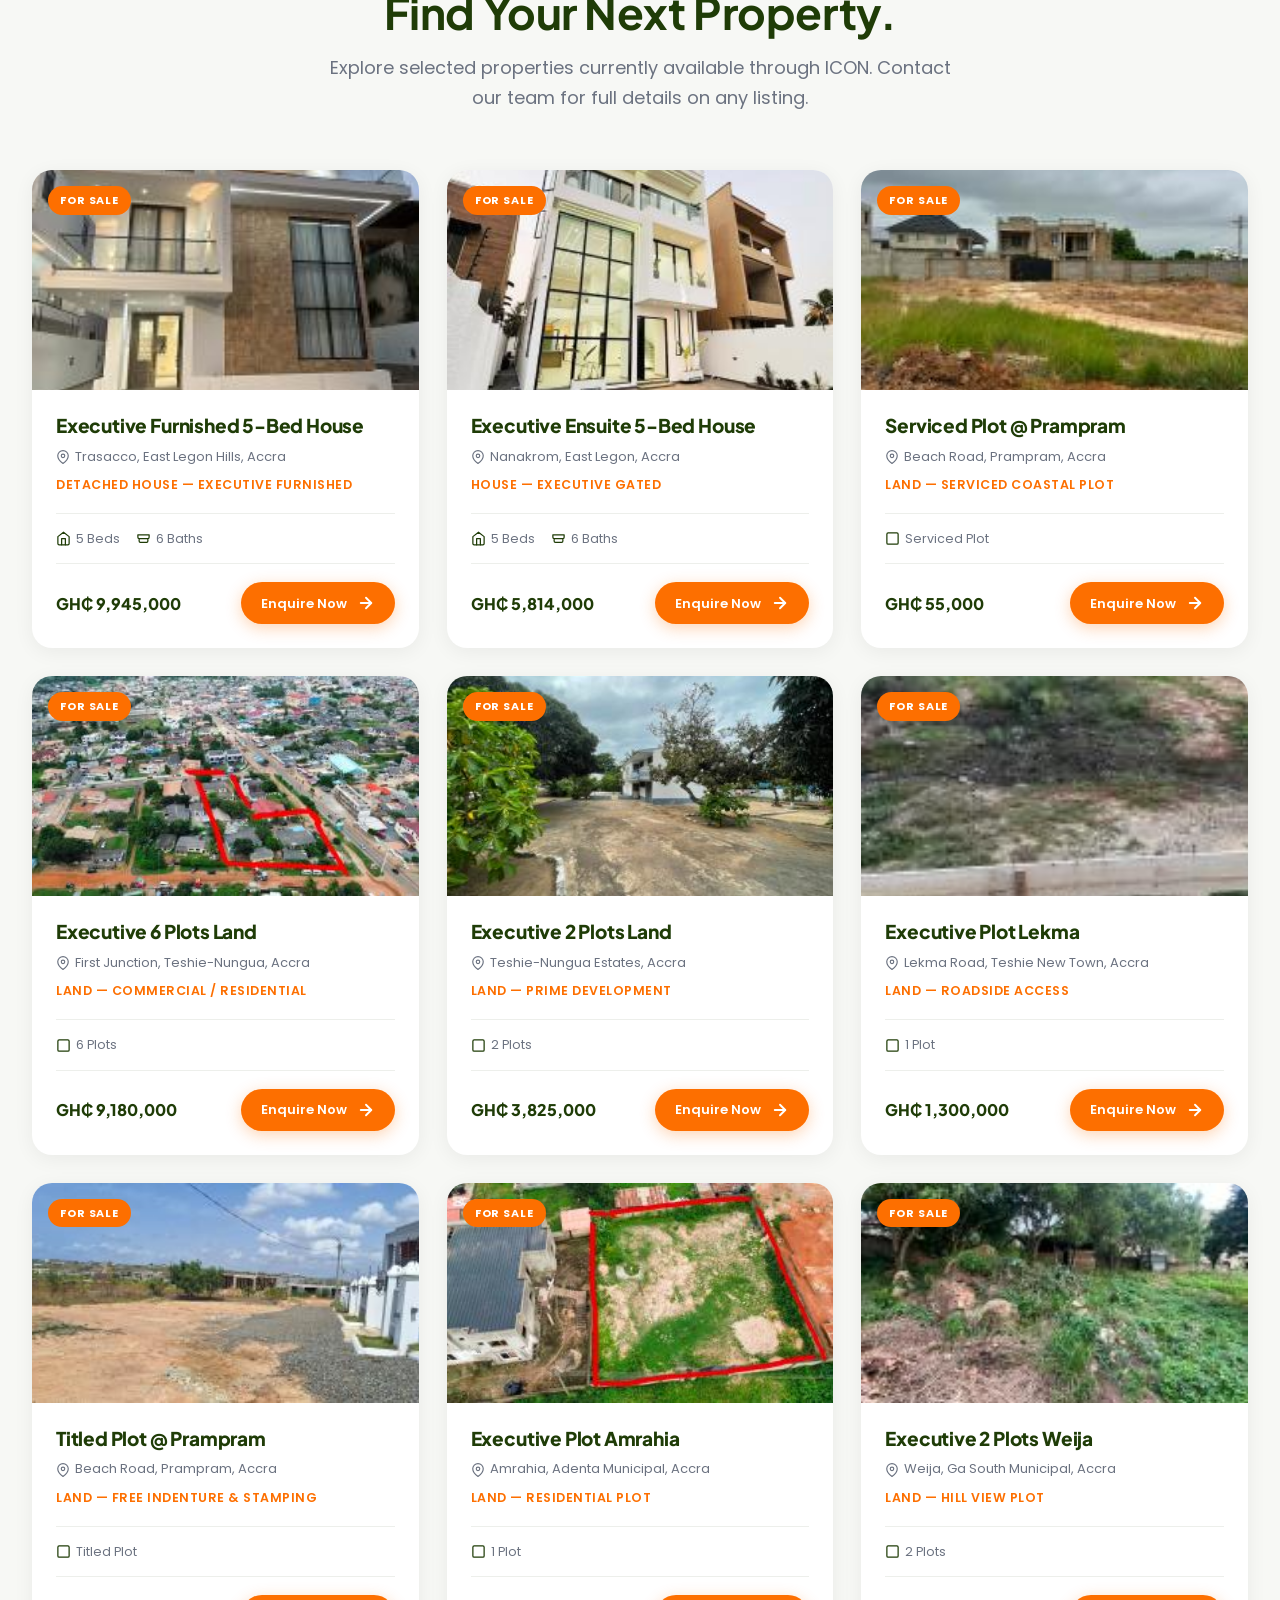
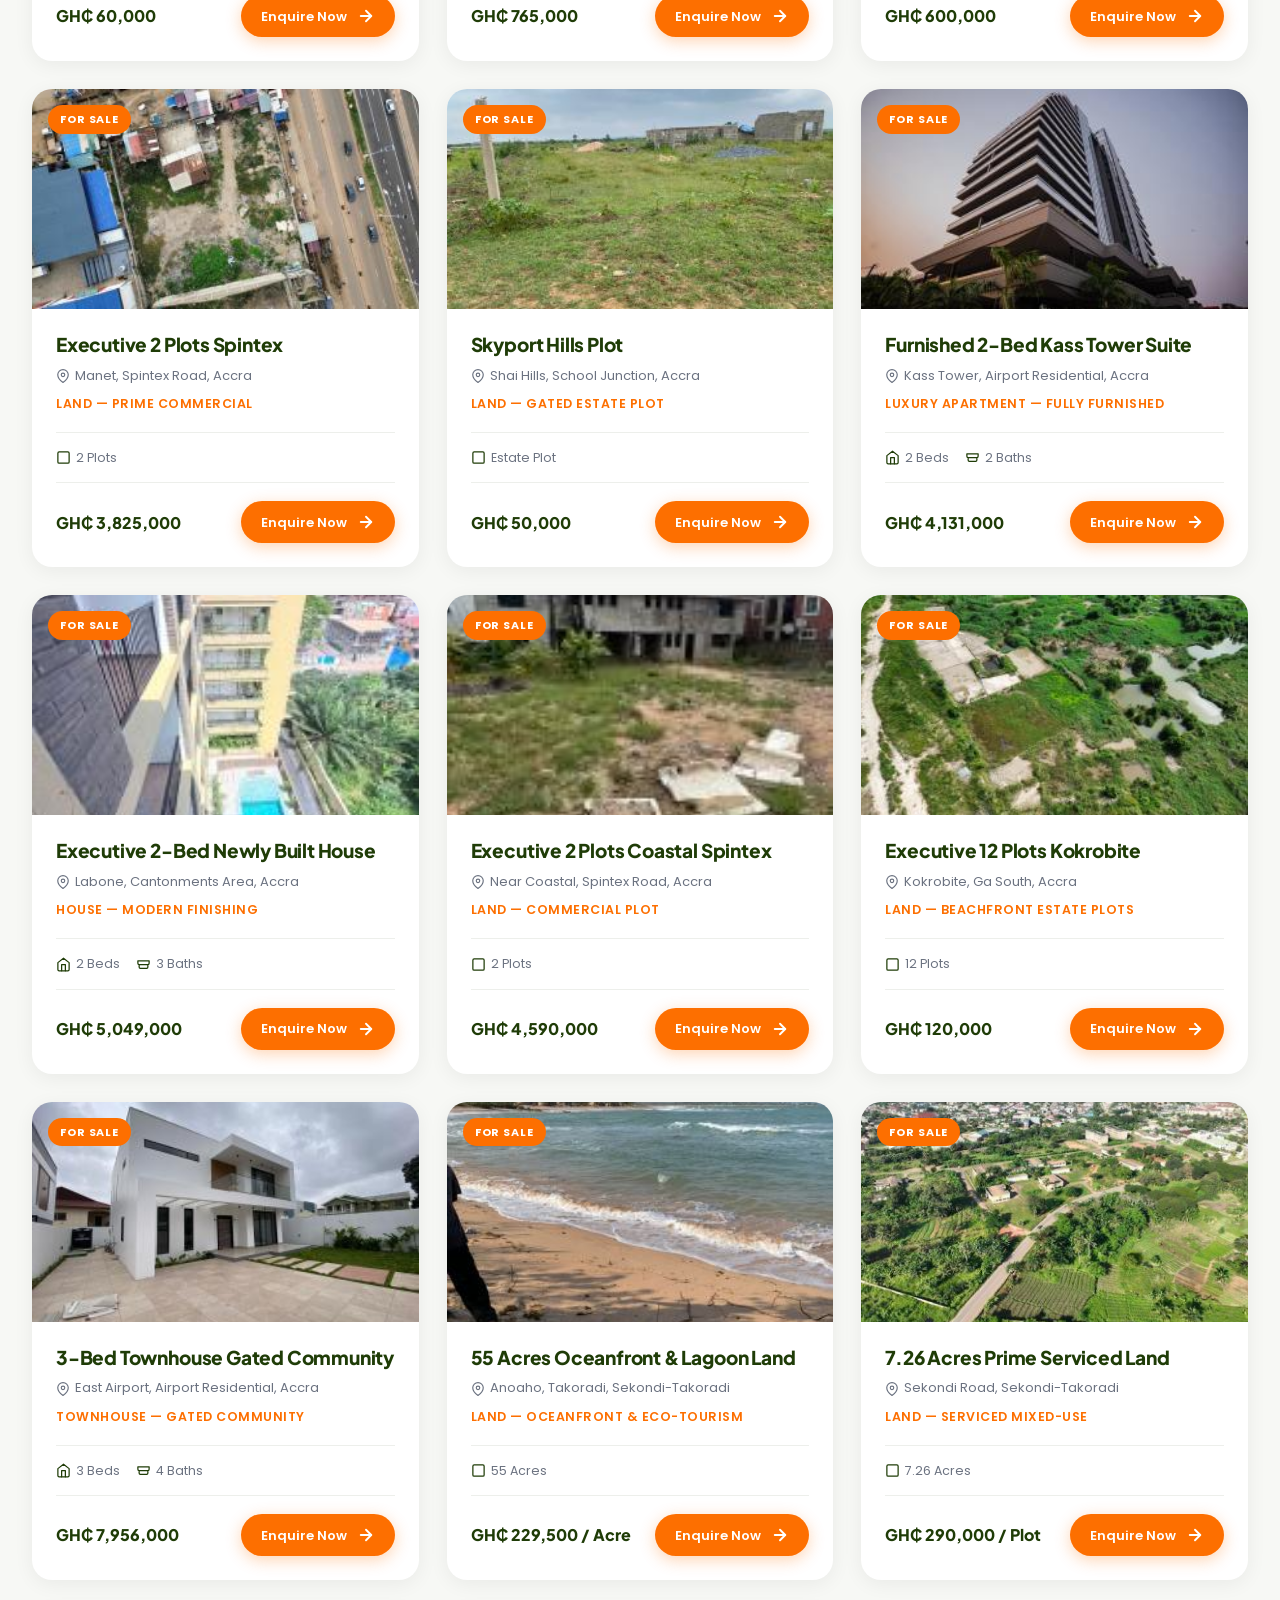
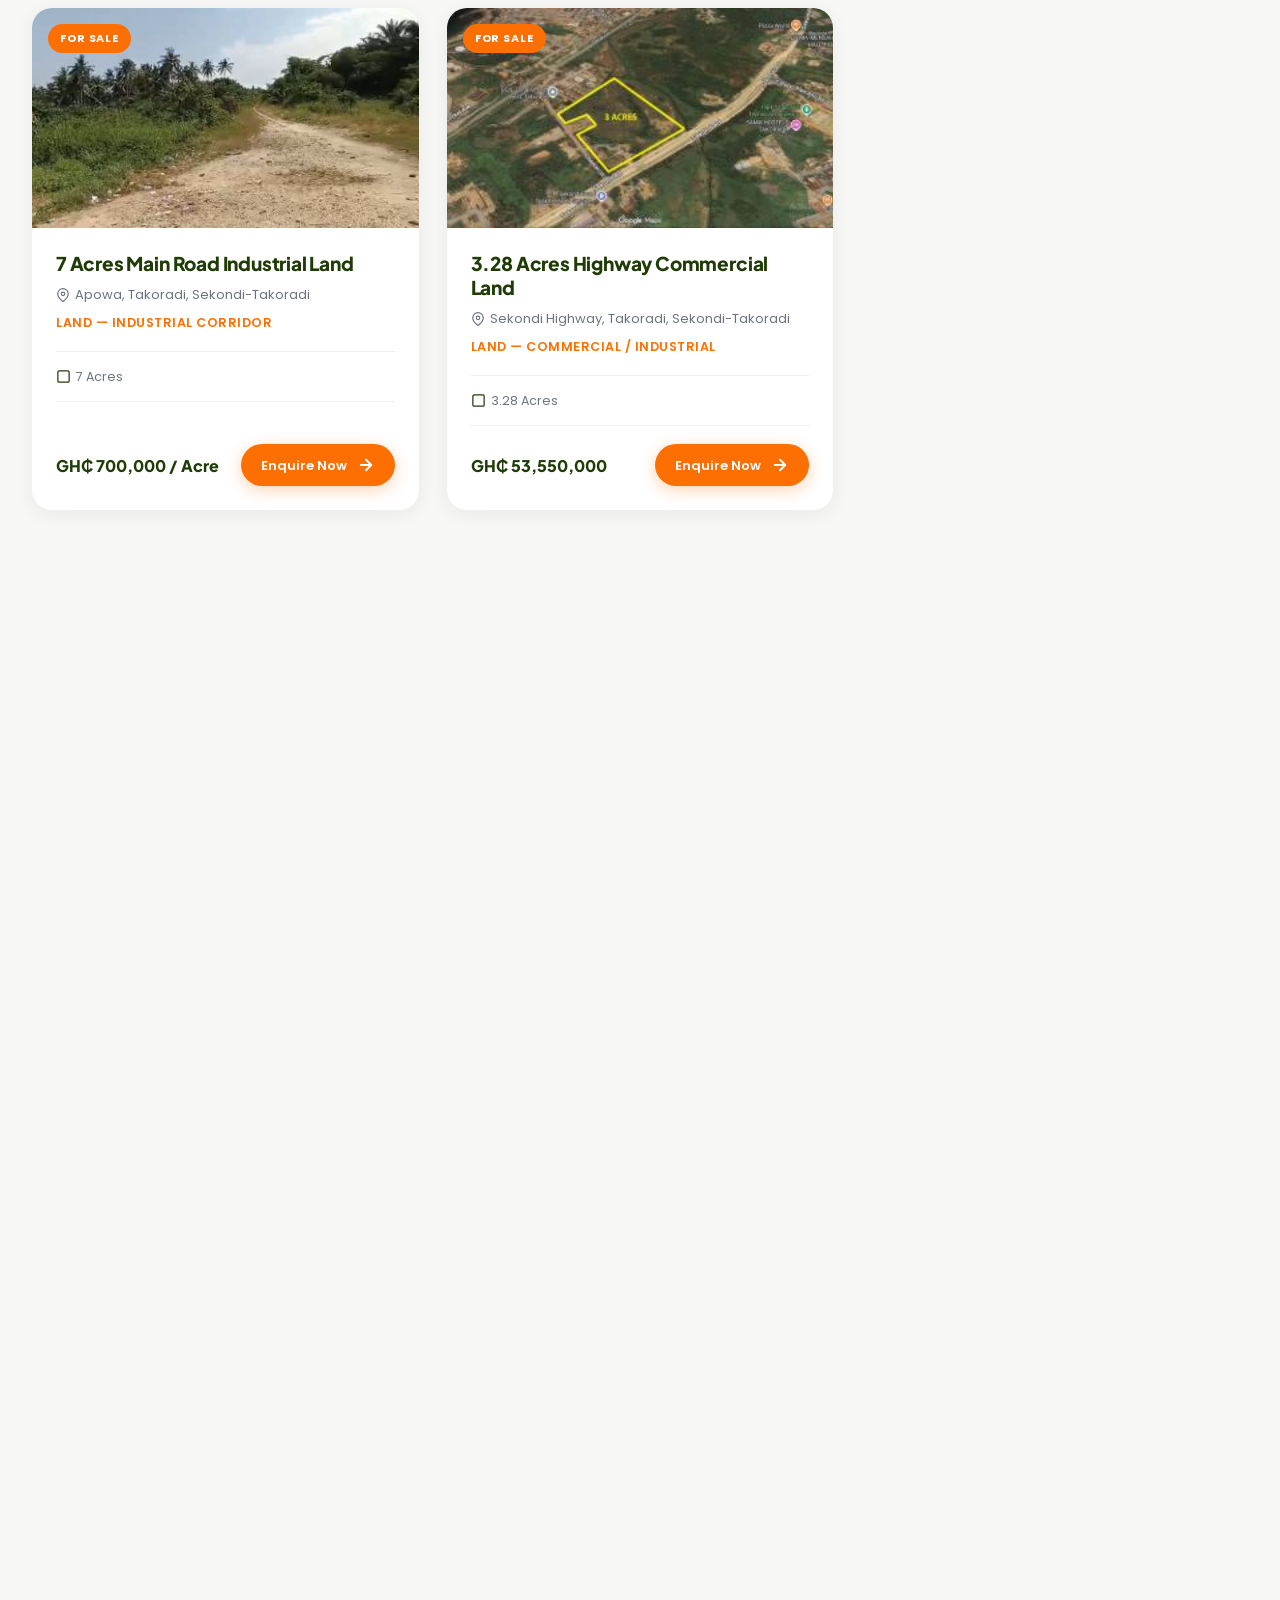
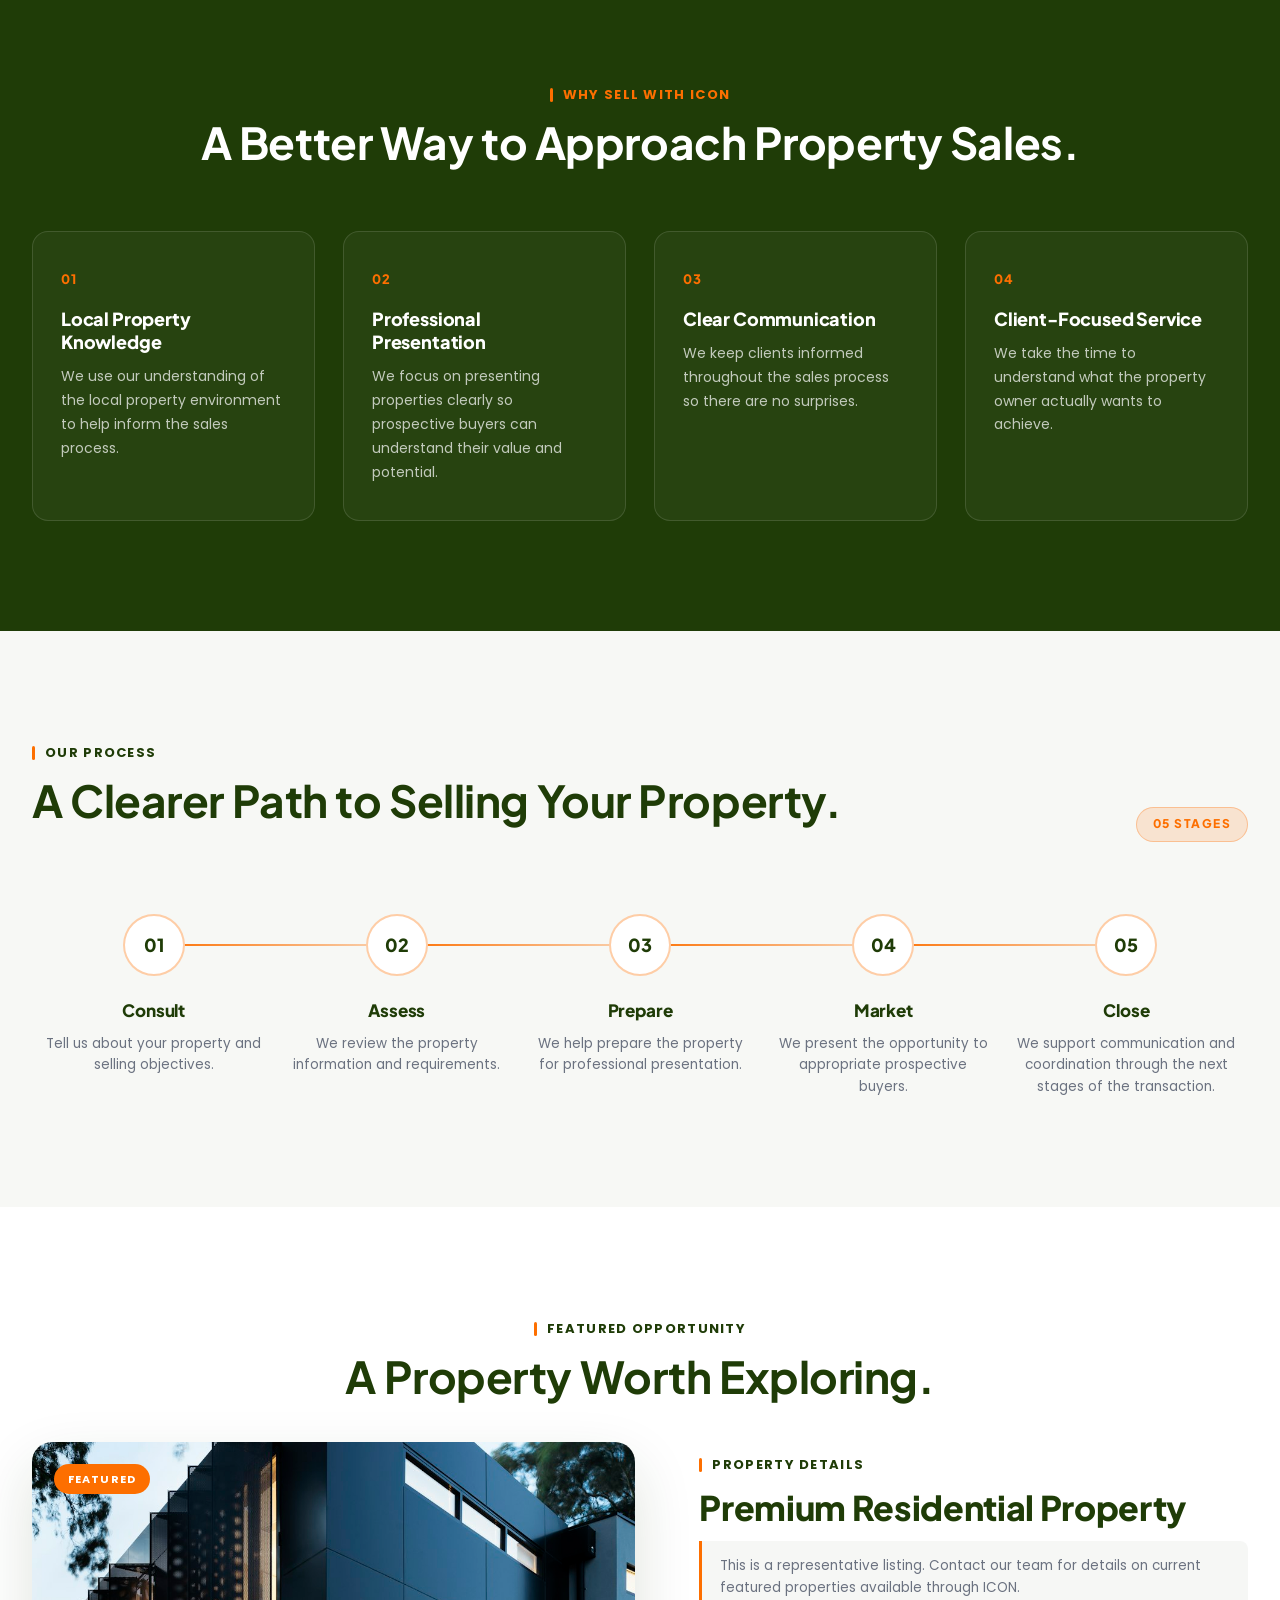
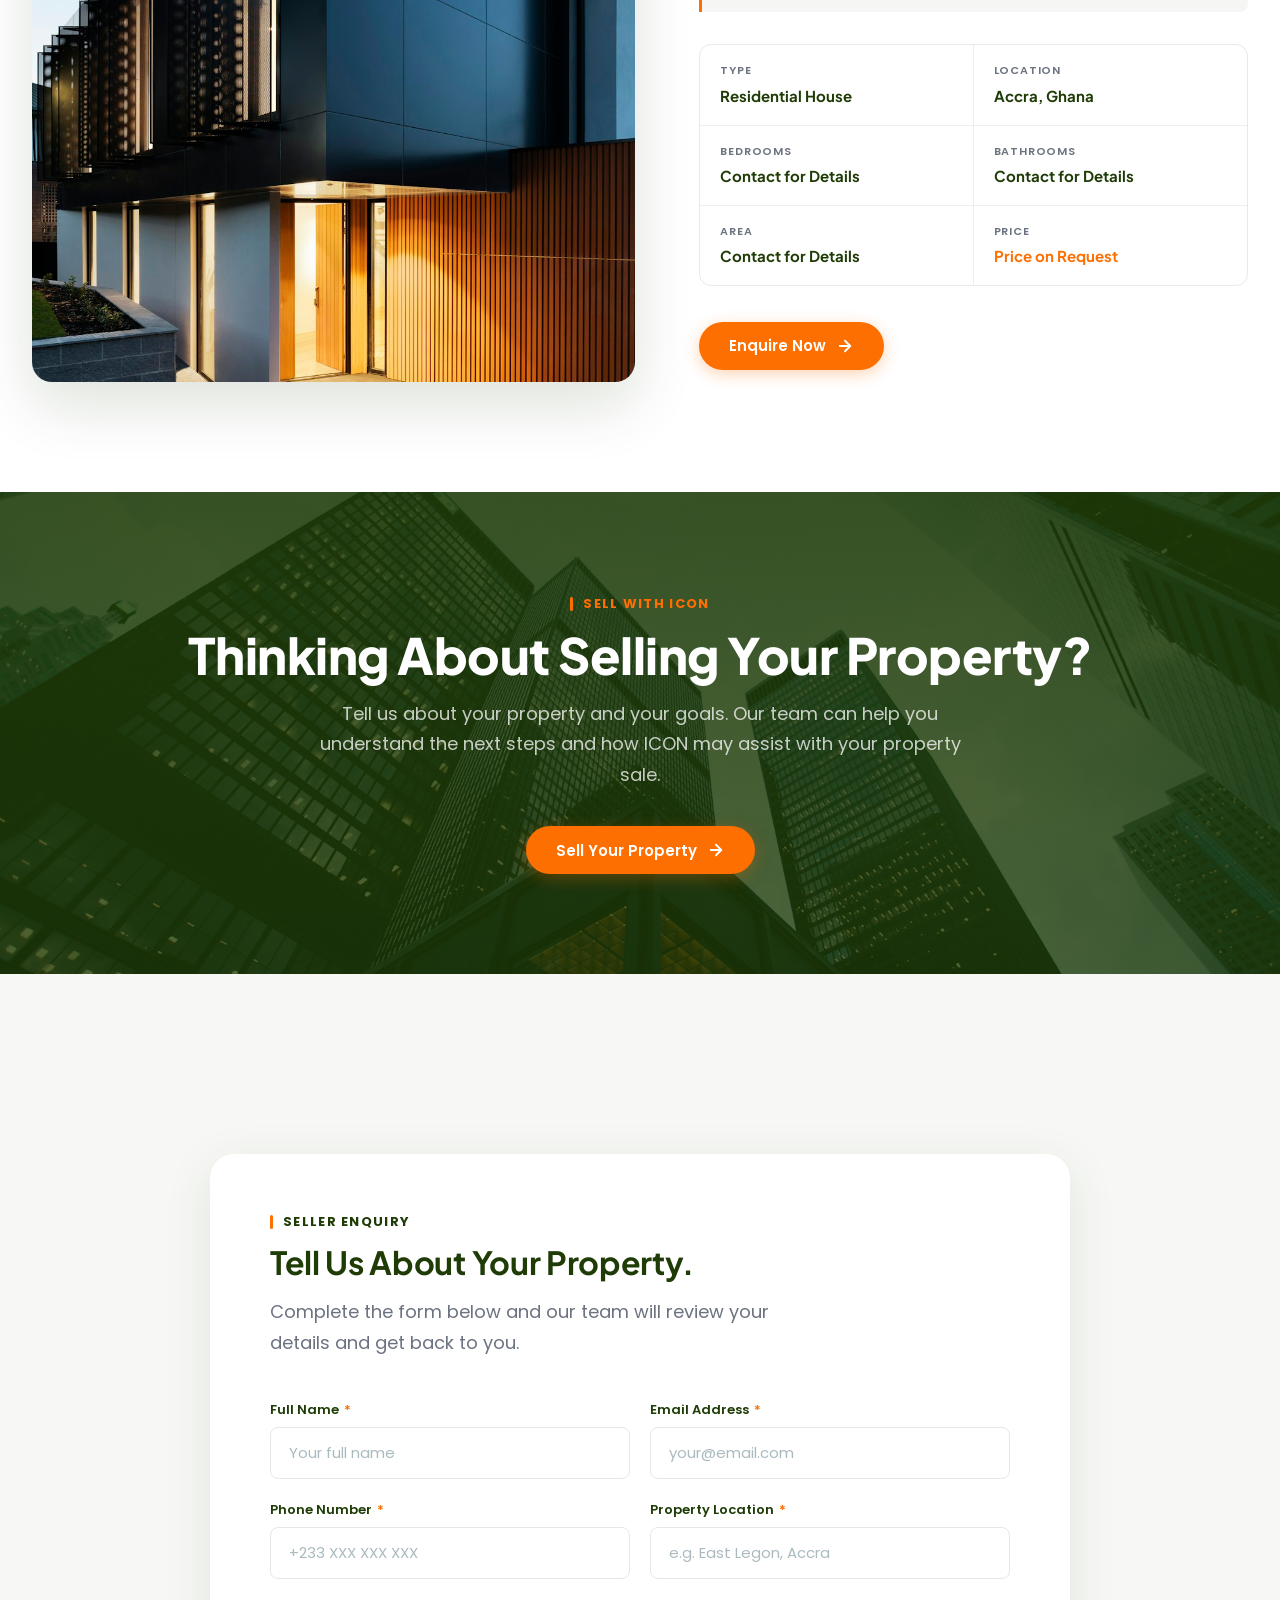
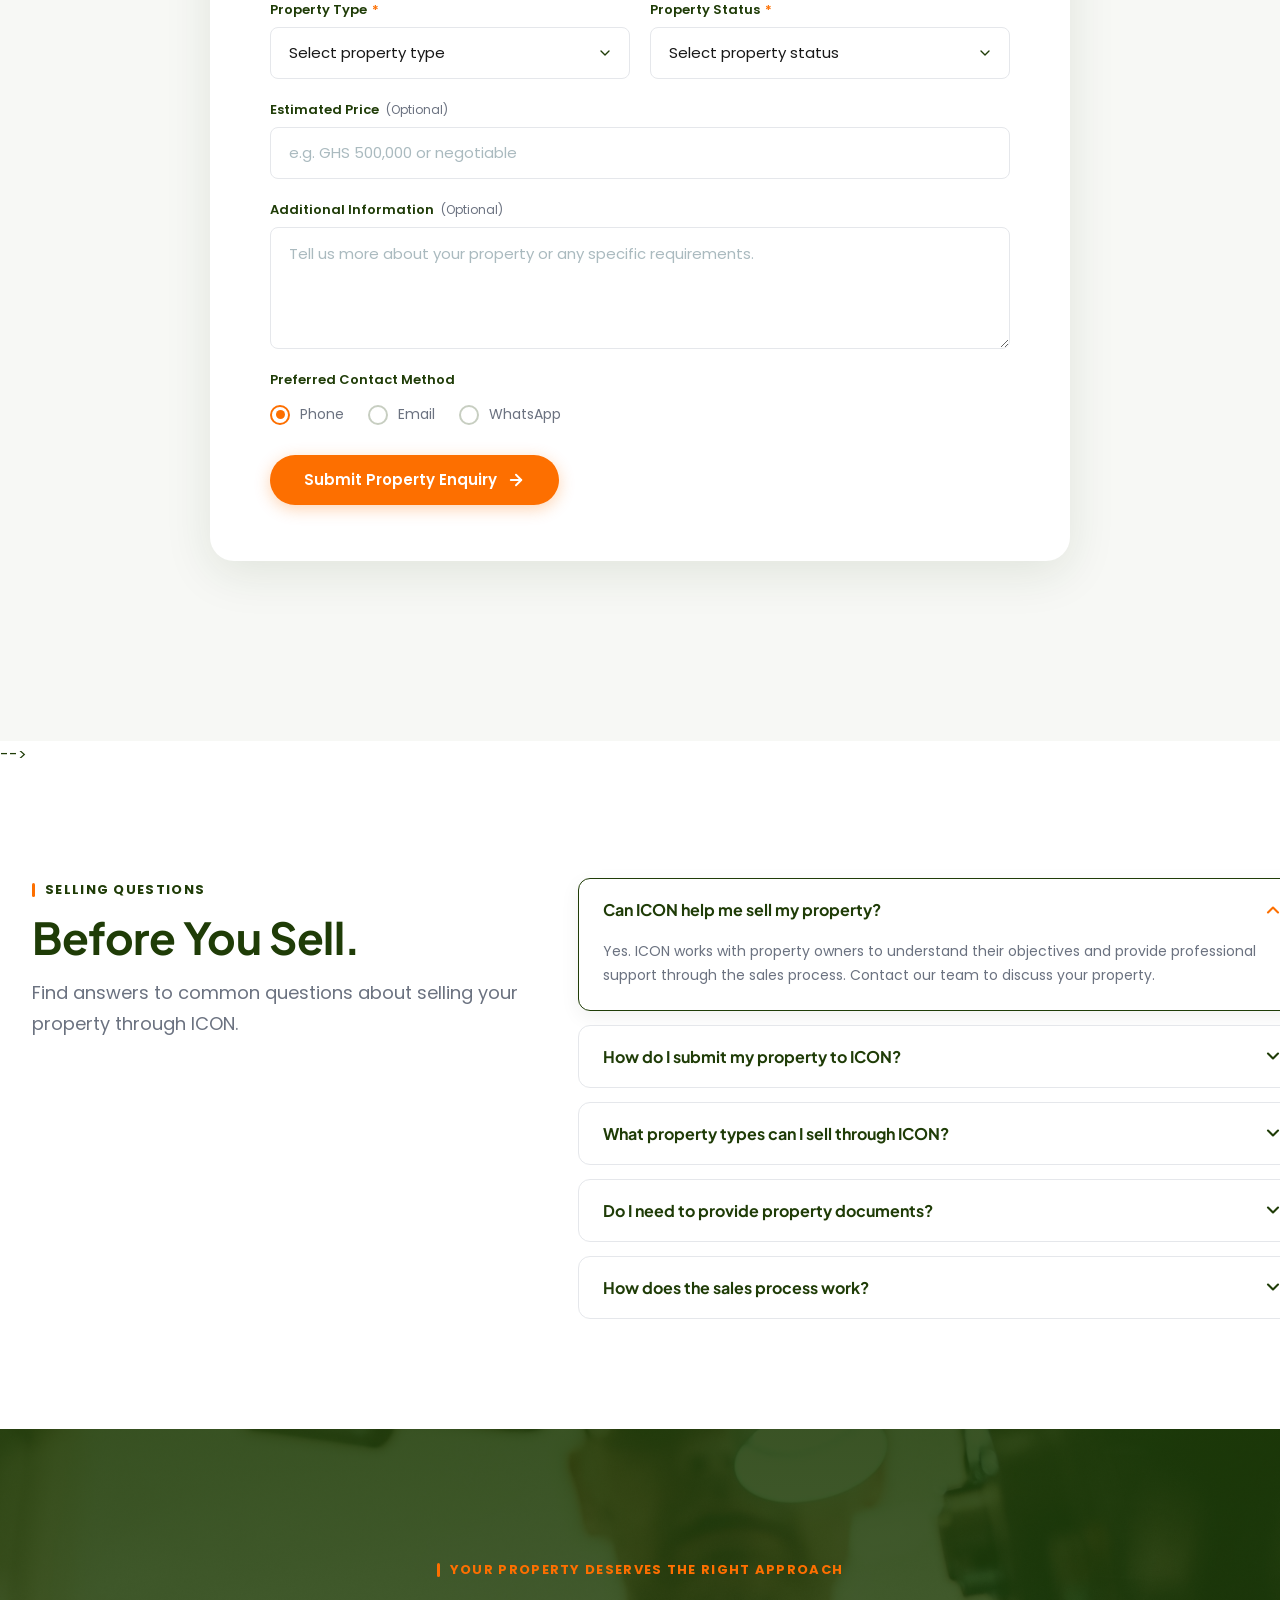
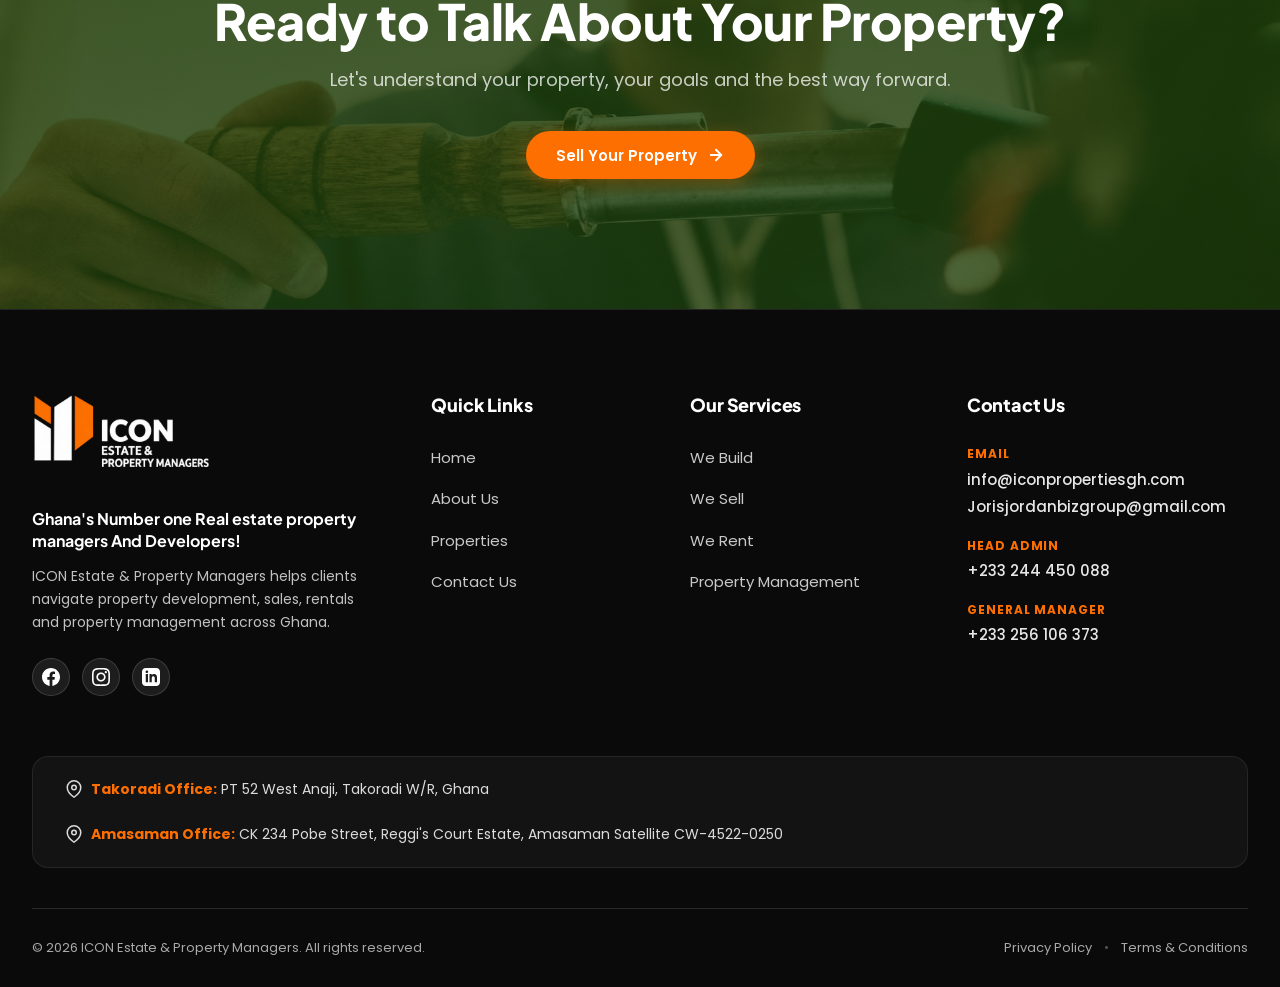
<file: we-sell.html>
<!DOCTYPE html>
<html lang="en">

<head>
    <meta charset="UTF-8">
    <meta name="viewport" content="width=device-width, initial-scale=1.0">
    <title>We Sell Properties | ICON Estate & Property Managers Ghana</title>
    <meta name="description"
        content="Explore properties for sale and discover professional property sales support from ICON Estate & Property Managers in Ghana.">

    <!-- Canonical URL -->
    <link rel="canonical" href="https://IconpropertiesGh.com/we-sell.html">

    <!-- Robots Directive -->
    <meta name="robots" content="index, follow">

    <!-- Favicon & Web Manifest -->
    <link rel="icon" type="image/png" href="images/Fave-icon-logo.png">
    <link rel="manifest" href="site.webmanifest">
    <meta name="theme-color" content="#fd6f00">

    <!-- Open Graph / Facebook -->
    <meta property="og:site_name" content="ICON Properties Ghana">
    <meta property="og:title" content="We Sell Properties | Property Sales Ghana | ICON Estate">
    <meta property="og:description" content="Explore properties for sale and discover professional property sales support from ICON Estate & Property Managers in Ghana.">
    <meta property="og:type" content="website">
    <meta property="og:url" content="https://IconpropertiesGh.com/we-sell.html">
    <meta property="og:image" content="images/unsplash-5404-56a29330.jpg">
    <meta property="og:locale" content="en_US">

    <!-- Twitter / X -->
    <meta name="twitter:card" content="summary_large_image">
    <meta name="twitter:title" content="Properties For Sale Ghana | ICON Estate We Sell">
    <meta name="twitter:description" content="Explore properties for sale and discover professional property sales support from ICON Estate & Property Managers in Ghana.">
    <meta name="twitter:image" content="images/unsplash-5404-56a29330.jpg">

    <!-- Google Fonts -->
    <link rel="preconnect" href="https://fonts.googleapis.com">
    <link rel="preconnect" href="https://fonts.gstatic.com" crossorigin>
    <link
        href="https://fonts.googleapis.com/css2?family=Plus+Jakarta+Sans:wght@600;700;800&family=Poppins:wght@400;500;600;700&display=swap"
        rel="stylesheet">

    <!-- Stylesheet -->
    <link rel="stylesheet" href="css/style.css">

    <!-- JSON-LD Structured Data -->
    <script type="application/ld+json">
    {
      "@context": "https://schema.org",
      "@graph": [
        {
          "@type": "Service",
          "@id": "https://IconpropertiesGh.com/we-sell.html#service",
          "name": "Property Sales & Brokerage Services",
          "serviceType": "Property Brokerage",
          "provider": {
            "@type": "RealEstateAgent",
            "name": "ICON Estate & Property Managers",
            "url": "https://IconpropertiesGh.com/"
          },
          "areaServed": {
            "@type": "Country",
            "name": "Ghana"
          },
          "description": "Professional real estate sales, home marketing, and property listing brokerage services across Ghana."
        },
        {
          "@type": "BreadcrumbList",
          "@id": "https://IconpropertiesGh.com/we-sell.html#breadcrumb",
          "itemListElement": [
            {
              "@type": "ListItem",
              "position": 1,
              "name": "Home",
              "item": "https://IconpropertiesGh.com/"
            },
            {
              "@type": "ListItem",
              "position": 2,
              "name": "We Sell",
              "item": "https://IconpropertiesGh.com/we-sell.html"
            }
          ]
        }
      ]
    }
    </script>
</head>

<body>

    <!-- GLOBAL HEADER -->
    <header class="site-header" id="site-header">
        <div class="container header-container">
            <a href="index.html" class="brand-logo" aria-label="ICON Estate & Property Managers Home">
                <img src="images/Property-Logo.png" alt="ICON Estate & Property Managers Logo" class="header-logo-img">
            </a>

            <nav class="nav-menu" id="nav-menu" aria-label="Main Navigation">
                <ul class="nav-list">
                    <li><a href="index.html" class="nav-link">Home</a></li>
                    <li><a href="about.html" class="nav-link">About Us</a></li>
                    <li><a href="listings.html" class="nav-link">Properties</a></li>
                    <li><a href="we-build.html" class="nav-link">We Build</a></li>
                    <li><a href="we-sell.html" class="nav-link active">We Sell</a></li>
                    <li><a href="we-rent.html" class="nav-link">We Rent</a></li>
                    <li><a href="we-manage.html" class="nav-link">We Manage</a></li>
                </ul>
            </nav>

            <div class="header-actions">
                <a href="contact.html" class="btn btn-primary nav-cta">
                    <span>Talk to an Expert</span>
                    <svg class="btn-arrow" width="18" height="18" viewBox="0 0 24 24" fill="none" stroke="currentColor"
                        stroke-width="2.5" stroke-linecap="round" stroke-linejoin="round">
                        <line x1="5" y1="12" x2="19" y2="12"></line>
                        <polyline points="12 5 19 12 12 19"></polyline>
                    </svg>
                </a>
                <button class="hamburger-toggle" id="hamburger-toggle" aria-expanded="false"
                    aria-controls="mobile-nav-overlay" aria-label="Open Navigation Menu">
                    <span class="hamburger-bar"></span>
                    <span class="hamburger-bar"></span>
                    <span class="hamburger-bar"></span>
                </button>
            </div>
        </div>
    </header>

    <!-- MOBILE NAV DRAWER -->
    <div class="mobile-nav-overlay" id="mobile-nav-overlay" aria-hidden="true">
        <div class="mobile-nav-content">
            <div class="mobile-nav-header">
                <a href="index.html" class="brand-logo">
                    <img src="images/Property-Logo.png" alt="ICON Estate & Property Managers Logo"
                        class="mobile-logo-img">
                </a>
                <button class="mobile-nav-close" id="mobile-nav-close"
                    aria-label="Close Navigation Menu">&times;</button>
            </div>
            <nav class="mobile-nav-links">
                <a href="index.html" class="mobile-link">Home</a>
                <a href="about.html" class="mobile-link">About Us</a>
                <a href="listings.html" class="mobile-link">Properties</a>
                <a href="we-build.html" class="mobile-link">We Build</a>
                <a href="we-sell.html" class="mobile-link active">We Sell</a>
                <a href="we-rent.html" class="mobile-link">We Rent</a>
                <a href="we-manage.html" class="mobile-link">We Manage</a>
            </nav>
            <div class="mobile-nav-footer">
                <a href="contact.html" class="btn btn-primary btn-full mobile-cta">
                    <span>Talk to an Expert</span>
                    <svg class="btn-arrow" width="18" height="18" viewBox="0 0 24 24" fill="none" stroke="currentColor"
                        stroke-width="2.5" stroke-linecap="round" stroke-linejoin="round">
                        <line x1="5" y1="12" x2="19" y2="12"></line>
                        <polyline points="12 5 19 12 12 19"></polyline>
                    </svg>
                </a>
            </div>
        </div>
    </div>

    <main>

        <!-- ==========================================================
             SECTION 01 — BREADCRUMB HERO
        ========================================================== -->
        <section class="about-hero-banner" id="we-sell-hero">
            <img src="images/unsplash-5404-23e869d2.jpg"
                alt="Premium real estate property sales in Ghana" class="about-hero-bg-img">
            <div class="about-hero-overlay"></div>

            <div class="container about-hero-container">
                <nav class="breadcrumb-nav" aria-label="Breadcrumb">
                    <a href="index.html" class="breadcrumb-link">Home</a>
                    <span class="breadcrumb-separator">/</span>
                    <span class="breadcrumb-current">We Sell</span>
                </nav>



                <h1 class="about-hero-title">Helping You Sell With Confidence.</h1>

                <p class="about-hero-subtext">
                    Ghana's Number one Real estate property managers And Developers! — Building the Oil city, Ghana 🇬🇭. Whether you are preparing to sell a home, land or investment property, ICON helps you approach the process with clarity, professional guidance and a focus on achieving the right outcome.
                </p>


            </div>
        </section>

        <!-- ==========================================================
             SECTION 02 — INTRODUCTION: OUR SALES APPROACH
        ========================================================== -->
        <section class="ws-intro-section" id="ws-intro">
            <div class="container">
                <div class="ws-intro-grid">

                    <!-- LEFT: Image -->
                    <div class="ws-intro-img-col">
                        <div class="ws-intro-img-wrap">
                            <img src="images/unsplash-5404-2449630f.jpg"
                                alt="Professional property sales consultation in Accra Ghana" class="ws-intro-img"
                                loading="lazy">
                            <div class="ws-intro-img-badge">
                                <span class="ws-badge-num">3</span>
                                <span class="ws-badge-label">Simple Steps</span>
                            </div>
                        </div>
                    </div>

                    <!-- RIGHT: Content -->
                    <div class="ws-intro-content-col">
                        <span class="section-eyebrow eyebrow-rule">OUR SALES APPROACH</span>
                        <h2 class="ws-intro-title">More Than Putting a Property on the Market.</h2>

                        <p class="ws-intro-desc">
                            Selling a property is an important decision. We believe the process should be handled with
                            preparation, clear communication and a strong understanding of the property and its market.
                        </p>
                        <p class="ws-intro-desc">
                            ICON works with property owners to understand their objectives, present their properties
                            professionally and connect them with appropriate prospective buyers.
                        </p>

                        <!-- 3 Approach Points -->
                        <div class="ws-approach-points">

                            <div class="ws-approach-item">
                                <span class="ws-approach-num">01</span>
                                <div class="ws-approach-body">
                                    <h3 class="ws-approach-title">Understand</h3>
                                    <p class="ws-approach-desc">We start by understanding your property and your
                                        objectives.</p>
                                </div>
                            </div>

                            <div class="ws-approach-item">
                                <span class="ws-approach-num">02</span>
                                <div class="ws-approach-body">
                                    <h3 class="ws-approach-title">Position</h3>
                                    <p class="ws-approach-desc">We help present the property clearly and
                                        professionally.</p>
                                </div>
                            </div>

                            <div class="ws-approach-item">
                                <span class="ws-approach-num">03</span>
                                <div class="ws-approach-body">
                                    <h3 class="ws-approach-title">Connect</h3>
                                    <p class="ws-approach-desc">We help connect suitable opportunities with interested
                                        buyers.</p>
                                </div>
                            </div>

                        </div>

                        <a href="#ws-seller-form" class="btn btn-primary mt-36">
                            <span>Sell Your Property</span>
                            <svg class="btn-arrow" width="18" height="18" viewBox="0 0 24 24" fill="none"
                                stroke="currentColor" stroke-width="2.5" stroke-linecap="round" stroke-linejoin="round">
                                <line x1="5" y1="12" x2="19" y2="12"></line>
                                <polyline points="12 5 19 12 12 19"></polyline>
                            </svg>
                        </a>
                    </div>

                </div>
            </div>
        </section>

        <!-- ==========================================================
             SECTION 03 — PROPERTY LISTINGS
        ========================================================== -->
        <section class="ws-listings-section" id="ws-listings">
            <div class="container">
                <div class="text-center ws-listings-header reveal-on-scroll">
                    <span class="section-eyebrow eyebrow-rule">AVAILABLE PROPERTIES</span>
                    <h2 class="section-title">Find Your Next Property.</h2>
                    <p class="section-description max-w-650">
                        Explore selected properties currently available through ICON. Contact our team for full details
                        on any listing.
                    </p>
                </div>

                <div class="ws-property-grid reveal-grid">

                    <!-- CARD 01 — Executive Furnished 5-Bed House -->
                    <article class="ws-prop-card reveal-card" aria-label="Property listing">
                        <div class="ws-prop-img-wrap">
                            <img src="images/ppg-sale-trasacco-5bed.jpg" alt="Executive Furnished 5 Bedroom House in Trasacco, Accra" class="ws-prop-img" loading="lazy">
                            <span class="ws-prop-badge">FOR SALE</span>
                        </div>
                        <div class="ws-prop-body">
                            <h3 class="ws-prop-title">Executive Furnished 5-Bed House</h3>
                            <p class="ws-prop-location">
                                <svg width="14" height="14" viewBox="0 0 24 24" fill="none" stroke="currentColor" stroke-width="2" stroke-linecap="round" stroke-linejoin="round" aria-hidden="true"><path d="M21 10c0 7-9 13-9 13s-9-6-9-13a9 9 0 0 1 18 0z"></path><circle cx="12" cy="10" r="3"></circle></svg>
                                Trasacco, East Legon Hills, Accra
                            </p>
                            <p class="ws-prop-type">Detached House — Executive Furnished</p>
                            <div class="ws-prop-specs">
                                <span class="ws-spec-item"><svg width="15" height="15" viewBox="0 0 24 24" fill="none" stroke="currentColor" stroke-width="2" stroke-linecap="round" stroke-linejoin="round" aria-hidden="true"><path d="M3 9l9-7 9 7v11a2 2 0 0 1-2 2H5a2 2 0 0 1-2-2z"></path><polyline points="9 22 9 12 15 12 15 22"></polyline></svg> 5 Beds</span>
                                <span class="ws-spec-item"><svg width="15" height="15" viewBox="0 0 24 24" fill="none" stroke="currentColor" stroke-width="2" stroke-linecap="round" stroke-linejoin="round" aria-hidden="true"><path d="M5 12H19M5 12a2 2 0 0 1-2-2V6h18v4a2 2 0 0 1-2 2M5 12v4a2 2 0 0 0 2 2h10a2 2 0 0 0 2-2v-4"></path></svg> 6 Baths</span>
                            </div>
                            <div class="ws-prop-footer">
                                <span class="ws-prop-price">GH₵ 9,945,000</span>
                                <a href="#ws-seller-form" class="btn btn-primary ws-prop-cta">
                                    <span>Enquire Now</span>
                                    <svg class="btn-arrow" width="16" height="16" viewBox="0 0 24 24" fill="none" stroke="currentColor" stroke-width="2.5" stroke-linecap="round" stroke-linejoin="round"><line x1="5" y1="12" x2="19" y2="12"></line><polyline points="12 5 19 12 12 19"></polyline></svg>
                                </a>
                            </div>
                        </div>
                    </article>

                    <!-- CARD 02 — Executive Ensuite 5-Bed House -->
                    <article class="ws-prop-card reveal-card" aria-label="Property listing">
                        <div class="ws-prop-img-wrap">
                            <img src="images/ppg-sale-nanakrom-5bed.jpg" alt="Executive Ensuite 5 Bedroom House in Nanakrom, Accra" class="ws-prop-img" loading="lazy">
                            <span class="ws-prop-badge">FOR SALE</span>
                        </div>
                        <div class="ws-prop-body">
                            <h3 class="ws-prop-title">Executive Ensuite 5-Bed House</h3>
                            <p class="ws-prop-location">
                                <svg width="14" height="14" viewBox="0 0 24 24" fill="none" stroke="currentColor" stroke-width="2" stroke-linecap="round" stroke-linejoin="round" aria-hidden="true"><path d="M21 10c0 7-9 13-9 13s-9-6-9-13a9 9 0 0 1 18 0z"></path><circle cx="12" cy="10" r="3"></circle></svg>
                                Nanakrom, East Legon, Accra
                            </p>
                            <p class="ws-prop-type">House — Executive Gated</p>
                            <div class="ws-prop-specs">
                                <span class="ws-spec-item"><svg width="15" height="15" viewBox="0 0 24 24" fill="none" stroke="currentColor" stroke-width="2" stroke-linecap="round" stroke-linejoin="round" aria-hidden="true"><path d="M3 9l9-7 9 7v11a2 2 0 0 1-2 2H5a2 2 0 0 1-2-2z"></path><polyline points="9 22 9 12 15 12 15 22"></polyline></svg> 5 Beds</span>
                                <span class="ws-spec-item"><svg width="15" height="15" viewBox="0 0 24 24" fill="none" stroke="currentColor" stroke-width="2" stroke-linecap="round" stroke-linejoin="round" aria-hidden="true"><path d="M5 12H19M5 12a2 2 0 0 1-2-2V6h18v4a2 2 0 0 1-2 2M5 12v4a2 2 0 0 0 2 2h10a2 2 0 0 0 2-2v-4"></path></svg> 6 Baths</span>
                            </div>
                            <div class="ws-prop-footer">
                                <span class="ws-prop-price">GH₵ 5,814,000</span>
                                <a href="#ws-seller-form" class="btn btn-primary ws-prop-cta">
                                    <span>Enquire Now</span>
                                    <svg class="btn-arrow" width="16" height="16" viewBox="0 0 24 24" fill="none" stroke="currentColor" stroke-width="2.5" stroke-linecap="round" stroke-linejoin="round"><line x1="5" y1="12" x2="19" y2="12"></line><polyline points="12 5 19 12 12 19"></polyline></svg>
                                </a>
                            </div>
                        </div>
                    </article>

                    <!-- CARD 03 — Serviced Plot Prampram -->
                    <article class="ws-prop-card reveal-card" aria-label="Property listing">
                        <div class="ws-prop-img-wrap">
                            <img src="images/ppg-sale-prampram-land.jpg" alt="Land For Sale at Beach Road Prampram, Accra" class="ws-prop-img" loading="lazy">
                            <span class="ws-prop-badge">FOR SALE</span>
                        </div>
                        <div class="ws-prop-body">
                            <h3 class="ws-prop-title">Serviced Plot @ Prampram</h3>
                            <p class="ws-prop-location">
                                <svg width="14" height="14" viewBox="0 0 24 24" fill="none" stroke="currentColor" stroke-width="2" stroke-linecap="round" stroke-linejoin="round" aria-hidden="true"><path d="M21 10c0 7-9 13-9 13s-9-6-9-13a9 9 0 0 1 18 0z"></path><circle cx="12" cy="10" r="3"></circle></svg>
                                Beach Road, Prampram, Accra
                            </p>
                            <p class="ws-prop-type">Land — Serviced Coastal Plot</p>
                            <div class="ws-prop-specs">
                                <span class="ws-spec-item"><svg width="15" height="15" viewBox="0 0 24 24" fill="none" stroke="currentColor" stroke-width="2" stroke-linecap="round" stroke-linejoin="round" aria-hidden="true"><rect x="3" y="3" width="18" height="18" rx="2" ry="2"></rect></svg> Serviced Plot</span>
                            </div>
                            <div class="ws-prop-footer">
                                <span class="ws-prop-price">GH₵ 55,000</span>
                                <a href="#ws-seller-form" class="btn btn-primary ws-prop-cta">
                                    <span>Enquire Now</span>
                                    <svg class="btn-arrow" width="16" height="16" viewBox="0 0 24 24" fill="none" stroke="currentColor" stroke-width="2.5" stroke-linecap="round" stroke-linejoin="round"><line x1="5" y1="12" x2="19" y2="12"></line><polyline points="12 5 19 12 12 19"></polyline></svg>
                                </a>
                            </div>
                        </div>
                    </article>

                    <!-- CARD 04 — Executive 6 Plots Teshie -->
                    <article class="ws-prop-card reveal-card" aria-label="Property listing">
                        <div class="ws-prop-img-wrap">
                            <img src="images/ppg-sale-teshie-6plots.jpg" alt="Executive 6 Plots Land For Sale in Teshie, Accra" class="ws-prop-img" loading="lazy">
                            <span class="ws-prop-badge">FOR SALE</span>
                        </div>
                        <div class="ws-prop-body">
                            <h3 class="ws-prop-title">Executive 6 Plots Land</h3>
                            <p class="ws-prop-location">
                                <svg width="14" height="14" viewBox="0 0 24 24" fill="none" stroke="currentColor" stroke-width="2" stroke-linecap="round" stroke-linejoin="round" aria-hidden="true"><path d="M21 10c0 7-9 13-9 13s-9-6-9-13a9 9 0 0 1 18 0z"></path><circle cx="12" cy="10" r="3"></circle></svg>
                                First Junction, Teshie-Nungua, Accra
                            </p>
                            <p class="ws-prop-type">Land — Commercial / Residential</p>
                            <div class="ws-prop-specs">
                                <span class="ws-spec-item"><svg width="15" height="15" viewBox="0 0 24 24" fill="none" stroke="currentColor" stroke-width="2" stroke-linecap="round" stroke-linejoin="round" aria-hidden="true"><rect x="3" y="3" width="18" height="18" rx="2" ry="2"></rect></svg> 6 Plots</span>
                            </div>
                            <div class="ws-prop-footer">
                                <span class="ws-prop-price">GH₵ 9,180,000</span>
                                <a href="#ws-seller-form" class="btn btn-primary ws-prop-cta">
                                    <span>Enquire Now</span>
                                    <svg class="btn-arrow" width="16" height="16" viewBox="0 0 24 24" fill="none" stroke="currentColor" stroke-width="2.5" stroke-linecap="round" stroke-linejoin="round"><line x1="5" y1="12" x2="19" y2="12"></line><polyline points="12 5 19 12 12 19"></polyline></svg>
                                </a>
                            </div>
                        </div>
                    </article>

                    <!-- CARD 05 — Executive 2 Plots Teshie -->
                    <article class="ws-prop-card reveal-card" aria-label="Property listing">
                        <div class="ws-prop-img-wrap">
                            <img src="images/ppg-sale-teshie-2plots.jpg" alt="Executive 2 Plots Land in Teshie-Nungua, Accra" class="ws-prop-img" loading="lazy">
                            <span class="ws-prop-badge">FOR SALE</span>
                        </div>
                        <div class="ws-prop-body">
                            <h3 class="ws-prop-title">Executive 2 Plots Land</h3>
                            <p class="ws-prop-location">
                                <svg width="14" height="14" viewBox="0 0 24 24" fill="none" stroke="currentColor" stroke-width="2" stroke-linecap="round" stroke-linejoin="round" aria-hidden="true"><path d="M21 10c0 7-9 13-9 13s-9-6-9-13a9 9 0 0 1 18 0z"></path><circle cx="12" cy="10" r="3"></circle></svg>
                                Teshie-Nungua Estates, Accra
                            </p>
                            <p class="ws-prop-type">Land — Prime Development</p>
                            <div class="ws-prop-specs">
                                <span class="ws-spec-item"><svg width="15" height="15" viewBox="0 0 24 24" fill="none" stroke="currentColor" stroke-width="2" stroke-linecap="round" stroke-linejoin="round" aria-hidden="true"><rect x="3" y="3" width="18" height="18" rx="2" ry="2"></rect></svg> 2 Plots</span>
                            </div>
                            <div class="ws-prop-footer">
                                <span class="ws-prop-price">GH₵ 3,825,000</span>
                                <a href="#ws-seller-form" class="btn btn-primary ws-prop-cta">
                                    <span>Enquire Now</span>
                                    <svg class="btn-arrow" width="16" height="16" viewBox="0 0 24 24" fill="none" stroke="currentColor" stroke-width="2.5" stroke-linecap="round" stroke-linejoin="round"><line x1="5" y1="12" x2="19" y2="12"></line><polyline points="12 5 19 12 12 19"></polyline></svg>
                                </a>
                            </div>
                        </div>
                    </article>

                    <!-- CARD 06 — Executive Plot Lekma -->
                    <article class="ws-prop-card reveal-card" aria-label="Property listing">
                        <div class="ws-prop-img-wrap">
                            <img src="images/ppg-sale-lekma-plot.jpg" alt="Executive Plot Land For Sale on Lekma Road, Accra" class="ws-prop-img" loading="lazy">
                            <span class="ws-prop-badge">FOR SALE</span>
                        </div>
                        <div class="ws-prop-body">
                            <h3 class="ws-prop-title">Executive Plot Lekma</h3>
                            <p class="ws-prop-location">
                                <svg width="14" height="14" viewBox="0 0 24 24" fill="none" stroke="currentColor" stroke-width="2" stroke-linecap="round" stroke-linejoin="round" aria-hidden="true"><path d="M21 10c0 7-9 13-9 13s-9-6-9-13a9 9 0 0 1 18 0z"></path><circle cx="12" cy="10" r="3"></circle></svg>
                                Lekma Road, Teshie New Town, Accra
                            </p>
                            <p class="ws-prop-type">Land — Roadside Access</p>
                            <div class="ws-prop-specs">
                                <span class="ws-spec-item"><svg width="15" height="15" viewBox="0 0 24 24" fill="none" stroke="currentColor" stroke-width="2" stroke-linecap="round" stroke-linejoin="round" aria-hidden="true"><rect x="3" y="3" width="18" height="18" rx="2" ry="2"></rect></svg> 1 Plot</span>
                            </div>
                            <div class="ws-prop-footer">
                                <span class="ws-prop-price">GH₵ 1,300,000</span>
                                <a href="#ws-seller-form" class="btn btn-primary ws-prop-cta">
                                    <span>Enquire Now</span>
                                    <svg class="btn-arrow" width="16" height="16" viewBox="0 0 24 24" fill="none" stroke="currentColor" stroke-width="2.5" stroke-linecap="round" stroke-linejoin="round"><line x1="5" y1="12" x2="19" y2="12"></line><polyline points="12 5 19 12 12 19"></polyline></svg>
                                </a>
                            </div>
                        </div>
                    </article>

                    <!-- CARD 07 — Titled Lands Prampram -->
                    <article class="ws-prop-card reveal-card" aria-label="Property listing">
                        <div class="ws-prop-img-wrap">
                            <img src="images/ppg-sale-prampram-indenture.jpg" alt="Free Indenture & Court Stamping Land in Prampram, Accra" class="ws-prop-img" loading="lazy">
                            <span class="ws-prop-badge">FOR SALE</span>
                        </div>
                        <div class="ws-prop-body">
                            <h3 class="ws-prop-title">Titled Plot @ Prampram</h3>
                            <p class="ws-prop-location">
                                <svg width="14" height="14" viewBox="0 0 24 24" fill="none" stroke="currentColor" stroke-width="2" stroke-linecap="round" stroke-linejoin="round" aria-hidden="true"><path d="M21 10c0 7-9 13-9 13s-9-6-9-13a9 9 0 0 1 18 0z"></path><circle cx="12" cy="10" r="3"></circle></svg>
                                Beach Road, Prampram, Accra
                            </p>
                            <p class="ws-prop-type">Land — Free Indenture & Stamping</p>
                            <div class="ws-prop-specs">
                                <span class="ws-spec-item"><svg width="15" height="15" viewBox="0 0 24 24" fill="none" stroke="currentColor" stroke-width="2" stroke-linecap="round" stroke-linejoin="round" aria-hidden="true"><rect x="3" y="3" width="18" height="18" rx="2" ry="2"></rect></svg> Titled Plot</span>
                            </div>
                            <div class="ws-prop-footer">
                                <span class="ws-prop-price">GH₵ 60,000</span>
                                <a href="#ws-seller-form" class="btn btn-primary ws-prop-cta">
                                    <span>Enquire Now</span>
                                    <svg class="btn-arrow" width="16" height="16" viewBox="0 0 24 24" fill="none" stroke="currentColor" stroke-width="2.5" stroke-linecap="round" stroke-linejoin="round"><line x1="5" y1="12" x2="19" y2="12"></line><polyline points="12 5 19 12 12 19"></polyline></svg>
                                </a>
                            </div>
                        </div>
                    </article>

                    <!-- CARD 08 — Executive Plot Amrahia -->
                    <article class="ws-prop-card reveal-card" aria-label="Property listing">
                        <div class="ws-prop-img-wrap">
                            <img src="images/ppg-sale-amrahia-plot.jpg" alt="Executive Plot Land For Sale in Amrahia, Accra" class="ws-prop-img" loading="lazy">
                            <span class="ws-prop-badge">FOR SALE</span>
                        </div>
                        <div class="ws-prop-body">
                            <h3 class="ws-prop-title">Executive Plot Amrahia</h3>
                            <p class="ws-prop-location">
                                <svg width="14" height="14" viewBox="0 0 24 24" fill="none" stroke="currentColor" stroke-width="2" stroke-linecap="round" stroke-linejoin="round" aria-hidden="true"><path d="M21 10c0 7-9 13-9 13s-9-6-9-13a9 9 0 0 1 18 0z"></path><circle cx="12" cy="10" r="3"></circle></svg>
                                Amrahia, Adenta Municipal, Accra
                            </p>
                            <p class="ws-prop-type">Land — Residential Plot</p>
                            <div class="ws-prop-specs">
                                <span class="ws-spec-item"><svg width="15" height="15" viewBox="0 0 24 24" fill="none" stroke="currentColor" stroke-width="2" stroke-linecap="round" stroke-linejoin="round" aria-hidden="true"><rect x="3" y="3" width="18" height="18" rx="2" ry="2"></rect></svg> 1 Plot</span>
                            </div>
                            <div class="ws-prop-footer">
                                <span class="ws-prop-price">GH₵ 765,000</span>
                                <a href="#ws-seller-form" class="btn btn-primary ws-prop-cta">
                                    <span>Enquire Now</span>
                                    <svg class="btn-arrow" width="16" height="16" viewBox="0 0 24 24" fill="none" stroke="currentColor" stroke-width="2.5" stroke-linecap="round" stroke-linejoin="round"><line x1="5" y1="12" x2="19" y2="12"></line><polyline points="12 5 19 12 12 19"></polyline></svg>
                                </a>
                            </div>
                        </div>
                    </article>

                    <!-- CARD 09 — Executive 2 Plots Weija -->
                    <article class="ws-prop-card reveal-card" aria-label="Property listing">
                        <div class="ws-prop-img-wrap">
                            <img src="images/ppg-sale-weija-2plots.jpg" alt="Executive 2 Plots Land in Weija, Accra" class="ws-prop-img" loading="lazy">
                            <span class="ws-prop-badge">FOR SALE</span>
                        </div>
                        <div class="ws-prop-body">
                            <h3 class="ws-prop-title">Executive 2 Plots Weija</h3>
                            <p class="ws-prop-location">
                                <svg width="14" height="14" viewBox="0 0 24 24" fill="none" stroke="currentColor" stroke-width="2" stroke-linecap="round" stroke-linejoin="round" aria-hidden="true"><path d="M21 10c0 7-9 13-9 13s-9-6-9-13a9 9 0 0 1 18 0z"></path><circle cx="12" cy="10" r="3"></circle></svg>
                                Weija, Ga South Municipal, Accra
                            </p>
                            <p class="ws-prop-type">Land — Hill View Plot</p>
                            <div class="ws-prop-specs">
                                <span class="ws-spec-item"><svg width="15" height="15" viewBox="0 0 24 24" fill="none" stroke="currentColor" stroke-width="2" stroke-linecap="round" stroke-linejoin="round" aria-hidden="true"><rect x="3" y="3" width="18" height="18" rx="2" ry="2"></rect></svg> 2 Plots</span>
                            </div>
                            <div class="ws-prop-footer">
                                <span class="ws-prop-price">GH₵ 600,000</span>
                                <a href="#ws-seller-form" class="btn btn-primary ws-prop-cta">
                                    <span>Enquire Now</span>
                                    <svg class="btn-arrow" width="16" height="16" viewBox="0 0 24 24" fill="none" stroke="currentColor" stroke-width="2.5" stroke-linecap="round" stroke-linejoin="round"><line x1="5" y1="12" x2="19" y2="12"></line><polyline points="12 5 19 12 12 19"></polyline></svg>
                                </a>
                            </div>
                        </div>
                    </article>

                    <!-- CARD 10 — Executive 2 Plots Spintex -->
                    <article class="ws-prop-card reveal-card" aria-label="Property listing">
                        <div class="ws-prop-img-wrap">
                            <img src="images/ppg-sale-spintex-2plots.jpg" alt="Executive 2 Plots Land in Spintex, Accra" class="ws-prop-img" loading="lazy">
                            <span class="ws-prop-badge">FOR SALE</span>
                        </div>
                        <div class="ws-prop-body">
                            <h3 class="ws-prop-title">Executive 2 Plots Spintex</h3>
                            <p class="ws-prop-location">
                                <svg width="14" height="14" viewBox="0 0 24 24" fill="none" stroke="currentColor" stroke-width="2" stroke-linecap="round" stroke-linejoin="round" aria-hidden="true"><path d="M21 10c0 7-9 13-9 13s-9-6-9-13a9 9 0 0 1 18 0z"></path><circle cx="12" cy="10" r="3"></circle></svg>
                                Manet, Spintex Road, Accra
                            </p>
                            <p class="ws-prop-type">Land — Prime Commercial</p>
                            <div class="ws-prop-specs">
                                <span class="ws-spec-item"><svg width="15" height="15" viewBox="0 0 24 24" fill="none" stroke="currentColor" stroke-width="2" stroke-linecap="round" stroke-linejoin="round" aria-hidden="true"><rect x="3" y="3" width="18" height="18" rx="2" ry="2"></rect></svg> 2 Plots</span>
                            </div>
                            <div class="ws-prop-footer">
                                <span class="ws-prop-price">GH₵ 3,825,000</span>
                                <a href="#ws-seller-form" class="btn btn-primary ws-prop-cta">
                                    <span>Enquire Now</span>
                                    <svg class="btn-arrow" width="16" height="16" viewBox="0 0 24 24" fill="none" stroke="currentColor" stroke-width="2.5" stroke-linecap="round" stroke-linejoin="round"><line x1="5" y1="12" x2="19" y2="12"></line><polyline points="12 5 19 12 12 19"></polyline></svg>
                                </a>
                            </div>
                        </div>
                    </article>

                    <!-- CARD 11 — Skyport Hills Residence Land -->
                    <article class="ws-prop-card reveal-card" aria-label="Property listing">
                        <div class="ws-prop-img-wrap">
                            <img src="images/ppg-sale-shaihills-land.jpg" alt="Skyport Hills Residence Land in Shai Hills, Accra" class="ws-prop-img" loading="lazy">
                            <span class="ws-prop-badge">FOR SALE</span>
                        </div>
                        <div class="ws-prop-body">
                            <h3 class="ws-prop-title">Skyport Hills Plot</h3>
                            <p class="ws-prop-location">
                                <svg width="14" height="14" viewBox="0 0 24 24" fill="none" stroke="currentColor" stroke-width="2" stroke-linecap="round" stroke-linejoin="round" aria-hidden="true"><path d="M21 10c0 7-9 13-9 13s-9-6-9-13a9 9 0 0 1 18 0z"></path><circle cx="12" cy="10" r="3"></circle></svg>
                                Shai Hills, School Junction, Accra
                            </p>
                            <p class="ws-prop-type">Land — Gated Estate Plot</p>
                            <div class="ws-prop-specs">
                                <span class="ws-spec-item"><svg width="15" height="15" viewBox="0 0 24 24" fill="none" stroke="currentColor" stroke-width="2" stroke-linecap="round" stroke-linejoin="round" aria-hidden="true"><rect x="3" y="3" width="18" height="18" rx="2" ry="2"></rect></svg> Estate Plot</span>
                            </div>
                            <div class="ws-prop-footer">
                                <span class="ws-prop-price">GH₵ 50,000</span>
                                <a href="#ws-seller-form" class="btn btn-primary ws-prop-cta">
                                    <span>Enquire Now</span>
                                    <svg class="btn-arrow" width="16" height="16" viewBox="0 0 24 24" fill="none" stroke="currentColor" stroke-width="2.5" stroke-linecap="round" stroke-linejoin="round"><line x1="5" y1="12" x2="19" y2="12"></line><polyline points="12 5 19 12 12 19"></polyline></svg>
                                </a>
                            </div>
                        </div>
                    </article>

                    <!-- CARD 12 — Furnished 2-Bed Kass Tower Apartment -->
                    <article class="ws-prop-card reveal-card" aria-label="Property listing">
                        <div class="ws-prop-img-wrap">
                            <img src="images/ppg-sale-kass-tower-2bed.jpg" alt="2 Bedroom Furnished Apartment at Kass Tower, Airport, Accra" class="ws-prop-img" loading="lazy">
                            <span class="ws-prop-badge">FOR SALE</span>
                        </div>
                        <div class="ws-prop-body">
                            <h3 class="ws-prop-title">Furnished 2-Bed Kass Tower Suite</h3>
                            <p class="ws-prop-location">
                                <svg width="14" height="14" viewBox="0 0 24 24" fill="none" stroke="currentColor" stroke-width="2" stroke-linecap="round" stroke-linejoin="round" aria-hidden="true"><path d="M21 10c0 7-9 13-9 13s-9-6-9-13a9 9 0 0 1 18 0z"></path><circle cx="12" cy="10" r="3"></circle></svg>
                                Kass Tower, Airport Residential, Accra
                            </p>
                            <p class="ws-prop-type">Luxury Apartment — Fully Furnished</p>
                            <div class="ws-prop-specs">
                                <span class="ws-spec-item"><svg width="15" height="15" viewBox="0 0 24 24" fill="none" stroke="currentColor" stroke-width="2" stroke-linecap="round" stroke-linejoin="round" aria-hidden="true"><path d="M3 9l9-7 9 7v11a2 2 0 0 1-2 2H5a2 2 0 0 1-2-2z"></path><polyline points="9 22 9 12 15 12 15 22"></polyline></svg> 2 Beds</span>
                                <span class="ws-spec-item"><svg width="15" height="15" viewBox="0 0 24 24" fill="none" stroke="currentColor" stroke-width="2" stroke-linecap="round" stroke-linejoin="round" aria-hidden="true"><path d="M5 12H19M5 12a2 2 0 0 1-2-2V6h18v4a2 2 0 0 1-2 2M5 12v4a2 2 0 0 0 2 2h10a2 2 0 0 0 2-2v-4"></path></svg> 2 Baths</span>
                            </div>
                            <div class="ws-prop-footer">
                                <span class="ws-prop-price">GH₵ 4,131,000</span>
                                <a href="#ws-seller-form" class="btn btn-primary ws-prop-cta">
                                    <span>Enquire Now</span>
                                    <svg class="btn-arrow" width="16" height="16" viewBox="0 0 24 24" fill="none" stroke="currentColor" stroke-width="2.5" stroke-linecap="round" stroke-linejoin="round"><line x1="5" y1="12" x2="19" y2="12"></line><polyline points="12 5 19 12 12 19"></polyline></svg>
                                </a>
                            </div>
                        </div>
                    </article>

                    <!-- CARD 13 — Executive Newly Built 2-Bed House -->
                    <article class="ws-prop-card reveal-card" aria-label="Property listing">
                        <div class="ws-prop-img-wrap">
                            <img src="images/ppg-sale-labone-2bed.jpg" alt="Newly Built 2 Bedroom House in Labone, Cantonments, Accra" class="ws-prop-img" loading="lazy">
                            <span class="ws-prop-badge">FOR SALE</span>
                        </div>
                        <div class="ws-prop-body">
                            <h3 class="ws-prop-title">Executive 2-Bed Newly Built House</h3>
                            <p class="ws-prop-location">
                                <svg width="14" height="14" viewBox="0 0 24 24" fill="none" stroke="currentColor" stroke-width="2" stroke-linecap="round" stroke-linejoin="round" aria-hidden="true"><path d="M21 10c0 7-9 13-9 13s-9-6-9-13a9 9 0 0 1 18 0z"></path><circle cx="12" cy="10" r="3"></circle></svg>
                                Labone, Cantonments Area, Accra
                            </p>
                            <p class="ws-prop-type">House — Modern Finishing</p>
                            <div class="ws-prop-specs">
                                <span class="ws-spec-item"><svg width="15" height="15" viewBox="0 0 24 24" fill="none" stroke="currentColor" stroke-width="2" stroke-linecap="round" stroke-linejoin="round" aria-hidden="true"><path d="M3 9l9-7 9 7v11a2 2 0 0 1-2 2H5a2 2 0 0 1-2-2z"></path><polyline points="9 22 9 12 15 12 15 22"></polyline></svg> 2 Beds</span>
                                <span class="ws-spec-item"><svg width="15" height="15" viewBox="0 0 24 24" fill="none" stroke="currentColor" stroke-width="2" stroke-linecap="round" stroke-linejoin="round" aria-hidden="true"><path d="M5 12H19M5 12a2 2 0 0 1-2-2V6h18v4a2 2 0 0 1-2 2M5 12v4a2 2 0 0 0 2 2h10a2 2 0 0 0 2-2v-4"></path></svg> 3 Baths</span>
                            </div>
                            <div class="ws-prop-footer">
                                <span class="ws-prop-price">GH₵ 5,049,000</span>
                                <a href="#ws-seller-form" class="btn btn-primary ws-prop-cta">
                                    <span>Enquire Now</span>
                                    <svg class="btn-arrow" width="16" height="16" viewBox="0 0 24 24" fill="none" stroke="currentColor" stroke-width="2.5" stroke-linecap="round" stroke-linejoin="round"><line x1="5" y1="12" x2="19" y2="12"></line><polyline points="12 5 19 12 12 19"></polyline></svg>
                                </a>
                            </div>
                        </div>
                    </article>

                    <!-- CARD 14 — Executive 2 Plots Coastal Spintex -->
                    <article class="ws-prop-card reveal-card" aria-label="Property listing">
                        <div class="ws-prop-img-wrap">
                            <img src="images/ppg-sale-coastal-2plots.jpg" alt="Executive 2 Plots Land Near Coastal Spintex, Accra" class="ws-prop-img" loading="lazy">
                            <span class="ws-prop-badge">FOR SALE</span>
                        </div>
                        <div class="ws-prop-body">
                            <h3 class="ws-prop-title">Executive 2 Plots Coastal Spintex</h3>
                            <p class="ws-prop-location">
                                <svg width="14" height="14" viewBox="0 0 24 24" fill="none" stroke="currentColor" stroke-width="2" stroke-linecap="round" stroke-linejoin="round" aria-hidden="true"><path d="M21 10c0 7-9 13-9 13s-9-6-9-13a9 9 0 0 1 18 0z"></path><circle cx="12" cy="10" r="3"></circle></svg>
                                Near Coastal, Spintex Road, Accra
                            </p>
                            <p class="ws-prop-type">Land — Commercial Plot</p>
                            <div class="ws-prop-specs">
                                <span class="ws-spec-item"><svg width="15" height="15" viewBox="0 0 24 24" fill="none" stroke="currentColor" stroke-width="2" stroke-linecap="round" stroke-linejoin="round" aria-hidden="true"><rect x="3" y="3" width="18" height="18" rx="2" ry="2"></rect></svg> 2 Plots</span>
                            </div>
                            <div class="ws-prop-footer">
                                <span class="ws-prop-price">GH₵ 4,590,000</span>
                                <a href="#ws-seller-form" class="btn btn-primary ws-prop-cta">
                                    <span>Enquire Now</span>
                                    <svg class="btn-arrow" width="16" height="16" viewBox="0 0 24 24" fill="none" stroke="currentColor" stroke-width="2.5" stroke-linecap="round" stroke-linejoin="round"><line x1="5" y1="12" x2="19" y2="12"></line><polyline points="12 5 19 12 12 19"></polyline></svg>
                                </a>
                            </div>
                        </div>
                    </article>

                    <!-- CARD 15 — Executive 12 Plots Kokrobite -->
                    <article class="ws-prop-card reveal-card" aria-label="Property listing">
                        <div class="ws-prop-img-wrap">
                            <img src="images/ppg-sale-kokrobite-12plots.jpg" alt="Executive 12 Plots Land in Kokrobite, Accra" class="ws-prop-img" loading="lazy">
                            <span class="ws-prop-badge">FOR SALE</span>
                        </div>
                        <div class="ws-prop-body">
                            <h3 class="ws-prop-title">Executive 12 Plots Kokrobite</h3>
                            <p class="ws-prop-location">
                                <svg width="14" height="14" viewBox="0 0 24 24" fill="none" stroke="currentColor" stroke-width="2" stroke-linecap="round" stroke-linejoin="round" aria-hidden="true"><path d="M21 10c0 7-9 13-9 13s-9-6-9-13a9 9 0 0 1 18 0z"></path><circle cx="12" cy="10" r="3"></circle></svg>
                                Kokrobite, Ga South, Accra
                            </p>
                            <p class="ws-prop-type">Land — Beachfront Estate Plots</p>
                            <div class="ws-prop-specs">
                                <span class="ws-spec-item"><svg width="15" height="15" viewBox="0 0 24 24" fill="none" stroke="currentColor" stroke-width="2" stroke-linecap="round" stroke-linejoin="round" aria-hidden="true"><rect x="3" y="3" width="18" height="18" rx="2" ry="2"></rect></svg> 12 Plots</span>
                            </div>
                            <div class="ws-prop-footer">
                                <span class="ws-prop-price">GH₵ 120,000</span>
                                <a href="#ws-seller-form" class="btn btn-primary ws-prop-cta">
                                    <span>Enquire Now</span>
                                    <svg class="btn-arrow" width="16" height="16" viewBox="0 0 24 24" fill="none" stroke="currentColor" stroke-width="2.5" stroke-linecap="round" stroke-linejoin="round"><line x1="5" y1="12" x2="19" y2="12"></line><polyline points="12 5 19 12 12 19"></polyline></svg>
                                </a>
                            </div>
                        </div>
                    </article>

                    <!-- CARD 16 — 3-Bed Townhouse East Airport -->
                    <article class="ws-prop-card reveal-card" aria-label="Property listing">
                        <div class="ws-prop-img-wrap">
                            <img src="images/ppg-sale-eastairport-townhouse.jpg" alt="3 Bedroom Townhouse For Sale in East Airport, Accra" class="ws-prop-img" loading="lazy">
                            <span class="ws-prop-badge">FOR SALE</span>
                        </div>
                        <div class="ws-prop-body">
                            <h3 class="ws-prop-title">3-Bed Townhouse Gated Community</h3>
                            <p class="ws-prop-location">
                                <svg width="14" height="14" viewBox="0 0 24 24" fill="none" stroke="currentColor" stroke-width="2" stroke-linecap="round" stroke-linejoin="round" aria-hidden="true"><path d="M21 10c0 7-9 13-9 13s-9-6-9-13a9 9 0 0 1 18 0z"></path><circle cx="12" cy="10" r="3"></circle></svg>
                                East Airport, Airport Residential, Accra
                            </p>
                            <p class="ws-prop-type">Townhouse — Gated Community</p>
                            <div class="ws-prop-specs">
                                <span class="ws-spec-item"><svg width="15" height="15" viewBox="0 0 24 24" fill="none" stroke="currentColor" stroke-width="2" stroke-linecap="round" stroke-linejoin="round" aria-hidden="true"><path d="M3 9l9-7 9 7v11a2 2 0 0 1-2 2H5a2 2 0 0 1-2-2z"></path><polyline points="9 22 9 12 15 12 15 22"></polyline></svg> 3 Beds</span>
                                <span class="ws-spec-item"><svg width="15" height="15" viewBox="0 0 24 24" fill="none" stroke="currentColor" stroke-width="2" stroke-linecap="round" stroke-linejoin="round" aria-hidden="true"><path d="M5 12H19M5 12a2 2 0 0 1-2-2V6h18v4a2 2 0 0 1-2 2M5 12v4a2 2 0 0 0 2 2h10a2 2 0 0 0 2-2v-4"></path></svg> 4 Baths</span>
                            </div>
                            <div class="ws-prop-footer">
                                <span class="ws-prop-price">GH₵ 7,956,000</span>
                                <a href="#ws-seller-form" class="btn btn-primary ws-prop-cta">
                                    <span>Enquire Now</span>
                                    <svg class="btn-arrow" width="16" height="16" viewBox="0 0 24 24" fill="none" stroke="currentColor" stroke-width="2.5" stroke-linecap="round" stroke-linejoin="round"><line x1="5" y1="12" x2="19" y2="12"></line><polyline points="12 5 19 12 12 19"></polyline></svg>
                                </a>
                            </div>
                        </div>
                    </article>

                    <!-- CARD 17 — 55 Acres Oceanfront & Lagoon Land [Sekondi-Takoradi] -->
                    <article class="ws-prop-card reveal-card" aria-label="Property listing">
                        <div class="ws-prop-img-wrap">
                            <img src="images/gpc-sale-takoradi-ocean55.jpg" alt="55 Acres Beachside Land by the Ocean in Takoradi, Sekondi-Takoradi" class="ws-prop-img" loading="lazy">
                            <span class="ws-prop-badge">FOR SALE</span>
                        </div>
                        <div class="ws-prop-body">
                            <h3 class="ws-prop-title">55 Acres Oceanfront & Lagoon Land</h3>
                            <p class="ws-prop-location">
                                <svg width="14" height="14" viewBox="0 0 24 24" fill="none" stroke="currentColor" stroke-width="2" stroke-linecap="round" stroke-linejoin="round" aria-hidden="true"><path d="M21 10c0 7-9 13-9 13s-9-6-9-13a9 9 0 0 1 18 0z"></path><circle cx="12" cy="10" r="3"></circle></svg>
                                Anoaho, Takoradi, Sekondi-Takoradi
                            </p>
                            <p class="ws-prop-type">Land — Oceanfront & Eco-Tourism</p>
                            <div class="ws-prop-specs">
                                <span class="ws-spec-item"><svg width="15" height="15" viewBox="0 0 24 24" fill="none" stroke="currentColor" stroke-width="2" stroke-linecap="round" stroke-linejoin="round" aria-hidden="true"><rect x="3" y="3" width="18" height="18" rx="2" ry="2"></rect></svg> 55 Acres</span>
                            </div>
                            <div class="ws-prop-footer">
                                <span class="ws-prop-price">GH₵ 229,500 / Acre</span>
                                <a href="#ws-seller-form" class="btn btn-primary ws-prop-cta">
                                    <span>Enquire Now</span>
                                    <svg class="btn-arrow" width="16" height="16" viewBox="0 0 24 24" fill="none" stroke="currentColor" stroke-width="2.5" stroke-linecap="round" stroke-linejoin="round"><line x1="5" y1="12" x2="19" y2="12"></line><polyline points="12 5 19 12 12 19"></polyline></svg>
                                </a>
                            </div>
                        </div>
                    </article>

                    <!-- CARD 18 — 7.26 Acres Prime Serviced Land [Sekondi-Takoradi] -->
                    <article class="ws-prop-card reveal-card" aria-label="Property listing">
                        <div class="ws-prop-img-wrap">
                            <img src="images/gpc-sale-takoradi-serviced.jpg" alt="7.26 Acres Prime Serviced Land in Sekondi-Takoradi" class="ws-prop-img" loading="lazy">
                            <span class="ws-prop-badge">FOR SALE</span>
                        </div>
                        <div class="ws-prop-body">
                            <h3 class="ws-prop-title">7.26 Acres Prime Serviced Land</h3>
                            <p class="ws-prop-location">
                                <svg width="14" height="14" viewBox="0 0 24 24" fill="none" stroke="currentColor" stroke-width="2" stroke-linecap="round" stroke-linejoin="round" aria-hidden="true"><path d="M21 10c0 7-9 13-9 13s-9-6-9-13a9 9 0 0 1 18 0z"></path><circle cx="12" cy="10" r="3"></circle></svg>
                                Sekondi Road, Sekondi-Takoradi
                            </p>
                            <p class="ws-prop-type">Land — Serviced Mixed-Use</p>
                            <div class="ws-prop-specs">
                                <span class="ws-spec-item"><svg width="15" height="15" viewBox="0 0 24 24" fill="none" stroke="currentColor" stroke-width="2" stroke-linecap="round" stroke-linejoin="round" aria-hidden="true"><rect x="3" y="3" width="18" height="18" rx="2" ry="2"></rect></svg> 7.26 Acres</span>
                            </div>
                            <div class="ws-prop-footer">
                                <span class="ws-prop-price">GH₵ 290,000 / Plot</span>
                                <a href="#ws-seller-form" class="btn btn-primary ws-prop-cta">
                                    <span>Enquire Now</span>
                                    <svg class="btn-arrow" width="16" height="16" viewBox="0 0 24 24" fill="none" stroke="currentColor" stroke-width="2.5" stroke-linecap="round" stroke-linejoin="round"><line x1="5" y1="12" x2="19" y2="12"></line><polyline points="12 5 19 12 12 19"></polyline></svg>
                                </a>
                            </div>
                        </div>
                    </article>

                    <!-- CARD 19 — 7 Acres Main Road Industrial Land [Sekondi-Takoradi] -->
                    <article class="ws-prop-card reveal-card" aria-label="Property listing">
                        <div class="ws-prop-img-wrap">
                            <img src="images/gpc-sale-takoradi-apowa7.jpg" alt="7 Acres Land Available in Apowa, Takoradi, Sekondi-Takoradi" class="ws-prop-img" loading="lazy">
                            <span class="ws-prop-badge">FOR SALE</span>
                        </div>
                        <div class="ws-prop-body">
                            <h3 class="ws-prop-title">7 Acres Main Road Industrial Land</h3>
                            <p class="ws-prop-location">
                                <svg width="14" height="14" viewBox="0 0 24 24" fill="none" stroke="currentColor" stroke-width="2" stroke-linecap="round" stroke-linejoin="round" aria-hidden="true"><path d="M21 10c0 7-9 13-9 13s-9-6-9-13a9 9 0 0 1 18 0z"></path><circle cx="12" cy="10" r="3"></circle></svg>
                                Apowa, Takoradi, Sekondi-Takoradi
                            </p>
                            <p class="ws-prop-type">Land — Industrial Corridor</p>
                            <div class="ws-prop-specs">
                                <span class="ws-spec-item"><svg width="15" height="15" viewBox="0 0 24 24" fill="none" stroke="currentColor" stroke-width="2" stroke-linecap="round" stroke-linejoin="round" aria-hidden="true"><rect x="3" y="3" width="18" height="18" rx="2" ry="2"></rect></svg> 7 Acres</span>
                            </div>
                            <div class="ws-prop-footer">
                                <span class="ws-prop-price">GH₵ 700,000 / Acre</span>
                                <a href="#ws-seller-form" class="btn btn-primary ws-prop-cta">
                                    <span>Enquire Now</span>
                                    <svg class="btn-arrow" width="16" height="16" viewBox="0 0 24 24" fill="none" stroke="currentColor" stroke-width="2.5" stroke-linecap="round" stroke-linejoin="round"><line x1="5" y1="12" x2="19" y2="12"></line><polyline points="12 5 19 12 12 19"></polyline></svg>
                                </a>
                            </div>
                        </div>
                    </article>

                    <!-- CARD 20 — 3.28 Acres Highway Commercial Land [Sekondi-Takoradi] -->
                    <article class="ws-prop-card reveal-card" aria-label="Property listing">
                        <div class="ws-prop-img-wrap">
                            <img src="images/gpc-sale-takoradi-highway3.jpg" alt="3.28 Acres Land on Sekondi Highway, Takoradi" class="ws-prop-img" loading="lazy">
                            <span class="ws-prop-badge">FOR SALE</span>
                        </div>
                        <div class="ws-prop-body">
                            <h3 class="ws-prop-title">3.28 Acres Highway Commercial Land</h3>
                            <p class="ws-prop-location">
                                <svg width="14" height="14" viewBox="0 0 24 24" fill="none" stroke="currentColor" stroke-width="2" stroke-linecap="round" stroke-linejoin="round" aria-hidden="true"><path d="M21 10c0 7-9 13-9 13s-9-6-9-13a9 9 0 0 1 18 0z"></path><circle cx="12" cy="10" r="3"></circle></svg>
                                Sekondi Highway, Takoradi, Sekondi-Takoradi
                            </p>
                            <p class="ws-prop-type">Land — Commercial / Industrial</p>
                            <div class="ws-prop-specs">
                                <span class="ws-spec-item"><svg width="15" height="15" viewBox="0 0 24 24" fill="none" stroke="currentColor" stroke-width="2" stroke-linecap="round" stroke-linejoin="round" aria-hidden="true"><rect x="3" y="3" width="18" height="18" rx="2" ry="2"></rect></svg> 3.28 Acres</span>
                            </div>
                            <div class="ws-prop-footer">
                                <span class="ws-prop-price">GH₵ 53,550,000</span>
                                <a href="#ws-seller-form" class="btn btn-primary ws-prop-cta">
                                    <span>Enquire Now</span>
                                    <svg class="btn-arrow" width="16" height="16" viewBox="0 0 24 24" fill="none" stroke="currentColor" stroke-width="2.5" stroke-linecap="round" stroke-linejoin="round"><line x1="5" y1="12" x2="19" y2="12"></line><polyline points="12 5 19 12 12 19"></polyline></svg>
                                </a>
                            </div>
                        </div>
                    </article>

                    <!-- CARD 21 — Titled 2 Coastal Plots [Sekondi-Takoradi] -->
                    <article class="ws-prop-card reveal-card" aria-label="Property listing">
                        <div class="ws-prop-img-wrap">
                            <img src="images/gpc-sale-takoradi-beach2plots.jpg" alt="Titled 2 Plots on Beach Road, Takoradi, Sekondi-Takoradi" class="ws-prop-img" loading="lazy">
                            <span class="ws-prop-badge">FOR SALE</span>
                        </div>
                        <div class="ws-prop-body">
                            <h3 class="ws-prop-title">Titled 2 Coastal Plots</h3>
                            <p class="ws-prop-location">
                                <svg width="14" height="14" viewBox="0 0 24 24" fill="none" stroke="currentColor" stroke-width="2" stroke-linecap="round" stroke-linejoin="round" aria-hidden="true"><path d="M21 10c0 7-9 13-9 13s-9-6-9-13a9 9 0 0 1 18 0z"></path><circle cx="12" cy="10" r="3"></circle></svg>
                                Beach Road, Takoradi, Sekondi-Takoradi
                            </p>
                            <p class="ws-prop-type">Land — Titled Coastal Plots</p>
                            <div class="ws-prop-specs">
                                <span class="ws-spec-item"><svg width="15" height="15" viewBox="0 0 24 24" fill="none" stroke="currentColor" stroke-width="2" stroke-linecap="round" stroke-linejoin="round" aria-hidden="true"><rect x="3" y="3" width="18" height="18" rx="2" ry="2"></rect></svg> 2 Plots (3,300 sqm)</span>
                            </div>
                            <div class="ws-prop-footer">
                                <span class="ws-prop-price">GH₵ 1,361,700 / Plot</span>
                                <a href="#ws-seller-form" class="btn btn-primary ws-prop-cta">
                                    <span>Enquire Now</span>
                                    <svg class="btn-arrow" width="16" height="16" viewBox="0 0 24 24" fill="none" stroke="currentColor" stroke-width="2.5" stroke-linecap="round" stroke-linejoin="round"><line x1="5" y1="12" x2="19" y2="12"></line><polyline points="12 5 19 12 12 19"></polyline></svg>
                                </a>
                            </div>
                        </div>
                    </article>

                    <!-- CARD 22 — 156 Acres Highway Industrial Land [Sekondi-Takoradi] -->
                    <article class="ws-prop-card reveal-card" aria-label="Property listing">
                        <div class="ws-prop-img-wrap">
                            <img src="images/gpc-sale-takoradi-industrial156.jpg" alt="156 Acres Industrial Land in Ewusiejoe, Takoradi" class="ws-prop-img" loading="lazy">
                            <span class="ws-prop-badge">FOR SALE</span>
                        </div>
                        <div class="ws-prop-body">
                            <h3 class="ws-prop-title">156 Acres Industrial Land</h3>
                            <p class="ws-prop-location">
                                <svg width="14" height="14" viewBox="0 0 24 24" fill="none" stroke="currentColor" stroke-width="2" stroke-linecap="round" stroke-linejoin="round" aria-hidden="true"><path d="M21 10c0 7-9 13-9 13s-9-6-9-13a9 9 0 0 1 18 0z"></path><circle cx="12" cy="10" r="3"></circle></svg>
                                Ewusiejoe, Takoradi-Agona Highway
                            </p>
                            <p class="ws-prop-type">Land — Industrial Logistics</p>
                            <div class="ws-prop-specs">
                                <span class="ws-spec-item"><svg width="15" height="15" viewBox="0 0 24 24" fill="none" stroke="currentColor" stroke-width="2" stroke-linecap="round" stroke-linejoin="round" aria-hidden="true"><rect x="3" y="3" width="18" height="18" rx="2" ry="2"></rect></svg> 156 Acres</span>
                            </div>
                            <div class="ws-prop-footer">
                                <span class="ws-prop-price">GH₵ 500,000 / Acre</span>
                                <a href="#ws-seller-form" class="btn btn-primary ws-prop-cta">
                                    <span>Enquire Now</span>
                                    <svg class="btn-arrow" width="16" height="16" viewBox="0 0 24 24" fill="none" stroke="currentColor" stroke-width="2.5" stroke-linecap="round" stroke-linejoin="round"><line x1="5" y1="12" x2="19" y2="12"></line><polyline points="12 5 19 12 12 19"></polyline></svg>
                                </a>
                            </div>
                        </div>
                    </article>

                    <!-- CARD 23 — 3-Bed Off-Grid Solar House [Sekondi-Takoradi] -->
                    <article class="ws-prop-card reveal-card" aria-label="Property listing">
                        <div class="ws-prop-img-wrap">
                            <img src="images/gpc-sale-takoradi-shama3bed.jpg" alt="3 Bedrooms House in Shama Yabiw, Takoradi, Sekondi-Takoradi" class="ws-prop-img" loading="lazy">
                            <span class="ws-prop-badge">FOR SALE</span>
                        </div>
                        <div class="ws-prop-body">
                            <h3 class="ws-prop-title">3-Bed Off-Grid Solar House</h3>
                            <p class="ws-prop-location">
                                <svg width="14" height="14" viewBox="0 0 24 24" fill="none" stroke="currentColor" stroke-width="2" stroke-linecap="round" stroke-linejoin="round" aria-hidden="true"><path d="M21 10c0 7-9 13-9 13s-9-6-9-13a9 9 0 0 1 18 0z"></path><circle cx="12" cy="10" r="3"></circle></svg>
                                Shama Yabiw, Takoradi, Sekondi-Takoradi
                            </p>
                            <p class="ws-prop-type">Detached House — Full Solar & Borehole</p>
                            <div class="ws-prop-specs">
                                <span class="ws-spec-item"><svg width="15" height="15" viewBox="0 0 24 24" fill="none" stroke="currentColor" stroke-width="2" stroke-linecap="round" stroke-linejoin="round" aria-hidden="true"><path d="M3 9l9-7 9 7v11a2 2 0 0 1-2 2H5a2 2 0 0 1-2-2z"></path><polyline points="9 22 9 12 15 12 15 22"></polyline></svg> 3 Beds</span>
                                <span class="ws-spec-item"><svg width="15" height="15" viewBox="0 0 24 24" fill="none" stroke="currentColor" stroke-width="2" stroke-linecap="round" stroke-linejoin="round" aria-hidden="true"><path d="M5 12H19M5 12a2 2 0 0 1-2-2V6h18v4a2 2 0 0 1-2 2M5 12v4a2 2 0 0 0 2 2h10a2 2 0 0 0 2-2v-4"></path></svg> 3 Baths</span>
                            </div>
                            <div class="ws-prop-footer">
                                <span class="ws-prop-price">GH₵ 420,000</span>
                                <a href="#ws-seller-form" class="btn btn-primary ws-prop-cta">
                                    <span>Enquire Now</span>
                                    <svg class="btn-arrow" width="16" height="16" viewBox="0 0 24 24" fill="none" stroke="currentColor" stroke-width="2.5" stroke-linecap="round" stroke-linejoin="round"><line x1="5" y1="12" x2="19" y2="12"></line><polyline points="12 5 19 12 12 19"></polyline></svg>
                                </a>
                            </div>
                        </div>
                    </article>

                    <!-- CARD 24 — 5.04 Acres Beach Front Resort Land [Sekondi-Takoradi] -->
                    <article class="ws-prop-card reveal-card" aria-label="Property listing">
                        <div class="ws-prop-img-wrap">
                            <img src="images/gpc-sale-takoradi-beachfront5.jpg" alt="5.04 Acres Beach Front Land in Mpatano, Takoradi" class="ws-prop-img" loading="lazy">
                            <span class="ws-prop-badge">FOR SALE</span>
                        </div>
                        <div class="ws-prop-body">
                            <h3 class="ws-prop-title">5.04 Acres Beach Front Land</h3>
                            <p class="ws-prop-location">
                                <svg width="14" height="14" viewBox="0 0 24 24" fill="none" stroke="currentColor" stroke-width="2" stroke-linecap="round" stroke-linejoin="round" aria-hidden="true"><path d="M21 10c0 7-9 13-9 13s-9-6-9-13a9 9 0 0 1 18 0z"></path><circle cx="12" cy="10" r="3"></circle></svg>
                                Mpatano, Takoradi, Sekondi-Takoradi
                            </p>
                            <p class="ws-prop-type">Land — Oceanfront Tourism</p>
                            <div class="ws-prop-specs">
                                <span class="ws-spec-item"><svg width="15" height="15" viewBox="0 0 24 24" fill="none" stroke="currentColor" stroke-width="2" stroke-linecap="round" stroke-linejoin="round" aria-hidden="true"><rect x="3" y="3" width="18" height="18" rx="2" ry="2"></rect></svg> 5.04 Acres</span>
                            </div>
                            <div class="ws-prop-footer">
                                <span class="ws-prop-price">GH₵ 3,825,000</span>
                                <a href="#ws-seller-form" class="btn btn-primary ws-prop-cta">
                                    <span>Enquire Now</span>
                                    <svg class="btn-arrow" width="16" height="16" viewBox="0 0 24 24" fill="none" stroke="currentColor" stroke-width="2.5" stroke-linecap="round" stroke-linejoin="round"><line x1="5" y1="12" x2="19" y2="12"></line><polyline points="12 5 19 12 12 19"></polyline></svg>
                                </a>
                            </div>
                        </div>
                    </article>

                    <!-- CARD 25 — 8 Bedrooms Executive House [Sekondi-Takoradi] -->
                    <article class="ws-prop-card reveal-card" aria-label="Property listing">
                        <div class="ws-prop-img-wrap">
                            <img src="images/gpc-sale-takoradi-8bedhouse.jpg" alt="8 Bedrooms House for sale at Takoradi, Sekondi-Takoradi" class="ws-prop-img" loading="lazy">
                            <span class="ws-prop-badge">FOR SALE</span>
                        </div>
                        <div class="ws-prop-body">
                            <h3 class="ws-prop-title">8-Bed Executive Roadside House</h3>
                            <p class="ws-prop-location">
                                <svg width="14" height="14" viewBox="0 0 24 24" fill="none" stroke="currentColor" stroke-width="2" stroke-linecap="round" stroke-linejoin="round" aria-hidden="true"><path d="M21 10c0 7-9 13-9 13s-9-6-9-13a9 9 0 0 1 18 0z"></path><circle cx="12" cy="10" r="3"></circle></svg>
                                Takoradi, Sekondi-Takoradi
                            </p>
                            <p class="ws-prop-type">Executive House — 2 Living Rooms</p>
                            <div class="ws-prop-specs">
                                <span class="ws-spec-item"><svg width="15" height="15" viewBox="0 0 24 24" fill="none" stroke="currentColor" stroke-width="2" stroke-linecap="round" stroke-linejoin="round" aria-hidden="true"><path d="M3 9l9-7 9 7v11a2 2 0 0 1-2 2H5a2 2 0 0 1-2-2z"></path><polyline points="9 22 9 12 15 12 15 22"></polyline></svg> 8 Beds</span>
                                <span class="ws-spec-item"><svg width="15" height="15" viewBox="0 0 24 24" fill="none" stroke="currentColor" stroke-width="2" stroke-linecap="round" stroke-linejoin="round" aria-hidden="true"><path d="M5 12H19M5 12a2 2 0 0 1-2-2V6h18v4a2 2 0 0 1-2 2M5 12v4a2 2 0 0 0 2 2h10a2 2 0 0 0 2-2v-4"></path></svg> 5 Baths</span>
                            </div>
                            <div class="ws-prop-footer">
                                <span class="ws-prop-price">GH₵ 800,000</span>
                                <a href="#ws-seller-form" class="btn btn-primary ws-prop-cta">
                                    <span>Enquire Now</span>
                                    <svg class="btn-arrow" width="16" height="16" viewBox="0 0 24 24" fill="none" stroke="currentColor" stroke-width="2.5" stroke-linecap="round" stroke-linejoin="round"><line x1="5" y1="12" x2="19" y2="12"></line><polyline points="12 5 19 12 12 19"></polyline></svg>
                                </a>
                            </div>
                        </div>
                    </article>

                    <!-- CARD 05 — East Legon 5-Bed Luxury Penthouse -->
                    <article class="ws-prop-card reveal-card" aria-label="Property listing">
                        <div class="ws-prop-img-wrap">
                            <img src="images/prop-eastlegon-ph.jpg"
                                alt="5-Bedroom Luxury Penthouse Apartment in East Legon, Accra" class="ws-prop-img" loading="lazy">
                            <span class="ws-prop-badge">FOR SALE</span>
                        </div>
                        <div class="ws-prop-body">
                            <h3 class="ws-prop-title">East Legon Luxury Penthouse</h3>
                            <p class="ws-prop-location">
                                <svg width="14" height="14" viewBox="0 0 24 24" fill="none" stroke="currentColor"
                                    stroke-width="2" stroke-linecap="round" stroke-linejoin="round" aria-hidden="true">
                                    <path d="M21 10c0 7-9 13-9 13s-9-6-9-13a9 9 0 0 1 18 0z"></path>
                                    <circle cx="12" cy="10" r="3"></circle>
                                </svg>
                                East Legon, Accra
                            </p>
                            <p class="ws-prop-type">Luxury Residence — High Security</p>
                            <div class="ws-prop-specs">
                                <span class="ws-spec-item">
                                    <svg width="15" height="15" viewBox="0 0 24 24" fill="none" stroke="currentColor"
                                        stroke-width="2" stroke-linecap="round" stroke-linejoin="round" aria-hidden="true">
                                        <path d="M3 9l9-7 9 7v11a2 2 0 0 1-2 2H5a2 2 0 0 1-2-2z"></path>
                                        <polyline points="9 22 9 12 15 12 15 22"></polyline>
                                    </svg>
                                    5 Beds
                                </span>
                                <span class="ws-spec-item">
                                    <svg width="15" height="15" viewBox="0 0 24 24" fill="none" stroke="currentColor"
                                        stroke-width="2" stroke-linecap="round" stroke-linejoin="round" aria-hidden="true">
                                        <path d="M5 12H19M5 12a2 2 0 0 1-2-2V6h18v4a2 2 0 0 1-2 2M5 12v4a2 2 0 0 0 2 2h10a2 2 0 0 0 2-2v-4"></path>
                                    </svg>
                                    6 Baths
                                </span>
                            </div>
                            <div class="ws-prop-footer">
                                <span class="ws-prop-price">GH₵ 42,341,400</span>
                                <a href="#ws-seller-form" class="btn btn-primary ws-prop-cta">
                                    <span>Enquire Now</span>
                                    <svg class="btn-arrow" width="16" height="16" viewBox="0 0 24 24" fill="none"
                                        stroke="currentColor" stroke-width="2.5" stroke-linecap="round" stroke-linejoin="round">
                                        <line x1="5" y1="12" x2="19" y2="12"></line>
                                        <polyline points="12 5 19 12 12 19"></polyline>
                                    </svg>
                                </a>
                            </div>
                        </div>
                    </article>

                    <!-- CARD 06 — Trasacco 4-Bed House -->
                    <article class="ws-prop-card reveal-card" aria-label="Property listing">
                        <div class="ws-prop-img-wrap">
                            <img src="images/prop-trasacco-det.jpg"
                                alt="4-Bedroom Executive Detached House in Trasacco, Accra" class="ws-prop-img" loading="lazy">
                            <span class="ws-prop-badge">FOR SALE</span>
                        </div>
                        <div class="ws-prop-body">
                            <h3 class="ws-prop-title">Trasacco Executive Detached House</h3>
                            <p class="ws-prop-location">
                                <svg width="14" height="14" viewBox="0 0 24 24" fill="none" stroke="currentColor"
                                    stroke-width="2" stroke-linecap="round" stroke-linejoin="round" aria-hidden="true">
                                    <path d="M21 10c0 7-9 13-9 13s-9-6-9-13a9 9 0 0 1 18 0z"></path>
                                    <circle cx="12" cy="10" r="3"></circle>
                                </svg>
                                Trasacco, Accra
                            </p>
                            <p class="ws-prop-type">Gated Residence — Modern Finish</p>
                            <div class="ws-prop-specs">
                                <span class="ws-spec-item">
                                    <svg width="15" height="15" viewBox="0 0 24 24" fill="none" stroke="currentColor"
                                        stroke-width="2" stroke-linecap="round" stroke-linejoin="round" aria-hidden="true">
                                        <path d="M3 9l9-7 9 7v11a2 2 0 0 1-2 2H5a2 2 0 0 1-2-2z"></path>
                                        <polyline points="9 22 9 12 15 12 15 22"></polyline>
                                    </svg>
                                    4 Beds
                                </span>
                                <span class="ws-spec-item">
                                    <svg width="15" height="15" viewBox="0 0 24 24" fill="none" stroke="currentColor"
                                        stroke-width="2" stroke-linecap="round" stroke-linejoin="round" aria-hidden="true">
                                        <path d="M5 12H19M5 12a2 2 0 0 1-2-2V6h18v4a2 2 0 0 1-2 2M5 12v4a2 2 0 0 0 2 2h10a2 2 0 0 0 2-2v-4"></path>
                                    </svg>
                                    5 Baths
                                </span>
                                <span class="ws-spec-item">
                                    <svg width="15" height="15" viewBox="0 0 24 24" fill="none" stroke="currentColor"
                                        stroke-width="2" stroke-linecap="round" stroke-linejoin="round" aria-hidden="true">
                                        <rect x="3" y="3" width="18" height="18" rx="2" ry="2"></rect>
                                    </svg>
                                    1,076.39 sq ft
                                </span>
                            </div>
                            <div class="ws-prop-footer">
                                <span class="ws-prop-price">GH₵ 6,468,800</span>
                                <a href="#ws-seller-form" class="btn btn-primary ws-prop-cta">
                                    <span>Enquire Now</span>
                                    <svg class="btn-arrow" width="16" height="16" viewBox="0 0 24 24" fill="none"
                                        stroke="currentColor" stroke-width="2.5" stroke-linecap="round" stroke-linejoin="round">
                                        <line x1="5" y1="12" x2="19" y2="12"></line>
                                        <polyline points="12 5 19 12 12 19"></polyline>
                                    </svg>
                                </a>
                            </div>
                        </div>
                    </article>

                    <!-- CARD 07 — West Trasacco 7-Bed House -->
                    <article class="ws-prop-card reveal-card" aria-label="Property listing">
                        <div class="ws-prop-img-wrap">
                            <img src="images/prop-wtrasacco-7bed.jpg"
                                alt="7-Bedroom Luxury Mansion for sale in West Trasacco, Accra" class="ws-prop-img" loading="lazy">
                            <span class="ws-prop-badge">FOR SALE</span>
                        </div>
                        <div class="ws-prop-body">
                            <h3 class="ws-prop-title">West Trasacco 7-Bed Mansion</h3>
                            <p class="ws-prop-location">
                                <svg width="14" height="14" viewBox="0 0 24 24" fill="none" stroke="currentColor"
                                    stroke-width="2" stroke-linecap="round" stroke-linejoin="round" aria-hidden="true">
                                    <path d="M21 10c0 7-9 13-9 13s-9-6-9-13a9 9 0 0 1 18 0z"></path>
                                    <circle cx="12" cy="10" r="3"></circle>
                                </svg>
                                West Trasacco, Accra
                            </p>
                            <p class="ws-prop-type">Palatial Residence — Swimming Pool</p>
                            <div class="ws-prop-specs">
                                <span class="ws-spec-item">
                                    <svg width="15" height="15" viewBox="0 0 24 24" fill="none" stroke="currentColor"
                                        stroke-width="2" stroke-linecap="round" stroke-linejoin="round" aria-hidden="true">
                                        <path d="M3 9l9-7 9 7v11a2 2 0 0 1-2 2H5a2 2 0 0 1-2-2z"></path>
                                        <polyline points="9 22 9 12 15 12 15 22"></polyline>
                                    </svg>
                                    7 Beds
                                </span>
                                <span class="ws-spec-item">
                                    <svg width="15" height="15" viewBox="0 0 24 24" fill="none" stroke="currentColor"
                                        stroke-width="2" stroke-linecap="round" stroke-linejoin="round" aria-hidden="true">
                                        <path d="M5 12H19M5 12a2 2 0 0 1-2-2V6h18v4a2 2 0 0 1-2 2M5 12v4a2 2 0 0 0 2 2h10a2 2 0 0 0 2-2v-4"></path>
                                    </svg>
                                    7 Baths
                                </span>
                                <span class="ws-spec-item">
                                    <svg width="15" height="15" viewBox="0 0 24 24" fill="none" stroke="currentColor"
                                        stroke-width="2" stroke-linecap="round" stroke-linejoin="round" aria-hidden="true">
                                        <rect x="3" y="3" width="18" height="18" rx="2" ry="2"></rect>
                                    </svg>
                                    1,076.39 sq ft
                                </span>
                            </div>
                            <div class="ws-prop-footer">
                                <span class="ws-prop-price">GH₵ 9,409,200</span>
                                <a href="#ws-seller-form" class="btn btn-primary ws-prop-cta">
                                    <span>Enquire Now</span>
                                    <svg class="btn-arrow" width="16" height="16" viewBox="0 0 24 24" fill="none"
                                        stroke="currentColor" stroke-width="2.5" stroke-linecap="round" stroke-linejoin="round">
                                        <line x1="5" y1="12" x2="19" y2="12"></line>
                                        <polyline points="12 5 19 12 12 19"></polyline>
                                    </svg>
                                </a>
                            </div>
                        </div>
                    </article>

                    <!-- CARD 08 — 45 Kumi's Court La Tebu St 2-Bed Unit -->
                    <article class="ws-prop-card reveal-card" aria-label="Property listing">
                        <div class="ws-prop-img-wrap">
                            <img src="images/prop-kumis-2bed.jpg"
                                alt="2-Bedroom Executive Apartment Unit in La Tebu Street, Accra" class="ws-prop-img" loading="lazy">
                            <span class="ws-prop-badge">FOR SALE</span>
                        </div>
                        <div class="ws-prop-body">
                            <h3 class="ws-prop-title">Kumi's Court 2-Bed Unit</h3>
                            <p class="ws-prop-location">
                                <svg width="14" height="14" viewBox="0 0 24 24" fill="none" stroke="currentColor"
                                    stroke-width="2" stroke-linecap="round" stroke-linejoin="round" aria-hidden="true">
                                    <path d="M21 10c0 7-9 13-9 13s-9-6-9-13a9 9 0 0 1 18 0z"></path>
                                    <circle cx="12" cy="10" r="3"></circle>
                                </svg>
                                La Tebu Street, Accra
                            </p>
                            <p class="ws-prop-type">Modern Gated Unit — Unit 1A</p>
                            <div class="ws-prop-specs">
                                <span class="ws-spec-item">
                                    <svg width="15" height="15" viewBox="0 0 24 24" fill="none" stroke="currentColor"
                                        stroke-width="2" stroke-linecap="round" stroke-linejoin="round" aria-hidden="true">
                                        <path d="M3 9l9-7 9 7v11a2 2 0 0 1-2 2H5a2 2 0 0 1-2-2z"></path>
                                        <polyline points="9 22 9 12 15 12 15 22"></polyline>
                                    </svg>
                                    2 Beds
                                </span>
                                <span class="ws-spec-item">
                                    <svg width="15" height="15" viewBox="0 0 24 24" fill="none" stroke="currentColor"
                                        stroke-width="2" stroke-linecap="round" stroke-linejoin="round" aria-hidden="true">
                                        <path d="M5 12H19M5 12a2 2 0 0 1-2-2V6h18v4a2 2 0 0 1-2 2M5 12v4a2 2 0 0 0 2 2h10a2 2 0 0 0 2-2v-4"></path>
                                    </svg>
                                    3 Baths
                                </span>
                                <span class="ws-spec-item">
                                    <svg width="15" height="15" viewBox="0 0 24 24" fill="none" stroke="currentColor"
                                        stroke-width="2" stroke-linecap="round" stroke-linejoin="round" aria-hidden="true">
                                        <rect x="3" y="3" width="18" height="18" rx="2" ry="2"></rect>
                                    </svg>
                                    1,291.67 sq ft
                                </span>
                            </div>
                            <div class="ws-prop-footer">
                                <span class="ws-prop-price">GH₵ 3,058,000</span>
                                <a href="#ws-seller-form" class="btn btn-primary ws-prop-cta">
                                    <span>Enquire Now</span>
                                    <svg class="btn-arrow" width="16" height="16" viewBox="0 0 24 24" fill="none"
                                        stroke="currentColor" stroke-width="2.5" stroke-linecap="round" stroke-linejoin="round">
                                        <line x1="5" y1="12" x2="19" y2="12"></line>
                                        <polyline points="12 5 19 12 12 19"></polyline>
                                    </svg>
                                </a>
                            </div>
                        </div>
                    </article>

                    <!-- CARD 09 — East Legon 6-Bed Apartment Block -->
                    <article class="ws-prop-card reveal-card" aria-label="Property listing">
                        <div class="ws-prop-img-wrap">
                            <img src="images/prop-eastlegon-6bed.jpg"
                                alt="6-Bedroom Executive Apartment Block in East Legon, Accra" class="ws-prop-img" loading="lazy">
                            <span class="ws-prop-badge">FOR SALE</span>
                        </div>
                        <div class="ws-prop-body">
                            <h3 class="ws-prop-title">East Legon 6-Bed Complex</h3>
                            <p class="ws-prop-location">
                                <svg width="14" height="14" viewBox="0 0 24 24" fill="none" stroke="currentColor"
                                    stroke-width="2" stroke-linecap="round" stroke-linejoin="round" aria-hidden="true">
                                    <path d="M21 10c0 7-9 13-9 13s-9-6-9-13a9 9 0 0 1 18 0z"></path>
                                    <circle cx="12" cy="10" r="3"></circle>
                                </svg>
                                East Legon, Accra
                            </p>
                            <p class="ws-prop-type">Multi-Family / Executive Suites</p>
                            <div class="ws-prop-specs">
                                <span class="ws-spec-item">
                                    <svg width="15" height="15" viewBox="0 0 24 24" fill="none" stroke="currentColor"
                                        stroke-width="2" stroke-linecap="round" stroke-linejoin="round" aria-hidden="true">
                                        <path d="M3 9l9-7 9 7v11a2 2 0 0 1-2 2H5a2 2 0 0 1-2-2z"></path>
                                        <polyline points="9 22 9 12 15 12 15 22"></polyline>
                                    </svg>
                                    6 Beds
                                </span>
                                <span class="ws-spec-item">
                                    <svg width="15" height="15" viewBox="0 0 24 24" fill="none" stroke="currentColor"
                                        stroke-width="2" stroke-linecap="round" stroke-linejoin="round" aria-hidden="true">
                                        <path d="M5 12H19M5 12a2 2 0 0 1-2-2V6h18v4a2 2 0 0 1-2 2M5 12v4a2 2 0 0 0 2 2h10a2 2 0 0 0 2-2v-4"></path>
                                    </svg>
                                    6 Baths
                                </span>
                            </div>
                            <div class="ws-prop-footer">
                                <span class="ws-prop-price">GH₵ 6,468,800</span>
                                <a href="#ws-seller-form" class="btn btn-primary ws-prop-cta">
                                    <span>Enquire Now</span>
                                    <svg class="btn-arrow" width="16" height="16" viewBox="0 0 24 24" fill="none"
                                        stroke="currentColor" stroke-width="2.5" stroke-linecap="round" stroke-linejoin="round">
                                        <line x1="5" y1="12" x2="19" y2="12"></line>
                                        <polyline points="12 5 19 12 12 19"></polyline>
                                    </svg>
                                </a>
                            </div>
                        </div>
                    </article>

                    <!-- CARD 10 — Akosombo Scenic Land Plot -->
                    <article class="ws-prop-card reveal-card" aria-label="Property listing">
                        <div class="ws-prop-img-wrap">
                            <img src="images/prop-akosombo-scenic.jpg"
                                alt="Scenic Land Plot for sale in Akosombo, Ghana" class="ws-prop-img" loading="lazy">
                            <span class="ws-prop-badge">FOR SALE</span>
                        </div>
                        <div class="ws-prop-body">
                            <h3 class="ws-prop-title">Akosombo Scenic Land Plot</h3>
                            <p class="ws-prop-location">
                                <svg width="14" height="14" viewBox="0 0 24 24" fill="none" stroke="currentColor"
                                    stroke-width="2" stroke-linecap="round" stroke-linejoin="round" aria-hidden="true">
                                    <path d="M21 10c0 7-9 13-9 13s-9-6-9-13a9 9 0 0 1 18 0z"></path>
                                    <circle cx="12" cy="10" r="3"></circle>
                                </svg>
                                Akosombo, Accra / Eastern
                            </p>
                            <p class="ws-prop-type">Residential Land Parcel</p>
                            <div class="ws-prop-specs">
                                <span class="ws-spec-item">
                                    <svg width="15" height="15" viewBox="0 0 24 24" fill="none" stroke="currentColor"
                                        stroke-width="2" stroke-linecap="round" stroke-linejoin="round" aria-hidden="true">
                                        <rect x="3" y="3" width="18" height="18" rx="2" ry="2"></rect>
                                    </svg>
                                    5,005.22 sq ft
                                </span>
                            </div>
                            <div class="ws-prop-footer">
                                <span class="ws-prop-price">GH₵ 45,000</span>
                                <a href="#ws-seller-form" class="btn btn-primary ws-prop-cta">
                                    <span>Enquire Now</span>
                                    <svg class="btn-arrow" width="16" height="16" viewBox="0 0 24 24" fill="none"
                                        stroke="currentColor" stroke-width="2.5" stroke-linecap="round" stroke-linejoin="round">
                                        <line x1="5" y1="12" x2="19" y2="12"></line>
                                        <polyline points="12 5 19 12 12 19"></polyline>
                                    </svg>
                                </a>
                            </div>
                        </div>
                    </article>

                    <!-- CARD 11 — Akosombo Prime Development Plot -->
                    <article class="ws-prop-card reveal-card" aria-label="Property listing">
                        <div class="ws-prop-img-wrap">
                            <img src="images/prop-akosombo-prime.jpg"
                                alt="Prime Development Land Plot in Akosombo, Ghana" class="ws-prop-img" loading="lazy">
                            <span class="ws-prop-badge">FOR SALE</span>
                        </div>
                        <div class="ws-prop-body">
                            <h3 class="ws-prop-title">Akosombo Prime Plot</h3>
                            <p class="ws-prop-location">
                                <svg width="14" height="14" viewBox="0 0 24 24" fill="none" stroke="currentColor"
                                    stroke-width="2" stroke-linecap="round" stroke-linejoin="round" aria-hidden="true">
                                    <path d="M21 10c0 7-9 13-9 13s-9-6-9-13a9 9 0 0 1 18 0z"></path>
                                    <circle cx="12" cy="10" r="3"></circle>
                                </svg>
                                Akosombo, Accra / Eastern
                            </p>
                            <p class="ws-prop-type">Elevated Scenic Land Plot</p>
                            <div class="ws-prop-specs">
                                <span class="ws-spec-item">
                                    <svg width="15" height="15" viewBox="0 0 24 24" fill="none" stroke="currentColor"
                                        stroke-width="2" stroke-linecap="round" stroke-linejoin="round" aria-hidden="true">
                                        <rect x="3" y="3" width="18" height="18" rx="2" ry="2"></rect>
                                    </svg>
                                    6,996.54 sq ft
                                </span>
                            </div>
                            <div class="ws-prop-footer">
                                <span class="ws-prop-price">GH₵ 70,000</span>
                                <a href="#ws-seller-form" class="btn btn-primary ws-prop-cta">
                                    <span>Enquire Now</span>
                                    <svg class="btn-arrow" width="16" height="16" viewBox="0 0 24 24" fill="none"
                                        stroke="currentColor" stroke-width="2.5" stroke-linecap="round" stroke-linejoin="round">
                                        <line x1="5" y1="12" x2="19" y2="12"></line>
                                        <polyline points="12 5 19 12 12 19"></polyline>
                                    </svg>
                                </a>
                            </div>
                        </div>
                    </article>

                    <!-- CARD 12 — Akosombo Estate Land Parcel -->
                    <article class="ws-prop-card reveal-card" aria-label="Property listing">
                        <div class="ws-prop-img-wrap">
                            <img src="images/prop-akosombo-estate.jpg"
                                alt="Estate Development Land Parcel for sale in Akosombo, Ghana" class="ws-prop-img" loading="lazy">
                            <span class="ws-prop-badge">FOR SALE</span>
                        </div>
                        <div class="ws-prop-body">
                            <h3 class="ws-prop-title">Akosombo Estate Land</h3>
                            <p class="ws-prop-location">
                                <svg width="14" height="14" viewBox="0 0 24 24" fill="none" stroke="currentColor"
                                    stroke-width="2" stroke-linecap="round" stroke-linejoin="round" aria-hidden="true">
                                    <path d="M21 10c0 7-9 13-9 13s-9-6-9-13a9 9 0 0 1 18 0z"></path>
                                    <circle cx="12" cy="10" r="3"></circle>
                                </svg>
                                Akosombo, Accra / Eastern
                            </p>
                            <p class="ws-prop-type">Commercial / Estate Plot</p>
                            <div class="ws-prop-specs">
                                <span class="ws-spec-item">
                                    <svg width="15" height="15" viewBox="0 0 24 24" fill="none" stroke="currentColor"
                                        stroke-width="2" stroke-linecap="round" stroke-linejoin="round" aria-hidden="true">
                                        <rect x="3" y="3" width="18" height="18" rx="2" ry="2"></rect>
                                    </svg>
                                    6,996.54 sq ft
                                </span>
                            </div>
                            <div class="ws-prop-footer">
                                <span class="ws-prop-price">GH₵ 300,000</span>
                                <a href="#ws-seller-form" class="btn btn-primary ws-prop-cta">
                                    <span>Enquire Now</span>
                                    <svg class="btn-arrow" width="16" height="16" viewBox="0 0 24 24" fill="none"
                                        stroke="currentColor" stroke-width="2.5" stroke-linecap="round" stroke-linejoin="round">
                                        <line x1="5" y1="12" x2="19" y2="12"></line>
                                        <polyline points="12 5 19 12 12 19"></polyline>
                                    </svg>
                                </a>
                            </div>
                        </div>
                    </article>

                    <!-- CARD 13 — Lakeside Estate Property -->
                    <article class="ws-prop-card reveal-card" aria-label="Property listing">
                        <div class="ws-prop-img-wrap">
                            <img src="images/prop-lakeside.jpg"
                                alt="Prime Property for sale in Lakeside Estate, Accra Ghana" class="ws-prop-img" loading="lazy">
                            <span class="ws-prop-badge">FOR SALE</span>
                        </div>
                        <div class="ws-prop-body">
                            <h3 class="ws-prop-title">Lakeside Estate Property</h3>
                            <p class="ws-prop-location">
                                <svg width="14" height="14" viewBox="0 0 24 24" fill="none" stroke="currentColor"
                                    stroke-width="2" stroke-linecap="round" stroke-linejoin="round" aria-hidden="true">
                                    <path d="M21 10c0 7-9 13-9 13s-9-6-9-13a9 9 0 0 1 18 0z"></path>
                                    <circle cx="12" cy="10" r="3"></circle>
                                </svg>
                                Lakeside Estate, Accra
                            </p>
                            <p class="ws-prop-type">Residential Property — Master Plan Community</p>
                            <div class="ws-prop-specs">
                                <span class="ws-spec-item">
                                    <svg width="15" height="15" viewBox="0 0 24 24" fill="none" stroke="currentColor"
                                        stroke-width="2" stroke-linecap="round" stroke-linejoin="round" aria-hidden="true">
                                        <rect x="3" y="3" width="18" height="18" rx="2" ry="2"></rect>
                                    </svg>
                                    Gated Estate Plot
                                </span>
                            </div>
                            <div class="ws-prop-footer">
                                <span class="ws-prop-price">GH₵ 1,800,000</span>
                                <a href="#ws-seller-form" class="btn btn-primary ws-prop-cta">
                                    <span>Enquire Now</span>
                                    <svg class="btn-arrow" width="16" height="16" viewBox="0 0 24 24" fill="none"
                                        stroke="currentColor" stroke-width="2.5" stroke-linecap="round" stroke-linejoin="round">
                                        <line x1="5" y1="12" x2="19" y2="12"></line>
                                        <polyline points="12 5 19 12 12 19"></polyline>
                                    </svg>
                                </a>
                            </div>
                        </div>
                    </article>
                </div>



            </div>
        </section>

        <!-- ==========================================================
             SECTION 04 — WHY SELL WITH ICON (DARK GREEN)
        ========================================================== -->
        <section class="ws-why-section" id="ws-why">
            <div class="container">
                <div class="text-center ws-why-header">
                    <span class="section-eyebrow eyebrow-orange eyebrow-rule">WHY SELL WITH ICON</span>
                    <h2 class="section-title text-white">A Better Way to Approach Property Sales.</h2>
                </div>

                <div class="ws-why-grid">

                    <div class="ws-why-card">
                        <span class="ws-why-num">01</span>
                        <h3 class="ws-why-title">Local Property Knowledge</h3>
                        <p class="ws-why-desc">We use our understanding of the local property environment to help
                            inform the sales process.</p>
                    </div>

                    <div class="ws-why-card">
                        <span class="ws-why-num">02</span>
                        <h3 class="ws-why-title">Professional Presentation</h3>
                        <p class="ws-why-desc">We focus on presenting properties clearly so prospective buyers can
                            understand their value and potential.</p>
                    </div>

                    <div class="ws-why-card">
                        <span class="ws-why-num">03</span>
                        <h3 class="ws-why-title">Clear Communication</h3>
                        <p class="ws-why-desc">We keep clients informed throughout the sales process so there are no
                            surprises.</p>
                    </div>

                    <div class="ws-why-card">
                        <span class="ws-why-num">04</span>
                        <h3 class="ws-why-title">Client-Focused Service</h3>
                        <p class="ws-why-desc">We take the time to understand what the property owner actually wants
                            to achieve.</p>
                    </div>

                </div>
            </div>
        </section>

        <!-- ==========================================================
             SECTION 05 — HOW WE SELL: PROCESS TIMELINE
        ========================================================== -->
        <section class="ws-process-section" id="ws-process">
            <div class="container">
                <div class="ws-process-header">
                    <div>
                        <span class="section-eyebrow eyebrow-rule">OUR PROCESS</span>
                        <h2 class="section-title">A Clearer Path to Selling Your Property.</h2>
                    </div>
                    <span class="wb-process-counter-tag">05 STAGES</span>
                </div>

                <div class="ws-process-timeline" role="list">

                    <div class="ws-process-step" role="listitem">
                        <div class="ws-step-connector" aria-hidden="true"></div>
                        <div class="ws-step-circle" aria-hidden="true">
                            <span class="ws-step-ghost-num">01</span>
                        </div>
                        <div class="ws-step-body">
                            <h3 class="ws-step-title">Consult</h3>
                            <p class="ws-step-desc">Tell us about your property and selling objectives.</p>
                        </div>
                    </div>

                    <div class="ws-process-step" role="listitem">
                        <div class="ws-step-connector" aria-hidden="true"></div>
                        <div class="ws-step-circle" aria-hidden="true">
                            <span class="ws-step-ghost-num">02</span>
                        </div>
                        <div class="ws-step-body">
                            <h3 class="ws-step-title">Assess</h3>
                            <p class="ws-step-desc">We review the property information and requirements.</p>
                        </div>
                    </div>

                    <div class="ws-process-step" role="listitem">
                        <div class="ws-step-connector" aria-hidden="true"></div>
                        <div class="ws-step-circle" aria-hidden="true">
                            <span class="ws-step-ghost-num">03</span>
                        </div>
                        <div class="ws-step-body">
                            <h3 class="ws-step-title">Prepare</h3>
                            <p class="ws-step-desc">We help prepare the property for professional presentation.</p>
                        </div>
                    </div>

                    <div class="ws-process-step" role="listitem">
                        <div class="ws-step-connector" aria-hidden="true"></div>
                        <div class="ws-step-circle" aria-hidden="true">
                            <span class="ws-step-ghost-num">04</span>
                        </div>
                        <div class="ws-step-body">
                            <h3 class="ws-step-title">Market</h3>
                            <p class="ws-step-desc">We present the opportunity to appropriate prospective buyers.</p>
                        </div>
                    </div>

                    <div class="ws-process-step ws-process-step--last" role="listitem">
                        <div class="ws-step-circle" aria-hidden="true">
                            <span class="ws-step-ghost-num">05</span>
                        </div>
                        <div class="ws-step-body">
                            <h3 class="ws-step-title">Close</h3>
                            <p class="ws-step-desc">We support communication and coordination through the next stages
                                of the transaction.</p>
                        </div>
                    </div>

                </div>
            </div>
        </section>

        <!-- ==========================================================
             SECTION 06 — FEATURED PROPERTY
        ========================================================== -->
        <section class="ws-featured-section" id="ws-featured">
            <div class="container">
                <div class="text-center mb-40">
                    <span class="section-eyebrow eyebrow-rule">FEATURED OPPORTUNITY</span>
                    <h2 class="section-title">A Property Worth Exploring.</h2>
                </div>

                <div class="ws-featured-layout">

                    <!-- Large Image -->
                    <div class="ws-featured-img-col">
                        <div class="ws-featured-img-wrap">
                            <img src="images/unsplash-5404-b4ef7352.jpg"
                                alt="Featured property available through ICON Estate Ghana" class="ws-featured-img"
                                loading="lazy">
                            <span class="ws-featured-badge">FEATURED</span>
                        </div>
                    </div>

                    <!-- Details Panel -->
                    <div class="ws-featured-details-col">
                        <span class="section-eyebrow eyebrow-rule">PROPERTY DETAILS</span>
                        <h3 class="ws-featured-title">Premium Residential Property</h3>
                        <p class="ws-featured-note">
                            This is a representative listing. Contact our team for details on current featured
                            properties available through ICON.
                        </p>

                        <div class="ws-featured-specs-grid">
                            <div class="ws-feat-spec">
                                <span class="ws-feat-spec-label">Type</span>
                                <span class="ws-feat-spec-val">Residential House</span>
                            </div>
                            <div class="ws-feat-spec">
                                <span class="ws-feat-spec-label">Location</span>
                                <span class="ws-feat-spec-val">Accra, Ghana</span>
                            </div>
                            <div class="ws-feat-spec">
                                <span class="ws-feat-spec-label">Bedrooms</span>
                                <span class="ws-feat-spec-val">Contact for Details</span>
                            </div>
                            <div class="ws-feat-spec">
                                <span class="ws-feat-spec-label">Bathrooms</span>
                                <span class="ws-feat-spec-val">Contact for Details</span>
                            </div>
                            <div class="ws-feat-spec">
                                <span class="ws-feat-spec-label">Area</span>
                                <span class="ws-feat-spec-val">Contact for Details</span>
                            </div>
                            <div class="ws-feat-spec">
                                <span class="ws-feat-spec-label">Price</span>
                                <span class="ws-feat-spec-val ws-feat-price">Price on Request</span>
                            </div>
                        </div>

                        <div class="hero-actions mt-36">
                            <a href="contact.html" class="btn btn-primary">
                                <span>Enquire Now</span>
                                <svg class="btn-arrow" width="18" height="18" viewBox="0 0 24 24" fill="none"
                                    stroke="currentColor" stroke-width="2.5" stroke-linecap="round"
                                    stroke-linejoin="round">
                                    <line x1="5" y1="12" x2="19" y2="12"></line>
                                    <polyline points="12 5 19 12 12 19"></polyline>
                                </svg>
                            </a>
                        </div>
                    </div>

                </div>
            </div>
        </section>

        <!-- ==========================================================
             SECTION 07 — SELL YOUR PROPERTY CTA (IMAGE BG)
        ========================================================== -->
        <section class="ws-sell-cta-section" id="ws-sell-cta">
            <img src="images/unsplash-5404-4cb6e2c9.jpg"
                alt="Sell your property with ICON Estate Ghana" class="wb-cta-bg-img">
            <div class="wb-cta-overlay"></div>

            <div class="container wb-cta-content text-center">
                <span class="section-eyebrow eyebrow-orange eyebrow-rule">SELL WITH ICON</span>
                <h2 class="wb-cta-heading text-white">Thinking About Selling Your Property?</h2>
                <p class="section-description text-white-muted max-w-650 mb-36">
                    Tell us about your property and your goals. Our team can help you understand the next steps and how
                    ICON may assist with your property sale.
                </p>
                <div class="hero-actions flex-center">
                    <button class="btn btn-primary" id="open-seller-form-btn" aria-expanded="false"
                        aria-controls="ws-seller-form">
                        <span>Sell Your Property</span>
                        <svg class="btn-arrow" width="18" height="18" viewBox="0 0 24 24" fill="none"
                            stroke="currentColor" stroke-width="2.5" stroke-linecap="round" stroke-linejoin="round">
                            <line x1="5" y1="12" x2="19" y2="12"></line>
                            <polyline points="12 5 19 12 12 19"></polyline>
                        </svg>
                    </button>
                </div>
            </div>
        </section>

        <!-- ==========================================================
             SECTION 08 — SELLER ENQUIRY FORM (EXPANDABLE)
        ========================================================== -->
        <section class="ws-form-section" id="ws-seller-form" aria-label="Seller Enquiry Form">
            <div class="container">
                <div class="ws-form-wrapper ws-form--open" id="ws-form-wrapper" aria-hidden="false">

                    <div class="ws-form-inner">
                        <div class="ws-form-header">
                            <span class="section-eyebrow eyebrow-rule">SELLER ENQUIRY</span>
                            <h2 class="section-title font-32">Tell Us About Your Property.</h2>
                            <p class="section-description max-w-540">
                                Complete the form below and our team will review your details and get back to you.
                            </p>
                        </div>

                        <form class="ws-enquiry-form" id="ws-enquiry-form" novalidate
                            aria-label="Property seller enquiry form">

                            <!-- Honeypot anti-spam field -->
                            <input type="text" name="website_hp" class="hidden" tabindex="-1" autocomplete="off" aria-hidden="true">

                            <!-- Row 1: Name + Email -->
        <div class="ws-form-row">
            <div class="ws-field-group">
                <label for="seller-name" class="ws-field-label">Full Name <span class="ws-required"
                        aria-label="required">*</span></label>
                <input type="text" id="seller-name" name="seller_name" class="ws-field-input"
                    placeholder="Your full name" required autocomplete="name">
                <span class="ws-field-error" id="seller-name-error" role="alert" aria-live="polite"></span>
            </div>
            <div class="ws-field-group">
                <label for="seller-email" class="ws-field-label">Email Address <span class="ws-required"
                        aria-label="required">*</span></label>
                <input type="email" id="seller-email" name="seller_email" class="ws-field-input"
                    placeholder="your@email.com" required autocomplete="email">
                <span class="ws-field-error" id="seller-email-error" role="alert" aria-live="polite"></span>
            </div>
        </div>

        <!-- Row 2: Phone + Location -->
        <div class="ws-form-row">
            <div class="ws-field-group">
                <label for="seller-phone" class="ws-field-label">Phone Number <span class="ws-required"
                        aria-label="required">*</span></label>
                <input type="tel" id="seller-phone" name="seller_phone" class="ws-field-input"
                    placeholder="+233 XXX XXX XXX" required autocomplete="tel">
                <span class="ws-field-error" id="seller-phone-error" role="alert" aria-live="polite"></span>
            </div>
            <div class="ws-field-group">
                <label for="seller-location" class="ws-field-label">Property Location <span class="ws-required"
                        aria-label="required">*</span></label>
                <input type="text" id="seller-location" name="property_location" class="ws-field-input"
                    placeholder="e.g. East Legon, Accra" required>
                <span class="ws-field-error" id="seller-location-error" role="alert" aria-live="polite"></span>
            </div>
        </div>

        <!-- Row 3: Property Type + Status -->
        <div class="ws-form-row">
            <div class="ws-field-group">
                <label for="seller-prop-type" class="ws-field-label">Property Type <span class="ws-required"
                        aria-label="required">*</span></label>
                <select id="seller-prop-type" name="property_type" class="ws-field-select" required>
                    <option value="" disabled selected>Select property type</option>
                    <option value="house">House</option>
                    <option value="apartment">Apartment</option>
                    <option value="land">Land</option>
                    <option value="commercial">Commercial</option>
                    <option value="other">Other</option>
                </select>
                <span class="ws-field-error" id="seller-prop-type-error" role="alert" aria-live="polite"></span>
            </div>
            <div class="ws-field-group">
                <label for="seller-prop-status" class="ws-field-label">Property Status <span class="ws-required"
                        aria-label="required">*</span></label>
                <select id="seller-prop-status" name="property_status" class="ws-field-select" required>
                    <option value="" disabled selected>Select property status</option>
                    <option value="completed">Completed</option>
                    <option value="under-construction">Under Construction</option>
                    <option value="land">Land</option>
                    <option value="other">Other</option>
                </select>
                <span class="ws-field-error" id="seller-prop-status-error" role="alert" aria-live="polite"></span>
            </div>
        </div>

        <!-- Row 4: Estimated Price (optional) -->
        <div class="ws-form-row ws-form-row--single">
            <div class="ws-field-group">
                <label for="seller-price" class="ws-field-label">Estimated Price
                    <span class="ws-optional">(Optional)</span></label>
                <input type="text" id="seller-price" name="estimated_price" class="ws-field-input"
                    placeholder="e.g. GHS 500,000 or negotiable">
            </div>
        </div>

        <!-- Message -->
        <div class="ws-field-group ws-field-group--full">
            <label for="seller-message" class="ws-field-label">Additional Information
                <span class="ws-optional">(Optional)</span></label>
            <textarea id="seller-message" name="message" class="ws-field-textarea" rows="4"
                placeholder="Tell us more about your property or any specific requirements."></textarea>
        </div>

        <!-- Preferred Contact Method -->
        <fieldset class="ws-contact-method-group">
            <legend class="ws-field-label">Preferred Contact Method</legend>
            <div class="ws-contact-method-options">
                <label class="ws-radio-label">
                    <input type="radio" name="contact_method" value="phone" class="ws-radio" checked>
                    <span class="ws-radio-custom" aria-hidden="true"></span>
                    Phone
                </label>
                <label class="ws-radio-label">
                    <input type="radio" name="contact_method" value="email" class="ws-radio">
                    <span class="ws-radio-custom" aria-hidden="true"></span>
                    Email
                </label>
                <label class="ws-radio-label">
                    <input type="radio" name="contact_method" value="whatsapp" class="ws-radio">
                    <span class="ws-radio-custom" aria-hidden="true"></span>
                    WhatsApp
                </label>
            </div>
        </fieldset>

        <!-- Submit -->
        <div class="ws-form-submit-row">
            <button type="submit" class="btn btn-primary ws-submit-btn" id="ws-submit-btn">
                <span>Submit Property Enquiry</span>
                <svg class="btn-arrow" width="18" height="18" viewBox="0 0 24 24" fill="none" stroke="currentColor"
                    stroke-width="2.5" stroke-linecap="round" stroke-linejoin="round">
                    <line x1="5" y1="12" x2="19" y2="12"></line>
                    <polyline points="12 5 19 12 12 19"></polyline>
                </svg>
            </button>
        </div>

        <!-- Success Message (hidden until submitted) -->
        <div class="ws-form-success hidden" id="ws-form-success" role="alert" aria-live="polite">
            <svg width="28" height="28" viewBox="0 0 24 24" fill="none" stroke="currentColor" stroke-width="2"
                stroke-linecap="round" stroke-linejoin="round" aria-hidden="true">
                <path d="M22 11.08V12a10 10 0 1 1-5.93-9.14"></path>
                <polyline points="22 4 12 14.01 9 11.01"></polyline>
            </svg>
            <div>
                <strong>Thank you. Your property enquiry has been received.</strong>
                <p>Our team will review your details and get back to you.</p>
            </div>
        </div>

        </form>
        </div>
        </div>
        </div>
        </section> -->

        <!-- ==========================================================
             SECTION 09 — FAQ
        ========================================================== -->
        <section class="faq-section" id="ws-faq">
            <div class="container">
                <div class="faq-grid">

                    <div>
                        <span class="section-eyebrow eyebrow-rule">SELLING QUESTIONS</span>
                        <h2 class="section-title">Before You Sell.</h2>
                        <p class="section-description">
                            Find answers to common questions about selling your property through ICON.
                        </p>
                    </div>

                    <div class="faq-accordion-col">

                        <div class="faq-item active">
                            <button class="faq-question-btn" aria-expanded="true">
                                <span>Can ICON help me sell my property?</span>
                                <svg class="faq-chevron" width="20" height="20" viewBox="0 0 24 24" fill="none"
                                    stroke="currentColor" stroke-width="2.5" stroke-linecap="round"
                                    stroke-linejoin="round">
                                    <polyline points="6 9 12 15 18 9"></polyline>
                                </svg>
                            </button>
                            <div class="faq-answer-panel">
                                <p>Yes. ICON works with property owners to understand their objectives and provide
                                    professional support through the sales process. Contact our team to discuss your
                                    property.</p>
                            </div>
                        </div>

                        <div class="faq-item">
                            <button class="faq-question-btn" aria-expanded="false">
                                <span>How do I submit my property to ICON?</span>
                                <svg class="faq-chevron" width="20" height="20" viewBox="0 0 24 24" fill="none"
                                    stroke="currentColor" stroke-width="2.5" stroke-linecap="round"
                                    stroke-linejoin="round">
                                    <polyline points="6 9 12 15 18 9"></polyline>
                                </svg>
                            </button>
                            <div class="faq-answer-panel">
                                <p>You can use the seller enquiry form on this page or contact our team directly. Share
                                    your property details, location and your selling objectives so we can understand how
                                    best to assist.</p>
                            </div>
                        </div>

                        <div class="faq-item">
                            <button class="faq-question-btn" aria-expanded="false">
                                <span>What property types can I sell through ICON?</span>
                                <svg class="faq-chevron" width="20" height="20" viewBox="0 0 24 24" fill="none"
                                    stroke="currentColor" stroke-width="2.5" stroke-linecap="round"
                                    stroke-linejoin="round">
                                    <polyline points="6 9 12 15 18 9"></polyline>
                                </svg>
                            </button>
                            <div class="faq-answer-panel">
                                <p>ICON can work with houses, apartments, land and selected commercial properties.
                                    Contact our team to discuss the specifics of your property.</p>
                            </div>
                        </div>

                        <div class="faq-item">
                            <button class="faq-question-btn" aria-expanded="false">
                                <span>Do I need to provide property documents?</span>
                                <svg class="faq-chevron" width="20" height="20" viewBox="0 0 24 24" fill="none"
                                    stroke="currentColor" stroke-width="2.5" stroke-linecap="round"
                                    stroke-linejoin="round">
                                    <polyline points="6 9 12 15 18 9"></polyline>
                                </svg>
                            </button>
                            <div class="faq-answer-panel">
                                <p>Having relevant property documentation available is helpful when discussing your
                                    property. Our team can advise you on what information is most useful to have
                                    ready.</p>
                            </div>
                        </div>

                        <div class="faq-item">
                            <button class="faq-question-btn" aria-expanded="false">
                                <span>How does the sales process work?</span>
                                <svg class="faq-chevron" width="20" height="20" viewBox="0 0 24 24" fill="none"
                                    stroke="currentColor" stroke-width="2.5" stroke-linecap="round"
                                    stroke-linejoin="round">
                                    <polyline points="6 9 12 15 18 9"></polyline>
                                </svg>
                            </button>
                            <div class="faq-answer-panel">
                                <p>Our process generally involves an initial consultation to understand your property
                                    and objectives, followed by property assessment, preparation for presentation,
                                    connecting with prospective buyers and supporting the transaction coordination.
                                    Each property is different and we tailor our approach accordingly.</p>
                            </div>
                        </div>

                    </div>
                </div>
            </div>
        </section>

        <!-- ==========================================================
             SECTION 10 — FINAL CTA
        ========================================================== -->
        <section class="wb-final-cta-section" id="ws-final-cta" aria-label="Final Call to Action">
            <img src="images/unsplash-5404-52f6f587.jpg"
                alt="Premium property sales in Ghana" class="wb-cta-bg-img">
            <div class="wb-cta-overlay"></div>

            <div class="container wb-cta-content text-center">
                <span class="section-eyebrow eyebrow-orange eyebrow-rule">YOUR PROPERTY DESERVES THE RIGHT
                    APPROACH</span>
                <h2 class="wb-cta-heading text-white">Ready to Talk About Your Property?</h2>
                <p class="section-description text-white-muted max-w-650 mb-36">
                    Let's understand your property, your goals and the best way forward.
                </p>
                <div class="hero-actions flex-center">
                    <button class="btn btn-primary" id="final-sell-btn">
                        <span>Sell Your Property</span>
                        <svg class="btn-arrow" width="18" height="18" viewBox="0 0 24 24" fill="none"
                            stroke="currentColor" stroke-width="2.5" stroke-linecap="round" stroke-linejoin="round">
                            <line x1="5" y1="12" x2="19" y2="12"></line>
                            <polyline points="12 5 19 12 12 19"></polyline>
                        </svg>
                    </button>
                </div>
            </div>
        </section>

    </main>

    <!-- GLOBAL FOOTER -->
    <footer class="site-footer" id="site-footer">
        <div class="container footer-main-container">
            <!-- SECTION 2 — MAIN FOOTER 4-COLUMN GRID -->
            <div class="footer-main-grid">

                <!-- COLUMN 1 — BRAND -->
                <div class="footer-brand-col">
                    <a href="index.html" class="footer-brand-logo-link" aria-label="ICON Estate & Property Managers Home">
                        <img src="images/Property-white-Logo.png" alt="ICON Estate Logo" class="footer-white-logo-img">
                    </a>
                    <p class="footer-tagline-text">Ghana's Number one Real estate property managers And Developers!</p>
                    <p class="footer-brand-desc">ICON Estate & Property Managers helps clients navigate property development, sales, rentals and property management across Ghana.</p>

                    <!-- Social Icons -->
                    <div class="footer-social-links" aria-label="Social Media Links">
                        <a href="#" class="social-icon-btn" aria-label="Facebook">
                            <svg width="18" height="18" viewBox="0 0 24 24" fill="currentColor">
                                <path d="M24 12.073c0-6.627-5.373-12-12-12s-12 5.373-12 12c0 5.99 4.388 10.954 10.125 11.854v-8.385H7.078v-3.47h3.047V9.43c0-3.007 1.792-4.669 4.533-4.669 1.312 0 2.686.235 2.686.235v2.953H15.83c-1.491 0-1.956.925-1.956 1.874v2.25h3.328l-.532 3.47h-2.796v8.385C19.612 23.027 24 18.062 24 12.073z" />
                            </svg>
                        </a>
                        <a href="#" class="social-icon-btn" aria-label="Instagram">
                            <svg width="18" height="18" viewBox="0 0 24 24" fill="currentColor">
                                <path d="M12 2.163c3.204 0 3.584.012 4.85.07 3.252.148 4.771 1.691 4.919 4.919.058 1.265.069 1.645.069 4.849 0 3.205-.012 3.584-.069 4.849-.149 3.225-1.664 4.771-4.919 4.919-1.266.058-1.644.07-4.85.07-3.204 0-3.584-.012-4.849-.07-3.26-.149-4.771-1.699-4.919-4.92-.058-1.265-.07-1.644-.07-4.849 0-3.204.013-3.583.07-4.849.149-3.227 1.664-4.771 4.919-4.919 1.266-.057 1.645-.069 4.849-.069zm0-2.163c-3.259 0-3.667.014-4.947.072-4.358.2-6.78 2.618-6.98 6.98-.059 1.281-.073 1.689-.073 4.948 0 3.259.014 3.668.072 4.948.2 4.358 2.618 6.78 6.98 6.98 1.281.058 1.689.072 4.948.072 3.259 0 3.668-.014 4.948-.072 4.354-.2 6.782-2.618 6.979-6.98.059-1.28.073-1.689.073-4.948 0-3.259-.014-3.667-.072-4.947-.196-4.354-2.617-6.78-6.979-6.98-1.281-.059-1.69-.073-4.949-.073zm0 5.838c-3.403 0-6.162 2.759-6.162 6.162s2.759 6.163 6.162 6.163 6.162-2.759 6.162-6.163c0-3.403-2.759-6.162-6.162-6.162zm0 10.162c-2.209 0-4-1.79-4-4 0-2.209 1.791-4 4-4s4 1.791 4 4c0 2.21-1.791 4-4 4zm6.406-11.845c-.796 0-1.441.645-1.441 1.44s.645 1.44 1.441 1.44c.795 0 1.439-.645 1.439-1.44s-.644-1.44-1.439-1.44z" />
                            </svg>
                        </a>
                        <a href="#" class="social-icon-btn" aria-label="LinkedIn">
                            <svg width="18" height="18" viewBox="0 0 24 24" fill="currentColor">
                                <path d="M19 0h-14c-2.761 0-5 2.239-5 5v14c0 2.761 2.239 5 5 5h14c2.762 0 5-2.239 5-5v-14c0-2.761-2.238-5-5-5zm-11 19h-3v-11h3v11zm-1.5-12.268c-.966 0-1.75-.79-1.75-1.764s.784-1.764 1.75-1.764 1.75.79 1.75 1.764-.783 1.764-1.75 1.764zm13.5 12.268h-3v-5.604c0-3.368-4-3.113-4 0v5.604h-3v-11h3v1.765c1.396-2.586 7-2.777 7 2.476v6.759z" />
                            </svg>
                        </a>
                    </div>
                </div>

                <!-- COLUMN 2 — QUICK LINKS -->
                <div class="footer-links-col">
                    <h4 class="footer-col-title">Quick Links</h4>
                    <ul class="footer-links-list">
                        <li><a href="index.html">Home</a></li>
                        <li><a href="about.html">About Us</a></li>
                        <li><a href="listings.html">Properties</a></li>
                        <li><a href="contact.html">Contact Us</a></li>
                    </ul>
                </div>

                <!-- COLUMN 3 — OUR SERVICES -->
                <div class="footer-links-col">
                    <h4 class="footer-col-title">Our Services</h4>
                    <ul class="footer-links-list">
                        <li><a href="we-build.html">We Build</a></li>
                        <li><a href="we-sell.html">We Sell</a></li>
                        <li><a href="we-rent.html">We Rent</a></li>
                        <li><a href="we-manage.html">Property Management</a></li>
                    </ul>
                </div>

                <!-- COLUMN 4 — CONTACT US (No addresses) -->
                <div class="footer-contact-col">
                    <h4 class="footer-col-title">Contact Us</h4>
                    <div class="footer-contact-block">
                        <span class="footer-contact-label">Email</span>
                        <a href="mailto:info@iconpropertiesgh.com" class="footer-contact-val">info@iconpropertiesgh.com</a>
                        <a href="mailto:Jorisjordanbizgroup@gmail.com" class="footer-contact-val">Jorisjordanbizgroup@gmail.com</a>
                    </div>
                    <div class="footer-contact-block">
                        <span class="footer-contact-label">Head Admin</span>
                        <a href="tel:+233244450088" class="footer-contact-val">+233 244 450 088</a>
                    </div>
                    <div class="footer-contact-block">
                        <span class="footer-contact-label">General Manager</span>
                        <a href="tel:+233256106373" class="footer-contact-val">+233 256 106 373</a>
                    </div>
                </div>

            </div>

            <!-- DEDICATED SEPARATE ADDRESS BAR BELOW GRID -->
            <div class="footer-address-bar">
                <div class="footer-addr-item">
                    <svg width="18" height="18" viewBox="0 0 24 24" fill="none" stroke="currentColor" stroke-width="2" stroke-linecap="round" stroke-linejoin="round" aria-hidden="true"><path d="M21 10c0 7-9 13-9 13s-9-6-9-13a9 9 0 0 1 18 0z"></path><circle cx="12" cy="10" r="3"></circle></svg>
                    <span><strong>Takoradi Office:</strong> PT 52 West Anaji, Takoradi W/R, Ghana</span>
                </div>
                <div class="footer-addr-item">
                    <svg width="18" height="18" viewBox="0 0 24 24" fill="none" stroke="currentColor" stroke-width="2" stroke-linecap="round" stroke-linejoin="round" aria-hidden="true"><path d="M21 10c0 7-9 13-9 13s-9-6-9-13a9 9 0 0 1 18 0z"></path><circle cx="12" cy="10" r="3"></circle></svg>
                    <span><strong>Amasaman Office:</strong> CK 234 Pobe Street, Reggi's Court Estate, Amasaman Satellite CW-4522-0250</span>
                </div>
            </div>

            <div class="footer-bottom-strip">
                <p class="footer-copyright">&copy; 2026 ICON Estate & Property Managers. All rights reserved.</p>
                <div class="footer-legal-links">
                    <a href="privacy-policy.html">Privacy Policy</a>
                    <span class="legal-divider">&bull;</span>
                    <a href="terms-and-conditions.html">Terms & Conditions</a>
                </div>
            </div>
        </div>
    </footer>

    <!-- Back to Top -->
    <button class="back-to-top-btn" id="back-to-top-btn" aria-label="Back to Top">
        <svg width="20" height="20" viewBox="0 0 24 24" fill="none" stroke="currentColor" stroke-width="2.5"
            stroke-linecap="round" stroke-linejoin="round">
            <line x1="12" y1="19" x2="12" y2="5"></line>
            <polyline points="5 12 12 5 19 12"></polyline>
        </svg>
    </button>

    <script src="js/script.js"></script>
    <script>
        /* â”€â”€ We Sell Page — Seller Form Expand / Collapse â”€â”€ */
        (function () {
            var formWrapper = document.getElementById('ws-form-wrapper');
            var openBtns = [
                document.getElementById('open-seller-form-btn'),
                document.getElementById('final-sell-btn'),
                document.getElementById('hero-sell-btn')
            ];
            var form = document.getElementById('ws-enquiry-form');
            var successMsg = document.getElementById('ws-form-success');

            function openForm() {
                if (!formWrapper) return;
                formWrapper.classList.add('ws-form--open');
                formWrapper.setAttribute('aria-hidden', 'false');
                openBtns.forEach(function (btn) {
                    if (btn) btn.setAttribute('aria-expanded', 'true');
                });
                // Scroll smoothly to form
                setTimeout(function () {
                    formWrapper.scrollIntoView({ behavior: 'smooth', block: 'start' });
                }, 80);
            }

            openBtns.forEach(function (btn) {
                if (btn) {
                    btn.addEventListener('click', function (e) {
                        e.preventDefault();
                        openForm();
                    });
                }
            });

            // Form validation & submission
            if (form) {
                form.addEventListener('submit', function (e) {
                    e.preventDefault();
                    var valid = true;

                    function validateField(id, errorId, msg) {
                        var field = document.getElementById(id);
                        var errEl = document.getElementById(errorId);
                        if (!field || !errEl) return;
                        if (!field.value.trim()) {
                            errEl.textContent = msg;
                            field.setAttribute('aria-invalid', 'true');
                            valid = false;
                        } else {
                            errEl.textContent = '';
                            field.removeAttribute('aria-invalid');
                        }
                    }

                    validateField('seller-name', 'seller-name-error', 'Please enter your full name.');
                    validateField('seller-email', 'seller-email-error', 'Please enter your email address.');
                    validateField('seller-phone', 'seller-phone-error', 'Please enter your phone number.');
                    validateField('seller-location', 'seller-location-error', 'Please enter the property location.');
                    validateField('seller-prop-type', 'seller-prop-type-error', 'Please select a property type.');
                    validateField('seller-prop-status', 'seller-prop-status-error', 'Please select the property status.');

                    // Email format check
                    var emailField = document.getElementById('seller-email');
                    var emailErr = document.getElementById('seller-email-error');
                    if (emailField && emailField.value.trim() && !/^[^\s@]+@[^\s@]+\.[^\s@]+$/.test(emailField.value.trim())) {
                        if (emailErr) emailErr.textContent = 'Please enter a valid email address.';
                        emailField.setAttribute('aria-invalid', 'true');
                        valid = false;
                    }

                    if (!valid) return;

                    // Show success (no backend — display message only)
                    form.style.display = 'none';
                    if (successMsg) {
                        successMsg.removeAttribute('hidden');
                        successMsg.style.display = 'flex';
                        successMsg.focus();
                    }
                });
            }
        }());
    </script>
</body>

</html>
</file>
<file: css/style.css>
/* ==========================================================================
   ICON Estate & Property Managers - Master Stylesheet
   ========================================================================== */

/* 1. Design Tokens & Root Variables (STRICT BRAND COLOR SYSTEM ONLY) */
:root {
    /* Brand Primary Palette */
    --color-orange: #fd6f00;
    --color-orange-hover: #e56300;
    --color-dark-green: #1f3c07;
    --color-white: #ffffff;
    --color-bg-light: #f7f8f5;
    --color-text-muted: #6b7280;
    --color-border: #e5e7eb;

    /* Typography */
    --font-heading: 'Plus Jakarta Sans', 'Stack Sans Headline', sans-serif;
    --font-body: 'Poppins', sans-serif;

    /* Layout Specifications */
    --max-width: 1280px;
    --header-height: 82px;
    
    /* Radius Standards */
    --radius-card: 16px;
    --radius-btn: 999px; /* Pill Shape Button Standard */
    --radius-input: 8px;
    --radius-badge: 999px;

    /* Transition Speeds */
    --transition-fast: 0.2s ease;
    --transition-base: 0.3s cubic-bezier(0.16, 1, 0.3, 1);

    /* Elevation Shadows */
    --shadow-card: 0 4px 20px rgba(0, 0, 0, 0.05);
    --shadow-card-hover: 0 12px 30px rgba(0, 0, 0, 0.09);
    --shadow-header: 0 4px 20px rgba(0, 0, 0, 0.08);
}

/* 2. Global Resets & Base Typography */
* {
    margin: 0;
    padding: 0;
    box-sizing: border-box;
}

html {
    scroll-behavior: smooth;
    font-size: 16px;
    -webkit-text-size-adjust: 100%;
    scroll-padding-top: 90px; /* offset for sticky header */
}

body {
    font-family: var(--font-body);
    color: var(--color-dark-green);
    background-color: var(--color-white);
    line-height: 1.7;
    -webkit-font-smoothing: antialiased;
    -moz-osx-font-smoothing: grayscale;
    overflow-x: hidden;
    overscroll-behavior-y: none; /* removes rubber-band hard bounce on desktop */
}

body.menu-open {
    overflow: hidden;
}

h1,
h2,
h3,
h4,
h5,
h6 {
    font-family: var(--font-heading);
    color: var(--color-dark-green);
    font-weight: 700;
    letter-spacing: -0.01em;
}

a {
    color: inherit;
    text-decoration: none;
    transition: color var(--transition-fast);
}

img, video {
    max-width: 100%;
    height: auto;
    display: block;
}

.container {
    width: 100%;
    max-width: var(--max-width);
    margin: 0 auto;
    padding: 0 32px;
}

.text-center {
    text-align: center;
}

.max-w-650 {
    max-width: 650px;
    margin-left: auto;
    margin-right: auto;
}

.mb-12 {
    margin-bottom: 12px;
}

/* 3. Button System - Modern Luxury Orange Pill Style */
.btn {
    display: inline-flex;
    align-items: center;
    justify-content: center;
    gap: 10px;
    padding: 13px 28px;
    font-family: var(--font-body);
    font-size: 15px;
    font-weight: 600;
    border-radius: var(--radius-badge);
    border: 2px solid transparent;
    cursor: pointer;
    transition: all 0.3s cubic-bezier(0.16, 1, 0.3, 1);
    text-align: center;
    line-height: 1;
    white-space: nowrap;
}

.btn-primary {
    background-color: var(--color-orange);
    color: var(--color-white);
    box-shadow: 0 4px 16px rgba(253, 111, 0, 0.3);
    border: 2px solid transparent;
}

.btn-primary:hover {
    background-color: var(--color-orange-hover);
    transform: translateY(-2px) scale(1.02);
    box-shadow: 0 8px 24px rgba(253, 111, 0, 0.45);
    border-color: rgba(255, 255, 255, 0.4);
}

.btn-secondary {
    background-color: rgba(255, 255, 255, 0.1);
    backdrop-filter: blur(8px);
    border: 2px solid rgba(255, 255, 255, 0.4);
    color: var(--color-white);
    box-shadow: 0 4px 16px rgba(0, 0, 0, 0.15);
}

.btn-secondary:hover {
    background-color: var(--color-white);
    color: var(--color-dark-green);
    border-color: var(--color-white);
    box-shadow: 0 8px 24px rgba(255, 255, 255, 0.3);
    transform: translateY(-2px) scale(1.02);
}

.btn-secondary-white {
    background-color: transparent;
    border: 2px solid var(--color-white);
    color: var(--color-white);
    box-shadow: 0 4px 16px rgba(0, 0, 0, 0.15);
}

.btn-secondary-white:hover {
    background-color: var(--color-white);
    color: var(--color-dark-green);
    transform: translateY(-2px) scale(1.02);
    box-shadow: 0 8px 24px rgba(255, 255, 255, 0.3);
}

.btn-secondary-dark {
    background-color: transparent;
    border: 2px solid var(--color-dark-green);
    color: var(--color-dark-green);
    box-shadow: 0 4px 16px rgba(0, 0, 0, 0.05);
}

.btn-secondary-dark:hover {
    background-color: var(--color-dark-green);
    color: var(--color-white);
    border-color: var(--color-dark-green);
    transform: translateY(-2px) scale(1.02);
    box-shadow: 0 8px 24px rgba(31, 60, 7, 0.2);
}

.btn-arrow {
    width: 18px;
    height: 18px;
    transition: transform 0.3s cubic-bezier(0.16, 1, 0.3, 1);
    flex-shrink: 0;
}

.btn:hover .btn-arrow {
    transform: translateX(4px);
}

.btn-full {
    width: 100%;
}

.btn:focus-visible {
    outline: 3px solid var(--color-orange);
    outline-offset: 2px;
}

/* 4. Section Utilities & Typography Scale */
section {
    padding: 100px 0;
}

.section-eyebrow {
    display: inline-block;
    font-family: var(--font-body);
    font-size: 13px;
    font-weight: 700;
    text-transform: uppercase;
    letter-spacing: 0.1em;
    color: var(--color-dark-green);
    margin-bottom: 12px;
}

.eyebrow-orange {
    color: var(--color-orange) !important;
}

.section-title {
    font-size: 44px;
    line-height: 1.12;
    color: var(--color-dark-green);
    margin-bottom: 16px;
}

.section-description {
    font-size: 18px;
    color: var(--color-text-muted);
    line-height: 1.7;
}

.text-white {
    color: var(--color-white) !important;
}

.text-white-muted {
    color: rgba(255, 255, 255, 0.8) !important;
}

/* Dedicated Page Hero Banner */
.page-hero-section {
    background-color: var(--color-bg-light);
    padding: 80px 0 50px 0;
    border-bottom: 1px solid var(--color-border);
}

.page-hero-title {
    font-family: var(--font-heading);
    font-size: 52px;
    font-weight: 800;
    color: var(--color-dark-green);
    line-height: 1.1;
    margin-bottom: 16px;
    letter-spacing: -0.02em;
}

.page-hero-desc {
    font-family: var(--font-body);
    font-size: 18px;
    color: var(--color-text-muted);
    line-height: 1.65;
}

/* 5. Header Component: Solid Sticky Header */
.site-header {
    position: sticky;
    top: 0;
    left: 0;
    width: 100%;
    height: var(--header-height);
    background-color: rgba(255, 255, 255, 0.98);
    backdrop-filter: blur(12px);
    z-index: 100;
    border-bottom: 1px solid var(--color-border);
    box-shadow: var(--shadow-header);
    transition: height var(--transition-fast), box-shadow var(--transition-fast);
}

.header-container {
    display: flex;
    align-items: center;
    justify-content: space-between;
    height: 100%;
}

.brand-logo {
    display: flex;
    align-items: center;
}

.header-logo-img {
    height: 70px;
    width: auto;
    display: block;
    object-fit: contain;
    transition: height var(--transition-fast);
}

.nav-list {
    display: flex;
    align-items: center;
    gap: 32px;
    list-style: none;
}

.nav-link {
    font-family: var(--font-body);
    font-size: 15px;
    font-weight: 600;
    color: var(--color-dark-green);
    transition: color var(--transition-fast);
}

.nav-link:hover,
.nav-link.active {
    color: var(--color-orange);
}

.header-actions {
    display: flex;
    align-items: center;
    gap: 16px;
}

.hamburger-toggle {
    display: none;
    flex-direction: column;
    justify-content: space-between;
    width: 28px;
    height: 20px;
    background: transparent;
    border: none;
    cursor: pointer;
    padding: 0;
    z-index: 110;
}

.hamburger-bar {
    width: 100%;
    height: 2px;
    background-color: var(--color-dark-green);
    border-radius: 2px;
    transition: transform var(--transition-fast), opacity var(--transition-fast);
}

/* 6. Mobile Navigation Drawer Overlay */
.mobile-nav-overlay {
    position: fixed;
    inset: 0;
    background-color: rgba(31, 60, 7, 0.6);
    backdrop-filter: blur(4px);
    z-index: 1000;
    opacity: 0;
    visibility: hidden;
    transition: all var(--transition-base);
}

.mobile-nav-overlay.active {
    opacity: 1;
    visibility: visible;
}

.mobile-nav-content {
    position: absolute;
    top: 0;
    right: 0;
    width: 85%;
    max-width: 380px;
    height: 100%;
    background-color: var(--color-white);
    padding: 32px 24px;
    display: flex;
    flex-direction: column;
    justify-content: space-between;
    transform: translateX(100%);
    transition: transform var(--transition-base);
    box-shadow: -10px 0 30px rgba(0, 0, 0, 0.15);
}

.mobile-nav-overlay.active .mobile-nav-content {
    transform: translateX(0);
}

.mobile-nav-header {
    display: flex;
    align-items: center;
    justify-content: space-between;
    padding-bottom: 24px;
    border-bottom: 1px solid var(--color-border);
}

.mobile-logo-img {
    height: 40px;
    width: auto;
    display: block;
    object-fit: contain;
}

.mobile-nav-close {
    background: transparent;
    border: none;
    font-size: 32px;
    color: var(--color-dark-green);
    cursor: pointer;
    line-height: 1;
}

.mobile-nav-links {
    display: flex;
    flex-direction: column;
    gap: 20px;
    margin: 24px 0 16px 0;
}

.mobile-link {
    font-family: var(--font-heading);
    font-size: 20px;
    font-weight: 700;
    color: var(--color-dark-green);
}

.mobile-link:hover,
.mobile-link.active {
    color: var(--color-orange);
}

/* 7. Hero Section (Clean & Luxurious Brand Green Base) */
.hero-section {
    position: relative;
    min-height: 680px;
    display: flex;
    align-items: center;
    overflow: hidden;
    background-color: var(--color-dark-green);
    padding: 100px 0;
}

.hero-bg-wrapper {
    position: absolute;
    inset: 0;
    z-index: 1;
}

.hero-bg-video {
    width: 100%;
    height: 100%;
    object-fit: cover;
    position: absolute;
    inset: 0;
}

.hero-overlay {
    position: absolute;
    inset: 0;
    z-index: 2;
    background: linear-gradient(180deg, rgba(31, 60, 7, 0.8) 0%, rgba(31, 60, 7, 0.65) 50%, rgba(31, 60, 7, 0.9) 100%);
    pointer-events: none;
}

.hero-container {
    position: relative;
    z-index: 10;
}

.hero-content-box {
    max-width: 680px;
    color: var(--color-white);
    padding: 0;
    background: none;
    border: none;
    box-shadow: none;
    backdrop-filter: none;
    animation: heroFadeUp 0.7s cubic-bezier(0.16, 1, 0.3, 1) forwards;
}

.hero-badge-pill {
    display: inline-flex;
    align-items: center;
    gap: 8px;
    background-color: rgba(255, 255, 255, 0.18);
    backdrop-filter: blur(8px);
    border: 1px solid rgba(255, 255, 255, 0.3);
    padding: 6px 16px;
    border-radius: var(--radius-badge);
    margin-bottom: 16px;
    box-shadow: 0 2px 8px rgba(0, 0, 0, 0.3);
}

.badge-dot {
    width: 8px;
    height: 8px;
    border-radius: 50%;
    background-color: var(--color-orange);
}

.badge-text {
    font-size: 12px;
    font-weight: 700;
    letter-spacing: 0.08em;
    color: var(--color-white);
}

.hero-eyebrow {
    display: block;
    font-size: 13px;
    font-weight: 700;
    letter-spacing: 0.1em;
    color: var(--color-orange);
    margin-bottom: 12px;
    text-shadow: 0 2px 6px rgba(0, 0, 0, 0.8);
}

.hero-heading {
    font-size: 58px;
    line-height: 1.05;
    color: var(--color-white);
    margin-bottom: 20px;
    text-shadow: 0 2px 14px rgba(0, 0, 0, 0.85);
}

.hero-description {
    font-size: 18px;
    color: rgba(255, 255, 255, 0.95);
    margin-bottom: 32px;
    line-height: 1.7;
    text-shadow: 0 2px 10px rgba(0, 0, 0, 0.85);
}

.hero-actions {
    display: flex;
    align-items: center;
    gap: 16px;
}

@keyframes heroFadeUp {
    from {
        opacity: 0;
        transform: translateY(24px);
    }
    to {
        opacity: 1;
        transform: translateY(0);
    }
}

/* 8. Popular in Accra Section (White Background + Drag to Scroll) */
.popular-section {
    background-color: var(--color-white);
    padding: 90px 0;
}

.popular-header-flex {
    display: flex;
    align-items: flex-end;
    justify-content: space-between;
    margin-bottom: 36px;
}

.carousel-nav-btns {
    display: flex;
    align-items: center;
    gap: 12px;
}

.carousel-arrow-btn {
    width: 44px;
    height: 44px;
    border-radius: 50%;
    border: 1px solid var(--color-border);
    background-color: var(--color-white);
    color: var(--color-dark-green);
    cursor: pointer;
    display: flex;
    align-items: center;
    justify-content: center;
    transition: all var(--transition-fast);
    box-shadow: 0 2px 8px rgba(0, 0, 0, 0.05);
}

.carousel-arrow-btn:hover {
    background-color: var(--color-orange);
    color: var(--color-white);
    border-color: var(--color-orange);
    transform: scale(1.05);
}

.popular-slider-wrapper {
    width: 100%;
    overflow: hidden;
}

/* Grid Track with Grab Drag Support */
.popular-cards-track {
    display: grid;
    grid-auto-flow: column;
    grid-auto-columns: calc((100% - 48px) / 3);
    gap: 24px;
    overflow-x: auto;
    scroll-behavior: smooth;
    scrollbar-width: none;
    padding: 4px 2px 20px 2px;
    cursor: grab;
    user-select: none;
}

.popular-cards-track.is-dragging {
    cursor: grabbing;
    scroll-behavior: auto !important;
}

.popular-cards-track::-webkit-scrollbar {
    display: none;
}

.property-exact-card {
    background-color: var(--color-white);
    border: 1px solid var(--color-border);
    border-radius: 16px;
    overflow: hidden;
    transition: all var(--transition-base);
    display: flex;
    flex-direction: column;
    box-shadow: 0 4px 16px rgba(0, 0, 0, 0.04);
}

.property-exact-card:hover {
    transform: translateY(-4px);
    box-shadow: 0 12px 30px rgba(0, 0, 0, 0.08);
}

.card-img-container {
    position: relative;
    aspect-ratio: 16 / 10;
    overflow: hidden;
}

.card-img-container img {
    width: 100%;
    height: 100%;
    object-fit: cover;
    transition: transform 0.5s ease;
    pointer-events: none;
}

.property-exact-card:hover .card-img-container img {
    transform: scale(1.04);
}

.card-body-content {
    padding: 20px 22px 24px 22px;
    display: flex;
    flex-direction: column;
    flex-grow: 1;
}

.card-status-indicator {
    display: flex;
    align-items: center;
    gap: 8px;
    margin-bottom: 8px;
}

.status-dot {
    width: 10px;
    height: 10px;
    border-radius: 50%;
    background-color: #10b981;
    display: inline-block;
}

.status-text {
    font-size: 14px;
    font-weight: 600;
    color: var(--color-dark-green);
}

.card-price-heading {
    font-family: var(--font-heading);
    font-size: 26px;
    font-weight: 800;
    color: var(--color-dark-green);
    line-height: 1.15;
    margin-bottom: 8px;
}

.card-specs-line {
    font-size: 14px;
    color: var(--color-dark-green);
    margin-bottom: 20px;
    line-height: 1.5;
}

.card-specs-line strong {
    font-weight: 700;
    color: var(--color-dark-green);
}

.card-bottom-flex {
    display: flex;
    align-items: flex-end;
    justify-content: space-between;
    margin-top: auto;
    gap: 12px;
}

.card-address-block {
    display: flex;
    flex-direction: column;
}

.addr-street {
    font-size: 14px;
    font-weight: 600;
    color: var(--color-dark-green);
    line-height: 1.3;
}

.addr-city {
    font-size: 14px;
    color: var(--color-dark-green);
    line-height: 1.3;
}

/* Orange Pill CTA Button */
.contact-agent-btn {
    display: inline-block;
    padding: 10px 22px;
    border-radius: 999px;
    border: 1px solid var(--color-orange);
    font-family: var(--font-body);
    font-size: 14px;
    font-weight: 600;
    color: var(--color-white);
    background-color: var(--color-orange);
    text-align: center;
    white-space: nowrap;
    box-shadow: 0 4px 14px rgba(253, 111, 0, 0.25);
    transition: all var(--transition-fast);
}

.contact-agent-btn:hover {
    background-color: var(--color-orange-hover);
    border-color: var(--color-orange-hover);
    transform: translateY(-2px);
    box-shadow: 0 6px 18px rgba(253, 111, 0, 0.4);
}

.carousel-dots-wrapper {
    display: flex;
    justify-content: center;
    align-items: center;
    gap: 8px;
    margin-top: 24px;
}

.carousel-dot {
    width: 10px;
    height: 10px;
    border-radius: 50%;
    background-color: var(--color-border);
    cursor: pointer;
    transition: all var(--transition-fast);
}

.carousel-dot.active {
    background-color: var(--color-dark-green);
    width: 28px;
    border-radius: 999px;
}

/* 9. Services 3-Card Section (Light BG, Clean Floating PNG Icons) */
.services-3card-section {
    background-color: var(--color-bg-light);
    padding: 100px 0;
}

.services-header {
    margin-bottom: 48px;
}

.services-3card-grid {
    display: grid;
    grid-template-columns: repeat(4, 1fr);
    gap: 24px;
    align-items: stretch;
}

@media (max-width: 1199px) {
    .services-3card-grid {
        grid-template-columns: repeat(2, 1fr);
        gap: 28px;
    }
}

.service-arch-card {
    background-color: var(--color-white);
    border-radius: 16px;
    padding: 44px 32px 38px 32px;
    text-align: center;
    box-shadow: 0 4px 20px rgba(0, 0, 0, 0.05);
    display: flex;
    flex-direction: column;
    align-items: center;
    transition: all var(--transition-base);
    border: 1px solid var(--color-border);
}

.service-arch-card:hover {
    transform: translateY(-6px);
    box-shadow: 0 16px 36px rgba(0, 0, 0, 0.09);
}

/* Icon Container - Clean Floating PNG Icons */
.icon-arch-wrap {
    width: auto;
    height: auto;
    background: transparent !important;
    border-radius: 0;
    padding: 0;
    margin-bottom: 24px;
    display: flex;
    align-items: center;
    justify-content: center;
    transition: transform var(--transition-fast);
}

.service-card-icon-img {
    width: 140px;
    height: 140px;
    object-fit: contain;
    display: block;
    margin: 0 auto;
}

.service-arch-card:hover .icon-arch-wrap {
    transform: scale(1.08);
}

.arch-card-title {
    font-family: var(--font-heading);
    font-size: 26px;
    font-weight: 800;
    color: var(--color-dark-green);
    margin-bottom: 12px;
}

.arch-card-desc {
    font-family: var(--font-body);
    font-size: 15px;
    color: var(--color-text-muted);
    line-height: 1.6;
    margin-bottom: 32px;
    max-width: 300px;
}

.arch-pill-btn {
    margin-top: auto;
    display: inline-block;
    padding: 10px 28px;
    border-radius: 999px;
    border: 1px solid var(--color-dark-green);
    font-family: var(--font-body);
    font-size: 14px;
    font-weight: 600;
    color: var(--color-dark-green);
    background-color: transparent;
    text-align: center;
    transition: all var(--transition-fast);
}

.arch-pill-btn:hover {
    background-color: var(--color-orange);
    color: var(--color-white);
    border-color: var(--color-orange);
    box-shadow: 0 4px 14px rgba(253, 111, 0, 0.3);
}

/* 10. About Us Section (Strict Brand Dark Green & Orange Palette) */
.about-section {
    background-color: var(--color-white);
    padding: 110px 0;
}

.about-exact-grid {
    display: grid;
    grid-template-columns: 45% 55%;
    gap: 60px;
    align-items: center;
}

.about-portrait-card {
    position: relative;
    border-radius: 24px;
    overflow: hidden;
    min-height: 540px;
    box-shadow: 0 16px 40px rgba(0, 0, 0, 0.12);
    display: flex;
}

.about-portrait-img {
    width: 100%;
    height: 100%;
    object-fit: cover;
    display: block;
    position: absolute;
    inset: 0;
}

.about-quote-overlay {
    position: relative;
    z-index: 10;
    margin-top: auto;
    width: 100%;
    padding: 60px 32px 32px 32px;
    background: linear-gradient(180deg, rgba(31, 60, 7, 0) 0%, rgba(31, 60, 7, 0.95) 100%);
    color: var(--color-white);
}

.about-quote-text {
    font-family: var(--font-body);
    font-size: 16px;
    font-weight: 500;
    line-height: 1.5;
    color: rgba(255, 255, 255, 0.95);
    margin-bottom: 12px;
}

.about-signature-text {
    font-family: 'Caveat', cursive;
    font-size: 34px;
    color: var(--color-white);
    line-height: 1;
}

.about-exact-content {
    display: flex;
    flex-direction: column;
    align-items: flex-start;
}

.about-pill-tag {
    display: inline-block;
    padding: 6px 16px;
    border-radius: 999px;
    background-color: var(--color-bg-light);
    border: 1px solid var(--color-border);
    font-family: var(--font-body);
    font-size: 13px;
    font-weight: 700;
    letter-spacing: 0.05em;
    text-transform: uppercase;
    color: var(--color-dark-green);
    margin-bottom: 20px;
}

.about-exact-title {
    font-family: var(--font-heading);
    font-size: 44px;
    font-weight: 800;
    color: var(--color-dark-green);
    line-height: 1.12;
    margin-bottom: 20px;
}

.about-exact-desc {
    font-family: var(--font-body);
    font-size: 15px;
    color: var(--color-text-muted);
    line-height: 1.7;
    margin-bottom: 32px;
}

.about-checklist {
    list-style: none;
    display: flex;
    flex-direction: column;
    gap: 16px;
    margin-bottom: 36px;
}

.check-item {
    display: flex;
    align-items: center;
    gap: 14px;
}

/* Custom SVG Checkmark Icon Wrapper */
.custom-check-svg-wrap {
    display: inline-flex;
    align-items: center;
    justify-content: center;
    color: var(--color-dark-green);
    flex-shrink: 0;
}

.custom-check-svg-wrap svg {
    width: 24px;
    height: 22px;
    display: block;
}

.check-text {
    font-family: var(--font-body);
    font-size: 15px;
    font-weight: 500;
    color: var(--color-dark-green);
}

.about-action-wrap {
    margin-top: 10px;
}

/* 11. About Stats Section */
.about-stats-section {
    position: relative;
    min-height: fit-content;
    padding: 60px 0 0 0;
    overflow: hidden;
    display: flex;
    flex-direction: column;
    justify-content: space-between;
}

.about-stats-bg {
    position: absolute;
    inset: 0;
    z-index: 1;
}

.about-stats-video,
.about-stats-bg img {
    width: 100%;
    height: 100%;
    object-fit: cover;
    position: absolute;
    inset: 0;
}

.about-stats-overlay {
    position: absolute;
    inset: 0;
    background: linear-gradient(180deg, rgba(31, 60, 7, 0.9) 0%, rgba(31, 60, 7, 0.82) 100%);
    z-index: 2;
}

.about-stats-container {
    position: relative;
    z-index: 10;
    display: flex;
    flex-direction: column;
    justify-content: space-between;
    height: 100%;
    flex-grow: 1;
}

.about-stats-header {
    margin-bottom: 30px;
}

.about-stats-heading {
    font-family: var(--font-heading);
    font-size: 48px;
    font-weight: 800;
    color: var(--color-white);
    line-height: 1.1;
    margin-bottom: 16px;
    letter-spacing: -0.02em;
}

.about-stats-desc {
    font-family: var(--font-body);
    font-size: 17px;
    color: rgba(255, 255, 255, 0.85);
    line-height: 1.65;
}

/* Bottom Full-Width Translucent Stat Box Grid matching reference Elementor */
.stats-glass-card {
    display: grid;
    grid-template-columns: repeat(4, 1fr);
    background: rgba(255, 255, 255, 0.07);
    backdrop-filter: blur(12px);
    border-top: 1px solid rgba(255, 255, 255, 0.18);
    border-left: 1px solid rgba(255, 255, 255, 0.12);
    border-right: 1px solid rgba(255, 255, 255, 0.12);
    border-radius: 20px 20px 0 0;
    padding: 44px 20px;
    margin-top: auto;
    box-shadow: 0 -8px 32px rgba(0, 0, 0, 0.12);
}

.stat-box {
    padding: 0 20px;
    border-right: 1px solid rgba(255, 255, 255, 0.18);
    display: flex;
    flex-direction: column;
    justify-content: center;
}

.stat-box:first-child {
    padding-left: 10px;
}

.stat-box:last-child {
    border-right: none;
    padding-right: 10px;
}

.stat-number,
.aw-stat-val {
    font-family: var(--font-heading);
    font-size: clamp(2.5rem, 4vw, 3.8rem);
    font-weight: 700;
    color: #B3CEE8; /* Exact Elementor Stat Color */
    line-height: 1.1;
    margin-bottom: 8px;
}

.stat-label {
    font-family: var(--font-body);
    font-size: 15px;
    font-weight: 500;
    color: rgba(255, 255, 255, 0.85);
    line-height: 1.4;
}

/* 12. Testimonials Carousel Section (Matching Reference Screenshot) */
.testimonials-section {
    background-color: var(--color-bg-light);
    padding: 110px 0;
}

.testimonials-header {
    margin-bottom: 60px;
}

/* 12. Testimonials Infinite Marquee System */
.testimonials-section {
    background-color: var(--color-bg-light);
    padding: 100px 0;
    position: relative;
    overflow: hidden;
}

.testimonials-header {
    margin-bottom: 24px;
}

.marquee-carousel-wrapper {
    position: relative;
    width: 100vw;
    left: 50%;
    transform: translateX(-50%);
    overflow: hidden;
    margin-top: 40px;
    padding: 24px 0;
}

/* Edge Fade Masks */
.marquee-edge-mask {
    position: absolute;
    top: 0;
    bottom: 0;
    width: 180px;
    z-index: 10;
    pointer-events: none;
}

.mask-left {
    left: 0;
    background: linear-gradient(to right, var(--color-bg-light) 0%, rgba(247, 248, 245, 0) 100%);
}

.mask-right {
    right: 0;
    background: linear-gradient(to left, var(--color-bg-light) 0%, rgba(247, 248, 245, 0) 100%);
}

/* Track Container & Continuous Marquee Animation */
.marquee-track-container {
    display: flex;
    width: max-content;
}

.marquee-track {
    display: flex;
    gap: 28px;
    animation: infiniteMarquee 40s linear infinite;
    will-change: transform;
}

/* Pause Animation on Hover */
.marquee-carousel-wrapper:hover .marquee-track,
.marquee-track:hover {
    animation-play-state: paused;
}

@keyframes infiniteMarquee {
    0% {
        transform: translate3d(0, 0, 0);
    }
    100% {
        transform: translate3d(-50%, 0, 0);
    }
}

/* Premium Testimonial Card Styling */
.testi-marquee-card {
    width: 350px;
    min-height: 250px;
    background-color: var(--color-white);
    border: 1px solid rgba(31, 60, 7, 0.10);
    border-radius: 18px;
    padding: 28px 26px;
    display: flex;
    flex-direction: column;
    justify-content: space-between;
    box-shadow: 0 8px 24px rgba(31, 60, 7, 0.05);
    flex-shrink: 0;
    transition: transform 0.3s cubic-bezier(0.16, 1, 0.3, 1), border-color 0.3s ease, box-shadow 0.3s ease;
}

.testi-marquee-card:hover {
    transform: translateY(-4px) scale(1.02);
    border-color: rgba(31, 60, 7, 0.30);
    box-shadow: 0 16px 36px rgba(31, 60, 7, 0.12);
}

.testi-card-header {
    display: flex;
    align-items: center;
    gap: 14px;
    margin-bottom: 12px;
}

.testi-avatar-ring {
    width: 52px;
    height: 52px;
    border-radius: 50%;
    padding: 2px;
    border: 2px solid rgba(253, 111, 0, 0.3);
    flex-shrink: 0;
}

.testi-avatar-img {
    width: 100%;
    height: 100%;
    border-radius: 50%;
    object-fit: cover;
}

.testi-name {
    font-family: var(--font-heading);
    font-size: 17px;
    font-weight: 700;
    color: var(--color-dark-green);
    margin-bottom: 2px;
    line-height: 1.2;
}

.testi-location {
    font-family: var(--font-body);
    font-size: 13px;
    color: var(--color-text-muted);
}

.testi-star-rating {
    display: flex;
    gap: 3px;
    color: var(--color-orange);
    font-size: 15px;
    margin-bottom: 14px;
}

.testi-quote-text {
    font-family: var(--font-body);
    font-size: 14px;
    line-height: 1.65;
    color: #334155;
    margin-bottom: 18px;
    flex-grow: 1;
}

.testi-badge-tag {
    align-self: flex-start;
    font-family: var(--font-heading);
    font-size: 12px;
    font-weight: 700;
    color: var(--color-dark-green);
    background-color: var(--color-bg-light);
    border: 1px solid rgba(31, 60, 7, 0.12);
    padding: 4px 12px;
    border-radius: 999px;
}

/* 13. FAQ Accordion Section (Matching Reference Screenshot) */
.faq-section {
    background-color: var(--color-white);
    padding: 110px 0;
}

.faq-grid {
    display: grid;
    grid-template-columns: 40% 60%;
    gap: 60px;
    align-items: start;
}

.faq-action-wrap {
    margin-top: 32px;
}

.faq-accordion-col {
    display: flex;
    flex-direction: column;
    gap: 14px;
}

.faq-item {
    background-color: var(--color-white);
    border: 1px solid var(--color-border);
    border-radius: 12px;
    overflow: hidden;
    transition: all var(--transition-fast);
}

.faq-item.active {
    border-color: var(--color-dark-green);
    box-shadow: 0 6px 20px rgba(0, 0, 0, 0.06);
}

.faq-question-btn {
    width: 100%;
    padding: 20px 24px;
    background: transparent;
    border: none;
    display: flex;
    align-items: center;
    justify-content: space-between;
    text-align: left;
    font-family: var(--font-heading);
    font-size: 16px;
    font-weight: 700;
    color: var(--color-dark-green);
    cursor: pointer;
    gap: 16px;
    transition: color var(--transition-fast);
}

.faq-item.active .faq-question-btn {
    color: var(--color-dark-green);
}

.faq-chevron {
    transition: transform var(--transition-base);
    flex-shrink: 0;
    color: var(--color-dark-green);
}

.faq-item.active .faq-chevron {
    transform: rotate(180deg);
    color: var(--color-orange);
}

.faq-answer-panel {
    max-height: 0;
    overflow: hidden;
    transition: max-height 0.35s cubic-bezier(0.16, 1, 0.3, 1), padding 0.35s ease;
    padding: 0 24px;
}

.faq-item.active .faq-answer-panel {
    max-height: 300px;
    padding: 0 24px 22px 24px;
}

.faq-answer-panel p {
    font-family: var(--font-body);
    font-size: 14px;
    color: var(--color-text-muted);
    line-height: 1.7;
}

/* 14. Contact Preview & Inquiry Form Section */
.contact-section {
    background-color: var(--color-bg-light);
}

.contact-grid {
    display: grid;
    grid-template-columns: 1fr 1fr;
    gap: 60px;
    align-items: start;
}

.contact-info-desc {
    color: var(--color-text-muted);
    font-size: 16px;
    margin-bottom: 32px;
}

.contact-methods-list {
    display: flex;
    flex-direction: column;
    gap: 24px;
}

.method-label {
    display: block;
    font-size: 12px;
    font-weight: 700;
    text-transform: uppercase;
    letter-spacing: 0.08em;
    color: var(--color-text-muted);
    margin-bottom: 4px;
}

.method-value {
    font-family: var(--font-heading);
    font-size: 20px;
    font-weight: 700;
    color: var(--color-dark-green);
}

.method-value:hover {
    color: var(--color-orange);
}

.contact-form-card {
    background-color: var(--color-white);
    padding: 40px;
    border-radius: var(--radius-card);
    border: 1px solid var(--color-border);
    box-shadow: var(--shadow-card);
}

.form-title {
    font-size: 24px;
    margin-bottom: 24px;
}

.inquiry-form {
    display: flex;
    flex-direction: column;
    gap: 20px;
}

.form-group {
    display: flex;
    flex-direction: column;
    gap: 6px;
}

.form-group label {
    font-size: 14px;
    font-weight: 600;
    color: var(--color-dark-green);
}

.required-star {
    color: var(--color-orange);
}

.form-group input,
.form-group select,
.form-group textarea {
    width: 100%;
    padding: 12px 16px;
    font-family: var(--font-body);
    font-size: 15px;
    color: var(--color-dark-green);
    background-color: var(--color-white);
    border: 1px solid var(--color-border);
    border-radius: var(--radius-input);
    outline: none;
    transition: border-color var(--transition-fast);
}

.form-group input:focus,
.form-group select:focus,
.form-group textarea:focus {
    border-color: var(--color-orange);
    box-shadow: 0 0 0 3px rgba(253, 111, 0, 0.15);
}

.form-group.has-error input,
.form-group.has-error select,
.form-group.has-error textarea {
    border-color: #dc2626;
}

.error-msg {
    display: none;
    font-size: 12px;
    color: #dc2626;
    margin-top: 2px;
}

.form-group.has-error .error-msg {
    display: block;
}

.form-status-alert {
    padding: 14px 18px;
    border-radius: var(--radius-badge);
    font-size: 14px;
    font-weight: 600;
    margin-top: 10px;
}

.form-status-alert.success {
    background-color: #ecfdf5;
    color: #065f46;
    border: 1px solid #a7f3d0;
}

.form-status-alert.error {
    background-color: #fef2f2;
    color: #991b1b;
    border: 1px solid #fecaca;
}

/* Floating Back to Top Button */
.back-to-top-btn {
    position: fixed;
    bottom: 32px;
    right: 32px;
    width: 48px;
    height: 48px;
    border-radius: 50%;
    background-color: var(--color-orange);
    color: var(--color-white);
    border: 2px solid rgba(255, 255, 255, 0.2);
    cursor: pointer;
    display: flex;
    align-items: center;
    justify-content: center;
    box-shadow: 0 6px 20px rgba(253, 111, 0, 0.45);
    z-index: 99;
    opacity: 0;
    visibility: hidden;
    transform: translateY(16px);
    transition: all 0.35s cubic-bezier(0.16, 1, 0.3, 1);
}

.back-to-top-btn.visible {
    opacity: 1;
    visibility: visible;
    transform: translateY(0);
}

.back-to-top-btn:hover {
    background-color: var(--color-orange-hover);
    transform: translateY(-4px) scale(1.08);
    box-shadow: 0 10px 28px rgba(253, 111, 0, 0.6);
    border-color: rgba(255, 255, 255, 0.5);
}

.back-to-top-btn:focus-visible {
    outline: 3px solid var(--color-white);
    outline-offset: 3px;
}

/* 15. Luxury Architectural Footer System (Sleek Rich Black) */
.site-footer {
    background-color: #0a0a0a;
    color: var(--color-white);
    position: relative;
    overflow: hidden;
    padding: 0;
    border-top: 1px solid rgba(255, 255, 255, 0.1);
}

/* SECTION 1 — LARGE CTA BLOCK */
.footer-cta-block {
    position: relative;
    padding: 95px 0;
    background-color: #050505;
    border-bottom: 1px solid rgba(255, 255, 255, 0.12);
    overflow: hidden;
}

.footer-cta-bg-pattern {
    position: absolute;
    inset: 0;
    pointer-events: none;
    z-index: 1;
}

.footer-cta-container {
    position: relative;
    z-index: 10;
}

.footer-cta-heading {
    font-family: var(--font-heading);
    font-size: clamp(2.5rem, 5vw, 3.8rem);
    font-weight: 800;
    color: var(--color-white);
    line-height: 1.08;
    margin-bottom: 16px;
    letter-spacing: -0.02em;
}

.footer-cta-subtext {
    font-family: var(--font-body);
    font-size: 18px;
    color: rgba(255, 255, 255, 0.88);
    line-height: 1.65;
    margin-bottom: 32px;
}

/* Interactive Property & ZIP Code Match Search Bar */
.footer-search-bar-wrap {
    max-width: 680px;
    margin: 0 auto 36px auto;
    width: 100%;
}

.footer-search-form {
    display: flex;
    align-items: center;
    background-color: var(--color-white);
    border-radius: 999px;
    padding: 6px 6px 6px 16px;
    box-shadow: 0 12px 36px rgba(0, 0, 0, 0.5), 0 0 0 1px rgba(255, 255, 255, 0.15);
    gap: 8px;
    transition: box-shadow 0.3s ease, transform 0.3s ease;
    overflow: hidden;
    width: 100%;
    box-sizing: border-box;
}

.footer-search-form:focus-within {
    box-shadow: 0 16px 42px rgba(253, 111, 0, 0.35), 0 0 0 2px var(--color-orange);
    transform: translateY(-2px);
}

.search-form-group {
    display: flex;
    align-items: center;
    flex-shrink: 0;
}

.search-form-group.select-group {
    position: relative;
    padding-right: 14px;
    border-right: 1px solid rgba(31, 60, 7, 0.18);
    flex-shrink: 0;
}

.search-select {
    border: none;
    outline: none;
    background: transparent;
    font-family: var(--font-heading);
    font-size: 15px;
    font-weight: 700;
    color: var(--color-dark-green);
    cursor: pointer;
    padding: 10px 28px 10px 4px;
    appearance: none;
    -webkit-appearance: none;
    background-image: url("data:image/svg+xml,%3Csvg xmlns='http://www.w3.org/2000/svg' width='12' height='12' viewBox='0 0 24 24' fill='none' stroke='%231f3c07' stroke-width='2.5' stroke-linecap='round' stroke-linejoin='round'%3E%3Cpolyline points='6 9 12 15 18 9'%3E%3C/polyline%3E%3C/svg%3E");
    background-repeat: no-repeat;
    background-position: right 4px center;
    min-width: 60px;
}

.search-form-group.input-group {
    flex-grow: 1;
    gap: 8px;
    padding-left: 12px;
    min-width: 0;
    overflow: hidden;
}

.search-pin-icon {
    color: var(--color-orange);
    flex-shrink: 0;
}

.search-form-group.input-group input {
    border: none;
    outline: none;
    background: transparent;
    font-family: var(--font-body);
    font-size: 15px;
    color: var(--color-dark-green);
    width: 100%;
    min-width: 0;
    flex: 1;
}

.search-form-group.input-group input::placeholder {
    color: var(--color-text-muted);
}

.search-submit-btn {
    flex-shrink: 0;
    padding: 13px 26px;
    font-size: 14px;
}

.search-result-feedback {
    margin-top: 14px;
    padding: 12px 20px;
    border-radius: 999px;
    background: rgba(253, 111, 0, 0.15);
    border: 1px solid var(--color-orange);
    color: var(--color-white);
    font-size: 14px;
    font-weight: 500;
    animation: fadeIn 0.3s ease-out;
    display: none;
}

.search-result-feedback.visible {
    display: block;
}

.footer-cta-actions {
    display: flex;
    align-items: center;
    justify-content: center;
    gap: 16px;
    margin-top: 10px;
}

.footer-agent-btn {
    display: inline-flex;
    align-items: center;
    gap: 10px;
    padding: 16px 36px;
    font-size: 16px;
    font-weight: 700;
    letter-spacing: 0.01em;
    border-radius: 999px;
    background: var(--color-orange);
    color: #fff;
    transition: background 0.25s, transform 0.2s, box-shadow 0.25s;
    box-shadow: 0 8px 28px rgba(253, 111, 0, 0.45);
    text-decoration: none;
}

.footer-agent-btn:hover {
    background: #e05e00;
    transform: translateY(-3px);
    box-shadow: 0 14px 36px rgba(253, 111, 0, 0.55);
}

/* SECTION 2 — MAIN FOOTER GRID */
.footer-main-container {
    padding-top: 80px;
}

.footer-main-grid {
    display: grid;
    grid-template-columns: 2fr 1.2fr 1.3fr 1.6fr;
    gap: 48px;
    padding-bottom: 60px;
}

.footer-brand-logo-link {
    display: inline-block;
    margin-bottom: 20px;
}

.footer-white-logo-img {
    height: 90px;
    width: auto;
    display: block;
    object-fit: contain;
}

.footer-tagline-text {
    font-family: var(--font-heading);
    font-size: 16px;
    font-weight: 700;
    color: var(--color-white);
    margin-bottom: 12px;
    line-height: 1.4;
}

.footer-brand-desc {
    font-family: var(--font-body);
    font-size: 14px;
    color: rgba(255, 255, 255, 0.75);
    line-height: 1.65;
    margin-bottom: 24px;
}

.footer-social-links {
    display: flex;
    align-items: center;
    gap: 12px;
}

.social-icon-btn {
    width: 38px;
    height: 38px;
    border-radius: 50%;
    background-color: rgba(255, 255, 255, 0.08);
    border: 1px solid rgba(255, 255, 255, 0.15);
    color: var(--color-white);
    display: flex;
    align-items: center;
    justify-content: center;
    transition: all var(--transition-fast);
}

.social-icon-btn:hover {
    background-color: var(--color-orange);
    color: var(--color-white);
    border-color: var(--color-orange);
    transform: translateY(-3px);
}

.footer-col-title {
    font-family: var(--font-heading);
    font-size: 18px;
    font-weight: 800;
    letter-spacing: -0.01em;
    color: var(--color-white);
    margin-bottom: 24px;
}

.footer-links-list {
    list-style: none;
    display: flex;
    flex-direction: column;
    gap: 14px;
}

.footer-links-list a {
    font-family: var(--font-body);
    font-size: 15px;
    font-weight: 400;
    color: rgba(255, 255, 255, 0.78);
    transition: all var(--transition-fast);
    display: inline-block;
}

.footer-links-list a:hover {
    color: var(--color-orange);
    transform: translateX(4px);
}

.footer-contact-block {
    display: flex;
    flex-direction: column;
    gap: 2px;
    margin-bottom: 16px;
}

.footer-contact-label {
    font-size: 12px;
    font-weight: 700;
    text-transform: uppercase;
    letter-spacing: 0.08em;
    color: var(--color-orange);
}

.footer-contact-val {
    font-family: var(--font-body);
    font-size: 15px;
    font-weight: 500;
    color: rgba(255, 255, 255, 0.9);
    transition: color var(--transition-fast);
}

.footer-contact-val:hover:not(.text-static) {
    color: var(--color-orange);
}

.footer-contact-btn-wrap {
    margin-top: 20px;
}

.btn-sm {
    padding: 9px 22px;
    font-size: 13px;
}

/* SECTION 3 — NEWSLETTER / PROPERTY ALERT BAR */
.footer-newsletter-bar {
    background-color: rgba(255, 255, 255, 0.05);
    border: 1px solid rgba(255, 255, 255, 0.12);
    border-radius: 16px;
    padding: 28px 36px;
    display: flex;
    align-items: center;
    justify-content: space-between;
    gap: 32px;
    margin-bottom: 60px;
}

.newsletter-heading {
    font-family: var(--font-heading);
    font-size: 20px;
    font-weight: 700;
    color: var(--color-white);
    margin-bottom: 4px;
}

.newsletter-subtext {
    font-family: var(--font-body);
    font-size: 14px;
    color: rgba(255, 255, 255, 0.75);
}

.newsletter-form {
    flex-shrink: 0;
    width: 100%;
    max-width: 440px;
}

.newsletter-input-group {
    display: flex;
    align-items: center;
    background-color: var(--color-white);
    border-radius: 999px;
    padding: 4px 4px 4px 18px;
    box-shadow: 0 4px 16px rgba(0, 0, 0, 0.15);
}

.newsletter-input-group input {
    border: none;
    outline: none;
    background: transparent;
    font-family: var(--font-body);
    font-size: 14px;
    color: var(--color-dark-green);
    width: 100%;
}

.newsletter-submit-btn {
    padding: 10px 22px;
    font-size: 14px;
    flex-shrink: 0;
}

/* SECTION 4 — BOTTOM LEGAL BAR */
.footer-bottom-strip {
    padding: 28px 0;
    border-top: 1px solid rgba(255, 255, 255, 0.12);
    display: flex;
    align-items: center;
    justify-content: space-between;
    font-size: 13px;
    color: rgba(255, 255, 255, 0.65);
}

.footer-copyright {
    font-family: var(--font-body);
    font-size: 13px;
    color: rgba(255, 255, 255, 0.65);
}

.footer-legal-links {
    display: flex;
    align-items: center;
    gap: 12px;
}

.footer-legal-links a {
    color: rgba(255, 255, 255, 0.65);
    transition: color var(--transition-fast);
}

.footer-legal-links a:hover {
    color: var(--color-orange);
}

.legal-divider {
    color: rgba(255, 255, 255, 0.3);
}

/* 16. Responsive Media Query Breakpoints */

/* Tablet Breakpoint (768px - 1199px) */
@media (max-width: 1199px) {
    .container {
        padding: 0 24px;
    }

    section {
        padding: 85px 0;
    }

    .hero-heading {
        font-size: 48px;
    }

    .section-title {
        font-size: 38px;
    }

    .popular-cards-track {
        grid-auto-columns: calc((100% - 24px) / 2);
    }

    .services-3card-grid,
    .about-exact-grid,
    .faq-grid {
        grid-template-columns: 1fr;
        gap: 40px;
    }

    .about-portrait-card {
        min-height: 440px;
    }

    .testimonial-card:not(.active) {
        display: none;
    }

    .contact-grid {
        grid-template-columns: 1fr;
        gap: 40px;
    }

    .footer-main-grid {
        grid-template-columns: 1fr 1fr;
        gap: 40px;
    }

    .footer-newsletter-bar {
        flex-direction: column;
        align-items: flex-start;
        gap: 20px;
    }

    .newsletter-form {
        max-width: 100%;
    }
}

/* Mobile Breakpoint (< 768px) */
@media (max-width: 767px) {
    .container {
        padding: 0 20px;
    }

    section {
        padding: 70px 0;
    }

    /* Navigation */
    .nav-menu,
    .nav-cta {
        display: none;
    }

    .hamburger-toggle {
        display: flex;
    }

    /* Main Headings Mobile Standard - 28px */
    .hero-heading,
    .section-title,
    .about-exact-title,
    .about-stats-heading,
    .footer-cta-heading,
    .page-hero-title {
        font-size: 28px !important;
        line-height: 1.25 !important;
    }

    /* Hero */
    .hero-section {
        min-height: 540px;
    }

    .hero-actions {
        flex-direction: column;
        align-items: flex-start;
        width: auto;
    }

    .hero-actions .btn {
        width: auto !important;
    }

    /* Popular Section Mobile */
    .popular-cards-track {
        grid-auto-columns: 100%;
    }

    .popular-header-flex {
        flex-direction: column;
        align-items: flex-start;
        gap: 16px;
    }

    /* Services 3-Card Grid */
    .services-3card-grid {
        grid-template-columns: 1fr;
    }

    /* About Section Mobile */
    .about-portrait-card {
        min-height: 380px;
    }

    /* About Stats Section Mobile */
    .stats-glass-card {
        grid-template-columns: 1fr;
        gap: 28px;
        padding: 32px 20px;
    }

    .stat-box {
        padding: 0;
        border-right: none;
        border-bottom: 1px solid rgba(255, 255, 255, 0.15);
        padding-bottom: 24px;
    }

    .stat-box:last-child {
        border-bottom: none;
        padding-bottom: 0;
    }

    /* Testimonials Mobile */
    .testimonials-track {
        flex-direction: column;
    }

    /* Form & Footer Mobile */
    .contact-form-card {
        padding: 24px;
    }

    .footer-cta-actions {
        flex-direction: column;
        align-items: center;
        width: auto;
    }

    .footer-cta-actions .btn {
        width: auto !important;
    }

    .footer-main-grid {
        grid-template-columns: 1fr 1fr;
        gap: 24px 32px;
    }

    .footer-brand-col {
        grid-column: 1 / -1;
    }

    .footer-contact-col {
        grid-column: 1 / -1;
    }

    .newsletter-input-group {
        flex-direction: column;
        border-radius: 16px;
        padding: 12px;
        gap: 10px;
    }

    .newsletter-input-group input {
        padding: 8px;
    }

    .newsletter-submit-btn {
        width: 100%;
    }

    .footer-bottom-strip {
        flex-direction: column;
        gap: 16px;
        text-align: center;
    }

    /* Footer Search Form Mobile */
    .footer-search-form {
        flex-direction: column;
        border-radius: 24px;
        padding: 16px;
        align-items: stretch;
        gap: 12px;
    }

    .search-form-group.select-group {
        border-right: none;
        border-bottom: 1px solid var(--color-border);
        padding-right: 0;
        padding-bottom: 10px;
        width: 100%;
        justify-content: center;
    }

    .search-form-group.input-group {
        padding-left: 0;
        padding-top: 4px;
        padding-bottom: 4px;
    }

    .search-submit-btn {
        width: 100%;
        justify-content: center;
    }
}

/* 17. Dedicated About Us Page Specific Styles */
.about-hero-banner {
    position: relative;
    min-height: 420px;
    display: flex;
    align-items: center;
    overflow: hidden;
    background-color: var(--color-dark-green);
    padding: 80px 0;
}

.about-hero-bg-img {
    position: absolute;
    inset: 0;
    width: 100%;
    height: 100%;
    object-fit: cover;
    z-index: 1;
}

.about-hero-overlay {
    position: absolute;
    inset: 0;
    z-index: 2;
    background: linear-gradient(180deg, rgba(31, 60, 7, 0.88) 0%, rgba(31, 60, 7, 0.78) 50%, rgba(31, 60, 7, 0.92) 100%);
}

.about-hero-container {
    position: relative;
    z-index: 10;
    max-width: 760px;
    margin: 0 auto;
    text-align: center;
    display: flex;
    flex-direction: column;
    align-items: center;
}

.breadcrumb-nav {
    display: flex;
    align-items: center;
    justify-content: center;
    gap: 8px;
    font-family: var(--font-body);
    font-size: 14px;
    font-weight: 500;
    color: rgba(255, 255, 255, 0.8);
    margin-bottom: 16px;
}

.breadcrumb-link {
    color: rgba(255, 255, 255, 0.8);
    transition: color var(--transition-fast);
}

.breadcrumb-link:hover {
    color: var(--color-orange);
}

.breadcrumb-separator {
    color: var(--color-orange);
    font-weight: 700;
}

.breadcrumb-current {
    color: var(--color-orange);
    font-weight: 600;
}

.about-hero-eyebrow {
    display: inline-block;
    font-family: var(--font-body);
    font-size: 13px;
    font-weight: 700;
    text-transform: uppercase;
    letter-spacing: 0.1em;
    color: var(--color-orange);
    margin-bottom: 12px;
}

.about-hero-title {
    font-family: var(--font-heading);
    font-size: 50px;
    font-weight: 800;
    color: var(--color-white);
    line-height: 1.1;
    margin-bottom: 18px;
    letter-spacing: -0.02em;
}

.about-hero-subtext {
    font-family: var(--font-body);
    font-size: 17px;
    color: rgba(255, 255, 255, 0.9);
    line-height: 1.65;
    margin-bottom: 32px;
}

/* Why Choose ICON 2x2 Feature Grid */
.why-icon-section {
    background-color: var(--color-white);
    padding: 100px 0;
}

.why-icon-grid {
    display: grid;
    grid-template-columns: repeat(2, 1fr);
    gap: 32px;
    margin-top: 48px;
}

.why-feature-card {
    background-color: var(--color-bg-light);
    border: 1px solid var(--color-border);
    border-radius: 16px;
    padding: 36px 32px;
    transition: all var(--transition-base);
    display: flex;
    flex-direction: column;
}

.why-feature-card:hover {
    transform: translateY(-4px);
    box-shadow: var(--shadow-card-hover);
    border-color: rgba(31, 60, 7, 0.2);
}

.why-feature-num {
    font-family: var(--font-heading);
    font-size: 14px;
    font-weight: 800;
    color: var(--color-orange);
    background-color: rgba(253, 111, 0, 0.1);
    padding: 4px 12px;
    border-radius: 999px;
    display: inline-block;
    align-self: flex-start;
    margin-bottom: 18px;
    letter-spacing: 0.05em;
}

.why-feature-title {
    font-family: var(--font-heading);
    font-size: 22px;
    font-weight: 800;
    color: var(--color-dark-green);
    margin-bottom: 12px;
    line-height: 1.2;
}

.why-feature-desc {
    font-family: var(--font-body);
    font-size: 15px;
    color: var(--color-text-muted);
    line-height: 1.65;
}

@media (max-width: 767px) {
    .about-hero-banner {
        min-height: 320px;
        padding: 60px 0;
    }

    .about-hero-title {
        font-size: 28px !important;
    }

    .why-icon-grid {
        grid-template-columns: 1fr;
        gap: 20px;
        margin-top: 36px;
    }

    .why-feature-card {
        padding: 26px 22px;
    }
}

/* 18. Dedicated Contact Us Page Specific Styles */
.contact-intro-section {
    padding: 70px 0 30px 0;
    background-color: var(--color-white);
}

.contact-info-card {
    background-color: var(--color-white);
    border: 1px solid var(--color-border);
    border-radius: 16px;
    padding: 24px 22px;
    box-shadow: 0 4px 16px rgba(0, 0, 0, 0.03);
    transition: transform var(--transition-fast), box-shadow var(--transition-fast);
    display: flex;
    gap: 16px;
    align-items: flex-start;
}

.contact-info-card:hover {
    transform: translateY(-3px);
    box-shadow: var(--shadow-card-hover);
    border-color: rgba(31, 60, 7, 0.2);
}

.contact-icon-box {
    width: 44px;
    height: 44px;
    border-radius: 12px;
    background-color: rgba(253, 111, 0, 0.1);
    color: var(--color-orange);
    display: flex;
    align-items: center;
    justify-content: center;
    flex-shrink: 0;
}

.contact-item-title {
    font-family: var(--font-heading);
    font-size: 17px;
    font-weight: 800;
    color: var(--color-dark-green);
    margin-bottom: 6px;
}

.contact-item-detail {
    font-family: var(--font-body);
    font-size: 14px;
    color: var(--color-text-muted);
    line-height: 1.5;
}

.contact-item-detail a {
    color: var(--color-dark-green);
    font-weight: 600;
    transition: color var(--transition-fast);
}

.contact-item-detail a:hover {
    color: var(--color-orange);
}

/* Quick Contact Options Strip */
.quick-contact-section {
    background-color: var(--color-white);
    padding: 90px 0;
    border-top: 1px solid var(--color-border);
}

.quick-contact-grid {
    display: grid;
    grid-template-columns: repeat(3, 1fr);
    gap: 28px;
    margin-top: 40px;
}

.quick-contact-card {
    background-color: var(--color-bg-light);
    border: 1px solid var(--color-border);
    border-radius: 16px;
    padding: 32px 24px;
    text-align: center;
    display: flex;
    flex-direction: column;
    align-items: center;
    transition: all var(--transition-base);
    text-decoration: none;
}

.quick-contact-card:hover {
    transform: translateY(-4px);
    box-shadow: var(--shadow-card-hover);
    border-color: var(--color-orange);
}

.quick-card-icon {
    width: 52px;
    height: 52px;
    border-radius: 50%;
    background-color: var(--color-orange);
    color: var(--color-white);
    display: flex;
    align-items: center;
    justify-content: center;
    margin-bottom: 20px;
    box-shadow: 0 6px 18px rgba(253, 111, 0, 0.3);
    transition: transform var(--transition-fast);
}

.quick-contact-card:hover .quick-card-icon {
    transform: scale(1.08);
}

.quick-card-label {
    font-family: var(--font-heading);
    font-size: 12px;
    font-weight: 800;
    letter-spacing: 0.1em;
    text-transform: uppercase;
    color: var(--color-orange);
    margin-bottom: 8px;
}

.quick-card-val {
    font-family: var(--font-heading);
    font-size: 19px;
    font-weight: 800;
    color: var(--color-dark-green);
    line-height: 1.3;
}

/* Map Section */
.location-map-section {
    background-color: var(--color-bg-light);
    padding: 100px 0;
}

.map-wrapper {
    margin-top: 40px;
    border-radius: 20px;
    overflow: hidden;
    box-shadow: var(--shadow-card);
    border: 1px solid var(--color-border);
    height: 380px;
    position: relative;
}

.map-wrapper iframe {
    width: 100%;
    height: 100%;
    border: none;
}

@media (max-width: 767px) {
    .quick-contact-grid {
        grid-template-columns: 1fr;
        gap: 18px;
    }

    .quick-contact-card {
        padding: 24px 20px;
    }

    .map-wrapper {
        height: 280px;
    }
}

/* ============================================================
   19. WE BUILD PAGE — DEDICATED EDITORIAL STYLES v3
   ============================================================ */

/* Signature Motif: Vertical Orange Rule next to eyebrows */
.eyebrow-rule {
    display: inline-flex;
    align-items: center;
    gap: 10px;
}

.eyebrow-rule::before {
    content: '';
    display: inline-block;
    width: 3px;
    height: 14px;
    background-color: var(--color-orange);
    border-radius: 2px;
    flex-shrink: 0;
}

/* Hero CTA layout */
.wb-hero-actions {
    justify-content: center;
    margin-top: 4px;
}

/* ── Section 02 Introduction ── */
.wb-intro-section {
    background-color: var(--color-white);
    padding: 100px 0;
}

.wb-intro-grid {
    display: grid;
    grid-template-columns: 1fr 1fr;
    gap: 64px;
    align-items: center;
}

.wb-intro-img-col {
    position: relative;
}

.wb-intro-img-wrap {
    position: relative;
    border-radius: 20px;
    overflow: hidden;
    box-shadow: 0 20px 50px rgba(0, 0, 0, 0.10);
}

.wb-intro-img {
    width: 100%;
    aspect-ratio: 4 / 5;
    object-fit: cover;
    display: block;
    border-radius: 20px;
}

.wb-intro-title {
    font-family: var(--font-heading);
    font-size: 42px;
    font-weight: 800;
    color: var(--color-dark-green);
    line-height: 1.12;
    margin-bottom: 20px;
}

.wb-intro-desc {
    font-family: var(--font-body);
    font-size: 16px;
    color: var(--color-text-muted);
    line-height: 1.75;
    margin-bottom: 16px;
}

.wb-intro-points {
    display: grid;
    grid-template-columns: 1fr 1fr;
    gap: 20px;
    margin-bottom: 4px;
}

.wb-point-item {
    display: flex;
    gap: 14px;
    align-items: flex-start;
}

.wb-point-num {
    font-family: var(--font-heading);
    font-size: 13px;
    font-weight: 800;
    color: var(--color-orange);
    background-color: rgba(253, 111, 0, 0.1);
    border-radius: 6px;
    padding: 4px 8px;
    flex-shrink: 0;
    line-height: 1.4;
    margin-top: 2px;
}

.wb-point-title {
    font-family: var(--font-heading);
    font-size: 15px;
    font-weight: 800;
    color: var(--color-dark-green);
    margin-bottom: 4px;
}

.wb-point-desc {
    font-family: var(--font-body);
    font-size: 13px;
    color: var(--color-text-muted);
    line-height: 1.6;
}

/* ── Section 03 What We Build: Numbered Editorial Photo Tiles ── */
.wb-types-section {
    background-color: var(--color-bg-light);
    padding: 110px 0;
}

.wb-types-header {
    margin-bottom: 56px;
}

.wb-types-asymmetric-grid {
    display: grid;
    grid-template-columns: 1fr 1fr;
    gap: 28px;
    align-items: stretch;
}

.wb-tile-card {
    position: relative;
    border-radius: 20px;
    overflow: hidden;
    display: flex;
    flex-direction: column;
    justify-content: space-between;
    text-decoration: none;
    box-shadow: 0 8px 30px rgba(0, 0, 0, 0.08);
    background-color: var(--color-dark-green);
    transition: transform 0.35s cubic-bezier(0.16, 1, 0.3, 1), box-shadow 0.35s ease;
}

.wb-tile-card:focus-visible {
    outline: 2px solid var(--color-orange);
    outline-offset: 4px;
}

.wb-tile-large {
    grid-row: span 2;
    min-height: 560px;
}

.wb-tile-medium {
    min-height: 268px;
}

.wb-tile-wide {
    grid-column: span 2;
    min-height: 290px;
}

.wb-tile-img-container {
    position: absolute;
    inset: 0;
    width: 100%;
    height: 100%;
    overflow: hidden;
}

.wb-tile-bg-img {
    width: 100%;
    height: 100%;
    object-fit: cover;
    display: block;
    transition: transform 0.4s cubic-bezier(0.16, 1, 0.3, 1);
}

/* Identical Dark Green Duotone Filter across all tiles for consistent color grading */
.wb-tile-duotone-filter {
    position: absolute;
    inset: 0;
    background-color: rgba(31, 60, 7, 0.22);
    mix-blend-mode: multiply;
    pointer-events: none;
    z-index: 1;
    transition: background-color 0.3s ease;
}

/* Subtle Bottom-to-Top Scrim Gradient for WCAG AA Text Contrast */
.wb-tile-scrim-gradient {
    position: absolute;
    inset: 0;
    background: linear-gradient(180deg, rgba(0, 0, 0, 0.15) 0%, rgba(31, 60, 7, 0.25) 45%, rgba(31, 60, 7, 0.90) 100%);
    pointer-events: none;
    z-index: 2;
}

/* Top-Left Translucent Large Ghost Numeral */
.wb-tile-ghost-num {
    position: absolute;
    top: 24px;
    left: 28px;
    z-index: 3;
    font-family: var(--font-heading);
    font-size: clamp(48px, 16%, 72px);
    font-weight: 800;
    color: rgba(255, 255, 255, 0.35);
    line-height: 1;
    letter-spacing: -0.04em;
    user-select: none;
    pointer-events: none;
    transition: color 0.3s ease, transform 0.3s ease;
}

/* Bottom-Left Direct-on-Image Caption */
.wb-tile-editorial-caption {
    position: relative;
    z-index: 3;
    padding: 28px 30px 32px 30px;
    display: flex;
    flex-direction: column;
    align-items: flex-start;
    margin-top: auto;
}

.wb-tile-title {
    font-family: var(--font-heading);
    font-size: clamp(20px, 3vw, 25px);
    font-weight: 800;
    color: var(--color-white);
    line-height: 1.2;
    margin: 0;
    text-shadow: 0 2px 10px rgba(0, 0, 0, 0.35);
}

.wb-tile-underline-accent {
    display: block;
    width: 30px;
    height: 2px;
    background-color: var(--color-orange);
    margin-top: 10px;
    border-radius: 1px;
    transition: width 0.3s ease, background-color 0.3s ease;
}

/* Desktop Hover Interaction (Scale 1.02x + Darker Overlay + Underline Expansion) */
.wb-tile-card:hover .wb-tile-bg-img {
    transform: scale(1.02);
}

.wb-tile-card:hover .wb-tile-duotone-filter {
    background-color: rgba(31, 60, 7, 0.32);
}

.wb-tile-card:hover .wb-tile-ghost-num {
    color: rgba(253, 111, 0, 0.65);
}

.wb-tile-card:hover .wb-tile-underline-accent {
    width: 48px;
}

/* ── Section 04 Process Timeline: Left-Aligned Editorial Header (Fix 2) ── */
.wb-process-section {
    background-color: var(--color-dark-green);
    padding: 130px 0;
}

.wb-process-header-editorial {
    display: flex;
    align-items: flex-end;
    justify-content: space-between;
    gap: 32px;
    margin-bottom: 60px;
    border-bottom: 1px solid rgba(255, 255, 255, 0.12);
    padding-bottom: 28px;
}

.wb-process-counter-tag {
    font-family: var(--font-heading);
    font-size: 12px;
    font-weight: 800;
    letter-spacing: 0.12em;
    color: var(--color-orange);
    background-color: rgba(253, 111, 0, 0.15);
    border: 1px solid rgba(253, 111, 0, 0.3);
    padding: 6px 16px;
    border-radius: 999px;
    text-transform: uppercase;
    white-space: nowrap;
}

.wb-ghost-process-grid {
    display: grid;
    grid-template-columns: repeat(5, 1fr);
    gap: 40px;
}

.wb-ghost-step {
    position: relative;
    display: flex;
    flex-direction: column;
    transition: transform var(--transition-fast);
}

.wb-ghost-step:hover {
    transform: translateY(-4px);
}

.wb-ghost-num {
    font-family: var(--font-heading);
    font-size: 80px;
    font-weight: 800;
    color: var(--color-orange);
    opacity: 0.22;
    line-height: 1;
    margin-bottom: -20px;
    user-select: none;
    transition: opacity 0.3s ease;
    letter-spacing: -0.04em;
}

.wb-ghost-step:hover .wb-ghost-num {
    opacity: 0.55;
}

.wb-ghost-step-body {
    position: relative;
    z-index: 2;
    border-top: 2px solid rgba(253, 111, 0, 0.35);
    padding-top: 18px;
}

.wb-ghost-title {
    font-family: var(--font-heading);
    font-size: 19px;
    font-weight: 800;
    color: var(--color-white);
    margin-bottom: 8px;
}

.wb-ghost-desc {
    font-family: var(--font-body);
    font-size: 13.5px;
    color: rgba(255, 255, 255, 0.72);
    line-height: 1.5;
}

/* ── Section 05 Why Build with ICON: Left-Aligned Manifesto Header (Fix 2 & Rule 4) ── */
.wb-why-section {
    background-color: var(--color-bg-light);
    padding: 110px 0;
}

.wb-why-header-manifesto {
    margin-bottom: 56px;
    text-align: left;
}

.wb-why-rule-grid {
    display: grid;
    grid-template-columns: 1fr 1fr;
    gap: 48px 64px;
}

.wb-why-rule-item {
    display: flex;
    gap: 24px;
    align-items: flex-start;
    border-top: 1px solid var(--color-border);
    padding-top: 28px;
    transition: border-color 0.3s ease;
}

.wb-why-rule-item:hover {
    border-top-color: var(--color-orange);
}

.wb-why-ghost-num {
    font-family: var(--font-heading);
    font-size: 46px;
    font-weight: 800;
    color: var(--color-orange);
    opacity: 1;
    line-height: 1;
    flex-shrink: 0;
}

.wb-why-title {
    font-family: var(--font-heading);
    font-size: 20px;
    font-weight: 800;
    color: var(--color-dark-green);
    margin-bottom: 8px;
}

.wb-why-desc {
    font-family: var(--font-body);
    font-size: 14px;
    color: var(--color-text-muted);
    line-height: 1.7;
}

/* ── Section 06 Development Showcase ── */
.wb-showcase-section {
    background-color: var(--color-white);
    padding: 100px 0;
}

.wb-showcase-header {
    margin-bottom: 48px;
}

.wb-showcase-layout {
    display: grid;
    grid-template-columns: 58% 1fr;
    gap: 20px;
    align-items: stretch;
}

.wb-showcase-main {
    height: 100%;
}

.wb-showcase-grid {
    display: grid;
    grid-template-columns: 1fr 1fr;
    gap: 16px;
}

.wb-showcase-img-wrap {
    position: relative;
    border-radius: 14px;
    overflow: hidden;
    height: 100%;
    min-height: 160px;
}

.wb-showcase-main .wb-showcase-img-wrap {
    min-height: 420px;
}

.wb-showcase-img {
    width: 100%;
    height: 100%;
    object-fit: cover;
    display: block;
    transition: transform 0.5s ease;
}

.wb-showcase-img-wrap:hover .wb-showcase-img {
    transform: scale(1.04);
}

.wb-showcase-caption {
    position: absolute;
    bottom: 0;
    left: 0;
    right: 0;
    background: linear-gradient(to top, rgba(31, 60, 7, 0.85) 0%, transparent 100%);
    padding: 28px 18px 16px 18px;
}

.wb-showcase-caption span {
    font-family: var(--font-body);
    font-size: 13px;
    font-weight: 600;
    color: var(--color-white);
    letter-spacing: 0.04em;
}

/* ── Section 07 Support Services ── */
.wb-services-section {
    background-color: var(--color-bg-light);
    padding: 100px 0;
}

.wb-services-inner {
    display: grid;
    grid-template-columns: 40% 1fr;
    gap: 72px;
    align-items: start;
}

.wb-services-list-col {
    display: flex;
    flex-direction: column;
    gap: 0;
}

.wb-service-item {
    display: flex;
    gap: 20px;
    align-items: flex-start;
    padding: 24px 0;
    border-bottom: 1px solid var(--color-border);
}

.wb-service-item:first-child {
    padding-top: 0;
}

.wb-service-item:last-child {
    border-bottom: none;
    padding-bottom: 0;
}

.wb-service-num {
    font-family: var(--font-heading);
    font-size: 14px;
    font-weight: 800;
    color: var(--color-orange);
    background-color: rgba(253, 111, 0, 0.1);
    padding: 4px 10px;
    border-radius: 6px;
    flex-shrink: 0;
    line-height: 1.4;
    margin-top: 2px;
}

.wb-service-title {
    font-family: var(--font-heading);
    font-size: 17px;
    font-weight: 800;
    color: var(--color-dark-green);
    margin-bottom: 6px;
}

.wb-service-desc {
    font-family: var(--font-body);
    font-size: 14px;
    color: var(--color-text-muted);
    line-height: 1.65;
}

/* ── Section 08 Rebuilt Asymmetric Featured-Quote Testimonial Layout (Fix 1) ── */
.wb-testi-section {
    background-color: var(--color-white);
    padding: 110px 0;
}

.wb-testi-header {
    margin-bottom: 56px;
}

.wb-testi-asymmetric-grid {
    display: grid;
    grid-template-columns: 60% 1fr;
    gap: 32px;
    align-items: stretch;
}

/* Left ~60%: Featured Quote Card */
.wb-testi-featured-card {
    position: relative;
    background-color: var(--color-dark-green);
    border-radius: 24px;
    padding: 48px 44px;
    display: flex;
    flex-direction: column;
    justify-content: space-between;
    color: var(--color-white);
    overflow: hidden;
    box-shadow: 0 14px 40px rgba(31, 60, 7, 0.16);
}

.wb-testi-ghost-quote {
    position: absolute;
    top: -20px;
    right: 24px;
    font-family: var(--font-heading);
    font-size: 140px;
    line-height: 1;
    color: var(--color-orange);
    opacity: 0.18;
    user-select: none;
    pointer-events: none;
}

.wb-testi-star-rating {
    color: var(--color-orange);
    font-size: 18px;
    letter-spacing: 2px;
    margin-bottom: 24px;
    position: relative;
    z-index: 2;
}

.wb-testi-featured-quote {
    font-family: var(--font-heading);
    font-size: 25px;
    font-weight: 700;
    line-height: 1.45;
    color: var(--color-white);
    margin-bottom: 36px;
    position: relative;
    z-index: 2;
}

.wb-testi-author-block {
    display: flex;
    align-items: center;
    gap: 16px;
    position: relative;
    z-index: 2;
}

.wb-testi-avatar-wrap {
    width: 52px;
    height: 52px;
    border-radius: 50%;
    padding: 2px;
    border: 2px solid var(--color-orange);
    flex-shrink: 0;
}

.wb-testi-avatar {
    width: 100%;
    height: 100%;
    border-radius: 50%;
    object-fit: cover;
}

.wb-testi-author-name {
    font-family: var(--font-heading);
    font-size: 18px;
    font-weight: 800;
    color: var(--color-white);
    margin-bottom: 2px;
}

.wb-testi-author-role {
    font-family: var(--font-body);
    font-size: 13px;
    color: var(--color-orange);
}

/* Right ~40%: Supporting Quote Cards Stack */
.wb-testi-sub-stack {
    display: flex;
    flex-direction: column;
    gap: 20px;
    justify-content: space-between;
}

.wb-testi-sub-card {
    background-color: var(--color-bg-light);
    border: 1px solid var(--color-border);
    border-radius: 18px;
    padding: 26px 28px;
    display: flex;
    flex-direction: column;
    justify-content: space-between;
    flex: 1;
    transition: border-color 0.3s ease, box-shadow 0.3s ease;
}

.wb-testi-sub-card:hover {
    border-color: rgba(31, 60, 7, 0.3);
    box-shadow: 0 8px 24px rgba(0, 0, 0, 0.06);
}

.wb-testi-star-rating-sm {
    color: var(--color-orange);
    font-size: 14px;
    letter-spacing: 1px;
    margin-bottom: 12px;
}

.wb-testi-sub-quote {
    font-family: var(--font-body);
    font-size: 14px;
    line-height: 1.65;
    color: #334155;
    margin-bottom: 16px;
}

.wb-testi-sub-author {
    font-family: var(--font-body);
    font-size: 13px;
}

.wb-testi-sub-name {
    font-weight: 700;
    color: var(--color-dark-green);
}

.wb-testi-sub-tag {
    color: var(--color-text-muted);
}

/* ── Section 09 Final CTA ── */
.wb-final-cta-section {
    position: relative;
    min-height: 480px;
    display: flex;
    align-items: center;
    padding: 100px 0;
    overflow: hidden;
}

.wb-cta-bg-img {
    position: absolute;
    inset: 0;
    width: 100%;
    height: 100%;
    object-fit: cover;
    z-index: 1;
}

.wb-cta-overlay {
    position: absolute;
    inset: 0;
    z-index: 2;
    background: linear-gradient(180deg, rgba(31, 60, 7, 0.88) 0%, rgba(31, 60, 7, 0.78) 100%);
}

.wb-cta-content {
    position: relative;
    z-index: 3;
}

.wb-cta-heading {
    font-family: var(--font-heading);
    font-size: clamp(32px, 5vw, 50px);
    font-weight: 800;
    line-height: 1.12;
    color: var(--color-white);
    margin-bottom: 16px;
}

/* ============================================================
   RESPONSIVE: WE BUILD PAGE v3
   ============================================================ */
@media (max-width: 1024px) {
    .wb-process-header-editorial {
        flex-direction: column;
        align-items: flex-start;
        gap: 16px;
    }

    .wb-testi-asymmetric-grid {
        grid-template-columns: 1fr;
        gap: 24px;
    }

    .wb-types-asymmetric-grid {
        grid-template-columns: 1fr;
    }

    .wb-tile-large,
    .wb-tile-wide {
        grid-row: span 1;
        grid-column: span 1;
        min-height: 320px;
    }

    .wb-ghost-process-grid {
        grid-template-columns: repeat(2, 1fr);
        gap: 32px;
    }

    .wb-showcase-layout {
        grid-template-columns: 1fr;
    }

    .wb-showcase-main .wb-showcase-img-wrap {
        min-height: 340px;
    }

    .wb-services-inner {
        grid-template-columns: 1fr;
        gap: 40px;
    }
}

@media (max-width: 767px) {
    .wb-intro-grid {
        grid-template-columns: 1fr;
        gap: 36px;
    }

    .wb-intro-title {
        font-size: 32px;
    }

    .wb-intro-points {
        grid-template-columns: 1fr;
        gap: 16px;
    }

    .wb-ghost-process-grid {
        grid-template-columns: 1fr;
        gap: 28px;
    }

    .wb-why-rule-grid {
        grid-template-columns: 1fr;
        gap: 32px;
    }

    .wb-testi-featured-card {
        padding: 32px 24px;
    }

    .wb-testi-featured-quote {
        font-size: 20px;
    }

    .wb-showcase-grid {
        grid-template-columns: 1fr;
    }

    .wb-showcase-main .wb-showcase-img-wrap {
        min-height: 260px;
    }
}

/* ============================================================
   SECTION 20 — WE SELL PAGE
   ============================================================ */

/* ── Section 02: Intro ── */
.ws-intro-section {
    background-color: var(--color-white);
    padding: 110px 0;
}

.ws-intro-grid {
    display: grid;
    grid-template-columns: 1fr 1fr;
    gap: 72px;
    align-items: center;
}

.ws-intro-img-col {
    position: relative;
}

.ws-intro-img-wrap {
    position: relative;
    border-radius: 20px;
    overflow: hidden;
    box-shadow: 0 24px 60px rgba(31, 60, 7, 0.14);
}

.ws-intro-img {
    width: 100%;
    height: 520px;
    object-fit: cover;
    display: block;
}

.ws-intro-img-badge {
    position: absolute;
    bottom: 28px;
    right: 28px;
    background-color: var(--color-orange);
    color: var(--color-white);
    border-radius: 14px;
    padding: 14px 20px;
    display: flex;
    flex-direction: column;
    align-items: center;
    box-shadow: 0 8px 24px rgba(253, 111, 0, 0.35);
}

.ws-badge-num {
    font-family: var(--font-heading);
    font-size: 32px;
    font-weight: 800;
    line-height: 1;
}

.ws-badge-label {
    font-family: var(--font-body);
    font-size: 11px;
    font-weight: 600;
    text-transform: uppercase;
    letter-spacing: 0.06em;
    margin-top: 4px;
}

.ws-intro-title {
    font-family: var(--font-heading);
    font-size: clamp(28px, 4vw, 40px);
    font-weight: 800;
    color: var(--color-dark-green);
    line-height: 1.15;
    margin-bottom: 20px;
}

.ws-intro-desc {
    font-family: var(--font-body);
    font-size: 15.5px;
    color: var(--color-text-muted);
    line-height: 1.75;
    margin-bottom: 16px;
}

.ws-approach-points {
    display: flex;
    flex-direction: column;
    gap: 20px;
    margin-top: 32px;
    padding-top: 28px;
    border-top: 1px solid rgba(31, 60, 7, 0.1);
}

.ws-approach-item {
    display: flex;
    align-items: flex-start;
    gap: 18px;
}

.ws-approach-num {
    font-family: var(--font-heading);
    font-size: 13px;
    font-weight: 800;
    color: var(--color-orange);
    letter-spacing: 0.06em;
    min-width: 28px;
    margin-top: 3px;
    flex-shrink: 0;
}

.ws-approach-title {
    font-family: var(--font-heading);
    font-size: 16px;
    font-weight: 800;
    color: var(--color-dark-green);
    margin-bottom: 3px;
}

.ws-approach-desc {
    font-family: var(--font-body);
    font-size: 14px;
    color: var(--color-text-muted);
    line-height: 1.6;
}

/* ── Section 03: Property Listings ── */
.ws-listings-section {
    background-color: var(--color-bg-light);
    padding: 110px 0;
}

.ws-listings-header {
    margin-bottom: 56px;
}

.ws-property-grid {
    display: grid;
    grid-template-columns: repeat(3, 1fr);
    gap: 28px;
}

.ws-prop-card {
    background-color: var(--color-white);
    border-radius: 20px;
    overflow: hidden;
    box-shadow: 0 4px 20px rgba(0, 0, 0, 0.06);
    transition: transform 0.3s cubic-bezier(0.16, 1, 0.3, 1), box-shadow 0.3s ease;
    display: flex;
    flex-direction: column;
}

.ws-prop-card:hover {
    transform: translateY(-6px);
    box-shadow: 0 20px 50px rgba(31, 60, 7, 0.12);
}

.ws-prop-img-wrap {
    position: relative;
    overflow: hidden;
    height: 220px;
    flex-shrink: 0;
}

.ws-prop-img {
    width: 100%;
    height: 100%;
    object-fit: cover;
    display: block;
    transition: transform 0.4s cubic-bezier(0.16, 1, 0.3, 1);
}

.ws-prop-card:hover .ws-prop-img {
    transform: scale(1.04);
}

.ws-prop-badge {
    position: absolute;
    top: 16px;
    left: 16px;
    background-color: var(--color-orange);
    color: var(--color-white);
    font-family: var(--font-body);
    font-size: 11px;
    font-weight: 700;
    letter-spacing: 0.08em;
    padding: 5px 12px;
    border-radius: 50px;
}

.ws-prop-body {
    padding: 24px;
    display: flex;
    flex-direction: column;
    flex: 1;
}

.ws-prop-title {
    font-family: var(--font-heading);
    font-size: 19px;
    font-weight: 800;
    color: var(--color-dark-green);
    margin-bottom: 8px;
    line-height: 1.25;
}

.ws-prop-location {
    font-family: var(--font-body);
    font-size: 13px;
    color: var(--color-text-muted);
    display: flex;
    align-items: center;
    gap: 5px;
    margin-bottom: 6px;
}

.ws-prop-type {
    font-family: var(--font-body);
    font-size: 12.5px;
    color: var(--color-orange);
    font-weight: 600;
    letter-spacing: 0.04em;
    text-transform: uppercase;
    margin-bottom: 18px;
}

.ws-prop-specs {
    display: flex;
    gap: 16px;
    flex-wrap: wrap;
    padding: 14px 0;
    border-top: 1px solid rgba(31, 60, 7, 0.08);
    border-bottom: 1px solid rgba(31, 60, 7, 0.08);
    margin-bottom: 18px;
}

.ws-spec-item {
    font-family: var(--font-body);
    font-size: 12.5px;
    color: var(--color-text-muted);
    display: flex;
    align-items: center;
    gap: 5px;
}

.ws-spec-item svg {
    color: var(--color-dark-green);
    flex-shrink: 0;
}

.ws-prop-footer {
    display: flex;
    align-items: center;
    justify-content: space-between;
    gap: 12px;
    margin-top: auto;
}

.ws-prop-price {
    font-family: var(--font-heading);
    font-size: 16px;
    font-weight: 800;
    color: var(--color-dark-green);
}

.ws-prop-cta {
    padding: 10px 18px !important;
    font-size: 13px !important;
    flex-shrink: 0;
}

/* ── Section 04: Why Sell With ICON (Dark Green) ── */
.ws-why-section {
    background-color: var(--color-dark-green);
    padding: 110px 0;
}

.ws-why-header {
    margin-bottom: 64px;
}

.ws-why-grid {
    display: grid;
    grid-template-columns: repeat(4, 1fr);
    gap: 28px;
}

.ws-why-card {
    border: 1px solid rgba(255, 255, 255, 0.12);
    border-radius: 16px;
    padding: 36px 28px;
    background-color: rgba(255, 255, 255, 0.04);
    transition: background-color 0.3s ease, border-color 0.3s ease;
}

.ws-why-card:hover {
    background-color: rgba(255, 255, 255, 0.08);
    border-color: rgba(253, 111, 0, 0.4);
}

.ws-why-num {
    display: block;
    font-family: var(--font-heading);
    font-size: 13px;
    font-weight: 800;
    color: var(--color-orange);
    letter-spacing: 0.08em;
    margin-bottom: 16px;
}

.ws-why-title {
    font-family: var(--font-heading);
    font-size: 18px;
    font-weight: 800;
    color: var(--color-white);
    margin-bottom: 12px;
    line-height: 1.3;
}

.ws-why-desc {
    font-family: var(--font-body);
    font-size: 14px;
    color: rgba(255, 255, 255, 0.72);
    line-height: 1.7;
}

/* ── Section 05: Process Timeline ── */
.ws-process-section {
    background-color: var(--color-bg-light);
    padding: 110px 0;
}

.ws-process-header {
    display: flex;
    align-items: flex-end;
    justify-content: space-between;
    gap: 24px;
    margin-bottom: 72px;
    flex-wrap: wrap;
}

.ws-process-timeline {
    display: flex;
    align-items: flex-start;
    gap: 0;
    position: relative;
}

.ws-process-step {
    flex: 1;
    display: flex;
    flex-direction: column;
    align-items: center;
    text-align: center;
    position: relative;
}

.ws-step-connector {
    position: absolute;
    top: 30px;
    left: 50%;
    width: 100%;
    height: 2px;
    background: linear-gradient(90deg, var(--color-orange) 0%, rgba(253, 111, 0, 0.25) 100%);
    z-index: 0;
}

.ws-process-step--last .ws-step-connector {
    display: none;
}

.ws-step-circle {
    width: 62px;
    height: 62px;
    border-radius: 50%;
    background-color: var(--color-white);
    border: 2px solid rgba(253, 111, 0, 0.35);
    display: flex;
    align-items: center;
    justify-content: center;
    position: relative;
    z-index: 1;
    margin-bottom: 20px;
    transition: border-color 0.3s ease, box-shadow 0.3s ease;
}

.ws-process-step:hover .ws-step-circle {
    border-color: var(--color-orange);
    box-shadow: 0 0 0 6px rgba(253, 111, 0, 0.1);
}

.ws-step-ghost-num {
    font-family: var(--font-heading);
    font-size: 18px;
    font-weight: 800;
    color: var(--color-dark-green);
    line-height: 1;
}

.ws-step-body {
    padding: 0 12px;
}

.ws-step-title {
    font-family: var(--font-heading);
    font-size: 17px;
    font-weight: 800;
    color: var(--color-dark-green);
    margin-bottom: 8px;
}

.ws-step-desc {
    font-family: var(--font-body);
    font-size: 13.5px;
    color: var(--color-text-muted);
    line-height: 1.6;
}

/* ── Section 06: Featured Property ── */
.ws-featured-section {
    background-color: var(--color-white);
    padding: 110px 0;
}

.ws-featured-layout {
    display: grid;
    grid-template-columns: 1.1fr 1fr;
    gap: 64px;
    align-items: center;
}

.ws-featured-img-wrap {
    position: relative;
    border-radius: 20px;
    overflow: hidden;
    box-shadow: 0 24px 60px rgba(31, 60, 7, 0.14);
}

.ws-featured-img {
    width: 100%;
    height: 540px;
    object-fit: cover;
    display: block;
}

.ws-featured-badge {
    position: absolute;
    top: 22px;
    left: 22px;
    background-color: var(--color-orange);
    color: var(--color-white);
    font-family: var(--font-body);
    font-size: 11px;
    font-weight: 700;
    letter-spacing: 0.1em;
    text-transform: uppercase;
    padding: 6px 14px;
    border-radius: 50px;
}

.ws-featured-title {
    font-family: var(--font-heading);
    font-size: clamp(24px, 3.5vw, 34px);
    font-weight: 800;
    color: var(--color-dark-green);
    margin-bottom: 12px;
    line-height: 1.2;
}

.ws-featured-note {
    font-family: var(--font-body);
    font-size: 13.5px;
    color: var(--color-text-muted);
    line-height: 1.6;
    margin-bottom: 32px;
    padding: 14px 18px;
    background-color: rgba(31, 60, 7, 0.04);
    border-left: 3px solid var(--color-orange);
    border-radius: 0 8px 8px 0;
}

.ws-featured-specs-grid {
    display: grid;
    grid-template-columns: 1fr 1fr;
    gap: 0;
    border: 1px solid rgba(31, 60, 7, 0.1);
    border-radius: 12px;
    overflow: hidden;
}

.ws-feat-spec {
    padding: 16px 20px;
    border-bottom: 1px solid rgba(31, 60, 7, 0.08);
    border-right: 1px solid rgba(31, 60, 7, 0.08);
    display: flex;
    flex-direction: column;
    gap: 3px;
}

.ws-feat-spec:nth-child(even) {
    border-right: none;
}

.ws-feat-spec:nth-last-child(-n+2) {
    border-bottom: none;
}

.ws-feat-spec-label {
    font-family: var(--font-body);
    font-size: 11px;
    text-transform: uppercase;
    letter-spacing: 0.07em;
    color: var(--color-text-muted);
    font-weight: 600;
}

.ws-feat-spec-val {
    font-family: var(--font-heading);
    font-size: 15px;
    font-weight: 700;
    color: var(--color-dark-green);
}

.ws-feat-price {
    color: var(--color-orange);
}

/* ── Section 07: Sell CTA (reuses .wb-final-cta-section and .wb-cta-*) ── */
.ws-sell-cta-section {
    position: relative;
    min-height: 480px;
    display: flex;
    align-items: center;
    justify-content: center;
    overflow: hidden;
    padding: 100px 0;
}

/* ── Section 08: Seller Enquiry Form (Expandable) ── */
.ws-form-section {
    background-color: var(--color-bg-light);
    overflow: hidden;
}

.ws-form-wrapper {
    max-height: 0;
    opacity: 0;
    overflow: hidden;
    transition: max-height 0.65s cubic-bezier(0.16, 1, 0.3, 1), opacity 0.45s ease, padding 0.45s ease;
}

.ws-form-wrapper.ws-form--open {
    max-height: 2000px;
    opacity: 1;
    padding: 80px 0;
}

.ws-form-inner {
    background-color: var(--color-white);
    border-radius: 24px;
    padding: 56px 60px;
    box-shadow: 0 12px 48px rgba(31, 60, 7, 0.1);
    max-width: 860px;
    margin: 0 auto;
}

.ws-form-header {
    margin-bottom: 40px;
}

.ws-enquiry-form {
    display: flex;
    flex-direction: column;
    gap: 20px;
}

.ws-form-row {
    display: grid;
    grid-template-columns: 1fr 1fr;
    gap: 20px;
}

.ws-form-row--single {
    grid-template-columns: 1fr;
}

.ws-field-group {
    display: flex;
    flex-direction: column;
    gap: 6px;
}

.ws-field-group--full {
    width: 100%;
}

.ws-field-label {
    font-family: var(--font-body);
    font-size: 13px;
    font-weight: 600;
    color: var(--color-dark-green);
}

.ws-required {
    color: var(--color-orange);
    margin-left: 2px;
}

.ws-optional {
    color: var(--color-text-muted);
    font-weight: 400;
    font-size: 12px;
    margin-left: 4px;
}

.ws-field-input,
.ws-field-select,
.ws-field-textarea {
    font-family: var(--font-body);
    font-size: 14px;
    color: var(--color-text);
    background-color: #F7F8F5;
    border: 1.5px solid rgba(31, 60, 7, 0.14);
    border-radius: 10px;
    padding: 13px 16px;
    width: 100%;
    transition: border-color 0.25s ease, box-shadow 0.25s ease, background-color 0.25s ease;
    outline: none;
    appearance: none;
}

.ws-field-input::placeholder,
.ws-field-textarea::placeholder {
    color: #AABABF;
}

.ws-field-input:focus,
.ws-field-select:focus,
.ws-field-textarea:focus {
    border-color: var(--color-orange);
    background-color: var(--color-white);
    box-shadow: 0 0 0 3px rgba(253, 111, 0, 0.12);
}

.ws-field-input[aria-invalid="true"],
.ws-field-select[aria-invalid="true"] {
    border-color: #dc2626;
    box-shadow: 0 0 0 3px rgba(220, 38, 38, 0.1);
}

.ws-field-select {
    background-image: url("data:image/svg+xml,%3Csvg xmlns='http://www.w3.org/2000/svg' width='16' height='16' viewBox='0 0 24 24' fill='none' stroke='%231F3C07' stroke-width='2.5' stroke-linecap='round' stroke-linejoin='round'%3E%3Cpolyline points='6 9 12 15 18 9'%3E%3C/polyline%3E%3C/svg%3E");
    background-repeat: no-repeat;
    background-position: right 14px center;
    padding-right: 40px;
    cursor: pointer;
}

.ws-field-textarea {
    resize: vertical;
    min-height: 110px;
}

.ws-field-error {
    font-family: var(--font-body);
    font-size: 12px;
    color: #dc2626;
    min-height: 16px;
    display: block;
}

/* Radio Buttons */
.ws-contact-method-group {
    border: none;
    padding: 0;
    margin: 0;
}

.ws-contact-method-group legend {
    font-family: var(--font-body);
    font-size: 13px;
    font-weight: 600;
    color: var(--color-dark-green);
    margin-bottom: 12px;
    display: block;
}

.ws-contact-method-options {
    display: flex;
    gap: 24px;
    flex-wrap: wrap;
}

.ws-radio-label {
    display: flex;
    align-items: center;
    gap: 10px;
    cursor: pointer;
    font-family: var(--font-body);
    font-size: 14px;
    color: var(--color-text-muted);
    transition: color 0.2s ease;
}

.ws-radio-label:hover {
    color: var(--color-dark-green);
}

.ws-radio {
    position: absolute;
    opacity: 0;
    width: 0;
    height: 0;
}

.ws-radio-custom {
    width: 20px;
    height: 20px;
    border-radius: 50%;
    border: 2px solid rgba(31, 60, 7, 0.25);
    flex-shrink: 0;
    display: flex;
    align-items: center;
    justify-content: center;
    transition: border-color 0.2s ease, background-color 0.2s ease;
}

.ws-radio-custom::after {
    content: '';
    width: 9px;
    height: 9px;
    border-radius: 50%;
    background-color: var(--color-orange);
    opacity: 0;
    transition: opacity 0.2s ease;
}

.ws-radio:checked + .ws-radio-custom {
    border-color: var(--color-orange);
}

.ws-radio:checked + .ws-radio-custom::after {
    opacity: 1;
}

.ws-radio:focus-visible + .ws-radio-custom {
    outline: 2px solid var(--color-orange);
    outline-offset: 2px;
}

.ws-form-submit-row {
    display: flex;
    justify-content: flex-start;
    margin-top: 8px;
}

.ws-submit-btn {
    padding: 14px 32px;
}

/* Form Success State */
.ws-form-success {
    display: flex;
    align-items: center;
    gap: 18px;
    background-color: rgba(31, 60, 7, 0.06);
    border: 1.5px solid rgba(31, 60, 7, 0.18);
    border-radius: 14px;
    padding: 24px 28px;
    color: var(--color-dark-green);
}

.ws-form-success[hidden],
.ws-form-success[style*="display: none"] {
    display: none !important;
}

.ws-form-success svg {
    flex-shrink: 0;
    color: var(--color-dark-green);
}

.ws-form-success strong {
    display: block;
    font-family: var(--font-heading);
    font-size: 16px;
    font-weight: 800;
    margin-bottom: 4px;
}

.ws-form-success p {
    font-family: var(--font-body);
    font-size: 14px;
    color: var(--color-text-muted);
    margin: 0;
}

/* ── Responsive: We Sell Page ── */
@media (max-width: 1024px) {
    .ws-intro-grid {
        grid-template-columns: 1fr;
        gap: 48px;
    }

    .ws-intro-img {
        height: 400px;
    }

    .ws-property-grid {
        grid-template-columns: repeat(2, 1fr);
    }

    .ws-why-grid {
        grid-template-columns: repeat(2, 1fr);
    }

    .ws-featured-layout {
        grid-template-columns: 1fr;
        gap: 40px;
    }

    .ws-featured-img {
        height: 380px;
    }

    .ws-form-inner {
        padding: 40px 36px;
    }
}

@media (max-width: 767px) {
    .ws-intro-grid {
        gap: 32px;
    }

    .ws-intro-img {
        height: 280px;
    }

    .ws-property-grid {
        grid-template-columns: 1fr;
    }

    .ws-why-grid {
        grid-template-columns: 1fr;
        gap: 20px;
    }

    .ws-process-timeline {
        flex-direction: column;
        gap: 0;
    }

    .ws-process-step {
        flex-direction: row;
        text-align: left;
        align-items: flex-start;
        gap: 20px;
        padding-bottom: 32px;
    }

    .ws-step-connector {
        position: absolute;
        top: 62px;
        left: 30px;
        width: 2px;
        height: 100%;
        background: linear-gradient(180deg, var(--color-orange) 0%, rgba(253, 111, 0, 0.2) 100%);
    }

    .ws-step-circle {
        flex-shrink: 0;
        margin-bottom: 0;
    }

    .ws-step-body {
        padding: 8px 0 0 0;
    }

    .ws-featured-specs-grid {
        grid-template-columns: 1fr;
    }

    .ws-feat-spec:nth-child(even) {
        border-right: none;
    }

    .ws-feat-spec:nth-last-child(-n+2) {
        border-bottom: 1px solid rgba(31, 60, 7, 0.08);
    }

    .ws-feat-spec:last-child {
        border-bottom: none;
    }

    .ws-form-row {
        grid-template-columns: 1fr;
    }

    .ws-form-inner {
        padding: 28px 20px;
    }

    .ws-contact-method-options {
        gap: 16px;
    }

    .ws-process-header {
        flex-direction: column;
        align-items: flex-start;
        gap: 12px;
    }
}

/* Reduced Motion Accessibility */
@media (prefers-reduced-motion: reduce) {
    *,
    ::before,
    ::after {
        animation-duration: 0.01ms !important;
        animation-iteration-count: 1 !important;
        transition-duration: 0.01ms !important;
        scroll-behavior: auto !important;
    }
}

/* ==========================================================================
   STANDARDIZATION ADDITIONS — Appended to preserve all original styles
   Utility classes, viewport reveal, form enhancements, brand consistency
   ========================================================================== */

/* --- New Animation Tokens --- */
:root {
    --ease-luxury: cubic-bezier(0.16, 1, 0.3, 1);
    --duration-entrance: 0.7s;
    --color-primary-orange: #fd6f00;
    --color-orange-hover: #e56300;
    --color-dark-green-hover: #162b05;
    --color-error: #ef4444;
    --color-error-bg: #fef2f2;
    --color-success: #10b981;
    --color-success-bg: #ecfdf5;
    --shadow-focus: 0 0 0 3px rgba(253, 111, 0, 0.15);
    --radius-input: 8px;
}

/* --- Spacing & Layout Utilities --- */
.mb-12 { margin-bottom: 12px !important; }
.mb-16 { margin-bottom: 16px !important; }
.mb-24 { margin-bottom: 24px !important; }
.mb-32 { margin-bottom: 32px !important; }
.mb-36 { margin-bottom: 36px !important; }
.mb-40 { margin-bottom: 40px !important; }
.mt-28 { margin-top: 28px !important; }
.mt-36 { margin-top: 36px !important; }
.mt-48 { margin-top: 48px !important; }
.mx-auto { margin-left: auto !important; margin-right: auto !important; }
.py-80 { padding: 80px 0 !important; }
.py-90 { padding: 90px 0 !important; }
.grid-2col { display: grid; grid-template-columns: 1fr 1fr; gap: 16px; }
.flex-center { display: flex; justify-content: center; align-items: center; }
.font-32 { font-size: 32px !important; }
.font-38 { font-size: 38px !important; }
.max-w-540 { max-width: 540px !important; }
.max-w-580 { max-width: 580px !important; }
.max-w-400 { max-width: 400px !important; }
.bg-light { background-color: var(--color-bg-light) !important; }
.bg-dark-green { background-color: var(--color-dark-green) !important; }
.text-white { color: #ffffff !important; }
.text-white-muted { color: rgba(255,255,255,0.75) !important; }
.mb-16 { margin-bottom: 16px !important; }
.mb-32 { margin-bottom: 32px !important; }

/* ==========================================================================
   SECTION-BY-SECTION FADE-IN-UP SYSTEM
   .section-hidden is applied via JS only — never causes a CSS flash on load.
   .section-in-view triggers the entrance animation.
   ========================================================================== */

.section-hidden {
    opacity: 0;
    transform: translateY(40px);
    transition: opacity 0.75s cubic-bezier(0.16, 1, 0.3, 1),
                transform 0.75s cubic-bezier(0.16, 1, 0.3, 1);
}

.section-in-view {
    opacity: 1;
    transform: translateY(0);
}

/* --- Viewport Entrance Reveal System --- */
/* Only applied to elements with .reveal-on-scroll explicitly in HTML */
.reveal-on-scroll {
    opacity: 0;
    transform: translateY(28px);
    transition: opacity 0.7s cubic-bezier(0.16, 1, 0.3, 1),
                transform 0.7s cubic-bezier(0.16, 1, 0.3, 1);
}

.reveal-on-scroll.is-visible {
    opacity: 1;
    transform: translateY(0);
}

/* Staggered card reveal for .reveal-grid > .reveal-card children */
.reveal-card {
    opacity: 0;
    transform: translateY(20px);
    transition: opacity 0.6s cubic-bezier(0.16, 1, 0.3, 1),
                transform 0.6s cubic-bezier(0.16, 1, 0.3, 1);
}

.reveal-card.is-visible {
    opacity: 1;
    transform: translateY(0);
}

/* Staggered entrance helpers */
.reveal-stagger > *:nth-child(1) { transition-delay: 0.05s; }
.reveal-stagger > *:nth-child(2) { transition-delay: 0.15s; }
.reveal-stagger > *:nth-child(3) { transition-delay: 0.25s; }
.reveal-stagger > *:nth-child(4) { transition-delay: 0.35s; }
.reveal-stagger > *:nth-child(5) { transition-delay: 0.45s; }

/* --- Button Hover Lift System --- */
.btn {
    transition: transform 0.3s var(--ease-luxury),
                background-color 0.2s ease,
                border-color 0.2s ease,
                box-shadow 0.3s ease,
                color 0.2s ease;
}

.btn:hover {
    transform: translateY(-2px);
}

.btn:active {
    transform: translateY(0);
}

.btn:focus-visible {
    outline: none;
    box-shadow: var(--shadow-focus);
}

.btn .btn-arrow {
    transition: transform 0.3s var(--ease-luxury);
}

.btn:hover .btn-arrow {
    transform: translateX(4px);
}

/* --- Card Hover Elevation System --- */
.ws-prop-card,
.property-exact-card,
.service-card,
.wb-tile-card,
.aw-card,
.faq-item {
    transition: transform 0.3s var(--ease-luxury),
                box-shadow 0.3s var(--ease-luxury),
                border-color 0.2s ease;
}

.ws-prop-card:hover,
.property-exact-card:hover,
.wb-tile-card:hover {
    transform: translateY(-6px);
    box-shadow: 0 12px 30px rgba(0, 0, 0, 0.09);
}

/* --- Property Image Hover Zoom --- */
.ws-prop-img-wrap {
    overflow: hidden;
}

.ws-prop-img-wrap img,
.ws-prop-img {
    transition: transform 0.5s var(--ease-luxury);
}

.ws-prop-card:hover .ws-prop-img-wrap img,
.ws-prop-card:hover .ws-prop-img,
.property-exact-card:hover .ws-prop-img-wrap img,
.property-exact-card:hover .ws-prop-img {
    transform: scale(1.03);
}

/* Tile cards image zoom */
.wb-tile-card .wb-tile-img {
    transition: transform 0.5s var(--ease-luxury);
}

.wb-tile-card:hover .wb-tile-img {
    transform: scale(1.03);
}

/* --- Footer Link Arrow Hover --- */
.footer-links a,
.footer-nav-link {
    transition: color 0.2s ease, transform 0.2s ease;
    display: inline-block;
}

.footer-links a:hover,
.footer-nav-link:hover {
    color: var(--color-orange);
    transform: translateX(4px);
}

/* --- Global Form Input Standardization (52px height, 8px radius) --- */
.inquiry-form input[type="text"],
.inquiry-form input[type="email"],
.inquiry-form input[type="tel"],
.inquiry-form select,
.ws-enquiry-form .ws-field-input,
.ws-enquiry-form .ws-field-select {
    height: 52px;
    border-radius: var(--radius-input);
    border: 1px solid var(--color-border);
    padding: 12px 18px;
    font-family: var(--font-body);
    font-size: 15px;
    color: #171717;
    background-color: #ffffff;
    width: 100%;
    transition: border-color 0.2s ease, box-shadow 0.2s ease;
    appearance: none;
    -webkit-appearance: none;
}

.inquiry-form textarea,
.ws-enquiry-form .ws-field-textarea {
    min-height: 120px;
    border-radius: var(--radius-input);
    border: 1px solid var(--color-border);
    padding: 14px 18px;
    font-family: var(--font-body);
    font-size: 15px;
    color: #171717;
    background-color: #ffffff;
    width: 100%;
    resize: vertical;
    transition: border-color 0.2s ease, box-shadow 0.2s ease;
}

/* Global Focus State */
.inquiry-form input:focus,
.inquiry-form select:focus,
.inquiry-form textarea:focus,
.ws-enquiry-form .ws-field-input:focus,
.ws-enquiry-form .ws-field-select:focus,
.ws-enquiry-form .ws-field-textarea:focus {
    outline: none;
    border-color: var(--color-orange);
    box-shadow: var(--shadow-focus);
}

/* Form Error State */
.form-group.has-error input,
.form-group.has-error select,
.form-group.has-error textarea,
.ws-field-group.has-error .ws-field-input,
.ws-field-group.has-error .ws-field-select,
.ws-field-group.has-error .ws-field-textarea {
    border-color: var(--color-error) !important;
    background-color: var(--color-error-bg);
}

.error-msg {
    display: none;
    font-size: 13px;
    color: var(--color-error);
    margin-top: 6px;
    font-weight: 500;
}

.form-group.has-error .error-msg {
    display: block;
}

.ws-field-error {
    font-size: 13px;
    color: var(--color-error);
    margin-top: 6px;
    font-weight: 500;
    display: none;
}

.ws-field-group.has-error .ws-field-error {
    display: block;
}

/* --- Hidden utility (replaces display:none inline style) --- */
.hidden {
    display: none !important;
}

/* --- Form Select Dropdown Arrow --- */
select.ws-field-select,
.inquiry-form select {
    background-image: url("data:image/svg+xml,%3Csvg xmlns='http://www.w3.org/2000/svg' width='16' height='16' viewBox='0 0 24 24' fill='none' stroke='%231f3c07' stroke-width='2' stroke-linecap='round' stroke-linejoin='round'%3E%3Cpolyline points='6 9 12 15 18 9'%3E%3C/polyline%3E%3C/svg%3E");
    background-repeat: no-repeat;
    background-position: right 16px center;
    background-size: 16px;
    padding-right: 40px;
    cursor: pointer;
}

/* --- Form Status Alerts (replaces display:none inline styles) --- */
.form-status-alert {
    padding: 16px 20px;
    border-radius: 8px;
    font-size: 15px;
    font-weight: 500;
    margin-top: 20px;
}

.form-status-alert.success {
    background-color: var(--color-success-bg);
    color: #065f46;
    border: 1px solid rgba(16, 185, 129, 0.3);
}

.form-status-alert.error {
    background-color: var(--color-error-bg);
    color: #991b1b;
    border: 1px solid rgba(239, 68, 68, 0.3);
}

/* --- ws-form-inner layout (replaces inline max-width/padding/shadow) --- */
.ws-form-section.bg-light {
    background-color: var(--color-bg-light);
}

.ws-form-section.py-90 {
    padding: 90px 0;
}

.ws-form-inner {
    max-width: 860px;
    margin: 0 auto;
    background-color: #ffffff;
    border-radius: 24px;
    padding: 56px 60px;
    box-shadow: 0 12px 48px rgba(31, 60, 7, 0.1);
}

.ws-form-header {
    margin-bottom: 40px;
}

/* --- Expandable Form Container --- */
.expandable-form-wrapper {
    overflow: hidden;
    max-height: 0;
    opacity: 0;
    transition: max-height 0.6s var(--ease-luxury), opacity 0.5s ease;
}

.expandable-form-wrapper.is-expanded {
    max-height: 1500px;
    opacity: 1;
}

/* --- Reduced Motion Overrides for new additions --- */
@media (prefers-reduced-motion: reduce) {
    .section-hidden,
    .reveal-on-scroll,
    .reveal-card {
        opacity: 1 !important;
        transform: none !important;
        transition: none !important;
    }

    .section-in-view {
        opacity: 1 !important;
        transform: none !important;
    }

    .btn:hover,
    .ws-prop-card:hover,
    .property-exact-card:hover,
    .wb-tile-card:hover {
        transform: none !important;
    }

    .ws-prop-card:hover .ws-prop-img,
    .ws-prop-card:hover .ws-prop-img-wrap img,
    .wb-tile-card:hover .wb-tile-img {
        transform: none !important;
    }
}

/* --- Responsive: Form grid on mobile --- */
@media (max-width: 767px) {
    .grid-2col {
        grid-template-columns: 1fr;
    }

    .ws-form-inner {
        padding: 36px 24px;
    }

    .flex-center {
        flex-direction: column;
    }
}

/* ==========================================================================
   CAROUSEL DRAG & SWIPE ENHANCEMENTS
   ========================================================================== */
.popular-cards-track {
    cursor: grab;
    scroll-snap-type: x mandatory;
}
.popular-cards-track.is-dragging {
    cursor: grabbing;
    scroll-snap-type: none;
    user-select: none;
}
.popular-cards-track.is-dragging img {
    pointer-events: none;
}

/* ==========================================================================
   FOOTER DEDICATED LOCATION HUBS ROW
   ========================================================================== */
.footer-locations-row {
    display: grid;
    grid-template-columns: repeat(auto-fit, minmax(280px, 1fr));
    gap: 20px;
    margin-top: 40px;
    padding-top: 32px;
    border-top: 1px solid rgba(255, 255, 255, 0.12);
}

.footer-loc-card {
    background: rgba(255, 255, 255, 0.05);
    border: 1px solid rgba(255, 255, 255, 0.12);
    border-radius: 14px;
    padding: 18px 22px;
    display: flex;
    align-items: flex-start;
    gap: 16px;
    transition: all 0.3s cubic-bezier(0.16, 1, 0.3, 1);
}

.footer-loc-card:hover {
    background: rgba(255, 255, 255, 0.09);
    border-color: var(--color-orange);
    transform: translateY(-2px);
    box-shadow: 0 8px 24px rgba(0, 0, 0, 0.2);
}

.footer-loc-icon {
    width: 42px;
    height: 42px;
    border-radius: 12px;
    background: rgba(253, 111, 0, 0.15);
    color: var(--color-orange);
    display: flex;
    align-items: center;
    justify-content: center;
    flex-shrink: 0;
}

.footer-loc-tag {
    font-size: 11px;
    font-weight: 700;
    text-transform: uppercase;
    letter-spacing: 0.1em;
    color: var(--color-orange);
    display: block;
    margin-bottom: 4px;
}

.footer-loc-addr {
    font-size: 14px;
    font-weight: 500;
    color: rgba(255, 255, 255, 0.9);
    margin: 0;
    line-height: 1.45;
}

/* ==========================================================================
   LISTINGS INTERACTIVE FILTER TABS & PAGE STYLING
   ========================================================================== */
.listings-tabs-wrapper {
    display: flex;
    align-items: center;
    justify-content: center;
    gap: 12px;
    flex-wrap: wrap;
    margin-bottom: 48px;
}

.listing-tab-btn {
    padding: 12px 24px;
    border-radius: 50px;
    border: 1.5px solid var(--color-border, #E5E7EB);
    background: #FFFFFF;
    color: var(--color-text-dark, #171717);
    font-family: var(--font-body);
    font-size: 14px;
    font-weight: 600;
    cursor: pointer;
    transition: all 0.25s ease;
    display: inline-flex;
    align-items: center;
    gap: 8px;
    box-shadow: 0 2px 6px rgba(0,0,0,0.03);
}

.listing-tab-btn:hover {
    border-color: var(--color-orange);
    color: var(--color-orange);
    transform: translateY(-2px);
}

.listing-tab-btn.active {
    background: var(--color-dark-green, #1F3C07);
    color: #FFFFFF;
    border-color: var(--color-dark-green, #1F3C07);
    box-shadow: 0 4px 14px rgba(31, 60, 7, 0.25);
}

.listings-grid-container {
    display: grid;
    grid-template-columns: repeat(auto-fill, minmax(340px, 1fr));
    gap: 32px;
}

/* ==========================================================================
   DEDICATED CONTACT MAP SECTION
   ========================================================================== */
.contact-map-section {
    padding: 80px 0;
    background-color: var(--color-bg-light, #F9FAFB);
    border-top: 1px solid var(--color-border, #E5E7EB);
}

section#office-map-section .text-center.mb-48 {
    padding-bottom: 40px;
}

.map-grid-layout {
    display: grid;
    grid-template-columns: 1fr 2fr;
    gap: 36px;
    align-items: stretch;
}

@media (max-width: 991px) {
    .map-grid-layout {
        grid-template-columns: 1fr;
    }
}

.map-info-cards-col {
    display: flex;
    flex-direction: column;
    gap: 20px;
}

.map-hub-card {
    background: #FFFFFF;
    border: 2px solid var(--color-border, #E5E7EB);
    border-radius: 18px;
    padding: 24px;
    box-shadow: 0 4px 20px rgba(0, 0, 0, 0.05);
    transition: all 0.3s ease;
    cursor: pointer;
    position: relative;
}

.map-hub-card:hover {
    border-color: var(--color-orange);
    box-shadow: 0 8px 30px rgba(253, 111, 0, 0.12);
    transform: translateY(-2px);
}

.map-hub-card.active {
    border-color: var(--color-orange);
    background: #FFFFFF;
    box-shadow: 0 8px 32px rgba(253, 111, 0, 0.18);
    transform: translateY(-2px);
}

.map-hub-badge {
    display: inline-block;
    padding: 4px 12px;
    border-radius: 20px;
    background: rgba(253, 111, 0, 0.1);
    color: var(--color-orange);
    font-size: 11px;
    font-weight: 700;
    letter-spacing: 0.08em;
    text-transform: uppercase;
    margin-bottom: 12px;
    transition: all 0.25s ease;
}

.map-hub-card.active .map-hub-badge {
    background: var(--color-orange);
    color: #FFFFFF;
}

.map-hub-title {
    font-family: var(--font-heading);
    font-size: 18px;
    font-weight: 700;
    color: var(--color-dark-green);
    margin-bottom: 8px;
}

.map-hub-address {
    font-size: 14px;
    color: #4B5563;
    line-height: 1.5;
    margin-bottom: 16px;
}

.map-hub-actions {
    display: flex;
    gap: 12px;
    flex-wrap: wrap;
}

.map-btn-link {
    font-size: 13px;
    font-weight: 600;
    color: var(--color-dark-green);
    display: inline-flex;
    align-items: center;
    gap: 6px;
    text-decoration: none;
    transition: color 0.2s ease;
}

.map-btn-link:hover {
    color: var(--color-orange);
}

.map-frame-box {
    border-radius: 20px;
    overflow: hidden;
    box-shadow: 0 8px 32px rgba(0, 0, 0, 0.08);
    border: 1px solid var(--color-border, #E5E7EB);
    min-height: 420px;
    height: 100%;
}

.map-frame-box iframe {
    width: 100%;
    height: 100%;
    min-height: 420px;
    border: 0;
}

/* Dedicated Footer Address Bar (Below 4-column grid) */
.footer-address-bar {
    display: flex;
    justify-content: space-between;
    align-items: center;
    gap: 24px;
    padding: 22px 32px;
    background: rgba(255, 255, 255, 0.04);
    border: 1px solid rgba(255, 255, 255, 0.08);
    border-radius: 16px;
    margin-bottom: 40px;
    flex-wrap: wrap;
}

.footer-addr-item {
    font-family: var(--font-body);
    font-size: 14px;
    color: rgba(255, 255, 255, 0.85);
    line-height: 1.5;
    display: flex;
    align-items: center;
    gap: 8px;
}

.footer-addr-item strong {
    color: var(--color-orange);
    font-weight: 700;
}

@media (max-width: 768px) {
    .footer-address-bar {
        flex-direction: column;
        align-items: flex-start;
        gap: 14px;
        padding: 20px;
    }
}

/* ==========================================================================
   WE MANAGE LANDLORD PAGE STYLING (6-Card Grid, Proposal Form, Guarantees)
   ========================================================================== */

/* Management Capabilities 3-Column Grid */
.wm-services-grid {
    display: grid;
    grid-template-columns: repeat(3, 1fr);
    gap: 32px;
    align-items: stretch;
}

.wm-service-card {
    background-color: var(--color-white);
    border: 1px solid var(--color-border);
    border-radius: 20px;
    padding: 36px 30px;
    transition: all 0.3s cubic-bezier(0.16, 1, 0.3, 1);
    box-shadow: 0 4px 20px rgba(0, 0, 0, 0.04);
    display: flex;
    flex-direction: column;
    align-items: flex-start;
}

.wm-service-card:hover {
    transform: translateY(-6px);
    box-shadow: 0 16px 36px rgba(0, 0, 0, 0.09);
    border-color: var(--color-orange);
}

.wm-service-icon {
    width: 60px;
    height: 60px;
    border-radius: 16px;
    background: rgba(253, 111, 0, 0.08);
    color: var(--color-orange);
    display: flex;
    align-items: center;
    justify-content: center;
    margin-bottom: 24px;
    transition: all 0.3s ease;
}

.wm-service-card:hover .wm-service-icon {
    background: var(--color-orange);
    color: var(--color-white);
    transform: scale(1.08);
}

.wm-service-title {
    font-family: var(--font-heading);
    font-size: 20px;
    font-weight: 700;
    color: var(--color-dark-green);
    margin-bottom: 12px;
    line-height: 1.35;
}

.wm-service-desc {
    font-family: var(--font-body);
    font-size: 14.5px;
    color: var(--color-text-muted);
    line-height: 1.65;
    margin: 0;
}

/* Proposal Form Container Card */
.form-container-card {
    background-color: var(--color-white);
    border: 1px solid var(--color-border);
    border-radius: 24px;
    padding: 48px;
    box-shadow: 0 12px 40px rgba(0, 0, 0, 0.06);
    max-width: 900px;
    margin: 0 auto;
}

.form-grid-2 {
    display: grid;
    grid-template-columns: 1fr 1fr;
    gap: 20px;
}

.form-group {
    margin-bottom: 20px;
    display: flex;
    flex-direction: column;
}

.form-label {
    font-family: var(--font-body);
    font-size: 14px;
    font-weight: 600;
    color: var(--color-dark-green);
    margin-bottom: 8px;
}

.form-input,
.form-textarea {
    width: 100%;
    padding: 14px 18px;
    border: 1px solid var(--color-border);
    border-radius: 12px;
    font-family: var(--font-body);
    font-size: 15px;
    color: #171717;
    background-color: #ffffff;
    transition: all 0.25s ease;
}

.form-input:focus,
.form-textarea:focus {
    outline: none;
    border-color: var(--color-orange);
    box-shadow: 0 0 0 3px rgba(253, 111, 0, 0.15);
}

select.form-input {
    appearance: none;
    -webkit-appearance: none;
    background-image: url("data:image/svg+xml,%3Csvg xmlns='http://www.w3.org/2000/svg' width='16' height='16' viewBox='0 0 24 24' fill='none' stroke='%231f3c07' stroke-width='2' stroke-linecap='round' stroke-linejoin='round'%3E%3Cpolyline points='6 9 12 15 18 9'%3E%3C/polyline%3E%3C/svg%3E");
    background-repeat: no-repeat;
    background-position: right 18px center;
    background-size: 16px;
    padding-right: 44px;
    cursor: pointer;
}

.btn-lg {
    padding: 16px 36px;
    font-size: 16px;
    border-radius: 50px;
}

.eyebrow-orange {
    color: var(--color-orange) !important;
}

/* Responsive Media Queries */
@media (max-width: 1024px) {
    .wm-services-grid {
        grid-template-columns: repeat(2, 1fr);
        gap: 24px;
    }
}

@media (max-width: 767px) {
    .wm-services-grid {
        grid-template-columns: 1fr;
        gap: 20px;
    }

    .form-container-card {
        padding: 28px 20px;
    }

    .form-grid-2 {
        grid-template-columns: 1fr;
        gap: 0;
    }

    .btn-lg {
        padding: 16px 16px;
        font-size: 16px;
        border-radius: 50px;
    }

    section#wm-services-grid p.section-description.max-w-650 {
        margin-bottom: 30px;
    }
}
</file>
